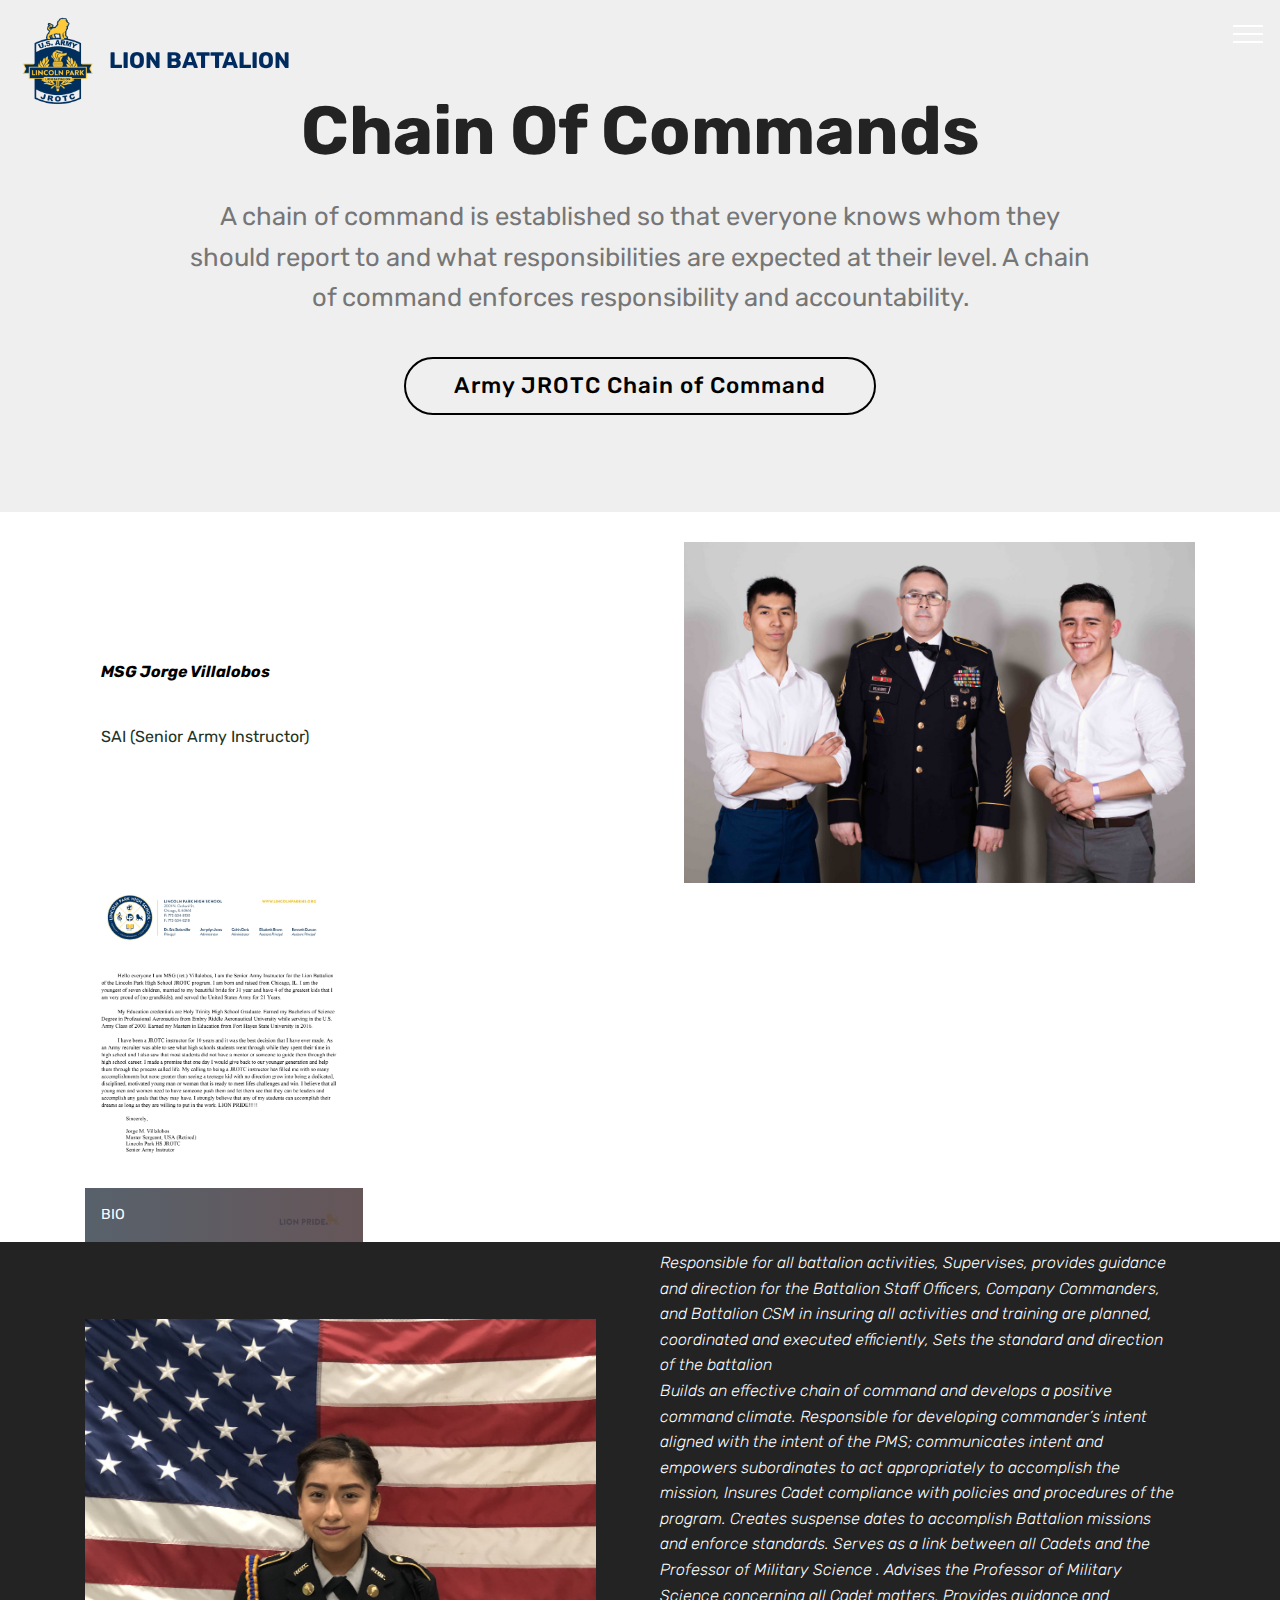
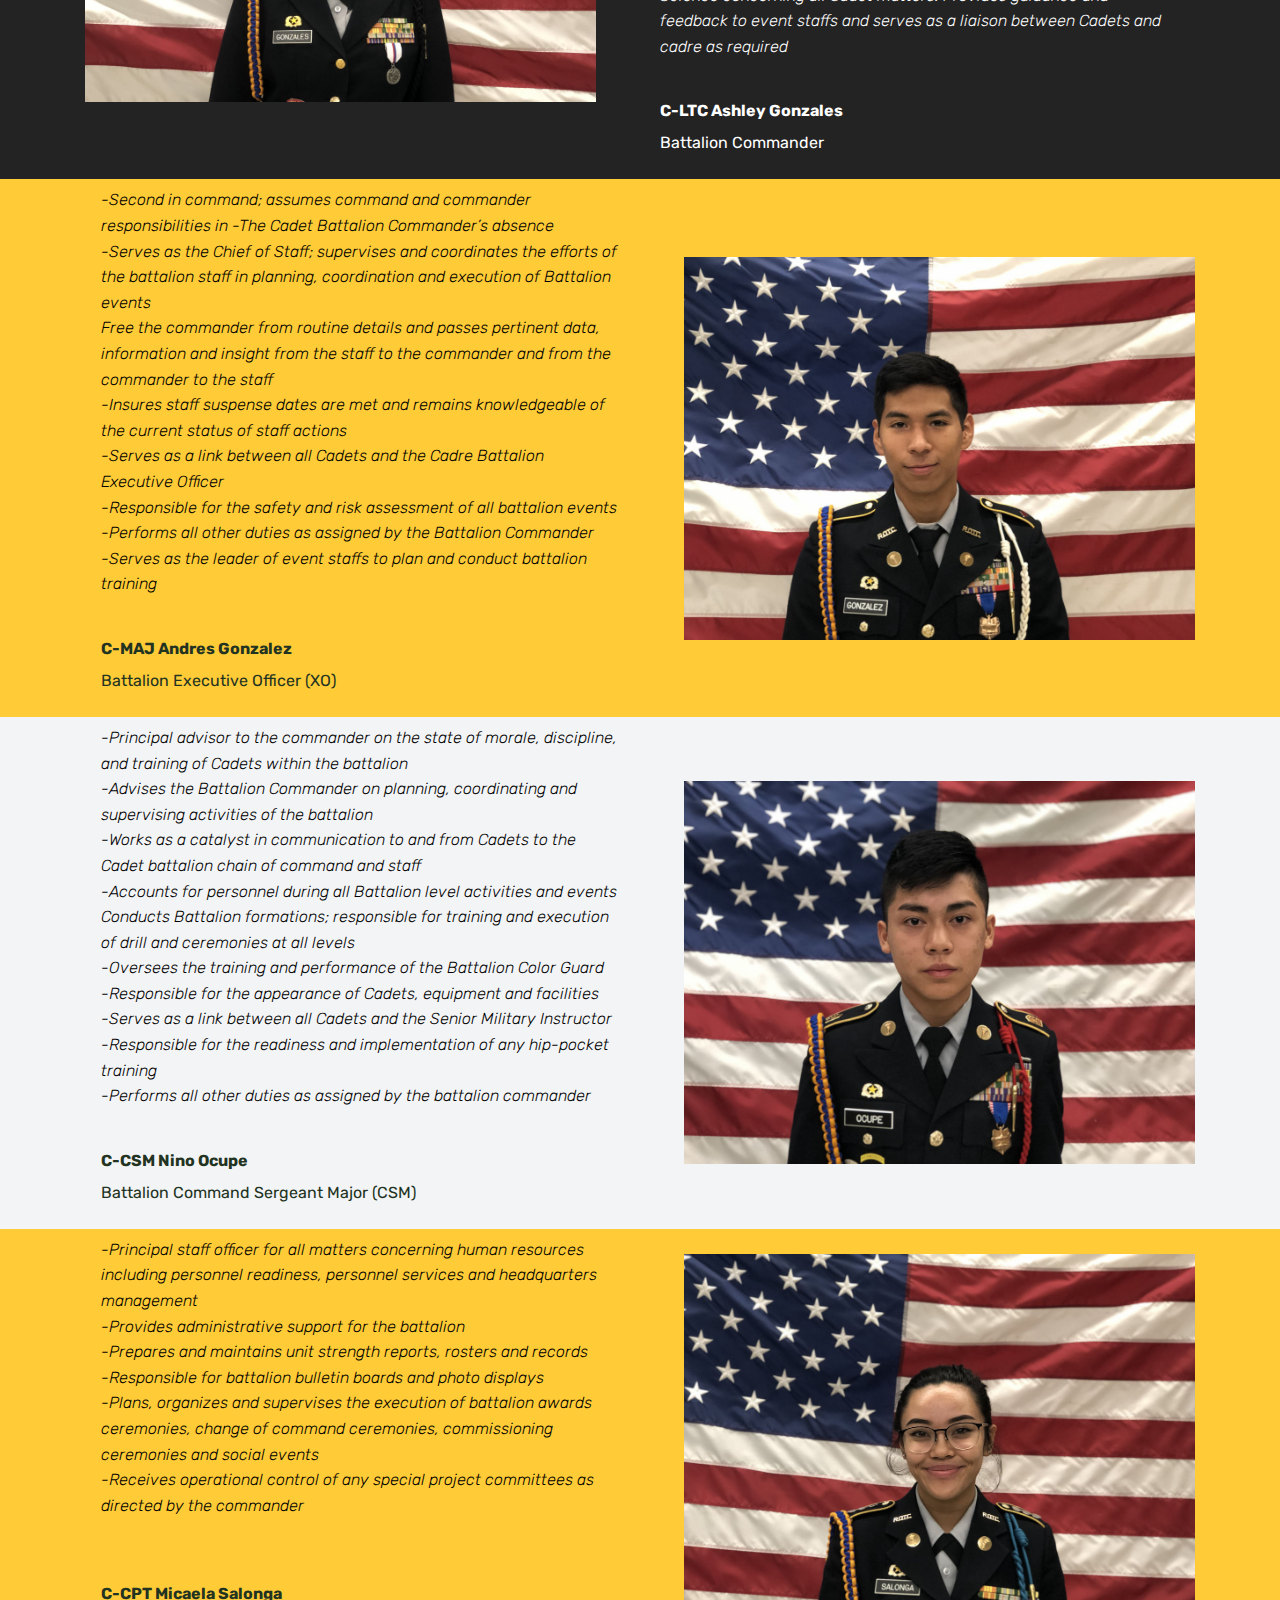
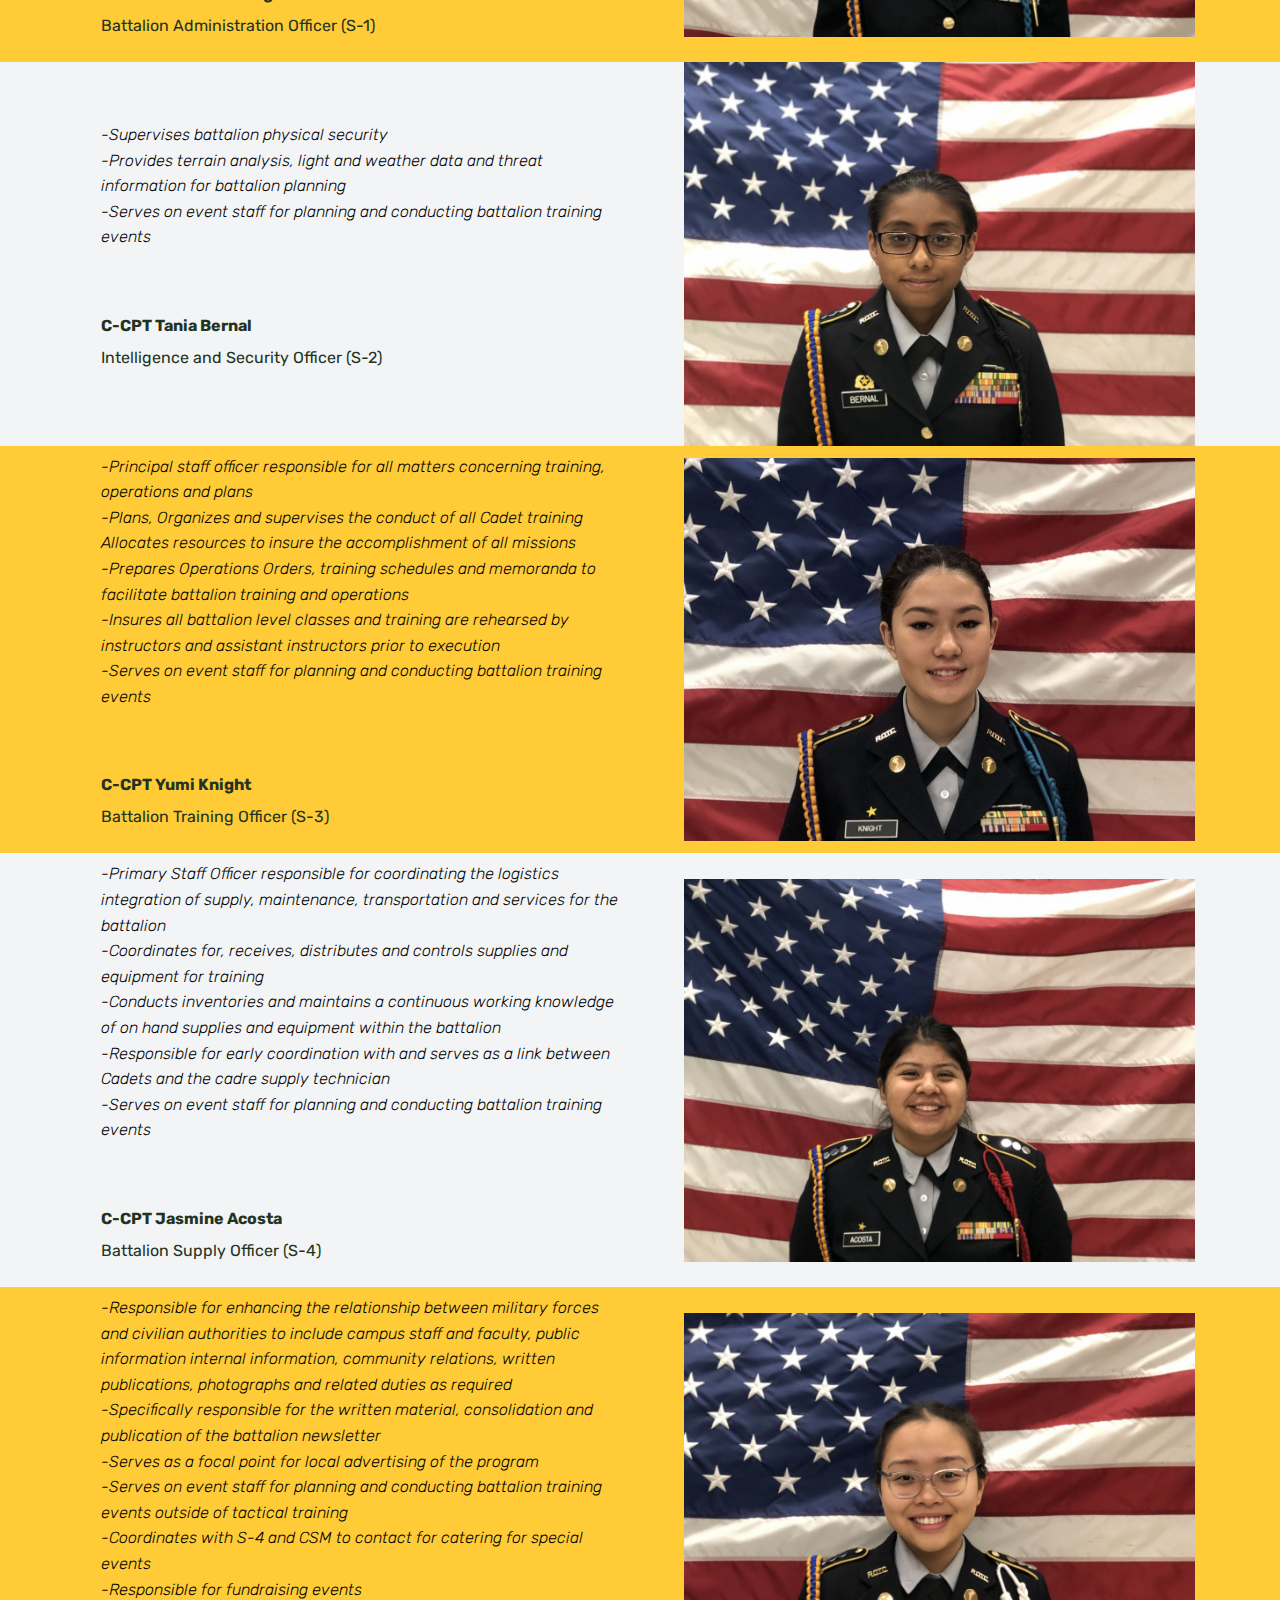
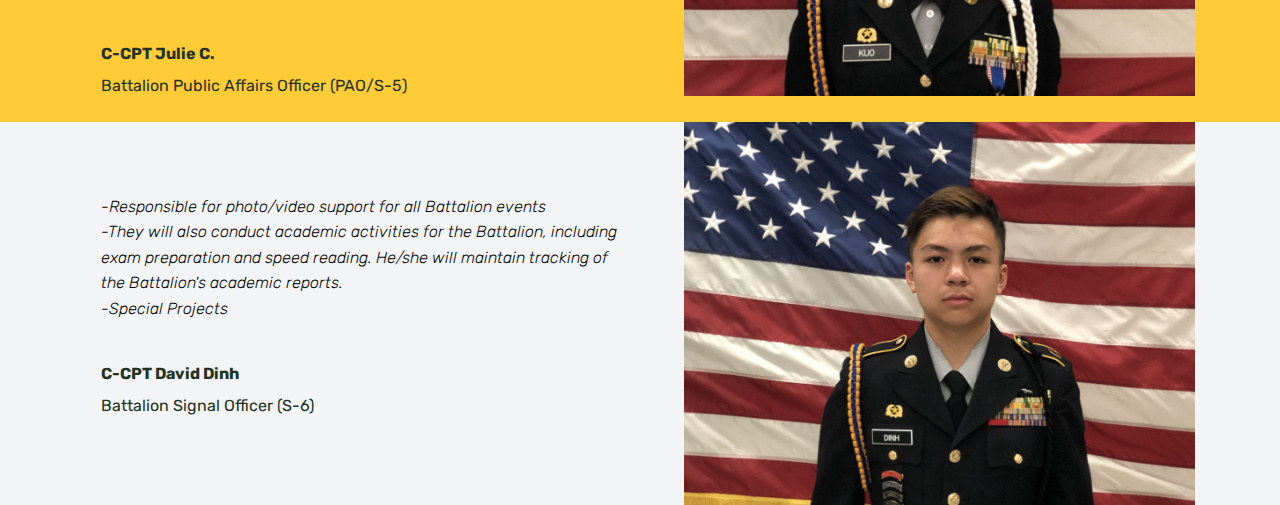
<file: page1.html>
<!DOCTYPE html>
<html  >
<head>
  <!-- Site made with Mobirise Website Builder v4.12.3, https://mobirise.com -->
  <meta charset="UTF-8">
  <meta http-equiv="X-UA-Compatible" content="IE=edge">
  <meta name="generator" content="Mobirise v4.12.3, mobirise.com">
  <meta name="viewport" content="width=device-width, initial-scale=1, minimum-scale=1">
  <link rel="shortcut icon" href="assets/images/imageedit-12-8898153004-122x161.png" type="image/x-icon">
  <meta name="description" content="Site Maker Description">
  
  
  <title>Chain Of Commands</title>
  <link rel="stylesheet" href="assets/web/assets/mobirise-icons2/mobirise2.css">
  <link rel="stylesheet" href="assets/web/assets/mobirise-icons-bold/mobirise-icons-bold.css">
  <link rel="stylesheet" href="assets/web/assets/mobirise-icons/mobirise-icons.css">
  <link rel="stylesheet" href="assets/bootstrap/css/bootstrap.min.css">
  <link rel="stylesheet" href="assets/bootstrap/css/bootstrap-grid.min.css">
  <link rel="stylesheet" href="assets/bootstrap/css/bootstrap-reboot.min.css">
  <link rel="stylesheet" href="assets/dropdown/css/style.css">
  <link rel="stylesheet" href="assets/tether/tether.min.css">
  <link rel="stylesheet" href="assets/theme/css/style.css">
  <link rel="stylesheet" href="assets/gallery/style.css">
  <link rel="preload" as="style" href="assets/mobirise/css/mbr-additional.css"><link rel="stylesheet" href="assets/mobirise/css/mbr-additional.css" type="text/css">
  
  
  
</head>
<body>
  <section class="header1 cid-rY1FTZ8uT7" id="header16-p">

    

    

    <div class="container">
        <div class="row justify-content-md-center">
            <div class="col-md-10 align-center">
                <h1 class="mbr-section-title mbr-bold pb-3 mbr-fonts-style display-1">
                    Chain Of Commands</h1>
                
                <p class="mbr-text pb-3 mbr-fonts-style display-5">
                    A chain of command is established so that everyone knows whom they should report to and what responsibilities are expected at their level. A chain of command enforces responsibility and accountability.
                </p>
                <div class="mbr-section-btn"><a class="btn btn-md btn-black-outline display-4" href="https://www.chicagojrotc.com/jrotc.jsp" target="_blank">Army JROTC Chain of Command</a></div>
            </div>
        </div>
    </div>

</section>

<section class="engine"><a href="https://mobirise.info/w">html5 templates</a></section><section class="testimonials3 cid-rYuNBjmmH0" id="testimonials3-3w">

    

    

    <div class="container">
        <div class="media-container-row">
            <div class="media-content px-3 align-self-center mbr-white py-2">
                <p class="mbr-text testimonial-text mbr-fonts-style display-7"><strong>MSG Jorge Villalobos</strong></p>
                <p class="mbr-author-name pt-4 mb-2 mbr-fonts-style display-7"><span style="font-weight: normal;">
                   SAI (Senior Army Instructor)
                </span></p>
                <p class="mbr-author-desc mbr-fonts-style display-7"></p>
            </div>

            <div class="mbr-figure pl-lg-5" style="width: 100%;">
              <img src="assets/images/lphs-military-ball-2020-681-1162x776.jpg" alt="" title="">
            </div>
        </div>
    </div>
</section>

<section class="mbr-gallery mbr-slider-carousel cid-rYuM9YYC0O" id="gallery1-3v">

    

    <div class="container">
        <div><!-- Filter --><!-- Gallery --><div class="mbr-gallery-row"><div class="mbr-gallery-layout-default"><div><div><div class="mbr-gallery-item mbr-gallery-item--p0" data-video-url="false" data-tags=""><div href="#lb-gallery1-3v" data-slide-to="0" data-toggle="modal"><img src="assets/images/msg-v-bio-2000x2588-800x1035.png" alt="" title=""><span class="icon-focus"></span><span class="mbr-gallery-title mbr-fonts-style display-7">BIO</span></div></div></div></div><div class="clearfix"></div></div></div><!-- Lightbox --><div data-app-prevent-settings="" class="mbr-slider modal fade carousel slide" tabindex="-1" data-keyboard="true" data-interval="false" id="lb-gallery1-3v"><div class="modal-dialog"><div class="modal-content"><div class="modal-body"><div class="carousel-inner"><div class="carousel-item active"><img src="assets/images/msg-v-bio-2000x2588.png" alt="" title=""></div></div><a class="carousel-control carousel-control-prev" role="button" data-slide="prev" href="#lb-gallery1-3v"><span class="mbri-left mbr-iconfont" aria-hidden="true"></span><span class="sr-only">Previous</span></a><a class="carousel-control carousel-control-next" role="button" data-slide="next" href="#lb-gallery1-3v"><span class="mbri-right mbr-iconfont" aria-hidden="true"></span><span class="sr-only">Next</span></a><a class="close" href="#" role="button" data-dismiss="modal"><span class="sr-only">Close</span></a></div></div></div></div></div>
    </div>

</section>

<section class="testimonials2 cid-rY1tvytqsN" id="testimonials2-f">

    

    

    <div class="container">
        <div class="media-container-row">
            <div class="mbr-figure pr-lg-5" style="width: 100%;">
              <img src="assets/images/img-1913-2-1162x871.jpg" alt="" title="">
            </div>
            <div class="media-content px-3 align-self-center mbr-white py-2">
                    <p class="mbr-text testimonial-text mbr-fonts-style display-7">Responsible for all battalion activities, Supervises, provides guidance and direction for the Battalion Staff Officers, Company Commanders, and Battalion CSM in insuring all activities and training are planned, coordinated and executed efficiently, Sets the standard and direction of the battalion
<br>Builds an effective chain of command and develops a positive command climate. Responsible for developing commander’s intent aligned with the intent of the PMS; communicates intent and empowers subordinates to act appropriately to accomplish the mission, Insures Cadet compliance with policies and procedures of the program. Creates suspense dates to accomplish Battalion missions and enforce standards. Serves as a link between all Cadets and the Professor of Military Science . Advises the Professor of Military Science concerning all Cadet matters. Provides guidance and feedback to event staffs and serves as a liaison between Cadets and cadre as required</p>
                    <p class="mbr-author-name pt-4 mb-2 mbr-fonts-style display-7">C-LTC Ashley Gonzales</p>
                    <p class="mbr-author-desc mbr-fonts-style display-7">Battalion Commander</p>
            </div>
        </div>
    </div>
</section>

<section class="testimonials3 cid-rY1tvI7NGt" id="testimonials3-g">

    

    

    <div class="container">
        <div class="media-container-row">
            <div class="media-content px-3 align-self-center mbr-white py-2">
                <p class="mbr-text testimonial-text mbr-fonts-style display-7">-Second in command; assumes command and commander responsibilities in -The Cadet Battalion Commander’s absence
<br>-Serves as the Chief of Staff; supervises and coordinates the efforts of the battalion staff in planning, coordination and execution of Battalion events
<br>Free the commander from routine details and passes pertinent data, information and insight from the staff to the commander and from the commander to the staff
<br>-Insures staff suspense dates are met and remains knowledgeable of the current status of staff actions
<br>-Serves as a link between all Cadets and the Cadre Battalion Executive Officer
<br>-Responsible for the safety and risk assessment of all battalion events
<br>-Performs all other duties as assigned by the Battalion Commander
<br>-Serves as the leader of event staffs to plan and conduct battalion training</p>
                <p class="mbr-author-name pt-4 mb-2 mbr-fonts-style display-7">C-MAJ Andres Gonzalez</p>
                <p class="mbr-author-desc mbr-fonts-style display-7">
                   Battalion Executive Officer (XO)
                </p>
            </div>

            <div class="mbr-figure pl-lg-5" style="width: 100%;">
              <img src="assets/images/img-1904-3-1162x871.jpg" alt="" title="">
            </div>
        </div>
    </div>
</section>

<section class="testimonials3 cid-rY1tvRVCg5" id="testimonials3-h">

    

    

    <div class="container">
        <div class="media-container-row">
            <div class="media-content px-3 align-self-center mbr-white py-2">
                <p class="mbr-text testimonial-text mbr-fonts-style display-7">-Principal advisor to the commander on the state of morale, discipline, and training of Cadets within the battalion
<br>-Advises the Battalion Commander on planning, coordinating and supervising activities of the battalion
<br>-Works as a catalyst in communication to and from Cadets to the Cadet battalion chain of command and staff
<br>-Accounts for personnel during all Battalion level activities and events
<br>Conducts Battalion formations; responsible for training and execution of drill and ceremonies at all levels
<br>-Oversees the training and performance of the Battalion Color Guard
<br>-Responsible for the appearance of Cadets, equipment and facilities
<br>-Serves as a link between all Cadets and the Senior Military Instructor
<br>-Responsible for the readiness and implementation of any hip-pocket training
<br>-Performs all other duties as assigned by the battalion commander</p>
                <p class="mbr-author-name pt-4 mb-2 mbr-fonts-style display-7">C-CSM Nino Ocupe
                </p>
                <p class="mbr-author-desc mbr-fonts-style display-7">
                   Battalion Command Sergeant Major (CSM)
                </p>
            </div>

            <div class="mbr-figure pl-lg-5" style="width: 100%;">
              <img src="assets/images/img-1893-2-1162x871.jpg" alt="" title="">
            </div>
        </div>
    </div>
</section>

<section class="testimonials3 cid-rY1twrRXjl" id="testimonials3-i">

    

    

    <div class="container">
        <div class="media-container-row">
            <div class="media-content px-3 align-self-center mbr-white py-2">
                <p class="mbr-text testimonial-text mbr-fonts-style display-7">-Principal staff officer for all matters concerning human resources including personnel readiness, personnel services and headquarters management
<br>-Provides administrative support for the battalion
<br>-Prepares and maintains unit strength reports, rosters and records
<br>-Responsible for battalion bulletin boards and photo displays
<br>-Plans, organizes and supervises the execution of battalion awards ceremonies, change of command ceremonies, commissioning ceremonies and social events
<br>-Receives operational control of any special project committees as directed by the commander</p>
                <p class="mbr-author-name pt-4 mb-2 mbr-fonts-style display-7"><br>C-CPT Micaela Salonga </p>
                <p class="mbr-author-desc mbr-fonts-style display-7">
                   Battalion Administration Officer (S-1)
                </p>
            </div>

            <div class="mbr-figure pl-lg-5" style="width: 100%;">
              <img src="assets/images/img-1928-2-1162x871.jpg" alt="" title="">
            </div>
        </div>
    </div>
</section>

<section class="testimonials3 cid-rY1twCoP7s" id="testimonials3-j">

    

    

    <div class="container">
        <div class="media-container-row">
            <div class="media-content px-3 align-self-center mbr-white py-2">
                <p class="mbr-text testimonial-text mbr-fonts-style display-7">-Supervises battalion physical security
<br>-Provides terrain analysis, light and weather data and threat information for battalion planning
<br>-Serves on event staff for planning and conducting battalion training events</p>
                <p class="mbr-author-name pt-4 mb-2 mbr-fonts-style display-7"><br>C-CPT Tania Bernal</p>
                <p class="mbr-author-desc mbr-fonts-style display-7">
                   Intelligence and Security Officer (S-2)
                </p>
            </div>

            <div class="mbr-figure pl-lg-5" style="width: 100%;">
              <img src="assets/images/img-1909-2-1162x871.jpg" alt="" title="">
            </div>
        </div>
    </div>
</section>

<section class="testimonials3 cid-rY1twNuOVz" id="testimonials3-k">

    

    

    <div class="container">
        <div class="media-container-row">
            <div class="media-content px-3 align-self-center mbr-white py-2">
                <p class="mbr-text testimonial-text mbr-fonts-style display-7">-Principal staff officer responsible for all matters concerning training, operations and plans
<br>-Plans, Organizes and supervises the conduct of all Cadet training
<br>Allocates resources to insure the accomplishment of all missions
<br>-Prepares Operations Orders, training schedules and memoranda to facilitate battalion training and operations
<br>-Insures all battalion level classes and training are rehearsed by instructors and assistant instructors prior to execution
<br>-Serves on event staff for planning and conducting battalion training events</p>
                <p class="mbr-author-name pt-4 mb-2 mbr-fonts-style display-7"><br>C-CPT Yumi Knight</p>
                <p class="mbr-author-desc mbr-fonts-style display-7">
                   Battalion Training Officer (S-3)
                </p>
            </div>

            <div class="mbr-figure pl-lg-5" style="width: 100%;">
              <img src="assets/images/img-1919-2-1162x871.jpeg" alt="" title="">
            </div>
        </div>
    </div>
</section>

<section class="testimonials3 cid-rY1zauMH4Z" id="testimonials3-m">

    

    

    <div class="container">
        <div class="media-container-row">
            <div class="media-content px-3 align-self-center mbr-white py-2">
                <p class="mbr-text testimonial-text mbr-fonts-style display-7">-Primary Staff Officer responsible for coordinating the logistics integration of supply, maintenance, transportation and services for the battalion
<br>-Coordinates for, receives, distributes and controls supplies and equipment for training
<br>-Conducts inventories and maintains a continuous working knowledge of on hand supplies and equipment within the battalion
<br>-Responsible for early coordination with and serves as a link between Cadets and the cadre supply technician
<br>-Serves on event staff for planning and conducting battalion training events</p>
                <p class="mbr-author-name pt-4 mb-2 mbr-fonts-style display-7"><br>C-CPT Jasmine Acosta</p>
                <p class="mbr-author-desc mbr-fonts-style display-7">
                   Battalion Supply Officer (S-4)
                </p>
            </div>

            <div class="mbr-figure pl-lg-5" style="width: 100%;">
              <img src="assets/images/img-1921-2-1162x871.jpg" alt="" title="">
            </div>
        </div>
    </div>
</section>

<section class="testimonials3 cid-rY1zcD87td" id="testimonials3-n">

    

    

    <div class="container">
        <div class="media-container-row">
            <div class="media-content px-3 align-self-center mbr-white py-2">
                <p class="mbr-text testimonial-text mbr-fonts-style display-7">-Responsible for enhancing the relationship between military forces and civilian authorities to include campus staff and faculty, public information internal information, community relations, written publications, photographs and related duties as required
<br>-Specifically responsible for the written material, consolidation and publication of the battalion newsletter
<br>-Serves as a focal point for local advertising of the program
<br>-Serves on event staff for planning and conducting battalion training events outside of tactical training
<br>-Coordinates with S-4 and CSM to contact for catering for special events
<br>-Responsible for fundraising events</p>
                <p class="mbr-author-name pt-4 mb-2 mbr-fonts-style display-7">
                   C-CPT Julie C.
                </p>
                <p class="mbr-author-desc mbr-fonts-style display-7">
                   Battalion Public Affairs Officer (PAO/S-5)
                </p>
            </div>

            <div class="mbr-figure pl-lg-5" style="width: 100%;">
              <img src="assets/images/img-1899-2-1162x871.jpg" alt="" title="">
            </div>
        </div>
    </div>
</section>

<section class="testimonials3 cid-rY1zcMEloH" id="testimonials3-o">

    

    

    <div class="container">
        <div class="media-container-row">
            <div class="media-content px-3 align-self-center mbr-white py-2">
                <p class="mbr-text testimonial-text mbr-fonts-style display-7">-Responsible for photo/video support for all Battalion events&nbsp;<br>-They will also conduct academic activities for the Battalion, including exam preparation and speed reading. He/she will maintain tracking of the Battalion's academic reports.<br>-Special Projects</p>
                <p class="mbr-author-name pt-4 mb-2 mbr-fonts-style display-7">
                   C-CPT David Dinh
                </p>
                <p class="mbr-author-desc mbr-fonts-style display-7">
                   Battalion Signal Officer (S-6)
                </p>
            </div>

            <div class="mbr-figure pl-lg-5" style="width: 100%;">
              <img src="assets/images/img-1941-2-1162x871.jpg" alt="" title="">
            </div>
        </div>
    </div>
</section>

<section class="menu cid-rYuS1NE63Q" once="menu" id="menu1-3x">

    

    <nav class="navbar navbar-expand beta-menu navbar-dropdown align-items-center navbar-fixed-top collapsed bg-color transparent">
        <button class="navbar-toggler navbar-toggler-right" type="button" data-toggle="collapse" data-target="#navbarSupportedContent" aria-controls="navbarSupportedContent" aria-expanded="false" aria-label="Toggle navigation">
            <div class="hamburger">
                <span></span>
                <span></span>
                <span></span>
                <span></span>
            </div>
        </button>
        <div class="menu-logo">
            <div class="navbar-brand">
                <span class="navbar-logo">
                    
                         <img src="assets/images/imageedit-12-8898153004-122x161.png" alt="Mobirise" title="" style="height: 6.6rem;">
                    
                </span>
                <span class="navbar-caption-wrap"><a class="navbar-caption text-primary display-4" href="index.html">LION BATTALION&nbsp;</a></span>
            </div>
        </div>
        <div class="collapse navbar-collapse" id="navbarSupportedContent">
            <ul class="navbar-nav nav-dropdown nav-right" data-app-modern-menu="true"><li class="nav-item">
                    <a class="nav-link link text-white display-4" href="index.html"><span class="mbri-home mbr-iconfont mbr-iconfont-btn" style="font-size: 30px;">&nbsp;Home</span>
                        </a>
                </li>
                <li class="nav-item"><a class="nav-link link text-white display-4" href="page4.html">
                        
                        Activities</a></li><li class="nav-item"><a class="nav-link link text-white display-4" href="page2.html#info4-t"><span class="mbri-search mbr-iconfont mbr-iconfont-btn" style="font-size: 30px;"></span>
                        
                        About Us
                    </a></li><li class="nav-item"><a class="nav-link link text-white display-4" href="page11.html#header2-3l"><span class="mbri-bookmark mbr-iconfont mbr-iconfont-btn" style="font-size: 30px;"></span>
                        
                        Books</a></li><li class="nav-item"><a class="nav-link link text-white display-4" href="page1.html"><span class="mbrib-users mbr-iconfont mbr-iconfont-btn" style="font-size: 30px;">&nbsp;Chain Of Command</span>
                        </a></li><li class="nav-item"><a class="nav-link link text-white display-4" href="page3.html">
                        
                        Cadet Reference</a></li><li class="nav-item"><a class="nav-link link text-white display-4" href="https://chicagojrotc.com/" target="_blank">
                        
                        Chicago JROTC</a></li><li class="nav-item"><a class="nav-link link text-white display-4" href="page5.html#header1-36"><span class="mobi-mbri mobi-mbri-calendar mbr-iconfont mbr-iconfont-btn" style="font-size: 30px;">&nbsp;Events</span>
                        </a></li><li class="nav-item"><a class="nav-link link text-white display-4" href="page10.html#header16-3f">
                        
                        Senior Quotes</a></li><li class="nav-item"><a class="nav-link link text-white display-4" href="page9.html#header2-39">
                        
                        Syllasbus</a></li></ul>
            
        </div>
    </nav>
</section>


  <script src="assets/web/assets/jquery/jquery.min.js"></script>
  <script src="assets/popper/popper.min.js"></script>
  <script src="assets/bootstrap/js/bootstrap.min.js"></script>
  <script src="assets/smoothscroll/smooth-scroll.js"></script>
  <script src="assets/bootstrapcarouselswipe/bootstrap-carousel-swipe.js"></script>
  <script src="assets/vimeoplayer/jquery.mb.vimeo_player.js"></script>
  <script src="assets/masonry/masonry.pkgd.min.js"></script>
  <script src="assets/imagesloaded/imagesloaded.pkgd.min.js"></script>
  <script src="assets/dropdown/js/nav-dropdown.js"></script>
  <script src="assets/dropdown/js/navbar-dropdown.js"></script>
  <script src="assets/touchswipe/jquery.touch-swipe.min.js"></script>
  <script src="assets/tether/tether.min.js"></script>
  <script src="assets/theme/js/script.js"></script>
  <script src="assets/gallery/player.min.js"></script>
  <script src="assets/gallery/script.js"></script>
  <script src="assets/slidervideo/script.js"></script>
  
  
</body>
</html>
</file>
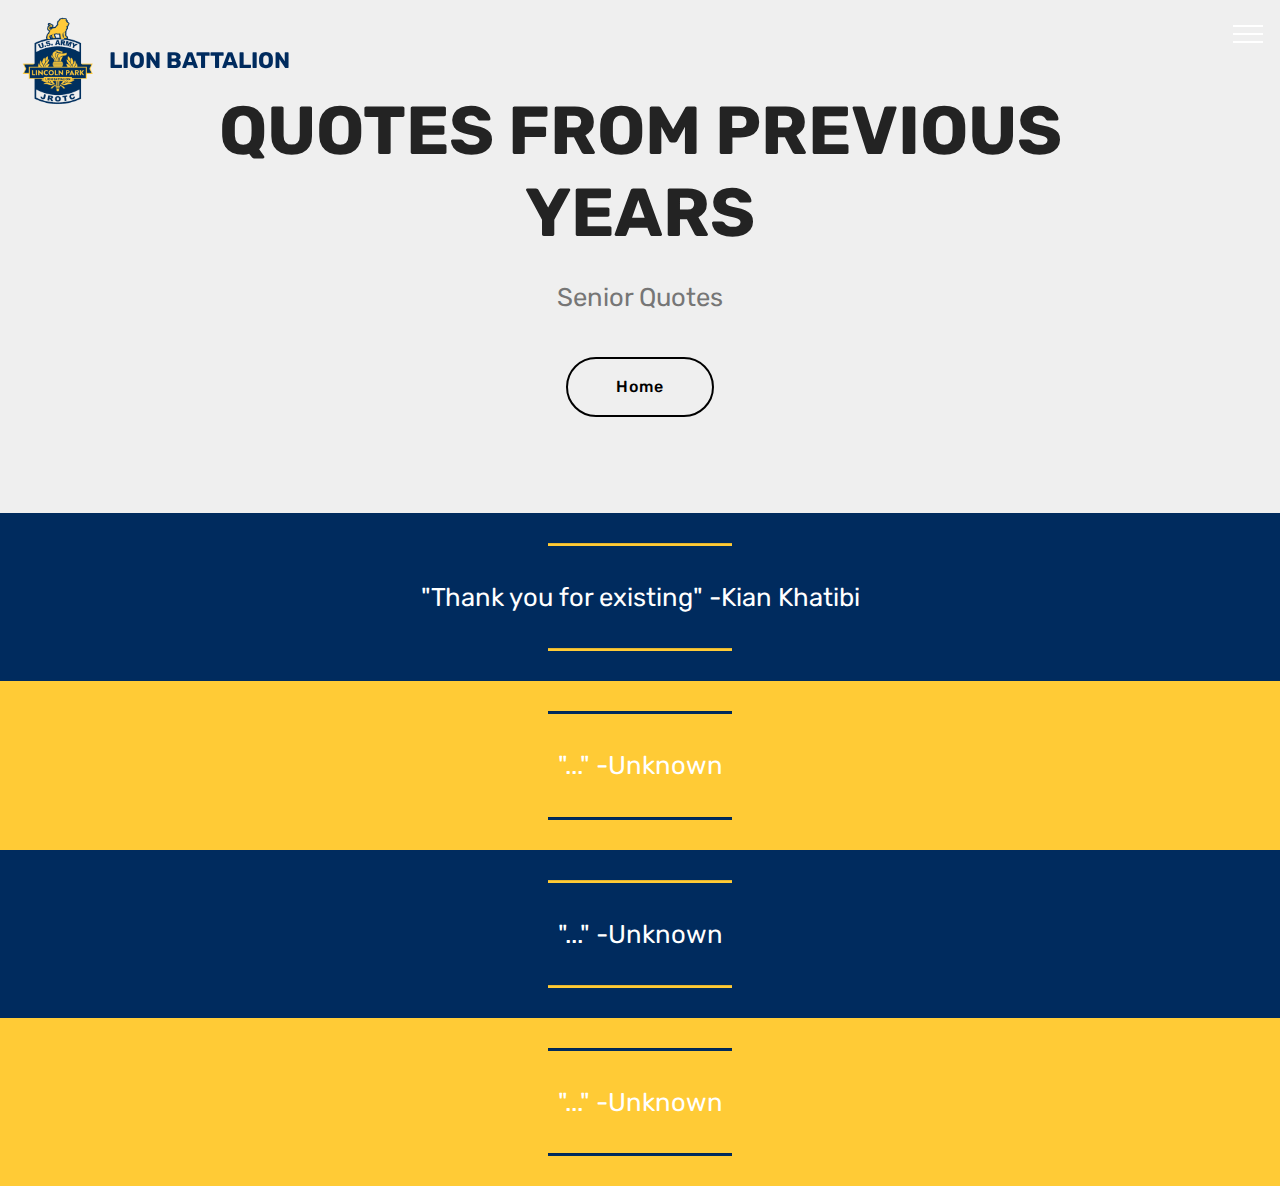
<file: page10.html>
<!DOCTYPE html>
<html  >
<head>
  <!-- Site made with Mobirise Website Builder v4.12.3, https://mobirise.com -->
  <meta charset="UTF-8">
  <meta http-equiv="X-UA-Compatible" content="IE=edge">
  <meta name="generator" content="Mobirise v4.12.3, mobirise.com">
  <meta name="viewport" content="width=device-width, initial-scale=1, minimum-scale=1">
  <link rel="shortcut icon" href="assets/images/imageedit-12-8898153004-122x161.png" type="image/x-icon">
  <meta name="description" content="Site Maker Description">
  
  
  <title>Senior Quotes</title>
  <link rel="stylesheet" href="assets/web/assets/mobirise-icons2/mobirise2.css">
  <link rel="stylesheet" href="assets/web/assets/mobirise-icons-bold/mobirise-icons-bold.css">
  <link rel="stylesheet" href="assets/web/assets/mobirise-icons/mobirise-icons.css">
  <link rel="stylesheet" href="assets/bootstrap/css/bootstrap.min.css">
  <link rel="stylesheet" href="assets/bootstrap/css/bootstrap-grid.min.css">
  <link rel="stylesheet" href="assets/bootstrap/css/bootstrap-reboot.min.css">
  <link rel="stylesheet" href="assets/dropdown/css/style.css">
  <link rel="stylesheet" href="assets/tether/tether.min.css">
  <link rel="stylesheet" href="assets/theme/css/style.css">
  <link rel="preload" as="style" href="assets/mobirise/css/mbr-additional.css"><link rel="stylesheet" href="assets/mobirise/css/mbr-additional.css" type="text/css">
  
  
  
</head>
<body>
  <section class="header1 cid-rYuAGus1Sx" id="header16-3f">

    

    

    <div class="container">
        <div class="row justify-content-md-center">
            <div class="col-md-10 align-center">
                <h1 class="mbr-section-title mbr-bold pb-3 mbr-fonts-style display-1">
                    QUOTES FROM PREVIOUS YEARS<br></h1>
                
                <p class="mbr-text pb-3 mbr-fonts-style display-5">
                    Senior Quotes</p>
                <div class="mbr-section-btn"><a class="btn btn-md btn-black-outline display-7" href="index.html#header2-1">Home</a></div>
            </div>
        </div>
    </div>

</section>

<section class="engine"><a href="https://mobirise.info/s">free bootstrap theme</a></section><section class="mbr-section article content10 cid-rYuAST0RSy" id="content10-3g">
    
     

    <div class="container">
        <div class="inner-container" style="width: 66%;">
            <hr class="line" style="width: 25%;">
            <div class="section-text align-center mbr-white mbr-fonts-style display-5">"Thank you for existing" -Kian Khatibi</div>
            <hr class="line" style="width: 25%;">
        </div>
    </div>
</section>

<section class="mbr-section article content10 cid-rYuAT9YkrX" id="content10-3h">
    
     

    <div class="container">
        <div class="inner-container" style="width: 66%;">
            <hr class="line" style="width: 25%;">
            <div class="section-text align-center mbr-white mbr-fonts-style display-5">"..." -Unknown</div>
            <hr class="line" style="width: 25%;">
        </div>
    </div>
</section>

<section class="mbr-section article content10 cid-rYuATrPjeN" id="content10-3i">
    
     

    <div class="container">
        <div class="inner-container" style="width: 66%;">
            <hr class="line" style="width: 25%;">
            <div class="section-text align-center mbr-white mbr-fonts-style display-5">"..." -Unknown</div>
            <hr class="line" style="width: 25%;">
        </div>
    </div>
</section>

<section class="mbr-section article content10 cid-rYuATNtpFM" id="content10-3j">
    
     

    <div class="container">
        <div class="inner-container" style="width: 66%;">
            <hr class="line" style="width: 25%;">
            <div class="section-text align-center mbr-white mbr-fonts-style display-5">"..." -Unknown</div>
            <hr class="line" style="width: 25%;">
        </div>
    </div>
</section>

<section class="menu cid-rYuS1NE63Q" once="menu" id="menu1-3x">

    

    <nav class="navbar navbar-expand beta-menu navbar-dropdown align-items-center navbar-fixed-top collapsed bg-color transparent">
        <button class="navbar-toggler navbar-toggler-right" type="button" data-toggle="collapse" data-target="#navbarSupportedContent" aria-controls="navbarSupportedContent" aria-expanded="false" aria-label="Toggle navigation">
            <div class="hamburger">
                <span></span>
                <span></span>
                <span></span>
                <span></span>
            </div>
        </button>
        <div class="menu-logo">
            <div class="navbar-brand">
                <span class="navbar-logo">
                    
                         <img src="assets/images/imageedit-12-8898153004-122x161.png" alt="Mobirise" title="" style="height: 6.6rem;">
                    
                </span>
                <span class="navbar-caption-wrap"><a class="navbar-caption text-primary display-4" href="index.html">LION BATTALION&nbsp;</a></span>
            </div>
        </div>
        <div class="collapse navbar-collapse" id="navbarSupportedContent">
            <ul class="navbar-nav nav-dropdown nav-right" data-app-modern-menu="true"><li class="nav-item">
                    <a class="nav-link link text-white display-4" href="index.html"><span class="mbri-home mbr-iconfont mbr-iconfont-btn" style="font-size: 30px;">&nbsp;Home</span>
                        </a>
                </li>
                <li class="nav-item"><a class="nav-link link text-white display-4" href="page4.html">
                        
                        Activities</a></li><li class="nav-item"><a class="nav-link link text-white display-4" href="page2.html#info4-t"><span class="mbri-search mbr-iconfont mbr-iconfont-btn" style="font-size: 30px;"></span>
                        
                        About Us
                    </a></li><li class="nav-item"><a class="nav-link link text-white display-4" href="page11.html#header2-3l"><span class="mbri-bookmark mbr-iconfont mbr-iconfont-btn" style="font-size: 30px;"></span>
                        
                        Books</a></li><li class="nav-item"><a class="nav-link link text-white display-4" href="page1.html"><span class="mbrib-users mbr-iconfont mbr-iconfont-btn" style="font-size: 30px;">&nbsp;Chain Of Command</span>
                        </a></li><li class="nav-item"><a class="nav-link link text-white display-4" href="page3.html">
                        
                        Cadet Reference</a></li><li class="nav-item"><a class="nav-link link text-white display-4" href="https://chicagojrotc.com/" target="_blank">
                        
                        Chicago JROTC</a></li><li class="nav-item"><a class="nav-link link text-white display-4" href="page5.html#header1-36"><span class="mobi-mbri mobi-mbri-calendar mbr-iconfont mbr-iconfont-btn" style="font-size: 30px;">&nbsp;Events</span>
                        </a></li><li class="nav-item"><a class="nav-link link text-white display-4" href="page10.html#header16-3f">
                        
                        Senior Quotes</a></li><li class="nav-item"><a class="nav-link link text-white display-4" href="page9.html#header2-39">
                        
                        Syllasbus</a></li></ul>
            
        </div>
    </nav>
</section>


  <script src="assets/web/assets/jquery/jquery.min.js"></script>
  <script src="assets/popper/popper.min.js"></script>
  <script src="assets/bootstrap/js/bootstrap.min.js"></script>
  <script src="assets/dropdown/js/nav-dropdown.js"></script>
  <script src="assets/dropdown/js/navbar-dropdown.js"></script>
  <script src="assets/touchswipe/jquery.touch-swipe.min.js"></script>
  <script src="assets/tether/tether.min.js"></script>
  <script src="assets/smoothscroll/smooth-scroll.js"></script>
  <script src="assets/theme/js/script.js"></script>
  
  
</body>
</html>
</file>
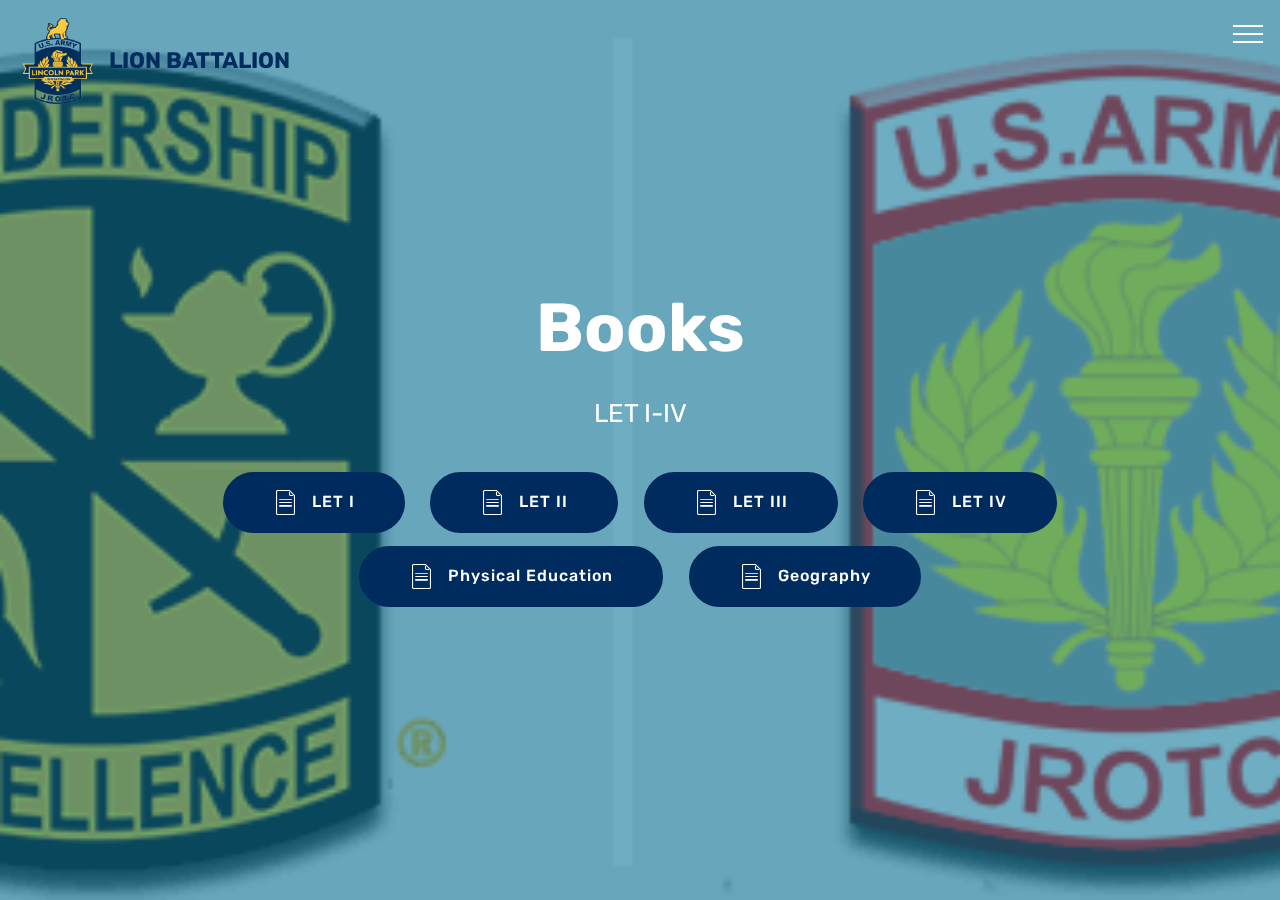
<file: page11.html>
<!DOCTYPE html>
<html  >
<head>
  <!-- Site made with Mobirise Website Builder v4.12.3, https://mobirise.com -->
  <meta charset="UTF-8">
  <meta http-equiv="X-UA-Compatible" content="IE=edge">
  <meta name="generator" content="Mobirise v4.12.3, mobirise.com">
  <meta name="viewport" content="width=device-width, initial-scale=1, minimum-scale=1">
  <link rel="shortcut icon" href="assets/images/imageedit-12-8898153004-122x161.png" type="image/x-icon">
  <meta name="description" content="Site Generator Description">
  
  
  <title>Books</title>
  <link rel="stylesheet" href="assets/web/assets/mobirise-icons2/mobirise2.css">
  <link rel="stylesheet" href="assets/web/assets/mobirise-icons-bold/mobirise-icons-bold.css">
  <link rel="stylesheet" href="assets/web/assets/mobirise-icons/mobirise-icons.css">
  <link rel="stylesheet" href="assets/bootstrap/css/bootstrap.min.css">
  <link rel="stylesheet" href="assets/bootstrap/css/bootstrap-grid.min.css">
  <link rel="stylesheet" href="assets/bootstrap/css/bootstrap-reboot.min.css">
  <link rel="stylesheet" href="assets/dropdown/css/style.css">
  <link rel="stylesheet" href="assets/tether/tether.min.css">
  <link rel="stylesheet" href="assets/theme/css/style.css">
  <link rel="preload" as="style" href="assets/mobirise/css/mbr-additional.css"><link rel="stylesheet" href="assets/mobirise/css/mbr-additional.css" type="text/css">
  
  
  
</head>
<body>
  <section class="cid-rYuBi5DHvo mbr-fullscreen mbr-parallax-background" id="header2-3l">

    

    <div class="mbr-overlay" style="opacity: 0.6; background-color: rgb(15, 118, 153);"></div>

    <div class="container align-center">
        <div class="row justify-content-md-center">
            <div class="mbr-white col-md-10">
                <h1 class="mbr-section-title mbr-bold pb-3 mbr-fonts-style display-1">
                    Books</h1>
                
                <p class="mbr-text pb-3 mbr-fonts-style display-5">
                    LET I-IV</p>
                <div class="mbr-section-btn"><a class="btn btn-md btn-primary display-7" href="https://4.files.edl.io/ecb1/09/05/18/143916-d38ac2a1-c95c-4db9-a2f6-de5c0bb071a9.pdf" target="_blank"><span class="mbri-file mbr-iconfont mbr-iconfont-btn" style="font-size: 25px;"></span>LET I</a>  <a class="btn btn-md btn-primary display-7" href="https://4.files.edl.io/b52d/09/05/18/143958-02def758-5d4c-4728-a55c-bbd4261437de.pdf" target="_blank"><span class="mbri-file mbr-iconfont mbr-iconfont-btn" style="font-size: 25px;"></span>LET II</a> <a class="btn btn-md btn-primary display-7" href="https://4.files.edl.io/4280/04/03/20/011813-733cb91c-caf1-4896-9e7d-897d258f4722.pdf" target="_blank"><span class="mbri-file mbr-iconfont mbr-iconfont-btn" style="font-size: 25px;"></span>LET III</a> <a class="btn btn-md btn-primary display-7" href="https://4.files.edl.io/13a1/04/03/20/011830-6ae27caf-0909-4316-9340-5b627472d241.pdf" target="_blank"><span class="mbri-file mbr-iconfont mbr-iconfont-btn" style="font-size: 25px;"></span>LET IV</a>    <a class="btn btn-md btn-primary display-7" href="https://4.files.edl.io/efba/04/03/20/011855-9604eac2-ab1b-49bf-8201-c7e8027b1177.pdf" target="_blank"><span class="mbri-file mbr-iconfont mbr-iconfont-btn" style="font-size: 25px;"></span>Physical Education</a> <a class="btn btn-md btn-primary display-7" href="https://4.files.edl.io/891d/04/03/20/011756-557f0b5b-1a09-4084-90cb-2042068cd641.pdf" target="_blank"><span class="mbri-file mbr-iconfont mbr-iconfont-btn" style="font-size: 25px;"></span>Geography</a></div>
            </div>
        </div>
    </div>
    
</section>

<section class="engine"><a href="https://mobirise.info/x">css templates</a></section><section class="menu cid-rYuS1NE63Q" once="menu" id="menu1-3x">

    

    <nav class="navbar navbar-expand beta-menu navbar-dropdown align-items-center navbar-fixed-top collapsed bg-color transparent">
        <button class="navbar-toggler navbar-toggler-right" type="button" data-toggle="collapse" data-target="#navbarSupportedContent" aria-controls="navbarSupportedContent" aria-expanded="false" aria-label="Toggle navigation">
            <div class="hamburger">
                <span></span>
                <span></span>
                <span></span>
                <span></span>
            </div>
        </button>
        <div class="menu-logo">
            <div class="navbar-brand">
                <span class="navbar-logo">
                    
                         <img src="assets/images/imageedit-12-8898153004-122x161.png" alt="Mobirise" title="" style="height: 6.6rem;">
                    
                </span>
                <span class="navbar-caption-wrap"><a class="navbar-caption text-primary display-4" href="index.html">LION BATTALION&nbsp;</a></span>
            </div>
        </div>
        <div class="collapse navbar-collapse" id="navbarSupportedContent">
            <ul class="navbar-nav nav-dropdown nav-right" data-app-modern-menu="true"><li class="nav-item">
                    <a class="nav-link link text-white display-4" href="index.html"><span class="mbri-home mbr-iconfont mbr-iconfont-btn" style="font-size: 30px;">&nbsp;Home</span>
                        </a>
                </li>
                <li class="nav-item"><a class="nav-link link text-white display-4" href="page4.html">
                        
                        Activities</a></li><li class="nav-item"><a class="nav-link link text-white display-4" href="page2.html#info4-t"><span class="mbri-search mbr-iconfont mbr-iconfont-btn" style="font-size: 30px;"></span>
                        
                        About Us
                    </a></li><li class="nav-item"><a class="nav-link link text-white display-4" href="page11.html#header2-3l"><span class="mbri-bookmark mbr-iconfont mbr-iconfont-btn" style="font-size: 30px;"></span>
                        
                        Books</a></li><li class="nav-item"><a class="nav-link link text-white display-4" href="page1.html"><span class="mbrib-users mbr-iconfont mbr-iconfont-btn" style="font-size: 30px;">&nbsp;Chain Of Command</span>
                        </a></li><li class="nav-item"><a class="nav-link link text-white display-4" href="page3.html">
                        
                        Cadet Reference</a></li><li class="nav-item"><a class="nav-link link text-white display-4" href="https://chicagojrotc.com/" target="_blank">
                        
                        Chicago JROTC</a></li><li class="nav-item"><a class="nav-link link text-white display-4" href="page5.html#header1-36"><span class="mobi-mbri mobi-mbri-calendar mbr-iconfont mbr-iconfont-btn" style="font-size: 30px;">&nbsp;Events</span>
                        </a></li><li class="nav-item"><a class="nav-link link text-white display-4" href="page10.html#header16-3f">
                        
                        Senior Quotes</a></li><li class="nav-item"><a class="nav-link link text-white display-4" href="page9.html#header2-39">
                        
                        Syllasbus</a></li></ul>
            
        </div>
    </nav>
</section>


  <script src="assets/web/assets/jquery/jquery.min.js"></script>
  <script src="assets/popper/popper.min.js"></script>
  <script src="assets/bootstrap/js/bootstrap.min.js"></script>
  <script src="assets/smoothscroll/smooth-scroll.js"></script>
  <script src="assets/dropdown/js/nav-dropdown.js"></script>
  <script src="assets/dropdown/js/navbar-dropdown.js"></script>
  <script src="assets/touchswipe/jquery.touch-swipe.min.js"></script>
  <script src="assets/tether/tether.min.js"></script>
  <script src="assets/parallax/jarallax.min.js"></script>
  <script src="assets/theme/js/script.js"></script>
  
  
</body>
</html>
</file>
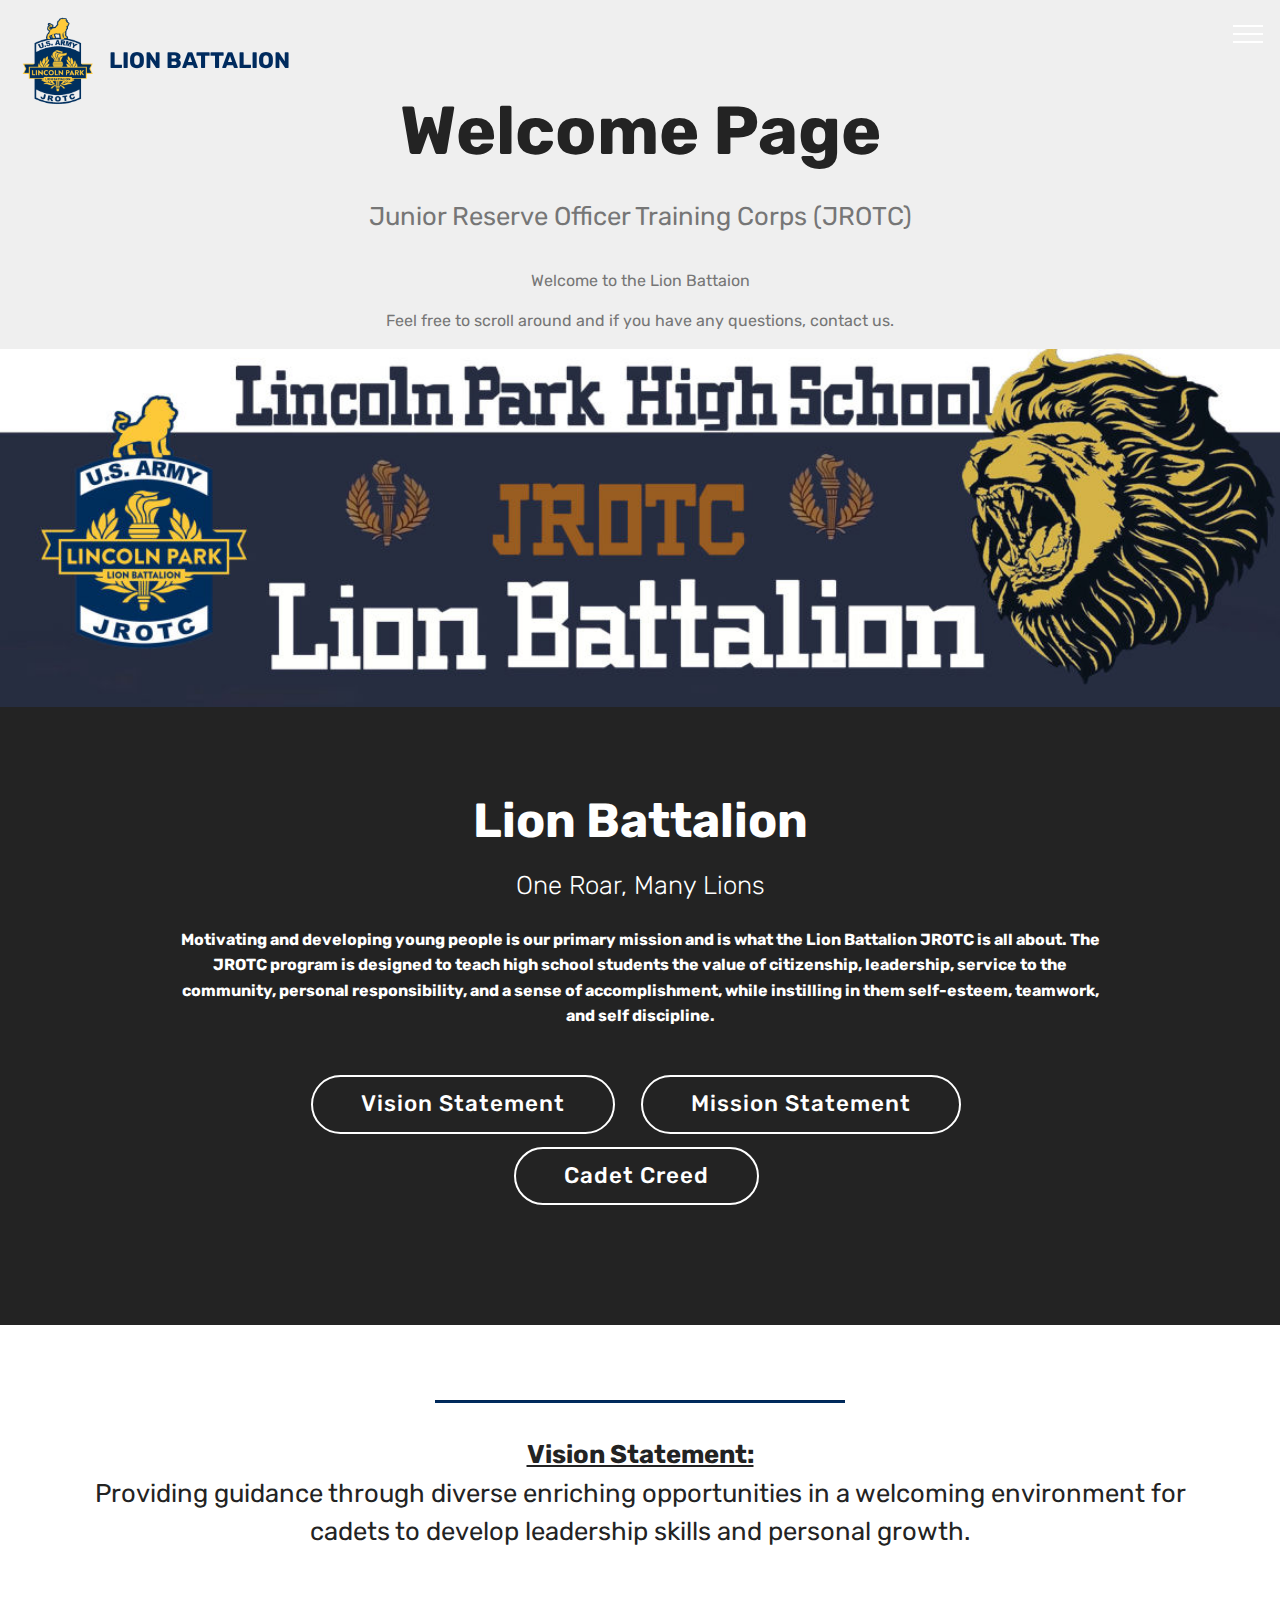
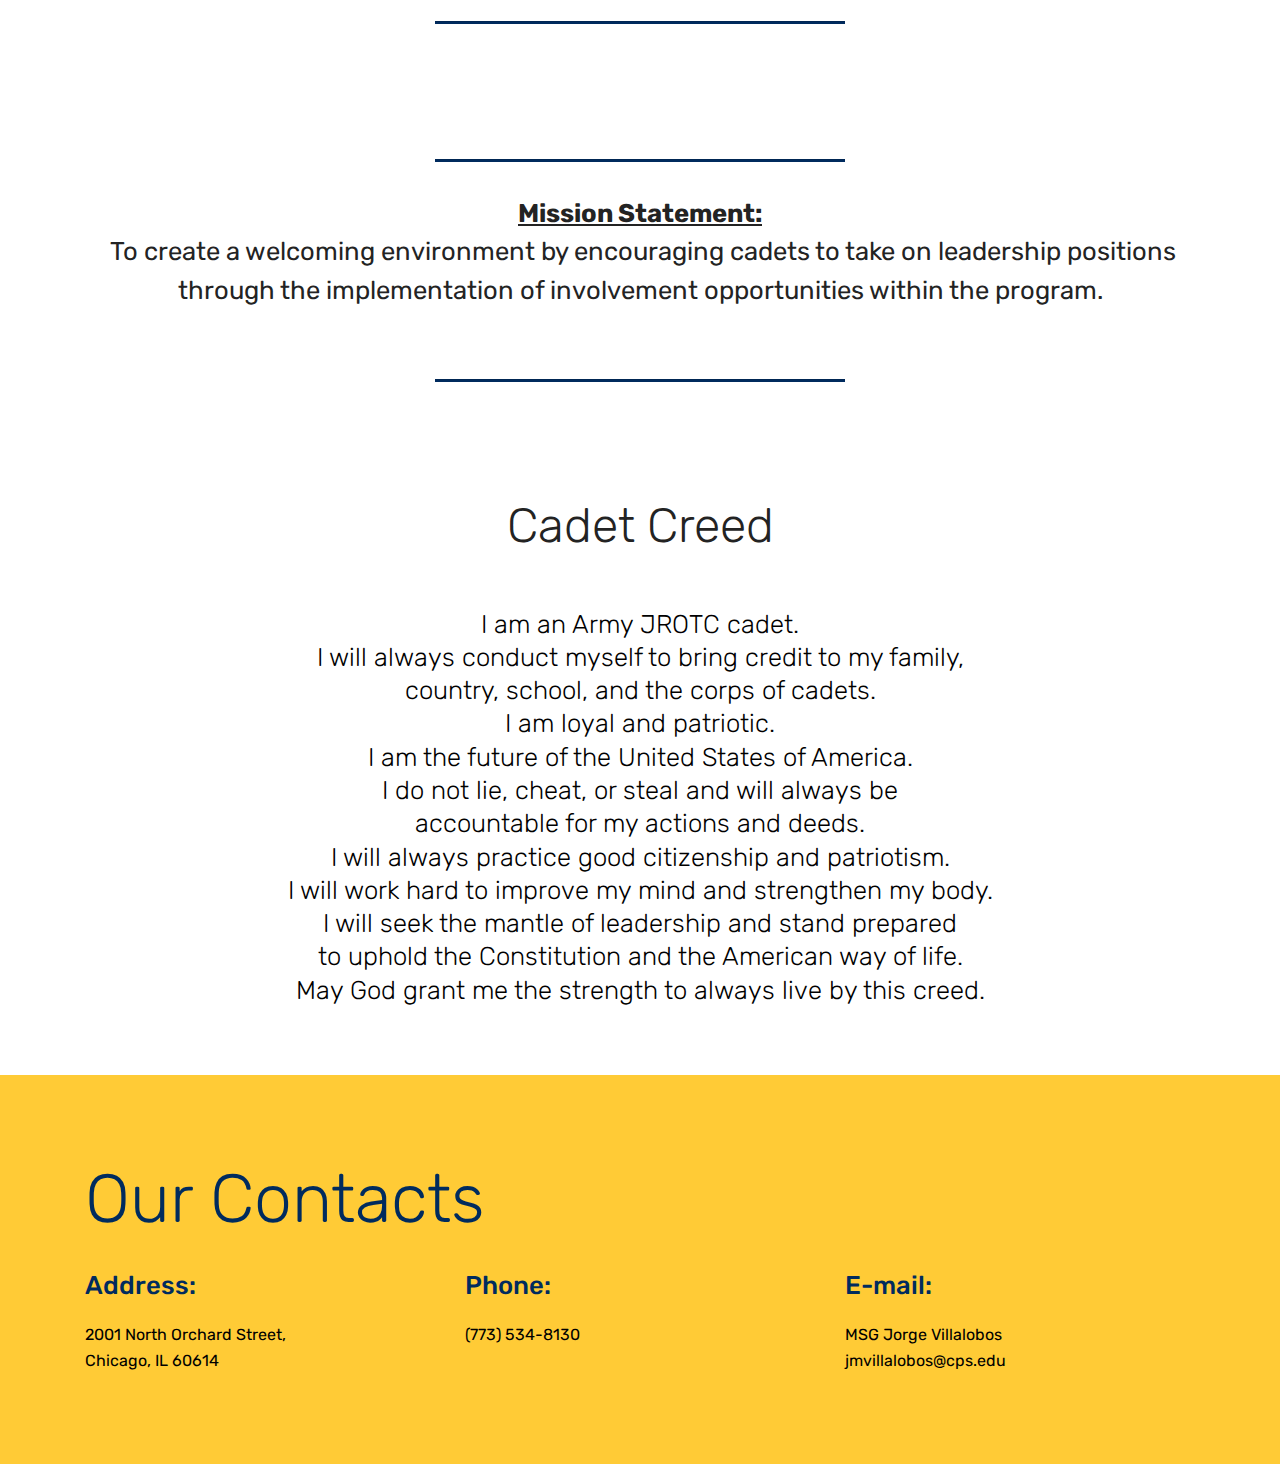
<file: page2.html>
<!DOCTYPE html>
<html  >
<head>
  <!-- Site made with Mobirise Website Builder v4.12.3, https://mobirise.com -->
  <meta charset="UTF-8">
  <meta http-equiv="X-UA-Compatible" content="IE=edge">
  <meta name="generator" content="Mobirise v4.12.3, mobirise.com">
  <meta name="viewport" content="width=device-width, initial-scale=1, minimum-scale=1">
  <link rel="shortcut icon" href="assets/images/imageedit-12-8898153004-122x161.png" type="image/x-icon">
  <meta name="description" content="Web Site Generator Description">
  
  
  <title>Welcome Page</title>
  <link rel="stylesheet" href="assets/web/assets/mobirise-icons2/mobirise2.css">
  <link rel="stylesheet" href="assets/web/assets/mobirise-icons-bold/mobirise-icons-bold.css">
  <link rel="stylesheet" href="assets/web/assets/mobirise-icons/mobirise-icons.css">
  <link rel="stylesheet" href="assets/bootstrap/css/bootstrap.min.css">
  <link rel="stylesheet" href="assets/bootstrap/css/bootstrap-grid.min.css">
  <link rel="stylesheet" href="assets/bootstrap/css/bootstrap-reboot.min.css">
  <link rel="stylesheet" href="assets/dropdown/css/style.css">
  <link rel="stylesheet" href="assets/tether/tether.min.css">
  <link rel="stylesheet" href="assets/theme/css/style.css">
  <link rel="preload" as="style" href="assets/mobirise/css/mbr-additional.css"><link rel="stylesheet" href="assets/mobirise/css/mbr-additional.css" type="text/css">
  
  
  
</head>
<body>
  <section class="menu cid-rYuS1NE63Q" once="menu" id="menu1-3x">

    

    <nav class="navbar navbar-expand beta-menu navbar-dropdown align-items-center navbar-fixed-top collapsed bg-color transparent">
        <button class="navbar-toggler navbar-toggler-right" type="button" data-toggle="collapse" data-target="#navbarSupportedContent" aria-controls="navbarSupportedContent" aria-expanded="false" aria-label="Toggle navigation">
            <div class="hamburger">
                <span></span>
                <span></span>
                <span></span>
                <span></span>
            </div>
        </button>
        <div class="menu-logo">
            <div class="navbar-brand">
                <span class="navbar-logo">
                    
                         <img src="assets/images/imageedit-12-8898153004-122x161.png" alt="Mobirise" title="" style="height: 6.6rem;">
                    
                </span>
                <span class="navbar-caption-wrap"><a class="navbar-caption text-primary display-4" href="index.html">LION BATTALION&nbsp;</a></span>
            </div>
        </div>
        <div class="collapse navbar-collapse" id="navbarSupportedContent">
            <ul class="navbar-nav nav-dropdown nav-right" data-app-modern-menu="true"><li class="nav-item">
                    <a class="nav-link link text-white display-4" href="index.html"><span class="mbri-home mbr-iconfont mbr-iconfont-btn" style="font-size: 30px;">&nbsp;Home</span>
                        </a>
                </li>
                <li class="nav-item"><a class="nav-link link text-white display-4" href="page4.html">
                        
                        Activities</a></li><li class="nav-item"><a class="nav-link link text-white display-4" href="page2.html#info4-t"><span class="mbri-search mbr-iconfont mbr-iconfont-btn" style="font-size: 30px;"></span>
                        
                        About Us
                    </a></li><li class="nav-item"><a class="nav-link link text-white display-4" href="page11.html#header2-3l"><span class="mbri-bookmark mbr-iconfont mbr-iconfont-btn" style="font-size: 30px;"></span>
                        
                        Books</a></li><li class="nav-item"><a class="nav-link link text-white display-4" href="page1.html"><span class="mbrib-users mbr-iconfont mbr-iconfont-btn" style="font-size: 30px;">&nbsp;Chain Of Command</span>
                        </a></li><li class="nav-item"><a class="nav-link link text-white display-4" href="page3.html">
                        
                        Cadet Reference</a></li><li class="nav-item"><a class="nav-link link text-white display-4" href="https://chicagojrotc.com/" target="_blank">
                        
                        Chicago JROTC</a></li><li class="nav-item"><a class="nav-link link text-white display-4" href="page5.html#header1-36"><span class="mobi-mbri mobi-mbri-calendar mbr-iconfont mbr-iconfont-btn" style="font-size: 30px;">&nbsp;Events</span>
                        </a></li><li class="nav-item"><a class="nav-link link text-white display-4" href="page10.html#header16-3f">
                        
                        Senior Quotes</a></li><li class="nav-item"><a class="nav-link link text-white display-4" href="page9.html#header2-39">
                        
                        Syllasbus</a></li></ul>
            
        </div>
    </nav>
</section>

<section class="engine"><a href="https://mobirise.info/x">free css templates</a></section><section class="header1 cid-rY1JmTM3n8" id="header16-r">

    

    

    <div class="container">
        <div class="row justify-content-md-center">
            <div class="col-md-10 align-center">
                <h1 class="mbr-section-title mbr-bold pb-3 mbr-fonts-style display-1">
                    Welcome Page</h1>
                
                <p class="mbr-text pb-3 mbr-fonts-style display-5">Junior Reserve Officer Training Corps (JROTC)</p><p>Welcome to the Lion Battaion</p><p>Feel free to scroll around and if you have any questions, contact us.</p>
                
            </div>
        </div>
    </div>

</section>

<section class="cid-rY1JVbOSnE" id="image2-s">

    

    <figure class="mbr-figure">
        <div class="image-block" style="width: 52%;">
            <img src="assets/images/untitled-artwork-1156x324.jpg" alt="Mobirise" title="">
            <figcaption class="mbr-figure-caption mbr-figure-caption-over">
                <div class="pb-5 px-3 mbr-white align-center mbr-fonts-style display-1"></div>
            </figcaption>
        </div>
    </figure>
</section>

<section class="mbr-section info4 cid-rY1KrFNw5n" data-bg-video="http://www.youtube.com/watch?v=uNCr7NdOJgw" id="info4-t">

    

    <div class="mbr-overlay" style="opacity: 1; background-color: rgb(35, 35, 35);">
    </div>
    <div class="container">
        <div class="justify-content-center row">
            <div class="media-container-column title col-12 col-md-10">
                <h2 class="align-right mbr-bold mbr-white pb-3 mbr-fonts-style display-2">Lion Battalion</h2>
                <h3 class="mbr-section-subtitle align-right mbr-light mbr-white pb-3 mbr-fonts-style display-5">
                    One Roar, Many Lions</h3>
                <p class="mbr-text align-right mbr-white mbr-fonts-style display-7"><strong>
                    Motivating and developing young people is our primary mission&nbsp;and is what the Lion Battalion JROTC is all about.&nbsp;The JROTC program is designed to teach high school students the value of citizenship, leadership, service to the community, personal responsibility, and a sense of accomplishment, while instilling in them self-esteem, teamwork, and self discipline.</strong></p>
                <div class="mbr-section-btn align-right py-4"><a class="btn btn-white-outline display-4" href="page2.html#content9-v">Vision Statement</a>
                    <a class="btn btn-white-outline display-4" href="page2.html#content9-x">Mission Statement</a> <a class="btn btn-white-outline display-4" href="page2.html#content4-z">Cadet Creed</a></div>
            </div>
        </div>
    </div>
</section>

<section class="mbr-section article content9 cid-rY1LrtwFto" id="content9-v">
    
     

    <div class="container">
        <div class="inner-container" style="width: 100%;">
            <hr class="line" style="width: 37%;">
            <div class="section-text align-center mbr-fonts-style display-5"><u><strong>Vision Statement: </strong></u>
<div>Providing guidance through diverse enriching opportunities in a welcoming environment for cadets to develop leadership skills and personal growth.
</div><div><br></div></div>
            <hr class="line" style="width: 37%;">
        </div>
        </div>
</section>

<section class="mbr-section article content9 cid-rY1Lv6QnwV" id="content9-x">
    
     

    <div class="container">
        <div class="inner-container" style="width: 100%;">
            <hr class="line" style="width: 37%;">
            <div class="section-text align-center mbr-fonts-style display-5"><strong><u>Mission Statement:
</u></strong><div>&nbsp;To create a welcoming environment by encouraging cadets to take on leadership positions through the implementation of involvement opportunities within the program.
</div><div><br></div></div>
            <hr class="line" style="width: 37%;">
        </div>
        </div>
</section>

<section class="mbr-section content4 cid-rY1MOjW5lk" id="content4-z">

    

    <div class="container">
        <div class="media-container-row">
            <div class="title col-12 col-md-8">
                <h2 class="align-center pb-3 mbr-fonts-style display-2">Cadet Creed</h2>
                <h3 class="mbr-section-subtitle align-center mbr-light mbr-fonts-style display-5">
                    
                <div><br></div><div>I am an Army JROTC cadet.
</div><div>I will always conduct myself to bring credit to my family,
</div><div>country, school, and the corps of cadets.
</div><div>I am loyal and patriotic.
</div><div>I am the future of the United States of America.
</div><div>I do not lie, cheat, or steal and will always be
</div><div>accountable for my actions and deeds.
</div><div>I will always practice good citizenship and patriotism.
</div><div>I will work hard to improve my mind and strengthen my body.
</div><div>I will seek the mantle of leadership and stand prepared
</div><div>to uphold the Constitution and the American way of life.
</div><div>May God grant me the strength to always live by this creed.</div></h3>
                
            </div>
        </div>
    </div>
</section>

<section class="mbr-section contacts2 cid-rY1L5o62vC" id="contacts2-u">
    <!---->
    
    <!---->
    <!--Overlay-->
    
    <!--Container-->
    <div class="container">
        <div class="row">
            <!--Titles-->
            <div class="title col-12">
                <h2 class="align-left mbr-fonts-style display-1">
                    Our Contacts
                </h2>
                
            </div>
            <div class="col-12">
                <div class="row justify-content-center">
                    <div class="col-12 col-md-4">
                        <div class="b b-adress">
                            <h5 class="align-left mbr-fonts-style m-0 display-5">
                                Address:
                            </h5>
                            <p class="mbr-text align-left mbr-fonts-style display-7">2001 North Orchard Street,
<br>Chicago, IL 60614</p>
                        </div>
                    </div>
                    <div class="col-12 col-md-4">
                        <div class="b b-phone">
                            <h5 class="align-left mbr-fonts-style m-0 display-5">
                                Phone:
                            </h5>
                            <p class="mbr-text align-left mbr-fonts-style display-7">
                                (773) 534-8130
                            </p>
                        </div>
                    </div>
                    <div class="col-12 col-md-4">
                        <div class="b b-mail">
                            <h5 class="align-left mbr-fonts-style m-0 display-5">
                                E-mail:
                            </h5>
                            <p class="mbr-text align-left mbr-fonts-style display-7">MSG Jorge Villalobos
<br>jmvillalobos@cps.edu</p>
                        </div>
                    </div>
                </div>
            </div>
        </div>
    </div>
</section>


  <script src="assets/web/assets/jquery/jquery.min.js"></script>
  <script src="assets/popper/popper.min.js"></script>
  <script src="assets/bootstrap/js/bootstrap.min.js"></script>
  <script src="assets/smoothscroll/smooth-scroll.js"></script>
  <script src="assets/vimeoplayer/jquery.mb.vimeo_player.js"></script>
  <script src="assets/dropdown/js/nav-dropdown.js"></script>
  <script src="assets/dropdown/js/navbar-dropdown.js"></script>
  <script src="assets/touchswipe/jquery.touch-swipe.min.js"></script>
  <script src="assets/tether/tether.min.js"></script>
  <script src="assets/ytplayer/jquery.mb.ytplayer.min.js"></script>
  <script src="assets/theme/js/script.js"></script>
  
  
</body>
</html>
</file>
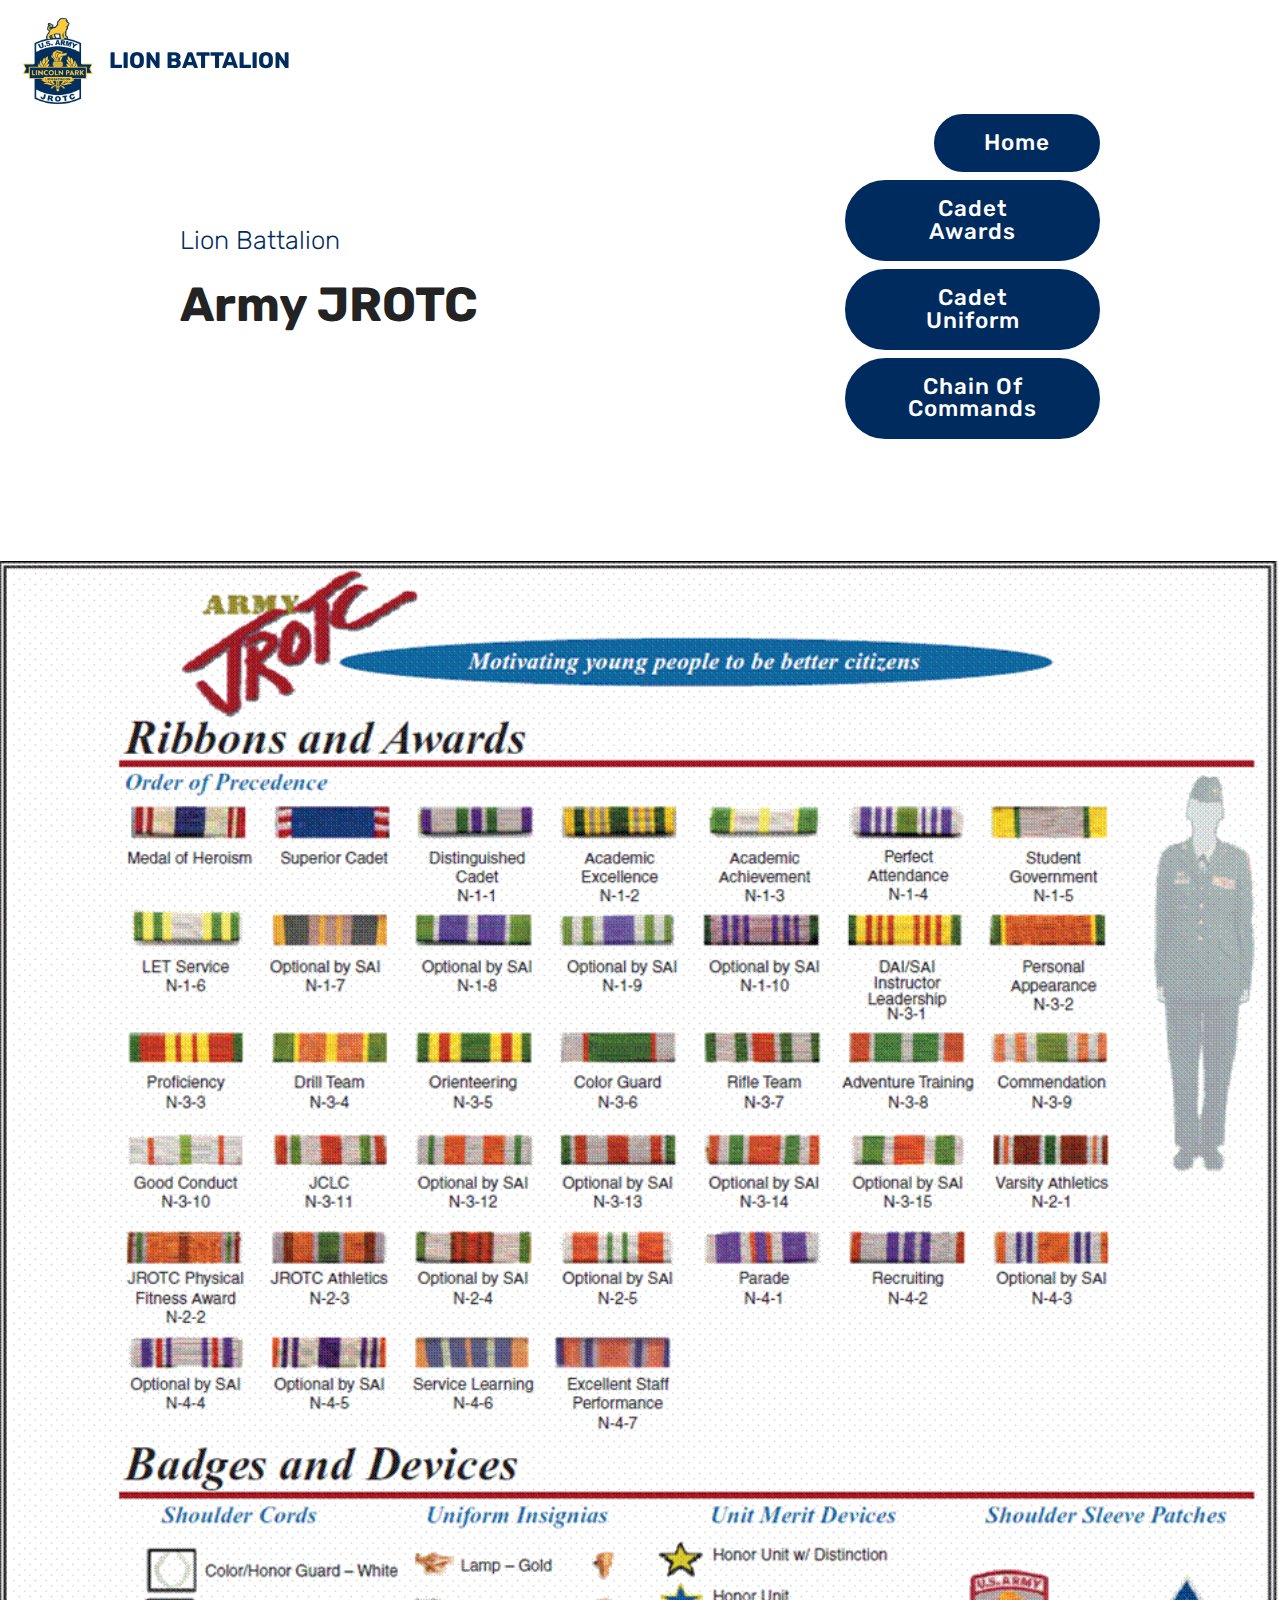
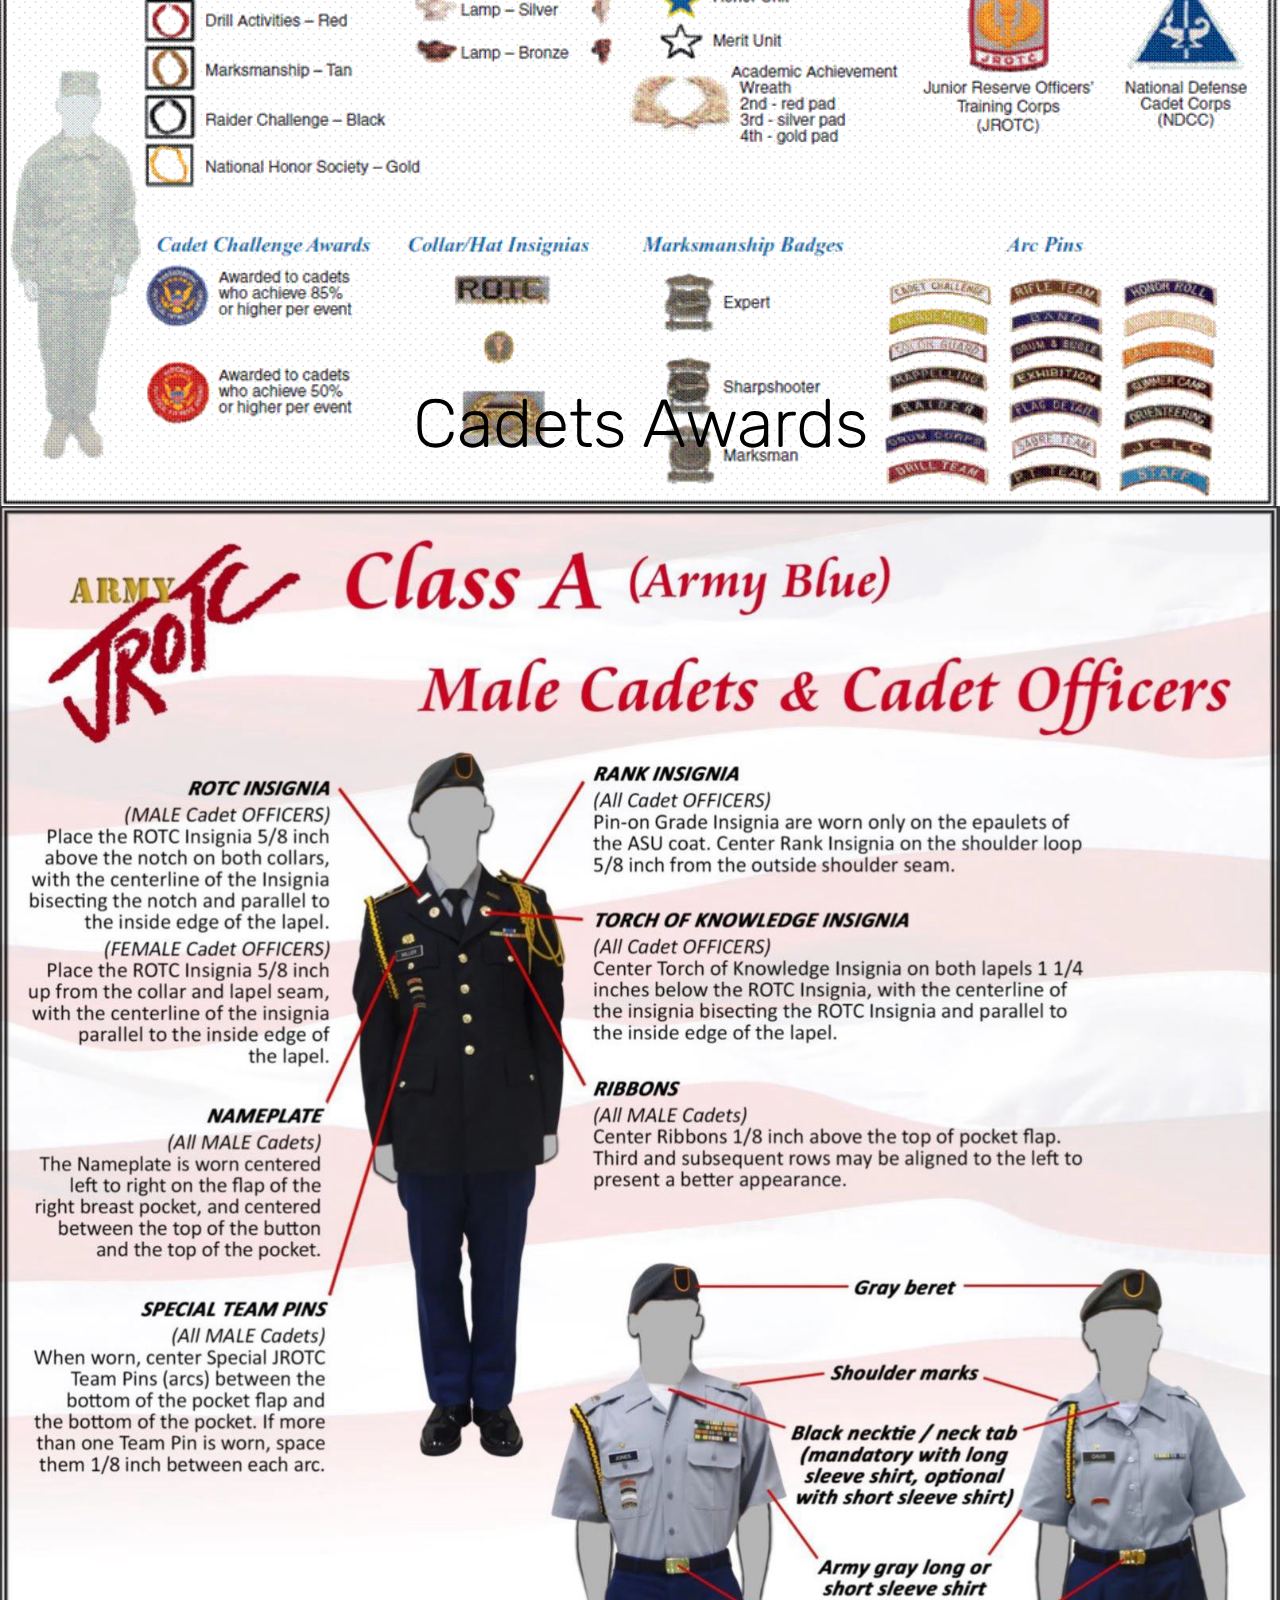
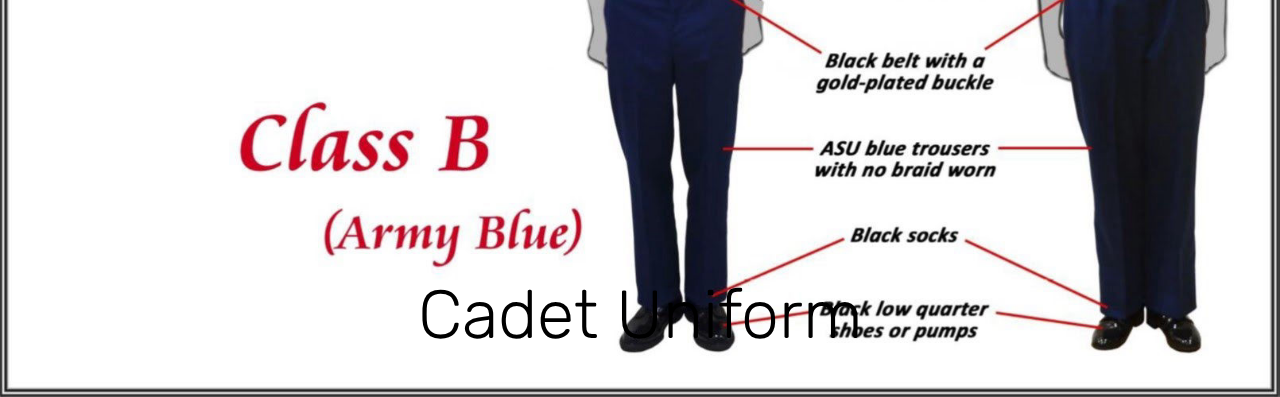
<file: page3.html>
<!DOCTYPE html>
<html  >
<head>
  <!-- Site made with Mobirise Website Builder v4.12.3, https://mobirise.com -->
  <meta charset="UTF-8">
  <meta http-equiv="X-UA-Compatible" content="IE=edge">
  <meta name="generator" content="Mobirise v4.12.3, mobirise.com">
  <meta name="viewport" content="width=device-width, initial-scale=1, minimum-scale=1">
  <link rel="shortcut icon" href="assets/images/imageedit-12-8898153004-122x161.png" type="image/x-icon">
  <meta name="description" content="Site Generator Description">
  
  
  <title>Army JROTC</title>
  <link rel="stylesheet" href="assets/web/assets/mobirise-icons2/mobirise2.css">
  <link rel="stylesheet" href="assets/web/assets/mobirise-icons-bold/mobirise-icons-bold.css">
  <link rel="stylesheet" href="assets/web/assets/mobirise-icons/mobirise-icons.css">
  <link rel="stylesheet" href="assets/bootstrap/css/bootstrap.min.css">
  <link rel="stylesheet" href="assets/bootstrap/css/bootstrap-grid.min.css">
  <link rel="stylesheet" href="assets/bootstrap/css/bootstrap-reboot.min.css">
  <link rel="stylesheet" href="assets/dropdown/css/style.css">
  <link rel="stylesheet" href="assets/tether/tether.min.css">
  <link rel="stylesheet" href="assets/theme/css/style.css">
  <link rel="preload" as="style" href="assets/mobirise/css/mbr-additional.css"><link rel="stylesheet" href="assets/mobirise/css/mbr-additional.css" type="text/css">
  
  
  
</head>
<body>
  <section class="mbr-section info1 cid-rY1OSgNOXb" id="info1-13">

    

    
    <div class="container">
        <div class="row justify-content-center content-row">
            <div class="media-container-column title col-12 col-lg-7 col-md-6">
                <h3 class="mbr-section-subtitle align-left mbr-light pb-3 mbr-fonts-style display-5">Lion Battalion</h3>
                <h2 class="align-left mbr-bold mbr-fonts-style display-2">
                    Army JROTC</h2>
            </div>
            <div class="media-container-column col-12 col-lg-3 col-md-4">
                <div class="mbr-section-btn align-right py-4"><a class="btn btn-primary display-4" href="index.html">Home</a> <a class="btn btn-primary display-4" href="page3.html#image2-14">Cadet Awards</a> <a class="btn btn-primary display-4" href="page3.html#image2-15">Cadet Uniform</a>   <a class="btn btn-primary display-4" href="page1.html">Chain Of Commands</a></div>
            </div>
        </div>
    </div>
</section>

<section class="engine"><a href="https://mobirise.info/f">easy web builder</a></section><section class="cid-rY1P9i9olo" id="image2-14">

    

    <figure class="mbr-figure">
        <div class="image-block" style="width: 100%;">
            <img src="assets/images/uniformstuff.gif" alt="Mobirise" title="">
            <figcaption class="mbr-figure-caption mbr-figure-caption-over">
                <div class="pb-5 px-3 mbr-white align-center mbr-fonts-style display-1">
                    Cadets Awards</div>
            </figcaption>
        </div>
    </figure>
</section>

<section class="cid-rY1PUVknV5" id="image2-15">

    

    <figure class="mbr-figure">
        <div class="image-block" style="width: 100%;">
            <img src="assets/images/dress-blue-class-a-and-b-1610x1876.jpg" alt="Mobirise" title="">
            <figcaption class="mbr-figure-caption mbr-figure-caption-over">
                <div class="pb-5 px-3 mbr-white align-center mbr-fonts-style display-1">
                    Cadet Uniform</div>
            </figcaption>
        </div>
    </figure>
</section>

<section class="menu cid-rYuS1NE63Q" once="menu" id="menu1-3x">

    

    <nav class="navbar navbar-expand beta-menu navbar-dropdown align-items-center navbar-fixed-top collapsed bg-color transparent">
        <button class="navbar-toggler navbar-toggler-right" type="button" data-toggle="collapse" data-target="#navbarSupportedContent" aria-controls="navbarSupportedContent" aria-expanded="false" aria-label="Toggle navigation">
            <div class="hamburger">
                <span></span>
                <span></span>
                <span></span>
                <span></span>
            </div>
        </button>
        <div class="menu-logo">
            <div class="navbar-brand">
                <span class="navbar-logo">
                    
                         <img src="assets/images/imageedit-12-8898153004-122x161.png" alt="Mobirise" title="" style="height: 6.6rem;">
                    
                </span>
                <span class="navbar-caption-wrap"><a class="navbar-caption text-primary display-4" href="index.html">LION BATTALION&nbsp;</a></span>
            </div>
        </div>
        <div class="collapse navbar-collapse" id="navbarSupportedContent">
            <ul class="navbar-nav nav-dropdown nav-right" data-app-modern-menu="true"><li class="nav-item">
                    <a class="nav-link link text-white display-4" href="index.html"><span class="mbri-home mbr-iconfont mbr-iconfont-btn" style="font-size: 30px;">&nbsp;Home</span>
                        </a>
                </li>
                <li class="nav-item"><a class="nav-link link text-white display-4" href="page4.html">
                        
                        Activities</a></li><li class="nav-item"><a class="nav-link link text-white display-4" href="page2.html#info4-t"><span class="mbri-search mbr-iconfont mbr-iconfont-btn" style="font-size: 30px;"></span>
                        
                        About Us
                    </a></li><li class="nav-item"><a class="nav-link link text-white display-4" href="page11.html#header2-3l"><span class="mbri-bookmark mbr-iconfont mbr-iconfont-btn" style="font-size: 30px;"></span>
                        
                        Books</a></li><li class="nav-item"><a class="nav-link link text-white display-4" href="page1.html"><span class="mbrib-users mbr-iconfont mbr-iconfont-btn" style="font-size: 30px;">&nbsp;Chain Of Command</span>
                        </a></li><li class="nav-item"><a class="nav-link link text-white display-4" href="page3.html">
                        
                        Cadet Reference</a></li><li class="nav-item"><a class="nav-link link text-white display-4" href="https://chicagojrotc.com/" target="_blank">
                        
                        Chicago JROTC</a></li><li class="nav-item"><a class="nav-link link text-white display-4" href="page5.html#header1-36"><span class="mobi-mbri mobi-mbri-calendar mbr-iconfont mbr-iconfont-btn" style="font-size: 30px;">&nbsp;Events</span>
                        </a></li><li class="nav-item"><a class="nav-link link text-white display-4" href="page10.html#header16-3f">
                        
                        Senior Quotes</a></li><li class="nav-item"><a class="nav-link link text-white display-4" href="page9.html#header2-39">
                        
                        Syllasbus</a></li></ul>
            
        </div>
    </nav>
</section>


  <script src="assets/web/assets/jquery/jquery.min.js"></script>
  <script src="assets/popper/popper.min.js"></script>
  <script src="assets/bootstrap/js/bootstrap.min.js"></script>
  <script src="assets/dropdown/js/nav-dropdown.js"></script>
  <script src="assets/dropdown/js/navbar-dropdown.js"></script>
  <script src="assets/touchswipe/jquery.touch-swipe.min.js"></script>
  <script src="assets/tether/tether.min.js"></script>
  <script src="assets/smoothscroll/smooth-scroll.js"></script>
  <script src="assets/theme/js/script.js"></script>
  
  
</body>
</html>
</file>
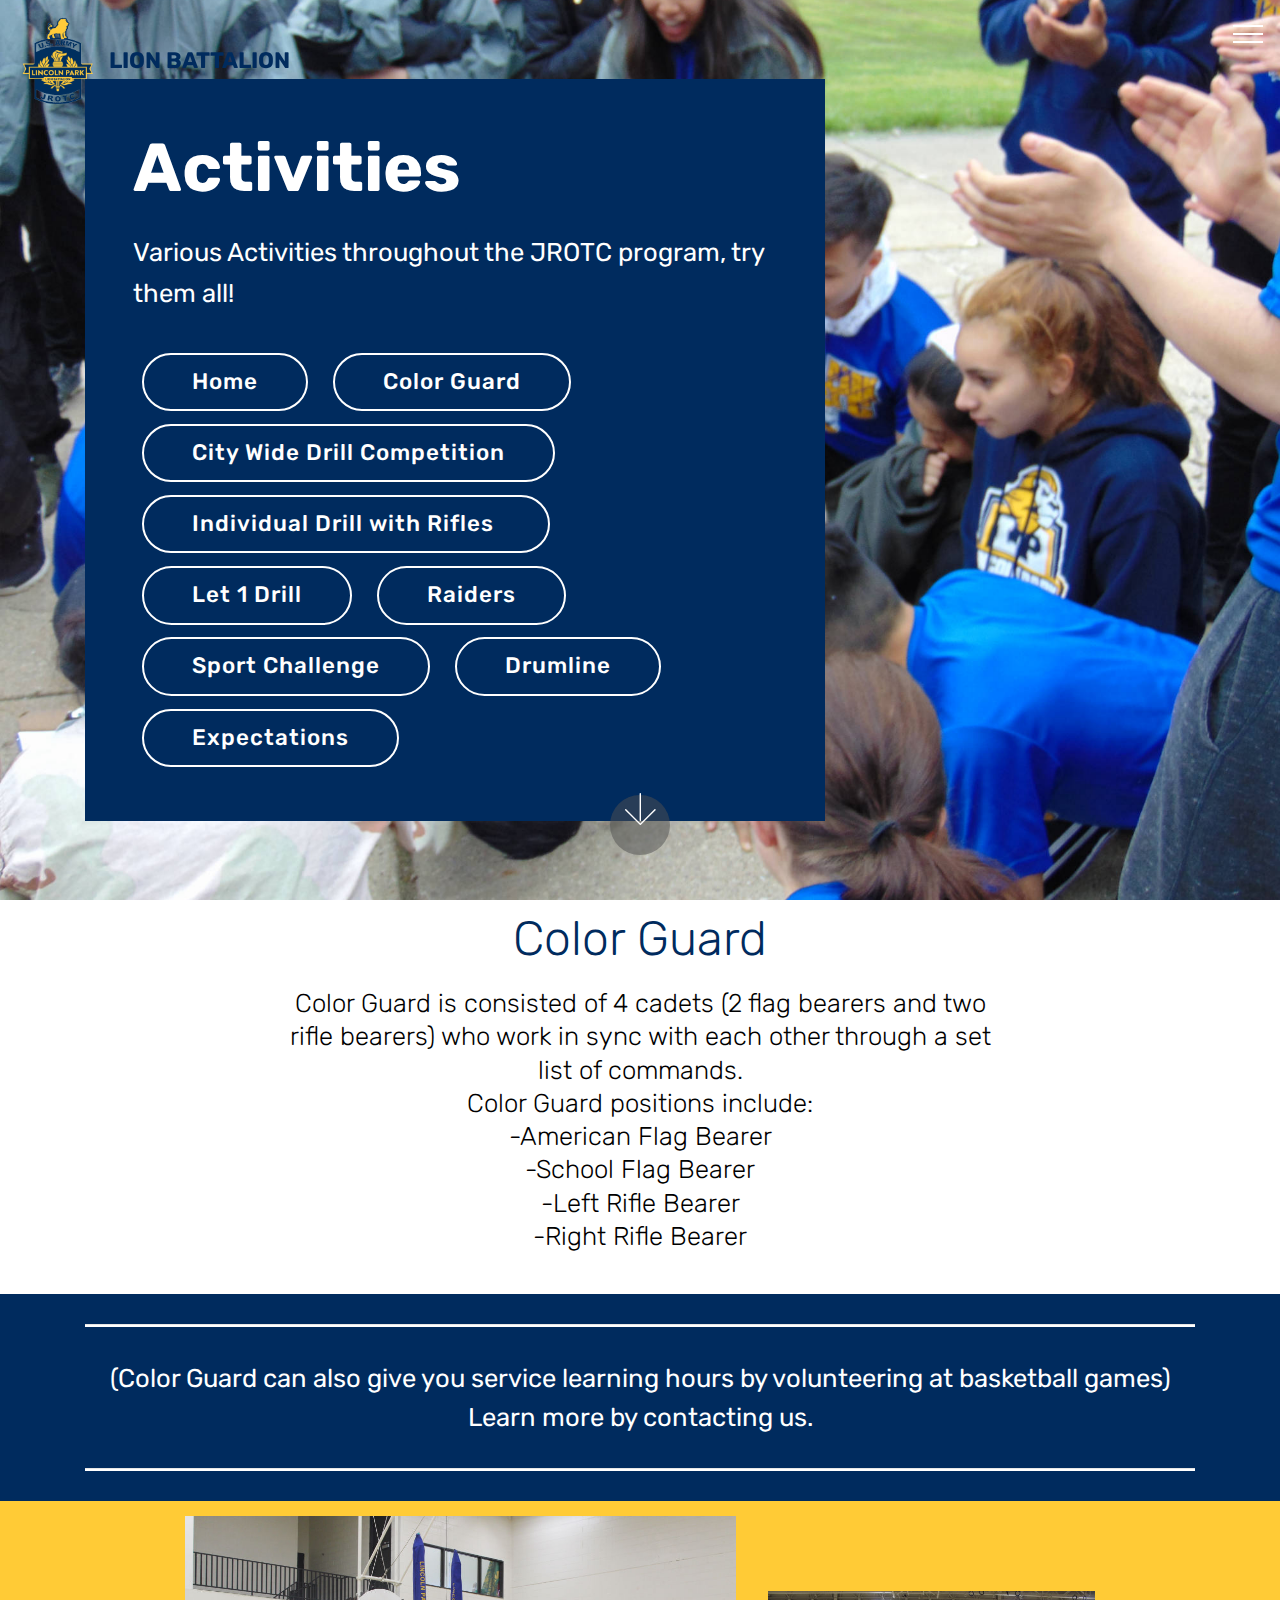
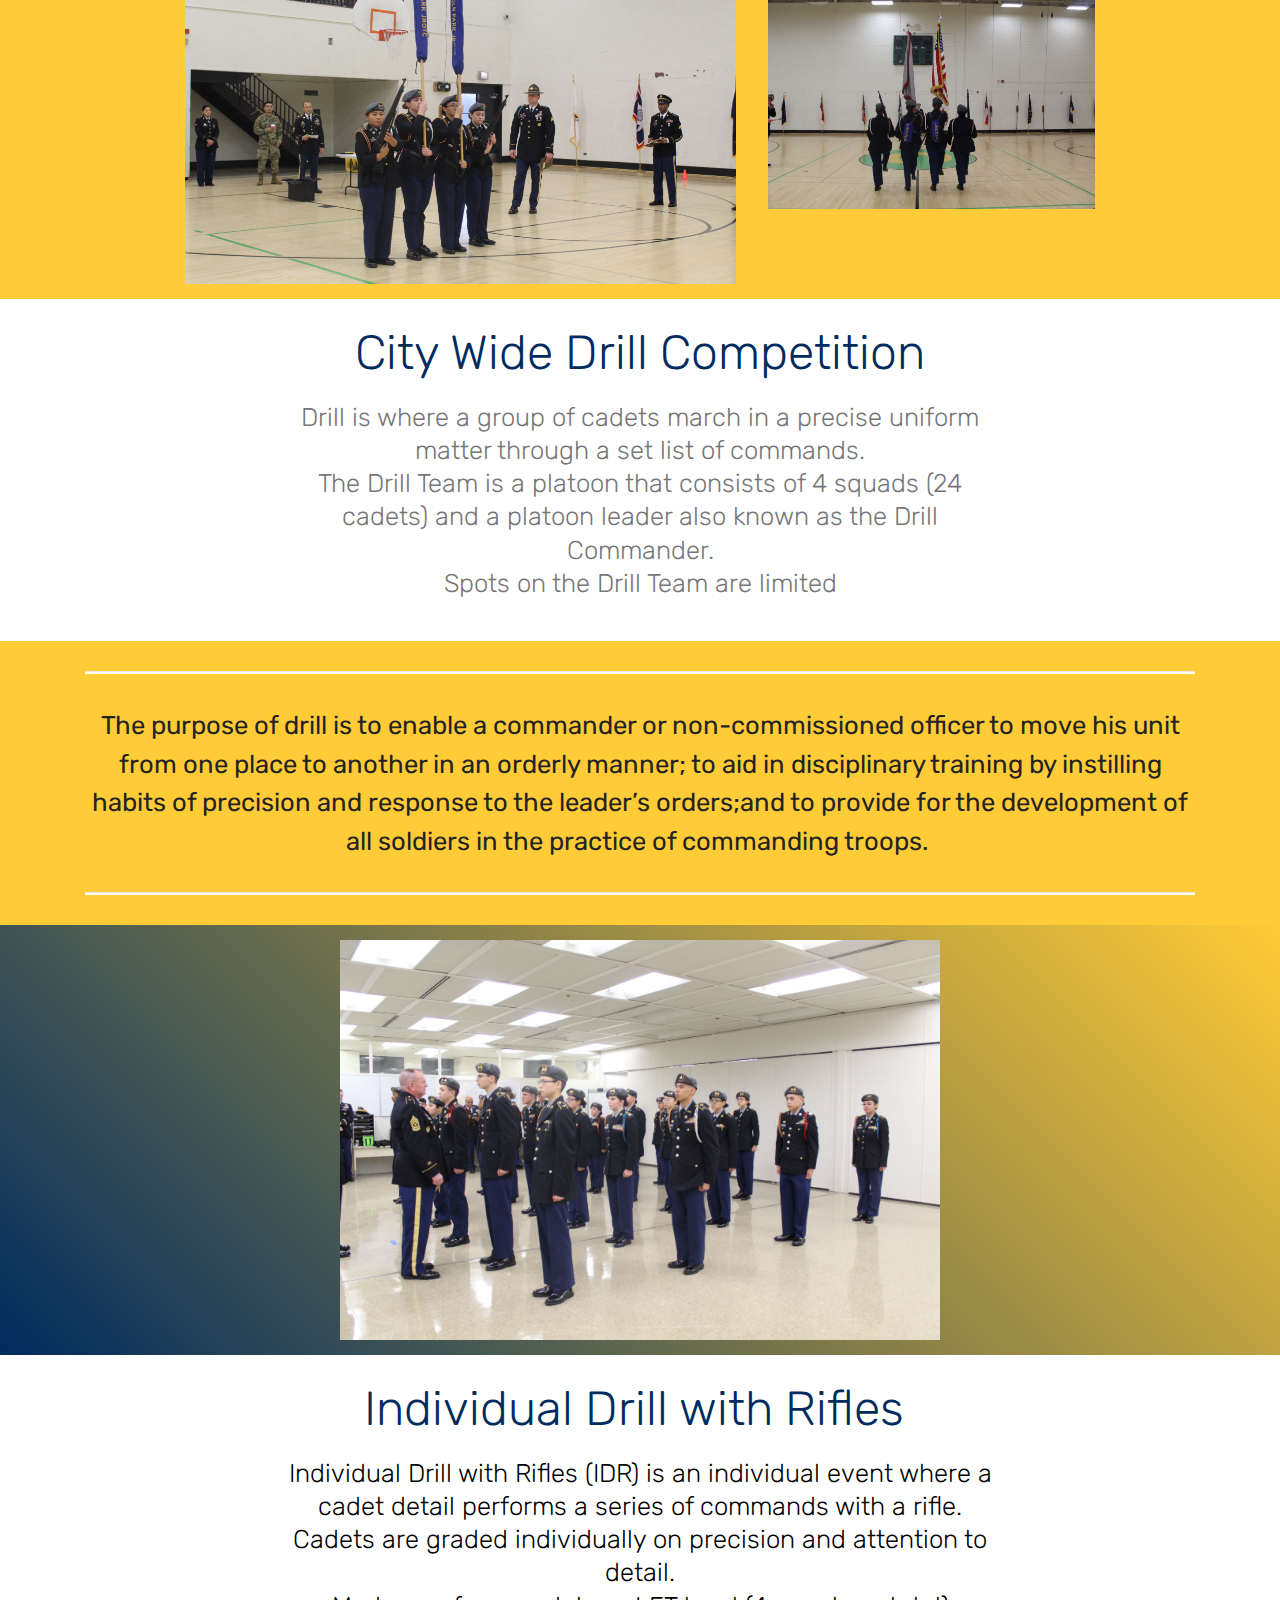
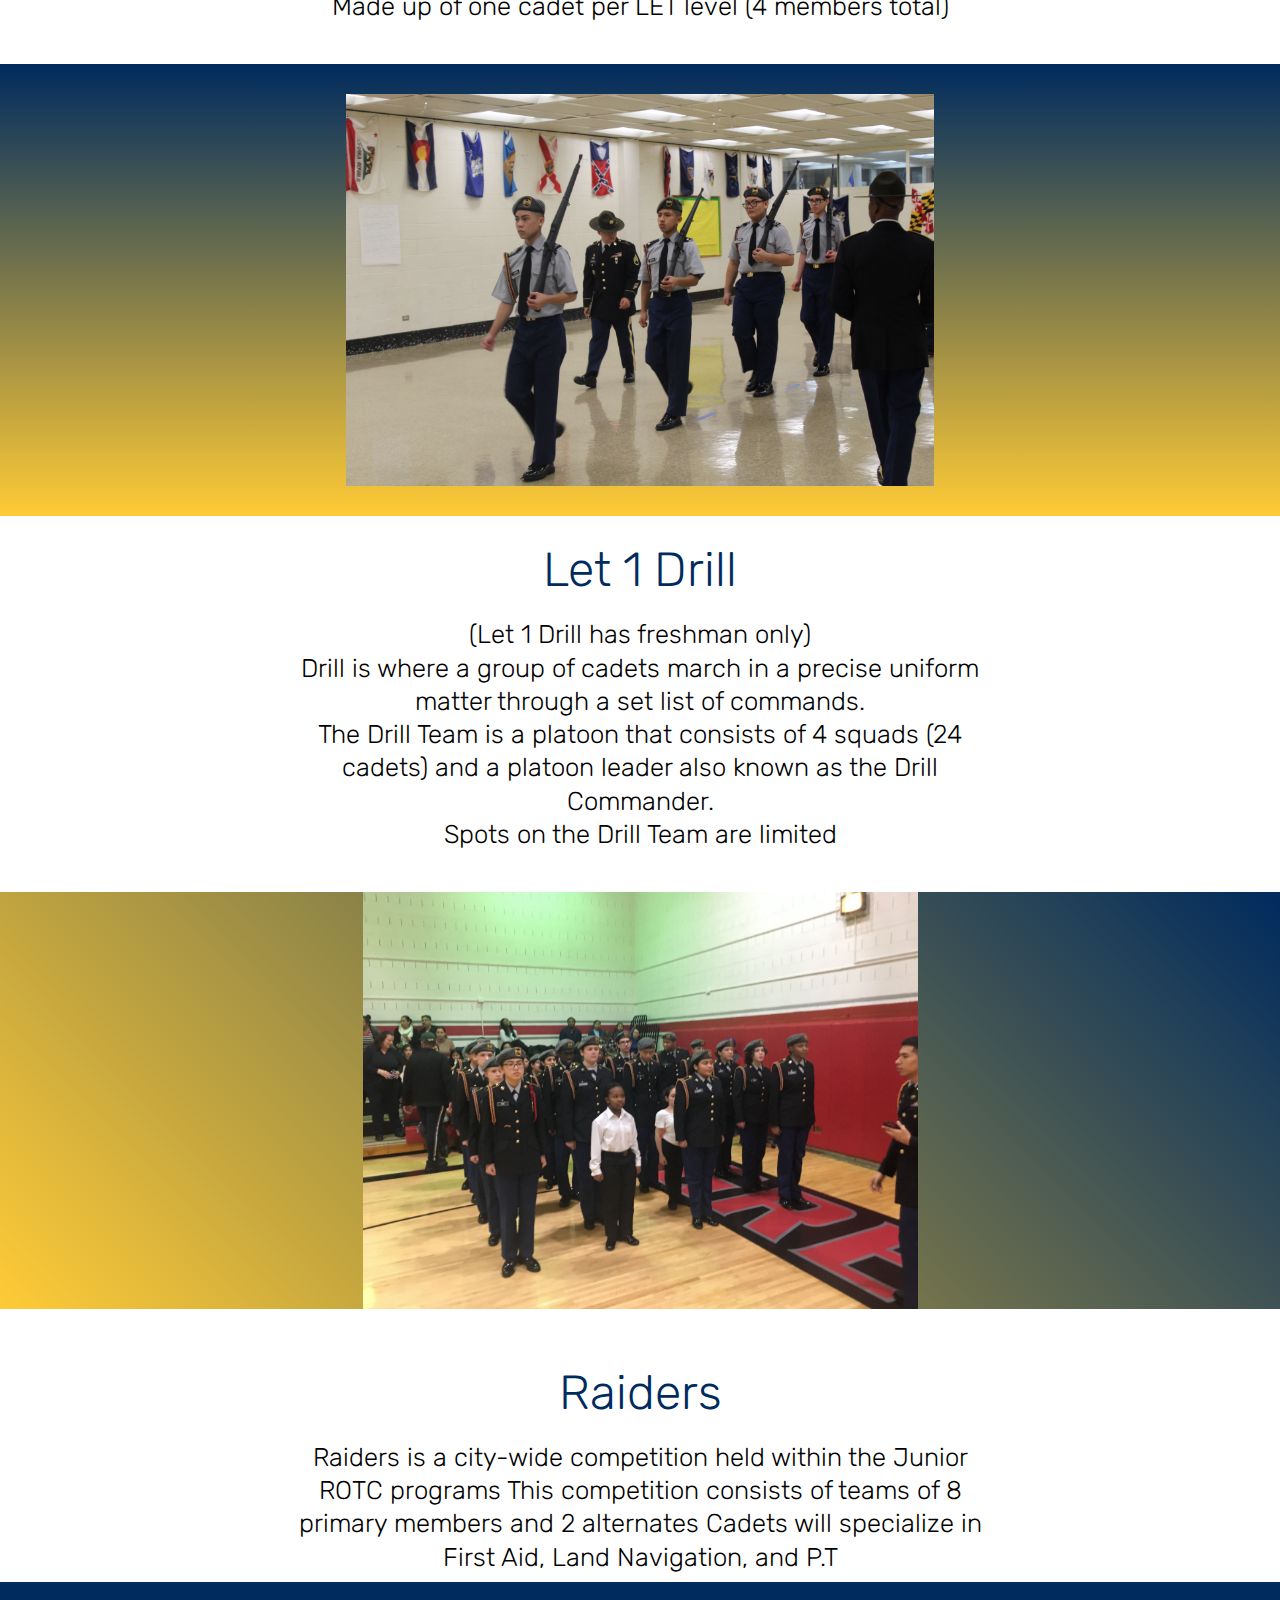
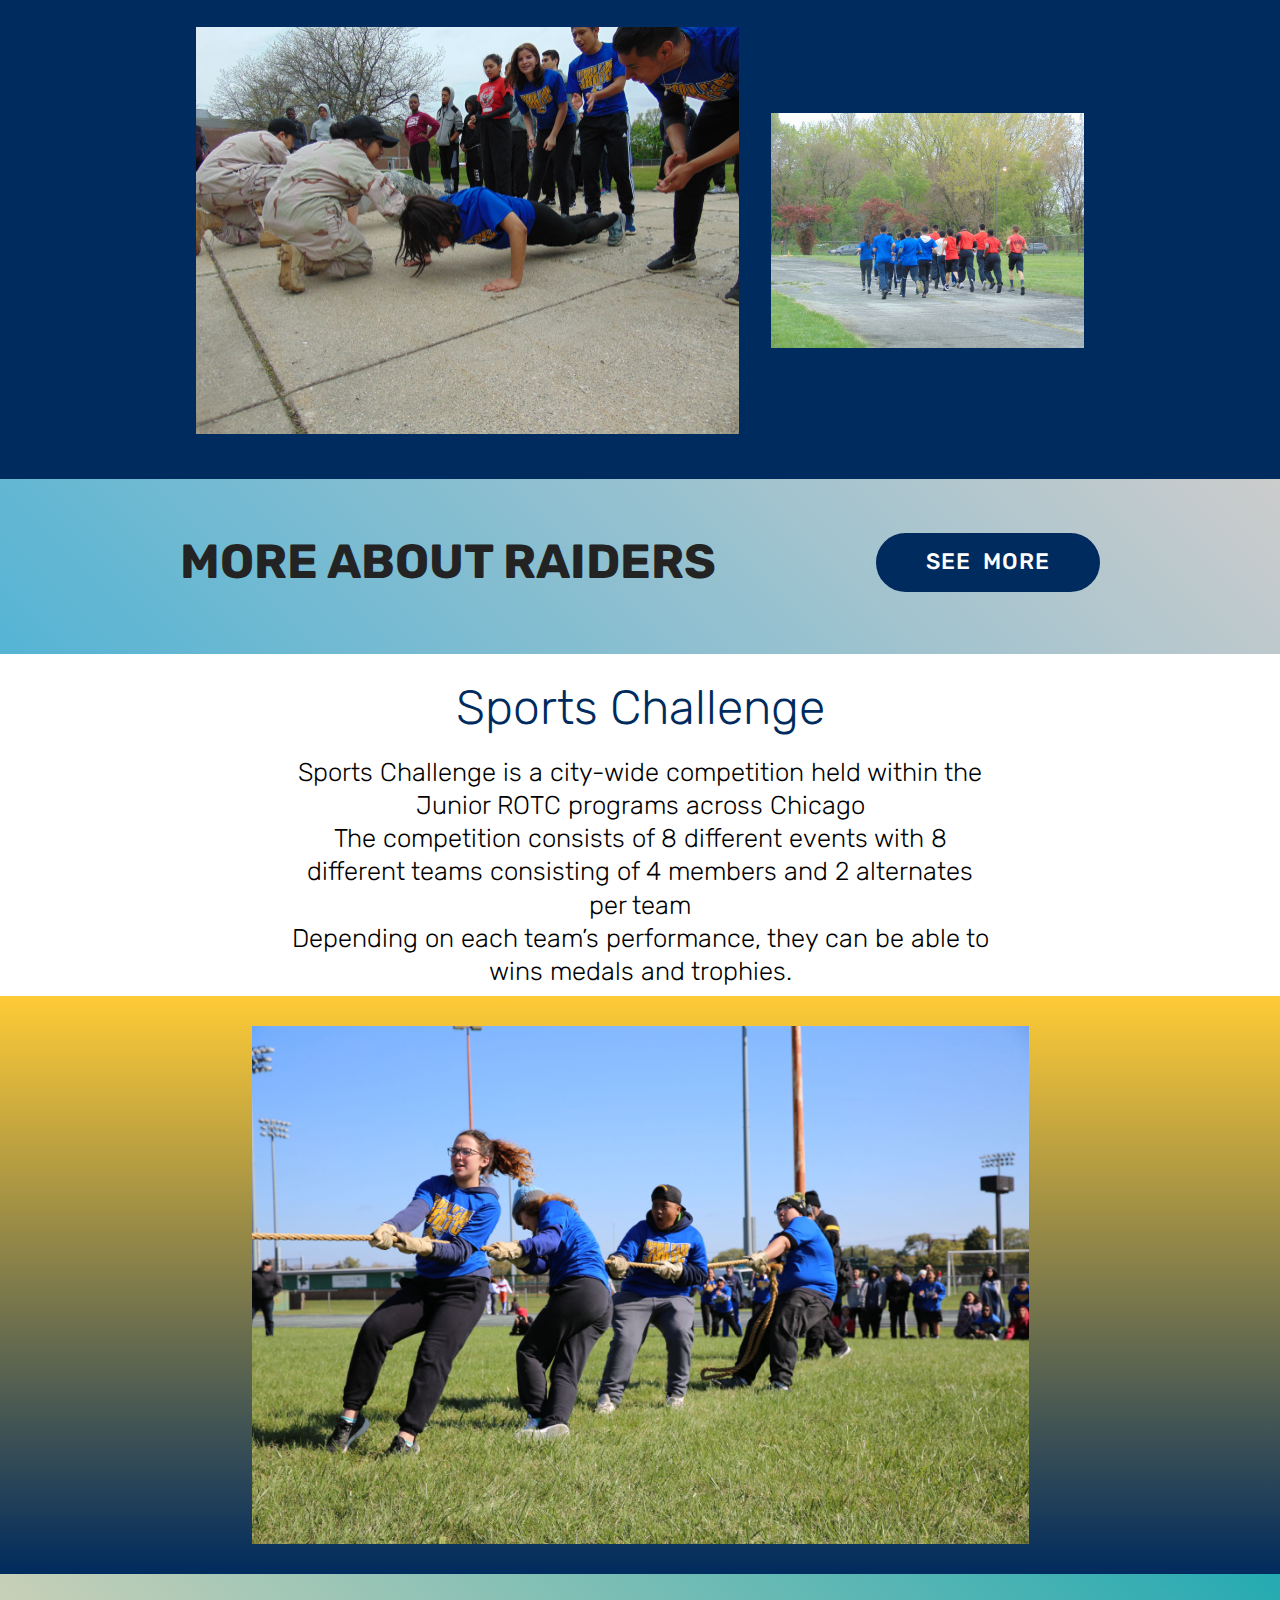
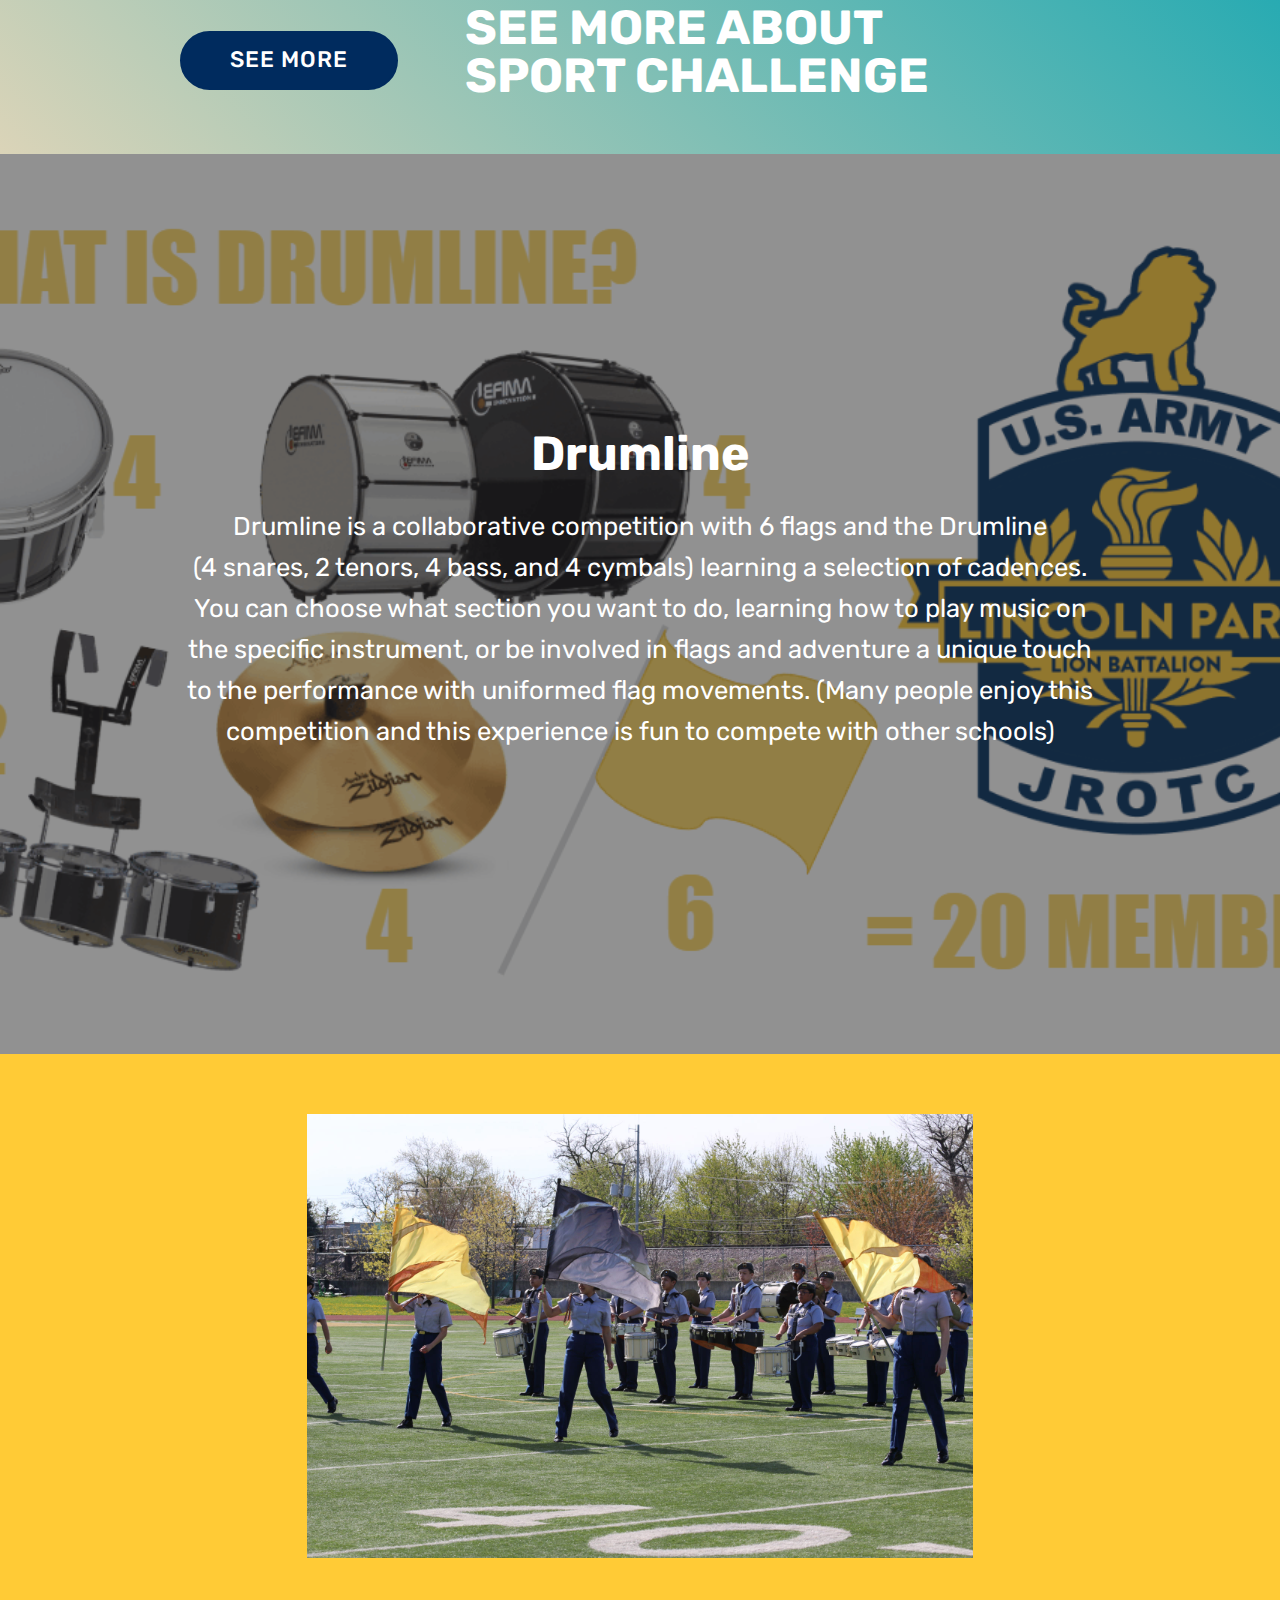
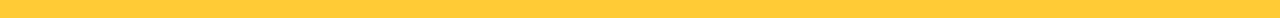
<file: page4.html>
<!DOCTYPE html>
<html  >
<head>
  <!-- Site made with Mobirise Website Builder v4.12.3, https://mobirise.com -->
  <meta charset="UTF-8">
  <meta http-equiv="X-UA-Compatible" content="IE=edge">
  <meta name="generator" content="Mobirise v4.12.3, mobirise.com">
  <meta name="viewport" content="width=device-width, initial-scale=1, minimum-scale=1">
  <link rel="shortcut icon" href="assets/images/imageedit-12-8898153004-122x161.png" type="image/x-icon">
  <meta name="description" content="Website Generator Description">
  
  
  <title>Activities</title>
  <link rel="stylesheet" href="assets/web/assets/mobirise-icons2/mobirise2.css">
  <link rel="stylesheet" href="assets/web/assets/mobirise-icons-bold/mobirise-icons-bold.css">
  <link rel="stylesheet" href="assets/web/assets/mobirise-icons/mobirise-icons.css">
  <link rel="stylesheet" href="assets/bootstrap/css/bootstrap.min.css">
  <link rel="stylesheet" href="assets/bootstrap/css/bootstrap-grid.min.css">
  <link rel="stylesheet" href="assets/bootstrap/css/bootstrap-reboot.min.css">
  <link rel="stylesheet" href="assets/dropdown/css/style.css">
  <link rel="stylesheet" href="assets/tether/tether.min.css">
  <link rel="stylesheet" href="assets/theme/css/style.css">
  <link rel="preload" as="style" href="assets/mobirise/css/mbr-additional.css"><link rel="stylesheet" href="assets/mobirise/css/mbr-additional.css" type="text/css">
  
  
  
</head>
<body>
  <section class="header10 cid-rY2vsFWChM mbr-fullscreen mbr-parallax-background" id="header10-1d">

    

    

    <div class="container">
        <div class="media-container-column mbr-white p-5 align-left col-lg-8 col-md-10">
            <h1 class="mbr-section-title mbr-bold pb-3 mbr-fonts-style display-1">
                Activities</h1>
            
            <p class="mbr-text pb-3 mbr-fonts-style display-5">Various Activities throughout the JROTC program, try them all!</p>
            <div class="mbr-section-btn"><a class="btn btn-md btn-white-outline display-4" href="index.html#header2-1">Home</a> <a class="btn btn-md btn-white-outline display-4" href="page4.html#content4-1j">Color Guard</a> <a class="btn btn-md btn-white-outline display-4" href="page4.html#content4-1h">City Wide Drill Competition</a> <a class="btn btn-md btn-white-outline display-4" href="page4.html#content4-1p">Individual Drill with Rifles&nbsp;<br></a> <a class="btn btn-md btn-white-outline display-4" href="page4.html#content4-1l">Let 1 Drill</a> <a class="btn btn-md btn-white-outline display-4" href="page4.html#content4-1n">Raiders</a> <a class="btn btn-md btn-white-outline display-4" href="page4.html#content4-1o">Sport Challenge</a> <a class="btn btn-md btn-white-outline display-4" href="page4.html#header2-3n" target="_blank">Drumline<br></a> <a class="btn btn-md btn-white-outline display-4" href="page8.html#header16-32">Expectations<br></a></div>
        </div>
    </div>

    <div class="mbr-arrow hidden-sm-down" aria-hidden="true">
        <a href="#next">
            <i class="mbri-down mbr-iconfont"></i>
        </a>
    </div>
</section>

<section class="engine"><a href="https://mobirise.info/g">how to build a site for free</a></section><section class="mbr-section content4 cid-rY2As9hzA8" id="content4-1j">

    

    <div class="container">
        <div class="media-container-row">
            <div class="title col-12 col-md-8">
                <h2 class="align-center pb-3 mbr-fonts-style display-2">Color Guard</h2>
                <h3 class="mbr-section-subtitle align-center mbr-light mbr-fonts-style display-5">Color Guard is consisted of 4 cadets (2 flag bearers and two rifle bearers) who work in sync with each other through a set list of commands.
<div>Color Guard positions include:
</div><div>-American Flag Bearer
</div><div>-School Flag Bearer
</div><div>-Left Rifle Bearer
</div><div>-Right Rifle Bearer 
</div><div><br></div></h3>
                
            </div>
        </div>
    </div>
</section>

<section class="mbr-section article content9 cid-rYuIGAIJfg" id="content9-3q">
    
     

    <div class="container">
        <div class="inner-container" style="width: 100%;">
            <hr class="line" style="width: 100%;">
            <div class="section-text align-center mbr-fonts-style display-5">(Color Guard can also give you service learning hours by volunteering at basketball games) Learn more by contacting us.</div>
            <hr class="line" style="width: 100%;">
        </div>
        </div>
</section>

<section class="cid-rY2ADazuRz" id="image4-1k">
    <!-- Block parameters controls (Blue "Gear" panel) -->
    
    <!-- End block parameters -->
    <div class="container images-container">
            <div class="media-container-row" style="width: 82%;">
                <div class="img-item item1" style="width: 172%;">
                    <img src="assets/images/img-2167-1086x724.jpg" alt="" title="">
                    
                </div>
                <div class="img-item">
                    <img src="assets/images/img-2140-626x417.jpg" alt="" title="">
                    
                </div>
            </div>
    </div>
</section>

<section class="mbr-section content4 cid-rY2zLZ54Jc" id="content4-1h">

    

    <div class="container">
        <div class="media-container-row">
            <div class="title col-12 col-md-8">
                <h2 class="align-center pb-3 mbr-fonts-style display-2">City Wide Drill Competition</h2>
                <h3 class="mbr-section-subtitle align-center mbr-light mbr-fonts-style display-5">Drill is where a group of cadets march in a precise uniform matter through a set list of commands.
<div>The Drill Team is a platoon that consists of 4 squads (24 cadets) and a platoon leader also known as the Drill Commander.
</div><div>Spots on the Drill Team are limited
<span style="font-size: 1.6rem;"></span></div><div><br></div></h3>
                
            </div>
        </div>
    </div>
</section>

<section class="mbr-section article content9 cid-rYuIt9aiLg" id="content9-3p">
    
     

    <div class="container">
        <div class="inner-container" style="width: 100%;">
            <hr class="line" style="width: 100%;">
            <div class="section-text align-center mbr-fonts-style display-5">The purpose of drill is to enable a commander or non-commissioned officer to move his unit from one place to another  in an orderly manner; to aid in disciplinary training by instilling habits of precision and response to the leader’s orders;and to provide for the development of all soldiers in the practice of commanding troops.&nbsp;</div>
            <hr class="line" style="width: 100%;">
        </div>
        </div>
</section>

<section class="cid-rY2A3pXIAe" id="image2-1i">

    

    <figure class="mbr-figure container">
        <div class="image-block" style="width: 54%;">
            <img src="assets/images/img-2273-3038x2025.jpg" alt="Mobirise" title="">
            
        </div>
    </figure>
</section>

<section class="mbr-section content4 cid-rY2Bzzy6xR" id="content4-1p">

    

    <div class="container">
        <div class="media-container-row">
            <div class="title col-12 col-md-8">
                <h2 class="align-center pb-3 mbr-fonts-style display-2">Individual Drill with Rifles&nbsp;</h2>
                <h3 class="mbr-section-subtitle align-center mbr-light mbr-fonts-style display-5">Individual Drill with Rifles (IDR) is an individual event where a cadet detail performs a series of commands with a rifle.
<div>Cadets are graded individually on precision and attention to detail.
</div><div>Made up of one cadet per LET level (4 members total)
</div><div><br></div></h3>
                
            </div>
        </div>
    </div>
</section>

<section class="cid-rY2E9jQQiP" id="image3-1q">

    

    <figure class="mbr-figure container">
            <div class="image-block" style="width: 53%;">
                <img src="assets/images/img-2190-1776x1184.jpg" width="1400" alt="Mobirise" title="">
                
            </div>
    </figure>
</section>

<section class="mbr-section content4 cid-rY2AKGyna2" id="content4-1l">

    

    <div class="container">
        <div class="media-container-row">
            <div class="title col-12 col-md-8">
                <h2 class="align-center pb-3 mbr-fonts-style display-2">Let 1 Drill</h2>
                <h3 class="mbr-section-subtitle align-center mbr-light mbr-fonts-style display-5">(Let 1 Drill has freshman only)<br>Drill is where a group of cadets march in a precise uniform matter through a set list of commands.
<div>The Drill Team is a platoon that consists of 4 squads (24 cadets) and a platoon leader also known as the Drill Commander.
</div><div>Spots on the Drill Team are limited
</div><div><br></div></h3>
                
            </div>
        </div>
    </div>
</section>

<section class="cid-rY2HV1js95" id="image2-1r">

    

    <figure class="mbr-figure container">
        <div class="image-block" style="width: 50%;">
            <img src="assets/images/copy-of-img-2951-3038x2279.jpg" alt="Mobirise" title="">
            
        </div>
    </figure>
</section>

<section class="mbr-section content4 cid-rY2AN6j5NP" id="content4-1n">

    

    <div class="container">
        <div class="media-container-row">
            <div class="title col-12 col-md-8">
                <h2 class="align-center pb-3 mbr-fonts-style display-2">
                    Raiders
                </h2>
                <h3 class="mbr-section-subtitle align-center mbr-light mbr-fonts-style display-5">Raiders is a city-wide competition held                       within the Junior ROTC programs This competition consists of teams of                                     8 primary members and 2 alternates Cadets will specialize in First Aid,                                   Land Navigation, and P.T</h3>
                
            </div>
        </div>
    </div>
</section>

<section class="cid-rY2JFnb6xI" id="image4-1u">
    <!-- Block parameters controls (Blue "Gear" panel) -->
    
    <!-- End block parameters -->
    <div class="container images-container">
            <div class="media-container-row" style="width: 80%;">
                <div class="img-item item1" style="width: 177%;">
                    <img src="assets/images/dsc00279-1086x815.jpg" alt="" title="">
                    
                </div>
                <div class="img-item">
                    <img src="assets/images/dsc00246-626x470.jpg" alt="" title="">
                    
                </div>
            </div>
    </div>
</section>

<section class="mbr-section info1 cid-rY2Jkay4Rh" id="info1-1t">

    

    
    <div class="container">
        <div class="row justify-content-center content-row">
            <div class="media-container-column title col-12 col-lg-7 col-md-6">
                
                <h2 class="align-left mbr-bold mbr-fonts-style display-2">
                    MORE ABOUT RAIDERS</h2>
            </div>
            <div class="media-container-column col-12 col-lg-3 col-md-4">
                <div class="mbr-section-btn align-right py-4"><a class="btn btn-primary display-4" href="page6.html#header16-28">SEE &nbsp;MORE</a></div>
            </div>
        </div>
    </div>
</section>

<section class="mbr-section content4 cid-rY2ANJPzyp" id="content4-1o">

    

    <div class="container">
        <div class="media-container-row">
            <div class="title col-12 col-md-8">
                <h2 class="align-center pb-3 mbr-fonts-style display-2">Sports Challenge</h2>
                <h3 class="mbr-section-subtitle align-center mbr-light mbr-fonts-style display-5">Sports Challenge is a city-wide                                  competition held within the Junior ROTC                      programs across Chicago
<div>The competition consists of 8 different events                                     with 8 different teams consisting of 4                              members and 2 alternates per team
</div><div>Depending on each team’s performance,                                                   they can be able to wins medals and trophies.</div></h3>
                
            </div>
        </div>
    </div>
</section>

<section class="cid-rY2KEqCYCo" id="image3-1v">

    

    <figure class="mbr-figure container">
            <div class="image-block" style="width: 70%;">
                <img src="assets/images/242a4883-1776x1184.jpg" width="1400" alt="Mobirise" title="">
                
            </div>
    </figure>
</section>

<section class="mbr-section info2 cid-rY2KLgRTG5" id="info2-1x">

    

    

    <div class="container">
        <div class="row main justify-content-center">
            <div class="media-container-column col-12 col-lg-3 col-md-4">
                <div class="mbr-section-btn align-left py-4"><a class="btn btn-primary display-4" href="page7.html#header1-2b">
                    
                    SEE MORE
                    </a></div>
            </div>
            <div class="media-container-column title col-12 col-lg-7 col-md-6">
                <h2 class="align-right mbr-bold mbr-white pb-3 mbr-fonts-style display-2">
                    SEE MORE ABOUT <br>SPORT CHALLENGE</h2>
                
            </div>
        </div>
    </div>
</section>

<section class="cid-rYuGV2AWPm mbr-fullscreen" id="header2-3n">

    

    <div class="mbr-overlay" style="opacity: 0.5; background-color: rgb(35, 35, 35);"></div>

    <div class="container align-center">
        <div class="row justify-content-md-center">
            <div class="mbr-white col-md-10">
                <h1 class="mbr-section-title mbr-bold pb-3 mbr-fonts-style display-2">
                    Drumline</h1>
                
                <p class="mbr-text pb-3 mbr-fonts-style display-5">Drumline is a collaborative competition with 6 flags and the Drumline
<br>(4 snares, 2 tenors, 4 bass, and 4 cymbals) learning a selection of cadences. You can choose what section you want to do, learning how to play music on the specific instrument, or be involved in flags and adventure a unique touch to the performance with uniformed flag movements. (Many people enjoy this competition and this experience is fun to compete with other schools)</p>
                
            </div>
        </div>
    </div>
    
</section>

<section class="cid-rYuHi6jS9A" id="image3-3o">

    

    <figure class="mbr-figure container">
            <div class="image-block" style="width: 60%;">
                <img src="assets/images/img-78-1776x1184.jpg" width="1400" alt="Mobirise" title="">
                
            </div>
    </figure>
</section>

<section class="menu cid-rYuS1NE63Q" once="menu" id="menu1-3x">

    

    <nav class="navbar navbar-expand beta-menu navbar-dropdown align-items-center navbar-fixed-top collapsed bg-color transparent">
        <button class="navbar-toggler navbar-toggler-right" type="button" data-toggle="collapse" data-target="#navbarSupportedContent" aria-controls="navbarSupportedContent" aria-expanded="false" aria-label="Toggle navigation">
            <div class="hamburger">
                <span></span>
                <span></span>
                <span></span>
                <span></span>
            </div>
        </button>
        <div class="menu-logo">
            <div class="navbar-brand">
                <span class="navbar-logo">
                    
                         <img src="assets/images/imageedit-12-8898153004-122x161.png" alt="Mobirise" title="" style="height: 6.6rem;">
                    
                </span>
                <span class="navbar-caption-wrap"><a class="navbar-caption text-primary display-4" href="index.html">LION BATTALION&nbsp;</a></span>
            </div>
        </div>
        <div class="collapse navbar-collapse" id="navbarSupportedContent">
            <ul class="navbar-nav nav-dropdown nav-right" data-app-modern-menu="true"><li class="nav-item">
                    <a class="nav-link link text-white display-4" href="index.html"><span class="mbri-home mbr-iconfont mbr-iconfont-btn" style="font-size: 30px;">&nbsp;Home</span>
                        </a>
                </li>
                <li class="nav-item"><a class="nav-link link text-white display-4" href="page4.html">
                        
                        Activities</a></li><li class="nav-item"><a class="nav-link link text-white display-4" href="page2.html#info4-t"><span class="mbri-search mbr-iconfont mbr-iconfont-btn" style="font-size: 30px;"></span>
                        
                        About Us
                    </a></li><li class="nav-item"><a class="nav-link link text-white display-4" href="page11.html#header2-3l"><span class="mbri-bookmark mbr-iconfont mbr-iconfont-btn" style="font-size: 30px;"></span>
                        
                        Books</a></li><li class="nav-item"><a class="nav-link link text-white display-4" href="page1.html"><span class="mbrib-users mbr-iconfont mbr-iconfont-btn" style="font-size: 30px;">&nbsp;Chain Of Command</span>
                        </a></li><li class="nav-item"><a class="nav-link link text-white display-4" href="page3.html">
                        
                        Cadet Reference</a></li><li class="nav-item"><a class="nav-link link text-white display-4" href="https://chicagojrotc.com/" target="_blank">
                        
                        Chicago JROTC</a></li><li class="nav-item"><a class="nav-link link text-white display-4" href="page5.html#header1-36"><span class="mobi-mbri mobi-mbri-calendar mbr-iconfont mbr-iconfont-btn" style="font-size: 30px;">&nbsp;Events</span>
                        </a></li><li class="nav-item"><a class="nav-link link text-white display-4" href="page10.html#header16-3f">
                        
                        Senior Quotes</a></li><li class="nav-item"><a class="nav-link link text-white display-4" href="page9.html#header2-39">
                        
                        Syllasbus</a></li></ul>
            
        </div>
    </nav>
</section>


  <script src="assets/web/assets/jquery/jquery.min.js"></script>
  <script src="assets/popper/popper.min.js"></script>
  <script src="assets/bootstrap/js/bootstrap.min.js"></script>
  <script src="assets/smoothscroll/smooth-scroll.js"></script>
  <script src="assets/dropdown/js/nav-dropdown.js"></script>
  <script src="assets/dropdown/js/navbar-dropdown.js"></script>
  <script src="assets/touchswipe/jquery.touch-swipe.min.js"></script>
  <script src="assets/tether/tether.min.js"></script>
  <script src="assets/parallax/jarallax.min.js"></script>
  <script src="assets/theme/js/script.js"></script>
  
  
</body>
</html>
</file>
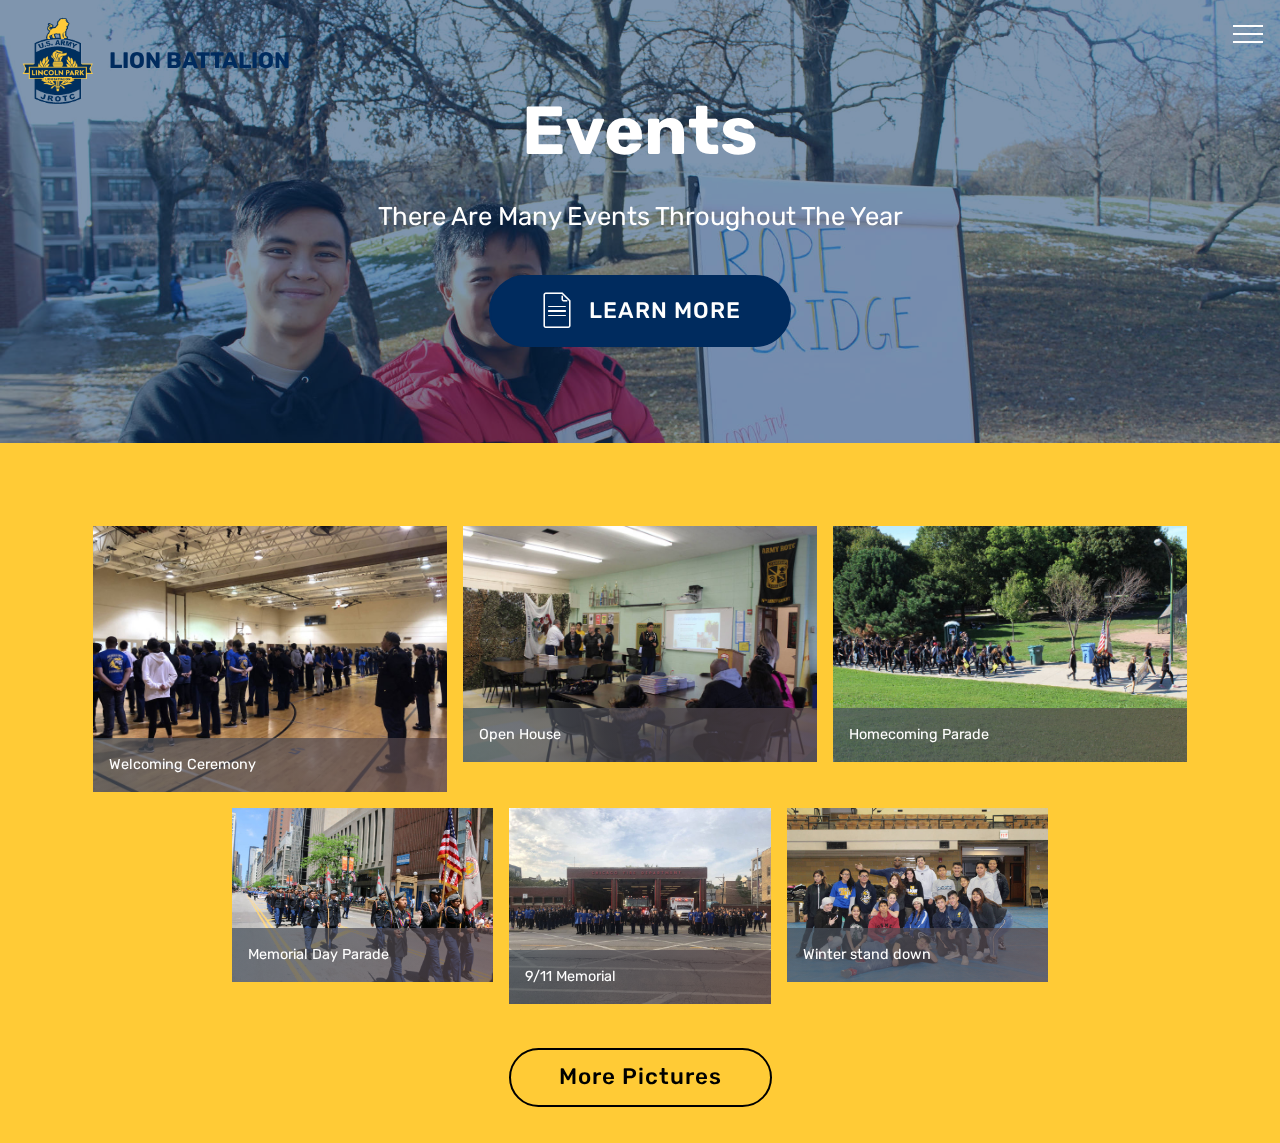
<file: page5.html>
<!DOCTYPE html>
<html  >
<head>
  <!-- Site made with Mobirise Website Builder v4.12.3, https://mobirise.com -->
  <meta charset="UTF-8">
  <meta http-equiv="X-UA-Compatible" content="IE=edge">
  <meta name="generator" content="Mobirise v4.12.3, mobirise.com">
  <meta name="viewport" content="width=device-width, initial-scale=1, minimum-scale=1">
  <link rel="shortcut icon" href="assets/images/imageedit-12-8898153004-122x161.png" type="image/x-icon">
  <meta name="description" content="Web Site Creator Description">
  
  
  <title>Events</title>
  <link rel="stylesheet" href="assets/web/assets/mobirise-icons2/mobirise2.css">
  <link rel="stylesheet" href="assets/web/assets/mobirise-icons-bold/mobirise-icons-bold.css">
  <link rel="stylesheet" href="assets/web/assets/mobirise-icons/mobirise-icons.css">
  <link rel="stylesheet" href="assets/bootstrap/css/bootstrap.min.css">
  <link rel="stylesheet" href="assets/bootstrap/css/bootstrap-grid.min.css">
  <link rel="stylesheet" href="assets/bootstrap/css/bootstrap-reboot.min.css">
  <link rel="stylesheet" href="assets/tether/tether.min.css">
  <link rel="stylesheet" href="assets/dropdown/css/style.css">
  <link rel="stylesheet" href="assets/theme/css/style.css">
  <link rel="stylesheet" href="assets/gallery/style.css">
  <link rel="preload" as="style" href="assets/mobirise/css/mbr-additional.css"><link rel="stylesheet" href="assets/mobirise/css/mbr-additional.css" type="text/css">
  
  
  
</head>
<body>
  <section class="header1 cid-rY4DCNoobl mbr-parallax-background" id="header1-36">

    

    <div class="mbr-overlay" style="opacity: 0.5; background-color: rgb(0, 43, 94);">
    </div>

    <div class="container">
        <div class="row justify-content-md-center">
            <div class="mbr-white col-md-10">
                <h1 class="mbr-section-title align-center mbr-bold pb-3 mbr-fonts-style display-1">Events</h1>
                
                <p class="mbr-text align-center pb-3 mbr-fonts-style display-5">
                    There Are Many Events Throughout The Year</p>
                <div class="mbr-section-btn align-center"><a class="btn btn-md btn-primary display-4" href="page5.html#gallery4-37">
                        <span class="mbr-iconfont mbri-file"></span>LEARN MORE</a></div>
            </div>
        </div>
    </div>

</section>

<section class="engine"><a href="https://mobirise.info/h">create your own web page</a></section><section class="mbr-gallery mbr-slider-carousel cid-rY4DYk3bbB" id="gallery4-37">

    

    <div class="container">
        <div><!-- Gallery --><div class="gallery-row"><div class="mbr-gallery-layout-default"><div><div class="row-first row justify-content-center m-0"><div class="mbr-gallery-item col-lg-4 col-md-4 col-sm-12 p-2" data-video-url="false"><div href="#lb-gallery4-37" data-slide-to="0" data-toggle="modal"><img src="assets/images/img-1625-2000x1500-800x600.jpg" alt="" title=""><span class="icon-focus"></span><span class="mbr-gallery-title mbr-fonts-style display-7">Welcoming Ceremony</span></div></div><div class="mbr-gallery-item col-lg-4 col-md-4 col-sm-12 p-2" data-video-url="false"><div href="#lb-gallery4-37" data-slide-to="1" data-toggle="modal"><img src="assets/images/copy-of-img-1817-2000x1333-800x533.jpg" alt="" title=""><span class="icon-focus"></span><span class="mbr-gallery-title mbr-fonts-style display-7">Open House</span></div></div><div class="mbr-gallery-item col-lg-4 col-md-4 col-sm-12 p-2" data-video-url="false"><div href="#lb-gallery4-37" data-slide-to="2" data-toggle="modal"><img src="assets/images/img-1175-2000x1333-800x533.jpg" alt="" title=""><span class="icon-focus"></span><span class="mbr-gallery-title mbr-fonts-style display-7">Homecoming Parade</span></div></div></div><div class="row-second row justify-content-center m-0"><div class="mbr-gallery-item col-lg-3 col-md-6 col-sm-12 p-2" data-video-url="false"><div href="#lb-gallery4-37" data-slide-to="3" data-toggle="modal"><img src="assets/images/img-642-2000x1333-800x533.jpg" alt="" title=""><span class="icon-focus"></span><span class="mbr-gallery-title mbr-fonts-style display-7">Memorial Day Parade</span></div></div><div class="mbr-gallery-item col-lg-3 col-md-6 col-sm-12 p-2" data-video-url="false"><div href="#lb-gallery4-37" data-slide-to="4" data-toggle="modal"><img src="assets/images/img-889-2000x1500-800x600.jpg" alt="" title=""><span class="icon-focus"></span><span class="mbr-gallery-title mbr-fonts-style display-7">9/11 Memorial</span></div></div><div class="mbr-gallery-item col-lg-3 col-md-6 col-sm-12 p-2" data-video-url="false"><div href="#lb-gallery4-37" data-slide-to="5" data-toggle="modal"><img src="assets/images/img-1576-2000x1333-800x533.jpg" alt="" title=""><span class="icon-focus"></span><span class="mbr-gallery-title mbr-fonts-style display-7">Winter stand down</span></div></div></div></div><div class="clearfix"></div></div></div><!-- Lightbox --><div data-app-prevent-settings="" class="mbr-slider modal fade carousel slide" tabindex="-1" data-keyboard="true" data-interval="false" id="lb-gallery4-37"><div class="modal-dialog"><div class="modal-content"><div class="modal-body"><div class="carousel-inner"><div class="carousel-item"><img src="assets/images/img-1625-2000x1500.jpg" alt="" title=""></div><div class="carousel-item"><img src="assets/images/copy-of-img-1817-2000x1333.jpg" alt="" title=""></div><div class="carousel-item"><img src="assets/images/img-1175-2000x1333.jpg" alt="" title=""></div><div class="carousel-item"><img src="assets/images/img-642-2000x1333.jpg" alt="" title=""></div><div class="carousel-item"><img src="assets/images/img-889-2000x1500.jpg" alt="" title=""></div><div class="carousel-item active"><img src="assets/images/img-1576-2000x1333.jpg" alt="" title=""></div></div><a class="carousel-control carousel-control-prev" role="button" data-slide="prev" href="#lb-gallery4-37"><span class="mbri-left mbr-iconfont" aria-hidden="true"></span><span class="sr-only">Previous</span></a><a class="carousel-control carousel-control-next" role="button" data-slide="next" href="#lb-gallery4-37"><span class="mbri-right mbr-iconfont" aria-hidden="true"></span><span class="sr-only">Next</span></a><a class="close" href="#" role="button" data-dismiss="modal"><span class="sr-only">Close</span></a></div></div></div></div></div>
    </div>

</section>

<section class="header1 cid-rYuDXqKMsX" id="header16-3m">

    

    

    <div class="container">
        <div class="row justify-content-md-center">
            <div class="col-md-10 align-center">
                
                
                
                <div class="mbr-section-btn"><a class="btn btn-md btn-black-outline display-4" href="https://drive.google.com/drive/folders/1JR0Bg9oIX1Scy9IX4agkQKlX9mJ1xWWY?usp=sharing" target="_blank">More Pictures</a></div>
            </div>
        </div>
    </div>

</section>

<section class="menu cid-rYuS1NE63Q" once="menu" id="menu1-3x">

    

    <nav class="navbar navbar-expand beta-menu navbar-dropdown align-items-center navbar-fixed-top collapsed bg-color transparent">
        <button class="navbar-toggler navbar-toggler-right" type="button" data-toggle="collapse" data-target="#navbarSupportedContent" aria-controls="navbarSupportedContent" aria-expanded="false" aria-label="Toggle navigation">
            <div class="hamburger">
                <span></span>
                <span></span>
                <span></span>
                <span></span>
            </div>
        </button>
        <div class="menu-logo">
            <div class="navbar-brand">
                <span class="navbar-logo">
                    
                         <img src="assets/images/imageedit-12-8898153004-122x161.png" alt="Mobirise" title="" style="height: 6.6rem;">
                    
                </span>
                <span class="navbar-caption-wrap"><a class="navbar-caption text-primary display-4" href="index.html">LION BATTALION&nbsp;</a></span>
            </div>
        </div>
        <div class="collapse navbar-collapse" id="navbarSupportedContent">
            <ul class="navbar-nav nav-dropdown nav-right" data-app-modern-menu="true"><li class="nav-item">
                    <a class="nav-link link text-white display-4" href="index.html"><span class="mbri-home mbr-iconfont mbr-iconfont-btn" style="font-size: 30px;">&nbsp;Home</span>
                        </a>
                </li>
                <li class="nav-item"><a class="nav-link link text-white display-4" href="page4.html">
                        
                        Activities</a></li><li class="nav-item"><a class="nav-link link text-white display-4" href="page2.html#info4-t"><span class="mbri-search mbr-iconfont mbr-iconfont-btn" style="font-size: 30px;"></span>
                        
                        About Us
                    </a></li><li class="nav-item"><a class="nav-link link text-white display-4" href="page11.html#header2-3l"><span class="mbri-bookmark mbr-iconfont mbr-iconfont-btn" style="font-size: 30px;"></span>
                        
                        Books</a></li><li class="nav-item"><a class="nav-link link text-white display-4" href="page1.html"><span class="mbrib-users mbr-iconfont mbr-iconfont-btn" style="font-size: 30px;">&nbsp;Chain Of Command</span>
                        </a></li><li class="nav-item"><a class="nav-link link text-white display-4" href="page3.html">
                        
                        Cadet Reference</a></li><li class="nav-item"><a class="nav-link link text-white display-4" href="https://chicagojrotc.com/" target="_blank">
                        
                        Chicago JROTC</a></li><li class="nav-item"><a class="nav-link link text-white display-4" href="page5.html#header1-36"><span class="mobi-mbri mobi-mbri-calendar mbr-iconfont mbr-iconfont-btn" style="font-size: 30px;">&nbsp;Events</span>
                        </a></li><li class="nav-item"><a class="nav-link link text-white display-4" href="page10.html#header16-3f">
                        
                        Senior Quotes</a></li><li class="nav-item"><a class="nav-link link text-white display-4" href="page9.html#header2-39">
                        
                        Syllasbus</a></li></ul>
            
        </div>
    </nav>
</section>


  <script src="assets/web/assets/jquery/jquery.min.js"></script>
  <script src="assets/popper/popper.min.js"></script>
  <script src="assets/bootstrap/js/bootstrap.min.js"></script>
  <script src="assets/smoothscroll/smooth-scroll.js"></script>
  <script src="assets/masonry/masonry.pkgd.min.js"></script>
  <script src="assets/imagesloaded/imagesloaded.pkgd.min.js"></script>
  <script src="assets/bootstrapcarouselswipe/bootstrap-carousel-swipe.js"></script>
  <script src="assets/tether/tether.min.js"></script>
  <script src="assets/vimeoplayer/jquery.mb.vimeo_player.js"></script>
  <script src="assets/parallax/jarallax.min.js"></script>
  <script src="assets/dropdown/js/nav-dropdown.js"></script>
  <script src="assets/dropdown/js/navbar-dropdown.js"></script>
  <script src="assets/touchswipe/jquery.touch-swipe.min.js"></script>
  <script src="assets/theme/js/script.js"></script>
  <script src="assets/gallery/player.min.js"></script>
  <script src="assets/gallery/script.js"></script>
  <script src="assets/slidervideo/script.js"></script>
  
  
</body>
</html>
</file>
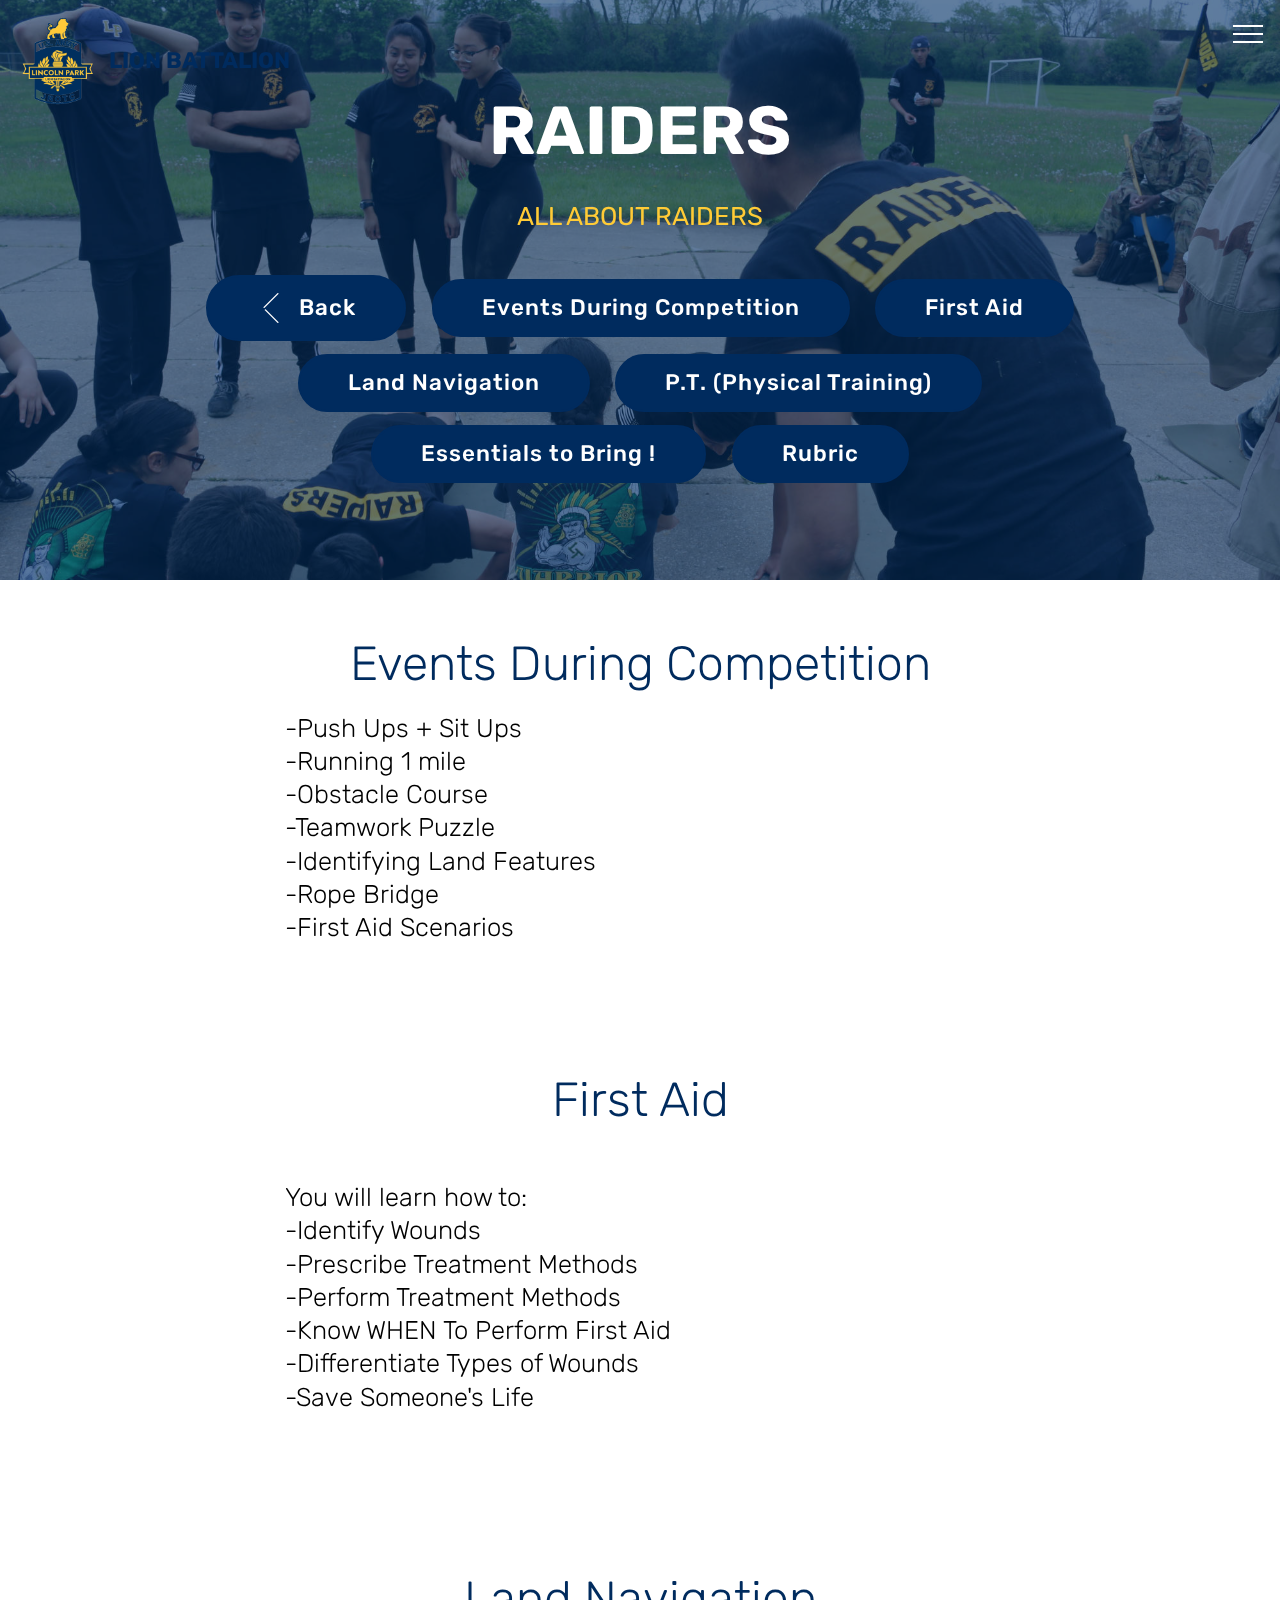
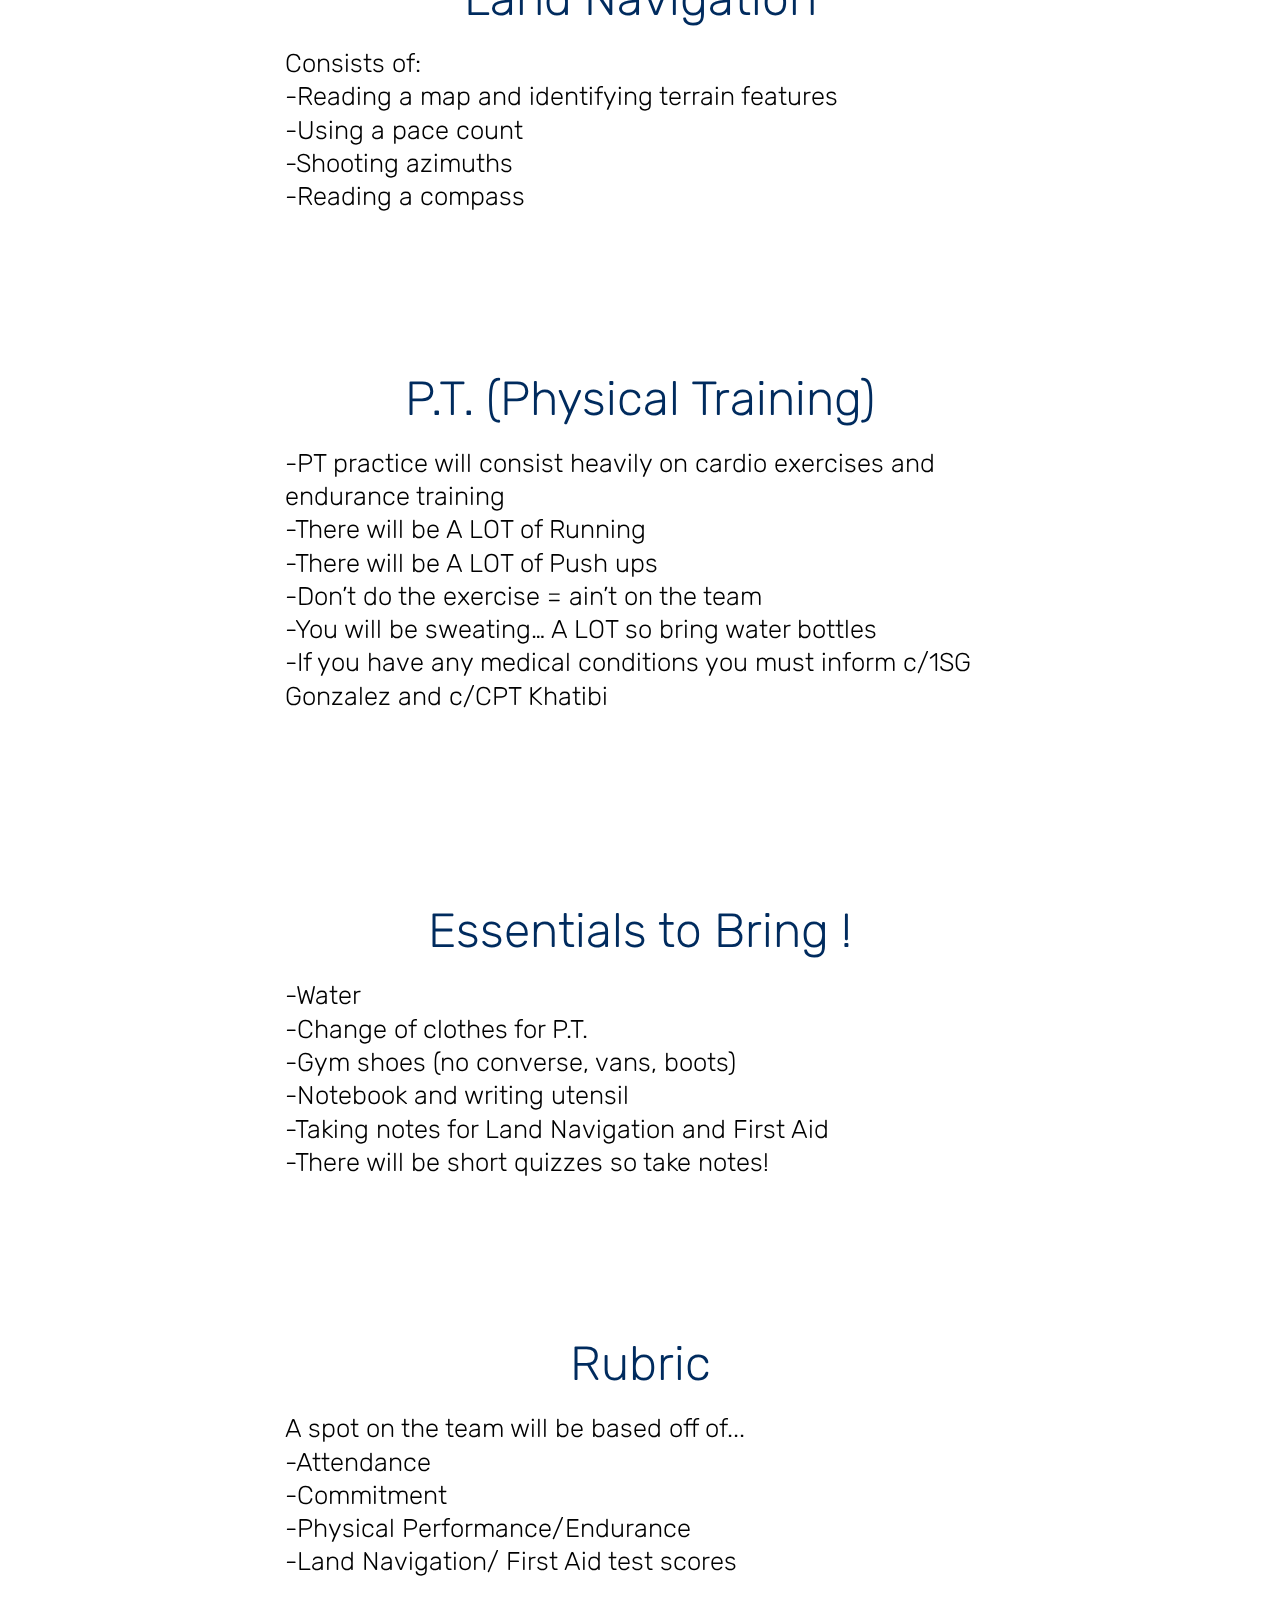
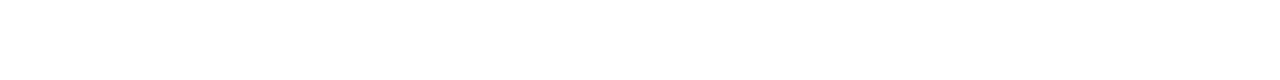
<file: page6.html>
<!DOCTYPE html>
<html  >
<head>
  <!-- Site made with Mobirise Website Builder v4.12.3, https://mobirise.com -->
  <meta charset="UTF-8">
  <meta http-equiv="X-UA-Compatible" content="IE=edge">
  <meta name="generator" content="Mobirise v4.12.3, mobirise.com">
  <meta name="viewport" content="width=device-width, initial-scale=1, minimum-scale=1">
  <link rel="shortcut icon" href="assets/images/imageedit-12-8898153004-122x161.png" type="image/x-icon">
  <meta name="description" content="Site Maker Description">
  
  
  <title>Raiders</title>
  <link rel="stylesheet" href="assets/web/assets/mobirise-icons2/mobirise2.css">
  <link rel="stylesheet" href="assets/web/assets/mobirise-icons-bold/mobirise-icons-bold.css">
  <link rel="stylesheet" href="assets/web/assets/mobirise-icons/mobirise-icons.css">
  <link rel="stylesheet" href="assets/bootstrap/css/bootstrap.min.css">
  <link rel="stylesheet" href="assets/bootstrap/css/bootstrap-grid.min.css">
  <link rel="stylesheet" href="assets/bootstrap/css/bootstrap-reboot.min.css">
  <link rel="stylesheet" href="assets/dropdown/css/style.css">
  <link rel="stylesheet" href="assets/tether/tether.min.css">
  <link rel="stylesheet" href="assets/theme/css/style.css">
  <link rel="preload" as="style" href="assets/mobirise/css/mbr-additional.css"><link rel="stylesheet" href="assets/mobirise/css/mbr-additional.css" type="text/css">
  
  
  
</head>
<body>
  <section class="header1 cid-rY2OtPz0gC mbr-parallax-background" id="header16-28">

    

    <div class="mbr-overlay" style="opacity: 0.6; background-color: rgb(0, 43, 94);">
    </div>

    <div class="container">
        <div class="row justify-content-md-center">
            <div class="col-md-10 align-center">
                <h1 class="mbr-section-title mbr-bold pb-3 mbr-fonts-style display-1">
                    RAIDERS</h1>
                
                <p class="mbr-text pb-3 mbr-fonts-style display-5">ALL ABOUT RAIDERS</p>
                <div class="mbr-section-btn"><a class="btn btn-md btn-primary display-4" href="page4.html#info1-1t"><span class="mbri-arrow-prev mbr-iconfont mbr-iconfont-btn" style="font-size: 30px;"></span>Back</a> <a class="btn btn-md btn-primary display-4" href="page6.html#content4-1y">Events During Competition</a> <a class="btn btn-md btn-primary display-4" href="page6.html#content4-1z">First Aid</a> <a class="btn btn-md btn-primary display-4" href="page6.html#content4-20">Land Navigation</a> <a class="btn btn-md btn-primary display-4" href="page6.html#content4-21">P.T. (Physical Training)</a> <a class="btn btn-md btn-primary display-4" href="page6.html#content4-24">Essentials to Bring !</a> <a class="btn btn-md btn-primary display-4" href="page6.html#content4-26">Rubric</a></div>
            </div>
        </div>
    </div>

</section>

<section class="engine"><a href="https://mobirise.info/l">free site templates</a></section><section class="mbr-section content4 cid-rY2MtdaafG" id="content4-1y">

    

    <div class="container">
        <div class="media-container-row">
            <div class="title col-12 col-md-8">
                <h2 class="align-center pb-3 mbr-fonts-style display-2">Events During Competition
</h2>
                <h3 class="mbr-section-subtitle align-center mbr-light mbr-fonts-style display-5">-Push Ups + Sit Ups
<div>-Running 1 mile
</div><div>-Obstacle Course
</div><div>-Teamwork Puzzle
</div><div>-Identifying Land Features
</div><div>-Rope Bridge
</div><div>-First Aid Scenarios 
</div><div><br></div></h3>
                
            </div>
        </div>
    </div>
</section>

<section class="mbr-section content4 cid-rY2MKmEZLT" id="content4-1z">

    

    <div class="container">
        <div class="media-container-row">
            <div class="title col-12 col-md-8">
                <h2 class="align-center pb-3 mbr-fonts-style display-2">First Aid
</h2>
                <h3 class="mbr-section-subtitle align-center mbr-light mbr-fonts-style display-5">
                    
                <div><br></div><div>You will learn how to:
</div><div>-Identify Wounds
</div><div>-Prescribe Treatment Methods
</div><div>-Perform Treatment Methods
</div><div>-Know WHEN To Perform First Aid
</div><div>-Differentiate Types of Wounds
</div><div>-Save Someone's Life
</div><div><br></div></h3>
                
            </div>
        </div>
    </div>
</section>

<section class="mbr-section content4 cid-rY2MKHTfDi" id="content4-20">

    

    <div class="container">
        <div class="media-container-row">
            <div class="title col-12 col-md-8">
                <h2 class="align-center pb-3 mbr-fonts-style display-2">Land Navigation
</h2>
                <h3 class="mbr-section-subtitle align-center mbr-light mbr-fonts-style display-5">Consists of:
<div>-Reading a map and identifying                                                                   terrain features
</div><div>-Using a pace count
</div><div>-Shooting azimuths
</div><div>-Reading a compass
</div><div><br></div></h3>
                
            </div>
        </div>
    </div>
</section>

<section class="mbr-section content4 cid-rY2Nc8yqke" id="content4-21">

    

    <div class="container">
        <div class="media-container-row">
            <div class="title col-12 col-md-8">
                <h2 class="align-center pb-3 mbr-fonts-style display-2">P.T. (Physical Training)
</h2>
                <h3 class="mbr-section-subtitle align-center mbr-light mbr-fonts-style display-5">-PT practice will consist heavily on cardio exercises and endurance training
<div>-There will be A LOT of Running 
</div><div>-There will be A LOT of Push ups 
</div><div>-Don’t do the exercise = ain’t on the team
</div><div>-You will be sweating… A LOT so bring water bottles 
</div><div>-If you have any medical conditions you must inform c/1SG Gonzalez and c/CPT Khatibi
</div><div>
</div><div>&nbsp;
</div><div>
</div><div><br></div></h3>
                
            </div>
        </div>
    </div>
</section>

<section class="mbr-section content4 cid-rY2NKOnhfM" id="content4-24">

    

    <div class="container">
        <div class="media-container-row">
            <div class="title col-12 col-md-8">
                <h2 class="align-center pb-3 mbr-fonts-style display-2">Essentials to Bring !
</h2>
                <h3 class="mbr-section-subtitle align-center mbr-light mbr-fonts-style display-5"><div><span style="font-size: 1.6rem;">-Water&nbsp;</span><br></div><div>-Change of clothes for P.T.
</div><div>-Gym shoes (no converse, vans, boots)
</div><div>-Notebook and writing utensil 
</div><div>-Taking notes for Land Navigation and First Aid
</div><div>-There will be short quizzes so take notes!
</div><div>
</div><div><br></div></h3>
                
            </div>
        </div>
    </div>
</section>

<section class="mbr-section content4 cid-rY2O0tTGIZ" id="content4-26">

    

    <div class="container">
        <div class="media-container-row">
            <div class="title col-12 col-md-8">
                <h2 class="align-center pb-3 mbr-fonts-style display-2">
                    Rubric</h2>
                <h3 class="mbr-section-subtitle align-center mbr-light mbr-fonts-style display-5">A spot on the team will be based off of...
<div>-Attendance
</div><div>-Commitment
</div><div>-Physical Performance/Endurance
</div><div>-Land Navigation/ First Aid test scores
</div><div>
</div><div>
</div><div>
</div><div><br></div></h3>
                
            </div>
        </div>
    </div>
</section>

<section class="menu cid-rYuS1NE63Q" once="menu" id="menu1-3x">

    

    <nav class="navbar navbar-expand beta-menu navbar-dropdown align-items-center navbar-fixed-top collapsed bg-color transparent">
        <button class="navbar-toggler navbar-toggler-right" type="button" data-toggle="collapse" data-target="#navbarSupportedContent" aria-controls="navbarSupportedContent" aria-expanded="false" aria-label="Toggle navigation">
            <div class="hamburger">
                <span></span>
                <span></span>
                <span></span>
                <span></span>
            </div>
        </button>
        <div class="menu-logo">
            <div class="navbar-brand">
                <span class="navbar-logo">
                    
                         <img src="assets/images/imageedit-12-8898153004-122x161.png" alt="Mobirise" title="" style="height: 6.6rem;">
                    
                </span>
                <span class="navbar-caption-wrap"><a class="navbar-caption text-primary display-4" href="index.html">LION BATTALION&nbsp;</a></span>
            </div>
        </div>
        <div class="collapse navbar-collapse" id="navbarSupportedContent">
            <ul class="navbar-nav nav-dropdown nav-right" data-app-modern-menu="true"><li class="nav-item">
                    <a class="nav-link link text-white display-4" href="index.html"><span class="mbri-home mbr-iconfont mbr-iconfont-btn" style="font-size: 30px;">&nbsp;Home</span>
                        </a>
                </li>
                <li class="nav-item"><a class="nav-link link text-white display-4" href="page4.html">
                        
                        Activities</a></li><li class="nav-item"><a class="nav-link link text-white display-4" href="page2.html#info4-t"><span class="mbri-search mbr-iconfont mbr-iconfont-btn" style="font-size: 30px;"></span>
                        
                        About Us
                    </a></li><li class="nav-item"><a class="nav-link link text-white display-4" href="page11.html#header2-3l"><span class="mbri-bookmark mbr-iconfont mbr-iconfont-btn" style="font-size: 30px;"></span>
                        
                        Books</a></li><li class="nav-item"><a class="nav-link link text-white display-4" href="page1.html"><span class="mbrib-users mbr-iconfont mbr-iconfont-btn" style="font-size: 30px;">&nbsp;Chain Of Command</span>
                        </a></li><li class="nav-item"><a class="nav-link link text-white display-4" href="page3.html">
                        
                        Cadet Reference</a></li><li class="nav-item"><a class="nav-link link text-white display-4" href="https://chicagojrotc.com/" target="_blank">
                        
                        Chicago JROTC</a></li><li class="nav-item"><a class="nav-link link text-white display-4" href="page5.html#header1-36"><span class="mobi-mbri mobi-mbri-calendar mbr-iconfont mbr-iconfont-btn" style="font-size: 30px;">&nbsp;Events</span>
                        </a></li><li class="nav-item"><a class="nav-link link text-white display-4" href="page10.html#header16-3f">
                        
                        Senior Quotes</a></li><li class="nav-item"><a class="nav-link link text-white display-4" href="page9.html#header2-39">
                        
                        Syllasbus</a></li></ul>
            
        </div>
    </nav>
</section>


  <script src="assets/web/assets/jquery/jquery.min.js"></script>
  <script src="assets/popper/popper.min.js"></script>
  <script src="assets/bootstrap/js/bootstrap.min.js"></script>
  <script src="assets/smoothscroll/smooth-scroll.js"></script>
  <script src="assets/dropdown/js/nav-dropdown.js"></script>
  <script src="assets/dropdown/js/navbar-dropdown.js"></script>
  <script src="assets/touchswipe/jquery.touch-swipe.min.js"></script>
  <script src="assets/tether/tether.min.js"></script>
  <script src="assets/parallax/jarallax.min.js"></script>
  <script src="assets/theme/js/script.js"></script>
  
  
</body>
</html>
</file>
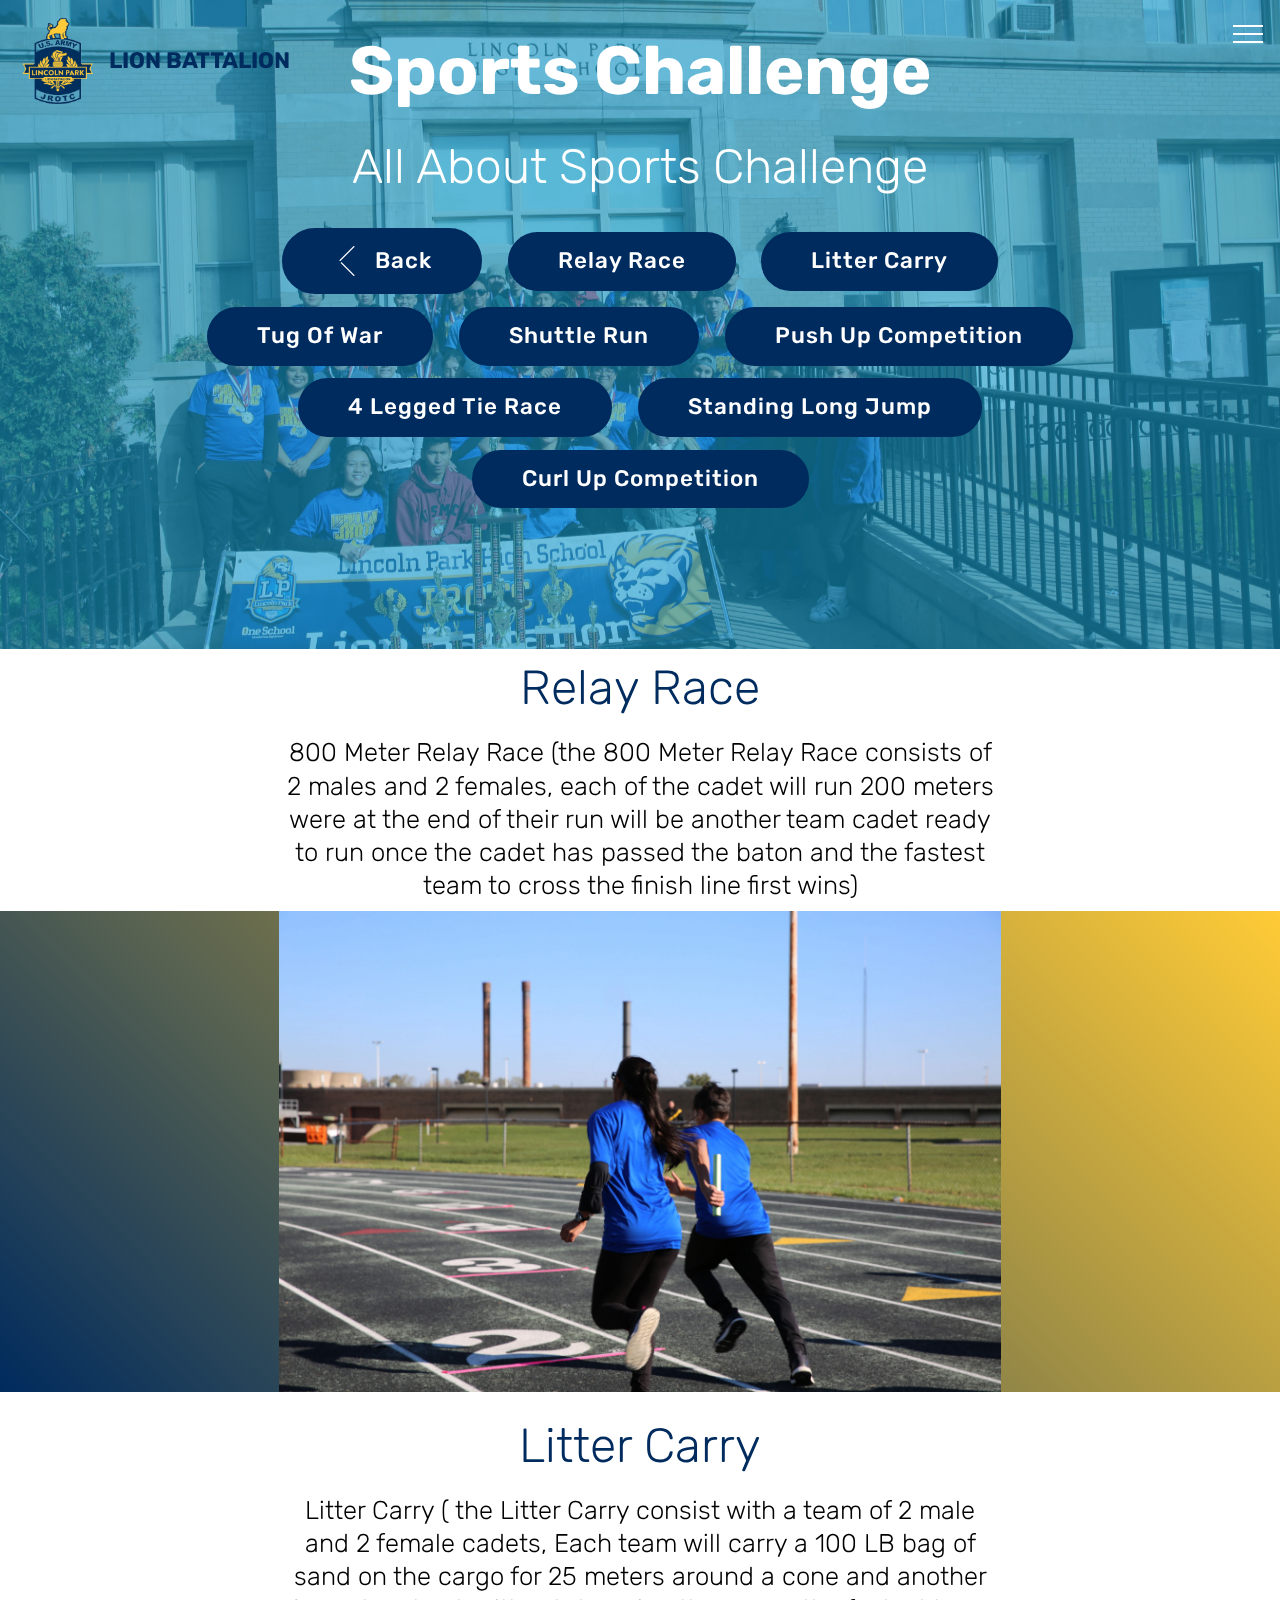
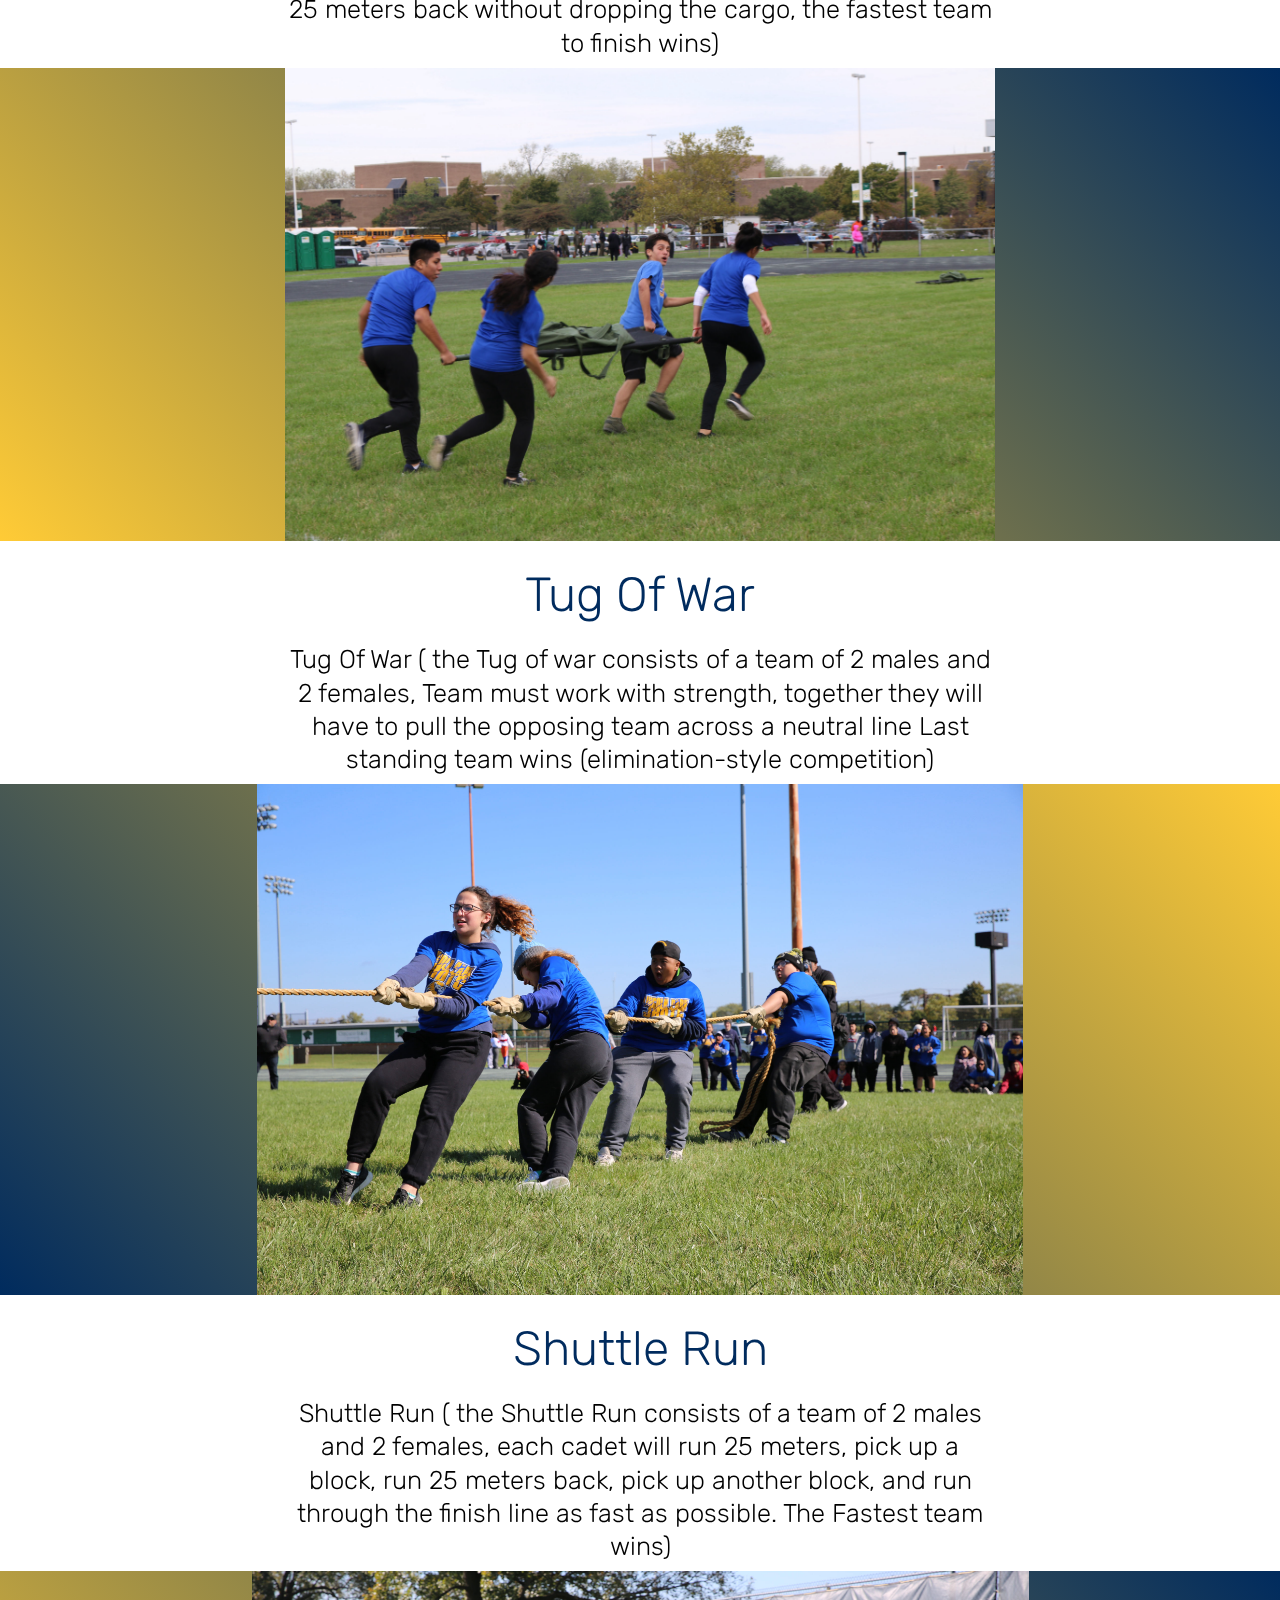
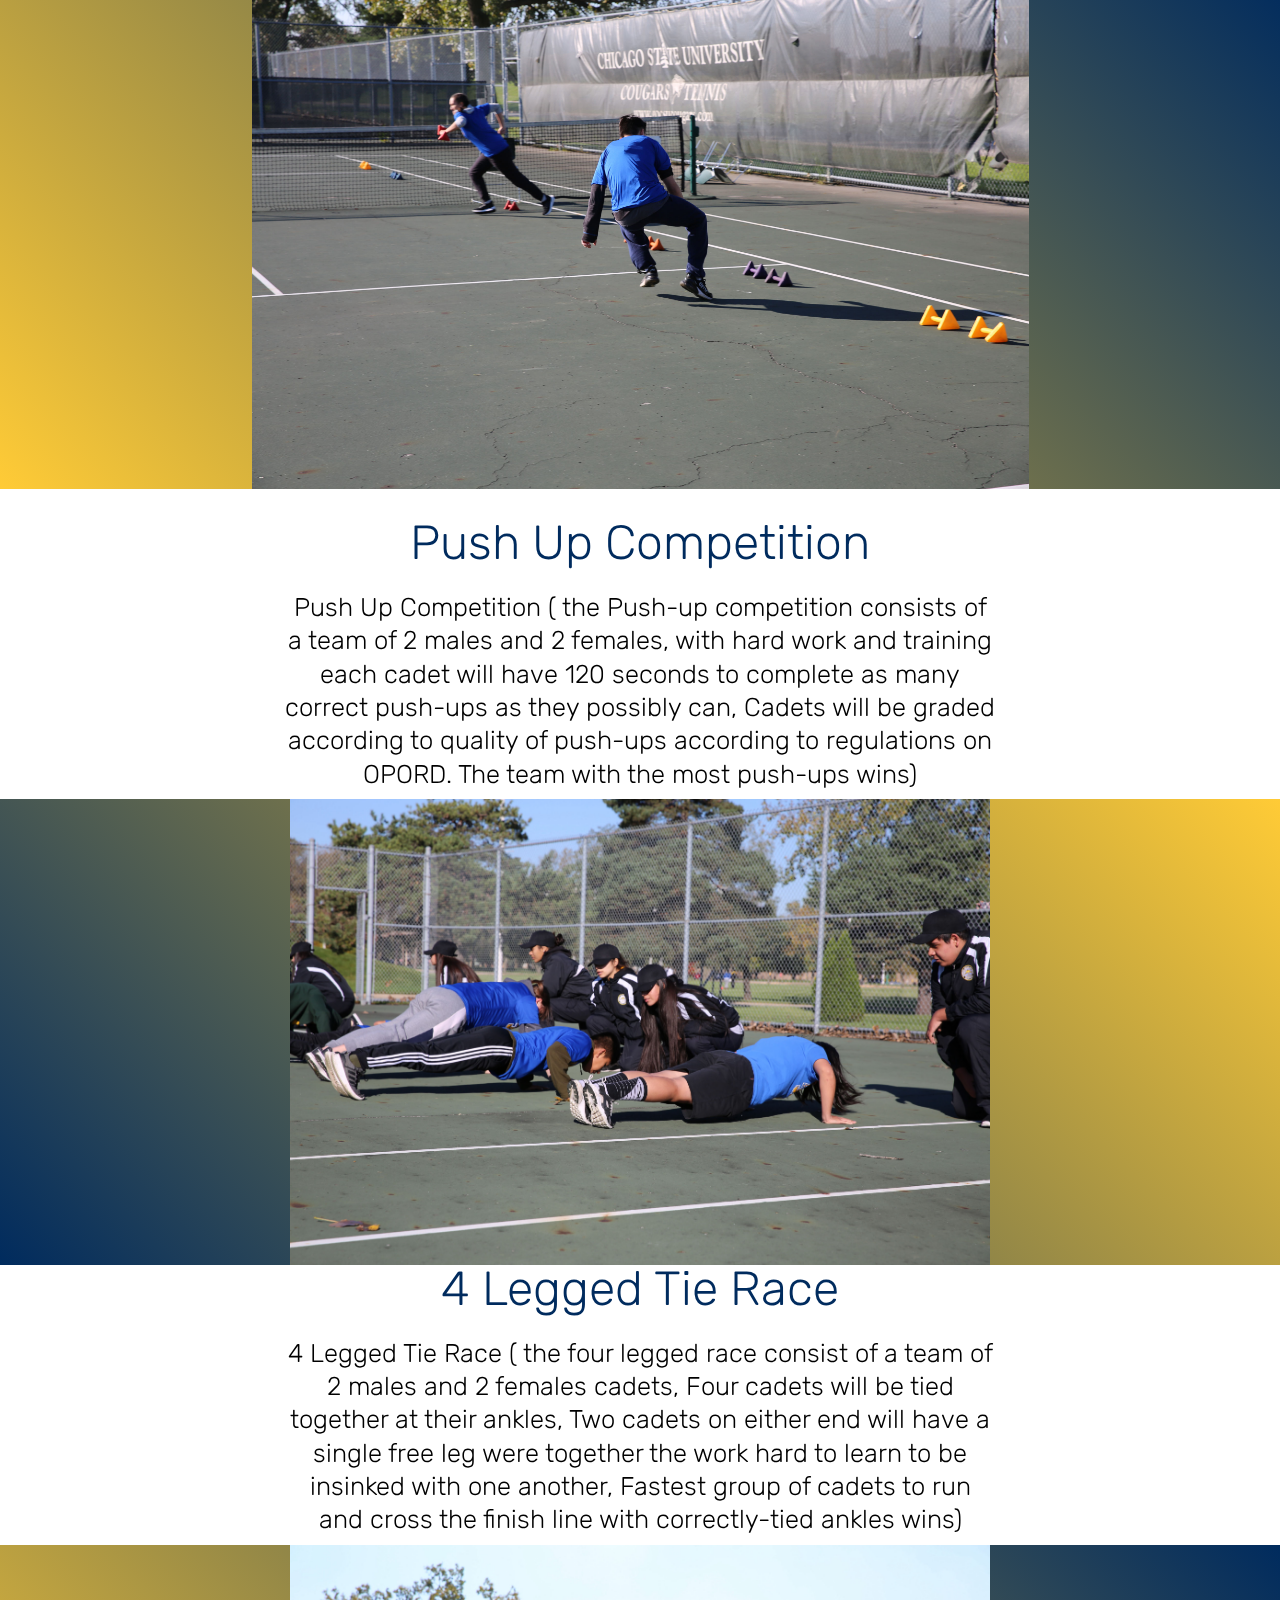
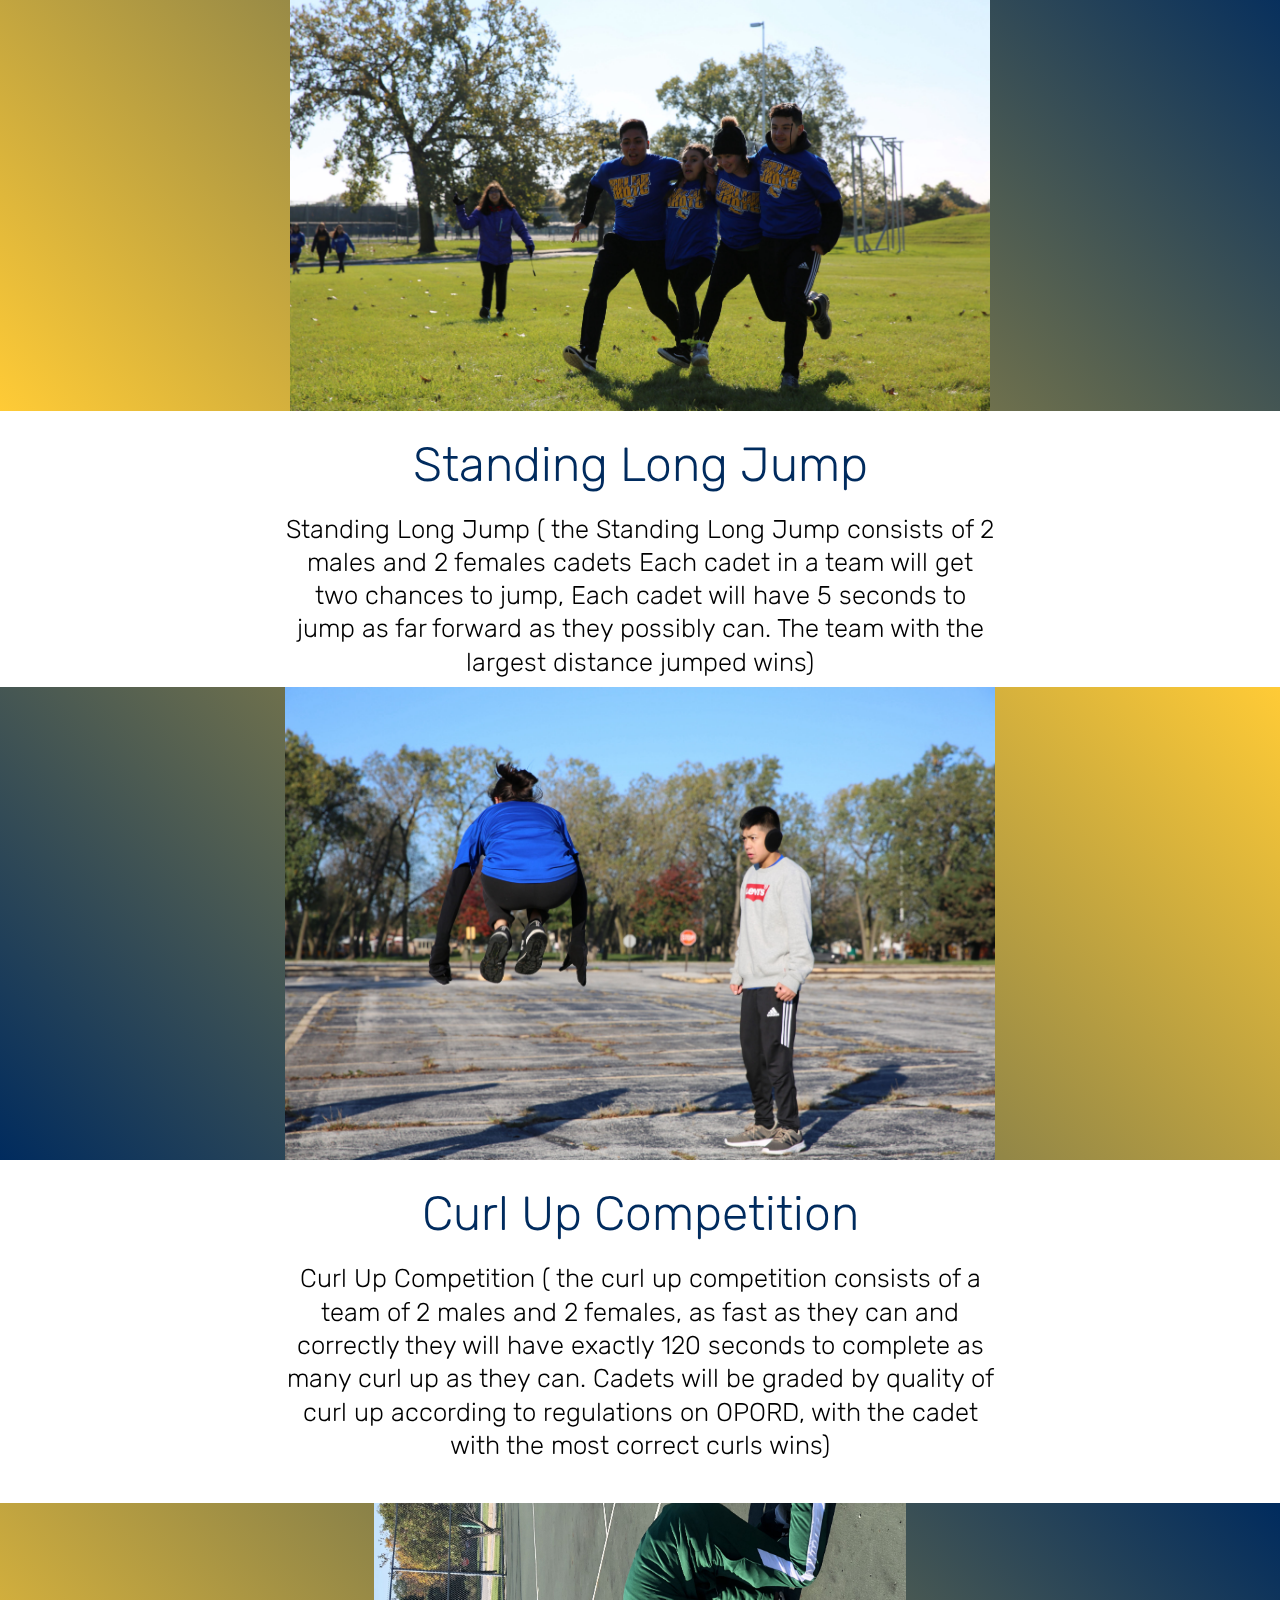
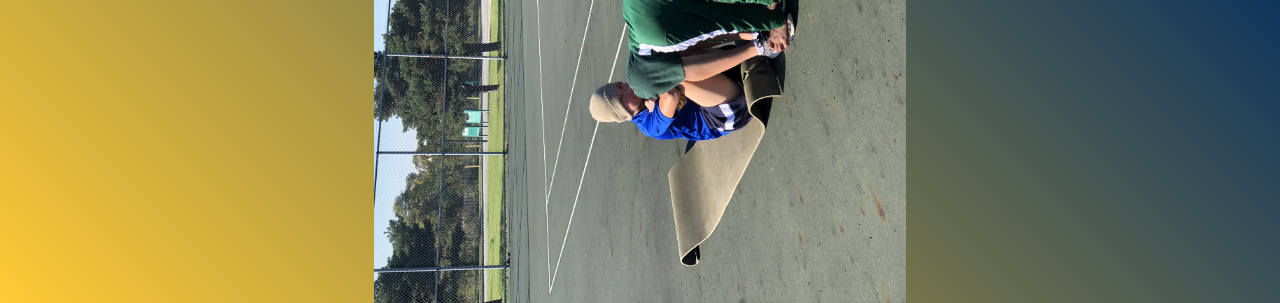
<file: page7.html>
<!DOCTYPE html>
<html  >
<head>
  <!-- Site made with Mobirise Website Builder v4.12.3, https://mobirise.com -->
  <meta charset="UTF-8">
  <meta http-equiv="X-UA-Compatible" content="IE=edge">
  <meta name="generator" content="Mobirise v4.12.3, mobirise.com">
  <meta name="viewport" content="width=device-width, initial-scale=1, minimum-scale=1">
  <link rel="shortcut icon" href="assets/images/imageedit-12-8898153004-122x161.png" type="image/x-icon">
  <meta name="description" content="Site Builder Description">
  
  
  <title>Sports Challenge</title>
  <link rel="stylesheet" href="assets/web/assets/mobirise-icons2/mobirise2.css">
  <link rel="stylesheet" href="assets/web/assets/mobirise-icons-bold/mobirise-icons-bold.css">
  <link rel="stylesheet" href="assets/web/assets/mobirise-icons/mobirise-icons.css">
  <link rel="stylesheet" href="assets/bootstrap/css/bootstrap.min.css">
  <link rel="stylesheet" href="assets/bootstrap/css/bootstrap-grid.min.css">
  <link rel="stylesheet" href="assets/bootstrap/css/bootstrap-reboot.min.css">
  <link rel="stylesheet" href="assets/dropdown/css/style.css">
  <link rel="stylesheet" href="assets/tether/tether.min.css">
  <link rel="stylesheet" href="assets/theme/css/style.css">
  <link rel="preload" as="style" href="assets/mobirise/css/mbr-additional.css"><link rel="stylesheet" href="assets/mobirise/css/mbr-additional.css" type="text/css">
  
  
  
</head>
<body>
  <section class="header1 cid-rY2Rb3NR30 mbr-parallax-background" id="header1-2b">

    

    <div class="mbr-overlay" style="opacity: 0.6; background-color: rgb(20, 157, 204);">
    </div>

    <div class="container">
        <div class="row justify-content-md-center">
            <div class="mbr-white col-md-10">
                <h1 class="mbr-section-title align-center mbr-bold pb-3 mbr-fonts-style display-1">Sports Challenge
</h1>
                <h3 class="mbr-section-subtitle align-center mbr-light pb-3 mbr-fonts-style display-2">All About Sports Challenge</h3>
                
                <div class="mbr-section-btn align-center"><a class="btn btn-md btn-primary display-4" href="page4.html#info2-1x"><span class="mbri-arrow-prev mbr-iconfont mbr-iconfont-btn" style="font-size: 30px;"></span>Back</a> <a class="btn btn-md btn-primary display-4" href="page7.html#content4-2c">Relay Race</a> <a class="btn btn-md btn-primary display-4" href="page7.html#content4-2d">Litter Carry</a> <a class="btn btn-md btn-primary display-4" href="page7.html#content4-2e">Tug Of War
</a> <a class="btn btn-md btn-primary display-4" href="page7.html#content4-2f">Shuttle Run
</a> <a class="btn btn-md btn-primary display-4" href="page7.html#content4-2j">Push Up Competition</a> <a class="btn btn-md btn-primary display-4" href="page7.html#content4-2g">4 Legged Tie Race</a> <a class="btn btn-md btn-primary display-4" href="page7.html#content4-2k">Standing Long Jump</a> <a class="btn btn-md btn-primary display-4" href="page7.html#content4-2h">Curl Up Competition</a></div>
            </div>
        </div>
    </div>

</section>

<section class="engine"><a href="https://mobirise.info/s">bootstrap theme</a></section><section class="mbr-section content4 cid-rY2TTLbK3n" id="content4-2c">

    

    <div class="container">
        <div class="media-container-row">
            <div class="title col-12 col-md-8">
                <h2 class="align-center pb-3 mbr-fonts-style display-2">
                    Relay Race</h2>
                <h3 class="mbr-section-subtitle align-center mbr-light mbr-fonts-style display-5">800 Meter Relay Race (the 800 Meter Relay Race consists of 2 males and 2 females, each of the cadet will run 200 meters were at the end of their run will be another team cadet ready to run once the cadet has passed the baton and the fastest team to cross the finish line first wins)
</h3>
                
            </div>
        </div>
    </div>
</section>

<section class="cid-rY2VMZ9xvj" id="image2-2l">

    

    <figure class="mbr-figure container">
        <div class="image-block" style="width: 65%;">
            <img src="assets/images/242a4633-3038x2025.jpg" alt="Mobirise" title="">
            
        </div>
    </figure>
</section>

<section class="mbr-section content4 cid-rY2TU5kcJa" id="content4-2d">

    

    <div class="container">
        <div class="media-container-row">
            <div class="title col-12 col-md-8">
                <h2 class="align-center pb-3 mbr-fonts-style display-2">Litter Carry</h2>
                <h3 class="mbr-section-subtitle align-center mbr-light mbr-fonts-style display-5">Litter Carry ( the Litter Carry consist with a team of 2 male and 2 female cadets, Each team will carry a 100 LB bag of sand on the cargo for 25 meters around a cone and another 25 meters back without dropping the cargo, the fastest team to finish wins)</h3>
                
            </div>
        </div>
    </div>
</section>

<section class="cid-rY2W8O1vTZ" id="image2-2m">

    

    <figure class="mbr-figure container">
        <div class="image-block" style="width: 64%;">
            <img src="assets/images/img-8466-3038x2025.jpg" alt="Mobirise" title="">
            
        </div>
    </figure>
</section>

<section class="mbr-section content4 cid-rY2TUnX1WH" id="content4-2e">

    

    <div class="container">
        <div class="media-container-row">
            <div class="title col-12 col-md-8">
                <h2 class="align-center pb-3 mbr-fonts-style display-2">Tug Of War
</h2>
                <h3 class="mbr-section-subtitle align-center mbr-light mbr-fonts-style display-5">Tug Of War ( the Tug of war consists of a team of 2 males and 2 females, Team must work with strength, together they will have to pull the opposing team across a neutral line Last standing team wins (elimination-style competition)</h3>
                
            </div>
        </div>
    </div>
</section>

<section class="cid-rY2W9Gk8n9" id="image2-2n">

    

    <figure class="mbr-figure container">
        <div class="image-block" style="width: 69%;">
            <img src="assets/images/242a4883-3038x2025.jpg" alt="Mobirise" title="">
            
        </div>
    </figure>
</section>

<section class="mbr-section content4 cid-rY2UifVCkH" id="content4-2f">

    

    <div class="container">
        <div class="media-container-row">
            <div class="title col-12 col-md-8">
                <h2 class="align-center pb-3 mbr-fonts-style display-2">Shuttle Run
</h2>
                <h3 class="mbr-section-subtitle align-center mbr-light mbr-fonts-style display-5">Shuttle Run ( the Shuttle Run consists of a team of 2 males and 2 females, each cadet will run 25 meters, pick up a block, run 25 meters back, pick up another block, and run through the finish line as fast as possible. The Fastest team wins)</h3>
                
            </div>
        </div>
    </div>
</section>

<section class="cid-rY31jAUIfY" id="image2-2t">

    

    <figure class="mbr-figure container">
        <div class="image-block" style="width: 70%;">
            <img src="assets/images/242a4587-3038x2025.jpg" alt="Mobirise" title="">
            
        </div>
    </figure>
</section>

<section class="mbr-section content4 cid-rY2Um8qpGt" id="content4-2j">

    

    <div class="container">
        <div class="media-container-row">
            <div class="title col-12 col-md-8">
                <h2 class="align-center pb-3 mbr-fonts-style display-2">Push Up Competition</h2>
                <h3 class="mbr-section-subtitle align-center mbr-light mbr-fonts-style display-5">Push Up Competition ( the Push-up competition consists of a team of 2 males and 2 females, with hard work and training each cadet will have 120 seconds to complete as many correct push-ups as they possibly can, Cadets will be graded according to quality of push-ups according to regulations on OPORD. The team with the most push-ups wins)</h3>
                
            </div>
        </div>
    </div>
</section>

<section class="cid-rY2Wb5b4Fi" id="image2-2p">

    

    <figure class="mbr-figure container">
        <div class="image-block" style="width: 63%;">
            <img src="assets/images/242a4548-3038x2025.jpg" alt="Mobirise" title="">
            
        </div>
    </figure>
</section>

<section class="mbr-section content4 cid-rY2UiWs8ko" id="content4-2g">

    

    <div class="container">
        <div class="media-container-row">
            <div class="title col-12 col-md-8">
                <h2 class="align-center pb-3 mbr-fonts-style display-2">4 Legged Tie Race</h2>
                <h3 class="mbr-section-subtitle align-center mbr-light mbr-fonts-style display-5">4 Legged Tie Race ( the four legged race consist of a team of 2 males and 2 females cadets,  Four cadets will be tied together at their ankles, Two cadets on either end will have a single free leg were together the work hard to learn to be insinked with one another, Fastest group of cadets to run and cross the finish line with correctly-tied ankles wins)</h3>
                
            </div>
        </div>
    </div>
</section>

<section class="cid-rY2WctN155" id="image2-2r">

    

    <figure class="mbr-figure container">
        <div class="image-block" style="width: 63%;">
            <img src="assets/images/242a4715-3038x2025.jpg" alt="Mobirise" title="">
            
        </div>
    </figure>
</section>

<section class="mbr-section content4 cid-rY2UC50DhS" id="content4-2k">

    

    <div class="container">
        <div class="media-container-row">
            <div class="title col-12 col-md-8">
                <h2 class="align-center pb-3 mbr-fonts-style display-2">Standing Long Jump</h2>
                <h3 class="mbr-section-subtitle align-center mbr-light mbr-fonts-style display-5">Standing Long Jump ( the Standing Long Jump consists of 2 males and 2 females cadets Each cadet in a team will get two chances to jump, Each cadet will have 5 seconds to jump as far forward as they possibly can. The team with the largest distance jumped wins)</h3>
                
            </div>
        </div>
    </div>
</section>

<section class="cid-rY2Wd5E6GF" id="image2-2s">

    

    <figure class="mbr-figure container">
        <div class="image-block" style="width: 64%;">
            <img src="assets/images/242a4485-3038x2025.jpg" alt="Mobirise" title="">
            
        </div>
    </figure>
</section>

<section class="mbr-section content4 cid-rY2UlotmdD" id="content4-2h">

    

    <div class="container">
        <div class="media-container-row">
            <div class="title col-12 col-md-8">
                <h2 class="align-center pb-3 mbr-fonts-style display-2">Curl Up Competition</h2>
                <h3 class="mbr-section-subtitle align-center mbr-light mbr-fonts-style display-5">Curl Up Competition ( the curl up competition consists of a team of 2 males and 2 females, as fast as they can and correctly they will have exactly 120 seconds to complete as many curl up as they can. Cadets will be graded by quality of curl up according to regulations on OPORD, with the cadet with the most correct curls wins)
<div><br></div></h3>
                
            </div>
        </div>
    </div>
</section>

<section class="cid-rY33hjqnaA" id="image2-2u">

    

    <figure class="mbr-figure container">
        <div class="image-block" style="width: 48%;">
            <img src="assets/images/img-5133-3038x2279.jpg" alt="Mobirise" title="">
            
        </div>
    </figure>
</section>

<section class="menu cid-rYuS1NE63Q" once="menu" id="menu1-3x">

    

    <nav class="navbar navbar-expand beta-menu navbar-dropdown align-items-center navbar-fixed-top collapsed bg-color transparent">
        <button class="navbar-toggler navbar-toggler-right" type="button" data-toggle="collapse" data-target="#navbarSupportedContent" aria-controls="navbarSupportedContent" aria-expanded="false" aria-label="Toggle navigation">
            <div class="hamburger">
                <span></span>
                <span></span>
                <span></span>
                <span></span>
            </div>
        </button>
        <div class="menu-logo">
            <div class="navbar-brand">
                <span class="navbar-logo">
                    
                         <img src="assets/images/imageedit-12-8898153004-122x161.png" alt="Mobirise" title="" style="height: 6.6rem;">
                    
                </span>
                <span class="navbar-caption-wrap"><a class="navbar-caption text-primary display-4" href="index.html">LION BATTALION&nbsp;</a></span>
            </div>
        </div>
        <div class="collapse navbar-collapse" id="navbarSupportedContent">
            <ul class="navbar-nav nav-dropdown nav-right" data-app-modern-menu="true"><li class="nav-item">
                    <a class="nav-link link text-white display-4" href="index.html"><span class="mbri-home mbr-iconfont mbr-iconfont-btn" style="font-size: 30px;">&nbsp;Home</span>
                        </a>
                </li>
                <li class="nav-item"><a class="nav-link link text-white display-4" href="page4.html">
                        
                        Activities</a></li><li class="nav-item"><a class="nav-link link text-white display-4" href="page2.html#info4-t"><span class="mbri-search mbr-iconfont mbr-iconfont-btn" style="font-size: 30px;"></span>
                        
                        About Us
                    </a></li><li class="nav-item"><a class="nav-link link text-white display-4" href="page11.html#header2-3l"><span class="mbri-bookmark mbr-iconfont mbr-iconfont-btn" style="font-size: 30px;"></span>
                        
                        Books</a></li><li class="nav-item"><a class="nav-link link text-white display-4" href="page1.html"><span class="mbrib-users mbr-iconfont mbr-iconfont-btn" style="font-size: 30px;">&nbsp;Chain Of Command</span>
                        </a></li><li class="nav-item"><a class="nav-link link text-white display-4" href="page3.html">
                        
                        Cadet Reference</a></li><li class="nav-item"><a class="nav-link link text-white display-4" href="https://chicagojrotc.com/" target="_blank">
                        
                        Chicago JROTC</a></li><li class="nav-item"><a class="nav-link link text-white display-4" href="page5.html#header1-36"><span class="mobi-mbri mobi-mbri-calendar mbr-iconfont mbr-iconfont-btn" style="font-size: 30px;">&nbsp;Events</span>
                        </a></li><li class="nav-item"><a class="nav-link link text-white display-4" href="page10.html#header16-3f">
                        
                        Senior Quotes</a></li><li class="nav-item"><a class="nav-link link text-white display-4" href="page9.html#header2-39">
                        
                        Syllasbus</a></li></ul>
            
        </div>
    </nav>
</section>


  <script src="assets/web/assets/jquery/jquery.min.js"></script>
  <script src="assets/popper/popper.min.js"></script>
  <script src="assets/bootstrap/js/bootstrap.min.js"></script>
  <script src="assets/smoothscroll/smooth-scroll.js"></script>
  <script src="assets/dropdown/js/nav-dropdown.js"></script>
  <script src="assets/dropdown/js/navbar-dropdown.js"></script>
  <script src="assets/touchswipe/jquery.touch-swipe.min.js"></script>
  <script src="assets/tether/tether.min.js"></script>
  <script src="assets/parallax/jarallax.min.js"></script>
  <script src="assets/theme/js/script.js"></script>
  
  
</body>
</html>
</file>
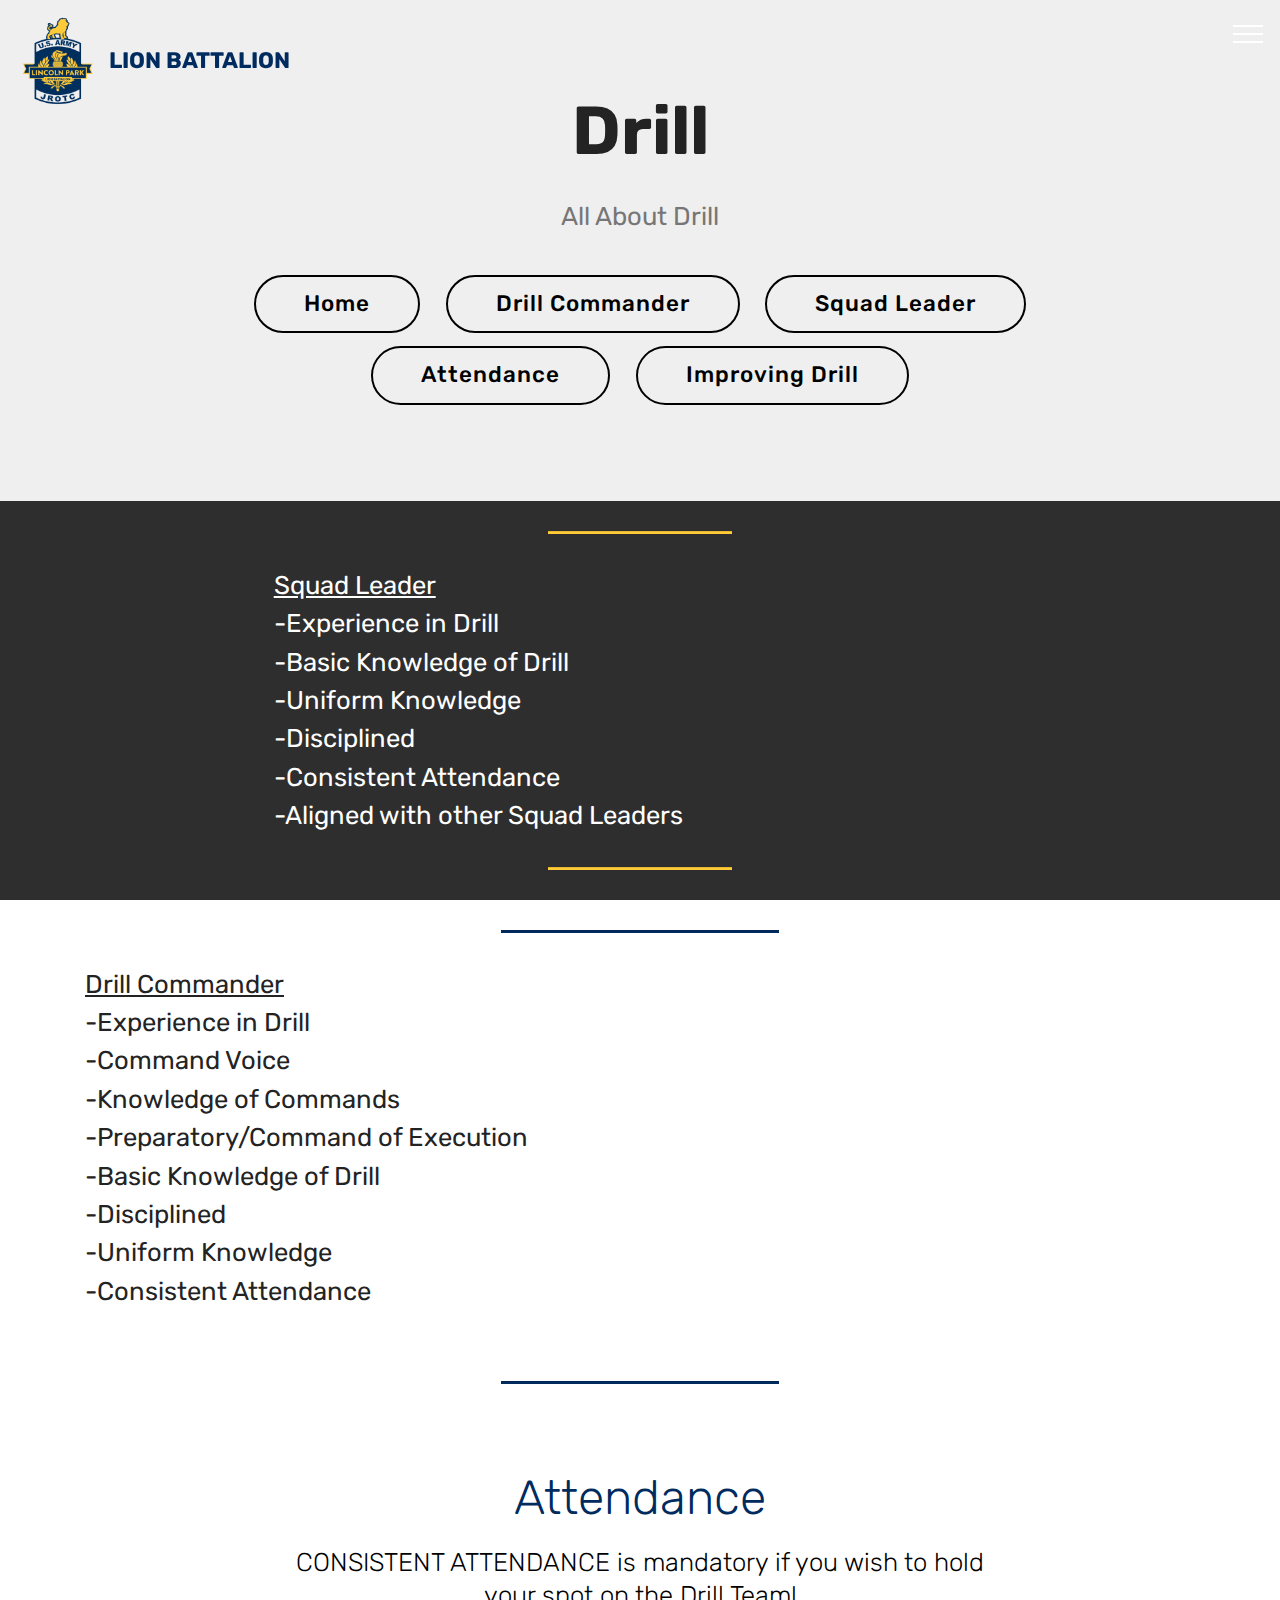
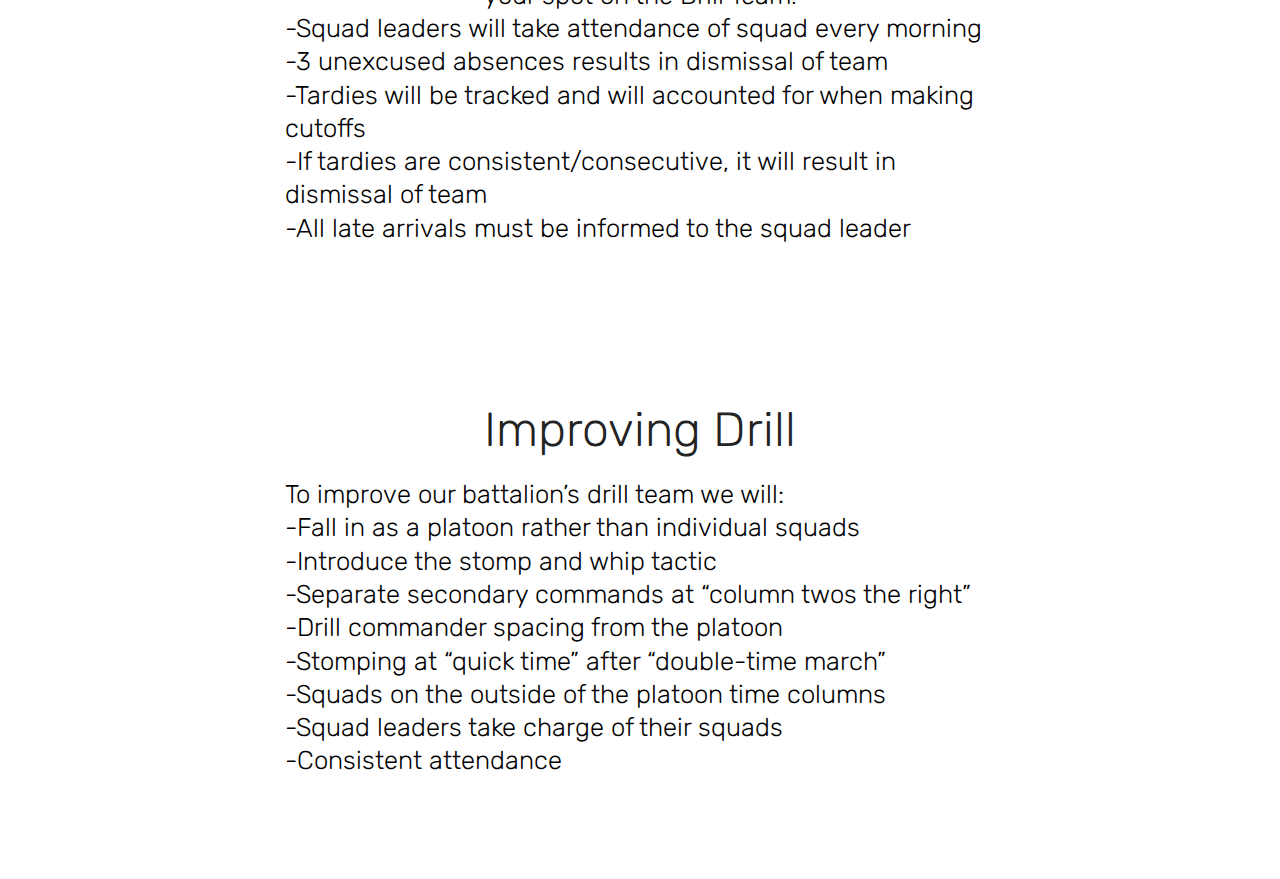
<file: page8.html>
<!DOCTYPE html>
<html  >
<head>
  <!-- Site made with Mobirise Website Builder v4.12.3, https://mobirise.com -->
  <meta charset="UTF-8">
  <meta http-equiv="X-UA-Compatible" content="IE=edge">
  <meta name="generator" content="Mobirise v4.12.3, mobirise.com">
  <meta name="viewport" content="width=device-width, initial-scale=1, minimum-scale=1">
  <link rel="shortcut icon" href="assets/images/imageedit-12-8898153004-122x161.png" type="image/x-icon">
  <meta name="description" content="Web Page Builder Description">
  
  
  <title>Expectations</title>
  <link rel="stylesheet" href="assets/web/assets/mobirise-icons2/mobirise2.css">
  <link rel="stylesheet" href="assets/web/assets/mobirise-icons-bold/mobirise-icons-bold.css">
  <link rel="stylesheet" href="assets/web/assets/mobirise-icons/mobirise-icons.css">
  <link rel="stylesheet" href="assets/bootstrap/css/bootstrap.min.css">
  <link rel="stylesheet" href="assets/bootstrap/css/bootstrap-grid.min.css">
  <link rel="stylesheet" href="assets/bootstrap/css/bootstrap-reboot.min.css">
  <link rel="stylesheet" href="assets/dropdown/css/style.css">
  <link rel="stylesheet" href="assets/tether/tether.min.css">
  <link rel="stylesheet" href="assets/theme/css/style.css">
  <link rel="preload" as="style" href="assets/mobirise/css/mbr-additional.css"><link rel="stylesheet" href="assets/mobirise/css/mbr-additional.css" type="text/css">
  
  
  
</head>
<body>
  <section class="header1 cid-rY36BAaJ0a" id="header16-32">

    

    

    <div class="container">
        <div class="row justify-content-md-center">
            <div class="col-md-10 align-center">
                <h1 class="mbr-section-title mbr-bold pb-3 mbr-fonts-style display-1">
                    Drill</h1>
                
                <p class="mbr-text pb-3 mbr-fonts-style display-5">
                    All About Drill</p>
                <div class="mbr-section-btn"><a class="btn btn-md btn-primary-outline display-4" href="index.html#header2-1">Home</a> <a class="btn btn-md btn-primary-outline display-4" href="page8.html#content9-2x">Drill Commander</a> <a class="btn btn-md btn-primary-outline display-4" href="page8.html#content10-2w">Squad Leader</a> <a class="btn btn-md btn-primary-outline display-4" href="page8.html#content4-30">Attendance</a> <a class="btn btn-md btn-primary-outline display-4" href="page8.html#content4-31">Improving Drill</a></div>
            </div>
        </div>
    </div>

</section>

<section class="engine"><a href="https://mobirise.info/s">bootstrap themes</a></section><section class="mbr-section article content10 cid-rY35BaT57N" id="content10-2w">
    
     

    <div class="container">
        <div class="inner-container" style="width: 66%;">
            <hr class="line" style="width: 25%;">
            <div class="section-text align-center mbr-white mbr-fonts-style display-5"><u>Squad Leader
</u><div>-Experience in Drill
</div><div>-Basic Knowledge of Drill
</div><div>-Uniform Knowledge
</div><div>-Disciplined
</div><div>-Consistent Attendance
</div><div>-Aligned with other Squad Leaders
</div></div>
            <hr class="line" style="width: 25%;">
        </div>
    </div>
</section>

<section class="mbr-section article content9 cid-rY35HSD8e9" id="content9-2x">
    
     

    <div class="container">
        <div class="inner-container" style="width: 100%;">
            <hr class="line" style="width: 25%;">
            <div class="section-text align-center mbr-fonts-style display-5"><u>Drill Commander
</u><div>-Experience in Drill
</div><div>-Command Voice
</div><div>-Knowledge of Commands
</div><div>-Preparatory/Command of Execution
</div><div>-Basic Knowledge of Drill
</div><div>-Disciplined
</div><div>-Uniform Knowledge
</div><div>-Consistent Attendance
</div><div><br></div></div>
            <hr class="line" style="width: 25%;">
        </div>
        </div>
</section>

<section class="mbr-section content4 cid-rY35Y5VbpE" id="content4-30">

    

    <div class="container">
        <div class="media-container-row">
            <div class="title col-12 col-md-8">
                <h2 class="align-center pb-3 mbr-fonts-style display-2">Attendance</h2>
                <h3 class="mbr-section-subtitle align-center mbr-light mbr-fonts-style display-5">CONSISTENT ATTENDANCE is mandatory if you wish to hold your spot on the Drill Team! 
<div>-Squad leaders will take attendance of squad every morning
</div><div>-3 unexcused absences results in dismissal of team
</div><div>-Tardies will be tracked and will accounted for when making cutoffs
</div><div>-If tardies are consistent/consecutive, it will result in dismissal of team
</div><div>-All late arrivals must be informed to the squad leader
</div><div>
</div><div><br></div></h3>
                
            </div>
        </div>
    </div>
</section>

<section class="mbr-section content4 cid-rY36dAVJ6M" id="content4-31">

    

    <div class="container">
        <div class="media-container-row">
            <div class="title col-12 col-md-8">
                <h2 class="align-center pb-3 mbr-fonts-style display-2">Improving Drill
</h2>
                <h3 class="mbr-section-subtitle align-center mbr-light mbr-fonts-style display-5">To improve our battalion’s drill team we will:
<div>-Fall in as a platoon rather than individual squads
</div><div>-Introduce the stomp and whip tactic
</div><div>-Separate secondary commands at “column twos the right”
</div><div>-Drill commander spacing from the platoon
</div><div>-Stomping at “quick time” after “double-time march”
</div><div>-Squads on the outside of the platoon time columns
</div><div>-Squad leaders take charge of their squads
</div><div>-Consistent attendance
</div><div><br></div></h3>
                
            </div>
        </div>
    </div>
</section>

<section class="menu cid-rYuS1NE63Q" once="menu" id="menu1-3x">

    

    <nav class="navbar navbar-expand beta-menu navbar-dropdown align-items-center navbar-fixed-top collapsed bg-color transparent">
        <button class="navbar-toggler navbar-toggler-right" type="button" data-toggle="collapse" data-target="#navbarSupportedContent" aria-controls="navbarSupportedContent" aria-expanded="false" aria-label="Toggle navigation">
            <div class="hamburger">
                <span></span>
                <span></span>
                <span></span>
                <span></span>
            </div>
        </button>
        <div class="menu-logo">
            <div class="navbar-brand">
                <span class="navbar-logo">
                    
                         <img src="assets/images/imageedit-12-8898153004-122x161.png" alt="Mobirise" title="" style="height: 6.6rem;">
                    
                </span>
                <span class="navbar-caption-wrap"><a class="navbar-caption text-primary display-4" href="index.html">LION BATTALION&nbsp;</a></span>
            </div>
        </div>
        <div class="collapse navbar-collapse" id="navbarSupportedContent">
            <ul class="navbar-nav nav-dropdown nav-right" data-app-modern-menu="true"><li class="nav-item">
                    <a class="nav-link link text-white display-4" href="index.html"><span class="mbri-home mbr-iconfont mbr-iconfont-btn" style="font-size: 30px;">&nbsp;Home</span>
                        </a>
                </li>
                <li class="nav-item"><a class="nav-link link text-white display-4" href="page4.html">
                        
                        Activities</a></li><li class="nav-item"><a class="nav-link link text-white display-4" href="page2.html#info4-t"><span class="mbri-search mbr-iconfont mbr-iconfont-btn" style="font-size: 30px;"></span>
                        
                        About Us
                    </a></li><li class="nav-item"><a class="nav-link link text-white display-4" href="page11.html#header2-3l"><span class="mbri-bookmark mbr-iconfont mbr-iconfont-btn" style="font-size: 30px;"></span>
                        
                        Books</a></li><li class="nav-item"><a class="nav-link link text-white display-4" href="page1.html"><span class="mbrib-users mbr-iconfont mbr-iconfont-btn" style="font-size: 30px;">&nbsp;Chain Of Command</span>
                        </a></li><li class="nav-item"><a class="nav-link link text-white display-4" href="page3.html">
                        
                        Cadet Reference</a></li><li class="nav-item"><a class="nav-link link text-white display-4" href="https://chicagojrotc.com/" target="_blank">
                        
                        Chicago JROTC</a></li><li class="nav-item"><a class="nav-link link text-white display-4" href="page5.html#header1-36"><span class="mobi-mbri mobi-mbri-calendar mbr-iconfont mbr-iconfont-btn" style="font-size: 30px;">&nbsp;Events</span>
                        </a></li><li class="nav-item"><a class="nav-link link text-white display-4" href="page10.html#header16-3f">
                        
                        Senior Quotes</a></li><li class="nav-item"><a class="nav-link link text-white display-4" href="page9.html#header2-39">
                        
                        Syllasbus</a></li></ul>
            
        </div>
    </nav>
</section>


  <script src="assets/web/assets/jquery/jquery.min.js"></script>
  <script src="assets/popper/popper.min.js"></script>
  <script src="assets/bootstrap/js/bootstrap.min.js"></script>
  <script src="assets/dropdown/js/nav-dropdown.js"></script>
  <script src="assets/dropdown/js/navbar-dropdown.js"></script>
  <script src="assets/touchswipe/jquery.touch-swipe.min.js"></script>
  <script src="assets/tether/tether.min.js"></script>
  <script src="assets/smoothscroll/smooth-scroll.js"></script>
  <script src="assets/theme/js/script.js"></script>
  
  
</body>
</html>
</file>
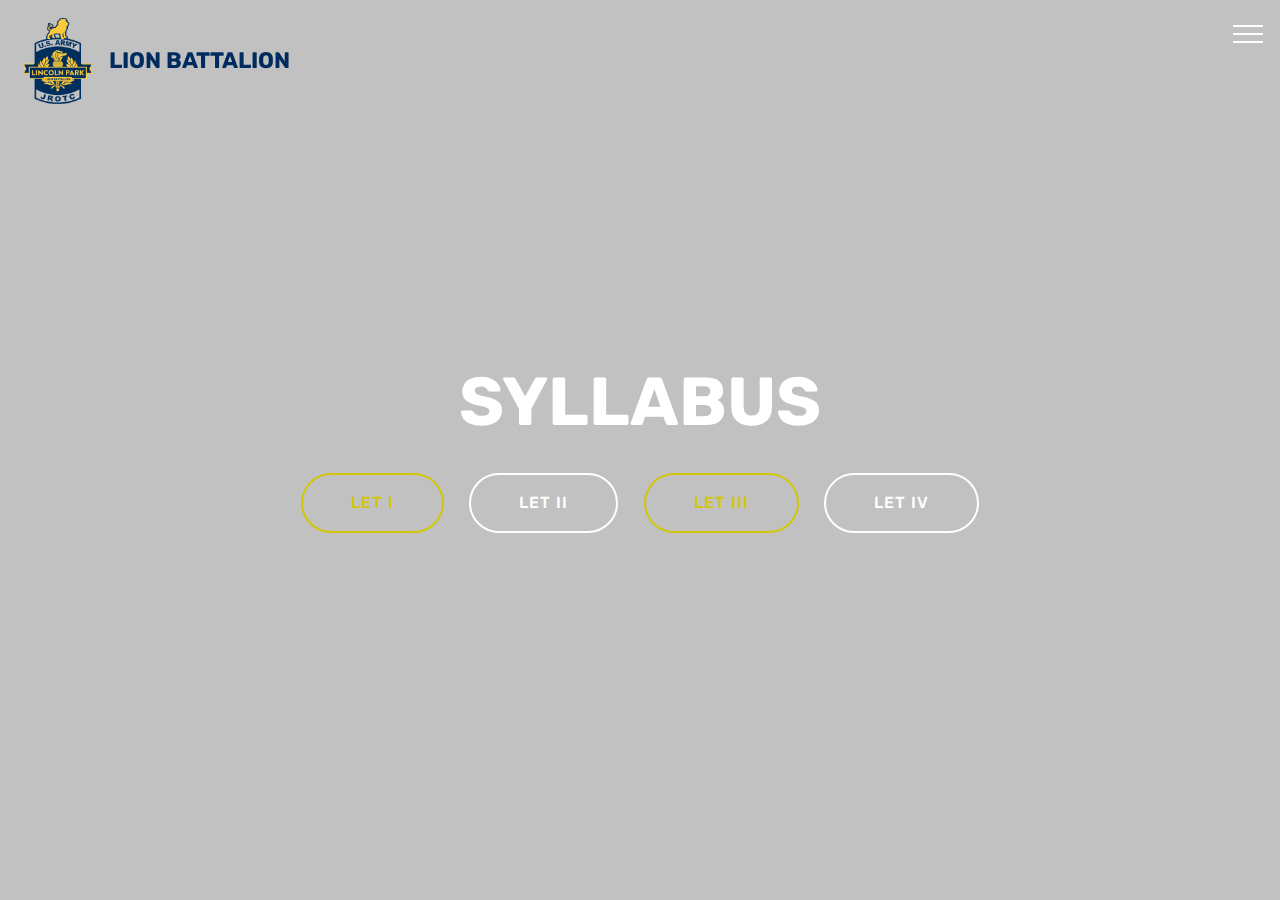
<file: page9.html>
<!DOCTYPE html>
<html  >
<head>
  <!-- Site made with Mobirise Website Builder v4.12.3, https://mobirise.com -->
  <meta charset="UTF-8">
  <meta http-equiv="X-UA-Compatible" content="IE=edge">
  <meta name="generator" content="Mobirise v4.12.3, mobirise.com">
  <meta name="viewport" content="width=device-width, initial-scale=1, minimum-scale=1">
  <link rel="shortcut icon" href="assets/images/imageedit-12-8898153004-122x161.png" type="image/x-icon">
  <meta name="description" content="Website Creator Description">
  
  
  <title>SYLLABUS</title>
  <link rel="stylesheet" href="assets/web/assets/mobirise-icons2/mobirise2.css">
  <link rel="stylesheet" href="assets/web/assets/mobirise-icons-bold/mobirise-icons-bold.css">
  <link rel="stylesheet" href="assets/web/assets/mobirise-icons/mobirise-icons.css">
  <link rel="stylesheet" href="assets/bootstrap/css/bootstrap.min.css">
  <link rel="stylesheet" href="assets/bootstrap/css/bootstrap-grid.min.css">
  <link rel="stylesheet" href="assets/bootstrap/css/bootstrap-reboot.min.css">
  <link rel="stylesheet" href="assets/dropdown/css/style.css">
  <link rel="stylesheet" href="assets/tether/tether.min.css">
  <link rel="stylesheet" href="assets/theme/css/style.css">
  <link rel="preload" as="style" href="assets/mobirise/css/mbr-additional.css"><link rel="stylesheet" href="assets/mobirise/css/mbr-additional.css" type="text/css">
  
  
  
</head>
<body>
  <section class="cid-rYuyFcwSTV mbr-fullscreen" id="header2-39">

    

    

    <div class="container align-center">
        <div class="row justify-content-md-center">
            <div class="mbr-white col-md-10">
                <h1 class="mbr-section-title mbr-bold pb-3 mbr-fonts-style display-1">SYLLABUS</h1>
                
                
                <div class="mbr-section-btn"><a class="btn btn-md btn-success-outline display-7" href="assets/files/LETISyllabus1stSemester19-20.html" target="_blank">LET I</a>
                    <a class="btn btn-md btn-white-outline display-7" href="assets/files/LETIVSyllabus2ndSem19-20-1.html" target="_blank">LET II</a> <a class="btn btn-md btn-success-outline display-7" href="assets/files/LETIIISyllabus2ndSem19-20.html" target="_blank">LET III</a> <a class="btn btn-md btn-white-outline display-7" href="assets/files/LETIVSyllabus2ndSem19-20-1.html" target="_blank">LET IV</a></div>
            </div>
        </div>
    </div>
    
</section>

<section class="engine"><a href="https://mobirise.info/q">responsive web templates</a></section><section class="menu cid-rYuS1NE63Q" once="menu" id="menu1-3x">

    

    <nav class="navbar navbar-expand beta-menu navbar-dropdown align-items-center navbar-fixed-top collapsed bg-color transparent">
        <button class="navbar-toggler navbar-toggler-right" type="button" data-toggle="collapse" data-target="#navbarSupportedContent" aria-controls="navbarSupportedContent" aria-expanded="false" aria-label="Toggle navigation">
            <div class="hamburger">
                <span></span>
                <span></span>
                <span></span>
                <span></span>
            </div>
        </button>
        <div class="menu-logo">
            <div class="navbar-brand">
                <span class="navbar-logo">
                    
                         <img src="assets/images/imageedit-12-8898153004-122x161.png" alt="Mobirise" title="" style="height: 6.6rem;">
                    
                </span>
                <span class="navbar-caption-wrap"><a class="navbar-caption text-primary display-4" href="index.html">LION BATTALION&nbsp;</a></span>
            </div>
        </div>
        <div class="collapse navbar-collapse" id="navbarSupportedContent">
            <ul class="navbar-nav nav-dropdown nav-right" data-app-modern-menu="true"><li class="nav-item">
                    <a class="nav-link link text-white display-4" href="index.html"><span class="mbri-home mbr-iconfont mbr-iconfont-btn" style="font-size: 30px;">&nbsp;Home</span>
                        </a>
                </li>
                <li class="nav-item"><a class="nav-link link text-white display-4" href="page4.html">
                        
                        Activities</a></li><li class="nav-item"><a class="nav-link link text-white display-4" href="page2.html#info4-t"><span class="mbri-search mbr-iconfont mbr-iconfont-btn" style="font-size: 30px;"></span>
                        
                        About Us
                    </a></li><li class="nav-item"><a class="nav-link link text-white display-4" href="page11.html#header2-3l"><span class="mbri-bookmark mbr-iconfont mbr-iconfont-btn" style="font-size: 30px;"></span>
                        
                        Books</a></li><li class="nav-item"><a class="nav-link link text-white display-4" href="page1.html"><span class="mbrib-users mbr-iconfont mbr-iconfont-btn" style="font-size: 30px;">&nbsp;Chain Of Command</span>
                        </a></li><li class="nav-item"><a class="nav-link link text-white display-4" href="page3.html">
                        
                        Cadet Reference</a></li><li class="nav-item"><a class="nav-link link text-white display-4" href="https://chicagojrotc.com/" target="_blank">
                        
                        Chicago JROTC</a></li><li class="nav-item"><a class="nav-link link text-white display-4" href="page5.html#header1-36"><span class="mobi-mbri mobi-mbri-calendar mbr-iconfont mbr-iconfont-btn" style="font-size: 30px;">&nbsp;Events</span>
                        </a></li><li class="nav-item"><a class="nav-link link text-white display-4" href="page10.html#header16-3f">
                        
                        Senior Quotes</a></li><li class="nav-item"><a class="nav-link link text-white display-4" href="page9.html#header2-39">
                        
                        Syllasbus</a></li></ul>
            
        </div>
    </nav>
</section>


  <script src="assets/web/assets/jquery/jquery.min.js"></script>
  <script src="assets/popper/popper.min.js"></script>
  <script src="assets/bootstrap/js/bootstrap.min.js"></script>
  <script src="assets/dropdown/js/nav-dropdown.js"></script>
  <script src="assets/dropdown/js/navbar-dropdown.js"></script>
  <script src="assets/touchswipe/jquery.touch-swipe.min.js"></script>
  <script src="assets/tether/tether.min.js"></script>
  <script src="assets/smoothscroll/smooth-scroll.js"></script>
  <script src="assets/theme/js/script.js"></script>
  
  
</body>
</html>
</file>
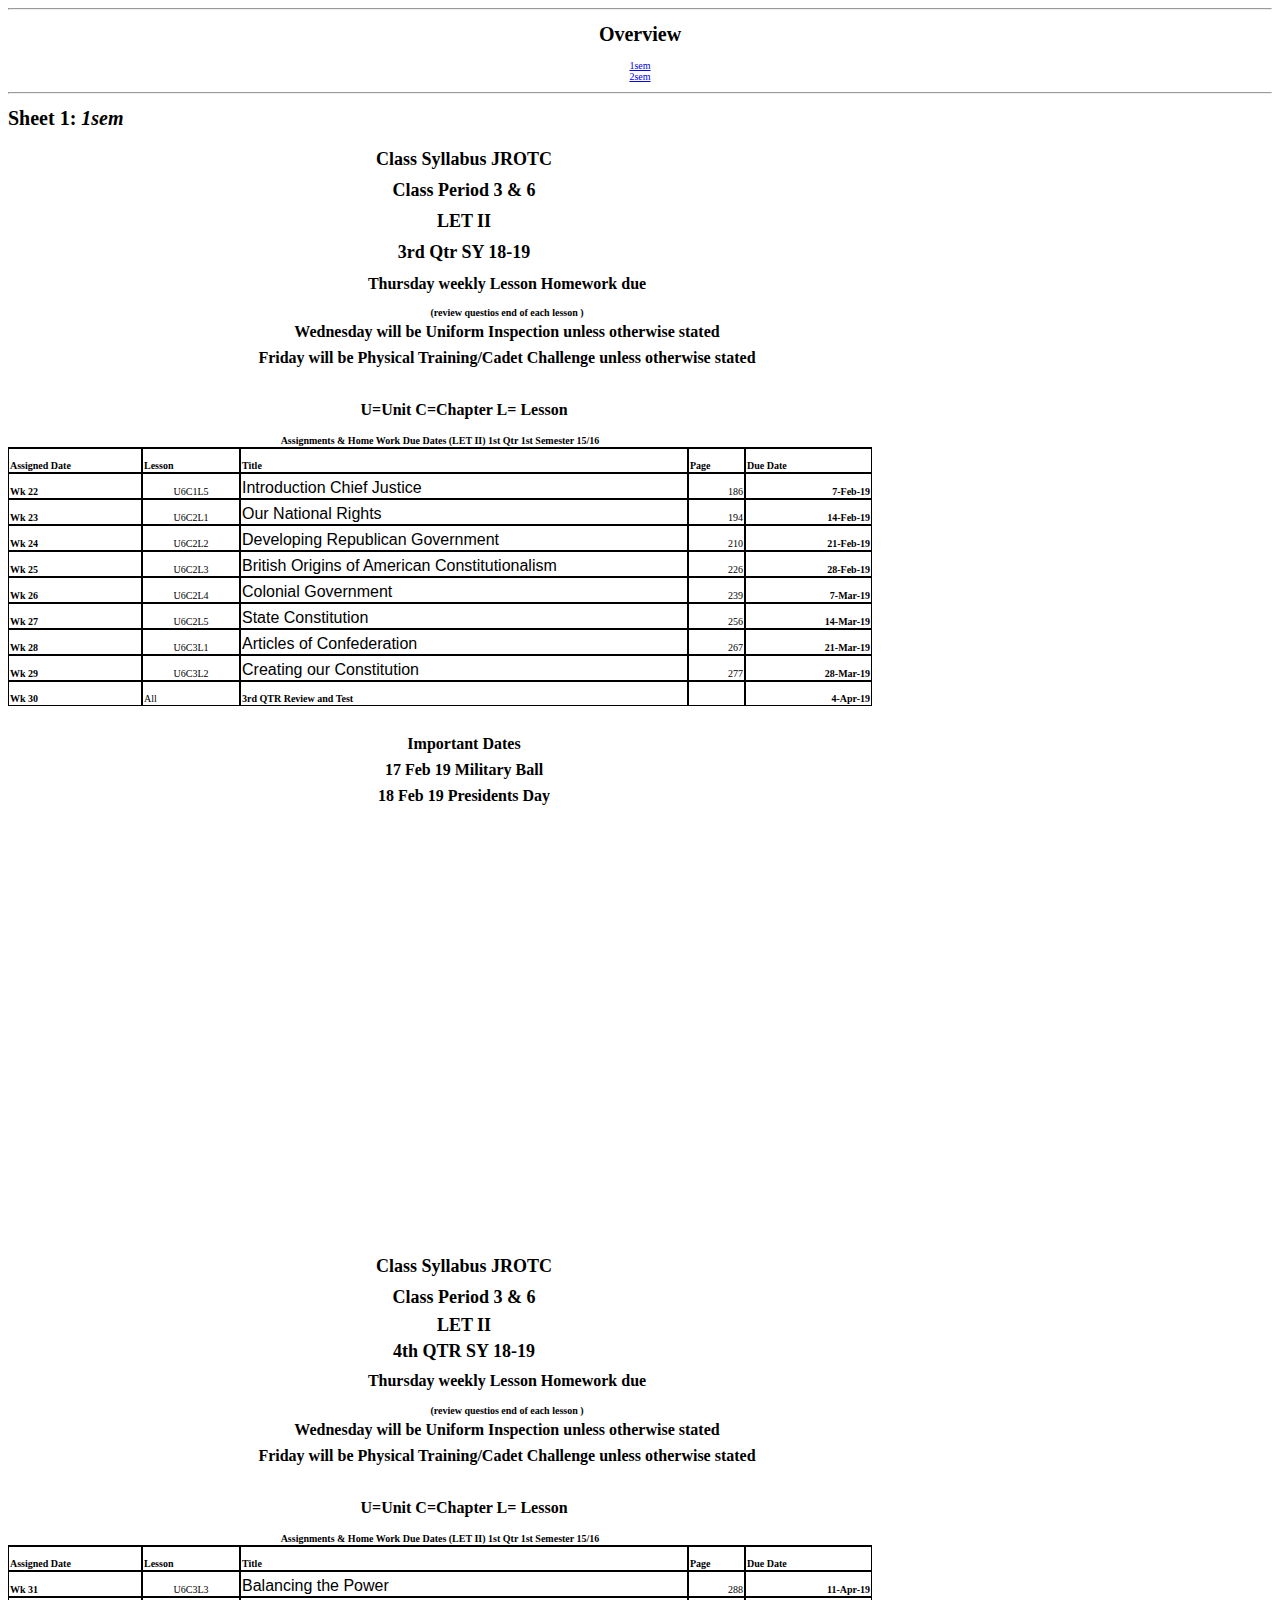
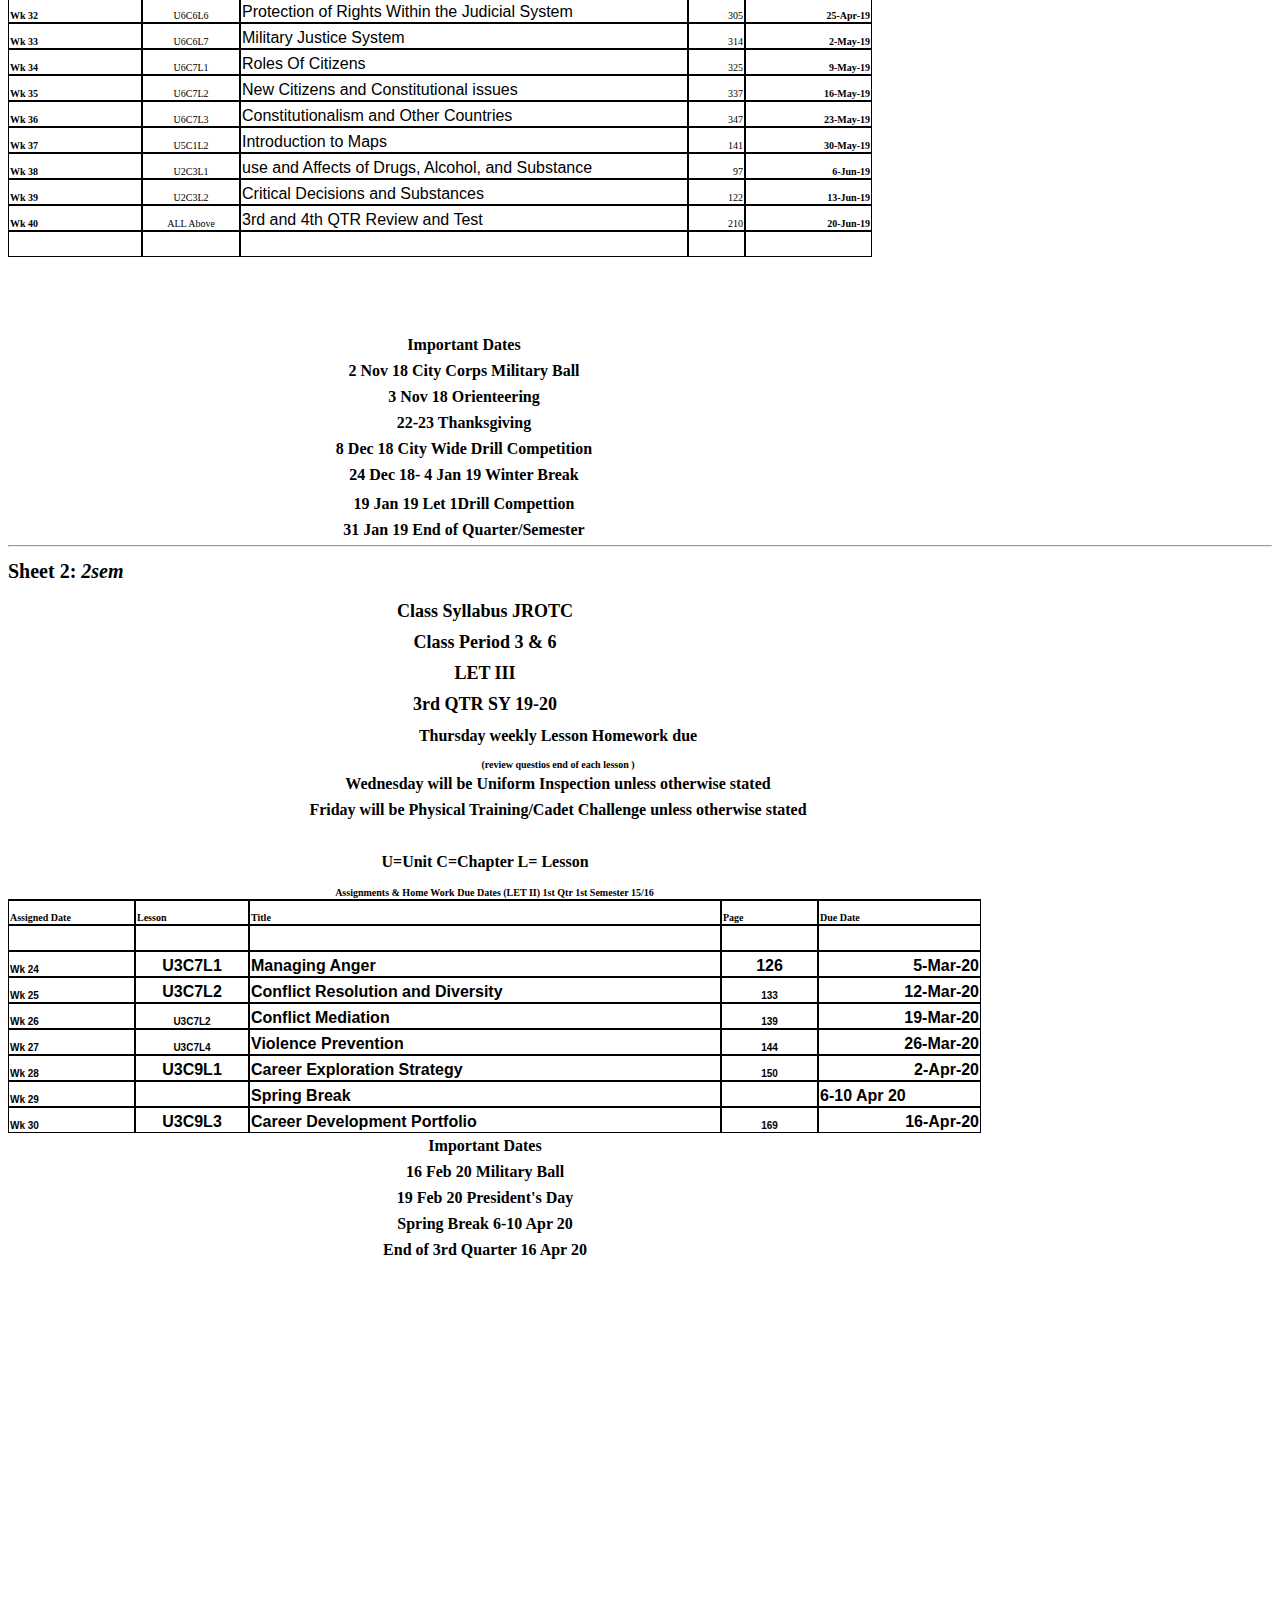
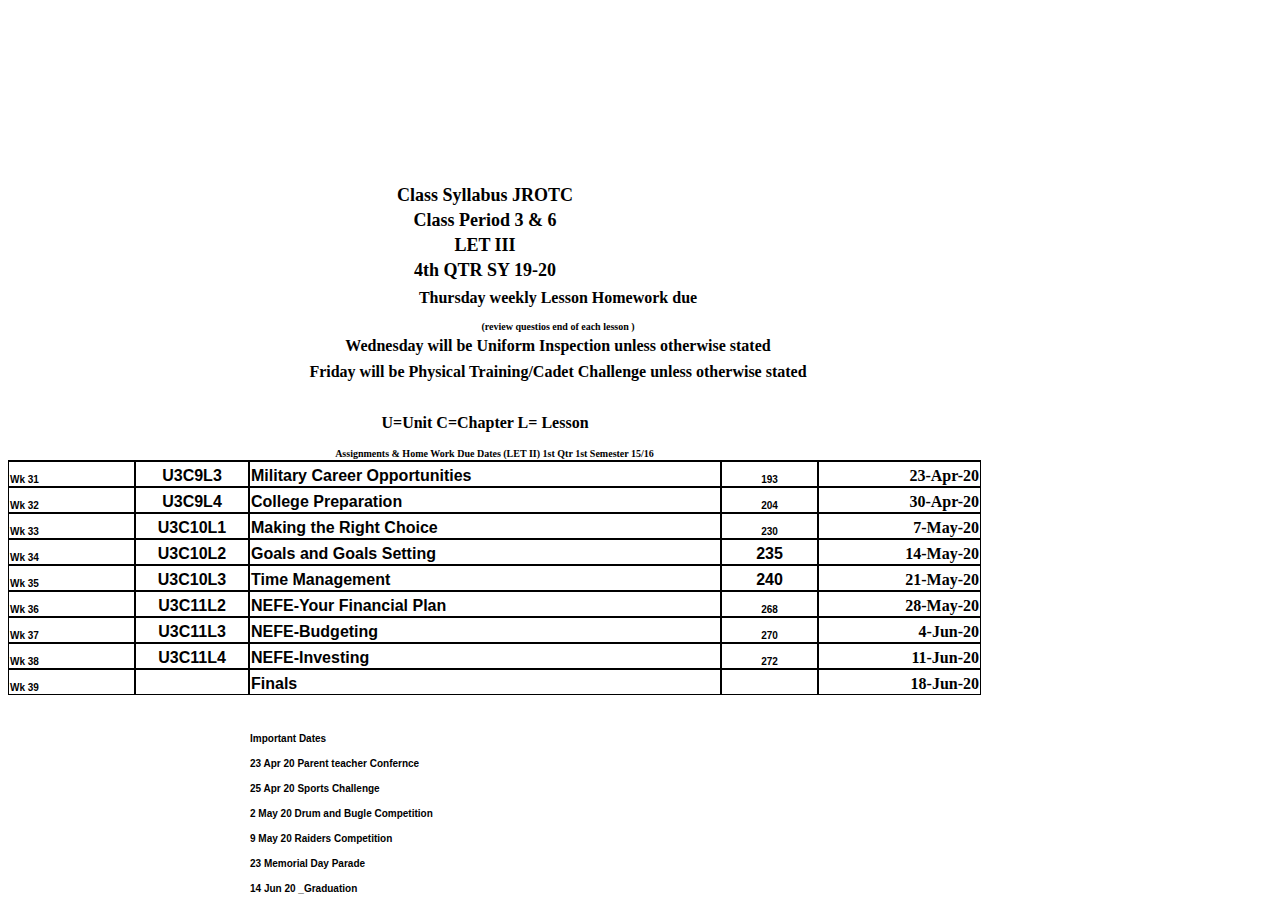
<file: assets/files/LETIIISyllabus2ndSem19-20.html>
<!DOCTYPE HTML PUBLIC "-//W3C//DTD HTML 4.0 Transitional//EN">

<html>
<head>
	
	<meta http-equiv="content-type" content="text/html; charset=windows-1252"/>
	<title></title>
	<meta name="generator" content="Trio Office 6.2.8.2 (Windows)"/>
	<meta name="author" content="rotc"/>
	<meta name="created" content="2011-06-24T02:16:29"/>
	<meta name="changedby" content="Villalobos, Jorge M"/>
	<meta name="changed" content="2020-03-10T19:27:35"/>
	<meta name="AppVersion" content="15.0300"/>
	<meta name="Company" content="Chicago Public Schools"/>
	<meta name="DocSecurity" content="0"/>
	<meta name="HyperlinksChanged" content="false"/>
	<meta name="LinksUpToDate" content="false"/>
	<meta name="ScaleCrop" content="false"/>
	<meta name="ShareDoc" content="false"/>
	
	<style type="text/css">
		body,div,table,thead,tbody,tfoot,tr,th,td,p { font-family:"Calibri"; font-size:x-small }
		a.comment-indicator:hover + comment { background:#ffd; position:absolute; display:block; border:1px solid black; padding:0.5em;  } 
		a.comment-indicator { background:red; display:inline-block; border:1px solid black; width:0.5em; height:0.5em;  } 
		comment { display:none;  } 
	</style>
	
</head>

<body>
<hr>
	<p><center>
		<h1>Overview</h1>
		<A HREF="#table0">1sem</A><br>
		<A HREF="#table1">2sem</A><br>
		
	</center></p>
<hr>
<A NAME="table0"><h1>Sheet 1: <em>1sem</em></h1></A>
<table cellspacing="0" border="0">
	<colgroup width="134"></colgroup>
	<colgroup width="98"></colgroup>
	<colgroup width="448"></colgroup>
	<colgroup width="57"></colgroup>
	<colgroup width="127"></colgroup>
	<tr>
		<td height="31" align="left" valign=bottom><font color="#000000"><br></font></td>
		<td align="left" valign=bottom><font color="#000000"><br></font></td>
		<td align="center" valign=middle><b><font face="Times New Roman" size=4 color="#000000">Class Syllabus JROTC</font></b></td>
		<td align="left" valign=bottom><font color="#000000"><br></font></td>
		<td align="left" valign=bottom><font color="#000000"><br></font></td>
	</tr>
	<tr>
		<td height="31" align="left" valign=bottom><font color="#000000"><br></font></td>
		<td align="left" valign=bottom><font color="#000000"><br></font></td>
		<td align="center" valign=middle><b><font face="Times New Roman" size=4 color="#000000">Class Period 3 &amp; 6</font></b></td>
		<td align="left" valign=bottom><font color="#000000"><br></font></td>
		<td align="left" valign=bottom><font color="#000000"><br></font></td>
	</tr>
	<tr>
		<td height="31" align="left" valign=bottom><font color="#000000"><br></font></td>
		<td align="left" valign=bottom><font color="#000000"><br></font></td>
		<td align="center" valign=middle><b><font face="Times New Roman" size=4 color="#000000">LET II</font></b></td>
		<td align="left" valign=bottom><font color="#000000"><br></font></td>
		<td align="left" valign=bottom><font color="#000000"><br></font></td>
	</tr>
	<tr>
		<td height="31" align="left" valign=bottom><font color="#000000"><br></font></td>
		<td align="left" valign=bottom><font color="#000000"><br></font></td>
		<td align="center" valign=middle><b><font face="Times New Roman" size=4 color="#000000">3rd Qtr SY 18-19</font></b></td>
		<td align="left" valign=bottom><font color="#000000"><br></font></td>
		<td align="left" valign=bottom><font color="#000000"><br></font></td>
	</tr>
	<tr>
		<td height="26" align="left" valign=bottom><font color="#000000"><br></font></td>
		<td colspan=4 align="center" valign=bottom><b><font size=3 color="#000000">Thursday weekly Lesson Homework due</font></b></td>
		</tr>
	<tr>
		<td height="25" align="left" valign=bottom><font color="#000000"><br></font></td>
		<td colspan=4 align="center" valign=bottom><b><font color="#000000">(review questios end of each lesson )</font></b></td>
		</tr>
	<tr>
		<td height="26" align="left" valign=bottom><font color="#000000"><br></font></td>
		<td colspan=4 align="center" valign=middle><b><font face="Times New Roman" size=3 color="#000000">Wednesday will be Uniform Inspection unless otherwise stated</font></b></td>
		</tr>
	<tr>
		<td height="26" align="left" valign=bottom><font color="#000000"><br></font></td>
		<td colspan=4 align="center" valign=middle><b><font face="Times New Roman" size=3 color="#000000">Friday will be Physical Training/Cadet Challenge unless otherwise stated</font></b></td>
		</tr>
	<tr>
		<td height="26" align="left" valign=bottom><font color="#000000"><br></font></td>
		<td align="center" valign=bottom><font color="#000000"><br></font></td>
		<td align="center" valign=middle><b><font face="Times New Roman" size=3 color="#000000"><br></font></b></td>
		<td align="center" valign=bottom><font color="#000000"><br></font></td>
		<td align="center" valign=bottom><font color="#000000"><br></font></td>
	</tr>
	<tr>
		<td height="26" align="left" valign=bottom><font color="#000000"><br></font></td>
		<td align="center" valign=bottom><font color="#000000"><br></font></td>
		<td align="center" valign=middle><b><font face="Times New Roman" size=3 color="#000000">U=Unit   C=Chapter   L= Lesson</font></b></td>
		<td align="center" valign=bottom><font color="#000000"><br></font></td>
		<td align="center" valign=bottom><font color="#000000"><br></font></td>
	</tr>
	<tr>
		<td style="border-bottom: 1px solid #000000" colspan=5 height="25" align="center" valign=bottom><b><font color="#000000">Assignments &amp; Home Work Due Dates (LET II) 1st Qtr 1st Semester 15/16</font></b></td>
		</tr>
	<tr>
		<td style="border-top: 1px solid #000000; border-bottom: 1px solid #000000; border-left: 1px solid #000000; border-right: 1px solid #000000" height="25" align="left" valign=bottom><b><font color="#000000">Assigned Date</font></b></td>
		<td style="border-top: 1px solid #000000; border-bottom: 1px solid #000000; border-left: 1px solid #000000; border-right: 1px solid #000000" align="left" valign=bottom><b><font color="#000000">Lesson</font></b></td>
		<td style="border-top: 1px solid #000000; border-bottom: 1px solid #000000; border-left: 1px solid #000000; border-right: 1px solid #000000" align="left" valign=bottom><b><font color="#000000">Title</font></b></td>
		<td style="border-top: 1px solid #000000; border-bottom: 1px solid #000000; border-left: 1px solid #000000; border-right: 1px solid #000000" align="left" valign=bottom><b><font color="#000000">Page</font></b></td>
		<td style="border-top: 1px solid #000000; border-bottom: 1px solid #000000; border-left: 1px solid #000000; border-right: 1px solid #000000" align="left" valign=bottom><b><font color="#000000">Due Date</font></b></td>
	</tr>
	<tr>
		<td style="border-top: 1px solid #000000; border-bottom: 1px solid #000000; border-left: 1px solid #000000; border-right: 1px solid #000000" height="26" align="left" valign=bottom sdnum="1033;1033;D-MMM"><b><font color="#000000">Wk 22</font></b></td>
		<td style="border-top: 1px solid #000000; border-bottom: 1px solid #000000; border-left: 1px solid #000000; border-right: 1px solid #000000" align="center" valign=bottom><font color="#000000">U6C1L5</font></td>
		<td style="border-top: 1px solid #000000; border-bottom: 1px solid #000000; border-left: 1px solid #000000; border-right: 1px solid #000000" align="left" valign=bottom><font face="Arial" size=3>Introduction Chief Justice</font></td>
		<td style="border-top: 1px solid #000000; border-bottom: 1px solid #000000; border-left: 1px solid #000000; border-right: 1px solid #000000" align="right" valign=bottom sdval="186" sdnum="1033;"><font color="#000000">186</font></td>
		<td style="border-top: 1px solid #000000; border-bottom: 1px solid #000000; border-left: 1px solid #000000; border-right: 1px solid #000000" align="right" valign=bottom sdval="43503" sdnum="1033;1033;D-MMM-YY"><b><font color="#000000">7-Feb-19</font></b></td>
	</tr>
	<tr>
		<td style="border-top: 1px solid #000000; border-bottom: 1px solid #000000; border-left: 1px solid #000000; border-right: 1px solid #000000" height="26" align="left" valign=bottom sdnum="1033;1033;D-MMM"><b><font color="#000000">Wk 23</font></b></td>
		<td style="border-top: 1px solid #000000; border-bottom: 1px solid #000000; border-left: 1px solid #000000; border-right: 1px solid #000000" align="center" valign=bottom><font color="#000000">U6C2L1</font></td>
		<td style="border-top: 1px solid #000000; border-bottom: 1px solid #000000; border-left: 1px solid #000000; border-right: 1px solid #000000" align="left" valign=bottom><font face="Arial" size=3 color="#000000">Our National Rights</font></td>
		<td style="border-top: 1px solid #000000; border-bottom: 1px solid #000000; border-left: 1px solid #000000; border-right: 1px solid #000000" align="right" valign=bottom sdval="194" sdnum="1033;"><font color="#000000">194</font></td>
		<td style="border-top: 1px solid #000000; border-bottom: 1px solid #000000; border-left: 1px solid #000000; border-right: 1px solid #000000" align="right" valign=bottom sdval="43510" sdnum="1033;1033;D-MMM-YY"><b><font color="#000000">14-Feb-19</font></b></td>
	</tr>
	<tr>
		<td style="border-top: 1px solid #000000; border-bottom: 1px solid #000000; border-left: 1px solid #000000; border-right: 1px solid #000000" height="26" align="left" valign=bottom sdnum="1033;1033;D-MMM"><b><font color="#000000">Wk 24</font></b></td>
		<td style="border-top: 1px solid #000000; border-bottom: 1px solid #000000; border-left: 1px solid #000000; border-right: 1px solid #000000" align="center" valign=bottom><font color="#000000">U6C2L2</font></td>
		<td style="border-top: 1px solid #000000; border-bottom: 1px solid #000000; border-left: 1px solid #000000; border-right: 1px solid #000000" align="left" valign=bottom><font face="Arial" size=3>Developing Republican Government</font></td>
		<td style="border-top: 1px solid #000000; border-bottom: 1px solid #000000; border-left: 1px solid #000000; border-right: 1px solid #000000" align="right" valign=bottom sdval="210" sdnum="1033;"><font color="#000000">210</font></td>
		<td style="border-top: 1px solid #000000; border-bottom: 1px solid #000000; border-left: 1px solid #000000; border-right: 1px solid #000000" align="right" valign=bottom sdval="43517" sdnum="1033;1033;D-MMM-YY"><b><font color="#000000">21-Feb-19</font></b></td>
	</tr>
	<tr>
		<td style="border-top: 1px solid #000000; border-bottom: 1px solid #000000; border-left: 1px solid #000000; border-right: 1px solid #000000" height="26" align="left" valign=bottom sdnum="1033;1033;D-MMM"><b><font color="#000000">Wk 25</font></b></td>
		<td style="border-top: 1px solid #000000; border-bottom: 1px solid #000000; border-left: 1px solid #000000; border-right: 1px solid #000000" align="center" valign=bottom><font color="#000000">U6C2L3</font></td>
		<td style="border-top: 1px solid #000000; border-bottom: 1px solid #000000; border-left: 1px solid #000000; border-right: 1px solid #000000" align="left" valign=bottom><font face="Arial" size=3>British Origins of American Constitutionalism</font></td>
		<td style="border-top: 1px solid #000000; border-bottom: 1px solid #000000; border-left: 1px solid #000000; border-right: 1px solid #000000" align="right" valign=bottom sdval="226" sdnum="1033;"><font color="#000000">226</font></td>
		<td style="border-top: 1px solid #000000; border-bottom: 1px solid #000000; border-left: 1px solid #000000; border-right: 1px solid #000000" align="right" valign=bottom sdval="43524" sdnum="1033;1033;D-MMM-YY"><b><font color="#000000">28-Feb-19</font></b></td>
	</tr>
	<tr>
		<td style="border-top: 1px solid #000000; border-bottom: 1px solid #000000; border-left: 1px solid #000000; border-right: 1px solid #000000" height="26" align="left" valign=bottom sdnum="1033;1033;D-MMM"><b><font color="#000000">Wk 26</font></b></td>
		<td style="border-top: 1px solid #000000; border-bottom: 1px solid #000000; border-left: 1px solid #000000; border-right: 1px solid #000000" align="center" valign=bottom><font color="#000000">U6C2L4</font></td>
		<td style="border-top: 1px solid #000000; border-bottom: 1px solid #000000; border-left: 1px solid #000000; border-right: 1px solid #000000" align="left" valign=bottom><font face="Arial" size=3>Colonial Government</font></td>
		<td style="border-top: 1px solid #000000; border-bottom: 1px solid #000000; border-left: 1px solid #000000; border-right: 1px solid #000000" align="right" valign=bottom sdval="239" sdnum="1033;"><font color="#000000">239</font></td>
		<td style="border-top: 1px solid #000000; border-bottom: 1px solid #000000; border-left: 1px solid #000000; border-right: 1px solid #000000" align="right" valign=bottom sdval="43531" sdnum="1033;1033;D-MMM-YY"><b><font color="#000000">7-Mar-19</font></b></td>
	</tr>
	<tr>
		<td style="border-top: 1px solid #000000; border-bottom: 1px solid #000000; border-left: 1px solid #000000; border-right: 1px solid #000000" height="26" align="left" valign=bottom sdnum="1033;1033;D-MMM"><b><font color="#000000">Wk 27</font></b></td>
		<td style="border-top: 1px solid #000000; border-bottom: 1px solid #000000; border-left: 1px solid #000000; border-right: 1px solid #000000" align="center" valign=bottom><font color="#000000">U6C2L5</font></td>
		<td style="border-top: 1px solid #000000; border-bottom: 1px solid #000000; border-left: 1px solid #000000; border-right: 1px solid #000000" align="left" valign=bottom><font face="Arial" size=3>State Constitution</font></td>
		<td style="border-top: 1px solid #000000; border-bottom: 1px solid #000000; border-left: 1px solid #000000; border-right: 1px solid #000000" align="right" valign=bottom sdval="256" sdnum="1033;"><font color="#000000">256</font></td>
		<td style="border-top: 1px solid #000000; border-bottom: 1px solid #000000; border-left: 1px solid #000000; border-right: 1px solid #000000" align="right" valign=bottom sdval="43538" sdnum="1033;1033;D-MMM-YY"><b><font color="#000000">14-Mar-19</font></b></td>
	</tr>
	<tr>
		<td style="border-top: 1px solid #000000; border-bottom: 1px solid #000000; border-left: 1px solid #000000; border-right: 1px solid #000000" height="26" align="left" valign=bottom sdnum="1033;1033;D-MMM"><b><font color="#000000">Wk 28</font></b></td>
		<td style="border-top: 1px solid #000000; border-bottom: 1px solid #000000; border-left: 1px solid #000000; border-right: 1px solid #000000" align="center" valign=bottom><font color="#000000">U6C3L1</font></td>
		<td style="border-top: 1px solid #000000; border-bottom: 1px solid #000000; border-left: 1px solid #000000; border-right: 1px solid #000000" align="left" valign=bottom><font face="Arial" size=3>Articles of Confederation</font></td>
		<td style="border-top: 1px solid #000000; border-bottom: 1px solid #000000; border-left: 1px solid #000000; border-right: 1px solid #000000" align="right" valign=bottom sdval="267" sdnum="1033;"><font color="#000000">267</font></td>
		<td style="border-top: 1px solid #000000; border-bottom: 1px solid #000000; border-left: 1px solid #000000; border-right: 1px solid #000000" align="right" valign=bottom sdval="43545" sdnum="1033;1033;D-MMM-YY"><b><font color="#000000">21-Mar-19</font></b></td>
	</tr>
	<tr>
		<td style="border-top: 1px solid #000000; border-bottom: 1px solid #000000; border-left: 1px solid #000000; border-right: 1px solid #000000" height="26" align="left" valign=bottom sdnum="1033;1033;D-MMM"><b><font color="#000000">Wk 29</font></b></td>
		<td style="border-top: 1px solid #000000; border-bottom: 1px solid #000000; border-left: 1px solid #000000; border-right: 1px solid #000000" align="center" valign=bottom><font color="#000000">U6C3L2</font></td>
		<td style="border-top: 1px solid #000000; border-bottom: 1px solid #000000; border-left: 1px solid #000000; border-right: 1px solid #000000" align="left" valign=bottom><font face="Arial" size=3>Creating our Constitution</font></td>
		<td style="border-top: 1px solid #000000; border-bottom: 1px solid #000000; border-left: 1px solid #000000; border-right: 1px solid #000000" align="right" valign=bottom sdval="277" sdnum="1033;"><font color="#000000">277</font></td>
		<td style="border-top: 1px solid #000000; border-bottom: 1px solid #000000; border-left: 1px solid #000000; border-right: 1px solid #000000" align="right" valign=bottom sdval="43552" sdnum="1033;1033;D-MMM-YY"><b><font color="#000000">28-Mar-19</font></b></td>
	</tr>
	<tr>
		<td style="border-top: 1px solid #000000; border-bottom: 1px solid #000000; border-left: 1px solid #000000; border-right: 1px solid #000000" height="25" align="left" valign=bottom><b><font color="#000000">Wk 30</font></b></td>
		<td style="border-top: 1px solid #000000; border-bottom: 1px solid #000000; border-left: 1px solid #000000; border-right: 1px solid #000000" align="left" valign=bottom><font color="#000000">All</font></td>
		<td style="border-top: 1px solid #000000; border-bottom: 1px solid #000000; border-left: 1px solid #000000; border-right: 1px solid #000000" align="left" valign=bottom><b><font color="#000000">3rd QTR Review and Test</font></b></td>
		<td style="border-top: 1px solid #000000; border-bottom: 1px solid #000000; border-left: 1px solid #000000; border-right: 1px solid #000000" align="left" valign=bottom><font color="#000000"><br></font></td>
		<td style="border-top: 1px solid #000000; border-bottom: 1px solid #000000; border-left: 1px solid #000000; border-right: 1px solid #000000" align="right" valign=bottom sdval="43559" sdnum="1033;1033;D-MMM-YY"><b><font color="#000000">4-Apr-19</font></b></td>
	</tr>
	<tr>
		<td height="25" align="left" valign=bottom><font color="#000000"><br></font></td>
		<td align="left" valign=bottom><font color="#000000"><br></font></td>
		<td align="left" valign=bottom><font color="#000000"><br></font></td>
		<td align="left" valign=bottom><font color="#000000"><br></font></td>
		<td align="left" valign=bottom><font color="#000000"><br></font></td>
	</tr>
	<tr>
		<td height="26" align="left" valign=bottom sdnum="1033;1033;D-MMM"><b><font color="#000000"><br></font></b></td>
		<td align="left" valign=bottom><font color="#000000"><br></font></td>
		<td align="center" valign=middle><b><font face="Times New Roman" size=3 color="#000000">Important Dates</font></b></td>
		<td align="left" valign=bottom><font color="#000000"><br></font></td>
		<td align="left" valign=bottom><font color="#000000"><br></font></td>
	</tr>
	<tr>
		<td height="26" align="left" valign=bottom sdnum="1033;1033;D-MMM"><b><font color="#000000"><br></font></b></td>
		<td align="left" valign=bottom><font color="#000000"><br></font></td>
		<td align="center" valign=middle><b><font face="Times New Roman" size=3 color="#000000">17 Feb 19 Military Ball</font></b></td>
		<td align="left" valign=bottom><font color="#000000"><br></font></td>
		<td align="left" valign=bottom><font color="#000000"><br></font></td>
	</tr>
	<tr>
		<td height="26" align="left" valign=bottom sdnum="1033;1033;D-MMM"><b><font color="#000000"><br></font></b></td>
		<td align="center" valign=bottom><font color="#000000"><br></font></td>
		<td align="center" valign=middle><b><font face="Times New Roman" size=3 color="#000000">18 Feb 19 Presidents Day</font></b></td>
		<td align="center" valign=bottom><font color="#000000"><br></font></td>
		<td align="left" valign=bottom><font color="#000000"><br></font></td>
	</tr>
	<tr>
		<td height="26" align="left" valign=bottom sdnum="1033;1033;D-MMM"><b><font color="#000000"><br></font></b></td>
		<td align="center" valign=bottom><font color="#000000"><br></font></td>
		<td align="center" valign=middle><b><font face="Times New Roman" size=3 color="#000000"> </font></b></td>
		<td align="center" valign=bottom><font color="#000000"><br></font></td>
		<td align="left" valign=bottom><font color="#000000"><br></font></td>
	</tr>
	<tr>
		<td height="26" align="left" valign=bottom sdnum="1033;1033;D-MMM"><b><font color="#000000"><br></font></b></td>
		<td align="center" valign=bottom><font color="#000000"><br></font></td>
		<td align="center" valign=middle><b><font face="Times New Roman" size=3 color="#000000"> </font></b></td>
		<td align="center" valign=bottom><font color="#000000"><br></font></td>
		<td align="left" valign=bottom><font color="#000000"><br></font></td>
	</tr>
	<tr>
		<td height="26" align="left" valign=bottom sdnum="1033;1033;D-MMM"><b><font color="#000000"><br></font></b></td>
		<td align="center" valign=bottom><font color="#000000"><br></font></td>
		<td align="center" valign=middle><b><font face="Times New Roman" size=3 color="#000000"><br></font></b></td>
		<td align="center" valign=bottom><font color="#000000"><br></font></td>
		<td align="left" valign=bottom><font color="#000000"><br></font></td>
	</tr>
	<tr>
		<td height="26" align="left" valign=bottom sdnum="1033;1033;D-MMM"><b><font color="#000000"><br></font></b></td>
		<td align="center" valign=bottom><font color="#000000"><br></font></td>
		<td align="center" valign=middle><b><font face="Times New Roman" size=3 color="#000000"><br></font></b></td>
		<td align="center" valign=bottom><font color="#000000"><br></font></td>
		<td align="left" valign=bottom><font color="#000000"><br></font></td>
	</tr>
	<tr>
		<td height="26" align="left" valign=bottom sdnum="1033;1033;D-MMM"><b><font color="#000000"><br></font></b></td>
		<td align="center" valign=bottom><font color="#000000"><br></font></td>
		<td align="center" valign=middle><b><font face="Times New Roman" size=3 color="#000000"><br></font></b></td>
		<td align="center" valign=bottom><font color="#000000"><br></font></td>
		<td align="left" valign=bottom><font color="#000000"><br></font></td>
	</tr>
	<tr>
		<td height="26" align="left" valign=bottom sdnum="1033;1033;D-MMM"><b><font color="#000000"><br></font></b></td>
		<td align="center" valign=bottom><font color="#000000"><br></font></td>
		<td align="center" valign=middle><b><font face="Times New Roman" size=3 color="#000000"><br></font></b></td>
		<td align="center" valign=bottom><font color="#000000"><br></font></td>
		<td align="left" valign=bottom><font color="#000000"><br></font></td>
	</tr>
	<tr>
		<td height="26" align="left" valign=bottom sdnum="1033;1033;D-MMM"><b><font color="#000000"><br></font></b></td>
		<td align="center" valign=bottom><font color="#000000"><br></font></td>
		<td align="center" valign=middle><b><font face="Times New Roman" size=3 color="#000000"><br></font></b></td>
		<td align="center" valign=bottom><font color="#000000"><br></font></td>
		<td align="left" valign=bottom><font color="#000000"><br></font></td>
	</tr>
	<tr>
		<td height="26" align="left" valign=bottom sdnum="1033;1033;D-MMM"><b><font color="#000000"><br></font></b></td>
		<td align="center" valign=bottom><font color="#000000"><br></font></td>
		<td align="center" valign=middle><b><font face="Times New Roman" size=3 color="#000000"><br></font></b></td>
		<td align="center" valign=bottom><font color="#000000"><br></font></td>
		<td align="left" valign=bottom><font color="#000000"><br></font></td>
	</tr>
	<tr>
		<td height="26" align="left" valign=bottom sdnum="1033;1033;D-MMM"><b><font color="#000000"><br></font></b></td>
		<td align="center" valign=bottom><font color="#000000"><br></font></td>
		<td align="center" valign=middle><b><font face="Times New Roman" size=3 color="#000000"><br></font></b></td>
		<td align="center" valign=bottom><font color="#000000"><br></font></td>
		<td align="left" valign=bottom><font color="#000000"><br></font></td>
	</tr>
	<tr>
		<td height="26" align="left" valign=bottom sdnum="1033;1033;D-MMM"><b><font color="#000000"><br></font></b></td>
		<td align="center" valign=bottom><font color="#000000"><br></font></td>
		<td align="center" valign=middle><b><font face="Times New Roman" size=3 color="#000000"><br></font></b></td>
		<td align="center" valign=bottom><font color="#000000"><br></font></td>
		<td align="left" valign=bottom><font color="#000000"><br></font></td>
	</tr>
	<tr>
		<td height="26" align="left" valign=bottom sdnum="1033;1033;D-MMM"><b><font color="#000000"><br></font></b></td>
		<td align="center" valign=bottom><font color="#000000"><br></font></td>
		<td align="center" valign=middle><b><font face="Times New Roman" size=3 color="#000000"><br></font></b></td>
		<td align="center" valign=bottom><font color="#000000"><br></font></td>
		<td align="left" valign=bottom><font color="#000000"><br></font></td>
	</tr>
	<tr>
		<td height="26" align="left" valign=bottom sdnum="1033;1033;D-MMM"><b><font color="#000000"><br></font></b></td>
		<td align="center" valign=bottom><font color="#000000"><br></font></td>
		<td align="center" valign=middle><b><font face="Times New Roman" size=3 color="#000000"><br></font></b></td>
		<td align="center" valign=bottom><font color="#000000"><br></font></td>
		<td align="left" valign=bottom><font color="#000000"><br></font></td>
	</tr>
	<tr>
		<td height="26" align="left" valign=bottom sdnum="1033;1033;D-MMM"><b><font color="#000000"><br></font></b></td>
		<td align="center" valign=bottom><font color="#000000"><br></font></td>
		<td align="center" valign=middle><b><font face="Times New Roman" size=3 color="#000000"><br></font></b></td>
		<td align="center" valign=bottom><font color="#000000"><br></font></td>
		<td align="left" valign=bottom><font color="#000000"><br></font></td>
	</tr>
	<tr>
		<td height="26" align="left" valign=bottom sdnum="1033;1033;D-MMM"><b><font color="#000000"><br></font></b></td>
		<td align="center" valign=bottom><font color="#000000"><br></font></td>
		<td align="center" valign=middle><b><font face="Times New Roman" size=3 color="#000000"><br></font></b></td>
		<td align="center" valign=bottom><font color="#000000"><br></font></td>
		<td align="left" valign=bottom><font color="#000000"><br></font></td>
	</tr>
	<tr>
		<td height="26" align="left" valign=bottom sdnum="1033;1033;D-MMM"><b><font color="#000000"><br></font></b></td>
		<td align="center" valign=bottom><font color="#000000"><br></font></td>
		<td align="center" valign=middle><b><font face="Times New Roman" size=3 color="#000000"><br></font></b></td>
		<td align="center" valign=bottom><font color="#000000"><br></font></td>
		<td align="left" valign=bottom><font color="#000000"><br></font></td>
	</tr>
	<tr>
		<td height="26" align="left" valign=bottom sdnum="1033;1033;D-MMM"><b><font color="#000000"><br></font></b></td>
		<td align="center" valign=bottom><font color="#000000"><br></font></td>
		<td align="center" valign=middle><b><font face="Times New Roman" size=3 color="#000000"><br></font></b></td>
		<td align="center" valign=bottom><font color="#000000"><br></font></td>
		<td align="left" valign=bottom><font color="#000000"><br></font></td>
	</tr>
	<tr>
		<td height="26" align="left" valign=bottom sdnum="1033;1033;D-MMM"><b><font color="#000000"><br></font></b></td>
		<td align="center" valign=bottom><font color="#000000"><br></font></td>
		<td align="center" valign=middle><b><font face="Times New Roman" size=3 color="#000000"><br></font></b></td>
		<td align="center" valign=bottom><font color="#000000"><br></font></td>
		<td align="left" valign=bottom><font color="#000000"><br></font></td>
	</tr>
	<tr>
		<td height="31" align="left" valign=bottom><font color="#000000"><br></font></td>
		<td align="left" valign=bottom><font color="#000000"><br></font></td>
		<td align="center" valign=middle><b><font face="Times New Roman" size=4 color="#000000">Class Syllabus JROTC</font></b></td>
		<td align="left" valign=bottom><font color="#000000"><br></font></td>
		<td align="left" valign=bottom><font color="#000000"><br></font></td>
	</tr>
	<tr>
		<td height="31" align="left" valign=bottom><font color="#000000"><br></font></td>
		<td align="left" valign=bottom><font color="#000000"><br></font></td>
		<td align="center" valign=middle><b><font face="Times New Roman" size=4 color="#000000">Class Period 3 &amp; 6</font></b></td>
		<td align="left" valign=bottom><font color="#000000"><br></font></td>
		<td align="left" valign=bottom><font color="#000000"><br></font></td>
	</tr>
	<tr>
		<td height="26" align="left" valign=bottom><font color="#000000"><br></font></td>
		<td align="left" valign=bottom><font color="#000000"><br></font></td>
		<td align="center" valign=middle><b><font face="Times New Roman" size=4 color="#000000">LET II</font></b></td>
		<td align="left" valign=bottom><font color="#000000"><br></font></td>
		<td align="left" valign=bottom><font color="#000000"><br></font></td>
	</tr>
	<tr>
		<td height="26" align="left" valign=bottom><font color="#000000"><br></font></td>
		<td align="left" valign=bottom><font color="#000000"><br></font></td>
		<td align="center" valign=middle><b><font face="Times New Roman" size=4 color="#000000">4th QTR SY 18-19</font></b></td>
		<td align="left" valign=bottom><font color="#000000"><br></font></td>
		<td align="left" valign=bottom><font color="#000000"><br></font></td>
	</tr>
	<tr>
		<td height="26" align="left" valign=bottom><font color="#000000"><br></font></td>
		<td colspan=4 align="center" valign=bottom><b><font size=3 color="#000000">Thursday weekly Lesson Homework due</font></b></td>
		</tr>
	<tr>
		<td height="26" align="left" valign=bottom><font color="#000000"><br></font></td>
		<td colspan=4 align="center" valign=bottom><b><font color="#000000">(review questios end of each lesson )</font></b></td>
		</tr>
	<tr>
		<td height="26" align="left" valign=bottom><font color="#000000"><br></font></td>
		<td colspan=4 align="center" valign=middle><b><font face="Times New Roman" size=3 color="#000000">Wednesday will be Uniform Inspection unless otherwise stated</font></b></td>
		</tr>
	<tr>
		<td height="26" align="left" valign=bottom><font color="#000000"><br></font></td>
		<td colspan=4 align="center" valign=middle><b><font face="Times New Roman" size=3 color="#000000">Friday will be Physical Training/Cadet Challenge unless otherwise stated</font></b></td>
		</tr>
	<tr>
		<td height="26" align="left" valign=bottom><font color="#000000"><br></font></td>
		<td align="center" valign=bottom><font color="#000000"><br></font></td>
		<td align="center" valign=middle><b><font face="Times New Roman" size=3 color="#000000"><br></font></b></td>
		<td align="center" valign=bottom><font color="#000000"><br></font></td>
		<td align="center" valign=bottom><font color="#000000"><br></font></td>
	</tr>
	<tr>
		<td height="26" align="left" valign=bottom><font color="#000000"><br></font></td>
		<td align="center" valign=bottom><font color="#000000"><br></font></td>
		<td align="center" valign=middle><b><font face="Times New Roman" size=3 color="#000000">U=Unit   C=Chapter   L= Lesson</font></b></td>
		<td align="center" valign=bottom><font color="#000000"><br></font></td>
		<td align="center" valign=bottom><font color="#000000"><br></font></td>
	</tr>
	<tr>
		<td style="border-bottom: 1px solid #000000" colspan=5 height="25" align="center" valign=bottom><b><font color="#000000">Assignments &amp; Home Work Due Dates (LET II) 1st Qtr 1st Semester 15/16</font></b></td>
		</tr>
	<tr>
		<td style="border-top: 1px solid #000000; border-bottom: 1px solid #000000; border-left: 1px solid #000000; border-right: 1px solid #000000" height="25" align="left" valign=bottom><b><font color="#000000">Assigned Date</font></b></td>
		<td style="border-top: 1px solid #000000; border-bottom: 1px solid #000000; border-left: 1px solid #000000; border-right: 1px solid #000000" align="left" valign=bottom><b><font color="#000000">Lesson</font></b></td>
		<td style="border-top: 1px solid #000000; border-bottom: 1px solid #000000; border-left: 1px solid #000000; border-right: 1px solid #000000" align="left" valign=bottom><b><font color="#000000">Title</font></b></td>
		<td style="border-top: 1px solid #000000; border-bottom: 1px solid #000000; border-left: 1px solid #000000; border-right: 1px solid #000000" align="left" valign=bottom><b><font color="#000000">Page</font></b></td>
		<td style="border-top: 1px solid #000000; border-bottom: 1px solid #000000; border-left: 1px solid #000000; border-right: 1px solid #000000" align="left" valign=bottom><b><font color="#000000">Due Date</font></b></td>
	</tr>
	<tr>
		<td style="border-top: 1px solid #000000; border-bottom: 1px solid #000000; border-left: 1px solid #000000; border-right: 1px solid #000000" height="26" align="left" valign=bottom sdnum="1033;1033;D-MMM"><b><font color="#000000">Wk 31</font></b></td>
		<td style="border-top: 1px solid #000000; border-bottom: 1px solid #000000; border-left: 1px solid #000000; border-right: 1px solid #000000" align="center" valign=bottom><font color="#000000">U6C3L3</font></td>
		<td style="border-top: 1px solid #000000; border-bottom: 1px solid #000000; border-left: 1px solid #000000; border-right: 1px solid #000000" align="left" valign=bottom><font face="Arial" size=3>Balancing the Power</font></td>
		<td style="border-top: 1px solid #000000; border-bottom: 1px solid #000000; border-left: 1px solid #000000; border-right: 1px solid #000000" align="right" valign=bottom sdval="288" sdnum="1033;"><font color="#000000">288</font></td>
		<td style="border-top: 1px solid #000000; border-bottom: 1px solid #000000; border-left: 1px solid #000000; border-right: 1px solid #000000" align="right" valign=bottom sdval="43566" sdnum="1033;1033;D-MMM-YY"><b><font color="#000000">11-Apr-19</font></b></td>
	</tr>
	<tr>
		<td style="border-top: 1px solid #000000; border-bottom: 1px solid #000000; border-left: 1px solid #000000; border-right: 1px solid #000000" height="26" align="left" valign=bottom sdnum="1033;1033;D-MMM"><b><font color="#000000">Wk 32</font></b></td>
		<td style="border-top: 1px solid #000000; border-bottom: 1px solid #000000; border-left: 1px solid #000000; border-right: 1px solid #000000" align="center" valign=bottom><font color="#000000">U6C6L6</font></td>
		<td style="border-top: 1px solid #000000; border-bottom: 1px solid #000000; border-left: 1px solid #000000; border-right: 1px solid #000000" align="left" valign=bottom><font face="Arial" size=3>Protection of Rights Within the Judicial System</font></td>
		<td style="border-top: 1px solid #000000; border-bottom: 1px solid #000000; border-left: 1px solid #000000; border-right: 1px solid #000000" align="right" valign=bottom sdval="305" sdnum="1033;"><font color="#000000">305</font></td>
		<td style="border-top: 1px solid #000000; border-bottom: 1px solid #000000; border-left: 1px solid #000000; border-right: 1px solid #000000" align="right" valign=bottom sdval="43580" sdnum="1033;1033;D-MMM-YY"><b><font color="#000000">25-Apr-19</font></b></td>
	</tr>
	<tr>
		<td style="border-top: 1px solid #000000; border-bottom: 1px solid #000000; border-left: 1px solid #000000; border-right: 1px solid #000000" height="26" align="left" valign=bottom sdnum="1033;1033;D-MMM"><b><font color="#000000">Wk 33</font></b></td>
		<td style="border-top: 1px solid #000000; border-bottom: 1px solid #000000; border-left: 1px solid #000000; border-right: 1px solid #000000" align="center" valign=bottom><font color="#000000">U6C6L7</font></td>
		<td style="border-top: 1px solid #000000; border-bottom: 1px solid #000000; border-left: 1px solid #000000; border-right: 1px solid #000000" align="left" valign=bottom><font face="Arial" size=3>Military Justice System</font></td>
		<td style="border-top: 1px solid #000000; border-bottom: 1px solid #000000; border-left: 1px solid #000000; border-right: 1px solid #000000" align="right" valign=bottom sdval="314" sdnum="1033;"><font color="#000000">314</font></td>
		<td style="border-top: 1px solid #000000; border-bottom: 1px solid #000000; border-left: 1px solid #000000; border-right: 1px solid #000000" align="right" valign=bottom sdval="43587" sdnum="1033;1033;D-MMM-YY"><b><font color="#000000">2-May-19</font></b></td>
	</tr>
	<tr>
		<td style="border-top: 1px solid #000000; border-bottom: 1px solid #000000; border-left: 1px solid #000000; border-right: 1px solid #000000" height="26" align="left" valign=bottom sdnum="1033;1033;D-MMM"><b><font color="#000000">Wk 34</font></b></td>
		<td style="border-top: 1px solid #000000; border-bottom: 1px solid #000000; border-left: 1px solid #000000; border-right: 1px solid #000000" align="center" valign=bottom><font color="#000000"> U6C7L1</font></td>
		<td style="border-top: 1px solid #000000; border-bottom: 1px solid #000000; border-left: 1px solid #000000; border-right: 1px solid #000000" align="left" valign=bottom><font face="Arial" size=3>Roles Of Citizens</font></td>
		<td style="border-top: 1px solid #000000; border-bottom: 1px solid #000000; border-left: 1px solid #000000; border-right: 1px solid #000000" align="right" valign=bottom sdval="325" sdnum="1033;"><font color="#000000">325</font></td>
		<td style="border-top: 1px solid #000000; border-bottom: 1px solid #000000; border-left: 1px solid #000000; border-right: 1px solid #000000" align="right" valign=bottom sdval="43594" sdnum="1033;1033;D-MMM-YY"><b><font color="#000000">9-May-19</font></b></td>
	</tr>
	<tr>
		<td style="border-top: 1px solid #000000; border-bottom: 1px solid #000000; border-left: 1px solid #000000; border-right: 1px solid #000000" height="26" align="left" valign=bottom sdnum="1033;1033;D-MMM"><b><font color="#000000">Wk 35</font></b></td>
		<td style="border-top: 1px solid #000000; border-bottom: 1px solid #000000; border-left: 1px solid #000000; border-right: 1px solid #000000" align="center" valign=bottom><font color="#000000">U6C7L2</font></td>
		<td style="border-top: 1px solid #000000; border-bottom: 1px solid #000000; border-left: 1px solid #000000; border-right: 1px solid #000000" align="left" valign=bottom><font face="Arial" size=3>New Citizens and Constitutional issues</font></td>
		<td style="border-top: 1px solid #000000; border-bottom: 1px solid #000000; border-left: 1px solid #000000; border-right: 1px solid #000000" align="right" valign=bottom sdval="337" sdnum="1033;"><font color="#000000">337</font></td>
		<td style="border-top: 1px solid #000000; border-bottom: 1px solid #000000; border-left: 1px solid #000000; border-right: 1px solid #000000" align="right" valign=bottom sdval="43601" sdnum="1033;1033;D-MMM-YY"><b><font color="#000000">16-May-19</font></b></td>
	</tr>
	<tr>
		<td style="border-top: 1px solid #000000; border-bottom: 1px solid #000000; border-left: 1px solid #000000; border-right: 1px solid #000000" height="26" align="left" valign=bottom sdnum="1033;1033;D-MMM"><b><font color="#000000">Wk 36</font></b></td>
		<td style="border-top: 1px solid #000000; border-bottom: 1px solid #000000; border-left: 1px solid #000000; border-right: 1px solid #000000" align="center" valign=bottom><font color="#000000">U6C7L3</font></td>
		<td style="border-top: 1px solid #000000; border-bottom: 1px solid #000000; border-left: 1px solid #000000; border-right: 1px solid #000000" align="left" valign=bottom><font face="Arial" size=3>Constitutionalism and Other Countries</font></td>
		<td style="border-top: 1px solid #000000; border-bottom: 1px solid #000000; border-left: 1px solid #000000; border-right: 1px solid #000000" align="right" valign=bottom sdval="347" sdnum="1033;"><font color="#000000">347</font></td>
		<td style="border-top: 1px solid #000000; border-bottom: 1px solid #000000; border-left: 1px solid #000000; border-right: 1px solid #000000" align="right" valign=bottom sdval="43608" sdnum="1033;1033;D-MMM-YY"><b><font color="#000000">23-May-19</font></b></td>
	</tr>
	<tr>
		<td style="border-top: 1px solid #000000; border-bottom: 1px solid #000000; border-left: 1px solid #000000; border-right: 1px solid #000000" height="26" align="left" valign=bottom sdnum="1033;1033;D-MMM"><b><font color="#000000">Wk 37</font></b></td>
		<td style="border-top: 1px solid #000000; border-bottom: 1px solid #000000; border-left: 1px solid #000000; border-right: 1px solid #000000" align="center" valign=bottom><font color="#000000">U5C1L2</font></td>
		<td style="border-top: 1px solid #000000; border-bottom: 1px solid #000000; border-left: 1px solid #000000; border-right: 1px solid #000000" align="left" valign=bottom><font face="Arial" size=3>Introduction to Maps</font></td>
		<td style="border-top: 1px solid #000000; border-bottom: 1px solid #000000; border-left: 1px solid #000000; border-right: 1px solid #000000" align="right" valign=bottom sdval="141" sdnum="1033;"><font color="#000000">141</font></td>
		<td style="border-top: 1px solid #000000; border-bottom: 1px solid #000000; border-left: 1px solid #000000; border-right: 1px solid #000000" align="right" valign=bottom sdval="43615" sdnum="1033;1033;D-MMM-YY"><b><font color="#000000">30-May-19</font></b></td>
	</tr>
	<tr>
		<td style="border-top: 1px solid #000000; border-bottom: 1px solid #000000; border-left: 1px solid #000000; border-right: 1px solid #000000" height="26" align="left" valign=bottom sdnum="1033;1033;D-MMM"><b><font color="#000000">Wk 38</font></b></td>
		<td style="border-top: 1px solid #000000; border-bottom: 1px solid #000000; border-left: 1px solid #000000; border-right: 1px solid #000000" align="center" valign=bottom><font color="#000000">U2C3L1</font></td>
		<td style="border-top: 1px solid #000000; border-bottom: 1px solid #000000; border-left: 1px solid #000000; border-right: 1px solid #000000" align="left" valign=bottom><font face="Arial" size=3>use and Affects of Drugs, Alcohol, and Substance</font></td>
		<td style="border-top: 1px solid #000000; border-bottom: 1px solid #000000; border-left: 1px solid #000000; border-right: 1px solid #000000" align="right" valign=bottom sdval="97" sdnum="1033;"><font color="#000000">97</font></td>
		<td style="border-top: 1px solid #000000; border-bottom: 1px solid #000000; border-left: 1px solid #000000; border-right: 1px solid #000000" align="right" valign=bottom sdval="43622" sdnum="1033;1033;D-MMM-YY"><b><font color="#000000">6-Jun-19</font></b></td>
	</tr>
	<tr>
		<td style="border-top: 1px solid #000000; border-bottom: 1px solid #000000; border-left: 1px solid #000000; border-right: 1px solid #000000" height="26" align="left" valign=bottom><b><font color="#000000">Wk 39</font></b></td>
		<td style="border-top: 1px solid #000000; border-bottom: 1px solid #000000; border-left: 1px solid #000000; border-right: 1px solid #000000" align="center" valign=bottom><font color="#000000">U2C3L2</font></td>
		<td style="border-top: 1px solid #000000; border-bottom: 1px solid #000000; border-left: 1px solid #000000; border-right: 1px solid #000000" align="left" valign=bottom><font face="Arial" size=3 color="#000000">Critical Decisions and Substances</font></td>
		<td style="border-top: 1px solid #000000; border-bottom: 1px solid #000000; border-left: 1px solid #000000; border-right: 1px solid #000000" align="right" valign=bottom sdval="122" sdnum="1033;"><font color="#000000">122</font></td>
		<td style="border-top: 1px solid #000000; border-bottom: 1px solid #000000; border-left: 1px solid #000000; border-right: 1px solid #000000" align="right" valign=bottom sdval="43629" sdnum="1033;1033;D-MMM-YY"><b><font color="#000000">13-Jun-19</font></b></td>
	</tr>
	<tr>
		<td style="border-top: 1px solid #000000; border-bottom: 1px solid #000000; border-left: 1px solid #000000; border-right: 1px solid #000000" height="26" align="left" valign=bottom sdnum="1033;1033;D-MMM"><b><font color="#000000">Wk 40</font></b></td>
		<td style="border-top: 1px solid #000000; border-bottom: 1px solid #000000; border-left: 1px solid #000000; border-right: 1px solid #000000" align="center" valign=bottom><font color="#000000">ALL Above</font></td>
		<td style="border-top: 1px solid #000000; border-bottom: 1px solid #000000; border-left: 1px solid #000000; border-right: 1px solid #000000" align="left" valign=bottom><font face="Arial" size=3>3rd and 4th QTR Review and Test</font></td>
		<td style="border-top: 1px solid #000000; border-bottom: 1px solid #000000; border-left: 1px solid #000000; border-right: 1px solid #000000" align="right" valign=bottom sdval="210" sdnum="1033;"><font color="#000000">210</font></td>
		<td style="border-top: 1px solid #000000; border-bottom: 1px solid #000000; border-left: 1px solid #000000; border-right: 1px solid #000000" align="right" valign=bottom sdval="43636" sdnum="1033;1033;D-MMM-YY"><b><font color="#000000">20-Jun-19</font></b></td>
	</tr>
	<tr>
		<td style="border-top: 1px solid #000000; border-bottom: 1px solid #000000; border-left: 1px solid #000000; border-right: 1px solid #000000" height="26" align="left" valign=bottom sdnum="1033;1033;D-MMM"><b><font color="#000000"> </font></b></td>
		<td style="border-top: 1px solid #000000; border-bottom: 1px solid #000000; border-left: 1px solid #000000; border-right: 1px solid #000000" align="center" valign=bottom><font color="#000000"> </font></td>
		<td style="border-top: 1px solid #000000; border-bottom: 1px solid #000000; border-left: 1px solid #000000; border-right: 1px solid #000000" align="left" valign=bottom><font face="Arial" size=3> </font></td>
		<td style="border-top: 1px solid #000000; border-bottom: 1px solid #000000; border-left: 1px solid #000000; border-right: 1px solid #000000" align="left" valign=bottom><font color="#000000"><br></font></td>
		<td style="border-top: 1px solid #000000; border-bottom: 1px solid #000000; border-left: 1px solid #000000; border-right: 1px solid #000000" align="left" valign=bottom><font color="#000000"><br></font></td>
	</tr>
	<tr>
		<td height="25" align="left" valign=bottom sdnum="1033;1033;D-MMM"><b><font color="#000000"><br></font></b></td>
		<td align="center" valign=bottom><font color="#000000"><br></font></td>
		<td align="left" valign=bottom><font color="#000000"><br></font></td>
		<td align="center" valign=bottom><font color="#000000"><br></font></td>
		<td align="left" valign=bottom><font color="#000000"><br></font></td>
	</tr>
	<tr>
		<td height="25" align="left" valign=bottom sdnum="1033;1033;D-MMM"><b><font color="#000000"><br></font></b></td>
		<td align="center" valign=bottom><font color="#000000"><br></font></td>
		<td align="left" valign=bottom><font color="#000000"><br></font></td>
		<td align="center" valign=bottom><font color="#000000"><br></font></td>
		<td align="left" valign=bottom><font color="#000000"><br></font></td>
	</tr>
	<tr>
		<td height="25" align="left" valign=bottom sdnum="1033;1033;D-MMM"><b><font color="#000000"><br></font></b></td>
		<td align="center" valign=bottom><font color="#000000"><br></font></td>
		<td align="left" valign=bottom><font color="#000000"><br></font></td>
		<td align="center" valign=bottom><font color="#000000"><br></font></td>
		<td align="left" valign=bottom><font color="#000000"><br></font></td>
	</tr>
	<tr>
		<td height="26" align="left" valign=bottom><font color="#000000"><br></font></td>
		<td align="left" valign=bottom><font color="#000000"><br></font></td>
		<td align="center" valign=middle><b><font face="Times New Roman" size=3 color="#000000">Important Dates</font></b></td>
		<td align="left" valign=bottom><font color="#000000"><br></font></td>
		<td align="left" valign=bottom><font color="#000000"><br></font></td>
	</tr>
	<tr>
		<td height="26" align="left" valign=bottom><font color="#000000"><br></font></td>
		<td align="left" valign=bottom><font color="#000000"><br></font></td>
		<td align="center" valign=middle><b><font face="Times New Roman" size=3 color="#000000">2 Nov 18 City Corps Military Ball</font></b></td>
		<td align="left" valign=bottom><font color="#000000"><br></font></td>
		<td align="left" valign=bottom><font color="#000000"><br></font></td>
	</tr>
	<tr>
		<td height="26" align="left" valign=bottom><font color="#000000"><br></font></td>
		<td align="left" valign=bottom><font color="#000000"><br></font></td>
		<td align="center" valign=middle><b><font face="Times New Roman" size=3 color="#000000">3 Nov 18 Orienteering</font></b></td>
		<td align="left" valign=bottom><font color="#000000"><br></font></td>
		<td align="left" valign=bottom><font color="#000000"><br></font></td>
	</tr>
	<tr>
		<td height="26" align="left" valign=bottom><font color="#000000"><br></font></td>
		<td align="left" valign=bottom><font color="#000000"><br></font></td>
		<td align="center" valign=middle><b><font face="Times New Roman" size=3 color="#000000">22-23 Thanksgiving</font></b></td>
		<td align="left" valign=bottom><font color="#000000"><br></font></td>
		<td align="left" valign=bottom><font color="#000000"><br></font></td>
	</tr>
	<tr>
		<td height="26" align="left" valign=bottom><font color="#000000"><br></font></td>
		<td align="left" valign=bottom><font color="#000000"><br></font></td>
		<td align="center" valign=middle><b><font face="Times New Roman" size=3 color="#000000"> 8 Dec 18 City Wide Drill Competition</font></b></td>
		<td align="left" valign=bottom><font color="#000000"><br></font></td>
		<td align="left" valign=bottom><font color="#000000"><br></font></td>
	</tr>
	<tr>
		<td height="26" align="left" valign=bottom><font color="#000000"><br></font></td>
		<td align="left" valign=bottom><font color="#000000"><br></font></td>
		<td align="center" valign=middle><b><font face="Times New Roman" size=3 color="#000000">24 Dec 18- 4 Jan 19 Winter Break</font></b></td>
		<td align="left" valign=bottom><font color="#000000"><br></font></td>
		<td align="left" valign=bottom><font color="#000000"><br></font></td>
	</tr>
	<tr>
		<td height="26" align="left" valign=bottom><font color="#000000"><br></font></td>
		<td align="left" valign=bottom><font color="#000000"><br></font></td>
		<td align="center" valign=bottom><b><font face="Times New Roman" size=3 color="#000000">19 Jan 19 Let 1Drill Compettion</font></b></td>
		<td align="left" valign=bottom><font color="#000000"><br></font></td>
		<td align="left" valign=bottom><font color="#000000"><br></font></td>
	</tr>
	<tr>
		<td height="26" align="left" valign=bottom><font color="#000000"><br></font></td>
		<td align="left" valign=bottom><font color="#000000"><br></font></td>
		<td align="center" valign=bottom><b><font face="Times New Roman" size=3 color="#000000">31 Jan 19 End of Quarter/Semester</font></b></td>
		<td align="left" valign=bottom><font color="#000000"><br></font></td>
		<td align="left" valign=bottom><font color="#000000"><br></font></td>
	</tr>
</table>
<!-- ************************************************************************** -->
<hr>
<A NAME="table1"><h1>Sheet 2: <em>2sem</em></h1></A>
<table cellspacing="0" border="0">
	<colgroup width="127"></colgroup>
	<colgroup width="114"></colgroup>
	<colgroup width="472"></colgroup>
	<colgroup width="97"></colgroup>
	<colgroup width="163"></colgroup>
	<tr>
		<td height="31" align="left" valign=bottom><font color="#000000"><br></font></td>
		<td align="left" valign=bottom><font color="#000000"><br></font></td>
		<td align="center" valign=middle><b><font face="Times New Roman" size=4 color="#000000">Class Syllabus JROTC</font></b></td>
		<td align="left" valign=bottom><font color="#000000"><br></font></td>
		<td align="left" valign=bottom><font color="#000000"><br></font></td>
	</tr>
	<tr>
		<td height="31" align="left" valign=bottom><font color="#000000"><br></font></td>
		<td align="left" valign=bottom><font color="#000000"><br></font></td>
		<td align="center" valign=middle><b><font face="Times New Roman" size=4 color="#000000">Class Period 3 &amp; 6</font></b></td>
		<td align="left" valign=bottom><font color="#000000"><br></font></td>
		<td align="left" valign=bottom><font color="#000000"><br></font></td>
	</tr>
	<tr>
		<td height="31" align="left" valign=bottom><font color="#000000"><br></font></td>
		<td align="left" valign=bottom><font color="#000000"><br></font></td>
		<td align="center" valign=middle><b><font face="Times New Roman" size=4 color="#000000">LET III</font></b></td>
		<td align="left" valign=bottom><font color="#000000"><br></font></td>
		<td align="left" valign=bottom><font color="#000000"><br></font></td>
	</tr>
	<tr>
		<td height="31" align="left" valign=bottom><font color="#000000"><br></font></td>
		<td align="left" valign=bottom><font color="#000000"><br></font></td>
		<td align="center" valign=middle><b><font face="Times New Roman" size=4 color="#000000">3rd QTR SY 19-20</font></b></td>
		<td align="left" valign=bottom><font color="#000000"><br></font></td>
		<td align="left" valign=bottom><font color="#000000"><br></font></td>
	</tr>
	<tr>
		<td height="26" align="left" valign=bottom><font color="#000000"><br></font></td>
		<td colspan=4 align="center" valign=bottom><b><font size=3 color="#000000">Thursday weekly Lesson Homework due</font></b></td>
		</tr>
	<tr>
		<td height="25" align="left" valign=bottom><font color="#000000"><br></font></td>
		<td colspan=4 align="center" valign=bottom><b><font color="#000000">(review questios end of each lesson )</font></b></td>
		</tr>
	<tr>
		<td height="26" align="left" valign=bottom><font color="#000000"><br></font></td>
		<td colspan=4 align="center" valign=middle><b><font face="Times New Roman" size=3 color="#000000">Wednesday will be Uniform Inspection unless otherwise stated</font></b></td>
		</tr>
	<tr>
		<td height="26" align="left" valign=bottom><font color="#000000"><br></font></td>
		<td colspan=4 align="center" valign=middle><b><font face="Times New Roman" size=3 color="#000000">Friday will be Physical Training/Cadet Challenge unless otherwise stated</font></b></td>
		</tr>
	<tr>
		<td height="26" align="left" valign=bottom><font color="#000000"><br></font></td>
		<td align="center" valign=bottom><font color="#000000"><br></font></td>
		<td align="center" valign=middle><b><font face="Times New Roman" size=3 color="#000000"><br></font></b></td>
		<td align="center" valign=bottom><font color="#000000"><br></font></td>
		<td align="center" valign=bottom><font color="#000000"><br></font></td>
	</tr>
	<tr>
		<td height="26" align="left" valign=bottom><font color="#000000"><br></font></td>
		<td align="center" valign=bottom><font color="#000000"><br></font></td>
		<td align="center" valign=middle><b><font face="Times New Roman" size=3 color="#000000">U=Unit   C=Chapter   L= Lesson</font></b></td>
		<td align="center" valign=bottom><font color="#000000"><br></font></td>
		<td align="center" valign=bottom><font color="#000000"><br></font></td>
	</tr>
	<tr>
		<td style="border-bottom: 1px solid #000000" colspan=5 height="25" align="center" valign=bottom><b><font color="#000000">Assignments &amp; Home Work Due Dates (LET II) 1st Qtr 1st Semester 15/16</font></b></td>
		</tr>
	<tr>
		<td style="border-top: 1px solid #000000; border-bottom: 1px solid #000000; border-left: 1px solid #000000; border-right: 1px solid #000000" height="25" align="left" valign=bottom><b><font color="#000000">Assigned Date</font></b></td>
		<td style="border-top: 1px solid #000000; border-bottom: 1px solid #000000; border-left: 1px solid #000000; border-right: 1px solid #000000" align="left" valign=bottom><b><font color="#000000">Lesson</font></b></td>
		<td style="border-top: 1px solid #000000; border-bottom: 1px solid #000000; border-left: 1px solid #000000; border-right: 1px solid #000000" align="left" valign=bottom><b><font color="#000000">Title</font></b></td>
		<td style="border-top: 1px solid #000000; border-bottom: 1px solid #000000; border-left: 1px solid #000000; border-right: 1px solid #000000" align="left" valign=bottom><b><font color="#000000">Page</font></b></td>
		<td style="border-top: 1px solid #000000; border-bottom: 1px solid #000000; border-left: 1px solid #000000; border-right: 1px solid #000000" align="left" valign=bottom><b><font color="#000000">Due Date</font></b></td>
	</tr>
	<tr>
		<td style="border-top: 1px solid #000000; border-bottom: 1px solid #000000; border-left: 1px solid #000000; border-right: 1px solid #000000" height="26" align="left" valign=bottom sdnum="1033;1033;D-MMM"><b><font face="Arial" color="#000000"> </font></b></td>
		<td style="border-top: 1px solid #000000; border-bottom: 1px solid #000000; border-left: 1px solid #000000; border-right: 1px solid #000000" align="center" valign=bottom><b><font face="Arial" size=3 color="#000000"> </font></b></td>
		<td style="border-top: 1px solid #000000; border-bottom: 1px solid #000000; border-left: 1px solid #000000; border-right: 1px solid #000000" align="left" valign=bottom><b><font face="Arial" size=3 color="#000000"> </font></b></td>
		<td style="border-top: 1px solid #000000; border-bottom: 1px solid #000000; border-left: 1px solid #000000; border-right: 1px solid #000000" align="center" valign=bottom><b><font face="Arial" size=3 color="#000000"> </font></b></td>
		<td style="border-top: 1px solid #000000; border-bottom: 1px solid #000000; border-left: 1px solid #000000; border-right: 1px solid #000000" align="left" valign=bottom sdnum="1033;1033;D-MMM-YY"><b><font face="Arial" size=3 color="#000000"> </font></b></td>
	</tr>
	<tr>
		<td style="border-top: 1px solid #000000; border-bottom: 1px solid #000000; border-left: 1px solid #000000; border-right: 1px solid #000000" height="26" align="left" valign=bottom sdnum="1033;1033;D-MMM"><b><font face="Arial" color="#000000">Wk 24</font></b></td>
		<td style="border-top: 1px solid #000000; border-bottom: 1px solid #000000; border-left: 1px solid #000000; border-right: 1px solid #000000" align="center" valign=bottom><b><font face="Arial" size=3 color="#000000">U3C7L1</font></b></td>
		<td style="border-top: 1px solid #000000; border-bottom: 1px solid #000000; border-left: 1px solid #000000; border-right: 1px solid #000000" align="left" valign=bottom><b><font face="Arial" size=3>Managing Anger</font></b></td>
		<td style="border-top: 1px solid #000000; border-bottom: 1px solid #000000; border-left: 1px solid #000000; border-right: 1px solid #000000" align="center" valign=bottom sdval="126" sdnum="1033;"><b><font face="Arial" size=3 color="#000000">126</font></b></td>
		<td style="border-top: 1px solid #000000; border-bottom: 1px solid #000000; border-left: 1px solid #000000; border-right: 1px solid #000000" align="right" valign=bottom sdval="43895" sdnum="1033;1033;D-MMM-YY"><b><font face="Arial" size=3 color="#000000">5-Mar-20</font></b></td>
	</tr>
	<tr>
		<td style="border-top: 1px solid #000000; border-bottom: 1px solid #000000; border-left: 1px solid #000000; border-right: 1px solid #000000" height="26" align="left" valign=bottom sdnum="1033;1033;D-MMM"><b><font face="Arial" color="#000000">Wk 25</font></b></td>
		<td style="border-top: 1px solid #000000; border-bottom: 1px solid #000000; border-left: 1px solid #000000; border-right: 1px solid #000000" align="center" valign=bottom><b><font face="Arial" size=3 color="#000000">U3C7L2</font></b></td>
		<td style="border-top: 1px solid #000000; border-bottom: 1px solid #000000; border-left: 1px solid #000000; border-right: 1px solid #000000" align="left" valign=bottom><b><font face="Arial" size=3 color="#000000">Conflict Resolution and Diversity</font></b></td>
		<td style="border-top: 1px solid #000000; border-bottom: 1px solid #000000; border-left: 1px solid #000000; border-right: 1px solid #000000" align="center" valign=bottom sdval="133" sdnum="1033;"><b><font face="Arial" color="#000000">133</font></b></td>
		<td style="border-top: 1px solid #000000; border-bottom: 1px solid #000000; border-left: 1px solid #000000; border-right: 1px solid #000000" align="right" valign=bottom sdval="43902" sdnum="1033;1033;D-MMM-YY"><b><font face="Arial" size=3 color="#000000">12-Mar-20</font></b></td>
	</tr>
	<tr>
		<td style="border-top: 1px solid #000000; border-bottom: 1px solid #000000; border-left: 1px solid #000000; border-right: 1px solid #000000" height="26" align="left" valign=bottom sdnum="1033;1033;D-MMM"><b><font face="Arial" color="#000000">Wk 26</font></b></td>
		<td style="border-top: 1px solid #000000; border-bottom: 1px solid #000000; border-left: 1px solid #000000; border-right: 1px solid #000000" align="center" valign=bottom><b><font face="Arial" color="#000000">U3C7L2</font></b></td>
		<td style="border-top: 1px solid #000000; border-bottom: 1px solid #000000; border-left: 1px solid #000000; border-right: 1px solid #000000" align="left" valign=bottom><b><font face="Arial" size=3 color="#000000">Conflict Mediation</font></b></td>
		<td style="border-top: 1px solid #000000; border-bottom: 1px solid #000000; border-left: 1px solid #000000; border-right: 1px solid #000000" align="center" valign=bottom sdval="139" sdnum="1033;"><b><font face="Arial" color="#000000">139</font></b></td>
		<td style="border-top: 1px solid #000000; border-bottom: 1px solid #000000; border-left: 1px solid #000000; border-right: 1px solid #000000" align="right" valign=bottom sdval="43909" sdnum="1033;1033;D-MMM-YY"><b><font face="Arial" size=3 color="#000000">19-Mar-20</font></b></td>
	</tr>
	<tr>
		<td style="border-top: 1px solid #000000; border-bottom: 1px solid #000000; border-left: 1px solid #000000; border-right: 1px solid #000000" height="26" align="left" valign=bottom sdnum="1033;1033;D-MMM"><b><font face="Arial" color="#000000">Wk 27</font></b></td>
		<td style="border-top: 1px solid #000000; border-bottom: 1px solid #000000; border-left: 1px solid #000000; border-right: 1px solid #000000" align="center" valign=bottom><b><font face="Arial" color="#000000">U3C7L4</font></b></td>
		<td style="border-top: 1px solid #000000; border-bottom: 1px solid #000000; border-left: 1px solid #000000; border-right: 1px solid #000000" align="left" valign=bottom><b><font face="Arial" size=3 color="#000000">Violence Prevention</font></b></td>
		<td style="border-top: 1px solid #000000; border-bottom: 1px solid #000000; border-left: 1px solid #000000; border-right: 1px solid #000000" align="center" valign=bottom sdval="144" sdnum="1033;"><b><font face="Arial" color="#000000">144</font></b></td>
		<td style="border-top: 1px solid #000000; border-bottom: 1px solid #000000; border-left: 1px solid #000000; border-right: 1px solid #000000" align="right" valign=bottom sdval="43916" sdnum="1033;1033;D-MMM-YY"><b><font face="Arial" size=3 color="#000000">26-Mar-20</font></b></td>
	</tr>
	<tr>
		<td style="border-top: 1px solid #000000; border-bottom: 1px solid #000000; border-left: 1px solid #000000; border-right: 1px solid #000000" height="26" align="left" valign=bottom sdnum="1033;1033;D-MMM"><b><font face="Arial" color="#000000">Wk 28</font></b></td>
		<td style="border-top: 1px solid #000000; border-bottom: 1px solid #000000; border-left: 1px solid #000000; border-right: 1px solid #000000" align="center" valign=bottom><b><font face="Arial" size=3 color="#000000">U3C9L1</font></b></td>
		<td style="border-top: 1px solid #000000; border-bottom: 1px solid #000000; border-left: 1px solid #000000; border-right: 1px solid #000000" align="left" valign=bottom><b><font face="Arial" size=3 color="#000000">Career Exploration Strategy</font></b></td>
		<td style="border-top: 1px solid #000000; border-bottom: 1px solid #000000; border-left: 1px solid #000000; border-right: 1px solid #000000" align="center" valign=bottom sdval="150" sdnum="1033;"><b><font face="Arial" color="#000000">150</font></b></td>
		<td style="border-top: 1px solid #000000; border-bottom: 1px solid #000000; border-left: 1px solid #000000; border-right: 1px solid #000000" align="right" valign=bottom sdval="43923" sdnum="1033;1033;D-MMM-YY"><b><font face="Arial" size=3 color="#000000">2-Apr-20</font></b></td>
	</tr>
	<tr>
		<td style="border-top: 1px solid #000000; border-bottom: 1px solid #000000; border-left: 1px solid #000000; border-right: 1px solid #000000" height="26" align="left" valign=bottom sdnum="1033;1033;D-MMM"><b><font face="Arial" color="#000000">Wk 29</font></b></td>
		<td style="border-top: 1px solid #000000; border-bottom: 1px solid #000000; border-left: 1px solid #000000; border-right: 1px solid #000000" align="center" valign=bottom><b><font face="Arial" size=3 color="#000000"> </font></b></td>
		<td style="border-top: 1px solid #000000; border-bottom: 1px solid #000000; border-left: 1px solid #000000; border-right: 1px solid #000000" align="left" valign=bottom><b><font face="Arial" size=3 color="#000000"> Spring Break</font></b></td>
		<td style="border-top: 1px solid #000000; border-bottom: 1px solid #000000; border-left: 1px solid #000000; border-right: 1px solid #000000" align="center" valign=bottom><b><font face="Arial" color="#000000"> </font></b></td>
		<td style="border-top: 1px solid #000000; border-bottom: 1px solid #000000; border-left: 1px solid #000000; border-right: 1px solid #000000" align="left" valign=bottom sdnum="1033;1033;D-MMM-YY"><b><font face="Arial" size=3 color="#000000">6-10 Apr 20</font></b></td>
	</tr>
	<tr>
		<td style="border-top: 1px solid #000000; border-bottom: 1px solid #000000; border-left: 1px solid #000000; border-right: 1px solid #000000" height="26" align="left" valign=bottom sdnum="1033;1033;D-MMM"><b><font face="Arial" color="#000000">Wk 30</font></b></td>
		<td style="border-top: 1px solid #000000; border-bottom: 1px solid #000000; border-left: 1px solid #000000; border-right: 1px solid #000000" align="center" valign=bottom><b><font face="Arial" size=3 color="#000000">U3C9L3</font></b></td>
		<td style="border-top: 1px solid #000000; border-bottom: 1px solid #000000; border-left: 1px solid #000000; border-right: 1px solid #000000" align="left" valign=bottom><b><font face="Arial" size=3 color="#000000">Career Development Portfolio</font></b></td>
		<td style="border-top: 1px solid #000000; border-bottom: 1px solid #000000; border-left: 1px solid #000000; border-right: 1px solid #000000" align="center" valign=bottom sdval="169" sdnum="1033;"><b><font face="Arial" color="#000000">169</font></b></td>
		<td style="border-top: 1px solid #000000; border-bottom: 1px solid #000000; border-left: 1px solid #000000; border-right: 1px solid #000000" align="right" valign=bottom sdval="43937" sdnum="1033;1033;D-MMM-YY"><b><font face="Arial" size=3 color="#000000">16-Apr-20</font></b></td>
	</tr>
	<tr>
		<td height="26" align="left" valign=bottom sdnum="1033;1033;D-MMM"><b><font color="#000000"><br></font></b></td>
		<td align="left" valign=bottom><font color="#000000"><br></font></td>
		<td align="center" valign=middle><b><font face="Times New Roman" size=3 color="#000000">Important Dates</font></b></td>
		<td align="left" valign=bottom><font color="#000000"><br></font></td>
		<td align="left" valign=bottom><font color="#000000"><br></font></td>
	</tr>
	<tr>
		<td height="26" align="left" valign=bottom sdnum="1033;1033;D-MMM"><b><font color="#000000"><br></font></b></td>
		<td align="left" valign=bottom><font color="#000000"><br></font></td>
		<td align="center" valign=middle><b><font face="Times New Roman" size=3 color="#000000">16 Feb 20 Military Ball</font></b></td>
		<td align="left" valign=bottom><font color="#000000"><br></font></td>
		<td align="left" valign=bottom><font color="#000000"><br></font></td>
	</tr>
	<tr>
		<td height="26" align="left" valign=bottom sdnum="1033;1033;D-MMM"><b><font color="#000000"><br></font></b></td>
		<td align="left" valign=bottom><font color="#000000"><br></font></td>
		<td align="center" valign=middle><b><font face="Times New Roman" size=3 color="#000000">19 Feb 20 President's Day</font></b></td>
		<td align="left" valign=bottom><font color="#000000"><br></font></td>
		<td align="left" valign=bottom><font color="#000000"><br></font></td>
	</tr>
	<tr>
		<td height="26" align="left" valign=bottom><font color="#000000"><br></font></td>
		<td align="left" valign=bottom><font color="#000000"><br></font></td>
		<td align="center" valign=middle><b><font face="Times New Roman" size=3 color="#000000">Spring Break 6-10 Apr 20</font></b></td>
		<td align="left" valign=bottom><font color="#000000"><br></font></td>
		<td align="left" valign=bottom><font color="#000000"><br></font></td>
	</tr>
	<tr>
		<td height="26" align="left" valign=bottom><font color="#000000"><br></font></td>
		<td align="left" valign=bottom><font color="#000000"><br></font></td>
		<td align="center" valign=middle><b><font face="Times New Roman" size=3 color="#000000">End of 3rd Quarter 16 Apr 20</font></b></td>
		<td align="left" valign=bottom><font color="#000000"><br></font></td>
		<td align="left" valign=bottom><font color="#000000"><br></font></td>
	</tr>
	<tr>
		<td height="26" align="left" valign=bottom><font color="#000000"><br></font></td>
		<td align="left" valign=bottom><font color="#000000"><br></font></td>
		<td align="center" valign=middle><b><font face="Times New Roman" size=3 color="#000000"><br></font></b></td>
		<td align="left" valign=bottom><font color="#000000"><br></font></td>
		<td align="left" valign=bottom><font color="#000000"><br></font></td>
	</tr>
	<tr>
		<td height="26" align="left" valign=bottom><font color="#000000"><br></font></td>
		<td align="left" valign=bottom><font color="#000000"><br></font></td>
		<td align="center" valign=middle><b><font face="Times New Roman" size=3 color="#000000"><br></font></b></td>
		<td align="left" valign=bottom><font color="#000000"><br></font></td>
		<td align="left" valign=bottom><font color="#000000"><br></font></td>
	</tr>
	<tr>
		<td height="26" align="left" valign=bottom><font color="#000000"><br></font></td>
		<td align="left" valign=bottom><font color="#000000"><br></font></td>
		<td align="center" valign=middle><b><font face="Times New Roman" size=3 color="#000000"><br></font></b></td>
		<td align="left" valign=bottom><font color="#000000"><br></font></td>
		<td align="left" valign=bottom><font color="#000000"><br></font></td>
	</tr>
	<tr>
		<td height="26" align="left" valign=bottom><font color="#000000"><br></font></td>
		<td align="left" valign=bottom><font color="#000000"><br></font></td>
		<td align="center" valign=middle><b><font face="Times New Roman" size=3 color="#000000"><br></font></b></td>
		<td align="left" valign=bottom><font color="#000000"><br></font></td>
		<td align="left" valign=bottom><font color="#000000"><br></font></td>
	</tr>
	<tr>
		<td height="26" align="left" valign=bottom><font color="#000000"><br></font></td>
		<td align="left" valign=bottom><font color="#000000"><br></font></td>
		<td align="center" valign=middle><b><font face="Times New Roman" size=3 color="#000000"><br></font></b></td>
		<td align="left" valign=bottom><font color="#000000"><br></font></td>
		<td align="left" valign=bottom><font color="#000000"><br></font></td>
	</tr>
	<tr>
		<td height="26" align="left" valign=bottom><font color="#000000"><br></font></td>
		<td align="left" valign=bottom><font color="#000000"><br></font></td>
		<td align="center" valign=middle><b><font face="Times New Roman" size=3 color="#000000"><br></font></b></td>
		<td align="left" valign=bottom><font color="#000000"><br></font></td>
		<td align="left" valign=bottom><font color="#000000"><br></font></td>
	</tr>
	<tr>
		<td height="26" align="left" valign=bottom><font color="#000000"><br></font></td>
		<td align="left" valign=bottom><font color="#000000"><br></font></td>
		<td align="center" valign=middle><b><font face="Times New Roman" size=3 color="#000000"><br></font></b></td>
		<td align="left" valign=bottom><font color="#000000"><br></font></td>
		<td align="left" valign=bottom><font color="#000000"><br></font></td>
	</tr>
	<tr>
		<td height="26" align="left" valign=bottom><font color="#000000"><br></font></td>
		<td align="left" valign=bottom><font color="#000000"><br></font></td>
		<td align="center" valign=middle><b><font face="Times New Roman" size=3 color="#000000"><br></font></b></td>
		<td align="left" valign=bottom><font color="#000000"><br></font></td>
		<td align="left" valign=bottom><font color="#000000"><br></font></td>
	</tr>
	<tr>
		<td height="26" align="left" valign=bottom><font color="#000000"><br></font></td>
		<td align="left" valign=bottom><font color="#000000"><br></font></td>
		<td align="center" valign=middle><b><font face="Times New Roman" size=3 color="#000000"><br></font></b></td>
		<td align="left" valign=bottom><font color="#000000"><br></font></td>
		<td align="left" valign=bottom><font color="#000000"><br></font></td>
	</tr>
	<tr>
		<td height="26" align="left" valign=bottom><font color="#000000"><br></font></td>
		<td align="left" valign=bottom><font color="#000000"><br></font></td>
		<td align="center" valign=middle><b><font face="Times New Roman" size=3 color="#000000"><br></font></b></td>
		<td align="left" valign=bottom><font color="#000000"><br></font></td>
		<td align="left" valign=bottom><font color="#000000"><br></font></td>
	</tr>
	<tr>
		<td height="26" align="left" valign=bottom><font color="#000000"><br></font></td>
		<td align="left" valign=bottom><font color="#000000"><br></font></td>
		<td align="center" valign=middle><b><font face="Times New Roman" size=3 color="#000000"><br></font></b></td>
		<td align="left" valign=bottom><font color="#000000"><br></font></td>
		<td align="left" valign=bottom><font color="#000000"><br></font></td>
	</tr>
	<tr>
		<td height="26" align="left" valign=bottom><font color="#000000"><br></font></td>
		<td align="left" valign=bottom><font color="#000000"><br></font></td>
		<td align="center" valign=middle><b><font face="Times New Roman" size=3 color="#000000"><br></font></b></td>
		<td align="left" valign=bottom><font color="#000000"><br></font></td>
		<td align="left" valign=bottom><font color="#000000"><br></font></td>
	</tr>
	<tr>
		<td height="26" align="left" valign=bottom><font color="#000000"><br></font></td>
		<td align="left" valign=bottom><font color="#000000"><br></font></td>
		<td align="center" valign=middle><b><font face="Times New Roman" size=3 color="#000000"><br></font></b></td>
		<td align="left" valign=bottom><font color="#000000"><br></font></td>
		<td align="left" valign=bottom><font color="#000000"><br></font></td>
	</tr>
	<tr>
		<td height="26" align="left" valign=bottom><font color="#000000"><br></font></td>
		<td align="left" valign=bottom><font color="#000000"><br></font></td>
		<td align="center" valign=middle><b><font face="Times New Roman" size=3 color="#000000"><br></font></b></td>
		<td align="left" valign=bottom><font color="#000000"><br></font></td>
		<td align="left" valign=bottom><font color="#000000"><br></font></td>
	</tr>
	<tr>
		<td height="26" align="left" valign=bottom><font color="#000000"><br></font></td>
		<td align="left" valign=bottom><font color="#000000"><br></font></td>
		<td align="center" valign=middle><b><font face="Times New Roman" size=3 color="#000000"><br></font></b></td>
		<td align="left" valign=bottom><font color="#000000"><br></font></td>
		<td align="left" valign=bottom><font color="#000000"><br></font></td>
	</tr>
	<tr>
		<td height="26" align="left" valign=bottom><font color="#000000"><br></font></td>
		<td align="left" valign=bottom><font color="#000000"><br></font></td>
		<td align="center" valign=middle><b><font face="Times New Roman" size=3 color="#000000"><br></font></b></td>
		<td align="left" valign=bottom><font color="#000000"><br></font></td>
		<td align="left" valign=bottom><font color="#000000"><br></font></td>
	</tr>
	<tr>
		<td height="26" align="left" valign=bottom><font color="#000000"><br></font></td>
		<td align="left" valign=bottom><font color="#000000"><br></font></td>
		<td align="center" valign=middle><b><font face="Times New Roman" size=3 color="#000000"><br></font></b></td>
		<td align="left" valign=bottom><font color="#000000"><br></font></td>
		<td align="left" valign=bottom><font color="#000000"><br></font></td>
	</tr>
	<tr>
		<td height="26" align="left" valign=bottom><font color="#000000"><br></font></td>
		<td align="left" valign=bottom><font color="#000000"><br></font></td>
		<td align="center" valign=middle><b><font face="Times New Roman" size=3 color="#000000"><br></font></b></td>
		<td align="left" valign=bottom><font color="#000000"><br></font></td>
		<td align="left" valign=bottom><font color="#000000"><br></font></td>
	</tr>
	<tr>
		<td height="26" align="left" valign=bottom><font color="#000000"><br></font></td>
		<td align="left" valign=bottom><font color="#000000"><br></font></td>
		<td align="center" valign=middle><b><font face="Times New Roman" size=3 color="#000000"><br></font></b></td>
		<td align="left" valign=bottom><font color="#000000"><br></font></td>
		<td align="left" valign=bottom><font color="#000000"><br></font></td>
	</tr>
	<tr>
		<td height="26" align="left" valign=bottom><font color="#000000"><br></font></td>
		<td align="left" valign=bottom><font color="#000000"><br></font></td>
		<td align="center" valign=middle><b><font face="Times New Roman" size=3 color="#000000"> </font></b></td>
		<td align="left" valign=bottom><font color="#000000"><br></font></td>
		<td align="left" valign=bottom><font color="#000000"><br></font></td>
	</tr>
	<tr>
		<td height="25" align="left" valign=bottom><font color="#000000"><br></font></td>
		<td align="left" valign=bottom><font color="#000000"><br></font></td>
		<td align="center" valign=middle><b><font face="Times New Roman" size=4 color="#000000">Class Syllabus JROTC</font></b></td>
		<td align="left" valign=bottom><font color="#000000"><br></font></td>
		<td align="left" valign=bottom><font color="#000000"><br></font></td>
	</tr>
	<tr>
		<td height="25" align="left" valign=bottom><font color="#000000"><br></font></td>
		<td align="left" valign=bottom><font color="#000000"><br></font></td>
		<td align="center" valign=middle><b><font face="Times New Roman" size=4 color="#000000">Class Period 3 &amp; 6</font></b></td>
		<td align="left" valign=bottom><font color="#000000"><br></font></td>
		<td align="left" valign=bottom><font color="#000000"><br></font></td>
	</tr>
	<tr>
		<td height="25" align="left" valign=bottom><font color="#000000"><br></font></td>
		<td align="left" valign=bottom><font color="#000000"><br></font></td>
		<td align="center" valign=middle><b><font face="Times New Roman" size=4 color="#000000">LET III</font></b></td>
		<td align="left" valign=bottom><font color="#000000"><br></font></td>
		<td align="left" valign=bottom><font color="#000000"><br></font></td>
	</tr>
	<tr>
		<td height="25" align="left" valign=bottom><font color="#000000"><br></font></td>
		<td align="left" valign=bottom><font color="#000000"><br></font></td>
		<td align="center" valign=middle><b><font face="Times New Roman" size=4 color="#000000">4th QTR SY 19-20</font></b></td>
		<td align="left" valign=bottom><font color="#000000"><br></font></td>
		<td align="left" valign=bottom><font color="#000000"><br></font></td>
	</tr>
	<tr>
		<td height="25" align="left" valign=bottom><font color="#000000"><br></font></td>
		<td colspan=4 align="center" valign=bottom><b><font size=3 color="#000000">Thursday weekly Lesson Homework due</font></b></td>
		</tr>
	<tr>
		<td height="25" align="left" valign=bottom><font color="#000000"><br></font></td>
		<td colspan=4 align="center" valign=bottom><b><font color="#000000">(review questios end of each lesson )</font></b></td>
		</tr>
	<tr>
		<td height="26" align="left" valign=bottom><font color="#000000"><br></font></td>
		<td colspan=4 align="center" valign=middle><b><font face="Times New Roman" size=3 color="#000000">Wednesday will be Uniform Inspection unless otherwise stated</font></b></td>
		</tr>
	<tr>
		<td height="26" align="left" valign=bottom><font color="#000000"><br></font></td>
		<td colspan=4 align="center" valign=middle><b><font face="Times New Roman" size=3 color="#000000">Friday will be Physical Training/Cadet Challenge unless otherwise stated</font></b></td>
		</tr>
	<tr>
		<td height="25" align="left" valign=bottom><font color="#000000"><br></font></td>
		<td align="center" valign=bottom><font color="#000000"><br></font></td>
		<td align="center" valign=middle><b><font face="Times New Roman" size=3 color="#000000"><br></font></b></td>
		<td align="center" valign=bottom><font color="#000000"><br></font></td>
		<td align="center" valign=bottom><font color="#000000"><br></font></td>
	</tr>
	<tr>
		<td height="26" align="left" valign=bottom><font color="#000000"><br></font></td>
		<td align="center" valign=bottom><font color="#000000"><br></font></td>
		<td align="center" valign=middle><b><font face="Times New Roman" size=3 color="#000000">U=Unit   C=Chapter   L= Lesson</font></b></td>
		<td align="center" valign=bottom><font color="#000000"><br></font></td>
		<td align="center" valign=bottom><font color="#000000"><br></font></td>
	</tr>
	<tr>
		<td style="border-bottom: 1px solid #000000" colspan=5 height="25" align="center" valign=bottom><b><font color="#000000">Assignments &amp; Home Work Due Dates (LET II) 1st Qtr 1st Semester 15/16</font></b></td>
		</tr>
	<tr>
		<td style="border-top: 1px solid #000000; border-bottom: 1px solid #000000; border-left: 1px solid #000000; border-right: 1px solid #000000" height="26" align="left" valign=bottom><b><font face="Arial" color="#000000">Wk 31</font></b></td>
		<td style="border-top: 1px solid #000000; border-bottom: 1px solid #000000; border-left: 1px solid #000000; border-right: 1px solid #000000" align="center" valign=bottom><b><font face="Arial" size=3 color="#000000">U3C9L3</font></b></td>
		<td style="border-top: 1px solid #000000; border-bottom: 1px solid #000000; border-left: 1px solid #000000; border-right: 1px solid #000000" align="left" valign=bottom><b><font face="Arial" size=3 color="#000000">Military Career Opportunities</font></b></td>
		<td style="border-top: 1px solid #000000; border-bottom: 1px solid #000000; border-left: 1px solid #000000; border-right: 1px solid #000000" align="center" valign=bottom sdval="193" sdnum="1033;"><b><font face="Arial" color="#000000">193</font></b></td>
		<td style="border-top: 1px solid #000000; border-bottom: 1px solid #000000; border-left: 1px solid #000000; border-right: 1px solid #000000" align="right" valign=bottom sdval="43944" sdnum="1033;1033;D-MMM-YY"><b><font size=3 color="#000000">23-Apr-20</font></b></td>
	</tr>
	<tr>
		<td style="border-top: 1px solid #000000; border-bottom: 1px solid #000000; border-left: 1px solid #000000; border-right: 1px solid #000000" height="26" align="left" valign=bottom sdnum="1033;1033;D-MMM"><b><font face="Arial" color="#000000">Wk 32</font></b></td>
		<td style="border-top: 1px solid #000000; border-bottom: 1px solid #000000; border-left: 1px solid #000000; border-right: 1px solid #000000" align="center" valign=bottom><b><font face="Arial" size=3 color="#000000"> U3C9L4</font></b></td>
		<td style="border-top: 1px solid #000000; border-bottom: 1px solid #000000; border-left: 1px solid #000000; border-right: 1px solid #000000" align="left" valign=bottom><b><font face="Arial" size=3 color="#000000">College Preparation</font></b></td>
		<td style="border-top: 1px solid #000000; border-bottom: 1px solid #000000; border-left: 1px solid #000000; border-right: 1px solid #000000" align="center" valign=bottom sdval="204" sdnum="1033;"><b><font face="Arial" color="#000000">204</font></b></td>
		<td style="border-top: 1px solid #000000; border-bottom: 1px solid #000000; border-left: 1px solid #000000; border-right: 1px solid #000000" align="right" valign=bottom sdval="43951" sdnum="1033;1033;D-MMM-YY"><b><font size=3 color="#000000">30-Apr-20</font></b></td>
	</tr>
	<tr>
		<td style="border-top: 1px solid #000000; border-bottom: 1px solid #000000; border-left: 1px solid #000000; border-right: 1px solid #000000" height="26" align="left" valign=bottom sdnum="1033;1033;D-MMM"><b><font face="Arial" color="#000000">Wk 33</font></b></td>
		<td style="border-top: 1px solid #000000; border-bottom: 1px solid #000000; border-left: 1px solid #000000; border-right: 1px solid #000000" align="center" valign=bottom><b><font face="Arial" size=3 color="#000000">U3C10L1</font></b></td>
		<td style="border-top: 1px solid #000000; border-bottom: 1px solid #000000; border-left: 1px solid #000000; border-right: 1px solid #000000" align="left" valign=bottom><b><font face="Arial" size=3 color="#000000">Making the Right Choice</font></b></td>
		<td style="border-top: 1px solid #000000; border-bottom: 1px solid #000000; border-left: 1px solid #000000; border-right: 1px solid #000000" align="center" valign=bottom sdval="230" sdnum="1033;"><b><font face="Arial" color="#000000">230</font></b></td>
		<td style="border-top: 1px solid #000000; border-bottom: 1px solid #000000; border-left: 1px solid #000000; border-right: 1px solid #000000" align="right" valign=bottom sdval="43958" sdnum="1033;1033;D-MMM-YY"><b><font size=3 color="#000000">7-May-20</font></b></td>
	</tr>
	<tr>
		<td style="border-top: 1px solid #000000; border-bottom: 1px solid #000000; border-left: 1px solid #000000; border-right: 1px solid #000000" height="26" align="left" valign=bottom sdnum="1033;1033;D-MMM"><b><font face="Arial" color="#000000">Wk 34</font></b></td>
		<td style="border-top: 1px solid #000000; border-bottom: 1px solid #000000; border-left: 1px solid #000000; border-right: 1px solid #000000" align="center" valign=bottom><b><font face="Arial" size=3 color="#000000">U3C10L2</font></b></td>
		<td style="border-top: 1px solid #000000; border-bottom: 1px solid #000000; border-left: 1px solid #000000; border-right: 1px solid #000000" align="left" valign=bottom><b><font face="Arial" size=3 color="#000000">Goals and Goals Setting</font></b></td>
		<td style="border-top: 1px solid #000000; border-bottom: 1px solid #000000; border-left: 1px solid #000000; border-right: 1px solid #000000" align="center" valign=bottom sdval="235" sdnum="1033;"><b><font face="Arial" size=3 color="#000000">235</font></b></td>
		<td style="border-top: 1px solid #000000; border-bottom: 1px solid #000000; border-left: 1px solid #000000; border-right: 1px solid #000000" align="right" valign=bottom sdval="43965" sdnum="1033;1033;D-MMM-YY"><b><font size=3 color="#000000">14-May-20</font></b></td>
	</tr>
	<tr>
		<td style="border-top: 1px solid #000000; border-bottom: 1px solid #000000; border-left: 1px solid #000000; border-right: 1px solid #000000" height="26" align="left" valign=bottom sdnum="1033;1033;D-MMM"><b><font face="Arial" color="#000000">Wk 35</font></b></td>
		<td style="border-top: 1px solid #000000; border-bottom: 1px solid #000000; border-left: 1px solid #000000; border-right: 1px solid #000000" align="center" valign=bottom><b><font face="Arial" size=3 color="#000000">U3C10L3</font></b></td>
		<td style="border-top: 1px solid #000000; border-bottom: 1px solid #000000; border-left: 1px solid #000000; border-right: 1px solid #000000" align="left" valign=bottom><b><font face="Arial" size=3>Time Management</font></b></td>
		<td style="border-top: 1px solid #000000; border-bottom: 1px solid #000000; border-left: 1px solid #000000; border-right: 1px solid #000000" align="center" valign=bottom sdval="240" sdnum="1033;"><b><font face="Arial" size=3 color="#000000">240</font></b></td>
		<td style="border-top: 1px solid #000000; border-bottom: 1px solid #000000; border-left: 1px solid #000000; border-right: 1px solid #000000" align="right" valign=bottom sdval="43972" sdnum="1033;1033;D-MMM-YY"><b><font size=3 color="#000000">21-May-20</font></b></td>
	</tr>
	<tr>
		<td style="border-top: 1px solid #000000; border-bottom: 1px solid #000000; border-left: 1px solid #000000; border-right: 1px solid #000000" height="26" align="left" valign=bottom sdnum="1033;1033;D-MMM"><b><font face="Arial" color="#000000">Wk 36</font></b></td>
		<td style="border-top: 1px solid #000000; border-bottom: 1px solid #000000; border-left: 1px solid #000000; border-right: 1px solid #000000" align="center" valign=bottom><b><font face="Arial" size=3 color="#000000">U3C11L2</font></b></td>
		<td style="border-top: 1px solid #000000; border-bottom: 1px solid #000000; border-left: 1px solid #000000; border-right: 1px solid #000000" align="left" valign=bottom><b><font face="Arial" size=3 color="#000000">NEFE-Your Financial Plan</font></b></td>
		<td style="border-top: 1px solid #000000; border-bottom: 1px solid #000000; border-left: 1px solid #000000; border-right: 1px solid #000000" align="center" valign=bottom sdval="268" sdnum="1033;"><b><font face="Arial" color="#000000">268</font></b></td>
		<td style="border-top: 1px solid #000000; border-bottom: 1px solid #000000; border-left: 1px solid #000000; border-right: 1px solid #000000" align="right" valign=bottom sdval="43979" sdnum="1033;1033;D-MMM-YY"><b><font size=3 color="#000000">28-May-20</font></b></td>
	</tr>
	<tr>
		<td style="border-top: 1px solid #000000; border-bottom: 1px solid #000000; border-left: 1px solid #000000; border-right: 1px solid #000000" height="26" align="left" valign=bottom sdnum="1033;1033;D-MMM"><b><font face="Arial" color="#000000">Wk 37</font></b></td>
		<td style="border-top: 1px solid #000000; border-bottom: 1px solid #000000; border-left: 1px solid #000000; border-right: 1px solid #000000" align="center" valign=bottom><b><font face="Arial" size=3 color="#000000">U3C11L3</font></b></td>
		<td style="border-top: 1px solid #000000; border-bottom: 1px solid #000000; border-left: 1px solid #000000; border-right: 1px solid #000000" align="left" valign=bottom><b><font face="Arial" size=3 color="#000000">NEFE-Budgeting</font></b></td>
		<td style="border-top: 1px solid #000000; border-bottom: 1px solid #000000; border-left: 1px solid #000000; border-right: 1px solid #000000" align="center" valign=bottom sdval="270" sdnum="1033;"><b><font face="Arial" color="#000000">270</font></b></td>
		<td style="border-top: 1px solid #000000; border-bottom: 1px solid #000000; border-left: 1px solid #000000; border-right: 1px solid #000000" align="right" valign=bottom sdval="43986" sdnum="1033;1033;D-MMM-YY"><b><font size=3 color="#000000">4-Jun-20</font></b></td>
	</tr>
	<tr>
		<td style="border-top: 1px solid #000000; border-bottom: 1px solid #000000; border-left: 1px solid #000000; border-right: 1px solid #000000" height="26" align="left" valign=bottom sdnum="1033;1033;D-MMM"><b><font face="Arial" color="#000000">Wk 38</font></b></td>
		<td style="border-top: 1px solid #000000; border-bottom: 1px solid #000000; border-left: 1px solid #000000; border-right: 1px solid #000000" align="center" valign=bottom><b><font face="Arial" size=3 color="#000000">U3C11L4</font></b></td>
		<td style="border-top: 1px solid #000000; border-bottom: 1px solid #000000; border-left: 1px solid #000000; border-right: 1px solid #000000" align="left" valign=bottom><b><font face="Arial" size=3 color="#000000">NEFE-Investing</font></b></td>
		<td style="border-top: 1px solid #000000; border-bottom: 1px solid #000000; border-left: 1px solid #000000; border-right: 1px solid #000000" align="center" valign=bottom sdval="272" sdnum="1033;"><b><font face="Arial" color="#000000">272</font></b></td>
		<td style="border-top: 1px solid #000000; border-bottom: 1px solid #000000; border-left: 1px solid #000000; border-right: 1px solid #000000" align="right" valign=bottom sdval="43993" sdnum="1033;1033;D-MMM-YY"><b><font size=3 color="#000000">11-Jun-20</font></b></td>
	</tr>
	<tr>
		<td style="border-top: 1px solid #000000; border-bottom: 1px solid #000000; border-left: 1px solid #000000; border-right: 1px solid #000000" height="26" align="left" valign=bottom sdnum="1033;1033;D-MMM"><b><font face="Arial" color="#000000">Wk 39</font></b></td>
		<td style="border-top: 1px solid #000000; border-bottom: 1px solid #000000; border-left: 1px solid #000000; border-right: 1px solid #000000" align="center" valign=bottom><b><font face="Arial" size=3 color="#000000"> </font></b></td>
		<td style="border-top: 1px solid #000000; border-bottom: 1px solid #000000; border-left: 1px solid #000000; border-right: 1px solid #000000" align="left" valign=bottom><b><font face="Arial" size=3 color="#000000">Finals</font></b></td>
		<td style="border-top: 1px solid #000000; border-bottom: 1px solid #000000; border-left: 1px solid #000000; border-right: 1px solid #000000" align="center" valign=bottom><b><font face="Arial" color="#000000"> </font></b></td>
		<td style="border-top: 1px solid #000000; border-bottom: 1px solid #000000; border-left: 1px solid #000000; border-right: 1px solid #000000" align="right" valign=bottom sdval="44000" sdnum="1033;1033;D-MMM-YY"><b><font size=3 color="#000000">18-Jun-20</font></b></td>
	</tr>
	<tr>
		<td height="25" align="left" valign=bottom><font color="#000000"><br></font></td>
		<td align="left" valign=bottom><font color="#000000"><br></font></td>
		<td align="left" valign=bottom><font color="#000000"><br></font></td>
		<td align="left" valign=bottom><font color="#000000"><br></font></td>
		<td align="left" valign=bottom><font color="#000000"><br></font></td>
	</tr>
	<tr>
		<td height="25" align="left" valign=bottom><font color="#000000"><br></font></td>
		<td align="left" valign=bottom><font color="#000000"><br></font></td>
		<td align="left" valign=bottom><b><font face="Arial" color="#000000">Important Dates</font></b></td>
		<td align="left" valign=bottom><font color="#000000"><br></font></td>
		<td align="left" valign=bottom><font color="#000000"><br></font></td>
	</tr>
	<tr>
		<td height="25" align="left" valign=bottom><font color="#000000"><br></font></td>
		<td align="left" valign=bottom><font color="#000000"><br></font></td>
		<td align="left" valign=bottom><b><font face="Arial" color="#000000">23 Apr 20 Parent teacher Confernce</font></b></td>
		<td align="left" valign=bottom><font color="#000000"><br></font></td>
		<td align="left" valign=bottom><font color="#000000"><br></font></td>
	</tr>
	<tr>
		<td height="25" align="left" valign=bottom><font color="#000000"><br></font></td>
		<td align="left" valign=bottom><font color="#000000"><br></font></td>
		<td align="left" valign=bottom><b><font face="Arial" color="#000000">25 Apr 20 Sports Challenge</font></b></td>
		<td align="left" valign=bottom><font color="#000000"><br></font></td>
		<td align="left" valign=bottom><font color="#000000"><br></font></td>
	</tr>
	<tr>
		<td height="25" align="left" valign=bottom><font color="#000000"><br></font></td>
		<td align="left" valign=bottom><font color="#000000"><br></font></td>
		<td align="left" valign=bottom><b><font face="Arial" color="#000000">2 May 20 Drum and Bugle Competition</font></b></td>
		<td align="left" valign=bottom><font color="#000000"><br></font></td>
		<td align="left" valign=bottom><font color="#000000"><br></font></td>
	</tr>
	<tr>
		<td height="25" align="left" valign=bottom><font color="#000000"><br></font></td>
		<td align="left" valign=bottom><font color="#000000"><br></font></td>
		<td align="left" valign=bottom><b><font face="Arial" color="#000000">9 May 20 Raiders Competition</font></b></td>
		<td align="left" valign=bottom><font color="#000000"><br></font></td>
		<td align="left" valign=bottom><font color="#000000"><br></font></td>
	</tr>
	<tr>
		<td height="25" align="left" valign=bottom><font color="#000000"><br></font></td>
		<td align="left" valign=bottom><font color="#000000"><br></font></td>
		<td align="left" valign=bottom><b><font face="Arial" color="#000000">23 Memorial Day Parade</font></b></td>
		<td align="left" valign=bottom><font color="#000000"><br></font></td>
		<td align="left" valign=bottom><font color="#000000"><br></font></td>
	</tr>
	<tr>
		<td height="25" align="left" valign=bottom><font color="#000000"><br></font></td>
		<td align="left" valign=bottom><font color="#000000"><br></font></td>
		<td align="left" valign=bottom><b><font face="Arial" color="#000000">14 Jun 20 _Graduation</font></b></td>
		<td align="left" valign=bottom><font color="#000000"><br></font></td>
		<td align="left" valign=bottom><font color="#000000"><br></font></td>
	</tr>
</table>
<!-- ************************************************************************** -->
</body>

</html>
</file>
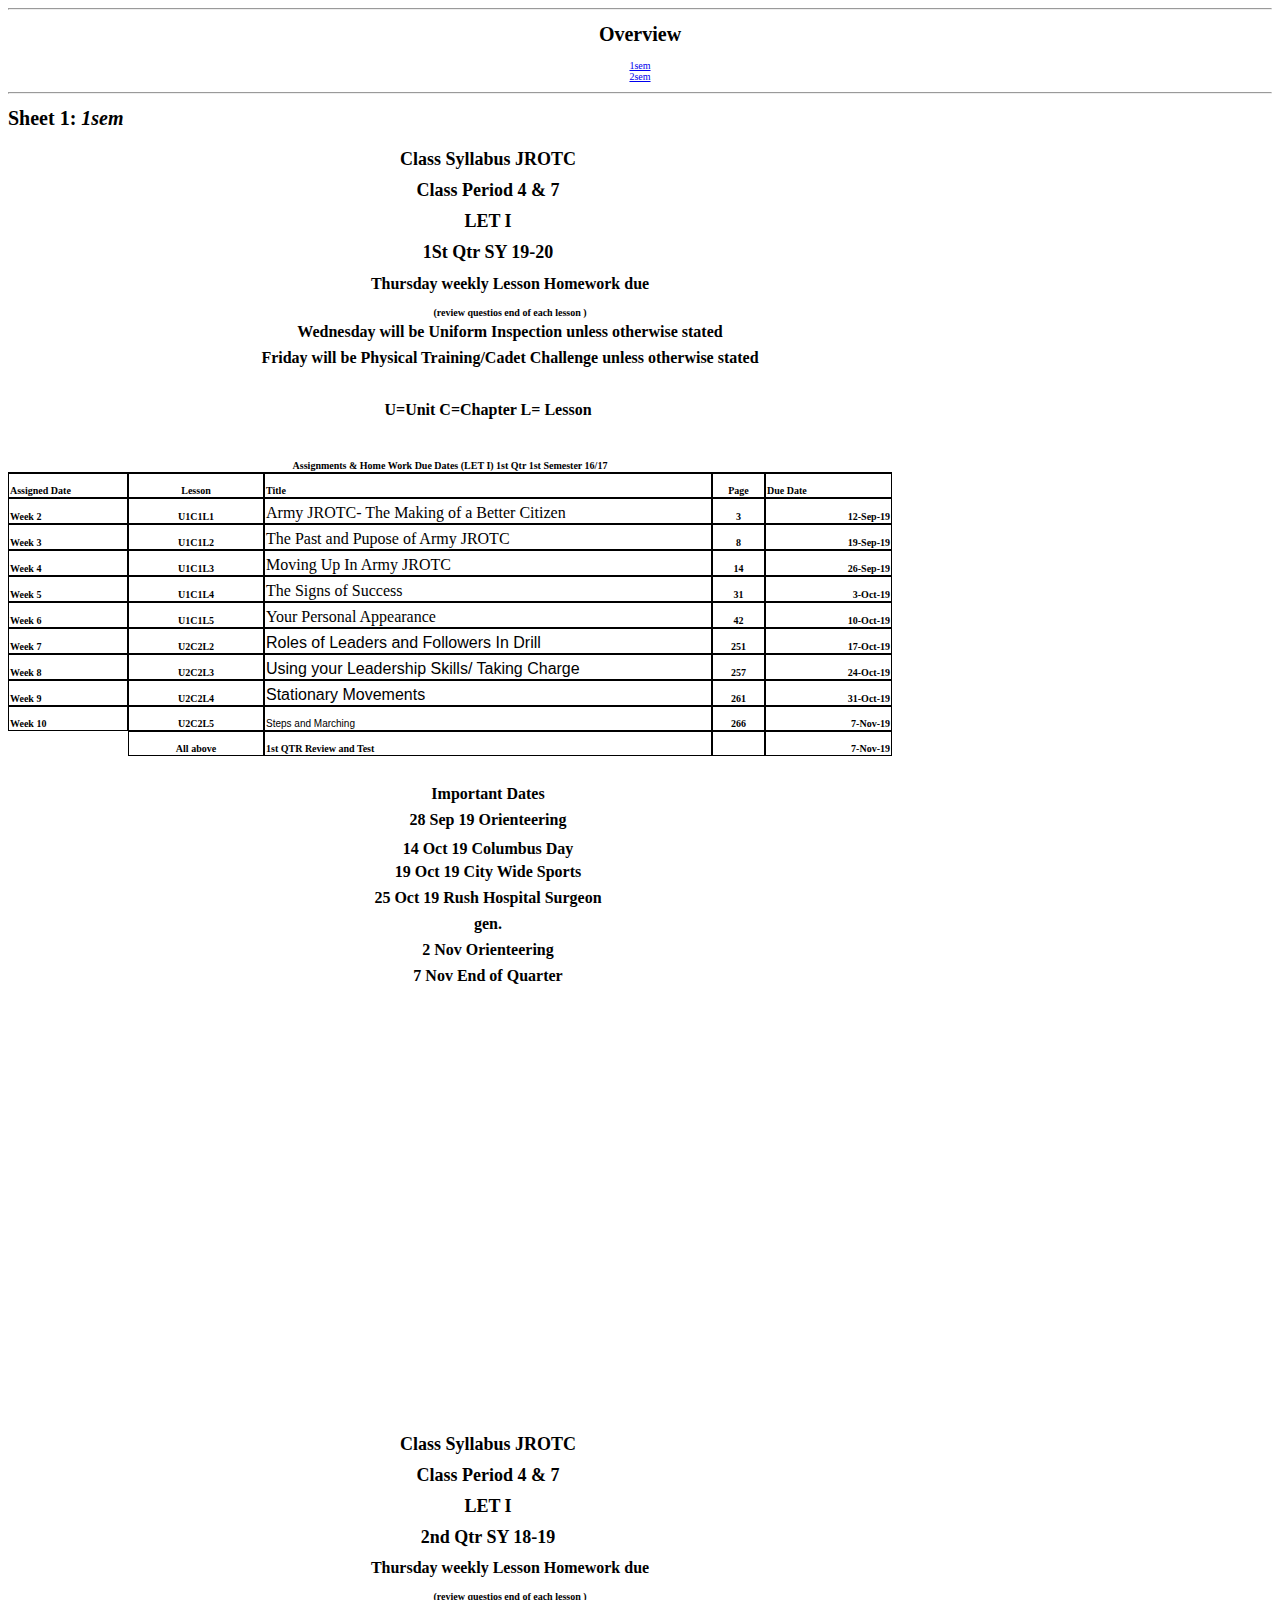
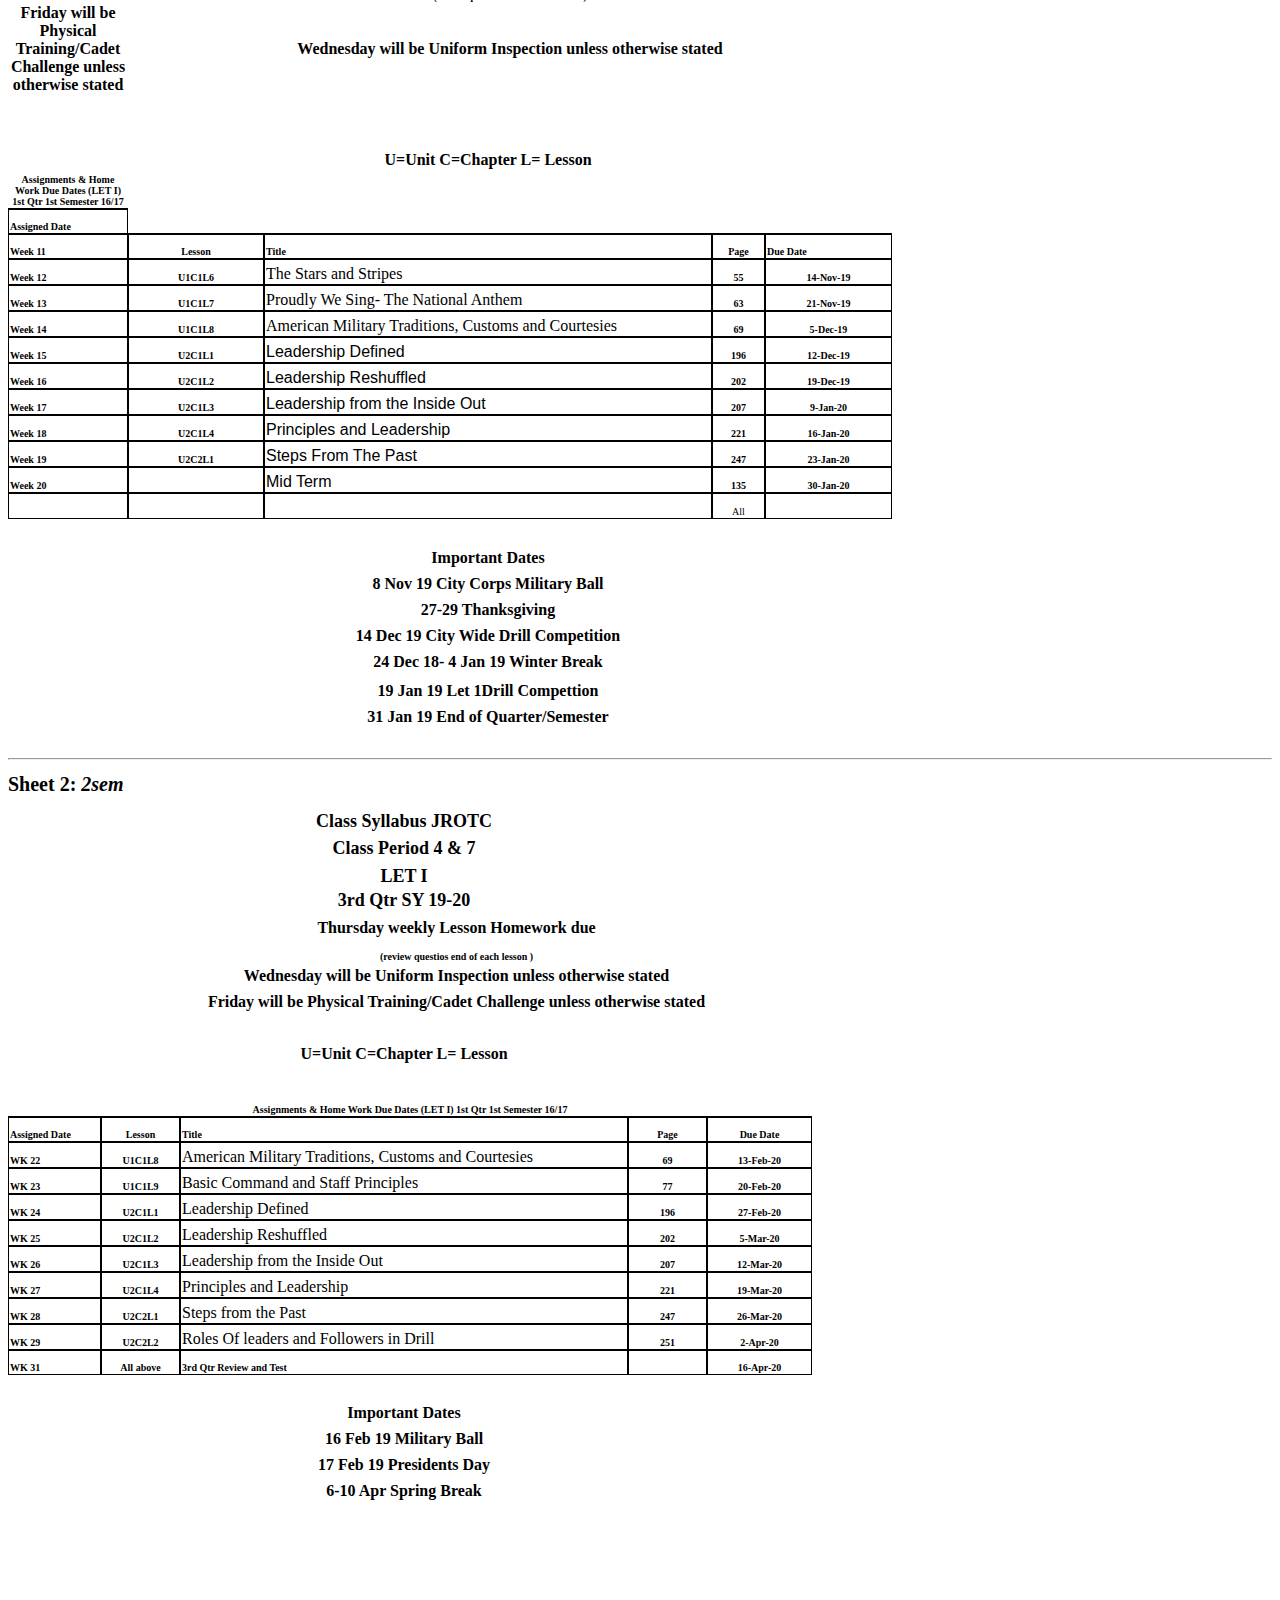
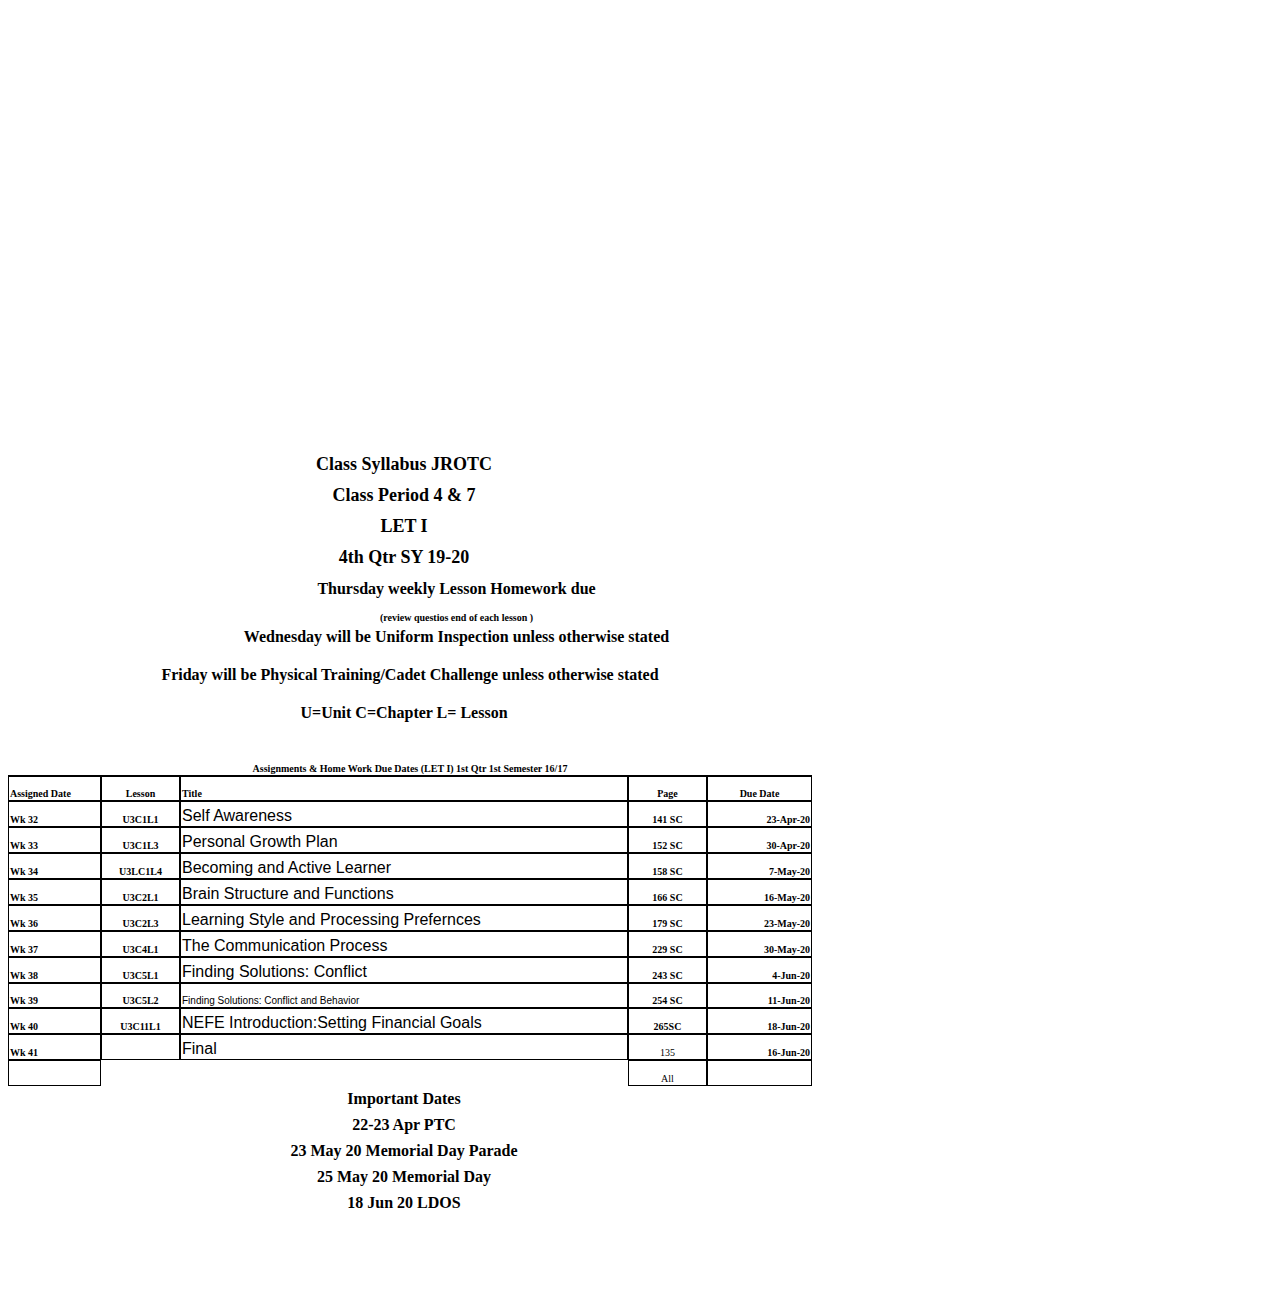
<file: assets/files/LETISyllabus1stSemester19-20.html>
<!DOCTYPE HTML PUBLIC "-//W3C//DTD HTML 4.0 Transitional//EN">

<html>
<head>
	
	<meta http-equiv="content-type" content="text/html; charset=windows-1252"/>
	<title></title>
	<meta name="generator" content="Trio Office 6.2.8.2 (Windows)"/>
	<meta name="author" content="rotc"/>
	<meta name="created" content="2011-06-24T02:16:29"/>
	<meta name="changedby" content="Villalobos, Jorge M"/>
	<meta name="changed" content="2020-02-10T15:36:53"/>
	<meta name="AppVersion" content="15.0300"/>
	<meta name="Company" content="Chicago Public Schools"/>
	<meta name="DocSecurity" content="0"/>
	<meta name="HyperlinksChanged" content="false"/>
	<meta name="LinksUpToDate" content="false"/>
	<meta name="ScaleCrop" content="false"/>
	<meta name="ShareDoc" content="false"/>
	
	<style type="text/css">
		body,div,table,thead,tbody,tfoot,tr,th,td,p { font-family:"Calibri"; font-size:x-small }
		a.comment-indicator:hover + comment { background:#ffd; position:absolute; display:block; border:1px solid black; padding:0.5em;  } 
		a.comment-indicator { background:red; display:inline-block; border:1px solid black; width:0.5em; height:0.5em;  } 
		comment { display:none;  } 
	</style>
	
</head>

<body>
<hr>
	<p><center>
		<h1>Overview</h1>
		<A HREF="#table0">1sem</A><br>
		<A HREF="#table1">2sem</A><br>
		
	</center></p>
<hr>
<A NAME="table0"><h1>Sheet 1: <em>1sem</em></h1></A>
<table cellspacing="0" border="0">
	<colgroup width="120"></colgroup>
	<colgroup width="136"></colgroup>
	<colgroup width="448"></colgroup>
	<colgroup width="53"></colgroup>
	<colgroup width="127"></colgroup>
	<tr>
		<td height="31" align="left" valign=bottom><font color="#000000"><br></font></td>
		<td align="center" valign=bottom><font color="#000000"><br></font></td>
		<td align="center" valign=middle><b><font face="Times New Roman" size=4 color="#000000">Class Syllabus JROTC</font></b></td>
		<td align="center" valign=bottom><font color="#000000"><br></font></td>
		<td align="left" valign=bottom><font color="#000000"><br></font></td>
	</tr>
	<tr>
		<td height="31" align="left" valign=bottom><font color="#000000"><br></font></td>
		<td align="center" valign=bottom><font color="#000000"><br></font></td>
		<td align="center" valign=middle><b><font face="Times New Roman" size=4 color="#000000">Class Period 4 &amp; 7</font></b></td>
		<td align="center" valign=bottom><font color="#000000"><br></font></td>
		<td align="left" valign=bottom><font color="#000000"><br></font></td>
	</tr>
	<tr>
		<td height="31" align="left" valign=bottom><font color="#000000"><br></font></td>
		<td align="center" valign=bottom><font color="#000000"><br></font></td>
		<td align="center" valign=middle><b><font face="Times New Roman" size=4 color="#000000">LET I</font></b></td>
		<td align="center" valign=bottom><font color="#000000"><br></font></td>
		<td align="left" valign=bottom><font color="#000000"><br></font></td>
	</tr>
	<tr>
		<td height="31" align="left" valign=bottom><font color="#000000"><br></font></td>
		<td align="center" valign=bottom><font color="#000000"><br></font></td>
		<td align="center" valign=middle><b><font face="Times New Roman" size=4 color="#000000">1St Qtr SY 19-20</font></b></td>
		<td align="center" valign=bottom><font color="#000000"><br></font></td>
		<td align="left" valign=bottom><font color="#000000"><br></font></td>
	</tr>
	<tr>
		<td height="26" align="left" valign=bottom><font color="#000000"><br></font></td>
		<td colspan=4 align="center" valign=bottom><b><font size=3 color="#000000">Thursday weekly Lesson Homework due</font></b></td>
		</tr>
	<tr>
		<td height="25" align="left" valign=bottom><font color="#000000"><br></font></td>
		<td colspan=4 align="center" valign=bottom><b><font color="#000000">(review questios end of each lesson )</font></b></td>
		</tr>
	<tr>
		<td height="26" align="left" valign=bottom><font color="#000000"><br></font></td>
		<td colspan=4 align="center" valign=middle><b><font face="Times New Roman" size=3 color="#000000">Wednesday will be Uniform Inspection unless otherwise stated</font></b></td>
		</tr>
	<tr>
		<td height="26" align="left" valign=bottom><font color="#000000"><br></font></td>
		<td colspan=4 align="center" valign=middle><b><font face="Times New Roman" size=3 color="#000000">Friday will be Physical Training/Cadet Challenge unless otherwise stated</font></b></td>
		</tr>
	<tr>
		<td height="26" align="left" valign=bottom><font color="#000000"><br></font></td>
		<td align="center" valign=bottom><font color="#000000"><br></font></td>
		<td align="center" valign=middle><b><font face="Times New Roman" size=3 color="#000000"><br></font></b></td>
		<td align="center" valign=bottom><font color="#000000"><br></font></td>
		<td align="left" valign=bottom><font color="#000000"><br></font></td>
	</tr>
	<tr>
		<td height="26" align="left" valign=bottom><font color="#000000"><br></font></td>
		<td align="center" valign=bottom><font color="#000000"><br></font></td>
		<td align="center" valign=middle><b><font face="Times New Roman" size=3 color="#000000">U=Unit   C=Chapter   L= Lesson</font></b></td>
		<td align="center" valign=bottom><font color="#000000"><br></font></td>
		<td align="left" valign=bottom><font color="#000000"><br></font></td>
	</tr>
	<tr>
		<td height="25" align="left" valign=bottom><font color="#000000"><br></font></td>
		<td align="center" valign=bottom><font color="#000000"><br></font></td>
		<td align="left" valign=bottom><font color="#000000"><br></font></td>
		<td align="center" valign=bottom><font color="#000000"><br></font></td>
		<td align="left" valign=bottom><font color="#000000"><br></font></td>
	</tr>
	<tr>
		<td style="border-bottom: 1px solid #000000" colspan=5 height="25" align="center" valign=bottom><b><font color="#000000">Assignments &amp; Home Work Due Dates (LET I) 1st Qtr 1st Semester 16/17</font></b></td>
		</tr>
	<tr>
		<td style="border-top: 1px solid #000000; border-bottom: 1px solid #000000; border-left: 1px solid #000000; border-right: 1px solid #000000" height="25" align="left" valign=bottom><b><font color="#000000">Assigned Date</font></b></td>
		<td style="border-top: 1px solid #000000; border-bottom: 1px solid #000000; border-left: 1px solid #000000; border-right: 1px solid #000000" align="center" valign=bottom><b><font color="#000000">Lesson</font></b></td>
		<td style="border-top: 1px solid #000000; border-bottom: 1px solid #000000; border-left: 1px solid #000000; border-right: 1px solid #000000" align="left" valign=bottom><b><font color="#000000">Title</font></b></td>
		<td style="border-top: 1px solid #000000; border-bottom: 1px solid #000000; border-left: 1px solid #000000; border-right: 1px solid #000000" align="center" valign=bottom><b><font color="#000000">Page</font></b></td>
		<td style="border-top: 1px solid #000000; border-bottom: 1px solid #000000; border-left: 1px solid #000000; border-right: 1px solid #000000" align="left" valign=bottom><b><font color="#000000">Due Date</font></b></td>
	</tr>
	<tr>
		<td style="border-top: 1px solid #000000; border-bottom: 1px solid #000000; border-left: 1px solid #000000; border-right: 1px solid #000000" height="26" align="left" valign=bottom sdnum="1033;1033;D-MMM"><b><font color="#000000">Week 2</font></b></td>
		<td style="border-top: 1px solid #000000; border-bottom: 1px solid #000000; border-left: 1px solid #000000; border-right: 1px solid #000000" align="center" valign=bottom><b><font color="#000000">U1C1L1</font></b></td>
		<td style="border-top: 1px solid #000000; border-bottom: 1px solid #000000; border-left: 1px solid #000000; border-right: 1px solid #000000" align="left" valign=bottom><font face="Times New Roman" size=3 color="#000000">Army JROTC- The Making of a Better Citizen</font></td>
		<td style="border-top: 1px solid #000000; border-bottom: 1px solid #000000; border-left: 1px solid #000000; border-right: 1px solid #000000" align="center" valign=bottom sdval="3" sdnum="1033;"><b><font color="#000000">3</font></b></td>
		<td style="border-top: 1px solid #000000; border-bottom: 1px solid #000000; border-left: 1px solid #000000; border-right: 1px solid #000000" align="right" valign=bottom sdval="43720" sdnum="1033;1033;D-MMM-YY"><b><font color="#000000">12-Sep-19</font></b></td>
	</tr>
	<tr>
		<td style="border-top: 1px solid #000000; border-bottom: 1px solid #000000; border-left: 1px solid #000000; border-right: 1px solid #000000" height="26" align="left" valign=bottom sdnum="1033;1033;D-MMM"><b><font color="#000000">Week 3</font></b></td>
		<td style="border-top: 1px solid #000000; border-bottom: 1px solid #000000; border-left: 1px solid #000000; border-right: 1px solid #000000" align="center" valign=bottom><b><font color="#000000">U1C1L2</font></b></td>
		<td style="border-top: 1px solid #000000; border-bottom: 1px solid #000000; border-left: 1px solid #000000; border-right: 1px solid #000000" align="left" valign=bottom><font face="Times New Roman" size=3 color="#000000">The Past and Pupose of Army JROTC</font></td>
		<td style="border-top: 1px solid #000000; border-bottom: 1px solid #000000; border-left: 1px solid #000000; border-right: 1px solid #000000" align="center" valign=bottom sdval="8" sdnum="1033;"><b><font color="#000000">8</font></b></td>
		<td style="border-top: 1px solid #000000; border-bottom: 1px solid #000000; border-left: 1px solid #000000; border-right: 1px solid #000000" align="right" valign=bottom sdval="43727" sdnum="1033;1033;D-MMM-YY"><b><font color="#000000">19-Sep-19</font></b></td>
	</tr>
	<tr>
		<td style="border-top: 1px solid #000000; border-bottom: 1px solid #000000; border-left: 1px solid #000000; border-right: 1px solid #000000" height="26" align="left" valign=bottom sdnum="1033;1033;D-MMM"><b><font color="#000000">Week 4</font></b></td>
		<td style="border-top: 1px solid #000000; border-bottom: 1px solid #000000; border-left: 1px solid #000000; border-right: 1px solid #000000" align="center" valign=bottom><b><font color="#000000">U1C1L3</font></b></td>
		<td style="border-top: 1px solid #000000; border-bottom: 1px solid #000000; border-left: 1px solid #000000; border-right: 1px solid #000000" align="left" valign=bottom><font face="Times New Roman" size=3 color="#000000">Moving Up In Army JROTC</font></td>
		<td style="border-top: 1px solid #000000; border-bottom: 1px solid #000000; border-left: 1px solid #000000; border-right: 1px solid #000000" align="center" valign=bottom sdval="14" sdnum="1033;"><b><font color="#000000">14</font></b></td>
		<td style="border-top: 1px solid #000000; border-bottom: 1px solid #000000; border-left: 1px solid #000000; border-right: 1px solid #000000" align="right" valign=bottom sdval="43734" sdnum="1033;1033;D-MMM-YY"><b><font color="#000000">26-Sep-19</font></b></td>
	</tr>
	<tr>
		<td style="border-top: 1px solid #000000; border-bottom: 1px solid #000000; border-left: 1px solid #000000; border-right: 1px solid #000000" height="26" align="left" valign=bottom sdnum="1033;1033;D-MMM"><b><font color="#000000">Week 5</font></b></td>
		<td style="border-top: 1px solid #000000; border-bottom: 1px solid #000000; border-left: 1px solid #000000; border-right: 1px solid #000000" align="center" valign=bottom><b><font color="#000000">U1C1L4</font></b></td>
		<td style="border-top: 1px solid #000000; border-bottom: 1px solid #000000; border-left: 1px solid #000000; border-right: 1px solid #000000" align="left" valign=bottom><font face="Times New Roman" size=3 color="#000000">The Signs of Success</font></td>
		<td style="border-top: 1px solid #000000; border-bottom: 1px solid #000000; border-left: 1px solid #000000; border-right: 1px solid #000000" align="center" valign=bottom sdval="31" sdnum="1033;"><b><font color="#000000">31</font></b></td>
		<td style="border-top: 1px solid #000000; border-bottom: 1px solid #000000; border-left: 1px solid #000000; border-right: 1px solid #000000" align="right" valign=bottom sdval="43741" sdnum="1033;1033;D-MMM-YY"><b><font color="#000000">3-Oct-19</font></b></td>
	</tr>
	<tr>
		<td style="border-top: 1px solid #000000; border-bottom: 1px solid #000000; border-left: 1px solid #000000; border-right: 1px solid #000000" height="26" align="left" valign=bottom sdnum="1033;1033;D-MMM"><b><font color="#000000">Week 6</font></b></td>
		<td style="border-top: 1px solid #000000; border-bottom: 1px solid #000000; border-left: 1px solid #000000; border-right: 1px solid #000000" align="center" valign=bottom><b><font color="#000000">U1C1L5</font></b></td>
		<td style="border-top: 1px solid #000000; border-bottom: 1px solid #000000; border-left: 1px solid #000000; border-right: 1px solid #000000" align="left" valign=bottom><font face="Times New Roman" size=3 color="#000000">Your Personal Appearance</font></td>
		<td style="border-top: 1px solid #000000; border-bottom: 1px solid #000000; border-left: 1px solid #000000; border-right: 1px solid #000000" align="center" valign=bottom sdval="42" sdnum="1033;"><b><font color="#000000">42</font></b></td>
		<td style="border-top: 1px solid #000000; border-bottom: 1px solid #000000; border-left: 1px solid #000000; border-right: 1px solid #000000" align="right" valign=bottom sdval="43748" sdnum="1033;1033;D-MMM-YY"><b><font color="#000000">10-Oct-19</font></b></td>
	</tr>
	<tr>
		<td style="border-top: 1px solid #000000; border-bottom: 1px solid #000000; border-left: 1px solid #000000; border-right: 1px solid #000000" height="26" align="left" valign=bottom sdnum="1033;1033;D-MMM"><b><font color="#000000">Week 7</font></b></td>
		<td style="border-top: 1px solid #000000; border-bottom: 1px solid #000000; border-left: 1px solid #000000; border-right: 1px solid #000000" align="center" valign=bottom><b><font color="#000000">U2C2L2</font></b></td>
		<td style="border-top: 1px solid #000000; border-bottom: 1px solid #000000; border-left: 1px solid #000000; border-right: 1px solid #000000" align="left" valign=bottom><font face="Arial" size=3 color="#000000">Roles of Leaders and Followers In Drill</font></td>
		<td style="border-top: 1px solid #000000; border-bottom: 1px solid #000000; border-left: 1px solid #000000; border-right: 1px solid #000000" align="center" valign=bottom sdval="251" sdnum="1033;"><b><font color="#000000">251</font></b></td>
		<td style="border-top: 1px solid #000000; border-bottom: 1px solid #000000; border-left: 1px solid #000000; border-right: 1px solid #000000" align="right" valign=bottom sdval="43755" sdnum="1033;1033;D-MMM-YY"><b><font color="#000000">17-Oct-19</font></b></td>
	</tr>
	<tr>
		<td style="border-top: 1px solid #000000; border-bottom: 1px solid #000000; border-left: 1px solid #000000; border-right: 1px solid #000000" height="26" align="left" valign=bottom sdnum="1033;1033;D-MMM"><b><font color="#000000">Week 8</font></b></td>
		<td style="border-top: 1px solid #000000; border-bottom: 1px solid #000000; border-left: 1px solid #000000; border-right: 1px solid #000000" align="center" valign=bottom><b><font color="#000000">U2C2L3</font></b></td>
		<td style="border-top: 1px solid #000000; border-bottom: 1px solid #000000; border-left: 1px solid #000000; border-right: 1px solid #000000" align="left" valign=bottom><font face="Arial" size=3 color="#000000">Using your Leadership Skills/ Taking Charge</font></td>
		<td style="border-top: 1px solid #000000; border-bottom: 1px solid #000000; border-left: 1px solid #000000; border-right: 1px solid #000000" align="center" valign=bottom sdval="257" sdnum="1033;"><b><font color="#000000">257</font></b></td>
		<td style="border-top: 1px solid #000000; border-bottom: 1px solid #000000; border-left: 1px solid #000000; border-right: 1px solid #000000" align="right" valign=bottom sdval="43762" sdnum="1033;1033;D-MMM-YY"><b><font color="#000000">24-Oct-19</font></b></td>
	</tr>
	<tr>
		<td style="border-top: 1px solid #000000; border-bottom: 1px solid #000000; border-left: 1px solid #000000; border-right: 1px solid #000000" height="26" align="left" valign=bottom sdnum="1033;1033;D-MMM"><b><font color="#000000">Week 9</font></b></td>
		<td style="border-top: 1px solid #000000; border-bottom: 1px solid #000000; border-left: 1px solid #000000; border-right: 1px solid #000000" align="center" valign=bottom><b><font color="#000000">U2C2L4</font></b></td>
		<td style="border-top: 1px solid #000000; border-bottom: 1px solid #000000; border-left: 1px solid #000000; border-right: 1px solid #000000" align="left" valign=bottom><font face="Arial" size=3 color="#000000">Stationary Movements</font></td>
		<td style="border-top: 1px solid #000000; border-bottom: 1px solid #000000; border-left: 1px solid #000000; border-right: 1px solid #000000" align="center" valign=bottom sdval="261" sdnum="1033;"><b><font color="#000000">261</font></b></td>
		<td style="border-top: 1px solid #000000; border-bottom: 1px solid #000000; border-left: 1px solid #000000; border-right: 1px solid #000000" align="right" valign=bottom sdval="43769" sdnum="1033;1033;D-MMM-YY"><b><font color="#000000">31-Oct-19</font></b></td>
	</tr>
	<tr>
		<td style="border-top: 1px solid #000000; border-bottom: 1px solid #000000; border-left: 1px solid #000000; border-right: 1px solid #000000" height="25" align="left" valign=bottom><b><font color="#000000">Week 10</font></b></td>
		<td style="border-top: 1px solid #000000; border-bottom: 1px solid #000000; border-left: 1px solid #000000; border-right: 1px solid #000000" align="center" valign=bottom><b><font color="#000000">U2C2L5</font></b></td>
		<td style="border-top: 1px solid #000000; border-bottom: 1px solid #000000; border-left: 1px solid #000000; border-right: 1px solid #000000" align="left" valign=bottom><font face="Arial" color="#000000">Steps and Marching</font></td>
		<td style="border-top: 1px solid #000000; border-bottom: 1px solid #000000; border-left: 1px solid #000000; border-right: 1px solid #000000" align="center" valign=bottom sdval="266" sdnum="1033;"><b><font color="#000000">266</font></b></td>
		<td style="border-top: 1px solid #000000; border-bottom: 1px solid #000000; border-left: 1px solid #000000; border-right: 1px solid #000000" align="right" valign=bottom sdval="43776" sdnum="1033;1033;D-MMM-YY"><b><font color="#000000">7-Nov-19</font></b></td>
	</tr>
	<tr>
		<td height="25" align="left" valign=bottom><font color="#000000"><br></font></td>
		<td style="border-top: 1px solid #000000; border-bottom: 1px solid #000000; border-left: 1px solid #000000; border-right: 1px solid #000000" align="center" valign=bottom><b><font color="#000000">All above</font></b></td>
		<td style="border-top: 1px solid #000000; border-bottom: 1px solid #000000; border-left: 1px solid #000000; border-right: 1px solid #000000" align="left" valign=bottom><b><font color="#000000">1st QTR Review and Test</font></b></td>
		<td style="border-top: 1px solid #000000; border-bottom: 1px solid #000000; border-left: 1px solid #000000; border-right: 1px solid #000000" align="center" valign=bottom sdnum="1033;1033;MMM-YY"><b><font color="#000000"> </font></b></td>
		<td style="border-top: 1px solid #000000; border-bottom: 1px solid #000000; border-left: 1px solid #000000; border-right: 1px solid #000000" align="right" valign=bottom sdval="43776" sdnum="1033;1033;D-MMM-YY"><b><font color="#000000">7-Nov-19</font></b></td>
	</tr>
	<tr>
		<td height="25" align="left" valign=bottom><font color="#000000"><br></font></td>
		<td align="center" valign=bottom><font color="#000000"><br></font></td>
		<td align="left" valign=bottom><font color="#000000"><br></font></td>
		<td align="center" valign=bottom><font color="#000000"><br></font></td>
		<td align="left" valign=bottom><font color="#000000"><br></font></td>
	</tr>
	<tr>
		<td height="26" align="left" valign=bottom><font color="#000000"><br></font></td>
		<td align="center" valign=bottom><font color="#000000"><br></font></td>
		<td align="center" valign=middle><b><font face="Times New Roman" size=3 color="#000000">Important Dates</font></b></td>
		<td align="center" valign=bottom><font color="#000000"><br></font></td>
		<td align="left" valign=bottom><font color="#000000"><br></font></td>
	</tr>
	<tr>
		<td height="26" align="left" valign=bottom><font color="#000000"><br></font></td>
		<td align="center" valign=bottom><font color="#000000"><br></font></td>
		<td align="center" valign=middle><b><font face="Times New Roman" size=3 color="#000000">28 Sep 19 Orienteering</font></b></td>
		<td align="center" valign=bottom><font color="#000000"><br></font></td>
		<td align="left" valign=bottom><font color="#000000"><br></font></td>
	</tr>
	<tr>
		<td height="26" align="left" valign=bottom><font color="#000000"><br></font></td>
		<td align="center" valign=bottom><font color="#000000"><br></font></td>
		<td align="center" valign=bottom><b><font face="Times New Roman" size=3 color="#000000">14 Oct 19 Columbus Day</font></b></td>
		<td align="center" valign=bottom><font color="#000000"><br></font></td>
		<td align="left" valign=bottom><font color="#000000"><br></font></td>
	</tr>
	<tr>
		<td height="26" align="left" valign=bottom><font color="#000000"><br></font></td>
		<td align="center" valign=bottom><font color="#000000"><br></font></td>
		<td align="center" valign=middle><b><font face="Times New Roman" size=3 color="#000000">19 Oct 19 City Wide Sports</font></b></td>
		<td align="center" valign=bottom><font color="#000000"><br></font></td>
		<td align="left" valign=bottom><font color="#000000"><br></font></td>
	</tr>
	<tr>
		<td height="26" align="left" valign=bottom><font color="#000000"><br></font></td>
		<td align="center" valign=bottom><font color="#000000"> </font></td>
		<td align="center" valign=middle><b><font face="Times New Roman" size=3 color="#000000">25 Oct 19 Rush Hospital Surgeon </font></b></td>
		<td align="center" valign=bottom><font color="#000000"><br></font></td>
		<td align="left" valign=bottom><font color="#000000"><br></font></td>
	</tr>
	<tr>
		<td height="26" align="left" valign=bottom><font color="#000000"><br></font></td>
		<td align="center" valign=bottom><font color="#000000"><br></font></td>
		<td align="center" valign=middle><b><font face="Times New Roman" size=3 color="#000000">gen.</font></b></td>
		<td align="center" valign=bottom><font color="#000000"><br></font></td>
		<td align="left" valign=bottom><font color="#000000"><br></font></td>
	</tr>
	<tr>
		<td height="26" align="left" valign=bottom><font color="#000000"><br></font></td>
		<td align="center" valign=bottom><font color="#000000"><br></font></td>
		<td align="center" valign=middle><b><font face="Times New Roman" size=3 color="#000000">2 Nov Orienteering</font></b></td>
		<td align="center" valign=bottom><font color="#000000"><br></font></td>
		<td align="left" valign=bottom><font color="#000000"><br></font></td>
	</tr>
	<tr>
		<td height="26" align="left" valign=bottom><font color="#000000"><br></font></td>
		<td align="center" valign=bottom><font color="#000000"><br></font></td>
		<td align="center" valign=middle><b><font face="Times New Roman" size=3 color="#000000">7 Nov End of Quarter</font></b></td>
		<td align="center" valign=bottom><font color="#000000"><br></font></td>
		<td align="left" valign=bottom><font color="#000000"><br></font></td>
	</tr>
	<tr>
		<td height="25" align="left" valign=bottom><font color="#000000"><br></font></td>
		<td align="center" valign=bottom><font color="#000000"><br></font></td>
		<td align="left" valign=bottom><font color="#000000"><br></font></td>
		<td align="center" valign=bottom><font color="#000000"><br></font></td>
		<td align="left" valign=bottom><font color="#000000"><br></font></td>
	</tr>
	<tr>
		<td height="26" align="left" valign=bottom><font color="#000000"><br></font></td>
		<td align="center" valign=bottom><font color="#000000"><br></font></td>
		<td align="center" valign=middle><b><font face="Times New Roman" size=3 color="#000000"><br></font></b></td>
		<td align="center" valign=bottom><font color="#000000"><br></font></td>
		<td align="left" valign=bottom><font color="#000000"><br></font></td>
	</tr>
	<tr>
		<td height="26" align="left" valign=bottom><font color="#000000"><br></font></td>
		<td align="center" valign=bottom><font color="#000000"><br></font></td>
		<td align="center" valign=middle><b><font face="Times New Roman" size=3 color="#000000"><br></font></b></td>
		<td align="center" valign=bottom><font color="#000000"><br></font></td>
		<td align="left" valign=bottom><font color="#000000"><br></font></td>
	</tr>
	<tr>
		<td height="26" align="left" valign=bottom><font color="#000000"><br></font></td>
		<td align="center" valign=bottom><font color="#000000"><br></font></td>
		<td align="center" valign=middle><b><font face="Times New Roman" size=3 color="#000000"><br></font></b></td>
		<td align="center" valign=bottom><font color="#000000"><br></font></td>
		<td align="left" valign=bottom><font color="#000000"><br></font></td>
	</tr>
	<tr>
		<td height="26" align="left" valign=bottom><font color="#000000"><br></font></td>
		<td align="center" valign=bottom><font color="#000000"><br></font></td>
		<td align="center" valign=middle><b><font face="Times New Roman" size=3 color="#000000"><br></font></b></td>
		<td align="center" valign=bottom><font color="#000000"><br></font></td>
		<td align="left" valign=bottom><font color="#000000"><br></font></td>
	</tr>
	<tr>
		<td height="26" align="left" valign=bottom><font color="#000000"><br></font></td>
		<td align="center" valign=bottom><font color="#000000"><br></font></td>
		<td align="center" valign=middle><b><font face="Times New Roman" size=3 color="#000000"><br></font></b></td>
		<td align="center" valign=bottom><font color="#000000"><br></font></td>
		<td align="left" valign=bottom><font color="#000000"><br></font></td>
	</tr>
	<tr>
		<td height="26" align="left" valign=bottom><font color="#000000"><br></font></td>
		<td align="center" valign=bottom><font color="#000000"><br></font></td>
		<td align="center" valign=middle><b><font face="Times New Roman" size=3 color="#000000"><br></font></b></td>
		<td align="center" valign=bottom><font color="#000000"><br></font></td>
		<td align="left" valign=bottom><font color="#000000"><br></font></td>
	</tr>
	<tr>
		<td height="26" align="left" valign=bottom><font color="#000000"><br></font></td>
		<td align="center" valign=bottom><font color="#000000"><br></font></td>
		<td align="center" valign=middle><b><font face="Times New Roman" size=3 color="#000000"><br></font></b></td>
		<td align="center" valign=bottom><font color="#000000"><br></font></td>
		<td align="left" valign=bottom><font color="#000000"><br></font></td>
	</tr>
	<tr>
		<td height="26" align="left" valign=bottom><font color="#000000"><br></font></td>
		<td align="center" valign=bottom><font color="#000000"><br></font></td>
		<td align="center" valign=middle><b><font face="Times New Roman" size=3 color="#000000"><br></font></b></td>
		<td align="center" valign=bottom><font color="#000000"><br></font></td>
		<td align="left" valign=bottom><font color="#000000"><br></font></td>
	</tr>
	<tr>
		<td height="26" align="left" valign=bottom><font color="#000000"><br></font></td>
		<td align="center" valign=bottom><font color="#000000"><br></font></td>
		<td align="center" valign=middle><b><font face="Times New Roman" size=3 color="#000000"><br></font></b></td>
		<td align="center" valign=bottom><font color="#000000"><br></font></td>
		<td align="left" valign=bottom><font color="#000000"><br></font></td>
	</tr>
	<tr>
		<td height="26" align="left" valign=bottom><font color="#000000"><br></font></td>
		<td align="center" valign=bottom><font color="#000000"><br></font></td>
		<td align="center" valign=middle><b><font face="Times New Roman" size=3 color="#000000"><br></font></b></td>
		<td align="center" valign=bottom><font color="#000000"><br></font></td>
		<td align="left" valign=bottom><font color="#000000"><br></font></td>
	</tr>
	<tr>
		<td height="26" align="left" valign=bottom><font color="#000000"><br></font></td>
		<td align="center" valign=bottom><font color="#000000"><br></font></td>
		<td align="center" valign=middle><b><font face="Times New Roman" size=3 color="#000000"><br></font></b></td>
		<td align="center" valign=bottom><font color="#000000"><br></font></td>
		<td align="left" valign=bottom><font color="#000000"><br></font></td>
	</tr>
	<tr>
		<td height="26" align="left" valign=bottom><font color="#000000"><br></font></td>
		<td align="center" valign=bottom><font color="#000000"><br></font></td>
		<td align="center" valign=middle><b><font face="Times New Roman" size=3 color="#000000"><br></font></b></td>
		<td align="center" valign=bottom><font color="#000000"><br></font></td>
		<td align="left" valign=bottom><font color="#000000"><br></font></td>
	</tr>
	<tr>
		<td height="26" align="left" valign=bottom><font color="#000000"><br></font></td>
		<td align="center" valign=bottom><font color="#000000"><br></font></td>
		<td align="center" valign=middle><b><font face="Times New Roman" size=3 color="#000000"><br></font></b></td>
		<td align="center" valign=bottom><font color="#000000"><br></font></td>
		<td align="left" valign=bottom><font color="#000000"><br></font></td>
	</tr>
	<tr>
		<td height="26" align="left" valign=bottom><font color="#000000"><br></font></td>
		<td align="center" valign=bottom><font color="#000000"><br></font></td>
		<td align="center" valign=middle><b><font face="Times New Roman" size=3 color="#000000"><br></font></b></td>
		<td align="center" valign=bottom><font color="#000000"><br></font></td>
		<td align="left" valign=bottom><font color="#000000"><br></font></td>
	</tr>
	<tr>
		<td height="26" align="left" valign=bottom><font color="#000000"><br></font></td>
		<td align="center" valign=bottom><font color="#000000"><br></font></td>
		<td align="center" valign=middle><b><font face="Times New Roman" size=3 color="#000000"><br></font></b></td>
		<td align="center" valign=bottom><font color="#000000"><br></font></td>
		<td align="left" valign=bottom><font color="#000000"><br></font></td>
	</tr>
	<tr>
		<td height="25" align="left" valign=bottom><font color="#000000"><br></font></td>
		<td align="center" valign=bottom><font color="#000000"><br></font></td>
		<td align="left" valign=bottom><font color="#000000"><br></font></td>
		<td align="center" valign=bottom><font color="#000000"><br></font></td>
		<td align="left" valign=bottom><font color="#000000"><br></font></td>
	</tr>
	<tr>
		<td height="31" align="left" valign=bottom><font color="#000000"><br></font></td>
		<td align="center" valign=bottom><font color="#000000"><br></font></td>
		<td align="center" valign=middle><b><font face="Times New Roman" size=4 color="#000000">Class Syllabus JROTC</font></b></td>
		<td align="center" valign=bottom><font color="#000000"><br></font></td>
		<td align="left" valign=bottom><font color="#000000"><br></font></td>
	</tr>
	<tr>
		<td height="31" align="left" valign=bottom><font color="#000000"><br></font></td>
		<td align="center" valign=bottom><font color="#000000"><br></font></td>
		<td align="center" valign=middle><b><font face="Times New Roman" size=4 color="#000000">Class Period 4 &amp; 7</font></b></td>
		<td align="center" valign=bottom><font color="#000000"><br></font></td>
		<td align="left" valign=bottom><font color="#000000"><br></font></td>
	</tr>
	<tr>
		<td height="31" align="left" valign=bottom><font color="#000000"><br></font></td>
		<td align="center" valign=bottom><font color="#000000"><br></font></td>
		<td align="center" valign=middle><b><font face="Times New Roman" size=4 color="#000000">LET I</font></b></td>
		<td align="center" valign=bottom><font color="#000000"><br></font></td>
		<td align="left" valign=bottom><font color="#000000"><br></font></td>
	</tr>
	<tr>
		<td height="31" align="left" valign=bottom><font color="#000000"><br></font></td>
		<td align="center" valign=bottom><font color="#000000"><br></font></td>
		<td align="center" valign=middle><b><font face="Times New Roman" size=4 color="#000000">2nd Qtr SY 18-19</font></b></td>
		<td align="center" valign=bottom><font color="#000000"><br></font></td>
		<td align="left" valign=bottom><font color="#000000"><br></font></td>
	</tr>
	<tr>
		<td height="25" align="left" valign=bottom><font color="#000000"><br></font></td>
		<td colspan=4 align="center" valign=bottom><b><font size=3 color="#000000">Thursday weekly Lesson Homework due</font></b></td>
		</tr>
	<tr>
		<td height="25" align="left" valign=bottom><font color="#000000"><br></font></td>
		<td colspan=4 align="center" valign=bottom><b><font color="#000000">(review questios end of each lesson )</font></b></td>
		</tr>
	<tr>
		<td height="26" align="center" valign=middle><b><font face="Times New Roman" size=3 color="#000000">Friday will be Physical Training/Cadet Challenge unless otherwise stated</font></b></td>
		<td colspan=4 align="center" valign=middle><b><font face="Times New Roman" size=3 color="#000000">Wednesday will be Uniform Inspection unless otherwise stated</font></b></td>
		</tr>
	<tr>
		<td height="26" align="center" valign=middle><b><font face="Times New Roman" size=3 color="#000000"><br></font></b></td>
		<td align="center" valign=middle><b><font face="Times New Roman" size=3 color="#000000"><br></font></b></td>
		<td align="center" valign=middle><b><font face="Times New Roman" size=3 color="#000000"><br></font></b></td>
		<td align="center" valign=middle><b><font face="Times New Roman" size=3 color="#000000"><br></font></b></td>
		<td align="left" valign=middle><b><font face="Times New Roman" size=3 color="#000000"><br></font></b></td>
	</tr>
	<tr>
		<td height="26" align="left" valign=bottom><font color="#000000"><br></font></td>
		<td align="center" valign=middle><b><font face="Times New Roman" size=3 color="#000000"><br></font></b></td>
		<td align="center" valign=middle><b><font face="Times New Roman" size=3 color="#000000"><br></font></b></td>
		<td align="center" valign=middle><b><font face="Times New Roman" size=3 color="#000000"><br></font></b></td>
		<td align="left" valign=middle><b><font face="Times New Roman" size=3 color="#000000"><br></font></b></td>
	</tr>
	<tr>
		<td height="26" align="left" valign=bottom><font color="#000000"><br></font></td>
		<td align="center" valign=bottom><font color="#000000"><br></font></td>
		<td align="center" valign=middle><b><font face="Times New Roman" size=3 color="#000000">U=Unit   C=Chapter   L= Lesson</font></b></td>
		<td align="center" valign=bottom><font color="#000000"><br></font></td>
		<td align="left" valign=bottom><font color="#000000"><br></font></td>
	</tr>
	<tr>
		<td style="border-bottom: 1px solid #000000" height="25" align="center" valign=bottom><b><font color="#000000">Assignments &amp; Home Work Due Dates (LET I) 1st Qtr 1st Semester 16/17</font></b></td>
		<td align="center" valign=bottom><font color="#000000"><br></font></td>
		<td align="left" valign=bottom><font color="#000000"><br></font></td>
		<td align="center" valign=bottom><font color="#000000"><br></font></td>
		<td align="left" valign=bottom><font color="#000000"><br></font></td>
	</tr>
	<tr>
		<td style="border-top: 1px solid #000000; border-bottom: 1px solid #000000; border-left: 1px solid #000000; border-right: 1px solid #000000" height="25" align="left" valign=bottom><b><font color="#000000">Assigned Date</font></b></td>
		<td style="border-bottom: 1px solid #000000" align="center" valign=bottom><b><font color="#000000"><br></font></b></td>
		<td style="border-bottom: 1px solid #000000" align="center" valign=bottom><b><font color="#000000"><br></font></b></td>
		<td style="border-bottom: 1px solid #000000" align="center" valign=bottom><b><font color="#000000"><br></font></b></td>
		<td style="border-bottom: 1px solid #000000" align="left" valign=bottom><b><font color="#000000"><br></font></b></td>
	</tr>
	<tr>
		<td style="border-top: 1px solid #000000; border-bottom: 1px solid #000000; border-left: 1px solid #000000; border-right: 1px solid #000000" height="25" align="left" valign=bottom sdnum="1033;1033;D-MMM"><b><font color="#000000">Week 11</font></b></td>
		<td style="border-top: 1px solid #000000; border-bottom: 1px solid #000000; border-left: 1px solid #000000; border-right: 1px solid #000000" align="center" valign=bottom><b><font color="#000000">Lesson</font></b></td>
		<td style="border-top: 1px solid #000000; border-bottom: 1px solid #000000; border-left: 1px solid #000000; border-right: 1px solid #000000" align="left" valign=bottom><b><font color="#000000">Title</font></b></td>
		<td style="border-top: 1px solid #000000; border-bottom: 1px solid #000000; border-left: 1px solid #000000; border-right: 1px solid #000000" align="center" valign=bottom><b><font color="#000000">Page</font></b></td>
		<td style="border-top: 1px solid #000000; border-bottom: 1px solid #000000; border-left: 1px solid #000000; border-right: 1px solid #000000" align="left" valign=bottom><b><font color="#000000">Due Date</font></b></td>
	</tr>
	<tr>
		<td style="border-top: 1px solid #000000; border-bottom: 1px solid #000000; border-left: 1px solid #000000; border-right: 1px solid #000000" height="26" align="left" valign=bottom sdnum="1033;1033;D-MMM"><b><font color="#000000">Week 12</font></b></td>
		<td style="border-top: 1px solid #000000; border-bottom: 1px solid #000000; border-left: 1px solid #000000; border-right: 1px solid #000000" align="center" valign=bottom><b><font color="#000000">U1C1L6</font></b></td>
		<td style="border-top: 1px solid #000000; border-bottom: 1px solid #000000; border-left: 1px solid #000000; border-right: 1px solid #000000" align="left" valign=bottom><font face="Times New Roman" size=3 color="#000000">The Stars and Stripes</font></td>
		<td style="border-top: 1px solid #000000; border-bottom: 1px solid #000000; border-left: 1px solid #000000; border-right: 1px solid #000000" align="center" valign=bottom sdval="55" sdnum="1033;"><b><font color="#000000">55</font></b></td>
		<td style="border-top: 1px solid #000000; border-bottom: 1px solid #000000; border-left: 1px solid #000000; border-right: 1px solid #000000" align="center" valign=bottom sdval="43783" sdnum="1033;1033;D-MMM-YY"><b><font color="#000000">14-Nov-19</font></b></td>
	</tr>
	<tr>
		<td style="border-top: 1px solid #000000; border-bottom: 1px solid #000000; border-left: 1px solid #000000; border-right: 1px solid #000000" height="26" align="left" valign=bottom sdnum="1033;1033;D-MMM"><b><font color="#000000">Week 13</font></b></td>
		<td style="border-top: 1px solid #000000; border-bottom: 1px solid #000000; border-left: 1px solid #000000; border-right: 1px solid #000000" align="center" valign=bottom><b><font color="#000000">U1C1L7</font></b></td>
		<td style="border-top: 1px solid #000000; border-bottom: 1px solid #000000; border-left: 1px solid #000000; border-right: 1px solid #000000" align="left" valign=bottom><font face="Times New Roman" size=3 color="#000000">Proudly We Sing- The National Anthem</font></td>
		<td style="border-top: 1px solid #000000; border-bottom: 1px solid #000000; border-left: 1px solid #000000; border-right: 1px solid #000000" align="center" valign=bottom sdval="63" sdnum="1033;"><b><font color="#000000">63</font></b></td>
		<td style="border-top: 1px solid #000000; border-bottom: 1px solid #000000; border-left: 1px solid #000000; border-right: 1px solid #000000" align="center" valign=bottom sdval="43790" sdnum="1033;1033;D-MMM-YY"><b><font color="#000000">21-Nov-19</font></b></td>
	</tr>
	<tr>
		<td style="border-top: 1px solid #000000; border-bottom: 1px solid #000000; border-left: 1px solid #000000; border-right: 1px solid #000000" height="26" align="left" valign=bottom sdnum="1033;1033;D-MMM"><b><font color="#000000">Week 14</font></b></td>
		<td style="border-top: 1px solid #000000; border-bottom: 1px solid #000000; border-left: 1px solid #000000; border-right: 1px solid #000000" align="center" valign=bottom><b><font color="#000000">U1C1L8</font></b></td>
		<td style="border-top: 1px solid #000000; border-bottom: 1px solid #000000; border-left: 1px solid #000000; border-right: 1px solid #000000" align="left" valign=bottom><font face="Times New Roman" size=3 color="#000000">American Military Traditions, Customs and Courtesies</font></td>
		<td style="border-top: 1px solid #000000; border-bottom: 1px solid #000000; border-left: 1px solid #000000; border-right: 1px solid #000000" align="center" valign=bottom sdval="69" sdnum="1033;"><b><font color="#000000">69</font></b></td>
		<td style="border-top: 1px solid #000000; border-bottom: 1px solid #000000; border-left: 1px solid #000000; border-right: 1px solid #000000" align="center" valign=bottom sdval="43804" sdnum="1033;1033;D-MMM-YY"><b><font color="#000000">5-Dec-19</font></b></td>
	</tr>
	<tr>
		<td style="border-top: 1px solid #000000; border-bottom: 1px solid #000000; border-left: 1px solid #000000; border-right: 1px solid #000000" height="26" align="left" valign=bottom sdnum="1033;1033;D-MMM"><b><font color="#000000">Week 15</font></b></td>
		<td style="border-top: 1px solid #000000; border-bottom: 1px solid #000000; border-left: 1px solid #000000; border-right: 1px solid #000000" align="center" valign=bottom><b><font color="#000000">U2C1L1</font></b></td>
		<td style="border-top: 1px solid #000000; border-bottom: 1px solid #000000; border-left: 1px solid #000000; border-right: 1px solid #000000" align="left" valign=bottom><font face="Arial" size=3 color="#000000">Leadership Defined</font></td>
		<td style="border-top: 1px solid #000000; border-bottom: 1px solid #000000; border-left: 1px solid #000000; border-right: 1px solid #000000" align="center" valign=bottom sdval="196" sdnum="1033;"><b><font color="#000000">196</font></b></td>
		<td style="border-top: 1px solid #000000; border-bottom: 1px solid #000000; border-left: 1px solid #000000; border-right: 1px solid #000000" align="center" valign=bottom sdval="43811" sdnum="1033;1033;D-MMM-YY"><b><font color="#000000">12-Dec-19</font></b></td>
	</tr>
	<tr>
		<td style="border-top: 1px solid #000000; border-bottom: 1px solid #000000; border-left: 1px solid #000000; border-right: 1px solid #000000" height="26" align="left" valign=bottom sdnum="1033;1033;D-MMM"><b><font color="#000000">Week 16</font></b></td>
		<td style="border-top: 1px solid #000000; border-bottom: 1px solid #000000; border-left: 1px solid #000000; border-right: 1px solid #000000" align="center" valign=bottom><b><font color="#000000">U2C1L2</font></b></td>
		<td style="border-top: 1px solid #000000; border-bottom: 1px solid #000000; border-left: 1px solid #000000; border-right: 1px solid #000000" align="left" valign=bottom><font face="Arial" size=3 color="#000000">Leadership Reshuffled</font></td>
		<td style="border-top: 1px solid #000000; border-bottom: 1px solid #000000; border-left: 1px solid #000000; border-right: 1px solid #000000" align="center" valign=bottom sdval="202" sdnum="1033;"><b><font color="#000000">202</font></b></td>
		<td style="border-top: 1px solid #000000; border-bottom: 1px solid #000000; border-left: 1px solid #000000; border-right: 1px solid #000000" align="center" valign=bottom sdval="43818" sdnum="1033;1033;D-MMM-YY"><b><font color="#000000">19-Dec-19</font></b></td>
	</tr>
	<tr>
		<td style="border-top: 1px solid #000000; border-bottom: 1px solid #000000; border-left: 1px solid #000000; border-right: 1px solid #000000" height="26" align="left" valign=bottom sdnum="1033;1033;D-MMM"><b><font color="#000000">Week 17</font></b></td>
		<td style="border-top: 1px solid #000000; border-bottom: 1px solid #000000; border-left: 1px solid #000000; border-right: 1px solid #000000" align="center" valign=bottom><b><font color="#000000">U2C1L3</font></b></td>
		<td style="border-top: 1px solid #000000; border-bottom: 1px solid #000000; border-left: 1px solid #000000; border-right: 1px solid #000000" align="left" valign=bottom><font face="Arial" size=3 color="#000000">Leadership from the Inside Out</font></td>
		<td style="border-top: 1px solid #000000; border-bottom: 1px solid #000000; border-left: 1px solid #000000; border-right: 1px solid #000000" align="center" valign=bottom sdval="207" sdnum="1033;"><b><font color="#000000">207</font></b></td>
		<td style="border-top: 1px solid #000000; border-bottom: 1px solid #000000; border-left: 1px solid #000000; border-right: 1px solid #000000" align="center" valign=bottom sdval="43839" sdnum="1033;1033;D-MMM-YY"><b><font color="#000000">9-Jan-20</font></b></td>
	</tr>
	<tr>
		<td style="border-top: 1px solid #000000; border-bottom: 1px solid #000000; border-left: 1px solid #000000; border-right: 1px solid #000000" height="26" align="left" valign=bottom sdnum="1033;1033;D-MMM"><b><font color="#000000">Week 18</font></b></td>
		<td style="border-top: 1px solid #000000; border-bottom: 1px solid #000000; border-left: 1px solid #000000; border-right: 1px solid #000000" align="center" valign=bottom><b><font color="#000000">U2C1L4</font></b></td>
		<td style="border-top: 1px solid #000000; border-bottom: 1px solid #000000; border-left: 1px solid #000000; border-right: 1px solid #000000" align="left" valign=bottom><font face="Arial" size=3 color="#000000">Principles and Leadership</font></td>
		<td style="border-top: 1px solid #000000; border-bottom: 1px solid #000000; border-left: 1px solid #000000; border-right: 1px solid #000000" align="center" valign=bottom sdval="221" sdnum="1033;"><b><font color="#000000">221</font></b></td>
		<td style="border-top: 1px solid #000000; border-bottom: 1px solid #000000; border-left: 1px solid #000000; border-right: 1px solid #000000" align="center" valign=bottom sdval="43846" sdnum="1033;1033;D-MMM-YY"><b><font color="#000000">16-Jan-20</font></b></td>
	</tr>
	<tr>
		<td style="border-top: 1px solid #000000; border-bottom: 1px solid #000000; border-left: 1px solid #000000; border-right: 1px solid #000000" height="26" align="left" valign=bottom><b><font color="#000000">Week 19</font></b></td>
		<td style="border-top: 1px solid #000000; border-bottom: 1px solid #000000; border-left: 1px solid #000000; border-right: 1px solid #000000" align="center" valign=bottom><b><font color="#000000">U2C2L1</font></b></td>
		<td style="border-top: 1px solid #000000; border-bottom: 1px solid #000000; border-left: 1px solid #000000; border-right: 1px solid #000000" align="left" valign=bottom><font face="Arial" size=3 color="#000000">Steps From The Past</font></td>
		<td style="border-top: 1px solid #000000; border-bottom: 1px solid #000000; border-left: 1px solid #000000; border-right: 1px solid #000000" align="center" valign=bottom sdval="247" sdnum="1033;"><b><font color="#000000">247</font></b></td>
		<td style="border-top: 1px solid #000000; border-bottom: 1px solid #000000; border-left: 1px solid #000000; border-right: 1px solid #000000" align="center" valign=bottom sdval="43853" sdnum="1033;1033;D-MMM-YY"><b><font color="#000000">23-Jan-20</font></b></td>
	</tr>
	<tr>
		<td style="border-top: 1px solid #000000; border-bottom: 1px solid #000000; border-left: 1px solid #000000; border-right: 1px solid #000000" height="26" align="left" valign=bottom sdnum="1033;1033;D-MMM"><b><font color="#000000">Week 20</font></b></td>
		<td style="border-top: 1px solid #000000; border-bottom: 1px solid #000000; border-left: 1px solid #000000; border-right: 1px solid #000000" align="center" valign=bottom><b><font color="#000000"> </font></b></td>
		<td style="border-top: 1px solid #000000; border-bottom: 1px solid #000000; border-left: 1px solid #000000; border-right: 1px solid #000000" align="left" valign=bottom><font face="Arial" size=3 color="#000000">Mid Term </font></td>
		<td style="border-top: 1px solid #000000; border-bottom: 1px solid #000000; border-left: 1px solid #000000; border-right: 1px solid #000000" align="center" valign=bottom sdval="135" sdnum="1033;"><b><font color="#000000">135</font></b></td>
		<td style="border-top: 1px solid #000000; border-bottom: 1px solid #000000; border-left: 1px solid #000000; border-right: 1px solid #000000" align="center" valign=bottom sdval="43860" sdnum="1033;1033;D-MMM-YY"><b><font color="#000000">30-Jan-20</font></b></td>
	</tr>
	<tr>
		<td style="border-top: 1px solid #000000; border-bottom: 1px solid #000000; border-left: 1px solid #000000; border-right: 1px solid #000000" height="26" align="left" valign=bottom sdnum="1033;1033;D-MMM"><b><font color="#000000"> </font></b></td>
		<td style="border-top: 1px solid #000000; border-bottom: 1px solid #000000; border-left: 1px solid #000000; border-right: 1px solid #000000" align="center" valign=bottom><font color="#000000"> </font></td>
		<td style="border-top: 1px solid #000000; border-bottom: 1px solid #000000; border-left: 1px solid #000000; border-right: 1px solid #000000" align="left" valign=bottom><font face="Arial" size=3 color="#000000"> </font></td>
		<td style="border-top: 1px solid #000000; border-bottom: 1px solid #000000; border-left: 1px solid #000000; border-right: 1px solid #000000" align="center" valign=bottom><font color="#000000">All</font></td>
		<td style="border-top: 1px solid #000000; border-bottom: 1px solid #000000; border-left: 1px solid #000000; border-right: 1px solid #000000" align="left" valign=bottom><font color="#000000"><br></font></td>
	</tr>
	<tr>
		<td height="26" align="left" valign=bottom><font color="#000000"><br></font></td>
		<td align="center" valign=bottom><font color="#000000"><br></font></td>
		<td align="left" valign=bottom><font face="Arial" size=3 color="#000000"><br></font></td>
		<td align="center" valign=bottom><font color="#000000"><br></font></td>
		<td align="left" valign=bottom><font color="#000000"><br></font></td>
	</tr>
	<tr>
		<td height="26" align="left" valign=bottom><font color="#000000"><br></font></td>
		<td align="center" valign=bottom><font color="#000000"><br></font></td>
		<td align="center" valign=middle><b><font face="Times New Roman" size=3 color="#000000">Important Dates</font></b></td>
		<td align="center" valign=bottom><font color="#000000"><br></font></td>
		<td align="left" valign=bottom><font color="#000000"><br></font></td>
	</tr>
	<tr>
		<td height="26" align="left" valign=bottom><font color="#000000"><br></font></td>
		<td align="center" valign=bottom><font color="#000000"><br></font></td>
		<td align="center" valign=middle><b><font face="Times New Roman" size=3 color="#000000">8 Nov 19 City Corps Military Ball</font></b></td>
		<td align="center" valign=bottom><font color="#000000"><br></font></td>
		<td align="left" valign=bottom><font color="#000000"><br></font></td>
	</tr>
	<tr>
		<td height="26" align="left" valign=bottom><font color="#000000"><br></font></td>
		<td align="center" valign=bottom><font color="#000000"><br></font></td>
		<td align="center" valign=middle><b><font face="Times New Roman" size=3 color="#000000">27-29 Thanksgiving</font></b></td>
		<td align="center" valign=bottom><font color="#000000"><br></font></td>
		<td align="left" valign=bottom><font color="#000000"><br></font></td>
	</tr>
	<tr>
		<td height="26" align="left" valign=bottom><font color="#000000"><br></font></td>
		<td align="center" valign=bottom><font color="#000000"><br></font></td>
		<td align="center" valign=middle><b><font face="Times New Roman" size=3 color="#000000"> 14 Dec 19 City Wide Drill Competition</font></b></td>
		<td align="center" valign=bottom><font color="#000000"><br></font></td>
		<td align="left" valign=bottom><font color="#000000"><br></font></td>
	</tr>
	<tr>
		<td height="26" align="left" valign=bottom><font color="#000000"><br></font></td>
		<td align="center" valign=bottom><font color="#000000"><br></font></td>
		<td align="center" valign=middle><b><font face="Times New Roman" size=3 color="#000000">24 Dec 18- 4 Jan 19 Winter Break</font></b></td>
		<td align="center" valign=bottom><font color="#000000"><br></font></td>
		<td align="left" valign=bottom><font color="#000000"><br></font></td>
	</tr>
	<tr>
		<td height="26" align="left" valign=bottom><font color="#000000"><br></font></td>
		<td align="center" valign=bottom><font color="#000000"><br></font></td>
		<td align="center" valign=bottom><b><font face="Times New Roman" size=3 color="#000000">19 Jan 19 Let 1Drill Compettion</font></b></td>
		<td align="center" valign=bottom><font color="#000000"><br></font></td>
		<td align="left" valign=bottom><font color="#000000"><br></font></td>
	</tr>
	<tr>
		<td height="26" align="left" valign=bottom><font color="#000000"><br></font></td>
		<td align="center" valign=bottom><font color="#000000"><br></font></td>
		<td align="center" valign=bottom><b><font face="Times New Roman" size=3 color="#000000">31 Jan 19 End of Quarter/Semester</font></b></td>
		<td align="center" valign=bottom><font color="#000000"><br></font></td>
		<td align="left" valign=bottom><font color="#000000"><br></font></td>
	</tr>
	<tr>
		<td height="26" align="left" valign=bottom><font color="#000000"><br></font></td>
		<td align="center" valign=bottom><font color="#000000"><br></font></td>
		<td align="center" valign=bottom><b><font face="Times New Roman" size=3 color="#000000"> </font></b></td>
		<td align="center" valign=bottom><font color="#000000"><br></font></td>
		<td align="left" valign=bottom><font color="#000000"><br></font></td>
	</tr>
</table>
<!-- ************************************************************************** -->
<hr>
<A NAME="table1"><h1>Sheet 2: <em>2sem</em></h1></A>
<table cellspacing="0" border="0">
	<colgroup width="93"></colgroup>
	<colgroup width="79"></colgroup>
	<colgroup width="448"></colgroup>
	<colgroup width="79"></colgroup>
	<colgroup width="105"></colgroup>
	<tr>
		<td height="24" align="left" valign=bottom><font color="#000000"><br></font></td>
		<td align="center" valign=bottom><font color="#000000"><br></font></td>
		<td align="center" valign=middle><b><font face="Times New Roman" size=4 color="#000000">Class Syllabus JROTC</font></b></td>
		<td align="center" valign=bottom><font color="#000000"><br></font></td>
		<td align="center" valign=bottom><font color="#000000"><br></font></td>
	</tr>
	<tr>
		<td height="31" align="left" valign=bottom><font color="#000000"><br></font></td>
		<td align="center" valign=bottom><font color="#000000"><br></font></td>
		<td align="center" valign=middle><b><font face="Times New Roman" size=4 color="#000000">Class Period 4 &amp; 7</font></b></td>
		<td align="center" valign=bottom><font color="#000000"><br></font></td>
		<td align="center" valign=bottom><font color="#000000"><br></font></td>
	</tr>
	<tr>
		<td height="24" align="left" valign=bottom><font color="#000000"><br></font></td>
		<td align="center" valign=bottom><font color="#000000"><br></font></td>
		<td align="center" valign=middle><b><font face="Times New Roman" size=4 color="#000000">LET I</font></b></td>
		<td align="center" valign=bottom><font color="#000000"><br></font></td>
		<td align="center" valign=bottom><font color="#000000"><br></font></td>
	</tr>
	<tr>
		<td height="24" align="left" valign=bottom><font color="#000000"><br></font></td>
		<td align="center" valign=bottom><font color="#000000"><br></font></td>
		<td align="center" valign=middle><b><font face="Times New Roman" size=4 color="#000000">3rd Qtr SY 19-20</font></b></td>
		<td align="center" valign=bottom><font color="#000000"><br></font></td>
		<td align="center" valign=bottom><font color="#000000"><br></font></td>
	</tr>
	<tr>
		<td height="26" align="left" valign=bottom><font color="#000000"><br></font></td>
		<td colspan=4 align="center" valign=bottom><b><font size=3 color="#000000">Thursday weekly Lesson Homework due</font></b></td>
		</tr>
	<tr>
		<td height="25" align="left" valign=bottom><font color="#000000"><br></font></td>
		<td colspan=4 align="center" valign=bottom><b><font color="#000000">(review questios end of each lesson )</font></b></td>
		</tr>
	<tr>
		<td height="26" align="left" valign=bottom><font color="#000000"><br></font></td>
		<td colspan=4 align="center" valign=middle><b><font face="Times New Roman" size=3 color="#000000">Wednesday will be Uniform Inspection unless otherwise stated</font></b></td>
		</tr>
	<tr>
		<td height="26" align="left" valign=bottom><font color="#000000"><br></font></td>
		<td colspan=4 align="center" valign=middle><b><font face="Times New Roman" size=3 color="#000000">Friday will be Physical Training/Cadet Challenge unless otherwise stated</font></b></td>
		</tr>
	<tr>
		<td height="26" align="left" valign=bottom><font color="#000000"><br></font></td>
		<td align="center" valign=bottom><font color="#000000"><br></font></td>
		<td align="center" valign=middle><b><font face="Times New Roman" size=3 color="#000000"><br></font></b></td>
		<td align="center" valign=bottom><font color="#000000"><br></font></td>
		<td align="center" valign=bottom><font color="#000000"><br></font></td>
	</tr>
	<tr>
		<td height="26" align="left" valign=bottom><font color="#000000"><br></font></td>
		<td align="center" valign=bottom><font color="#000000"><br></font></td>
		<td align="center" valign=middle><b><font face="Times New Roman" size=3 color="#000000">U=Unit   C=Chapter   L= Lesson</font></b></td>
		<td align="center" valign=bottom><font color="#000000"><br></font></td>
		<td align="center" valign=bottom><font color="#000000"><br></font></td>
	</tr>
	<tr>
		<td height="25" align="left" valign=bottom><font color="#000000"><br></font></td>
		<td align="center" valign=bottom><font color="#000000"><br></font></td>
		<td align="left" valign=bottom><font color="#000000"><br></font></td>
		<td align="center" valign=bottom><font color="#000000"><br></font></td>
		<td align="center" valign=bottom><font color="#000000"><br></font></td>
	</tr>
	<tr>
		<td style="border-bottom: 1px solid #000000" colspan=5 height="25" align="center" valign=bottom><b><font color="#000000">Assignments &amp; Home Work Due Dates (LET I) 1st Qtr 1st Semester 16/17</font></b></td>
		</tr>
	<tr>
		<td style="border-top: 1px solid #000000; border-bottom: 1px solid #000000; border-left: 1px solid #000000; border-right: 1px solid #000000" height="25" align="left" valign=bottom><b><font color="#000000">Assigned Date</font></b></td>
		<td style="border-top: 1px solid #000000; border-bottom: 1px solid #000000; border-left: 1px solid #000000; border-right: 1px solid #000000" align="center" valign=bottom><b><font color="#000000">Lesson</font></b></td>
		<td style="border-top: 1px solid #000000; border-bottom: 1px solid #000000; border-left: 1px solid #000000; border-right: 1px solid #000000" align="left" valign=bottom><b><font color="#000000">Title</font></b></td>
		<td style="border-top: 1px solid #000000; border-bottom: 1px solid #000000; border-left: 1px solid #000000; border-right: 1px solid #000000" align="center" valign=bottom><b><font color="#000000">Page</font></b></td>
		<td style="border-top: 1px solid #000000; border-bottom: 1px solid #000000; border-left: 1px solid #000000; border-right: 1px solid #000000" align="center" valign=bottom><b><font color="#000000">Due Date</font></b></td>
	</tr>
	<tr>
		<td style="border-top: 1px solid #000000; border-bottom: 1px solid #000000; border-left: 1px solid #000000; border-right: 1px solid #000000" height="26" align="left" valign=bottom sdnum="1033;1033;D-MMM"><b><font color="#000000">WK 22</font></b></td>
		<td style="border-top: 1px solid #000000; border-bottom: 1px solid #000000; border-left: 1px solid #000000; border-right: 1px solid #000000" align="center" valign=bottom><b><font color="#000000">U1C1L8</font></b></td>
		<td style="border-top: 1px solid #000000; border-bottom: 1px solid #000000; border-left: 1px solid #000000; border-right: 1px solid #000000" align="left" valign=bottom><font face="Times New Roman" size=3 color="#000000">American Military Traditions, Customs and Courtesies</font></td>
		<td style="border-top: 1px solid #000000; border-bottom: 1px solid #000000; border-left: 1px solid #000000; border-right: 1px solid #000000" align="center" valign=bottom sdval="69" sdnum="1033;"><b><font color="#000000">69</font></b></td>
		<td style="border-top: 1px solid #000000; border-bottom: 1px solid #000000; border-left: 1px solid #000000; border-right: 1px solid #000000" align="center" valign=bottom sdval="43874" sdnum="1033;1033;D-MMM-YY"><b><font color="#000000">13-Feb-20</font></b></td>
	</tr>
	<tr>
		<td style="border-top: 1px solid #000000; border-bottom: 1px solid #000000; border-left: 1px solid #000000; border-right: 1px solid #000000" height="26" align="left" valign=bottom sdnum="1033;1033;D-MMM"><b><font color="#000000">WK 23</font></b></td>
		<td style="border-top: 1px solid #000000; border-bottom: 1px solid #000000; border-left: 1px solid #000000; border-right: 1px solid #000000" align="center" valign=bottom><b><font color="#000000">U1C1L9</font></b></td>
		<td style="border-top: 1px solid #000000; border-bottom: 1px solid #000000; border-left: 1px solid #000000; border-right: 1px solid #000000" align="left" valign=bottom><font face="Times New Roman" size=3 color="#000000">Basic Command and Staff Principles</font></td>
		<td style="border-top: 1px solid #000000; border-bottom: 1px solid #000000; border-left: 1px solid #000000; border-right: 1px solid #000000" align="center" valign=bottom sdval="77" sdnum="1033;"><b><font color="#000000">77</font></b></td>
		<td style="border-top: 1px solid #000000; border-bottom: 1px solid #000000; border-left: 1px solid #000000; border-right: 1px solid #000000" align="center" valign=bottom sdval="43881" sdnum="1033;1033;D-MMM-YY"><b><font color="#000000">20-Feb-20</font></b></td>
	</tr>
	<tr>
		<td style="border-top: 1px solid #000000; border-bottom: 1px solid #000000; border-left: 1px solid #000000; border-right: 1px solid #000000" height="26" align="left" valign=bottom sdnum="1033;1033;D-MMM"><b><font color="#000000">WK 24</font></b></td>
		<td style="border-top: 1px solid #000000; border-bottom: 1px solid #000000; border-left: 1px solid #000000; border-right: 1px solid #000000" align="center" valign=bottom><b><font color="#000000">U2C1L1</font></b></td>
		<td style="border-top: 1px solid #000000; border-bottom: 1px solid #000000; border-left: 1px solid #000000; border-right: 1px solid #000000" align="left" valign=bottom><font face="Times New Roman" size=3 color="#000000">Leadership Defined</font></td>
		<td style="border-top: 1px solid #000000; border-bottom: 1px solid #000000; border-left: 1px solid #000000; border-right: 1px solid #000000" align="center" valign=bottom sdval="196" sdnum="1033;"><b><font color="#000000">196</font></b></td>
		<td style="border-top: 1px solid #000000; border-bottom: 1px solid #000000; border-left: 1px solid #000000; border-right: 1px solid #000000" align="center" valign=bottom sdval="43888" sdnum="1033;1033;D-MMM-YY"><b><font color="#000000">27-Feb-20</font></b></td>
	</tr>
	<tr>
		<td style="border-top: 1px solid #000000; border-bottom: 1px solid #000000; border-left: 1px solid #000000; border-right: 1px solid #000000" height="26" align="left" valign=bottom sdnum="1033;1033;D-MMM"><b><font color="#000000">WK 25</font></b></td>
		<td style="border-top: 1px solid #000000; border-bottom: 1px solid #000000; border-left: 1px solid #000000; border-right: 1px solid #000000" align="center" valign=bottom><b><font color="#000000">U2C1L2</font></b></td>
		<td style="border-top: 1px solid #000000; border-bottom: 1px solid #000000; border-left: 1px solid #000000; border-right: 1px solid #000000" align="left" valign=bottom><font face="Times New Roman" size=3 color="#000000">Leadership Reshuffled</font></td>
		<td style="border-top: 1px solid #000000; border-bottom: 1px solid #000000; border-left: 1px solid #000000; border-right: 1px solid #000000" align="center" valign=bottom sdval="202" sdnum="1033;"><b><font color="#000000">202</font></b></td>
		<td style="border-top: 1px solid #000000; border-bottom: 1px solid #000000; border-left: 1px solid #000000; border-right: 1px solid #000000" align="center" valign=bottom sdval="43895" sdnum="1033;1033;D-MMM-YY"><b><font color="#000000">5-Mar-20</font></b></td>
	</tr>
	<tr>
		<td style="border-top: 1px solid #000000; border-bottom: 1px solid #000000; border-left: 1px solid #000000; border-right: 1px solid #000000" height="26" align="left" valign=bottom sdnum="1033;1033;D-MMM"><b><font color="#000000">WK 26</font></b></td>
		<td style="border-top: 1px solid #000000; border-bottom: 1px solid #000000; border-left: 1px solid #000000; border-right: 1px solid #000000" align="center" valign=bottom><b><font color="#000000">U2C1L3</font></b></td>
		<td style="border-top: 1px solid #000000; border-bottom: 1px solid #000000; border-left: 1px solid #000000; border-right: 1px solid #000000" align="left" valign=bottom><font face="Times New Roman" size=3 color="#000000">Leadership from the Inside Out</font></td>
		<td style="border-top: 1px solid #000000; border-bottom: 1px solid #000000; border-left: 1px solid #000000; border-right: 1px solid #000000" align="center" valign=bottom sdval="207" sdnum="1033;"><b><font color="#000000">207</font></b></td>
		<td style="border-top: 1px solid #000000; border-bottom: 1px solid #000000; border-left: 1px solid #000000; border-right: 1px solid #000000" align="center" valign=bottom sdval="43902" sdnum="1033;1033;D-MMM-YY"><b><font color="#000000">12-Mar-20</font></b></td>
	</tr>
	<tr>
		<td style="border-top: 1px solid #000000; border-bottom: 1px solid #000000; border-left: 1px solid #000000; border-right: 1px solid #000000" height="26" align="left" valign=bottom sdnum="1033;1033;D-MMM"><b><font color="#000000">WK 27</font></b></td>
		<td style="border-top: 1px solid #000000; border-bottom: 1px solid #000000; border-left: 1px solid #000000; border-right: 1px solid #000000" align="center" valign=bottom><b><font color="#000000">U2C1L4</font></b></td>
		<td style="border-top: 1px solid #000000; border-bottom: 1px solid #000000; border-left: 1px solid #000000; border-right: 1px solid #000000" align="left" valign=bottom><font face="Times New Roman" size=3 color="#000000">Principles and Leadership</font></td>
		<td style="border-top: 1px solid #000000; border-bottom: 1px solid #000000; border-left: 1px solid #000000; border-right: 1px solid #000000" align="center" valign=bottom sdval="221" sdnum="1033;"><b><font color="#000000">221</font></b></td>
		<td style="border-top: 1px solid #000000; border-bottom: 1px solid #000000; border-left: 1px solid #000000; border-right: 1px solid #000000" align="center" valign=bottom sdval="43909" sdnum="1033;1033;D-MMM-YY"><b><font color="#000000">19-Mar-20</font></b></td>
	</tr>
	<tr>
		<td style="border-top: 1px solid #000000; border-bottom: 1px solid #000000; border-left: 1px solid #000000; border-right: 1px solid #000000" height="26" align="left" valign=bottom sdnum="1033;1033;D-MMM"><b><font color="#000000">WK 28</font></b></td>
		<td style="border-top: 1px solid #000000; border-bottom: 1px solid #000000; border-left: 1px solid #000000; border-right: 1px solid #000000" align="center" valign=bottom><b><font color="#000000">U2C2L1</font></b></td>
		<td style="border-top: 1px solid #000000; border-bottom: 1px solid #000000; border-left: 1px solid #000000; border-right: 1px solid #000000" align="left" valign=bottom><font face="Times New Roman" size=3 color="#000000">Steps from the Past</font></td>
		<td style="border-top: 1px solid #000000; border-bottom: 1px solid #000000; border-left: 1px solid #000000; border-right: 1px solid #000000" align="center" valign=bottom sdval="247" sdnum="1033;"><b><font color="#000000">247</font></b></td>
		<td style="border-top: 1px solid #000000; border-bottom: 1px solid #000000; border-left: 1px solid #000000; border-right: 1px solid #000000" align="center" valign=bottom sdval="43916" sdnum="1033;1033;D-MMM-YY"><b><font color="#000000">26-Mar-20</font></b></td>
	</tr>
	<tr>
		<td style="border-top: 1px solid #000000; border-bottom: 1px solid #000000; border-left: 1px solid #000000; border-right: 1px solid #000000" height="26" align="left" valign=bottom sdnum="1033;1033;D-MMM"><b><font color="#000000">WK 29</font></b></td>
		<td style="border-top: 1px solid #000000; border-bottom: 1px solid #000000; border-left: 1px solid #000000; border-right: 1px solid #000000" align="center" valign=bottom><b><font color="#000000">U2C2L2</font></b></td>
		<td style="border-top: 1px solid #000000; border-bottom: 1px solid #000000; border-left: 1px solid #000000; border-right: 1px solid #000000" align="left" valign=bottom><font face="Times New Roman" size=3 color="#000000">Roles Of leaders and Followers in Drill</font></td>
		<td style="border-top: 1px solid #000000; border-bottom: 1px solid #000000; border-left: 1px solid #000000; border-right: 1px solid #000000" align="center" valign=bottom sdval="251" sdnum="1033;"><b><font color="#000000">251</font></b></td>
		<td style="border-top: 1px solid #000000; border-bottom: 1px solid #000000; border-left: 1px solid #000000; border-right: 1px solid #000000" align="center" valign=bottom sdval="43923" sdnum="1033;1033;D-MMM-YY"><b><font color="#000000">2-Apr-20</font></b></td>
	</tr>
	<tr>
		<td style="border-top: 1px solid #000000; border-bottom: 1px solid #000000; border-left: 1px solid #000000; border-right: 1px solid #000000" height="25" align="left" valign=bottom><b><font color="#000000">WK 31</font></b></td>
		<td style="border-top: 1px solid #000000; border-bottom: 1px solid #000000; border-left: 1px solid #000000; border-right: 1px solid #000000" align="center" valign=bottom><b><font color="#000000">All above</font></b></td>
		<td style="border-top: 1px solid #000000; border-bottom: 1px solid #000000; border-left: 1px solid #000000; border-right: 1px solid #000000" align="left" valign=bottom><b><font color="#000000">3rd  Qtr Review and Test</font></b></td>
		<td style="border-top: 1px solid #000000; border-bottom: 1px solid #000000; border-left: 1px solid #000000; border-right: 1px solid #000000" align="center" valign=bottom sdnum="1033;1033;MMM-YY"><b><font color="#000000"> </font></b></td>
		<td style="border-top: 1px solid #000000; border-bottom: 1px solid #000000; border-left: 1px solid #000000; border-right: 1px solid #000000" align="center" valign=bottom sdval="43937" sdnum="1033;1033;D-MMM-YY"><b><font color="#000000">16-Apr-20</font></b></td>
	</tr>
	<tr>
		<td height="25" align="left" valign=bottom><font color="#000000"><br></font></td>
		<td align="center" valign=bottom><font color="#000000"><br></font></td>
		<td align="left" valign=bottom><font color="#000000"><br></font></td>
		<td align="center" valign=bottom><font color="#000000"><br></font></td>
		<td align="center" valign=bottom><font color="#000000"><br></font></td>
	</tr>
	<tr>
		<td height="26" align="left" valign=bottom><font color="#000000"><br></font></td>
		<td align="center" valign=bottom><font color="#000000"><br></font></td>
		<td align="center" valign=middle><b><font face="Times New Roman" size=3 color="#000000">Important Dates</font></b></td>
		<td align="center" valign=bottom><font color="#000000"><br></font></td>
		<td align="center" valign=bottom><font color="#000000"><br></font></td>
	</tr>
	<tr>
		<td height="26" align="left" valign=bottom><font color="#000000"><br></font></td>
		<td align="center" valign=bottom><font color="#000000"><br></font></td>
		<td align="center" valign=middle><b><font face="Times New Roman" size=3 color="#000000">16 Feb 19 Military Ball</font></b></td>
		<td align="center" valign=bottom><font color="#000000"><br></font></td>
		<td align="center" valign=bottom><font color="#000000"><br></font></td>
	</tr>
	<tr>
		<td height="26" align="left" valign=bottom><font color="#000000"><br></font></td>
		<td align="center" valign=bottom><font color="#000000"><br></font></td>
		<td align="center" valign=middle><b><font face="Times New Roman" size=3 color="#000000">17 Feb 19 Presidents Day</font></b></td>
		<td align="center" valign=bottom><font color="#000000"><br></font></td>
		<td align="center" valign=bottom><font color="#000000"><br></font></td>
	</tr>
	<tr>
		<td height="26" align="left" valign=bottom><font color="#000000"><br></font></td>
		<td align="center" valign=bottom><font color="#000000"><br></font></td>
		<td align="center" valign=middle><b><font face="Times New Roman" size=3 color="#000000">6-10 Apr Spring Break</font></b></td>
		<td align="center" valign=bottom><font color="#000000"><br></font></td>
		<td align="center" valign=bottom><font color="#000000"><br></font></td>
	</tr>
	<tr>
		<td height="26" align="left" valign=bottom><font color="#000000"><br></font></td>
		<td align="center" valign=bottom><font color="#000000"> </font></td>
		<td align="center" valign=middle><b><font face="Times New Roman" size=3 color="#000000"> </font></b></td>
		<td align="center" valign=bottom><font color="#000000"><br></font></td>
		<td align="center" valign=bottom><font color="#000000"><br></font></td>
	</tr>
	<tr>
		<td height="26" align="left" valign=bottom><font color="#000000"><br></font></td>
		<td align="center" valign=bottom><font color="#000000"><br></font></td>
		<td align="center" valign=middle><b><font face="Times New Roman" size=3 color="#000000"> </font></b></td>
		<td align="center" valign=bottom><font color="#000000"><br></font></td>
		<td align="center" valign=bottom><font color="#000000"><br></font></td>
	</tr>
	<tr>
		<td height="26" align="left" valign=bottom><font color="#000000"><br></font></td>
		<td align="center" valign=bottom><font color="#000000"><br></font></td>
		<td align="center" valign=middle><b><font face="Times New Roman" size=3 color="#000000"> </font></b></td>
		<td align="center" valign=bottom><font color="#000000"><br></font></td>
		<td align="center" valign=bottom><font color="#000000"><br></font></td>
	</tr>
	<tr>
		<td height="26" align="left" valign=bottom><font color="#000000"><br></font></td>
		<td align="center" valign=bottom><font color="#000000"><br></font></td>
		<td align="center" valign=middle><b><font face="Times New Roman" size=3 color="#000000"><br></font></b></td>
		<td align="center" valign=bottom><font color="#000000"><br></font></td>
		<td align="center" valign=bottom><font color="#000000"><br></font></td>
	</tr>
	<tr>
		<td height="26" align="left" valign=bottom><font color="#000000"><br></font></td>
		<td align="center" valign=bottom><font color="#000000"><br></font></td>
		<td align="center" valign=middle><b><font face="Times New Roman" size=3 color="#000000"><br></font></b></td>
		<td align="center" valign=bottom><font color="#000000"><br></font></td>
		<td align="center" valign=bottom><font color="#000000"><br></font></td>
	</tr>
	<tr>
		<td height="26" align="left" valign=bottom><font color="#000000"><br></font></td>
		<td align="center" valign=bottom><font color="#000000"><br></font></td>
		<td align="center" valign=middle><b><font face="Times New Roman" size=3 color="#000000"><br></font></b></td>
		<td align="center" valign=bottom><font color="#000000"><br></font></td>
		<td align="center" valign=bottom><font color="#000000"><br></font></td>
	</tr>
	<tr>
		<td height="26" align="left" valign=bottom><font color="#000000"><br></font></td>
		<td align="center" valign=bottom><font color="#000000"><br></font></td>
		<td align="center" valign=middle><b><font face="Times New Roman" size=3 color="#000000"><br></font></b></td>
		<td align="center" valign=bottom><font color="#000000"><br></font></td>
		<td align="center" valign=bottom><font color="#000000"><br></font></td>
	</tr>
	<tr>
		<td height="26" align="left" valign=bottom><font color="#000000"><br></font></td>
		<td align="center" valign=bottom><font color="#000000"><br></font></td>
		<td align="center" valign=middle><b><font face="Times New Roman" size=3 color="#000000"><br></font></b></td>
		<td align="center" valign=bottom><font color="#000000"><br></font></td>
		<td align="center" valign=bottom><font color="#000000"><br></font></td>
	</tr>
	<tr>
		<td height="26" align="left" valign=bottom><font color="#000000"><br></font></td>
		<td align="center" valign=bottom><font color="#000000"><br></font></td>
		<td align="center" valign=middle><b><font face="Times New Roman" size=3 color="#000000"><br></font></b></td>
		<td align="center" valign=bottom><font color="#000000"><br></font></td>
		<td align="center" valign=bottom><font color="#000000"><br></font></td>
	</tr>
	<tr>
		<td height="26" align="left" valign=bottom><font color="#000000"><br></font></td>
		<td align="center" valign=bottom><font color="#000000"><br></font></td>
		<td align="center" valign=middle><b><font face="Times New Roman" size=3 color="#000000"><br></font></b></td>
		<td align="center" valign=bottom><font color="#000000"><br></font></td>
		<td align="center" valign=bottom><font color="#000000"><br></font></td>
	</tr>
	<tr>
		<td height="26" align="left" valign=bottom><font color="#000000"><br></font></td>
		<td align="center" valign=bottom><font color="#000000"><br></font></td>
		<td align="center" valign=middle><b><font face="Times New Roman" size=3 color="#000000"><br></font></b></td>
		<td align="center" valign=bottom><font color="#000000"><br></font></td>
		<td align="center" valign=bottom><font color="#000000"><br></font></td>
	</tr>
	<tr>
		<td height="26" align="left" valign=bottom><font color="#000000"><br></font></td>
		<td align="center" valign=bottom><font color="#000000"><br></font></td>
		<td align="center" valign=middle><b><font face="Times New Roman" size=3 color="#000000"><br></font></b></td>
		<td align="center" valign=bottom><font color="#000000"><br></font></td>
		<td align="center" valign=bottom><font color="#000000"><br></font></td>
	</tr>
	<tr>
		<td height="26" align="left" valign=bottom><font color="#000000"><br></font></td>
		<td align="center" valign=bottom><font color="#000000"><br></font></td>
		<td align="center" valign=middle><b><font face="Times New Roman" size=3 color="#000000"><br></font></b></td>
		<td align="center" valign=bottom><font color="#000000"><br></font></td>
		<td align="center" valign=bottom><font color="#000000"><br></font></td>
	</tr>
	<tr>
		<td height="26" align="left" valign=bottom><font color="#000000"><br></font></td>
		<td align="center" valign=bottom><font color="#000000"><br></font></td>
		<td align="center" valign=middle><b><font face="Times New Roman" size=3 color="#000000"><br></font></b></td>
		<td align="center" valign=bottom><font color="#000000"><br></font></td>
		<td align="center" valign=bottom><font color="#000000"><br></font></td>
	</tr>
	<tr>
		<td height="26" align="left" valign=bottom><font color="#000000"><br></font></td>
		<td align="center" valign=bottom><font color="#000000"><br></font></td>
		<td align="center" valign=middle><b><font face="Times New Roman" size=3 color="#000000"><br></font></b></td>
		<td align="center" valign=bottom><font color="#000000"><br></font></td>
		<td align="center" valign=bottom><font color="#000000"><br></font></td>
	</tr>
	<tr>
		<td height="26" align="left" valign=bottom><font color="#000000"><br></font></td>
		<td align="center" valign=bottom><font color="#000000"><br></font></td>
		<td align="center" valign=middle><b><font face="Times New Roman" size=3 color="#000000"><br></font></b></td>
		<td align="center" valign=bottom><font color="#000000"><br></font></td>
		<td align="center" valign=bottom><font color="#000000"><br></font></td>
	</tr>
	<tr>
		<td height="26" align="left" valign=bottom><font color="#000000"><br></font></td>
		<td align="center" valign=bottom><font color="#000000"><br></font></td>
		<td align="center" valign=middle><b><font face="Times New Roman" size=3 color="#000000"><br></font></b></td>
		<td align="center" valign=bottom><font color="#000000"><br></font></td>
		<td align="center" valign=bottom><font color="#000000"><br></font></td>
	</tr>
	<tr>
		<td height="26" align="left" valign=bottom><font color="#000000"><br></font></td>
		<td align="center" valign=bottom><font color="#000000"><br></font></td>
		<td align="center" valign=middle><b><font face="Times New Roman" size=3 color="#000000"><br></font></b></td>
		<td align="center" valign=bottom><font color="#000000"><br></font></td>
		<td align="center" valign=bottom><font color="#000000"><br></font></td>
	</tr>
	<tr>
		<td height="26" align="left" valign=bottom><font color="#000000"><br></font></td>
		<td align="center" valign=bottom><font color="#000000"><br></font></td>
		<td align="center" valign=middle><b><font face="Times New Roman" size=3 color="#000000"><br></font></b></td>
		<td align="center" valign=bottom><font color="#000000"><br></font></td>
		<td align="center" valign=bottom><font color="#000000"><br></font></td>
	</tr>
	<tr>
		<td height="26" align="left" valign=bottom><font color="#000000"><br></font></td>
		<td align="center" valign=bottom><font color="#000000"><br></font></td>
		<td align="center" valign=middle><b><font face="Times New Roman" size=3 color="#000000"><br></font></b></td>
		<td align="center" valign=bottom><font color="#000000"><br></font></td>
		<td align="center" valign=bottom><font color="#000000"><br></font></td>
	</tr>
	<tr>
		<td height="25" align="left" valign=bottom><font color="#000000"><br></font></td>
		<td align="center" valign=bottom><font color="#000000"><br></font></td>
		<td align="left" valign=bottom><font color="#000000"><br></font></td>
		<td align="center" valign=bottom><font color="#000000"><br></font></td>
		<td align="center" valign=bottom><font color="#000000"><br></font></td>
	</tr>
	<tr>
		<td height="31" align="left" valign=bottom><font color="#000000"><br></font></td>
		<td align="center" valign=bottom><font color="#000000"><br></font></td>
		<td align="center" valign=middle><b><font face="Times New Roman" size=4 color="#000000">Class Syllabus JROTC</font></b></td>
		<td align="center" valign=bottom><font color="#000000"><br></font></td>
		<td align="center" valign=bottom><font color="#000000"><br></font></td>
	</tr>
	<tr>
		<td height="31" align="left" valign=bottom><font color="#000000"><br></font></td>
		<td align="center" valign=bottom><font color="#000000"><br></font></td>
		<td align="center" valign=middle><b><font face="Times New Roman" size=4 color="#000000">Class Period 4 &amp; 7</font></b></td>
		<td align="center" valign=bottom><font color="#000000"><br></font></td>
		<td align="center" valign=bottom><font color="#000000"><br></font></td>
	</tr>
	<tr>
		<td height="31" align="left" valign=bottom><font color="#000000"><br></font></td>
		<td align="center" valign=bottom><font color="#000000"><br></font></td>
		<td align="center" valign=middle><b><font face="Times New Roman" size=4 color="#000000">LET I</font></b></td>
		<td align="center" valign=bottom><font color="#000000"><br></font></td>
		<td align="center" valign=bottom><font color="#000000"><br></font></td>
	</tr>
	<tr>
		<td height="31" align="left" valign=bottom><font color="#000000"><br></font></td>
		<td align="center" valign=bottom><font color="#000000"><br></font></td>
		<td align="center" valign=middle><b><font face="Times New Roman" size=4 color="#000000">4th Qtr SY 19-20</font></b></td>
		<td align="center" valign=bottom><font color="#000000"><br></font></td>
		<td align="center" valign=bottom><font color="#000000"><br></font></td>
	</tr>
	<tr>
		<td height="26" align="left" valign=bottom><font color="#000000"><br></font></td>
		<td colspan=4 align="center" valign=bottom><b><font size=3 color="#000000">Thursday weekly Lesson Homework due</font></b></td>
		</tr>
	<tr>
		<td height="25" align="left" valign=bottom><font color="#000000"><br></font></td>
		<td colspan=4 align="center" valign=bottom><b><font color="#000000">(review questios end of each lesson )</font></b></td>
		</tr>
	<tr>
		<td height="26" align="left" valign=bottom><font color="#000000"><br></font></td>
		<td colspan=4 align="center" valign=middle><b><font face="Times New Roman" size=3 color="#000000">Wednesday will be Uniform Inspection unless otherwise stated</font></b></td>
		</tr>
	<tr>
		<td colspan=5 rowspan=2 height="50" align="center" valign=middle><b><font face="Times New Roman" size=3 color="#000000">Friday will be Physical Training/Cadet Challenge unless otherwise stated</font></b></td>
		</tr>
	<tr>
		</tr>
	<tr>
		<td height="26" align="left" valign=bottom><font color="#000000"><br></font></td>
		<td align="center" valign=bottom><font color="#000000"><br></font></td>
		<td align="center" valign=middle><b><font face="Times New Roman" size=3 color="#000000">U=Unit   C=Chapter   L= Lesson</font></b></td>
		<td align="center" valign=bottom><font color="#000000"><br></font></td>
		<td align="center" valign=bottom><font color="#000000"><br></font></td>
	</tr>
	<tr>
		<td height="25" align="left" valign=bottom><font color="#000000"><br></font></td>
		<td align="center" valign=bottom><font color="#000000"><br></font></td>
		<td align="left" valign=bottom><font color="#000000"><br></font></td>
		<td align="center" valign=bottom><font color="#000000"><br></font></td>
		<td align="center" valign=bottom><font color="#000000"><br></font></td>
	</tr>
	<tr>
		<td style="border-bottom: 1px solid #000000" colspan=5 height="25" align="center" valign=bottom><b><font color="#000000">Assignments &amp; Home Work Due Dates (LET I) 1st Qtr 1st Semester 16/17</font></b></td>
		</tr>
	<tr>
		<td style="border-top: 1px solid #000000; border-bottom: 1px solid #000000; border-left: 1px solid #000000; border-right: 1px solid #000000" height="25" align="left" valign=bottom><b><font color="#000000">Assigned Date</font></b></td>
		<td style="border-top: 1px solid #000000; border-bottom: 1px solid #000000; border-left: 1px solid #000000; border-right: 1px solid #000000" align="center" valign=bottom><b><font color="#000000">Lesson</font></b></td>
		<td style="border-top: 1px solid #000000; border-bottom: 1px solid #000000; border-left: 1px solid #000000; border-right: 1px solid #000000" align="left" valign=bottom><b><font color="#000000">Title</font></b></td>
		<td style="border-top: 1px solid #000000; border-bottom: 1px solid #000000; border-left: 1px solid #000000; border-right: 1px solid #000000" align="center" valign=bottom><b><font color="#000000">Page</font></b></td>
		<td style="border-top: 1px solid #000000; border-bottom: 1px solid #000000; border-left: 1px solid #000000; border-right: 1px solid #000000" align="center" valign=bottom><b><font color="#000000">Due Date</font></b></td>
	</tr>
	<tr>
		<td style="border-top: 1px solid #000000; border-bottom: 1px solid #000000; border-left: 1px solid #000000; border-right: 1px solid #000000" height="26" align="left" valign=bottom sdnum="1033;1033;D-MMM"><b><font color="#000000">Wk 32</font></b></td>
		<td style="border-top: 1px solid #000000; border-bottom: 1px solid #000000; border-left: 1px solid #000000; border-right: 1px solid #000000" align="center" valign=bottom><b><font color="#000000">U3C1L1</font></b></td>
		<td style="border-top: 1px solid #000000; border-bottom: 1px solid #000000; border-left: 1px solid #000000; border-right: 1px solid #000000" align="left" valign=bottom><font face="Arial" size=3 color="#000000">Self Awareness</font></td>
		<td style="border-top: 1px solid #000000; border-bottom: 1px solid #000000; border-left: 1px solid #000000; border-right: 1px solid #000000" align="center" valign=bottom><b><font color="#000000">141 SC</font></b></td>
		<td style="border-top: 1px solid #000000; border-bottom: 1px solid #000000; border-left: 1px solid #000000; border-right: 1px solid #000000" align="right" valign=bottom sdval="43944" sdnum="1033;1033;D-MMM-YY"><b><font color="#000000">23-Apr-20</font></b></td>
	</tr>
	<tr>
		<td style="border-top: 1px solid #000000; border-bottom: 1px solid #000000; border-left: 1px solid #000000; border-right: 1px solid #000000" height="26" align="left" valign=bottom sdnum="1033;1033;D-MMM"><b><font color="#000000">Wk 33</font></b></td>
		<td style="border-top: 1px solid #000000; border-bottom: 1px solid #000000; border-left: 1px solid #000000; border-right: 1px solid #000000" align="center" valign=bottom><b><font color="#000000">U3C1L3</font></b></td>
		<td style="border-top: 1px solid #000000; border-bottom: 1px solid #000000; border-left: 1px solid #000000; border-right: 1px solid #000000" align="left" valign=bottom><font face="Arial" size=3 color="#000000">Personal Growth Plan</font></td>
		<td style="border-top: 1px solid #000000; border-bottom: 1px solid #000000; border-left: 1px solid #000000; border-right: 1px solid #000000" align="center" valign=bottom><b><font color="#000000">152 SC</font></b></td>
		<td style="border-top: 1px solid #000000; border-bottom: 1px solid #000000; border-left: 1px solid #000000; border-right: 1px solid #000000" align="right" valign=bottom sdval="43951" sdnum="1033;1033;D-MMM-YY"><b><font color="#000000">30-Apr-20</font></b></td>
	</tr>
	<tr>
		<td style="border-top: 1px solid #000000; border-bottom: 1px solid #000000; border-left: 1px solid #000000; border-right: 1px solid #000000" height="26" align="left" valign=bottom sdnum="1033;1033;D-MMM"><b><font color="#000000">Wk 34</font></b></td>
		<td style="border-top: 1px solid #000000; border-bottom: 1px solid #000000; border-left: 1px solid #000000; border-right: 1px solid #000000" align="center" valign=bottom><b><font color="#000000">U3LC1L4</font></b></td>
		<td style="border-top: 1px solid #000000; border-bottom: 1px solid #000000; border-left: 1px solid #000000; border-right: 1px solid #000000" align="left" valign=bottom><font face="Arial" size=3 color="#000000">Becoming and Active Learner</font></td>
		<td style="border-top: 1px solid #000000; border-bottom: 1px solid #000000; border-left: 1px solid #000000; border-right: 1px solid #000000" align="center" valign=bottom><b><font color="#000000">158 SC</font></b></td>
		<td style="border-top: 1px solid #000000; border-bottom: 1px solid #000000; border-left: 1px solid #000000; border-right: 1px solid #000000" align="right" valign=bottom sdval="43958" sdnum="1033;1033;D-MMM-YY"><b><font color="#000000">7-May-20</font></b></td>
	</tr>
	<tr>
		<td style="border-top: 1px solid #000000; border-bottom: 1px solid #000000; border-left: 1px solid #000000; border-right: 1px solid #000000" height="26" align="left" valign=bottom sdnum="1033;1033;D-MMM"><b><font color="#000000">Wk 35</font></b></td>
		<td style="border-top: 1px solid #000000; border-bottom: 1px solid #000000; border-left: 1px solid #000000; border-right: 1px solid #000000" align="center" valign=bottom><b><font color="#000000">U3C2L1</font></b></td>
		<td style="border-top: 1px solid #000000; border-bottom: 1px solid #000000; border-left: 1px solid #000000; border-right: 1px solid #000000" align="left" valign=bottom><font face="Arial" size=3 color="#000000">Brain Structure and Functions</font></td>
		<td style="border-top: 1px solid #000000; border-bottom: 1px solid #000000; border-left: 1px solid #000000; border-right: 1px solid #000000" align="center" valign=bottom><b><font color="#000000">166 SC</font></b></td>
		<td style="border-top: 1px solid #000000; border-bottom: 1px solid #000000; border-left: 1px solid #000000; border-right: 1px solid #000000" align="right" valign=bottom sdval="43967" sdnum="1033;1033;D-MMM-YY"><b><font color="#000000">16-May-20</font></b></td>
	</tr>
	<tr>
		<td style="border-top: 1px solid #000000; border-bottom: 1px solid #000000; border-left: 1px solid #000000; border-right: 1px solid #000000" height="26" align="left" valign=bottom sdnum="1033;1033;D-MMM"><b><font color="#000000">Wk 36</font></b></td>
		<td style="border-top: 1px solid #000000; border-bottom: 1px solid #000000; border-left: 1px solid #000000; border-right: 1px solid #000000" align="center" valign=bottom><b><font color="#000000">U3C2L3</font></b></td>
		<td style="border-top: 1px solid #000000; border-bottom: 1px solid #000000; border-left: 1px solid #000000; border-right: 1px solid #000000" align="left" valign=bottom><font face="Arial" size=3 color="#000000">Learning Style and Processing Prefernces</font></td>
		<td style="border-top: 1px solid #000000; border-bottom: 1px solid #000000; border-left: 1px solid #000000; border-right: 1px solid #000000" align="center" valign=bottom><b><font color="#000000">179 SC</font></b></td>
		<td style="border-top: 1px solid #000000; border-bottom: 1px solid #000000; border-left: 1px solid #000000; border-right: 1px solid #000000" align="right" valign=bottom sdval="43974" sdnum="1033;1033;D-MMM-YY"><b><font color="#000000">23-May-20</font></b></td>
	</tr>
	<tr>
		<td style="border-top: 1px solid #000000; border-bottom: 1px solid #000000; border-left: 1px solid #000000; border-right: 1px solid #000000" height="26" align="left" valign=bottom sdnum="1033;1033;D-MMM"><b><font color="#000000">Wk 37</font></b></td>
		<td style="border-top: 1px solid #000000; border-bottom: 1px solid #000000; border-left: 1px solid #000000; border-right: 1px solid #000000" align="center" valign=bottom><b><font color="#000000">U3C4L1</font></b></td>
		<td style="border-top: 1px solid #000000; border-bottom: 1px solid #000000; border-left: 1px solid #000000; border-right: 1px solid #000000" align="left" valign=bottom><font face="Arial" size=3 color="#000000">The Communication Process</font></td>
		<td style="border-top: 1px solid #000000; border-bottom: 1px solid #000000; border-left: 1px solid #000000; border-right: 1px solid #000000" align="center" valign=bottom><b><font color="#000000">229 SC</font></b></td>
		<td style="border-top: 1px solid #000000; border-bottom: 1px solid #000000; border-left: 1px solid #000000; border-right: 1px solid #000000" align="right" valign=bottom sdval="43981" sdnum="1033;1033;D-MMM-YY"><b><font color="#000000">30-May-20</font></b></td>
	</tr>
	<tr>
		<td style="border-top: 1px solid #000000; border-bottom: 1px solid #000000; border-left: 1px solid #000000; border-right: 1px solid #000000" height="26" align="left" valign=bottom sdnum="1033;1033;D-MMM"><b><font color="#000000">Wk 38</font></b></td>
		<td style="border-top: 1px solid #000000; border-bottom: 1px solid #000000; border-left: 1px solid #000000; border-right: 1px solid #000000" align="center" valign=bottom><b><font color="#000000">U3C5L1</font></b></td>
		<td style="border-top: 1px solid #000000; border-bottom: 1px solid #000000; border-left: 1px solid #000000; border-right: 1px solid #000000" align="left" valign=bottom><font face="Arial" size=3 color="#000000">Finding Solutions: Conflict </font></td>
		<td style="border-top: 1px solid #000000; border-bottom: 1px solid #000000; border-left: 1px solid #000000; border-right: 1px solid #000000" align="center" valign=bottom><b><font color="#000000">243 SC</font></b></td>
		<td style="border-top: 1px solid #000000; border-bottom: 1px solid #000000; border-left: 1px solid #000000; border-right: 1px solid #000000" align="right" valign=bottom sdval="43986" sdnum="1033;1033;D-MMM-YY"><b><font color="#000000">4-Jun-20</font></b></td>
	</tr>
	<tr>
		<td style="border-top: 1px solid #000000; border-bottom: 1px solid #000000; border-left: 1px solid #000000; border-right: 1px solid #000000" height="25" align="left" valign=bottom sdnum="1033;1033;D-MMM"><b><font color="#000000">Wk 39</font></b></td>
		<td style="border-top: 1px solid #000000; border-bottom: 1px solid #000000; border-left: 1px solid #000000; border-right: 1px solid #000000" align="center" valign=bottom><b><font color="#000000">U3C5L2</font></b></td>
		<td style="border-top: 1px solid #000000; border-bottom: 1px solid #000000; border-left: 1px solid #000000; border-right: 1px solid #000000" align="left" valign=bottom><font face="Arial" color="#000000">Finding Solutions: Conflict and Behavior</font></td>
		<td style="border-top: 1px solid #000000; border-bottom: 1px solid #000000; border-left: 1px solid #000000; border-right: 1px solid #000000" align="center" valign=bottom><b><font color="#000000">254 SC</font></b></td>
		<td style="border-top: 1px solid #000000; border-bottom: 1px solid #000000; border-left: 1px solid #000000; border-right: 1px solid #000000" align="right" valign=bottom sdval="43993" sdnum="1033;1033;D-MMM-YY"><b><font color="#000000">11-Jun-20</font></b></td>
	</tr>
	<tr>
		<td style="border-top: 1px solid #000000; border-bottom: 1px solid #000000; border-left: 1px solid #000000; border-right: 1px solid #000000" height="26" align="left" valign=bottom><b><font color="#000000">Wk 40</font></b></td>
		<td style="border-top: 1px solid #000000; border-bottom: 1px solid #000000; border-left: 1px solid #000000; border-right: 1px solid #000000" align="center" valign=bottom><b><font color="#000000">U3C11L1</font></b></td>
		<td style="border-top: 1px solid #000000; border-bottom: 1px solid #000000; border-left: 1px solid #000000; border-right: 1px solid #000000" align="left" valign=bottom><font face="Arial" size=3 color="#000000">NEFE Introduction:Setting Financial Goals</font></td>
		<td style="border-top: 1px solid #000000; border-bottom: 1px solid #000000; border-left: 1px solid #000000; border-right: 1px solid #000000" align="center" valign=bottom><b><font color="#000000">265SC</font></b></td>
		<td style="border-top: 1px solid #000000; border-bottom: 1px solid #000000; border-left: 1px solid #000000; border-right: 1px solid #000000" align="right" valign=bottom sdval="44000" sdnum="1033;1033;D-MMM-YY"><b><font color="#000000">18-Jun-20</font></b></td>
	</tr>
	<tr>
		<td style="border-top: 1px solid #000000; border-bottom: 1px solid #000000; border-left: 1px solid #000000; border-right: 1px solid #000000" height="26" align="left" valign=bottom sdnum="1033;1033;D-MMM"><b><font color="#000000">Wk 41</font></b></td>
		<td style="border-top: 1px solid #000000; border-bottom: 1px solid #000000; border-left: 1px solid #000000; border-right: 1px solid #000000" align="center" valign=bottom><font color="#000000"> </font></td>
		<td style="border-top: 1px solid #000000; border-bottom: 1px solid #000000; border-left: 1px solid #000000; border-right: 1px solid #000000" align="left" valign=bottom><font face="Arial" size=3 color="#000000">Final</font></td>
		<td style="border-top: 1px solid #000000; border-bottom: 1px solid #000000; border-left: 1px solid #000000; border-right: 1px solid #000000" align="center" valign=bottom sdval="135" sdnum="1033;"><font color="#000000">135</font></td>
		<td style="border-top: 1px solid #000000; border-bottom: 1px solid #000000; border-left: 1px solid #000000; border-right: 1px solid #000000" align="right" valign=bottom sdval="43998" sdnum="1033;1033;D-MMM-YY"><b><font color="#000000">16-Jun-20</font></b></td>
	</tr>
	<tr>
		<td style="border-top: 1px solid #000000; border-bottom: 1px solid #000000; border-left: 1px solid #000000; border-right: 1px solid #000000" height="26" align="left" valign=bottom sdnum="1033;1033;D-MMM"><b><font color="#000000"> </font></b></td>
		<td align="center" valign=bottom><font color="#000000"><br></font></td>
		<td align="left" valign=bottom><font face="Arial" size=3 color="#000000"><br></font></td>
		<td style="border-top: 1px solid #000000; border-bottom: 1px solid #000000; border-left: 1px solid #000000; border-right: 1px solid #000000" align="center" valign=bottom><font color="#000000">All</font></td>
		<td style="border-top: 1px solid #000000; border-bottom: 1px solid #000000; border-left: 1px solid #000000; border-right: 1px solid #000000" align="left" valign=bottom sdnum="1033;1033;D-MMM-YY"><b><font color="#000000"> </font></b></td>
	</tr>
	<tr>
		<td height="26" align="left" valign=bottom><font color="#000000"><br></font></td>
		<td align="center" valign=bottom><font color="#000000"><br></font></td>
		<td align="center" valign=middle><b><font face="Times New Roman" size=3 color="#000000">Important Dates</font></b></td>
		<td align="center" valign=bottom><font color="#000000"><br></font></td>
		<td align="center" valign=bottom><font color="#000000"><br></font></td>
	</tr>
	<tr>
		<td height="26" align="left" valign=bottom><font color="#000000"><br></font></td>
		<td align="center" valign=bottom><font color="#000000"><br></font></td>
		<td align="center" valign=middle><b><font face="Times New Roman" size=3 color="#000000"> 22-23 Apr PTC</font></b></td>
		<td align="center" valign=bottom><font color="#000000"><br></font></td>
		<td align="center" valign=bottom><font color="#000000"><br></font></td>
	</tr>
	<tr>
		<td height="26" align="left" valign=bottom><font color="#000000"><br></font></td>
		<td align="center" valign=bottom><font color="#000000"><br></font></td>
		<td align="center" valign=middle><b><font face="Times New Roman" size=3 color="#000000"> 23 May 20 Memorial Day Parade</font></b></td>
		<td align="center" valign=bottom><font color="#000000"><br></font></td>
		<td align="center" valign=bottom><font color="#000000"><br></font></td>
	</tr>
	<tr>
		<td height="26" align="left" valign=bottom><font color="#000000"><br></font></td>
		<td align="center" valign=bottom><font color="#000000"><br></font></td>
		<td align="center" valign=middle><b><font face="Times New Roman" size=3 color="#000000">25 May 20 Memorial Day</font></b></td>
		<td align="center" valign=bottom><font color="#000000"><br></font></td>
		<td align="center" valign=bottom><font color="#000000"><br></font></td>
	</tr>
	<tr>
		<td height="26" align="left" valign=bottom><font color="#000000"><br></font></td>
		<td align="center" valign=bottom><font color="#000000"><br></font></td>
		<td align="center" valign=middle><b><font face="Times New Roman" size=3 color="#000000">18 Jun 20 LDOS</font></b></td>
		<td align="center" valign=bottom><font color="#000000"><br></font></td>
		<td align="center" valign=bottom><font color="#000000"><br></font></td>
	</tr>
	<tr>
		<td height="26" align="left" valign=bottom><font color="#000000"><br></font></td>
		<td align="center" valign=bottom><font color="#000000"><br></font></td>
		<td align="center" valign=middle><b><font face="Times New Roman" size=3 color="#000000"> </font></b></td>
		<td align="center" valign=bottom><font color="#000000"><br></font></td>
		<td align="center" valign=bottom><font color="#000000"><br></font></td>
	</tr>
	<tr>
		<td height="26" align="left" valign=bottom><font color="#000000"><br></font></td>
		<td align="center" valign=bottom><font color="#000000"><br></font></td>
		<td align="center" valign=bottom><b><font face="Times New Roman" size=3 color="#000000"> </font></b></td>
		<td align="center" valign=bottom><font color="#000000"><br></font></td>
		<td align="center" valign=bottom><font color="#000000"><br></font></td>
	</tr>
	<tr>
		<td height="26" align="left" valign=bottom><font color="#000000"><br></font></td>
		<td align="center" valign=bottom><font color="#000000"><br></font></td>
		<td align="center" valign=bottom><b><font face="Times New Roman" size=3 color="#000000"> </font></b></td>
		<td align="center" valign=bottom><font color="#000000"><br></font></td>
		<td align="center" valign=bottom><font color="#000000"><br></font></td>
	</tr>
</table>
<!-- ************************************************************************** -->
</body>

</html>
</file>
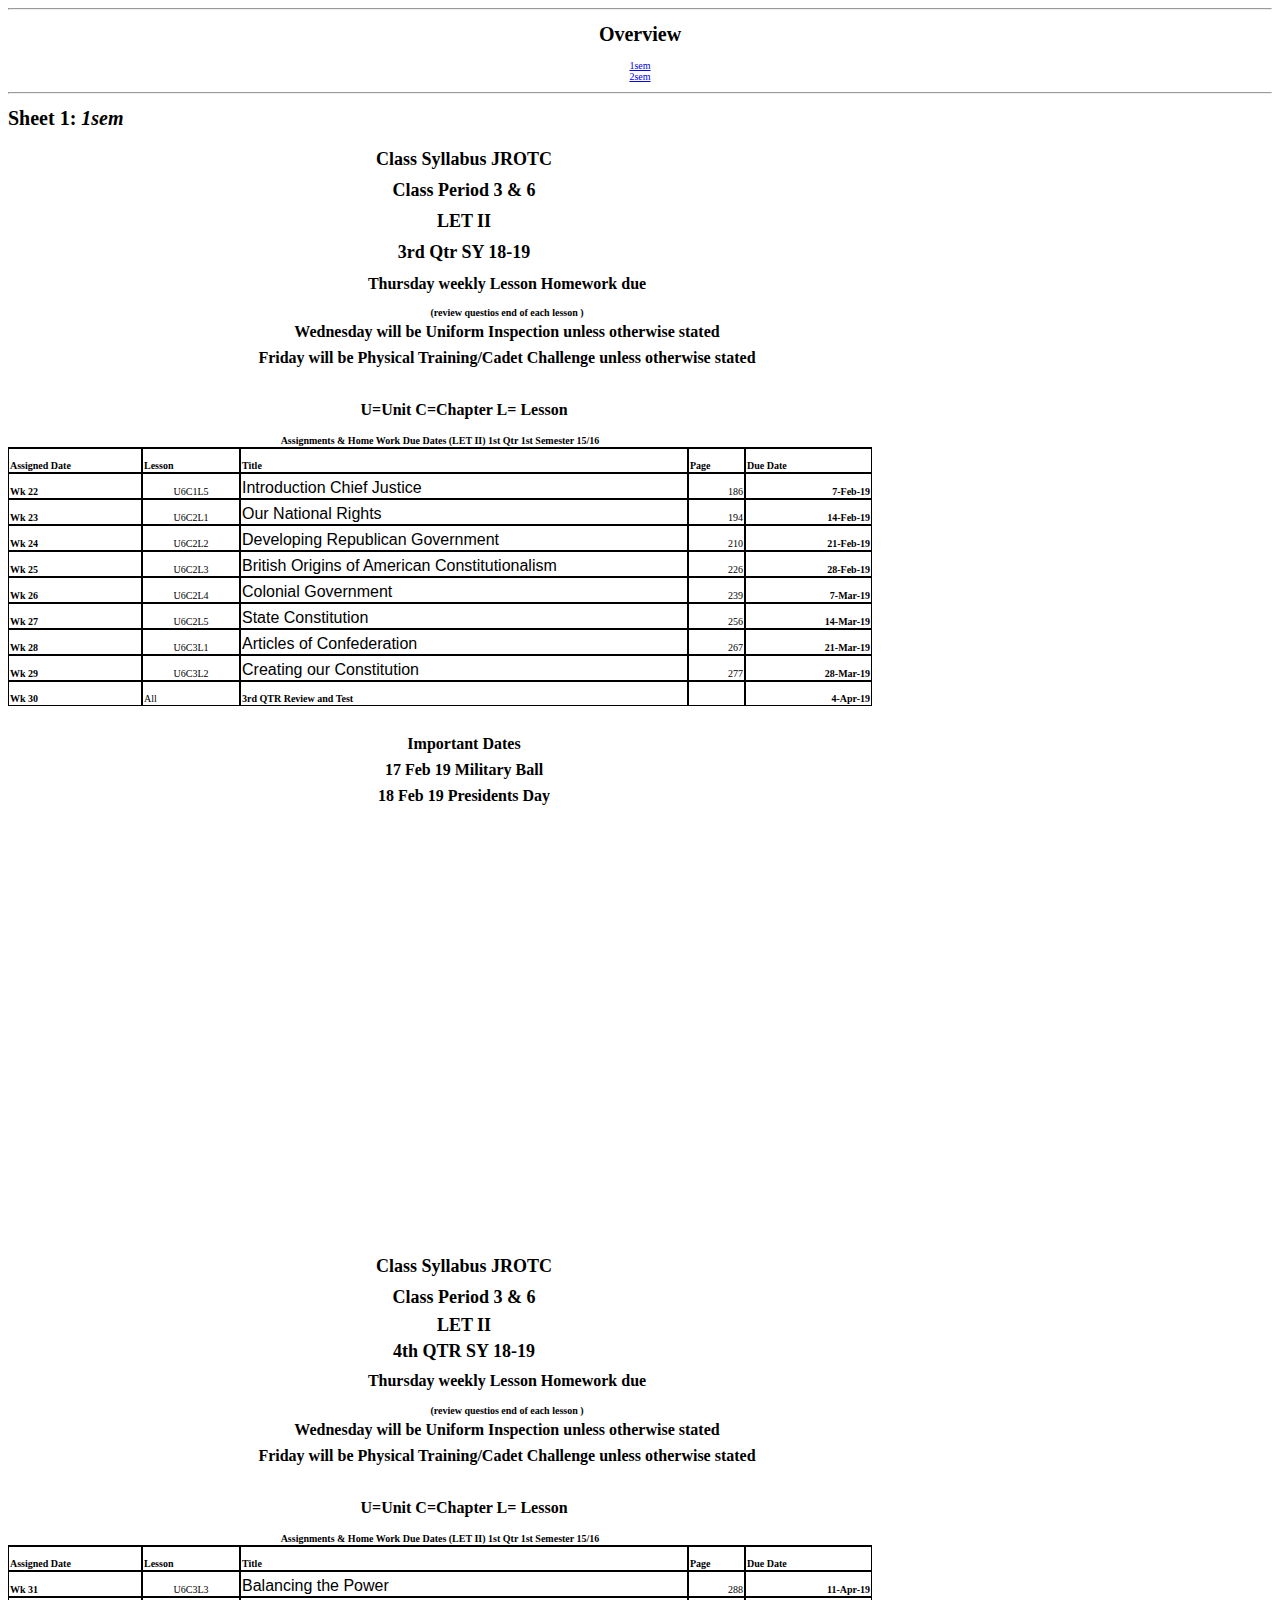
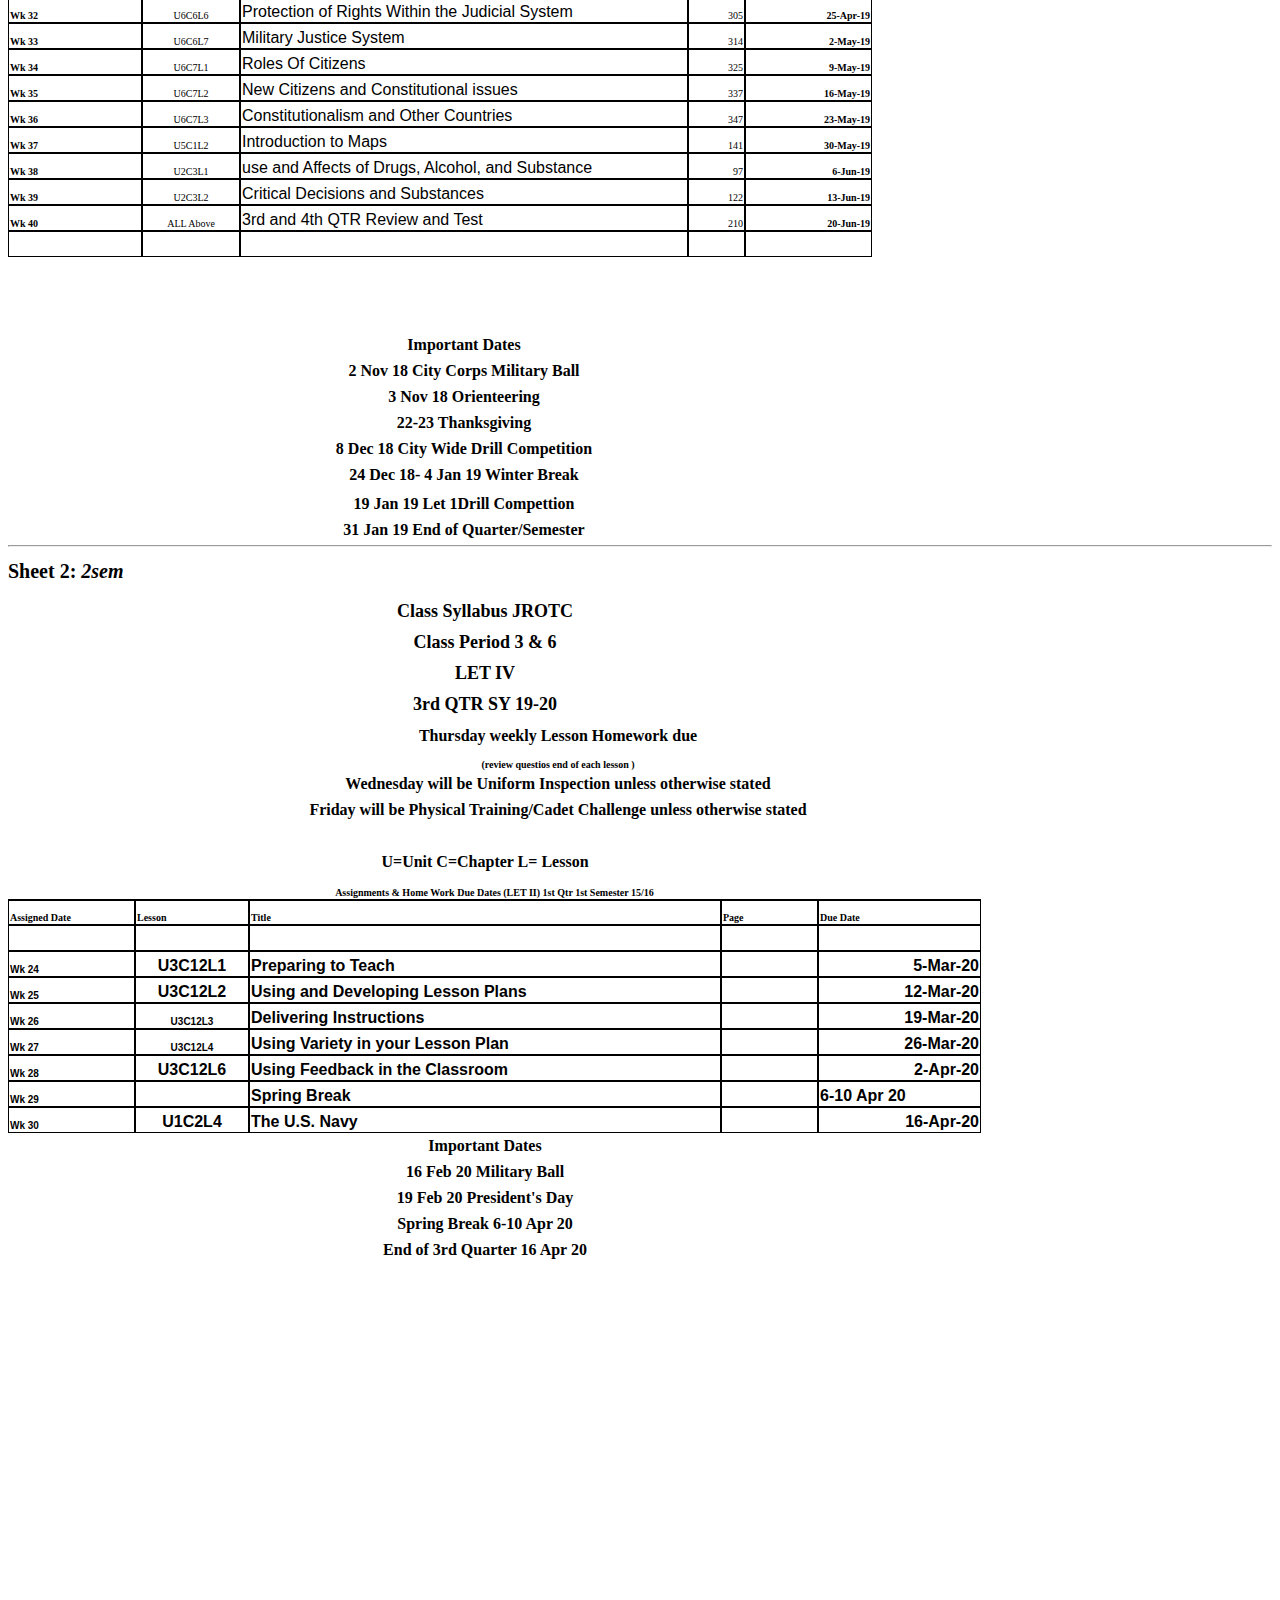
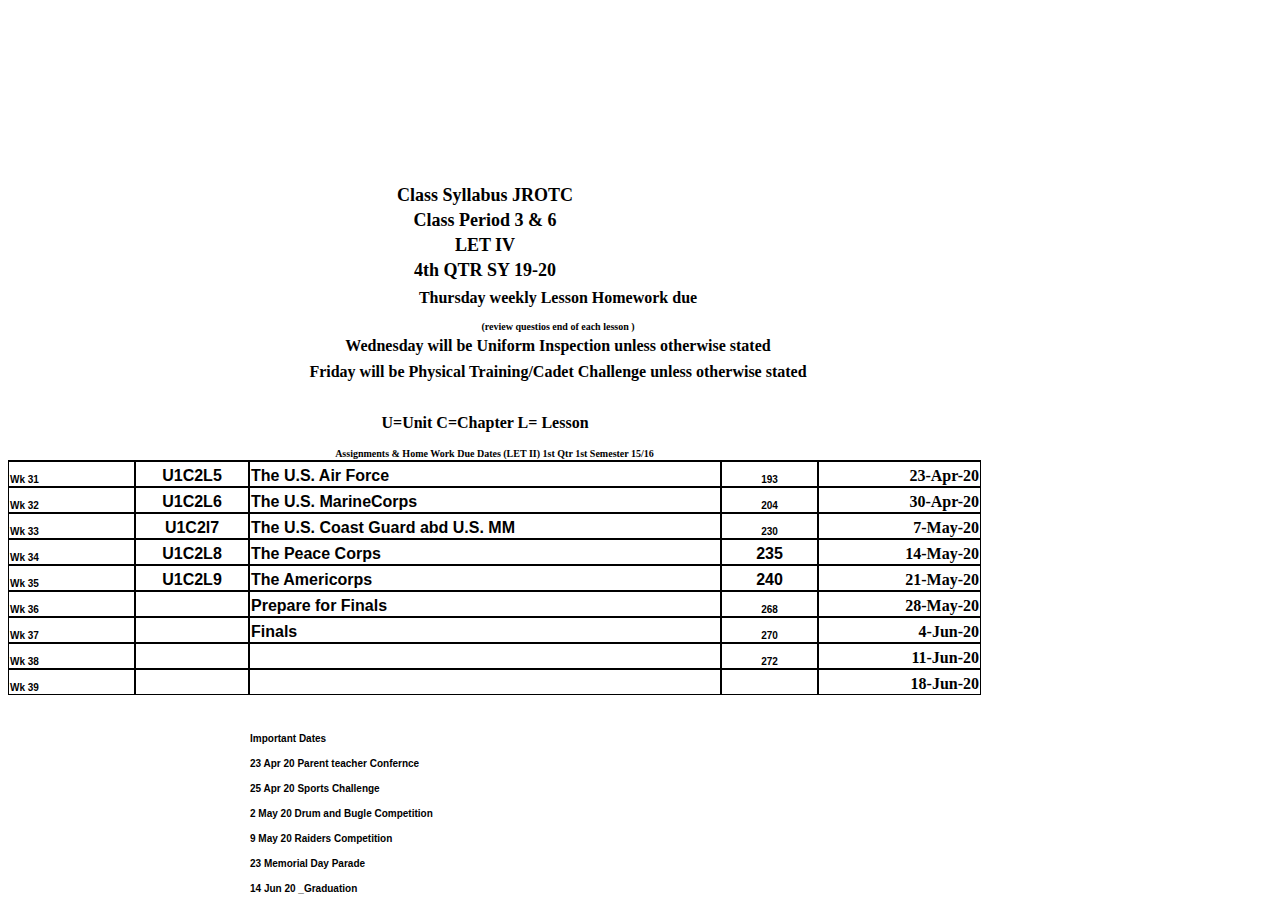
<file: assets/files/LETIVSyllabus2ndSem19-20-1.html>
<!DOCTYPE HTML PUBLIC "-//W3C//DTD HTML 4.0 Transitional//EN">

<html>
<head>
	
	<meta http-equiv="content-type" content="text/html; charset=windows-1252"/>
	<title></title>
	<meta name="generator" content="Trio Office 6.2.8.2 (Windows)"/>
	<meta name="author" content="rotc"/>
	<meta name="created" content="2011-06-24T02:16:29"/>
	<meta name="changedby" content="Villalobos, Jorge M"/>
	<meta name="changed" content="2020-03-05T14:58:17"/>
	<meta name="AppVersion" content="15.0300"/>
	<meta name="Company" content="Chicago Public Schools"/>
	<meta name="DocSecurity" content="0"/>
	<meta name="HyperlinksChanged" content="false"/>
	<meta name="LinksUpToDate" content="false"/>
	<meta name="ScaleCrop" content="false"/>
	<meta name="ShareDoc" content="false"/>
	
	<style type="text/css">
		body,div,table,thead,tbody,tfoot,tr,th,td,p { font-family:"Calibri"; font-size:x-small }
		a.comment-indicator:hover + comment { background:#ffd; position:absolute; display:block; border:1px solid black; padding:0.5em;  } 
		a.comment-indicator { background:red; display:inline-block; border:1px solid black; width:0.5em; height:0.5em;  } 
		comment { display:none;  } 
	</style>
	
</head>

<body>
<hr>
	<p><center>
		<h1>Overview</h1>
		<A HREF="#table0">1sem</A><br>
		<A HREF="#table1">2sem</A><br>
		
	</center></p>
<hr>
<A NAME="table0"><h1>Sheet 1: <em>1sem</em></h1></A>
<table cellspacing="0" border="0">
	<colgroup width="134"></colgroup>
	<colgroup width="98"></colgroup>
	<colgroup width="448"></colgroup>
	<colgroup width="57"></colgroup>
	<colgroup width="127"></colgroup>
	<tr>
		<td height="31" align="left" valign=bottom><font color="#000000"><br></font></td>
		<td align="left" valign=bottom><font color="#000000"><br></font></td>
		<td align="center" valign=middle><b><font face="Times New Roman" size=4 color="#000000">Class Syllabus JROTC</font></b></td>
		<td align="left" valign=bottom><font color="#000000"><br></font></td>
		<td align="left" valign=bottom><font color="#000000"><br></font></td>
	</tr>
	<tr>
		<td height="31" align="left" valign=bottom><font color="#000000"><br></font></td>
		<td align="left" valign=bottom><font color="#000000"><br></font></td>
		<td align="center" valign=middle><b><font face="Times New Roman" size=4 color="#000000">Class Period 3 &amp; 6</font></b></td>
		<td align="left" valign=bottom><font color="#000000"><br></font></td>
		<td align="left" valign=bottom><font color="#000000"><br></font></td>
	</tr>
	<tr>
		<td height="31" align="left" valign=bottom><font color="#000000"><br></font></td>
		<td align="left" valign=bottom><font color="#000000"><br></font></td>
		<td align="center" valign=middle><b><font face="Times New Roman" size=4 color="#000000">LET II</font></b></td>
		<td align="left" valign=bottom><font color="#000000"><br></font></td>
		<td align="left" valign=bottom><font color="#000000"><br></font></td>
	</tr>
	<tr>
		<td height="31" align="left" valign=bottom><font color="#000000"><br></font></td>
		<td align="left" valign=bottom><font color="#000000"><br></font></td>
		<td align="center" valign=middle><b><font face="Times New Roman" size=4 color="#000000">3rd Qtr SY 18-19</font></b></td>
		<td align="left" valign=bottom><font color="#000000"><br></font></td>
		<td align="left" valign=bottom><font color="#000000"><br></font></td>
	</tr>
	<tr>
		<td height="26" align="left" valign=bottom><font color="#000000"><br></font></td>
		<td colspan=4 align="center" valign=bottom><b><font size=3 color="#000000">Thursday weekly Lesson Homework due</font></b></td>
		</tr>
	<tr>
		<td height="25" align="left" valign=bottom><font color="#000000"><br></font></td>
		<td colspan=4 align="center" valign=bottom><b><font color="#000000">(review questios end of each lesson )</font></b></td>
		</tr>
	<tr>
		<td height="26" align="left" valign=bottom><font color="#000000"><br></font></td>
		<td colspan=4 align="center" valign=middle><b><font face="Times New Roman" size=3 color="#000000">Wednesday will be Uniform Inspection unless otherwise stated</font></b></td>
		</tr>
	<tr>
		<td height="26" align="left" valign=bottom><font color="#000000"><br></font></td>
		<td colspan=4 align="center" valign=middle><b><font face="Times New Roman" size=3 color="#000000">Friday will be Physical Training/Cadet Challenge unless otherwise stated</font></b></td>
		</tr>
	<tr>
		<td height="26" align="left" valign=bottom><font color="#000000"><br></font></td>
		<td align="center" valign=bottom><font color="#000000"><br></font></td>
		<td align="center" valign=middle><b><font face="Times New Roman" size=3 color="#000000"><br></font></b></td>
		<td align="center" valign=bottom><font color="#000000"><br></font></td>
		<td align="center" valign=bottom><font color="#000000"><br></font></td>
	</tr>
	<tr>
		<td height="26" align="left" valign=bottom><font color="#000000"><br></font></td>
		<td align="center" valign=bottom><font color="#000000"><br></font></td>
		<td align="center" valign=middle><b><font face="Times New Roman" size=3 color="#000000">U=Unit   C=Chapter   L= Lesson</font></b></td>
		<td align="center" valign=bottom><font color="#000000"><br></font></td>
		<td align="center" valign=bottom><font color="#000000"><br></font></td>
	</tr>
	<tr>
		<td style="border-bottom: 1px solid #000000" colspan=5 height="25" align="center" valign=bottom><b><font color="#000000">Assignments &amp; Home Work Due Dates (LET II) 1st Qtr 1st Semester 15/16</font></b></td>
		</tr>
	<tr>
		<td style="border-top: 1px solid #000000; border-bottom: 1px solid #000000; border-left: 1px solid #000000; border-right: 1px solid #000000" height="25" align="left" valign=bottom><b><font color="#000000">Assigned Date</font></b></td>
		<td style="border-top: 1px solid #000000; border-bottom: 1px solid #000000; border-left: 1px solid #000000; border-right: 1px solid #000000" align="left" valign=bottom><b><font color="#000000">Lesson</font></b></td>
		<td style="border-top: 1px solid #000000; border-bottom: 1px solid #000000; border-left: 1px solid #000000; border-right: 1px solid #000000" align="left" valign=bottom><b><font color="#000000">Title</font></b></td>
		<td style="border-top: 1px solid #000000; border-bottom: 1px solid #000000; border-left: 1px solid #000000; border-right: 1px solid #000000" align="left" valign=bottom><b><font color="#000000">Page</font></b></td>
		<td style="border-top: 1px solid #000000; border-bottom: 1px solid #000000; border-left: 1px solid #000000; border-right: 1px solid #000000" align="left" valign=bottom><b><font color="#000000">Due Date</font></b></td>
	</tr>
	<tr>
		<td style="border-top: 1px solid #000000; border-bottom: 1px solid #000000; border-left: 1px solid #000000; border-right: 1px solid #000000" height="26" align="left" valign=bottom sdnum="1033;1033;D-MMM"><b><font color="#000000">Wk 22</font></b></td>
		<td style="border-top: 1px solid #000000; border-bottom: 1px solid #000000; border-left: 1px solid #000000; border-right: 1px solid #000000" align="center" valign=bottom><font color="#000000">U6C1L5</font></td>
		<td style="border-top: 1px solid #000000; border-bottom: 1px solid #000000; border-left: 1px solid #000000; border-right: 1px solid #000000" align="left" valign=bottom><font face="Arial" size=3>Introduction Chief Justice</font></td>
		<td style="border-top: 1px solid #000000; border-bottom: 1px solid #000000; border-left: 1px solid #000000; border-right: 1px solid #000000" align="right" valign=bottom sdval="186" sdnum="1033;"><font color="#000000">186</font></td>
		<td style="border-top: 1px solid #000000; border-bottom: 1px solid #000000; border-left: 1px solid #000000; border-right: 1px solid #000000" align="right" valign=bottom sdval="43503" sdnum="1033;1033;D-MMM-YY"><b><font color="#000000">7-Feb-19</font></b></td>
	</tr>
	<tr>
		<td style="border-top: 1px solid #000000; border-bottom: 1px solid #000000; border-left: 1px solid #000000; border-right: 1px solid #000000" height="26" align="left" valign=bottom sdnum="1033;1033;D-MMM"><b><font color="#000000">Wk 23</font></b></td>
		<td style="border-top: 1px solid #000000; border-bottom: 1px solid #000000; border-left: 1px solid #000000; border-right: 1px solid #000000" align="center" valign=bottom><font color="#000000">U6C2L1</font></td>
		<td style="border-top: 1px solid #000000; border-bottom: 1px solid #000000; border-left: 1px solid #000000; border-right: 1px solid #000000" align="left" valign=bottom><font face="Arial" size=3 color="#000000">Our National Rights</font></td>
		<td style="border-top: 1px solid #000000; border-bottom: 1px solid #000000; border-left: 1px solid #000000; border-right: 1px solid #000000" align="right" valign=bottom sdval="194" sdnum="1033;"><font color="#000000">194</font></td>
		<td style="border-top: 1px solid #000000; border-bottom: 1px solid #000000; border-left: 1px solid #000000; border-right: 1px solid #000000" align="right" valign=bottom sdval="43510" sdnum="1033;1033;D-MMM-YY"><b><font color="#000000">14-Feb-19</font></b></td>
	</tr>
	<tr>
		<td style="border-top: 1px solid #000000; border-bottom: 1px solid #000000; border-left: 1px solid #000000; border-right: 1px solid #000000" height="26" align="left" valign=bottom sdnum="1033;1033;D-MMM"><b><font color="#000000">Wk 24</font></b></td>
		<td style="border-top: 1px solid #000000; border-bottom: 1px solid #000000; border-left: 1px solid #000000; border-right: 1px solid #000000" align="center" valign=bottom><font color="#000000">U6C2L2</font></td>
		<td style="border-top: 1px solid #000000; border-bottom: 1px solid #000000; border-left: 1px solid #000000; border-right: 1px solid #000000" align="left" valign=bottom><font face="Arial" size=3>Developing Republican Government</font></td>
		<td style="border-top: 1px solid #000000; border-bottom: 1px solid #000000; border-left: 1px solid #000000; border-right: 1px solid #000000" align="right" valign=bottom sdval="210" sdnum="1033;"><font color="#000000">210</font></td>
		<td style="border-top: 1px solid #000000; border-bottom: 1px solid #000000; border-left: 1px solid #000000; border-right: 1px solid #000000" align="right" valign=bottom sdval="43517" sdnum="1033;1033;D-MMM-YY"><b><font color="#000000">21-Feb-19</font></b></td>
	</tr>
	<tr>
		<td style="border-top: 1px solid #000000; border-bottom: 1px solid #000000; border-left: 1px solid #000000; border-right: 1px solid #000000" height="26" align="left" valign=bottom sdnum="1033;1033;D-MMM"><b><font color="#000000">Wk 25</font></b></td>
		<td style="border-top: 1px solid #000000; border-bottom: 1px solid #000000; border-left: 1px solid #000000; border-right: 1px solid #000000" align="center" valign=bottom><font color="#000000">U6C2L3</font></td>
		<td style="border-top: 1px solid #000000; border-bottom: 1px solid #000000; border-left: 1px solid #000000; border-right: 1px solid #000000" align="left" valign=bottom><font face="Arial" size=3>British Origins of American Constitutionalism</font></td>
		<td style="border-top: 1px solid #000000; border-bottom: 1px solid #000000; border-left: 1px solid #000000; border-right: 1px solid #000000" align="right" valign=bottom sdval="226" sdnum="1033;"><font color="#000000">226</font></td>
		<td style="border-top: 1px solid #000000; border-bottom: 1px solid #000000; border-left: 1px solid #000000; border-right: 1px solid #000000" align="right" valign=bottom sdval="43524" sdnum="1033;1033;D-MMM-YY"><b><font color="#000000">28-Feb-19</font></b></td>
	</tr>
	<tr>
		<td style="border-top: 1px solid #000000; border-bottom: 1px solid #000000; border-left: 1px solid #000000; border-right: 1px solid #000000" height="26" align="left" valign=bottom sdnum="1033;1033;D-MMM"><b><font color="#000000">Wk 26</font></b></td>
		<td style="border-top: 1px solid #000000; border-bottom: 1px solid #000000; border-left: 1px solid #000000; border-right: 1px solid #000000" align="center" valign=bottom><font color="#000000">U6C2L4</font></td>
		<td style="border-top: 1px solid #000000; border-bottom: 1px solid #000000; border-left: 1px solid #000000; border-right: 1px solid #000000" align="left" valign=bottom><font face="Arial" size=3>Colonial Government</font></td>
		<td style="border-top: 1px solid #000000; border-bottom: 1px solid #000000; border-left: 1px solid #000000; border-right: 1px solid #000000" align="right" valign=bottom sdval="239" sdnum="1033;"><font color="#000000">239</font></td>
		<td style="border-top: 1px solid #000000; border-bottom: 1px solid #000000; border-left: 1px solid #000000; border-right: 1px solid #000000" align="right" valign=bottom sdval="43531" sdnum="1033;1033;D-MMM-YY"><b><font color="#000000">7-Mar-19</font></b></td>
	</tr>
	<tr>
		<td style="border-top: 1px solid #000000; border-bottom: 1px solid #000000; border-left: 1px solid #000000; border-right: 1px solid #000000" height="26" align="left" valign=bottom sdnum="1033;1033;D-MMM"><b><font color="#000000">Wk 27</font></b></td>
		<td style="border-top: 1px solid #000000; border-bottom: 1px solid #000000; border-left: 1px solid #000000; border-right: 1px solid #000000" align="center" valign=bottom><font color="#000000">U6C2L5</font></td>
		<td style="border-top: 1px solid #000000; border-bottom: 1px solid #000000; border-left: 1px solid #000000; border-right: 1px solid #000000" align="left" valign=bottom><font face="Arial" size=3>State Constitution</font></td>
		<td style="border-top: 1px solid #000000; border-bottom: 1px solid #000000; border-left: 1px solid #000000; border-right: 1px solid #000000" align="right" valign=bottom sdval="256" sdnum="1033;"><font color="#000000">256</font></td>
		<td style="border-top: 1px solid #000000; border-bottom: 1px solid #000000; border-left: 1px solid #000000; border-right: 1px solid #000000" align="right" valign=bottom sdval="43538" sdnum="1033;1033;D-MMM-YY"><b><font color="#000000">14-Mar-19</font></b></td>
	</tr>
	<tr>
		<td style="border-top: 1px solid #000000; border-bottom: 1px solid #000000; border-left: 1px solid #000000; border-right: 1px solid #000000" height="26" align="left" valign=bottom sdnum="1033;1033;D-MMM"><b><font color="#000000">Wk 28</font></b></td>
		<td style="border-top: 1px solid #000000; border-bottom: 1px solid #000000; border-left: 1px solid #000000; border-right: 1px solid #000000" align="center" valign=bottom><font color="#000000">U6C3L1</font></td>
		<td style="border-top: 1px solid #000000; border-bottom: 1px solid #000000; border-left: 1px solid #000000; border-right: 1px solid #000000" align="left" valign=bottom><font face="Arial" size=3>Articles of Confederation</font></td>
		<td style="border-top: 1px solid #000000; border-bottom: 1px solid #000000; border-left: 1px solid #000000; border-right: 1px solid #000000" align="right" valign=bottom sdval="267" sdnum="1033;"><font color="#000000">267</font></td>
		<td style="border-top: 1px solid #000000; border-bottom: 1px solid #000000; border-left: 1px solid #000000; border-right: 1px solid #000000" align="right" valign=bottom sdval="43545" sdnum="1033;1033;D-MMM-YY"><b><font color="#000000">21-Mar-19</font></b></td>
	</tr>
	<tr>
		<td style="border-top: 1px solid #000000; border-bottom: 1px solid #000000; border-left: 1px solid #000000; border-right: 1px solid #000000" height="26" align="left" valign=bottom sdnum="1033;1033;D-MMM"><b><font color="#000000">Wk 29</font></b></td>
		<td style="border-top: 1px solid #000000; border-bottom: 1px solid #000000; border-left: 1px solid #000000; border-right: 1px solid #000000" align="center" valign=bottom><font color="#000000">U6C3L2</font></td>
		<td style="border-top: 1px solid #000000; border-bottom: 1px solid #000000; border-left: 1px solid #000000; border-right: 1px solid #000000" align="left" valign=bottom><font face="Arial" size=3>Creating our Constitution</font></td>
		<td style="border-top: 1px solid #000000; border-bottom: 1px solid #000000; border-left: 1px solid #000000; border-right: 1px solid #000000" align="right" valign=bottom sdval="277" sdnum="1033;"><font color="#000000">277</font></td>
		<td style="border-top: 1px solid #000000; border-bottom: 1px solid #000000; border-left: 1px solid #000000; border-right: 1px solid #000000" align="right" valign=bottom sdval="43552" sdnum="1033;1033;D-MMM-YY"><b><font color="#000000">28-Mar-19</font></b></td>
	</tr>
	<tr>
		<td style="border-top: 1px solid #000000; border-bottom: 1px solid #000000; border-left: 1px solid #000000; border-right: 1px solid #000000" height="25" align="left" valign=bottom><b><font color="#000000">Wk 30</font></b></td>
		<td style="border-top: 1px solid #000000; border-bottom: 1px solid #000000; border-left: 1px solid #000000; border-right: 1px solid #000000" align="left" valign=bottom><font color="#000000">All</font></td>
		<td style="border-top: 1px solid #000000; border-bottom: 1px solid #000000; border-left: 1px solid #000000; border-right: 1px solid #000000" align="left" valign=bottom><b><font color="#000000">3rd QTR Review and Test</font></b></td>
		<td style="border-top: 1px solid #000000; border-bottom: 1px solid #000000; border-left: 1px solid #000000; border-right: 1px solid #000000" align="left" valign=bottom><font color="#000000"><br></font></td>
		<td style="border-top: 1px solid #000000; border-bottom: 1px solid #000000; border-left: 1px solid #000000; border-right: 1px solid #000000" align="right" valign=bottom sdval="43559" sdnum="1033;1033;D-MMM-YY"><b><font color="#000000">4-Apr-19</font></b></td>
	</tr>
	<tr>
		<td height="25" align="left" valign=bottom><font color="#000000"><br></font></td>
		<td align="left" valign=bottom><font color="#000000"><br></font></td>
		<td align="left" valign=bottom><font color="#000000"><br></font></td>
		<td align="left" valign=bottom><font color="#000000"><br></font></td>
		<td align="left" valign=bottom><font color="#000000"><br></font></td>
	</tr>
	<tr>
		<td height="26" align="left" valign=bottom sdnum="1033;1033;D-MMM"><b><font color="#000000"><br></font></b></td>
		<td align="left" valign=bottom><font color="#000000"><br></font></td>
		<td align="center" valign=middle><b><font face="Times New Roman" size=3 color="#000000">Important Dates</font></b></td>
		<td align="left" valign=bottom><font color="#000000"><br></font></td>
		<td align="left" valign=bottom><font color="#000000"><br></font></td>
	</tr>
	<tr>
		<td height="26" align="left" valign=bottom sdnum="1033;1033;D-MMM"><b><font color="#000000"><br></font></b></td>
		<td align="left" valign=bottom><font color="#000000"><br></font></td>
		<td align="center" valign=middle><b><font face="Times New Roman" size=3 color="#000000">17 Feb 19 Military Ball</font></b></td>
		<td align="left" valign=bottom><font color="#000000"><br></font></td>
		<td align="left" valign=bottom><font color="#000000"><br></font></td>
	</tr>
	<tr>
		<td height="26" align="left" valign=bottom sdnum="1033;1033;D-MMM"><b><font color="#000000"><br></font></b></td>
		<td align="center" valign=bottom><font color="#000000"><br></font></td>
		<td align="center" valign=middle><b><font face="Times New Roman" size=3 color="#000000">18 Feb 19 Presidents Day</font></b></td>
		<td align="center" valign=bottom><font color="#000000"><br></font></td>
		<td align="left" valign=bottom><font color="#000000"><br></font></td>
	</tr>
	<tr>
		<td height="26" align="left" valign=bottom sdnum="1033;1033;D-MMM"><b><font color="#000000"><br></font></b></td>
		<td align="center" valign=bottom><font color="#000000"><br></font></td>
		<td align="center" valign=middle><b><font face="Times New Roman" size=3 color="#000000"> </font></b></td>
		<td align="center" valign=bottom><font color="#000000"><br></font></td>
		<td align="left" valign=bottom><font color="#000000"><br></font></td>
	</tr>
	<tr>
		<td height="26" align="left" valign=bottom sdnum="1033;1033;D-MMM"><b><font color="#000000"><br></font></b></td>
		<td align="center" valign=bottom><font color="#000000"><br></font></td>
		<td align="center" valign=middle><b><font face="Times New Roman" size=3 color="#000000"> </font></b></td>
		<td align="center" valign=bottom><font color="#000000"><br></font></td>
		<td align="left" valign=bottom><font color="#000000"><br></font></td>
	</tr>
	<tr>
		<td height="26" align="left" valign=bottom sdnum="1033;1033;D-MMM"><b><font color="#000000"><br></font></b></td>
		<td align="center" valign=bottom><font color="#000000"><br></font></td>
		<td align="center" valign=middle><b><font face="Times New Roman" size=3 color="#000000"><br></font></b></td>
		<td align="center" valign=bottom><font color="#000000"><br></font></td>
		<td align="left" valign=bottom><font color="#000000"><br></font></td>
	</tr>
	<tr>
		<td height="26" align="left" valign=bottom sdnum="1033;1033;D-MMM"><b><font color="#000000"><br></font></b></td>
		<td align="center" valign=bottom><font color="#000000"><br></font></td>
		<td align="center" valign=middle><b><font face="Times New Roman" size=3 color="#000000"><br></font></b></td>
		<td align="center" valign=bottom><font color="#000000"><br></font></td>
		<td align="left" valign=bottom><font color="#000000"><br></font></td>
	</tr>
	<tr>
		<td height="26" align="left" valign=bottom sdnum="1033;1033;D-MMM"><b><font color="#000000"><br></font></b></td>
		<td align="center" valign=bottom><font color="#000000"><br></font></td>
		<td align="center" valign=middle><b><font face="Times New Roman" size=3 color="#000000"><br></font></b></td>
		<td align="center" valign=bottom><font color="#000000"><br></font></td>
		<td align="left" valign=bottom><font color="#000000"><br></font></td>
	</tr>
	<tr>
		<td height="26" align="left" valign=bottom sdnum="1033;1033;D-MMM"><b><font color="#000000"><br></font></b></td>
		<td align="center" valign=bottom><font color="#000000"><br></font></td>
		<td align="center" valign=middle><b><font face="Times New Roman" size=3 color="#000000"><br></font></b></td>
		<td align="center" valign=bottom><font color="#000000"><br></font></td>
		<td align="left" valign=bottom><font color="#000000"><br></font></td>
	</tr>
	<tr>
		<td height="26" align="left" valign=bottom sdnum="1033;1033;D-MMM"><b><font color="#000000"><br></font></b></td>
		<td align="center" valign=bottom><font color="#000000"><br></font></td>
		<td align="center" valign=middle><b><font face="Times New Roman" size=3 color="#000000"><br></font></b></td>
		<td align="center" valign=bottom><font color="#000000"><br></font></td>
		<td align="left" valign=bottom><font color="#000000"><br></font></td>
	</tr>
	<tr>
		<td height="26" align="left" valign=bottom sdnum="1033;1033;D-MMM"><b><font color="#000000"><br></font></b></td>
		<td align="center" valign=bottom><font color="#000000"><br></font></td>
		<td align="center" valign=middle><b><font face="Times New Roman" size=3 color="#000000"><br></font></b></td>
		<td align="center" valign=bottom><font color="#000000"><br></font></td>
		<td align="left" valign=bottom><font color="#000000"><br></font></td>
	</tr>
	<tr>
		<td height="26" align="left" valign=bottom sdnum="1033;1033;D-MMM"><b><font color="#000000"><br></font></b></td>
		<td align="center" valign=bottom><font color="#000000"><br></font></td>
		<td align="center" valign=middle><b><font face="Times New Roman" size=3 color="#000000"><br></font></b></td>
		<td align="center" valign=bottom><font color="#000000"><br></font></td>
		<td align="left" valign=bottom><font color="#000000"><br></font></td>
	</tr>
	<tr>
		<td height="26" align="left" valign=bottom sdnum="1033;1033;D-MMM"><b><font color="#000000"><br></font></b></td>
		<td align="center" valign=bottom><font color="#000000"><br></font></td>
		<td align="center" valign=middle><b><font face="Times New Roman" size=3 color="#000000"><br></font></b></td>
		<td align="center" valign=bottom><font color="#000000"><br></font></td>
		<td align="left" valign=bottom><font color="#000000"><br></font></td>
	</tr>
	<tr>
		<td height="26" align="left" valign=bottom sdnum="1033;1033;D-MMM"><b><font color="#000000"><br></font></b></td>
		<td align="center" valign=bottom><font color="#000000"><br></font></td>
		<td align="center" valign=middle><b><font face="Times New Roman" size=3 color="#000000"><br></font></b></td>
		<td align="center" valign=bottom><font color="#000000"><br></font></td>
		<td align="left" valign=bottom><font color="#000000"><br></font></td>
	</tr>
	<tr>
		<td height="26" align="left" valign=bottom sdnum="1033;1033;D-MMM"><b><font color="#000000"><br></font></b></td>
		<td align="center" valign=bottom><font color="#000000"><br></font></td>
		<td align="center" valign=middle><b><font face="Times New Roman" size=3 color="#000000"><br></font></b></td>
		<td align="center" valign=bottom><font color="#000000"><br></font></td>
		<td align="left" valign=bottom><font color="#000000"><br></font></td>
	</tr>
	<tr>
		<td height="26" align="left" valign=bottom sdnum="1033;1033;D-MMM"><b><font color="#000000"><br></font></b></td>
		<td align="center" valign=bottom><font color="#000000"><br></font></td>
		<td align="center" valign=middle><b><font face="Times New Roman" size=3 color="#000000"><br></font></b></td>
		<td align="center" valign=bottom><font color="#000000"><br></font></td>
		<td align="left" valign=bottom><font color="#000000"><br></font></td>
	</tr>
	<tr>
		<td height="26" align="left" valign=bottom sdnum="1033;1033;D-MMM"><b><font color="#000000"><br></font></b></td>
		<td align="center" valign=bottom><font color="#000000"><br></font></td>
		<td align="center" valign=middle><b><font face="Times New Roman" size=3 color="#000000"><br></font></b></td>
		<td align="center" valign=bottom><font color="#000000"><br></font></td>
		<td align="left" valign=bottom><font color="#000000"><br></font></td>
	</tr>
	<tr>
		<td height="26" align="left" valign=bottom sdnum="1033;1033;D-MMM"><b><font color="#000000"><br></font></b></td>
		<td align="center" valign=bottom><font color="#000000"><br></font></td>
		<td align="center" valign=middle><b><font face="Times New Roman" size=3 color="#000000"><br></font></b></td>
		<td align="center" valign=bottom><font color="#000000"><br></font></td>
		<td align="left" valign=bottom><font color="#000000"><br></font></td>
	</tr>
	<tr>
		<td height="26" align="left" valign=bottom sdnum="1033;1033;D-MMM"><b><font color="#000000"><br></font></b></td>
		<td align="center" valign=bottom><font color="#000000"><br></font></td>
		<td align="center" valign=middle><b><font face="Times New Roman" size=3 color="#000000"><br></font></b></td>
		<td align="center" valign=bottom><font color="#000000"><br></font></td>
		<td align="left" valign=bottom><font color="#000000"><br></font></td>
	</tr>
	<tr>
		<td height="26" align="left" valign=bottom sdnum="1033;1033;D-MMM"><b><font color="#000000"><br></font></b></td>
		<td align="center" valign=bottom><font color="#000000"><br></font></td>
		<td align="center" valign=middle><b><font face="Times New Roman" size=3 color="#000000"><br></font></b></td>
		<td align="center" valign=bottom><font color="#000000"><br></font></td>
		<td align="left" valign=bottom><font color="#000000"><br></font></td>
	</tr>
	<tr>
		<td height="31" align="left" valign=bottom><font color="#000000"><br></font></td>
		<td align="left" valign=bottom><font color="#000000"><br></font></td>
		<td align="center" valign=middle><b><font face="Times New Roman" size=4 color="#000000">Class Syllabus JROTC</font></b></td>
		<td align="left" valign=bottom><font color="#000000"><br></font></td>
		<td align="left" valign=bottom><font color="#000000"><br></font></td>
	</tr>
	<tr>
		<td height="31" align="left" valign=bottom><font color="#000000"><br></font></td>
		<td align="left" valign=bottom><font color="#000000"><br></font></td>
		<td align="center" valign=middle><b><font face="Times New Roman" size=4 color="#000000">Class Period 3 &amp; 6</font></b></td>
		<td align="left" valign=bottom><font color="#000000"><br></font></td>
		<td align="left" valign=bottom><font color="#000000"><br></font></td>
	</tr>
	<tr>
		<td height="26" align="left" valign=bottom><font color="#000000"><br></font></td>
		<td align="left" valign=bottom><font color="#000000"><br></font></td>
		<td align="center" valign=middle><b><font face="Times New Roman" size=4 color="#000000">LET II</font></b></td>
		<td align="left" valign=bottom><font color="#000000"><br></font></td>
		<td align="left" valign=bottom><font color="#000000"><br></font></td>
	</tr>
	<tr>
		<td height="26" align="left" valign=bottom><font color="#000000"><br></font></td>
		<td align="left" valign=bottom><font color="#000000"><br></font></td>
		<td align="center" valign=middle><b><font face="Times New Roman" size=4 color="#000000">4th QTR SY 18-19</font></b></td>
		<td align="left" valign=bottom><font color="#000000"><br></font></td>
		<td align="left" valign=bottom><font color="#000000"><br></font></td>
	</tr>
	<tr>
		<td height="26" align="left" valign=bottom><font color="#000000"><br></font></td>
		<td colspan=4 align="center" valign=bottom><b><font size=3 color="#000000">Thursday weekly Lesson Homework due</font></b></td>
		</tr>
	<tr>
		<td height="26" align="left" valign=bottom><font color="#000000"><br></font></td>
		<td colspan=4 align="center" valign=bottom><b><font color="#000000">(review questios end of each lesson )</font></b></td>
		</tr>
	<tr>
		<td height="26" align="left" valign=bottom><font color="#000000"><br></font></td>
		<td colspan=4 align="center" valign=middle><b><font face="Times New Roman" size=3 color="#000000">Wednesday will be Uniform Inspection unless otherwise stated</font></b></td>
		</tr>
	<tr>
		<td height="26" align="left" valign=bottom><font color="#000000"><br></font></td>
		<td colspan=4 align="center" valign=middle><b><font face="Times New Roman" size=3 color="#000000">Friday will be Physical Training/Cadet Challenge unless otherwise stated</font></b></td>
		</tr>
	<tr>
		<td height="26" align="left" valign=bottom><font color="#000000"><br></font></td>
		<td align="center" valign=bottom><font color="#000000"><br></font></td>
		<td align="center" valign=middle><b><font face="Times New Roman" size=3 color="#000000"><br></font></b></td>
		<td align="center" valign=bottom><font color="#000000"><br></font></td>
		<td align="center" valign=bottom><font color="#000000"><br></font></td>
	</tr>
	<tr>
		<td height="26" align="left" valign=bottom><font color="#000000"><br></font></td>
		<td align="center" valign=bottom><font color="#000000"><br></font></td>
		<td align="center" valign=middle><b><font face="Times New Roman" size=3 color="#000000">U=Unit   C=Chapter   L= Lesson</font></b></td>
		<td align="center" valign=bottom><font color="#000000"><br></font></td>
		<td align="center" valign=bottom><font color="#000000"><br></font></td>
	</tr>
	<tr>
		<td style="border-bottom: 1px solid #000000" colspan=5 height="25" align="center" valign=bottom><b><font color="#000000">Assignments &amp; Home Work Due Dates (LET II) 1st Qtr 1st Semester 15/16</font></b></td>
		</tr>
	<tr>
		<td style="border-top: 1px solid #000000; border-bottom: 1px solid #000000; border-left: 1px solid #000000; border-right: 1px solid #000000" height="25" align="left" valign=bottom><b><font color="#000000">Assigned Date</font></b></td>
		<td style="border-top: 1px solid #000000; border-bottom: 1px solid #000000; border-left: 1px solid #000000; border-right: 1px solid #000000" align="left" valign=bottom><b><font color="#000000">Lesson</font></b></td>
		<td style="border-top: 1px solid #000000; border-bottom: 1px solid #000000; border-left: 1px solid #000000; border-right: 1px solid #000000" align="left" valign=bottom><b><font color="#000000">Title</font></b></td>
		<td style="border-top: 1px solid #000000; border-bottom: 1px solid #000000; border-left: 1px solid #000000; border-right: 1px solid #000000" align="left" valign=bottom><b><font color="#000000">Page</font></b></td>
		<td style="border-top: 1px solid #000000; border-bottom: 1px solid #000000; border-left: 1px solid #000000; border-right: 1px solid #000000" align="left" valign=bottom><b><font color="#000000">Due Date</font></b></td>
	</tr>
	<tr>
		<td style="border-top: 1px solid #000000; border-bottom: 1px solid #000000; border-left: 1px solid #000000; border-right: 1px solid #000000" height="26" align="left" valign=bottom sdnum="1033;1033;D-MMM"><b><font color="#000000">Wk 31</font></b></td>
		<td style="border-top: 1px solid #000000; border-bottom: 1px solid #000000; border-left: 1px solid #000000; border-right: 1px solid #000000" align="center" valign=bottom><font color="#000000">U6C3L3</font></td>
		<td style="border-top: 1px solid #000000; border-bottom: 1px solid #000000; border-left: 1px solid #000000; border-right: 1px solid #000000" align="left" valign=bottom><font face="Arial" size=3>Balancing the Power</font></td>
		<td style="border-top: 1px solid #000000; border-bottom: 1px solid #000000; border-left: 1px solid #000000; border-right: 1px solid #000000" align="right" valign=bottom sdval="288" sdnum="1033;"><font color="#000000">288</font></td>
		<td style="border-top: 1px solid #000000; border-bottom: 1px solid #000000; border-left: 1px solid #000000; border-right: 1px solid #000000" align="right" valign=bottom sdval="43566" sdnum="1033;1033;D-MMM-YY"><b><font color="#000000">11-Apr-19</font></b></td>
	</tr>
	<tr>
		<td style="border-top: 1px solid #000000; border-bottom: 1px solid #000000; border-left: 1px solid #000000; border-right: 1px solid #000000" height="26" align="left" valign=bottom sdnum="1033;1033;D-MMM"><b><font color="#000000">Wk 32</font></b></td>
		<td style="border-top: 1px solid #000000; border-bottom: 1px solid #000000; border-left: 1px solid #000000; border-right: 1px solid #000000" align="center" valign=bottom><font color="#000000">U6C6L6</font></td>
		<td style="border-top: 1px solid #000000; border-bottom: 1px solid #000000; border-left: 1px solid #000000; border-right: 1px solid #000000" align="left" valign=bottom><font face="Arial" size=3>Protection of Rights Within the Judicial System</font></td>
		<td style="border-top: 1px solid #000000; border-bottom: 1px solid #000000; border-left: 1px solid #000000; border-right: 1px solid #000000" align="right" valign=bottom sdval="305" sdnum="1033;"><font color="#000000">305</font></td>
		<td style="border-top: 1px solid #000000; border-bottom: 1px solid #000000; border-left: 1px solid #000000; border-right: 1px solid #000000" align="right" valign=bottom sdval="43580" sdnum="1033;1033;D-MMM-YY"><b><font color="#000000">25-Apr-19</font></b></td>
	</tr>
	<tr>
		<td style="border-top: 1px solid #000000; border-bottom: 1px solid #000000; border-left: 1px solid #000000; border-right: 1px solid #000000" height="26" align="left" valign=bottom sdnum="1033;1033;D-MMM"><b><font color="#000000">Wk 33</font></b></td>
		<td style="border-top: 1px solid #000000; border-bottom: 1px solid #000000; border-left: 1px solid #000000; border-right: 1px solid #000000" align="center" valign=bottom><font color="#000000">U6C6L7</font></td>
		<td style="border-top: 1px solid #000000; border-bottom: 1px solid #000000; border-left: 1px solid #000000; border-right: 1px solid #000000" align="left" valign=bottom><font face="Arial" size=3>Military Justice System</font></td>
		<td style="border-top: 1px solid #000000; border-bottom: 1px solid #000000; border-left: 1px solid #000000; border-right: 1px solid #000000" align="right" valign=bottom sdval="314" sdnum="1033;"><font color="#000000">314</font></td>
		<td style="border-top: 1px solid #000000; border-bottom: 1px solid #000000; border-left: 1px solid #000000; border-right: 1px solid #000000" align="right" valign=bottom sdval="43587" sdnum="1033;1033;D-MMM-YY"><b><font color="#000000">2-May-19</font></b></td>
	</tr>
	<tr>
		<td style="border-top: 1px solid #000000; border-bottom: 1px solid #000000; border-left: 1px solid #000000; border-right: 1px solid #000000" height="26" align="left" valign=bottom sdnum="1033;1033;D-MMM"><b><font color="#000000">Wk 34</font></b></td>
		<td style="border-top: 1px solid #000000; border-bottom: 1px solid #000000; border-left: 1px solid #000000; border-right: 1px solid #000000" align="center" valign=bottom><font color="#000000"> U6C7L1</font></td>
		<td style="border-top: 1px solid #000000; border-bottom: 1px solid #000000; border-left: 1px solid #000000; border-right: 1px solid #000000" align="left" valign=bottom><font face="Arial" size=3>Roles Of Citizens</font></td>
		<td style="border-top: 1px solid #000000; border-bottom: 1px solid #000000; border-left: 1px solid #000000; border-right: 1px solid #000000" align="right" valign=bottom sdval="325" sdnum="1033;"><font color="#000000">325</font></td>
		<td style="border-top: 1px solid #000000; border-bottom: 1px solid #000000; border-left: 1px solid #000000; border-right: 1px solid #000000" align="right" valign=bottom sdval="43594" sdnum="1033;1033;D-MMM-YY"><b><font color="#000000">9-May-19</font></b></td>
	</tr>
	<tr>
		<td style="border-top: 1px solid #000000; border-bottom: 1px solid #000000; border-left: 1px solid #000000; border-right: 1px solid #000000" height="26" align="left" valign=bottom sdnum="1033;1033;D-MMM"><b><font color="#000000">Wk 35</font></b></td>
		<td style="border-top: 1px solid #000000; border-bottom: 1px solid #000000; border-left: 1px solid #000000; border-right: 1px solid #000000" align="center" valign=bottom><font color="#000000">U6C7L2</font></td>
		<td style="border-top: 1px solid #000000; border-bottom: 1px solid #000000; border-left: 1px solid #000000; border-right: 1px solid #000000" align="left" valign=bottom><font face="Arial" size=3>New Citizens and Constitutional issues</font></td>
		<td style="border-top: 1px solid #000000; border-bottom: 1px solid #000000; border-left: 1px solid #000000; border-right: 1px solid #000000" align="right" valign=bottom sdval="337" sdnum="1033;"><font color="#000000">337</font></td>
		<td style="border-top: 1px solid #000000; border-bottom: 1px solid #000000; border-left: 1px solid #000000; border-right: 1px solid #000000" align="right" valign=bottom sdval="43601" sdnum="1033;1033;D-MMM-YY"><b><font color="#000000">16-May-19</font></b></td>
	</tr>
	<tr>
		<td style="border-top: 1px solid #000000; border-bottom: 1px solid #000000; border-left: 1px solid #000000; border-right: 1px solid #000000" height="26" align="left" valign=bottom sdnum="1033;1033;D-MMM"><b><font color="#000000">Wk 36</font></b></td>
		<td style="border-top: 1px solid #000000; border-bottom: 1px solid #000000; border-left: 1px solid #000000; border-right: 1px solid #000000" align="center" valign=bottom><font color="#000000">U6C7L3</font></td>
		<td style="border-top: 1px solid #000000; border-bottom: 1px solid #000000; border-left: 1px solid #000000; border-right: 1px solid #000000" align="left" valign=bottom><font face="Arial" size=3>Constitutionalism and Other Countries</font></td>
		<td style="border-top: 1px solid #000000; border-bottom: 1px solid #000000; border-left: 1px solid #000000; border-right: 1px solid #000000" align="right" valign=bottom sdval="347" sdnum="1033;"><font color="#000000">347</font></td>
		<td style="border-top: 1px solid #000000; border-bottom: 1px solid #000000; border-left: 1px solid #000000; border-right: 1px solid #000000" align="right" valign=bottom sdval="43608" sdnum="1033;1033;D-MMM-YY"><b><font color="#000000">23-May-19</font></b></td>
	</tr>
	<tr>
		<td style="border-top: 1px solid #000000; border-bottom: 1px solid #000000; border-left: 1px solid #000000; border-right: 1px solid #000000" height="26" align="left" valign=bottom sdnum="1033;1033;D-MMM"><b><font color="#000000">Wk 37</font></b></td>
		<td style="border-top: 1px solid #000000; border-bottom: 1px solid #000000; border-left: 1px solid #000000; border-right: 1px solid #000000" align="center" valign=bottom><font color="#000000">U5C1L2</font></td>
		<td style="border-top: 1px solid #000000; border-bottom: 1px solid #000000; border-left: 1px solid #000000; border-right: 1px solid #000000" align="left" valign=bottom><font face="Arial" size=3>Introduction to Maps</font></td>
		<td style="border-top: 1px solid #000000; border-bottom: 1px solid #000000; border-left: 1px solid #000000; border-right: 1px solid #000000" align="right" valign=bottom sdval="141" sdnum="1033;"><font color="#000000">141</font></td>
		<td style="border-top: 1px solid #000000; border-bottom: 1px solid #000000; border-left: 1px solid #000000; border-right: 1px solid #000000" align="right" valign=bottom sdval="43615" sdnum="1033;1033;D-MMM-YY"><b><font color="#000000">30-May-19</font></b></td>
	</tr>
	<tr>
		<td style="border-top: 1px solid #000000; border-bottom: 1px solid #000000; border-left: 1px solid #000000; border-right: 1px solid #000000" height="26" align="left" valign=bottom sdnum="1033;1033;D-MMM"><b><font color="#000000">Wk 38</font></b></td>
		<td style="border-top: 1px solid #000000; border-bottom: 1px solid #000000; border-left: 1px solid #000000; border-right: 1px solid #000000" align="center" valign=bottom><font color="#000000">U2C3L1</font></td>
		<td style="border-top: 1px solid #000000; border-bottom: 1px solid #000000; border-left: 1px solid #000000; border-right: 1px solid #000000" align="left" valign=bottom><font face="Arial" size=3>use and Affects of Drugs, Alcohol, and Substance</font></td>
		<td style="border-top: 1px solid #000000; border-bottom: 1px solid #000000; border-left: 1px solid #000000; border-right: 1px solid #000000" align="right" valign=bottom sdval="97" sdnum="1033;"><font color="#000000">97</font></td>
		<td style="border-top: 1px solid #000000; border-bottom: 1px solid #000000; border-left: 1px solid #000000; border-right: 1px solid #000000" align="right" valign=bottom sdval="43622" sdnum="1033;1033;D-MMM-YY"><b><font color="#000000">6-Jun-19</font></b></td>
	</tr>
	<tr>
		<td style="border-top: 1px solid #000000; border-bottom: 1px solid #000000; border-left: 1px solid #000000; border-right: 1px solid #000000" height="26" align="left" valign=bottom><b><font color="#000000">Wk 39</font></b></td>
		<td style="border-top: 1px solid #000000; border-bottom: 1px solid #000000; border-left: 1px solid #000000; border-right: 1px solid #000000" align="center" valign=bottom><font color="#000000">U2C3L2</font></td>
		<td style="border-top: 1px solid #000000; border-bottom: 1px solid #000000; border-left: 1px solid #000000; border-right: 1px solid #000000" align="left" valign=bottom><font face="Arial" size=3 color="#000000">Critical Decisions and Substances</font></td>
		<td style="border-top: 1px solid #000000; border-bottom: 1px solid #000000; border-left: 1px solid #000000; border-right: 1px solid #000000" align="right" valign=bottom sdval="122" sdnum="1033;"><font color="#000000">122</font></td>
		<td style="border-top: 1px solid #000000; border-bottom: 1px solid #000000; border-left: 1px solid #000000; border-right: 1px solid #000000" align="right" valign=bottom sdval="43629" sdnum="1033;1033;D-MMM-YY"><b><font color="#000000">13-Jun-19</font></b></td>
	</tr>
	<tr>
		<td style="border-top: 1px solid #000000; border-bottom: 1px solid #000000; border-left: 1px solid #000000; border-right: 1px solid #000000" height="26" align="left" valign=bottom sdnum="1033;1033;D-MMM"><b><font color="#000000">Wk 40</font></b></td>
		<td style="border-top: 1px solid #000000; border-bottom: 1px solid #000000; border-left: 1px solid #000000; border-right: 1px solid #000000" align="center" valign=bottom><font color="#000000">ALL Above</font></td>
		<td style="border-top: 1px solid #000000; border-bottom: 1px solid #000000; border-left: 1px solid #000000; border-right: 1px solid #000000" align="left" valign=bottom><font face="Arial" size=3>3rd and 4th QTR Review and Test</font></td>
		<td style="border-top: 1px solid #000000; border-bottom: 1px solid #000000; border-left: 1px solid #000000; border-right: 1px solid #000000" align="right" valign=bottom sdval="210" sdnum="1033;"><font color="#000000">210</font></td>
		<td style="border-top: 1px solid #000000; border-bottom: 1px solid #000000; border-left: 1px solid #000000; border-right: 1px solid #000000" align="right" valign=bottom sdval="43636" sdnum="1033;1033;D-MMM-YY"><b><font color="#000000">20-Jun-19</font></b></td>
	</tr>
	<tr>
		<td style="border-top: 1px solid #000000; border-bottom: 1px solid #000000; border-left: 1px solid #000000; border-right: 1px solid #000000" height="26" align="left" valign=bottom sdnum="1033;1033;D-MMM"><b><font color="#000000"> </font></b></td>
		<td style="border-top: 1px solid #000000; border-bottom: 1px solid #000000; border-left: 1px solid #000000; border-right: 1px solid #000000" align="center" valign=bottom><font color="#000000"> </font></td>
		<td style="border-top: 1px solid #000000; border-bottom: 1px solid #000000; border-left: 1px solid #000000; border-right: 1px solid #000000" align="left" valign=bottom><font face="Arial" size=3> </font></td>
		<td style="border-top: 1px solid #000000; border-bottom: 1px solid #000000; border-left: 1px solid #000000; border-right: 1px solid #000000" align="left" valign=bottom><font color="#000000"><br></font></td>
		<td style="border-top: 1px solid #000000; border-bottom: 1px solid #000000; border-left: 1px solid #000000; border-right: 1px solid #000000" align="left" valign=bottom><font color="#000000"><br></font></td>
	</tr>
	<tr>
		<td height="25" align="left" valign=bottom sdnum="1033;1033;D-MMM"><b><font color="#000000"><br></font></b></td>
		<td align="center" valign=bottom><font color="#000000"><br></font></td>
		<td align="left" valign=bottom><font color="#000000"><br></font></td>
		<td align="center" valign=bottom><font color="#000000"><br></font></td>
		<td align="left" valign=bottom><font color="#000000"><br></font></td>
	</tr>
	<tr>
		<td height="25" align="left" valign=bottom sdnum="1033;1033;D-MMM"><b><font color="#000000"><br></font></b></td>
		<td align="center" valign=bottom><font color="#000000"><br></font></td>
		<td align="left" valign=bottom><font color="#000000"><br></font></td>
		<td align="center" valign=bottom><font color="#000000"><br></font></td>
		<td align="left" valign=bottom><font color="#000000"><br></font></td>
	</tr>
	<tr>
		<td height="25" align="left" valign=bottom sdnum="1033;1033;D-MMM"><b><font color="#000000"><br></font></b></td>
		<td align="center" valign=bottom><font color="#000000"><br></font></td>
		<td align="left" valign=bottom><font color="#000000"><br></font></td>
		<td align="center" valign=bottom><font color="#000000"><br></font></td>
		<td align="left" valign=bottom><font color="#000000"><br></font></td>
	</tr>
	<tr>
		<td height="26" align="left" valign=bottom><font color="#000000"><br></font></td>
		<td align="left" valign=bottom><font color="#000000"><br></font></td>
		<td align="center" valign=middle><b><font face="Times New Roman" size=3 color="#000000">Important Dates</font></b></td>
		<td align="left" valign=bottom><font color="#000000"><br></font></td>
		<td align="left" valign=bottom><font color="#000000"><br></font></td>
	</tr>
	<tr>
		<td height="26" align="left" valign=bottom><font color="#000000"><br></font></td>
		<td align="left" valign=bottom><font color="#000000"><br></font></td>
		<td align="center" valign=middle><b><font face="Times New Roman" size=3 color="#000000">2 Nov 18 City Corps Military Ball</font></b></td>
		<td align="left" valign=bottom><font color="#000000"><br></font></td>
		<td align="left" valign=bottom><font color="#000000"><br></font></td>
	</tr>
	<tr>
		<td height="26" align="left" valign=bottom><font color="#000000"><br></font></td>
		<td align="left" valign=bottom><font color="#000000"><br></font></td>
		<td align="center" valign=middle><b><font face="Times New Roman" size=3 color="#000000">3 Nov 18 Orienteering</font></b></td>
		<td align="left" valign=bottom><font color="#000000"><br></font></td>
		<td align="left" valign=bottom><font color="#000000"><br></font></td>
	</tr>
	<tr>
		<td height="26" align="left" valign=bottom><font color="#000000"><br></font></td>
		<td align="left" valign=bottom><font color="#000000"><br></font></td>
		<td align="center" valign=middle><b><font face="Times New Roman" size=3 color="#000000">22-23 Thanksgiving</font></b></td>
		<td align="left" valign=bottom><font color="#000000"><br></font></td>
		<td align="left" valign=bottom><font color="#000000"><br></font></td>
	</tr>
	<tr>
		<td height="26" align="left" valign=bottom><font color="#000000"><br></font></td>
		<td align="left" valign=bottom><font color="#000000"><br></font></td>
		<td align="center" valign=middle><b><font face="Times New Roman" size=3 color="#000000"> 8 Dec 18 City Wide Drill Competition</font></b></td>
		<td align="left" valign=bottom><font color="#000000"><br></font></td>
		<td align="left" valign=bottom><font color="#000000"><br></font></td>
	</tr>
	<tr>
		<td height="26" align="left" valign=bottom><font color="#000000"><br></font></td>
		<td align="left" valign=bottom><font color="#000000"><br></font></td>
		<td align="center" valign=middle><b><font face="Times New Roman" size=3 color="#000000">24 Dec 18- 4 Jan 19 Winter Break</font></b></td>
		<td align="left" valign=bottom><font color="#000000"><br></font></td>
		<td align="left" valign=bottom><font color="#000000"><br></font></td>
	</tr>
	<tr>
		<td height="26" align="left" valign=bottom><font color="#000000"><br></font></td>
		<td align="left" valign=bottom><font color="#000000"><br></font></td>
		<td align="center" valign=bottom><b><font face="Times New Roman" size=3 color="#000000">19 Jan 19 Let 1Drill Compettion</font></b></td>
		<td align="left" valign=bottom><font color="#000000"><br></font></td>
		<td align="left" valign=bottom><font color="#000000"><br></font></td>
	</tr>
	<tr>
		<td height="26" align="left" valign=bottom><font color="#000000"><br></font></td>
		<td align="left" valign=bottom><font color="#000000"><br></font></td>
		<td align="center" valign=bottom><b><font face="Times New Roman" size=3 color="#000000">31 Jan 19 End of Quarter/Semester</font></b></td>
		<td align="left" valign=bottom><font color="#000000"><br></font></td>
		<td align="left" valign=bottom><font color="#000000"><br></font></td>
	</tr>
</table>
<!-- ************************************************************************** -->
<hr>
<A NAME="table1"><h1>Sheet 2: <em>2sem</em></h1></A>
<table cellspacing="0" border="0">
	<colgroup width="127"></colgroup>
	<colgroup width="114"></colgroup>
	<colgroup width="472"></colgroup>
	<colgroup width="97"></colgroup>
	<colgroup width="163"></colgroup>
	<tr>
		<td height="31" align="left" valign=bottom><font color="#000000"><br></font></td>
		<td align="left" valign=bottom><font color="#000000"><br></font></td>
		<td align="center" valign=middle><b><font face="Times New Roman" size=4 color="#000000">Class Syllabus JROTC</font></b></td>
		<td align="left" valign=bottom><font color="#000000"><br></font></td>
		<td align="left" valign=bottom><font color="#000000"><br></font></td>
	</tr>
	<tr>
		<td height="31" align="left" valign=bottom><font color="#000000"><br></font></td>
		<td align="left" valign=bottom><font color="#000000"><br></font></td>
		<td align="center" valign=middle><b><font face="Times New Roman" size=4 color="#000000">Class Period 3 &amp; 6</font></b></td>
		<td align="left" valign=bottom><font color="#000000"><br></font></td>
		<td align="left" valign=bottom><font color="#000000"><br></font></td>
	</tr>
	<tr>
		<td height="31" align="left" valign=bottom><font color="#000000"><br></font></td>
		<td align="left" valign=bottom><font color="#000000"><br></font></td>
		<td align="center" valign=middle><b><font face="Times New Roman" size=4 color="#000000">LET IV</font></b></td>
		<td align="left" valign=bottom><font color="#000000"><br></font></td>
		<td align="left" valign=bottom><font color="#000000"><br></font></td>
	</tr>
	<tr>
		<td height="31" align="left" valign=bottom><font color="#000000"><br></font></td>
		<td align="left" valign=bottom><font color="#000000"><br></font></td>
		<td align="center" valign=middle><b><font face="Times New Roman" size=4 color="#000000">3rd QTR SY 19-20</font></b></td>
		<td align="left" valign=bottom><font color="#000000"><br></font></td>
		<td align="left" valign=bottom><font color="#000000"><br></font></td>
	</tr>
	<tr>
		<td height="26" align="left" valign=bottom><font color="#000000"><br></font></td>
		<td colspan=4 align="center" valign=bottom><b><font size=3 color="#000000">Thursday weekly Lesson Homework due</font></b></td>
		</tr>
	<tr>
		<td height="25" align="left" valign=bottom><font color="#000000"><br></font></td>
		<td colspan=4 align="center" valign=bottom><b><font color="#000000">(review questios end of each lesson )</font></b></td>
		</tr>
	<tr>
		<td height="26" align="left" valign=bottom><font color="#000000"><br></font></td>
		<td colspan=4 align="center" valign=middle><b><font face="Times New Roman" size=3 color="#000000">Wednesday will be Uniform Inspection unless otherwise stated</font></b></td>
		</tr>
	<tr>
		<td height="26" align="left" valign=bottom><font color="#000000"><br></font></td>
		<td colspan=4 align="center" valign=middle><b><font face="Times New Roman" size=3 color="#000000">Friday will be Physical Training/Cadet Challenge unless otherwise stated</font></b></td>
		</tr>
	<tr>
		<td height="26" align="left" valign=bottom><font color="#000000"><br></font></td>
		<td align="center" valign=bottom><font color="#000000"><br></font></td>
		<td align="center" valign=middle><b><font face="Times New Roman" size=3 color="#000000"><br></font></b></td>
		<td align="center" valign=bottom><font color="#000000"><br></font></td>
		<td align="center" valign=bottom><font color="#000000"><br></font></td>
	</tr>
	<tr>
		<td height="26" align="left" valign=bottom><font color="#000000"><br></font></td>
		<td align="center" valign=bottom><font color="#000000"><br></font></td>
		<td align="center" valign=middle><b><font face="Times New Roman" size=3 color="#000000">U=Unit   C=Chapter   L= Lesson</font></b></td>
		<td align="center" valign=bottom><font color="#000000"><br></font></td>
		<td align="center" valign=bottom><font color="#000000"><br></font></td>
	</tr>
	<tr>
		<td style="border-bottom: 1px solid #000000" colspan=5 height="25" align="center" valign=bottom><b><font color="#000000">Assignments &amp; Home Work Due Dates (LET II) 1st Qtr 1st Semester 15/16</font></b></td>
		</tr>
	<tr>
		<td style="border-top: 1px solid #000000; border-bottom: 1px solid #000000; border-left: 1px solid #000000; border-right: 1px solid #000000" height="25" align="left" valign=bottom><b><font color="#000000">Assigned Date</font></b></td>
		<td style="border-top: 1px solid #000000; border-bottom: 1px solid #000000; border-left: 1px solid #000000; border-right: 1px solid #000000" align="left" valign=bottom><b><font color="#000000">Lesson</font></b></td>
		<td style="border-top: 1px solid #000000; border-bottom: 1px solid #000000; border-left: 1px solid #000000; border-right: 1px solid #000000" align="left" valign=bottom><b><font color="#000000">Title</font></b></td>
		<td style="border-top: 1px solid #000000; border-bottom: 1px solid #000000; border-left: 1px solid #000000; border-right: 1px solid #000000" align="left" valign=bottom><b><font color="#000000">Page</font></b></td>
		<td style="border-top: 1px solid #000000; border-bottom: 1px solid #000000; border-left: 1px solid #000000; border-right: 1px solid #000000" align="left" valign=bottom><b><font color="#000000">Due Date</font></b></td>
	</tr>
	<tr>
		<td style="border-top: 1px solid #000000; border-bottom: 1px solid #000000; border-left: 1px solid #000000; border-right: 1px solid #000000" height="26" align="left" valign=bottom sdnum="1033;1033;D-MMM"><b><font face="Arial" color="#000000"> </font></b></td>
		<td style="border-top: 1px solid #000000; border-bottom: 1px solid #000000; border-left: 1px solid #000000; border-right: 1px solid #000000" align="center" valign=bottom><b><font face="Arial" size=3 color="#000000"> </font></b></td>
		<td style="border-top: 1px solid #000000; border-bottom: 1px solid #000000; border-left: 1px solid #000000; border-right: 1px solid #000000" align="left" valign=bottom><b><font face="Arial" size=3 color="#000000"> </font></b></td>
		<td style="border-top: 1px solid #000000; border-bottom: 1px solid #000000; border-left: 1px solid #000000; border-right: 1px solid #000000" align="center" valign=bottom><b><font face="Arial" size=3 color="#000000"> </font></b></td>
		<td style="border-top: 1px solid #000000; border-bottom: 1px solid #000000; border-left: 1px solid #000000; border-right: 1px solid #000000" align="left" valign=bottom sdnum="1033;1033;D-MMM-YY"><b><font face="Arial" size=3 color="#000000"> </font></b></td>
	</tr>
	<tr>
		<td style="border-top: 1px solid #000000; border-bottom: 1px solid #000000; border-left: 1px solid #000000; border-right: 1px solid #000000" height="26" align="left" valign=bottom sdnum="1033;1033;D-MMM"><b><font face="Arial" color="#000000">Wk 24</font></b></td>
		<td style="border-top: 1px solid #000000; border-bottom: 1px solid #000000; border-left: 1px solid #000000; border-right: 1px solid #000000" align="center" valign=bottom><b><font face="Arial" size=3 color="#000000">U3C12L1</font></b></td>
		<td style="border-top: 1px solid #000000; border-bottom: 1px solid #000000; border-left: 1px solid #000000; border-right: 1px solid #000000" align="left" valign=bottom><b><font face="Arial" size=3>Preparing to Teach</font></b></td>
		<td style="border-top: 1px solid #000000; border-bottom: 1px solid #000000; border-left: 1px solid #000000; border-right: 1px solid #000000" align="center" valign=bottom><b><font face="Arial" size=3 color="#000000"><br></font></b></td>
		<td style="border-top: 1px solid #000000; border-bottom: 1px solid #000000; border-left: 1px solid #000000; border-right: 1px solid #000000" align="right" valign=bottom sdval="43895" sdnum="1033;1033;D-MMM-YY"><b><font face="Arial" size=3 color="#000000">5-Mar-20</font></b></td>
	</tr>
	<tr>
		<td style="border-top: 1px solid #000000; border-bottom: 1px solid #000000; border-left: 1px solid #000000; border-right: 1px solid #000000" height="26" align="left" valign=bottom sdnum="1033;1033;D-MMM"><b><font face="Arial" color="#000000">Wk 25</font></b></td>
		<td style="border-top: 1px solid #000000; border-bottom: 1px solid #000000; border-left: 1px solid #000000; border-right: 1px solid #000000" align="center" valign=bottom><b><font face="Arial" size=3 color="#000000">U3C12L2</font></b></td>
		<td style="border-top: 1px solid #000000; border-bottom: 1px solid #000000; border-left: 1px solid #000000; border-right: 1px solid #000000" align="left" valign=bottom><b><font face="Arial" size=3 color="#000000">Using and Developing Lesson Plans</font></b></td>
		<td style="border-top: 1px solid #000000; border-bottom: 1px solid #000000; border-left: 1px solid #000000; border-right: 1px solid #000000" align="center" valign=bottom><b><font face="Arial" color="#000000"><br></font></b></td>
		<td style="border-top: 1px solid #000000; border-bottom: 1px solid #000000; border-left: 1px solid #000000; border-right: 1px solid #000000" align="right" valign=bottom sdval="43902" sdnum="1033;1033;D-MMM-YY"><b><font face="Arial" size=3 color="#000000">12-Mar-20</font></b></td>
	</tr>
	<tr>
		<td style="border-top: 1px solid #000000; border-bottom: 1px solid #000000; border-left: 1px solid #000000; border-right: 1px solid #000000" height="26" align="left" valign=bottom sdnum="1033;1033;D-MMM"><b><font face="Arial" color="#000000">Wk 26</font></b></td>
		<td style="border-top: 1px solid #000000; border-bottom: 1px solid #000000; border-left: 1px solid #000000; border-right: 1px solid #000000" align="center" valign=bottom><b><font face="Arial" color="#000000">U3C12L3</font></b></td>
		<td style="border-top: 1px solid #000000; border-bottom: 1px solid #000000; border-left: 1px solid #000000; border-right: 1px solid #000000" align="left" valign=bottom><b><font face="Arial" size=3 color="#000000">Delivering Instructions</font></b></td>
		<td style="border-top: 1px solid #000000; border-bottom: 1px solid #000000; border-left: 1px solid #000000; border-right: 1px solid #000000" align="center" valign=bottom><b><font face="Arial" color="#000000"><br></font></b></td>
		<td style="border-top: 1px solid #000000; border-bottom: 1px solid #000000; border-left: 1px solid #000000; border-right: 1px solid #000000" align="right" valign=bottom sdval="43909" sdnum="1033;1033;D-MMM-YY"><b><font face="Arial" size=3 color="#000000">19-Mar-20</font></b></td>
	</tr>
	<tr>
		<td style="border-top: 1px solid #000000; border-bottom: 1px solid #000000; border-left: 1px solid #000000; border-right: 1px solid #000000" height="26" align="left" valign=bottom sdnum="1033;1033;D-MMM"><b><font face="Arial" color="#000000">Wk 27</font></b></td>
		<td style="border-top: 1px solid #000000; border-bottom: 1px solid #000000; border-left: 1px solid #000000; border-right: 1px solid #000000" align="center" valign=bottom><b><font face="Arial" color="#000000">U3C12L4</font></b></td>
		<td style="border-top: 1px solid #000000; border-bottom: 1px solid #000000; border-left: 1px solid #000000; border-right: 1px solid #000000" align="left" valign=bottom><b><font face="Arial" size=3 color="#000000">Using Variety in your Lesson Plan</font></b></td>
		<td style="border-top: 1px solid #000000; border-bottom: 1px solid #000000; border-left: 1px solid #000000; border-right: 1px solid #000000" align="center" valign=bottom><b><font face="Arial" color="#000000"><br></font></b></td>
		<td style="border-top: 1px solid #000000; border-bottom: 1px solid #000000; border-left: 1px solid #000000; border-right: 1px solid #000000" align="right" valign=bottom sdval="43916" sdnum="1033;1033;D-MMM-YY"><b><font face="Arial" size=3 color="#000000">26-Mar-20</font></b></td>
	</tr>
	<tr>
		<td style="border-top: 1px solid #000000; border-bottom: 1px solid #000000; border-left: 1px solid #000000; border-right: 1px solid #000000" height="26" align="left" valign=bottom sdnum="1033;1033;D-MMM"><b><font face="Arial" color="#000000">Wk 28</font></b></td>
		<td style="border-top: 1px solid #000000; border-bottom: 1px solid #000000; border-left: 1px solid #000000; border-right: 1px solid #000000" align="center" valign=bottom><b><font face="Arial" size=3 color="#000000">U3C12L6</font></b></td>
		<td style="border-top: 1px solid #000000; border-bottom: 1px solid #000000; border-left: 1px solid #000000; border-right: 1px solid #000000" align="left" valign=bottom><b><font face="Arial" size=3 color="#000000">Using Feedback in the Classroom</font></b></td>
		<td style="border-top: 1px solid #000000; border-bottom: 1px solid #000000; border-left: 1px solid #000000; border-right: 1px solid #000000" align="center" valign=bottom><b><font face="Arial" color="#000000"><br></font></b></td>
		<td style="border-top: 1px solid #000000; border-bottom: 1px solid #000000; border-left: 1px solid #000000; border-right: 1px solid #000000" align="right" valign=bottom sdval="43923" sdnum="1033;1033;D-MMM-YY"><b><font face="Arial" size=3 color="#000000">2-Apr-20</font></b></td>
	</tr>
	<tr>
		<td style="border-top: 1px solid #000000; border-bottom: 1px solid #000000; border-left: 1px solid #000000; border-right: 1px solid #000000" height="26" align="left" valign=bottom sdnum="1033;1033;D-MMM"><b><font face="Arial" color="#000000">Wk 29</font></b></td>
		<td style="border-top: 1px solid #000000; border-bottom: 1px solid #000000; border-left: 1px solid #000000; border-right: 1px solid #000000" align="center" valign=bottom><b><font face="Arial" size=3 color="#000000"> </font></b></td>
		<td style="border-top: 1px solid #000000; border-bottom: 1px solid #000000; border-left: 1px solid #000000; border-right: 1px solid #000000" align="left" valign=bottom><b><font face="Arial" size=3 color="#000000"> Spring Break</font></b></td>
		<td style="border-top: 1px solid #000000; border-bottom: 1px solid #000000; border-left: 1px solid #000000; border-right: 1px solid #000000" align="center" valign=bottom><b><font face="Arial" color="#000000"> </font></b></td>
		<td style="border-top: 1px solid #000000; border-bottom: 1px solid #000000; border-left: 1px solid #000000; border-right: 1px solid #000000" align="left" valign=bottom sdnum="1033;1033;D-MMM-YY"><b><font face="Arial" size=3 color="#000000">6-10 Apr 20</font></b></td>
	</tr>
	<tr>
		<td style="border-top: 1px solid #000000; border-bottom: 1px solid #000000; border-left: 1px solid #000000; border-right: 1px solid #000000" height="26" align="left" valign=bottom sdnum="1033;1033;D-MMM"><b><font face="Arial" color="#000000">Wk 30</font></b></td>
		<td style="border-top: 1px solid #000000; border-bottom: 1px solid #000000; border-left: 1px solid #000000; border-right: 1px solid #000000" align="center" valign=bottom><b><font face="Arial" size=3 color="#000000">U1C2L4</font></b></td>
		<td style="border-top: 1px solid #000000; border-bottom: 1px solid #000000; border-left: 1px solid #000000; border-right: 1px solid #000000" align="left" valign=bottom><b><font face="Arial" size=3 color="#000000">The U.S. Navy</font></b></td>
		<td style="border-top: 1px solid #000000; border-bottom: 1px solid #000000; border-left: 1px solid #000000; border-right: 1px solid #000000" align="center" valign=bottom><b><font face="Arial" color="#000000"> </font></b></td>
		<td style="border-top: 1px solid #000000; border-bottom: 1px solid #000000; border-left: 1px solid #000000; border-right: 1px solid #000000" align="right" valign=bottom sdval="43937" sdnum="1033;1033;D-MMM-YY"><b><font face="Arial" size=3 color="#000000">16-Apr-20</font></b></td>
	</tr>
	<tr>
		<td height="26" align="left" valign=bottom sdnum="1033;1033;D-MMM"><b><font color="#000000"><br></font></b></td>
		<td align="left" valign=bottom><font color="#000000"><br></font></td>
		<td align="center" valign=middle><b><font face="Times New Roman" size=3 color="#000000">Important Dates</font></b></td>
		<td align="left" valign=bottom><font color="#000000"><br></font></td>
		<td align="left" valign=bottom><font color="#000000"><br></font></td>
	</tr>
	<tr>
		<td height="26" align="left" valign=bottom sdnum="1033;1033;D-MMM"><b><font color="#000000"><br></font></b></td>
		<td align="left" valign=bottom><font color="#000000"><br></font></td>
		<td align="center" valign=middle><b><font face="Times New Roman" size=3 color="#000000">16 Feb 20 Military Ball</font></b></td>
		<td align="left" valign=bottom><font color="#000000"><br></font></td>
		<td align="left" valign=bottom><font color="#000000"><br></font></td>
	</tr>
	<tr>
		<td height="26" align="left" valign=bottom sdnum="1033;1033;D-MMM"><b><font color="#000000"><br></font></b></td>
		<td align="left" valign=bottom><font color="#000000"><br></font></td>
		<td align="center" valign=middle><b><font face="Times New Roman" size=3 color="#000000">19 Feb 20 President's Day</font></b></td>
		<td align="left" valign=bottom><font color="#000000"><br></font></td>
		<td align="left" valign=bottom><font color="#000000"><br></font></td>
	</tr>
	<tr>
		<td height="26" align="left" valign=bottom><font color="#000000"><br></font></td>
		<td align="left" valign=bottom><font color="#000000"><br></font></td>
		<td align="center" valign=middle><b><font face="Times New Roman" size=3 color="#000000">Spring Break 6-10 Apr 20</font></b></td>
		<td align="left" valign=bottom><font color="#000000"><br></font></td>
		<td align="left" valign=bottom><font color="#000000"><br></font></td>
	</tr>
	<tr>
		<td height="26" align="left" valign=bottom><font color="#000000"><br></font></td>
		<td align="left" valign=bottom><font color="#000000"><br></font></td>
		<td align="center" valign=middle><b><font face="Times New Roman" size=3 color="#000000">End of 3rd Quarter 16 Apr 20</font></b></td>
		<td align="left" valign=bottom><font color="#000000"><br></font></td>
		<td align="left" valign=bottom><font color="#000000"><br></font></td>
	</tr>
	<tr>
		<td height="26" align="left" valign=bottom><font color="#000000"><br></font></td>
		<td align="left" valign=bottom><font color="#000000"><br></font></td>
		<td align="center" valign=middle><b><font face="Times New Roman" size=3 color="#000000"><br></font></b></td>
		<td align="left" valign=bottom><font color="#000000"><br></font></td>
		<td align="left" valign=bottom><font color="#000000"><br></font></td>
	</tr>
	<tr>
		<td height="26" align="left" valign=bottom><font color="#000000"><br></font></td>
		<td align="left" valign=bottom><font color="#000000"><br></font></td>
		<td align="center" valign=middle><b><font face="Times New Roman" size=3 color="#000000"><br></font></b></td>
		<td align="left" valign=bottom><font color="#000000"><br></font></td>
		<td align="left" valign=bottom><font color="#000000"><br></font></td>
	</tr>
	<tr>
		<td height="26" align="left" valign=bottom><font color="#000000"><br></font></td>
		<td align="left" valign=bottom><font color="#000000"><br></font></td>
		<td align="center" valign=middle><b><font face="Times New Roman" size=3 color="#000000"><br></font></b></td>
		<td align="left" valign=bottom><font color="#000000"><br></font></td>
		<td align="left" valign=bottom><font color="#000000"><br></font></td>
	</tr>
	<tr>
		<td height="26" align="left" valign=bottom><font color="#000000"><br></font></td>
		<td align="left" valign=bottom><font color="#000000"><br></font></td>
		<td align="center" valign=middle><b><font face="Times New Roman" size=3 color="#000000"><br></font></b></td>
		<td align="left" valign=bottom><font color="#000000"><br></font></td>
		<td align="left" valign=bottom><font color="#000000"><br></font></td>
	</tr>
	<tr>
		<td height="26" align="left" valign=bottom><font color="#000000"><br></font></td>
		<td align="left" valign=bottom><font color="#000000"><br></font></td>
		<td align="center" valign=middle><b><font face="Times New Roman" size=3 color="#000000"><br></font></b></td>
		<td align="left" valign=bottom><font color="#000000"><br></font></td>
		<td align="left" valign=bottom><font color="#000000"><br></font></td>
	</tr>
	<tr>
		<td height="26" align="left" valign=bottom><font color="#000000"><br></font></td>
		<td align="left" valign=bottom><font color="#000000"><br></font></td>
		<td align="center" valign=middle><b><font face="Times New Roman" size=3 color="#000000"><br></font></b></td>
		<td align="left" valign=bottom><font color="#000000"><br></font></td>
		<td align="left" valign=bottom><font color="#000000"><br></font></td>
	</tr>
	<tr>
		<td height="26" align="left" valign=bottom><font color="#000000"><br></font></td>
		<td align="left" valign=bottom><font color="#000000"><br></font></td>
		<td align="center" valign=middle><b><font face="Times New Roman" size=3 color="#000000"><br></font></b></td>
		<td align="left" valign=bottom><font color="#000000"><br></font></td>
		<td align="left" valign=bottom><font color="#000000"><br></font></td>
	</tr>
	<tr>
		<td height="26" align="left" valign=bottom><font color="#000000"><br></font></td>
		<td align="left" valign=bottom><font color="#000000"><br></font></td>
		<td align="center" valign=middle><b><font face="Times New Roman" size=3 color="#000000"><br></font></b></td>
		<td align="left" valign=bottom><font color="#000000"><br></font></td>
		<td align="left" valign=bottom><font color="#000000"><br></font></td>
	</tr>
	<tr>
		<td height="26" align="left" valign=bottom><font color="#000000"><br></font></td>
		<td align="left" valign=bottom><font color="#000000"><br></font></td>
		<td align="center" valign=middle><b><font face="Times New Roman" size=3 color="#000000"><br></font></b></td>
		<td align="left" valign=bottom><font color="#000000"><br></font></td>
		<td align="left" valign=bottom><font color="#000000"><br></font></td>
	</tr>
	<tr>
		<td height="26" align="left" valign=bottom><font color="#000000"><br></font></td>
		<td align="left" valign=bottom><font color="#000000"><br></font></td>
		<td align="center" valign=middle><b><font face="Times New Roman" size=3 color="#000000"><br></font></b></td>
		<td align="left" valign=bottom><font color="#000000"><br></font></td>
		<td align="left" valign=bottom><font color="#000000"><br></font></td>
	</tr>
	<tr>
		<td height="26" align="left" valign=bottom><font color="#000000"><br></font></td>
		<td align="left" valign=bottom><font color="#000000"><br></font></td>
		<td align="center" valign=middle><b><font face="Times New Roman" size=3 color="#000000"><br></font></b></td>
		<td align="left" valign=bottom><font color="#000000"><br></font></td>
		<td align="left" valign=bottom><font color="#000000"><br></font></td>
	</tr>
	<tr>
		<td height="26" align="left" valign=bottom><font color="#000000"><br></font></td>
		<td align="left" valign=bottom><font color="#000000"><br></font></td>
		<td align="center" valign=middle><b><font face="Times New Roman" size=3 color="#000000"><br></font></b></td>
		<td align="left" valign=bottom><font color="#000000"><br></font></td>
		<td align="left" valign=bottom><font color="#000000"><br></font></td>
	</tr>
	<tr>
		<td height="26" align="left" valign=bottom><font color="#000000"><br></font></td>
		<td align="left" valign=bottom><font color="#000000"><br></font></td>
		<td align="center" valign=middle><b><font face="Times New Roman" size=3 color="#000000"><br></font></b></td>
		<td align="left" valign=bottom><font color="#000000"><br></font></td>
		<td align="left" valign=bottom><font color="#000000"><br></font></td>
	</tr>
	<tr>
		<td height="26" align="left" valign=bottom><font color="#000000"><br></font></td>
		<td align="left" valign=bottom><font color="#000000"><br></font></td>
		<td align="center" valign=middle><b><font face="Times New Roman" size=3 color="#000000"><br></font></b></td>
		<td align="left" valign=bottom><font color="#000000"><br></font></td>
		<td align="left" valign=bottom><font color="#000000"><br></font></td>
	</tr>
	<tr>
		<td height="26" align="left" valign=bottom><font color="#000000"><br></font></td>
		<td align="left" valign=bottom><font color="#000000"><br></font></td>
		<td align="center" valign=middle><b><font face="Times New Roman" size=3 color="#000000"><br></font></b></td>
		<td align="left" valign=bottom><font color="#000000"><br></font></td>
		<td align="left" valign=bottom><font color="#000000"><br></font></td>
	</tr>
	<tr>
		<td height="26" align="left" valign=bottom><font color="#000000"><br></font></td>
		<td align="left" valign=bottom><font color="#000000"><br></font></td>
		<td align="center" valign=middle><b><font face="Times New Roman" size=3 color="#000000"><br></font></b></td>
		<td align="left" valign=bottom><font color="#000000"><br></font></td>
		<td align="left" valign=bottom><font color="#000000"><br></font></td>
	</tr>
	<tr>
		<td height="26" align="left" valign=bottom><font color="#000000"><br></font></td>
		<td align="left" valign=bottom><font color="#000000"><br></font></td>
		<td align="center" valign=middle><b><font face="Times New Roman" size=3 color="#000000"><br></font></b></td>
		<td align="left" valign=bottom><font color="#000000"><br></font></td>
		<td align="left" valign=bottom><font color="#000000"><br></font></td>
	</tr>
	<tr>
		<td height="26" align="left" valign=bottom><font color="#000000"><br></font></td>
		<td align="left" valign=bottom><font color="#000000"><br></font></td>
		<td align="center" valign=middle><b><font face="Times New Roman" size=3 color="#000000"><br></font></b></td>
		<td align="left" valign=bottom><font color="#000000"><br></font></td>
		<td align="left" valign=bottom><font color="#000000"><br></font></td>
	</tr>
	<tr>
		<td height="26" align="left" valign=bottom><font color="#000000"><br></font></td>
		<td align="left" valign=bottom><font color="#000000"><br></font></td>
		<td align="center" valign=middle><b><font face="Times New Roman" size=3 color="#000000"><br></font></b></td>
		<td align="left" valign=bottom><font color="#000000"><br></font></td>
		<td align="left" valign=bottom><font color="#000000"><br></font></td>
	</tr>
	<tr>
		<td height="26" align="left" valign=bottom><font color="#000000"><br></font></td>
		<td align="left" valign=bottom><font color="#000000"><br></font></td>
		<td align="center" valign=middle><b><font face="Times New Roman" size=3 color="#000000"> </font></b></td>
		<td align="left" valign=bottom><font color="#000000"><br></font></td>
		<td align="left" valign=bottom><font color="#000000"><br></font></td>
	</tr>
	<tr>
		<td height="25" align="left" valign=bottom><font color="#000000"><br></font></td>
		<td align="left" valign=bottom><font color="#000000"><br></font></td>
		<td align="center" valign=middle><b><font face="Times New Roman" size=4 color="#000000">Class Syllabus JROTC</font></b></td>
		<td align="left" valign=bottom><font color="#000000"><br></font></td>
		<td align="left" valign=bottom><font color="#000000"><br></font></td>
	</tr>
	<tr>
		<td height="25" align="left" valign=bottom><font color="#000000"><br></font></td>
		<td align="left" valign=bottom><font color="#000000"><br></font></td>
		<td align="center" valign=middle><b><font face="Times New Roman" size=4 color="#000000">Class Period 3 &amp; 6</font></b></td>
		<td align="left" valign=bottom><font color="#000000"><br></font></td>
		<td align="left" valign=bottom><font color="#000000"><br></font></td>
	</tr>
	<tr>
		<td height="25" align="left" valign=bottom><font color="#000000"><br></font></td>
		<td align="left" valign=bottom><font color="#000000"><br></font></td>
		<td align="center" valign=middle><b><font face="Times New Roman" size=4 color="#000000">LET IV</font></b></td>
		<td align="left" valign=bottom><font color="#000000"><br></font></td>
		<td align="left" valign=bottom><font color="#000000"><br></font></td>
	</tr>
	<tr>
		<td height="25" align="left" valign=bottom><font color="#000000"><br></font></td>
		<td align="left" valign=bottom><font color="#000000"><br></font></td>
		<td align="center" valign=middle><b><font face="Times New Roman" size=4 color="#000000">4th QTR SY 19-20</font></b></td>
		<td align="left" valign=bottom><font color="#000000"><br></font></td>
		<td align="left" valign=bottom><font color="#000000"><br></font></td>
	</tr>
	<tr>
		<td height="25" align="left" valign=bottom><font color="#000000"><br></font></td>
		<td colspan=4 align="center" valign=bottom><b><font size=3 color="#000000">Thursday weekly Lesson Homework due</font></b></td>
		</tr>
	<tr>
		<td height="25" align="left" valign=bottom><font color="#000000"><br></font></td>
		<td colspan=4 align="center" valign=bottom><b><font color="#000000">(review questios end of each lesson )</font></b></td>
		</tr>
	<tr>
		<td height="26" align="left" valign=bottom><font color="#000000"><br></font></td>
		<td colspan=4 align="center" valign=middle><b><font face="Times New Roman" size=3 color="#000000">Wednesday will be Uniform Inspection unless otherwise stated</font></b></td>
		</tr>
	<tr>
		<td height="26" align="left" valign=bottom><font color="#000000"><br></font></td>
		<td colspan=4 align="center" valign=middle><b><font face="Times New Roman" size=3 color="#000000">Friday will be Physical Training/Cadet Challenge unless otherwise stated</font></b></td>
		</tr>
	<tr>
		<td height="25" align="left" valign=bottom><font color="#000000"><br></font></td>
		<td align="center" valign=bottom><font color="#000000"><br></font></td>
		<td align="center" valign=middle><b><font face="Times New Roman" size=3 color="#000000"><br></font></b></td>
		<td align="center" valign=bottom><font color="#000000"><br></font></td>
		<td align="center" valign=bottom><font color="#000000"><br></font></td>
	</tr>
	<tr>
		<td height="26" align="left" valign=bottom><font color="#000000"><br></font></td>
		<td align="center" valign=bottom><font color="#000000"><br></font></td>
		<td align="center" valign=middle><b><font face="Times New Roman" size=3 color="#000000">U=Unit   C=Chapter   L= Lesson</font></b></td>
		<td align="center" valign=bottom><font color="#000000"><br></font></td>
		<td align="center" valign=bottom><font color="#000000"><br></font></td>
	</tr>
	<tr>
		<td style="border-bottom: 1px solid #000000" colspan=5 height="25" align="center" valign=bottom><b><font color="#000000">Assignments &amp; Home Work Due Dates (LET II) 1st Qtr 1st Semester 15/16</font></b></td>
		</tr>
	<tr>
		<td style="border-top: 1px solid #000000; border-bottom: 1px solid #000000; border-left: 1px solid #000000; border-right: 1px solid #000000" height="26" align="left" valign=bottom><b><font face="Arial" color="#000000">Wk 31</font></b></td>
		<td style="border-top: 1px solid #000000; border-bottom: 1px solid #000000; border-left: 1px solid #000000; border-right: 1px solid #000000" align="center" valign=bottom><b><font face="Arial" size=3 color="#000000">U1C2L5</font></b></td>
		<td style="border-top: 1px solid #000000; border-bottom: 1px solid #000000; border-left: 1px solid #000000; border-right: 1px solid #000000" align="left" valign=bottom><b><font face="Arial" size=3 color="#000000">The U.S. Air Force</font></b></td>
		<td style="border-top: 1px solid #000000; border-bottom: 1px solid #000000; border-left: 1px solid #000000; border-right: 1px solid #000000" align="center" valign=bottom sdval="193" sdnum="1033;"><b><font face="Arial" color="#000000">193</font></b></td>
		<td style="border-top: 1px solid #000000; border-bottom: 1px solid #000000; border-left: 1px solid #000000; border-right: 1px solid #000000" align="right" valign=bottom sdval="43944" sdnum="1033;1033;D-MMM-YY"><b><font size=3 color="#000000">23-Apr-20</font></b></td>
	</tr>
	<tr>
		<td style="border-top: 1px solid #000000; border-bottom: 1px solid #000000; border-left: 1px solid #000000; border-right: 1px solid #000000" height="26" align="left" valign=bottom sdnum="1033;1033;D-MMM"><b><font face="Arial" color="#000000">Wk 32</font></b></td>
		<td style="border-top: 1px solid #000000; border-bottom: 1px solid #000000; border-left: 1px solid #000000; border-right: 1px solid #000000" align="center" valign=bottom><b><font face="Arial" size=3 color="#000000">U1C2L6</font></b></td>
		<td style="border-top: 1px solid #000000; border-bottom: 1px solid #000000; border-left: 1px solid #000000; border-right: 1px solid #000000" align="left" valign=bottom><b><font face="Arial" size=3 color="#000000">The U.S. MarineCorps</font></b></td>
		<td style="border-top: 1px solid #000000; border-bottom: 1px solid #000000; border-left: 1px solid #000000; border-right: 1px solid #000000" align="center" valign=bottom sdval="204" sdnum="1033;"><b><font face="Arial" color="#000000">204</font></b></td>
		<td style="border-top: 1px solid #000000; border-bottom: 1px solid #000000; border-left: 1px solid #000000; border-right: 1px solid #000000" align="right" valign=bottom sdval="43951" sdnum="1033;1033;D-MMM-YY"><b><font size=3 color="#000000">30-Apr-20</font></b></td>
	</tr>
	<tr>
		<td style="border-top: 1px solid #000000; border-bottom: 1px solid #000000; border-left: 1px solid #000000; border-right: 1px solid #000000" height="26" align="left" valign=bottom sdnum="1033;1033;D-MMM"><b><font face="Arial" color="#000000">Wk 33</font></b></td>
		<td style="border-top: 1px solid #000000; border-bottom: 1px solid #000000; border-left: 1px solid #000000; border-right: 1px solid #000000" align="center" valign=bottom><b><font face="Arial" size=3 color="#000000">U1C2l7</font></b></td>
		<td style="border-top: 1px solid #000000; border-bottom: 1px solid #000000; border-left: 1px solid #000000; border-right: 1px solid #000000" align="left" valign=bottom><b><font face="Arial" size=3 color="#000000">The U.S. Coast Guard abd U.S. MM</font></b></td>
		<td style="border-top: 1px solid #000000; border-bottom: 1px solid #000000; border-left: 1px solid #000000; border-right: 1px solid #000000" align="center" valign=bottom sdval="230" sdnum="1033;"><b><font face="Arial" color="#000000">230</font></b></td>
		<td style="border-top: 1px solid #000000; border-bottom: 1px solid #000000; border-left: 1px solid #000000; border-right: 1px solid #000000" align="right" valign=bottom sdval="43958" sdnum="1033;1033;D-MMM-YY"><b><font size=3 color="#000000">7-May-20</font></b></td>
	</tr>
	<tr>
		<td style="border-top: 1px solid #000000; border-bottom: 1px solid #000000; border-left: 1px solid #000000; border-right: 1px solid #000000" height="26" align="left" valign=bottom sdnum="1033;1033;D-MMM"><b><font face="Arial" color="#000000">Wk 34</font></b></td>
		<td style="border-top: 1px solid #000000; border-bottom: 1px solid #000000; border-left: 1px solid #000000; border-right: 1px solid #000000" align="center" valign=bottom><b><font face="Arial" size=3 color="#000000">U1C2L8</font></b></td>
		<td style="border-top: 1px solid #000000; border-bottom: 1px solid #000000; border-left: 1px solid #000000; border-right: 1px solid #000000" align="left" valign=bottom><b><font face="Arial" size=3 color="#000000">The Peace Corps</font></b></td>
		<td style="border-top: 1px solid #000000; border-bottom: 1px solid #000000; border-left: 1px solid #000000; border-right: 1px solid #000000" align="center" valign=bottom sdval="235" sdnum="1033;"><b><font face="Arial" size=3 color="#000000">235</font></b></td>
		<td style="border-top: 1px solid #000000; border-bottom: 1px solid #000000; border-left: 1px solid #000000; border-right: 1px solid #000000" align="right" valign=bottom sdval="43965" sdnum="1033;1033;D-MMM-YY"><b><font size=3 color="#000000">14-May-20</font></b></td>
	</tr>
	<tr>
		<td style="border-top: 1px solid #000000; border-bottom: 1px solid #000000; border-left: 1px solid #000000; border-right: 1px solid #000000" height="26" align="left" valign=bottom sdnum="1033;1033;D-MMM"><b><font face="Arial" color="#000000">Wk 35</font></b></td>
		<td style="border-top: 1px solid #000000; border-bottom: 1px solid #000000; border-left: 1px solid #000000; border-right: 1px solid #000000" align="center" valign=bottom><b><font face="Arial" size=3 color="#000000">U1C2L9 </font></b></td>
		<td style="border-top: 1px solid #000000; border-bottom: 1px solid #000000; border-left: 1px solid #000000; border-right: 1px solid #000000" align="left" valign=bottom><b><font face="Arial" size=3>The Americorps</font></b></td>
		<td style="border-top: 1px solid #000000; border-bottom: 1px solid #000000; border-left: 1px solid #000000; border-right: 1px solid #000000" align="center" valign=bottom sdval="240" sdnum="1033;"><b><font face="Arial" size=3 color="#000000">240</font></b></td>
		<td style="border-top: 1px solid #000000; border-bottom: 1px solid #000000; border-left: 1px solid #000000; border-right: 1px solid #000000" align="right" valign=bottom sdval="43972" sdnum="1033;1033;D-MMM-YY"><b><font size=3 color="#000000">21-May-20</font></b></td>
	</tr>
	<tr>
		<td style="border-top: 1px solid #000000; border-bottom: 1px solid #000000; border-left: 1px solid #000000; border-right: 1px solid #000000" height="26" align="left" valign=bottom sdnum="1033;1033;D-MMM"><b><font face="Arial" color="#000000">Wk 36</font></b></td>
		<td style="border-top: 1px solid #000000; border-bottom: 1px solid #000000; border-left: 1px solid #000000; border-right: 1px solid #000000" align="center" valign=bottom><b><font face="Arial" size=3 color="#000000"><br></font></b></td>
		<td style="border-top: 1px solid #000000; border-bottom: 1px solid #000000; border-left: 1px solid #000000; border-right: 1px solid #000000" align="left" valign=bottom><b><font face="Arial" size=3 color="#000000">Prepare for Finals</font></b></td>
		<td style="border-top: 1px solid #000000; border-bottom: 1px solid #000000; border-left: 1px solid #000000; border-right: 1px solid #000000" align="center" valign=bottom sdval="268" sdnum="1033;"><b><font face="Arial" color="#000000">268</font></b></td>
		<td style="border-top: 1px solid #000000; border-bottom: 1px solid #000000; border-left: 1px solid #000000; border-right: 1px solid #000000" align="right" valign=bottom sdval="43979" sdnum="1033;1033;D-MMM-YY"><b><font size=3 color="#000000">28-May-20</font></b></td>
	</tr>
	<tr>
		<td style="border-top: 1px solid #000000; border-bottom: 1px solid #000000; border-left: 1px solid #000000; border-right: 1px solid #000000" height="26" align="left" valign=bottom sdnum="1033;1033;D-MMM"><b><font face="Arial" color="#000000">Wk 37</font></b></td>
		<td style="border-top: 1px solid #000000; border-bottom: 1px solid #000000; border-left: 1px solid #000000; border-right: 1px solid #000000" align="center" valign=bottom><b><font face="Arial" size=3 color="#000000"><br></font></b></td>
		<td style="border-top: 1px solid #000000; border-bottom: 1px solid #000000; border-left: 1px solid #000000; border-right: 1px solid #000000" align="left" valign=bottom><b><font face="Arial" size=3 color="#000000">Finals</font></b></td>
		<td style="border-top: 1px solid #000000; border-bottom: 1px solid #000000; border-left: 1px solid #000000; border-right: 1px solid #000000" align="center" valign=bottom sdval="270" sdnum="1033;"><b><font face="Arial" color="#000000">270</font></b></td>
		<td style="border-top: 1px solid #000000; border-bottom: 1px solid #000000; border-left: 1px solid #000000; border-right: 1px solid #000000" align="right" valign=bottom sdval="43986" sdnum="1033;1033;D-MMM-YY"><b><font size=3 color="#000000">4-Jun-20</font></b></td>
	</tr>
	<tr>
		<td style="border-top: 1px solid #000000; border-bottom: 1px solid #000000; border-left: 1px solid #000000; border-right: 1px solid #000000" height="26" align="left" valign=bottom sdnum="1033;1033;D-MMM"><b><font face="Arial" color="#000000">Wk 38</font></b></td>
		<td style="border-top: 1px solid #000000; border-bottom: 1px solid #000000; border-left: 1px solid #000000; border-right: 1px solid #000000" align="center" valign=bottom><b><font face="Arial" size=3 color="#000000"><br></font></b></td>
		<td style="border-top: 1px solid #000000; border-bottom: 1px solid #000000; border-left: 1px solid #000000; border-right: 1px solid #000000" align="left" valign=bottom><b><font face="Arial" size=3 color="#000000"><br></font></b></td>
		<td style="border-top: 1px solid #000000; border-bottom: 1px solid #000000; border-left: 1px solid #000000; border-right: 1px solid #000000" align="center" valign=bottom sdval="272" sdnum="1033;"><b><font face="Arial" color="#000000">272</font></b></td>
		<td style="border-top: 1px solid #000000; border-bottom: 1px solid #000000; border-left: 1px solid #000000; border-right: 1px solid #000000" align="right" valign=bottom sdval="43993" sdnum="1033;1033;D-MMM-YY"><b><font size=3 color="#000000">11-Jun-20</font></b></td>
	</tr>
	<tr>
		<td style="border-top: 1px solid #000000; border-bottom: 1px solid #000000; border-left: 1px solid #000000; border-right: 1px solid #000000" height="26" align="left" valign=bottom sdnum="1033;1033;D-MMM"><b><font face="Arial" color="#000000">Wk 39</font></b></td>
		<td style="border-top: 1px solid #000000; border-bottom: 1px solid #000000; border-left: 1px solid #000000; border-right: 1px solid #000000" align="center" valign=bottom><b><font face="Arial" size=3 color="#000000"> </font></b></td>
		<td style="border-top: 1px solid #000000; border-bottom: 1px solid #000000; border-left: 1px solid #000000; border-right: 1px solid #000000" align="left" valign=bottom><b><font face="Arial" size=3 color="#000000"> </font></b></td>
		<td style="border-top: 1px solid #000000; border-bottom: 1px solid #000000; border-left: 1px solid #000000; border-right: 1px solid #000000" align="center" valign=bottom><b><font face="Arial" color="#000000"> </font></b></td>
		<td style="border-top: 1px solid #000000; border-bottom: 1px solid #000000; border-left: 1px solid #000000; border-right: 1px solid #000000" align="right" valign=bottom sdval="44000" sdnum="1033;1033;D-MMM-YY"><b><font size=3 color="#000000">18-Jun-20</font></b></td>
	</tr>
	<tr>
		<td height="25" align="left" valign=bottom><font color="#000000"><br></font></td>
		<td align="left" valign=bottom><font color="#000000"><br></font></td>
		<td align="left" valign=bottom><font color="#000000"><br></font></td>
		<td align="left" valign=bottom><font color="#000000"><br></font></td>
		<td align="left" valign=bottom><font color="#000000"><br></font></td>
	</tr>
	<tr>
		<td height="25" align="left" valign=bottom><font color="#000000"><br></font></td>
		<td align="left" valign=bottom><font color="#000000"><br></font></td>
		<td align="left" valign=bottom><b><font face="Arial" color="#000000">Important Dates</font></b></td>
		<td align="left" valign=bottom><font color="#000000"><br></font></td>
		<td align="left" valign=bottom><font color="#000000"><br></font></td>
	</tr>
	<tr>
		<td height="25" align="left" valign=bottom><font color="#000000"><br></font></td>
		<td align="left" valign=bottom><font color="#000000"><br></font></td>
		<td align="left" valign=bottom><b><font face="Arial" color="#000000">23 Apr 20 Parent teacher Confernce</font></b></td>
		<td align="left" valign=bottom><font color="#000000"><br></font></td>
		<td align="left" valign=bottom><font color="#000000"><br></font></td>
	</tr>
	<tr>
		<td height="25" align="left" valign=bottom><font color="#000000"><br></font></td>
		<td align="left" valign=bottom><font color="#000000"><br></font></td>
		<td align="left" valign=bottom><b><font face="Arial" color="#000000">25 Apr 20 Sports Challenge</font></b></td>
		<td align="left" valign=bottom><font color="#000000"><br></font></td>
		<td align="left" valign=bottom><font color="#000000"><br></font></td>
	</tr>
	<tr>
		<td height="25" align="left" valign=bottom><font color="#000000"><br></font></td>
		<td align="left" valign=bottom><font color="#000000"><br></font></td>
		<td align="left" valign=bottom><b><font face="Arial" color="#000000">2 May 20 Drum and Bugle Competition</font></b></td>
		<td align="left" valign=bottom><font color="#000000"><br></font></td>
		<td align="left" valign=bottom><font color="#000000"><br></font></td>
	</tr>
	<tr>
		<td height="25" align="left" valign=bottom><font color="#000000"><br></font></td>
		<td align="left" valign=bottom><font color="#000000"><br></font></td>
		<td align="left" valign=bottom><b><font face="Arial" color="#000000">9 May 20 Raiders Competition</font></b></td>
		<td align="left" valign=bottom><font color="#000000"><br></font></td>
		<td align="left" valign=bottom><font color="#000000"><br></font></td>
	</tr>
	<tr>
		<td height="25" align="left" valign=bottom><font color="#000000"><br></font></td>
		<td align="left" valign=bottom><font color="#000000"><br></font></td>
		<td align="left" valign=bottom><b><font face="Arial" color="#000000">23 Memorial Day Parade</font></b></td>
		<td align="left" valign=bottom><font color="#000000"><br></font></td>
		<td align="left" valign=bottom><font color="#000000"><br></font></td>
	</tr>
	<tr>
		<td height="25" align="left" valign=bottom><font color="#000000"><br></font></td>
		<td align="left" valign=bottom><font color="#000000"><br></font></td>
		<td align="left" valign=bottom><b><font face="Arial" color="#000000">14 Jun 20 _Graduation</font></b></td>
		<td align="left" valign=bottom><font color="#000000"><br></font></td>
		<td align="left" valign=bottom><font color="#000000"><br></font></td>
	</tr>
</table>
<!-- ************************************************************************** -->
</body>

</html>
</file>
<file: assets/web/assets/mobirise-icons2/mobirise2.css>
@font-face {
  font-family: 'Moririse2';
  font-display: swap;
  src:  url('mobirise2.eot?f2bix4');
  src:  url('mobirise2.eot?f2bix4#iefix') format('embedded-opentype'),
    url('mobirise2.ttf?f2bix4') format('truetype'),
    url('mobirise2.woff?f2bix4') format('woff'),
    url('mobirise2.svg?f2bix4#mobirise2') format('svg');
  font-weight: normal;
  font-style: normal;
}

[class^="mobi-"], [class*=" mobi-"] {
  /* use !important to prevent issues with browser extensions that change fonts */
  font-family: 'Moririse2' !important;
  speak: none;
  font-style: normal;
  font-weight: normal;
  font-variant: normal;
  text-transform: none;
  line-height: 1;

  /* Better Font Rendering =========== */
  -webkit-font-smoothing: antialiased;
  -moz-osx-font-smoothing: grayscale;
}

.mobi-mbri-add-submenu:before {
  content: "\e900";
}
.mobi-mbri-alert:before {
  content: "\e901";
}
.mobi-mbri-align-center:before {
  content: "\e902";
}
.mobi-mbri-align-justify:before {
  content: "\e903";
}
.mobi-mbri-align-left:before {
  content: "\e904";
}
.mobi-mbri-align-right:before {
  content: "\e905";
}
.mobi-mbri-android:before {
  content: "\e906";
}
.mobi-mbri-apple:before {
  content: "\e907";
}
.mobi-mbri-arrow-down:before {
  content: "\e908";
}
.mobi-mbri-arrow-next:before {
  content: "\e909";
}
.mobi-mbri-arrow-prev:before {
  content: "\e90a";
}
.mobi-mbri-arrow-up:before {
  content: "\e90b";
}
.mobi-mbri-bold:before {
  content: "\e90c";
}
.mobi-mbri-bookmark:before {
  content: "\e90d";
}
.mobi-mbri-bootstrap:before {
  content: "\e90e";
}
.mobi-mbri-briefcase:before {
  content: "\e90f";
}
.mobi-mbri-browse:before {
  content: "\e910";
}
.mobi-mbri-bulleted-list:before {
  content: "\e911";
}
.mobi-mbri-calendar:before {
  content: "\e912";
}
.mobi-mbri-camera:before {
  content: "\e913";
}
.mobi-mbri-cart-add:before {
  content: "\e914";
}
.mobi-mbri-cart-full:before {
  content: "\e915";
}
.mobi-mbri-cash:before {
  content: "\e916";
}
.mobi-mbri-change-style:before {
  content: "\e917";
}
.mobi-mbri-chat:before {
  content: "\e918";
}
.mobi-mbri-clock:before {
  content: "\e919";
}
.mobi-mbri-close:before {
  content: "\e91a";
}
.mobi-mbri-cloud:before {
  content: "\e91b";
}
.mobi-mbri-code:before {
  content: "\e91c";
}
.mobi-mbri-contact-form:before {
  content: "\e91d";
}
.mobi-mbri-credit-card:before {
  content: "\e91e";
}
.mobi-mbri-cursor-click:before {
  content: "\e91f";
}
.mobi-mbri-cust-feedback:before {
  content: "\e920";
}
.mobi-mbri-database:before {
  content: "\e921";
}
.mobi-mbri-delivery:before {
  content: "\e922";
}
.mobi-mbri-desktop:before {
  content: "\e923";
}
.mobi-mbri-devices:before {
  content: "\e924";
}
.mobi-mbri-down:before {
  content: "\e925";
}
.mobi-mbri-download-2:before {
  content: "\e926";
}
.mobi-mbri-download:before {
  content: "\e927";
}
.mobi-mbri-drag-n-drop-2:before {
  content: "\e928";
}
.mobi-mbri-drag-n-drop:before {
  content: "\e929";
}
.mobi-mbri-edit-2:before {
  content: "\e92a";
}
.mobi-mbri-edit:before {
  content: "\e92b";
}
.mobi-mbri-error:before {
  content: "\e92c";
}
.mobi-mbri-extension:before {
  content: "\e92d";
}
.mobi-mbri-features:before {
  content: "\e92e";
}
.mobi-mbri-file:before {
  content: "\e92f";
}
.mobi-mbri-flag:before {
  content: "\e930";
}
.mobi-mbri-folder:before {
  content: "\e931";
}
.mobi-mbri-gift:before {
  content: "\e932";
}
.mobi-mbri-github:before {
  content: "\e933";
}
.mobi-mbri-globe-2:before {
  content: "\e934";
}
.mobi-mbri-globe:before {
  content: "\e935";
}
.mobi-mbri-growing-chart:before {
  content: "\e936";
}
.mobi-mbri-hearth:before {
  content: "\e937";
}
.mobi-mbri-help:before {
  content: "\e938";
}
.mobi-mbri-home:before {
  content: "\e939";
}
.mobi-mbri-hot-cup:before {
  content: "\e93a";
}
.mobi-mbri-idea:before {
  content: "\e93b";
}
.mobi-mbri-image-gallery:before {
  content: "\e93c";
}
.mobi-mbri-image-slider:before {
  content: "\e93d";
}
.mobi-mbri-info:before {
  content: "\e93e";
}
.mobi-mbri-italic:before {
  content: "\e93f";
}
.mobi-mbri-key:before {
  content: "\e940";
}
.mobi-mbri-laptop:before {
  content: "\e941";
}
.mobi-mbri-layers:before {
  content: "\e942";
}
.mobi-mbri-left-right:before {
  content: "\e943";
}
.mobi-mbri-left:before {
  content: "\e944";
}
.mobi-mbri-letter:before {
  content: "\e945";
}
.mobi-mbri-like:before {
  content: "\e946";
}
.mobi-mbri-link:before {
  content: "\e947";
}
.mobi-mbri-lock:before {
  content: "\e948";
}
.mobi-mbri-login:before {
  content: "\e949";
}
.mobi-mbri-logout:before {
  content: "\e94a";
}
.mobi-mbri-magic-stick:before {
  content: "\e94b";
}
.mobi-mbri-map-pin:before {
  content: "\e94c";
}
.mobi-mbri-menu:before {
  content: "\e94d";
}
.mobi-mbri-mobile-2:before {
  content: "\e94e";
}
.mobi-mbri-mobile-horizontal:before {
  content: "\e94f";
}
.mobi-mbri-mobile:before {
  content: "\e950";
}
.mobi-mbri-mobirise:before {
  content: "\e951";
}
.mobi-mbri-more-horizontal:before {
  content: "\e952";
}
.mobi-mbri-more-vertical:before {
  content: "\e953";
}
.mobi-mbri-music:before {
  content: "\e954";
}
.mobi-mbri-new-file:before {
  content: "\e955";
}
.mobi-mbri-numbered-list:before {
  content: "\e956";
}
.mobi-mbri-opened-folder:before {
  content: "\e957";
}
.mobi-mbri-pages:before {
  content: "\e958";
}
.mobi-mbri-paper-plane:before {
  content: "\e959";
}
.mobi-mbri-paperclip:before {
  content: "\e95a";
}
.mobi-mbri-phone:before {
  content: "\e95b";
}
.mobi-mbri-photo:before {
  content: "\e95c";
}
.mobi-mbri-photos:before {
  content: "\e95d";
}
.mobi-mbri-pin:before {
  content: "\e95e";
}
.mobi-mbri-play:before {
  content: "\e95f";
}
.mobi-mbri-plus:before {
  content: "\e960";
}
.mobi-mbri-preview:before {
  content: "\e961";
}
.mobi-mbri-print:before {
  content: "\e962";
}
.mobi-mbri-protect:before {
  content: "\e963";
}
.mobi-mbri-question:before {
  content: "\e964";
}
.mobi-mbri-quote-left:before {
  content: "\e965";
}
.mobi-mbri-quote-right:before {
  content: "\e966";
}
.mobi-mbri-redo:before {
  content: "\e967";
}
.mobi-mbri-refresh:before {
  content: "\e968";
}
.mobi-mbri-responsive-2:before {
  content: "\e969";
}
.mobi-mbri-responsive:before {
  content: "\e96a";
}
.mobi-mbri-right:before {
  content: "\e96b";
}
.mobi-mbri-rocket:before {
  content: "\e96c";
}
.mobi-mbri-sad-face:before {
  content: "\e96d";
}
.mobi-mbri-sale:before {
  content: "\e96e";
}
.mobi-mbri-save:before {
  content: "\e96f";
}
.mobi-mbri-search:before {
  content: "\e970";
}
.mobi-mbri-setting-2:before {
  content: "\e971";
}
.mobi-mbri-setting-3:before {
  content: "\e972";
}
.mobi-mbri-setting:before {
  content: "\e973";
}
.mobi-mbri-share:before {
  content: "\e974";
}
.mobi-mbri-shopping-bag:before {
  content: "\e975";
}
.mobi-mbri-shopping-basket:before {
  content: "\e976";
}
.mobi-mbri-shopping-cart:before {
  content: "\e977";
}
.mobi-mbri-sites:before {
  content: "\e978";
}
.mobi-mbri-smile-face:before {
  content: "\e979";
}
.mobi-mbri-speed:before {
  content: "\e97a";
}
.mobi-mbri-star:before {
  content: "\e97b";
}
.mobi-mbri-success:before {
  content: "\e97c";
}
.mobi-mbri-sun:before {
  content: "\e97d";
}
.mobi-mbri-sun2:before {
  content: "\e97e";
}
.mobi-mbri-tablet-vertical:before {
  content: "\e97f";
}
.mobi-mbri-tablet:before {
  content: "\e980";
}
.mobi-mbri-target:before {
  content: "\e981";
}
.mobi-mbri-timer:before {
  content: "\e982";
}
.mobi-mbri-to-ftp:before {
  content: "\e983";
}
.mobi-mbri-to-local-drive:before {
  content: "\e984";
}
.mobi-mbri-touch-swipe:before {
  content: "\e985";
}
.mobi-mbri-touch:before {
  content: "\e986";
}
.mobi-mbri-trash:before {
  content: "\e987";
}
.mobi-mbri-underline:before {
  content: "\e988";
}
.mobi-mbri-undo:before {
  content: "\e989";
}
.mobi-mbri-unlink:before {
  content: "\e98a";
}
.mobi-mbri-unlock:before {
  content: "\e98b";
}
.mobi-mbri-up-down:before {
  content: "\e98c";
}
.mobi-mbri-up:before {
  content: "\e98d";
}
.mobi-mbri-update:before {
  content: "\e98e";
}
.mobi-mbri-upload-2:before {
  content: "\e98f";
}
.mobi-mbri-upload:before {
  content: "\e990";
}
.mobi-mbri-user-2:before {
  content: "\e991";
}
.mobi-mbri-user:before {
  content: "\e992";
}
.mobi-mbri-users:before {
  content: "\e993";
}
.mobi-mbri-video-play:before {
  content: "\e994";
}
.mobi-mbri-video:before {
  content: "\e995";
}
.mobi-mbri-watch:before {
  content: "\e996";
}
.mobi-mbri-website-theme-2:before {
  content: "\e997";
}
.mobi-mbri-website-theme:before {
  content: "\e998";
}
.mobi-mbri-wifi:before {
  content: "\e999";
}
.mobi-mbri-windows:before {
  content: "\e99a";
}
.mobi-mbri-zoom-in:before {
  content: "\e99b";
}
.mobi-mbri-zoom-out:before {
  content: "\e99c";
}
</file>
<file: assets/web/assets/mobirise-icons-bold/mobirise-icons-bold.css>
@font-face {
  font-family: 'mobirise-icons-bold';
  font-display: swap;
  src:  url('mobirise-icons-bold.eot?m1l4yr');
  src:  url('mobirise-icons-bold.eot?m1l4yr#iefix') format('embedded-opentype'),
    url('mobirise-icons-bold.ttf?m1l4yr') format('truetype'),
    url('mobirise-icons-bold.woff?m1l4yr') format('woff'),
    url('mobirise-icons-bold.svg?m1l4yr#mobirise-icons-bold') format('svg');
  font-weight: normal;
  font-style: normal;
}

[class^="mbrib-"], [class*="mbrib-"] {
  /* use !important to prevent issues with browser extensions that change fonts */
  font-family: 'mobirise-icons-bold' !important;
  speak: none;
  font-style: normal;
  font-weight: normal;
  font-variant: normal;
  text-transform: none;
  line-height: 1;

  /* Better Font Rendering =========== */
  -webkit-font-smoothing: antialiased;
  -moz-osx-font-smoothing: grayscale;
}

.mbrib-add-submenu:before {
  content: "\e900";
}
.mbrib-alert:before {
  content: "\e901";
}
.mbrib-align-center:before {
  content: "\e902";
}
.mbrib-align-justify:before {
  content: "\e903";
}
.mbrib-align-left:before {
  content: "\e904";
}
.mbrib-align-right:before {
  content: "\e905";
}
.mbrib-android:before {
  content: "\e906";
}
.mbrib-apple:before {
  content: "\e907";
}
.mbrib-arrow-down:before {
  content: "\e908";
}
.mbrib-arrow-next:before {
  content: "\e909";
}
.mbrib-arrow-prev:before {
  content: "\e90a";
}
.mbrib-arrow-up:before {
  content: "\e90b";
}
.mbrib-bold:before {
  content: "\e90c";
}
.mbrib-bookmark:before {
  content: "\e90d";
}
.mbrib-bootstrap:before {
  content: "\e90e";
}
.mbrib-briefcase:before {
  content: "\e90f";
}
.mbrib-browse:before {
  content: "\e910";
}
.mbrib-bulleted-list:before {
  content: "\e911";
}
.mbrib-calendar:before {
  content: "\e912";
}
.mbrib-camera:before {
  content: "\e913";
}
.mbrib-cart-add:before {
  content: "\e914";
}
.mbrib-cart-full:before {
  content: "\e915";
}
.mbrib-cash:before {
  content: "\e916";
}
.mbrib-change-style:before {
  content: "\e917";
}
.mbrib-chat:before {
  content: "\e918";
}
.mbrib-clock:before {
  content: "\e919";
}
.mbrib-close:before {
  content: "\e91a";
}
.mbrib-cloud:before {
  content: "\e91b";
}
.mbrib-code:before {
  content: "\e91c";
}
.mbrib-contact-form:before {
  content: "\e91d";
}
.mbrib-credit-card:before {
  content: "\e91e";
}
.mbrib-cursor-click:before {
  content: "\e91f";
}
.mbrib-cust-feedback:before {
  content: "\e920";
}
.mbrib-database:before {
  content: "\e921";
}
.mbrib-delivery:before {
  content: "\e922";
}
.mbrib-desktop:before {
  content: "\e923";
}
.mbrib-devices:before {
  content: "\e924";
}
.mbrib-down:before {
  content: "\e925";
}
.mbrib-download:before {
  content: "\e926";
}
.mbrib-drag-n-drop:before {
  content: "\e927";
}
.mbrib-drag-n-drop2:before {
  content: "\e928";
}
.mbrib-edit:before {
  content: "\e929";
}
.mbrib-edit2:before {
  content: "\e92a";
}
.mbrib-error:before {
  content: "\e92b";
}
.mbrib-extension:before {
  content: "\e92c";
}
.mbrib-features:before {
  content: "\e92d";
}
.mbrib-file:before {
  content: "\e92e";
}
.mbrib-flag:before {
  content: "\e92f";
}
.mbrib-folder:before {
  content: "\e930";
}
.mbrib-gift:before {
  content: "\e931";
}
.mbrib-github:before {
  content: "\e932";
}
.mbrib-globe-2:before {
  content: "\e933";
}
.mbrib-globe:before {
  content: "\e934";
}
.mbrib-growing-chart:before {
  content: "\e935";
}
.mbrib-hearth:before {
  content: "\e936";
}
.mbrib-help:before {
  content: "\e937";
}
.mbrib-home:before {
  content: "\e938";
}
.mbrib-hot-cup:before {
  content: "\e939";
}
.mbrib-idea:before {
  content: "\e93a";
}
.mbrib-image-gallery:before {
  content: "\e93b";
}
.mbrib-image-slider:before {
  content: "\e93c";
}
.mbrib-info:before {
  content: "\e93d";
}
.mbrib-italic:before {
  content: "\e93e";
}
.mbrib-key:before {
  content: "\e93f";
}
.mbrib-laptop:before {
  content: "\e940";
}
.mbrib-layers:before {
  content: "\e941";
}
.mbrib-left-right:before {
  content: "\e942";
}
.mbrib-left:before {
  content: "\e943";
}
.mbrib-letter:before {
  content: "\e944";
}
.mbrib-like:before {
  content: "\e945";
}
.mbrib-link:before {
  content: "\e946";
}
.mbrib-lock:before {
  content: "\e947";
}
.mbrib-login:before {
  content: "\e948";
}
.mbrib-logout:before {
  content: "\e949";
}
.mbrib-magic-stick:before {
  content: "\e94a";
}
.mbrib-map-pin:before {
  content: "\e94b";
}
.mbrib-menu:before {
  content: "\e94c";
}
.mbrib-mobile:before {
  content: "\e94d";
}
.mbrib-mobile2:before {
  content: "\e94e";
}
.mbrib-mobirise:before {
  content: "\e94f";
}
.mbrib-more-horizontal:before {
  content: "\e950";
}
.mbrib-more-vertical:before {
  content: "\e951";
}
.mbrib-music:before {
  content: "\e952";
}
.mbrib-new-file:before {
  content: "\e953";
}
.mbrib-numbered-list:before {
  content: "\e954";
}
.mbrib-opened-folder:before {
  content: "\e955";
}
.mbrib-pages:before {
  content: "\e956";
}
.mbrib-paper-plane:before {
  content: "\e957";
}
.mbrib-paperclip:before {
  content: "\e958";
}
.mbrib-photo:before {
  content: "\e959";
}
.mbrib-photos:before {
  content: "\e95a";
}
.mbrib-pin:before {
  content: "\e95b";
}
.mbrib-play:before {
  content: "\e95c";
}
.mbrib-plus:before {
  content: "\e95d";
}
.mbrib-preview:before {
  content: "\e95e";
}
.mbrib-print:before {
  content: "\e95f";
}
.mbrib-protect:before {
  content: "\e960";
}
.mbrib-question:before {
  content: "\e961";
}
.mbrib-quote-left:before {
  content: "\e962";
}
.mbrib-quote-right:before {
  content: "\e963";
}
.mbrib-redo:before {
  content: "\e964";
}
.mbrib-refresh:before {
  content: "\e965";
}
.mbrib-responsive:before {
  content: "\e966";
}
.mbrib-right:before {
  content: "\e967";
}
.mbrib-rocket:before {
  content: "\e968";
}
.mbrib-sad-face:before {
  content: "\e969";
}
.mbrib-sale:before {
  content: "\e96a";
}
.mbrib-save:before {
  content: "\e96b";
}
.mbrib-search:before {
  content: "\e96c";
}
.mbrib-setting:before {
  content: "\e96d";
}
.mbrib-setting2:before {
  content: "\e96e";
}
.mbrib-setting3:before {
  content: "\e96f";
}
.mbrib-share:before {
  content: "\e970";
}
.mbrib-shopping-bag:before {
  content: "\e971";
}
.mbrib-shopping-basket:before {
  content: "\e972";
}
.mbrib-shopping-cart:before {
  content: "\e973";
}
.mbrib-sites:before {
  content: "\e974";
}
.mbrib-smile-face:before {
  content: "\e975";
}
.mbrib-speed:before {
  content: "\e976";
}
.mbrib-star:before {
  content: "\e977";
}
.mbrib-success:before {
  content: "\e978";
}
.mbrib-sun:before {
  content: "\e979";
}
.mbrib-sun2:before {
  content: "\e97a";
}
.mbrib-tablet-vertical:before {
  content: "\e97b";
}
.mbrib-tablet:before {
  content: "\e97c";
}
.mbrib-target:before {
  content: "\e97d";
}
.mbrib-timer:before {
  content: "\e97e";
}
.mbrib-to-ftp:before {
  content: "\e97f";
}
.mbrib-to-local-drive:before {
  content: "\e980";
}
.mbrib-touch-swipe:before {
  content: "\e981";
}
.mbrib-touch:before {
  content: "\e982";
}
.mbrib-trash:before {
  content: "\e983";
}
.mbrib-underline:before {
  content: "\e984";
}
.mbrib-undo:before {
  content: "\e985";
}
.mbrib-unlink:before {
  content: "\e986";
}
.mbrib-unlock:before {
  content: "\e987";
}
.mbrib-up-down:before {
  content: "\e988";
}
.mbrib-up:before {
  content: "\e989";
}
.mbrib-update:before {
  content: "\e98a";
}
.mbrib-upload:before {
  content: "\e98b";
}
.mbrib-user:before {
  content: "\e98c";
}
.mbrib-user2:before {
  content: "\e98d";
}
.mbrib-users:before {
  content: "\e98e";
}
.mbrib-video-play:before {
  content: "\e98f";
}
.mbrib-video:before {
  content: "\e990";
}
.mbrib-watch:before {
  content: "\e991";
}
.mbrib-website-theme:before {
  content: "\e992";
}
.mbrib-wifi:before {
  content: "\e993";
}
.mbrib-windows:before {
  content: "\e994";
}
.mbrib-zoom-out:before {
  content: "\e995";
}
</file>
<file: assets/web/assets/mobirise-icons/mobirise-icons.css>
@font-face {
  font-family: 'MobiriseIcons';
  src:  url('mobirise-icons.eot?spat4u');
  src:  url('mobirise-icons.eot?spat4u#iefix') format('embedded-opentype'),
    url('mobirise-icons.ttf?spat4u') format('truetype'),
    url('mobirise-icons.woff?spat4u') format('woff'),
    url('mobirise-icons.svg?spat4u#MobiriseIcons') format('svg');
  font-weight: normal;
  font-style: normal;
  font-display: swap;
}

[class^="mbri-"], [class*=" mbri-"] {
  /* use !important to prevent issues with browser extensions that change fonts */
  font-family: MobiriseIcons !important;
  speak: none;
  font-style: normal;
  font-weight: normal;
  font-variant: normal;
  text-transform: none;
  line-height: 1;

  /* Better Font Rendering =========== */
  -webkit-font-smoothing: antialiased;
  -moz-osx-font-smoothing: grayscale;
}

.mbri-add-submenu:before {
  content: "\e900";
}
.mbri-alert:before {
  content: "\e901";
}
.mbri-align-center:before {
  content: "\e902";
}
.mbri-align-justify:before {
  content: "\e903";
}
.mbri-align-left:before {
  content: "\e904";
}
.mbri-align-right:before {
  content: "\e905";
}
.mbri-android:before {
  content: "\e906";
}
.mbri-apple:before {
  content: "\e907";
}
.mbri-arrow-down:before {
  content: "\e908";
}
.mbri-arrow-next:before {
  content: "\e909";
}
.mbri-arrow-prev:before {
  content: "\e90a";
}
.mbri-arrow-up:before {
  content: "\e90b";
}
.mbri-bold:before {
  content: "\e90c";
}
.mbri-bookmark:before {
  content: "\e90d";
}
.mbri-bootstrap:before {
  content: "\e90e";
}
.mbri-briefcase:before {
  content: "\e90f";
}
.mbri-browse:before {
  content: "\e910";
}
.mbri-bulleted-list:before {
  content: "\e911";
}
.mbri-calendar:before {
  content: "\e912";
}
.mbri-camera:before {
  content: "\e913";
}
.mbri-cart-add:before {
  content: "\e914";
}
.mbri-cart-full:before {
  content: "\e915";
}
.mbri-cash:before {
  content: "\e916";
}
.mbri-change-style:before {
  content: "\e917";
}
.mbri-chat:before {
  content: "\e918";
}
.mbri-clock:before {
  content: "\e919";
}
.mbri-close:before {
  content: "\e91a";
}
.mbri-cloud:before {
  content: "\e91b";
}
.mbri-code:before {
  content: "\e91c";
}
.mbri-contact-form:before {
  content: "\e91d";
}
.mbri-credit-card:before {
  content: "\e91e";
}
.mbri-cursor-click:before {
  content: "\e91f";
}
.mbri-cust-feedback:before {
  content: "\e920";
}
.mbri-database:before {
  content: "\e921";
}
.mbri-delivery:before {
  content: "\e922";
}
.mbri-desktop:before {
  content: "\e923";
}
.mbri-devices:before {
  content: "\e924";
}
.mbri-down:before {
  content: "\e925";
}
.mbri-download:before {
  content: "\e989";
}
.mbri-drag-n-drop:before {
  content: "\e927";
}
.mbri-drag-n-drop2:before {
  content: "\e928";
}
.mbri-edit:before {
  content: "\e929";
}
.mbri-edit2:before {
  content: "\e92a";
}
.mbri-error:before {
  content: "\e92b";
}
.mbri-extension:before {
  content: "\e92c";
}
.mbri-features:before {
  content: "\e92d";
}
.mbri-file:before {
  content: "\e92e";
}
.mbri-flag:before {
  content: "\e92f";
}
.mbri-folder:before {
  content: "\e930";
}
.mbri-gift:before {
  content: "\e931";
}
.mbri-github:before {
  content: "\e932";
}
.mbri-globe:before {
  content: "\e933";
}
.mbri-globe-2:before {
  content: "\e934";
}
.mbri-growing-chart:before {
  content: "\e935";
}
.mbri-hearth:before {
  content: "\e936";
}
.mbri-help:before {
  content: "\e937";
}
.mbri-home:before {
  content: "\e938";
}
.mbri-hot-cup:before {
  content: "\e939";
}
.mbri-idea:before {
  content: "\e93a";
}
.mbri-image-gallery:before {
  content: "\e93b";
}
.mbri-image-slider:before {
  content: "\e93c";
}
.mbri-info:before {
  content: "\e93d";
}
.mbri-italic:before {
  content: "\e93e";
}
.mbri-key:before {
  content: "\e93f";
}
.mbri-laptop:before {
  content: "\e940";
}
.mbri-layers:before {
  content: "\e941";
}
.mbri-left-right:before {
  content: "\e942";
}
.mbri-left:before {
  content: "\e943";
}
.mbri-letter:before {
  content: "\e944";
}
.mbri-like:before {
  content: "\e945";
}
.mbri-link:before {
  content: "\e946";
}
.mbri-lock:before {
  content: "\e947";
}
.mbri-login:before {
  content: "\e948";
}
.mbri-logout:before {
  content: "\e949";
}
.mbri-magic-stick:before {
  content: "\e94a";
}
.mbri-map-pin:before {
  content: "\e94b";
}
.mbri-menu:before {
  content: "\e94c";
}
.mbri-mobile:before {
  content: "\e94d";
}
.mbri-mobile2:before {
  content: "\e94e";
}
.mbri-mobirise:before {
  content: "\e94f";
}
.mbri-more-horizontal:before {
  content: "\e950";
}
.mbri-more-vertical:before {
  content: "\e951";
}
.mbri-music:before {
  content: "\e952";
}
.mbri-new-file:before {
  content: "\e953";
}
.mbri-numbered-list:before {
  content: "\e954";
}
.mbri-opened-folder:before {
  content: "\e955";
}
.mbri-pages:before {
  content: "\e956";
}
.mbri-paper-plane:before {
  content: "\e957";
}
.mbri-paperclip:before {
  content: "\e958";
}
.mbri-photo:before {
  content: "\e959";
}
.mbri-photos:before {
  content: "\e95a";
}
.mbri-pin:before {
  content: "\e95b";
}
.mbri-play:before {
  content: "\e95c";
}
.mbri-plus:before {
  content: "\e95d";
}
.mbri-preview:before {
  content: "\e95e";
}
.mbri-print:before {
  content: "\e95f";
}
.mbri-protect:before {
  content: "\e960";
}
.mbri-question:before {
  content: "\e961";
}
.mbri-quote-left:before {
  content: "\e962";
}
.mbri-quote-right:before {
  content: "\e963";
}
.mbri-refresh:before {
  content: "\e964";
}
.mbri-responsive:before {
  content: "\e965";
}
.mbri-right:before {
  content: "\e966";
}
.mbri-rocket:before {
  content: "\e967";
}
.mbri-sad-face:before {
  content: "\e968";
}
.mbri-sale:before {
  content: "\e969";
}
.mbri-save:before {
  content: "\e96a";
}
.mbri-search:before {
  content: "\e96b";
}
.mbri-setting:before {
  content: "\e96c";
}
.mbri-setting2:before {
  content: "\e96d";
}
.mbri-setting3:before {
  content: "\e96e";
}
.mbri-share:before {
  content: "\e96f";
}
.mbri-shopping-bag:before {
  content: "\e970";
}
.mbri-shopping-basket:before {
  content: "\e971";
}
.mbri-shopping-cart:before {
  content: "\e972";
}
.mbri-sites:before {
  content: "\e973";
}
.mbri-smile-face:before {
  content: "\e974";
}
.mbri-speed:before {
  content: "\e975";
}
.mbri-star:before {
  content: "\e976";
}
.mbri-success:before {
  content: "\e977";
}
.mbri-sun:before {
  content: "\e978";
}
.mbri-sun2:before {
  content: "\e979";
}
.mbri-tablet:before {
  content: "\e97a";
}
.mbri-tablet-vertical:before {
  content: "\e97b";
}
.mbri-target:before {
  content: "\e97c";
}
.mbri-timer:before {
  content: "\e97d";
}
.mbri-to-ftp:before {
  content: "\e97e";
}
.mbri-to-local-drive:before {
  content: "\e97f";
}
.mbri-touch-swipe:before {
  content: "\e980";
}
.mbri-touch:before {
  content: "\e981";
}
.mbri-trash:before {
  content: "\e982";
}
.mbri-underline:before {
  content: "\e983";
}
.mbri-unlink:before {
  content: "\e984";
}
.mbri-unlock:before {
  content: "\e985";
}
.mbri-up-down:before {
  content: "\e986";
}
.mbri-up:before {
  content: "\e987";
}
.mbri-update:before {
  content: "\e988";
}
.mbri-upload:before {
 content: "\e926"; 
}
.mbri-user:before {
  content: "\e98a";
}
.mbri-user2:before {
  content: "\e98b";
}
.mbri-users:before {
  content: "\e98c";
}
.mbri-video:before {
  content: "\e98d";
}
.mbri-video-play:before {
  content: "\e98e";
}
.mbri-watch:before {
  content: "\e98f";
}
.mbri-website-theme:before {
  content: "\e990";
}
.mbri-wifi:before {
  content: "\e991";
}
.mbri-windows:before {
  content: "\e992";
}
.mbri-zoom-out:before {
  content: "\e993";
}
.mbri-redo:before {
  content: "\e994";
}
.mbri-undo:before {
  content: "\e995";
}
</file>
<file: assets/dropdown/css/style.css>
.navbar-dropdown {
  left: 0;
  padding: 0;
  position: absolute;
  right: 0;
  top: 0;
  transition: all 0.45s ease;
  z-index: 1030;
  background: #282828; }
  .navbar-dropdown .navbar-logo {
    margin-right: 0.8rem;
    transition: margin 0.3s ease-in-out;
    vertical-align: middle; }
    .navbar-dropdown .navbar-logo img {
      height: 3.125rem;
      transition: all 0.3s ease-in-out; }
    .navbar-dropdown .navbar-logo.mbr-iconfont {
      font-size: 3.125rem;
      line-height: 3.125rem; }
  .navbar-dropdown .navbar-caption {
    font-weight: 700;
    white-space: normal;
    vertical-align: -4px;
    line-height: 3.125rem !important; }
    .navbar-dropdown .navbar-caption, .navbar-dropdown .navbar-caption:hover {
      color: inherit;
      text-decoration: none; }
  .navbar-dropdown .mbr-iconfont + .navbar-caption {
    vertical-align: -1px; }
  .navbar-dropdown.navbar-fixed-top {
    position: fixed; }
  .navbar-dropdown .navbar-brand span {
    vertical-align: -4px; }
  .navbar-dropdown.bg-color.transparent {
    background: none; }
  .navbar-dropdown.navbar-short .navbar-brand {
    padding: 0.625rem 0; }
    .navbar-dropdown.navbar-short .navbar-brand span {
      vertical-align: -1px; }
  .navbar-dropdown.navbar-short .navbar-caption {
    line-height: 2.375rem !important;
    vertical-align: -2px; }
  .navbar-dropdown.navbar-short .navbar-logo {
    margin-right: 0.5rem; }
    .navbar-dropdown.navbar-short .navbar-logo img {
      height: 2.375rem; }
    .navbar-dropdown.navbar-short .navbar-logo.mbr-iconfont {
      font-size: 2.375rem;
      line-height: 2.375rem; }
  .navbar-dropdown.navbar-short .mbr-table-cell {
    height: 3.625rem; }
  .navbar-dropdown .navbar-close {
    left: 0.6875rem;
    position: fixed;
    top: 0.75rem;
    z-index: 1000; }
  .navbar-dropdown .hamburger-icon {
    content: "";
    display: inline-block;
    vertical-align: middle;
    width: 16px;
    -webkit-box-shadow: 0 -6px 0 1px #282828,0 0 0 1px #282828,0 6px 0 1px #282828;
    -moz-box-shadow: 0 -6px 0 1px #282828,0 0 0 1px #282828,0 6px 0 1px #282828;
    box-shadow: 0 -6px 0 1px #282828,0 0 0 1px #282828,0 6px 0 1px #282828; }

.dropdown-menu .dropdown-toggle[data-toggle="dropdown-submenu"]::after {
  border-bottom: 0.35em solid transparent;
  border-left: 0.35em solid;
  border-right: 0;
  border-top: 0.35em solid transparent;
  margin-left: 0.3rem; }

.dropdown-menu .dropdown-item:focus {
  outline: 0; }

.nav-dropdown {
  font-size: 0.75rem;
  font-weight: 500;
  height: auto !important; }
  .nav-dropdown .nav-btn {
    padding-left: 1rem; }
  .nav-dropdown .link {
    margin: .667em 1.667em;
    font-weight: 500;
    padding: 0;
    transition: color .2s ease-in-out; }
    .nav-dropdown .link.dropdown-toggle {
      margin-right: 2.583em; }
      .nav-dropdown .link.dropdown-toggle::after {
        margin-left: .25rem;
        border-top: 0.35em solid;
        border-right: 0.35em solid transparent;
        border-left: 0.35em solid transparent;
        border-bottom: 0; }
      .nav-dropdown .link.dropdown-toggle[aria-expanded="true"] {
        margin: 0;
        padding: 0.667em 3.263em  0.667em 1.667em; }
  .nav-dropdown .link::after,
  .nav-dropdown .dropdown-item::after {
    color: inherit; }
  .nav-dropdown .btn {
    font-size: 0.75rem;
    font-weight: 700;
    letter-spacing: 0;
    margin-bottom: 0;
    padding-left: 1.25rem;
    padding-right: 1.25rem; }
  .nav-dropdown .dropdown-menu {
    border-radius: 0;
    border: 0;
    left: 0;
    margin: 0;
    padding-bottom: 1.25rem;
    padding-top: 1.25rem;
    position: relative; }
  .nav-dropdown .dropdown-submenu {
    margin-left: 0.125rem;
    top: 0; }
  .nav-dropdown .dropdown-item {
    font-weight: 500;
    line-height: 2;
    padding: 0.3846em 4.615em 0.3846em 1.5385em;
    position: relative;
    transition: color .2s ease-in-out, background-color .2s ease-in-out; }
    .nav-dropdown .dropdown-item::after {
      margin-top: -0.3077em;
      position: absolute;
      right: 1.1538em;
      top: 50%; }
    .nav-dropdown .dropdown-item:focus, .nav-dropdown .dropdown-item:hover {
      background: none; }

@media (max-width: 767px) {
  .nav-dropdown.navbar-toggleable-sm {
    bottom: 0;
    display: none;
    left: 0;
    overflow-x: hidden;
    position: fixed;
    top: 0;
    transform: translateX(-100%);
    -ms-transform: translateX(-100%);
    -webkit-transform: translateX(-100%);
    width: 18.75rem;
    z-index: 999; } }
.nav-dropdown.navbar-toggleable-xl {
  bottom: 0;
  display: none;
  left: 0;
  overflow-x: hidden;
  position: fixed;
  top: 0;
  transform: translateX(-100%);
  -ms-transform: translateX(-100%);
  -webkit-transform: translateX(-100%);
  width: 18.75rem;
  z-index: 999; }

.nav-dropdown-sm {
  display: block !important;
  overflow-x: hidden;
  overflow: auto;
  padding-top: 3.875rem; }
  .nav-dropdown-sm::after {
    content: "";
    display: block;
    height: 3rem;
    width: 100%; }
  .nav-dropdown-sm.collapse.in ~ .navbar-close {
    display: block !important; }
  .nav-dropdown-sm.collapsing, .nav-dropdown-sm.collapse.in {
    transform: translateX(0);
    -ms-transform: translateX(0);
    -webkit-transform: translateX(0);
    transition: all 0.25s ease-out;
    -webkit-transition: all 0.25s ease-out;
    background: #282828; }
  .nav-dropdown-sm.collapsing[aria-expanded="false"] {
    transform: translateX(-100%);
    -ms-transform: translateX(-100%);
    -webkit-transform: translateX(-100%); }
  .nav-dropdown-sm .nav-item {
    display: block;
    margin-left: 0 !important;
    padding-left: 0; }
  .nav-dropdown-sm .link,
  .nav-dropdown-sm .dropdown-item {
    border-top: 1px dotted rgba(255, 255, 255, 0.1);
    font-size: 0.8125rem;
    line-height: 1.6;
    margin: 0 !important;
    padding: 0.875rem 2.4rem 0.875rem 1.5625rem !important;
    position: relative;
    white-space: normal; }
    .nav-dropdown-sm .link:focus, .nav-dropdown-sm .link:hover,
    .nav-dropdown-sm .dropdown-item:focus,
    .nav-dropdown-sm .dropdown-item:hover {
      background: rgba(0, 0, 0, 0.2) !important;
      color: #c0a375; }
  .nav-dropdown-sm .nav-btn {
    position: relative;
    padding: 1.5625rem 1.5625rem 0 1.5625rem; }
    .nav-dropdown-sm .nav-btn::before {
      border-top: 1px dotted rgba(255, 255, 255, 0.1);
      content: "";
      left: 0;
      position: absolute;
      top: 0;
      width: 100%; }
    .nav-dropdown-sm .nav-btn + .nav-btn {
      padding-top: 0.625rem; }
      .nav-dropdown-sm .nav-btn + .nav-btn::before {
        display: none; }
  .nav-dropdown-sm .btn {
    padding: 0.625rem 0; }
  .nav-dropdown-sm .dropdown-toggle[data-toggle="dropdown-submenu"]::after {
    margin-left: .25rem;
    border-top: 0.35em solid;
    border-right: 0.35em solid transparent;
    border-left: 0.35em solid transparent;
    border-bottom: 0; }
  .nav-dropdown-sm .dropdown-toggle[data-toggle="dropdown-submenu"][aria-expanded="true"]::after {
    border-top: 0;
    border-right: 0.35em solid transparent;
    border-left: 0.35em solid transparent;
    border-bottom: 0.35em solid; }
  .nav-dropdown-sm .dropdown-menu {
    margin: 0;
    padding: 0;
    position: relative;
    top: 0;
    left: 0;
    width: 100%;
    border: 0;
    float: none;
    border-radius: 0;
    background: none; }
  .nav-dropdown-sm .dropdown-submenu {
    left: 100%;
    margin-left: 0.125rem;
    margin-top: -1.25rem;
    top: 0; }

.navbar-toggleable-sm .nav-dropdown .dropdown-menu {
  position: absolute; }

.navbar-toggleable-sm .nav-dropdown .dropdown-submenu {
  left: 100%;
  margin-left: 0.125rem;
  margin-top: -1.25rem;
  top: 0; }

.navbar-toggleable-sm.opened .nav-dropdown .dropdown-menu {
  position: relative; }

.navbar-toggleable-sm.opened .nav-dropdown .dropdown-submenu {
  left: 0;
  margin-left: 00rem;
  margin-top: 0rem;
  top: 0; }

.is-builder .nav-dropdown.collapsing {
  transition: none !important; }

/*# sourceMappingURL=style.css.map */
</file>
<file: assets/theme/css/style.css>
@charset "UTF-8";
/*!
 * Mobirise v4 theme (https://mobirise.com/)
 * Copyright 2017 Mobirise
 */
section {
  background-color: #eeeeee;
}

body {
  font-style: normal;
  line-height: 1.5;
}

section,
.container,
.container-fluid {
  position: relative;
  word-wrap: break-word;
}

a.mbr-iconfont:hover {
  text-decoration: none;
}

.article .lead p,
.article .lead ul,
.article .lead ol,
.article .lead pre,
.article .lead blockquote {
  margin-bottom: 0;
}

ul,
ol,
pre,
blockquote {
  margin-bottom: 2.3125rem;
}

pre {
  background: #f4f4f4;
  padding: 10px 24px;
  white-space: pre-wrap;
}

.inactive {
  -webkit-user-select: none;
  -moz-user-select: none;
  -ms-user-select: none;
  user-select: none;
  pointer-events: none;
  -webkit-user-drag: none;
  user-drag: none;
}

.mbr-section__comments .row {
  justify-content: center;
  -webkit-justify-content: center;
}

a {
  font-style: normal;
  font-weight: 400;
  cursor: pointer;
}
a, a:hover {
  text-decoration: none;
}

figure {
  margin-bottom: 0;
}

body {
  color: #232323;
}

h1,
h2,
h3,
h4,
h5,
h6,
.h1,
.h2,
.h3,
.h4,
.h5,
.h6,
.display-1,
.display-2,
.display-3,
.display-4 {
  line-height: 1;
  word-break: break-word;
  word-wrap: break-word;
}

.mbr-section-title {
  font-style: normal;
  line-height: 1.2;
}

.mbr-section-subtitle {
  line-height: 1.3;
}

.mbr-text {
  font-style: normal;
  line-height: 1.6;
}

b,
strong {
  font-weight: bold;
}

blockquote {
  padding: 10px 0 10px 20px;
  position: relative;
  border-left: 2px solid;
  border-color: #ff3366;
}

input:-webkit-autofill, input:-webkit-autofill:hover, input:-webkit-autofill:focus, input:-webkit-autofill:active {
  transition-delay: 9999s;
  transition-property: background-color, color;
}

textarea[type=hidden] {
  display: none;
}

body {
  position: relative;
}

section {
  background-position: 50% 50%;
  background-repeat: no-repeat;
  background-size: cover;
}
section .mbr-background-video,
section .mbr-background-video-preview {
  position: absolute;
  bottom: 0;
  left: 0;
  right: 0;
  top: 0;
}

.hidden {
  visibility: hidden;
}

.mbr-z-index20 {
  z-index: 20;
}

/*! Base colors */
.mbr-white {
  color: #ffffff;
}

.mbr-black {
  color: #000000;
}

.mbr-bg-white {
  background-color: #ffffff;
}

.mbr-bg-black {
  background-color: #000000;
}

/*! Text-aligns */
.align-left {
  text-align: left;
}

.align-center {
  text-align: center;
}

.align-right {
  text-align: right;
}

@media (max-width: 767px) {
  .align-left,
.align-center,
.align-right,
.mbr-section-btn,
.mbr-section-title {
    text-align: center;
  }
}
/*! Font-weight  */
.mbr-light {
  font-weight: 300;
}

.mbr-regular {
  font-weight: 400;
}

.mbr-semibold {
  font-weight: 500;
}

.mbr-bold {
  font-weight: 700;
}

/*! Media  */
.media-size-item {
  -webkit-flex: 1 1 auto;
  -moz-flex: 1 1 auto;
  -ms-flex: 1 1 auto;
  -o-flex: 1 1 auto;
  flex: 1 1 auto;
}

.media-content {
  -webkit-flex-basis: 100%;
  flex-basis: 100%;
}

.media-container-row {
  display: -ms-flexbox;
  display: -webkit-flex;
  display: flex;
  -webkit-flex-direction: row;
  -ms-flex-direction: row;
  flex-direction: row;
  -webkit-flex-wrap: wrap;
  -ms-flex-wrap: wrap;
  flex-wrap: wrap;
  -webkit-justify-content: center;
  -ms-flex-pack: center;
  justify-content: center;
  -webkit-align-content: center;
  -ms-flex-line-pack: center;
  align-content: center;
  -webkit-align-items: start;
  -ms-flex-align: start;
  align-items: start;
}
.media-container-row .media-size-item {
  width: 400px;
}

.media-container-column {
  display: -ms-flexbox;
  display: -webkit-flex;
  display: flex;
  -webkit-flex-direction: column;
  -ms-flex-direction: column;
  flex-direction: column;
  -webkit-flex-wrap: wrap;
  -ms-flex-wrap: wrap;
  flex-wrap: wrap;
  -webkit-justify-content: center;
  -ms-flex-pack: center;
  justify-content: center;
  -webkit-align-content: center;
  -ms-flex-line-pack: center;
  align-content: center;
  -webkit-align-items: stretch;
  -ms-flex-align: stretch;
  align-items: stretch;
}
.media-container-column > * {
  width: 100%;
}

@media (min-width: 992px) {
  .media-container-row {
    -webkit-flex-wrap: nowrap;
    -ms-flex-wrap: nowrap;
    flex-wrap: nowrap;
  }
}
figure {
  overflow: hidden;
}

figure[mbr-media-size] {
  transition: width 0.1s;
}

.mbr-figure img,
.mbr-figure iframe {
  display: block;
  width: 100%;
}

.card {
  background-color: transparent;
  border: none;
}

.card-box {
  width: 100%;
}

.card-img {
  text-align: center;
  flex-shrink: 0;
  -webkit-flex-shrink: 0;
}

.media {
  max-width: 100%;
  margin: 0 auto;
}

.mbr-figure {
  -ms-flex-item-align: center;
  -ms-grid-row-align: center;
  -webkit-align-self: center;
  align-self: center;
}

.media-container > div {
  max-width: 100%;
}

.mbr-figure img,
.card-img img {
  width: 100%;
}

@media (max-width: 991px) {
  .media-size-item {
    width: auto !important;
  }

  .media {
    width: auto;
  }

  .mbr-figure {
    width: 100% !important;
  }
}
/*! Buttons */
.btn {
  font-weight: 500;
  border-width: 2px;
  font-style: normal;
  letter-spacing: 1px;
  margin: 0.4rem 0.8rem;
  white-space: normal;
  -webkit-transition: all 0.3s ease-in-out;
  -moz-transition: all 0.3s ease-in-out;
  transition: all 0.3s ease-in-out;
  display: inline-flex;
  align-items: center;
  justify-content: center;
  word-break: break-word;
  -webkit-align-items: center;
  -webkit-justify-content: center;
  display: -webkit-inline-flex;
}

.btn-sm {
  font-weight: 500;
  letter-spacing: 1px;
  -webkit-transition: all 0.3s ease-in-out;
  -moz-transition: all 0.3s ease-in-out;
  transition: all 0.3s ease-in-out;
}

.btn-md {
  font-weight: 500;
  letter-spacing: 1px;
  margin: 0.4rem 0.8rem !important;
  -webkit-transition: all 0.3s ease-in-out;
  -moz-transition: all 0.3s ease-in-out;
  transition: all 0.3s ease-in-out;
}

.btn-lg {
  font-weight: 500;
  letter-spacing: 1px;
  margin: 0.4rem 0.8rem !important;
  -webkit-transition: all 0.3s ease-in-out;
  -moz-transition: all 0.3s ease-in-out;
  transition: all 0.3s ease-in-out;
}

.mbr-section-btn {
  margin-left: -0.25rem;
  margin-right: -0.25rem;
  font-size: 0;
}

nav .mbr-section-btn {
  margin-left: 0rem;
  margin-right: 0rem;
}

.btn-form {
  border-radius: 0;
}
.btn-form:hover {
  cursor: pointer;
}

/*! Btn icon margin */
.btn .mbr-iconfont,
.btn.btn-sm .mbr-iconfont {
  cursor: pointer;
  margin-right: 0.5rem;
}

.btn.btn-md .mbr-iconfont,
.btn.btn-md .mbr-iconfont {
  margin-right: 0.8rem;
}

.mbr-regular {
  font-weight: 400;
}

.mbr-semibold {
  font-weight: 500;
}

.mbr-bold {
  font-weight: 700;
}

[type=submit] {
  -webkit-appearance: none;
}

/*! Full-screen */
.mbr-fullscreen .mbr-overlay {
  min-height: 100vh;
}

.mbr-fullscreen {
  display: flex;
  display: -webkit-flex;
  display: -moz-flex;
  display: -ms-flex;
  display: -o-flex;
  align-items: center;
  -webkit-align-items: center;
  min-height: 100vh;
  padding-top: 3rem;
  padding-bottom: 3rem;
}

/*! Map */
.map {
  height: 25rem;
  position: relative;
}
.map iframe {
  width: 100%;
  height: 100%;
}

.mbr-overlay {
  background-color: #000;
  bottom: 0;
  left: 0;
  opacity: 0.5;
  position: absolute;
  right: 0;
  top: 0;
  z-index: 0;
  pointer-events: none;
}

/* Form */
blockquote {
  font-style: italic;
  padding: 10px 0 10px 20px;
  font-size: 1.09rem;
  position: relative;
  border-width: 3px;
}

.form-control {
  background-color: #f5f5f5;
  box-shadow: none;
  color: #565656;
  line-height: 1.43;
  min-height: 3.5em;
  padding: 1.07em 0.5em;
}
.form-control, .form-control:focus {
  border: 1px solid #e8e8e8;
}
.form-active .form-control:invalid {
  border-color: red;
}

.form-control-label {
  position: relative;
  cursor: pointer;
  margin-bottom: 0.357em;
  padding: 0;
}

.alert {
  color: #ffffff;
  border-radius: 0;
  border: 0;
  font-size: 0.875rem;
  line-height: 1.5;
  margin-bottom: 1.875rem;
  padding: 1.25rem;
  position: relative;
}
.alert.alert-form::after {
  background-color: inherit;
  bottom: -7px;
  content: "";
  display: block;
  height: 14px;
  left: 50%;
  margin-left: -7px;
  position: absolute;
  transform: rotate(45deg);
  width: 14px;
  -webkit-transform: rotate(45deg);
}

.form-asterisk {
  font-family: initial;
  position: absolute;
  top: -2px;
  font-weight: normal;
}

/*! Scroll to top arrow */
#scrollToTop a i:before {
  content: "";
  position: absolute;
  height: 40%;
  top: 25%;
  background: #fff;
  width: 2px;
  left: calc(50% - 1px);
}
#scrollToTop a i:after {
  content: "";
  position: absolute;
  display: block;
  border-top: 2px solid #fff;
  border-right: 2px solid #fff;
  width: 40%;
  height: 40%;
  left: 30%;
  bottom: 30%;
  transform: rotate(135deg);
  -webkit-transform: rotate(135deg);
}

.mbr-arrow-up {
  bottom: 25px;
  right: 90px;
  position: fixed;
  text-align: right;
  z-index: 5000;
  color: #ffffff;
  font-size: 32px;
  transform: rotate(180deg);
  -webkit-transform: rotate(180deg);
}

.mbr-arrow-up a {
  background: rgba(0, 0, 0, 0.2);
  border-radius: 3px;
  color: #fff;
  display: inline-block;
  height: 60px;
  width: 60px;
  outline-style: none !important;
  position: relative;
  text-decoration: none;
  transition: all 0.3s ease-in-out;
  cursor: pointer;
  text-align: center;
}
.mbr-arrow-up a:hover {
  background-color: rgba(0, 0, 0, 0.4);
}
.mbr-arrow-up a i {
  line-height: 60px;
}

.mbr-arrow-up-icon {
  display: block;
  color: #fff;
}

.mbr-arrow-up-icon::before {
  content: "›";
  display: inline-block;
  font-family: serif;
  font-size: 32px;
  line-height: 1;
  font-style: normal;
  position: relative;
  top: 6px;
  left: -4px;
  -webkit-transform: rotate(-90deg);
  transform: rotate(-90deg);
}

/*! Arrow Down */
.mbr-arrow {
  position: absolute;
  bottom: 45px;
  left: 50%;
  width: 60px;
  height: 60px;
  cursor: pointer;
  background-color: rgba(80, 80, 80, 0.5);
  border-radius: 50%;
  -webkit-transform: translateX(-50%);
  transform: translateX(-50%);
}
.mbr-arrow > a {
  display: inline-block;
  text-decoration: none;
  outline-style: none;
  -webkit-animation: arrowdown 1.7s ease-in-out infinite;
  animation: arrowdown 1.7s ease-in-out infinite;
}
.mbr-arrow > a > i {
  position: absolute;
  top: -2px;
  left: 15px;
  font-size: 2rem;
}

@keyframes arrowdown {
  0% {
    transform: translateY(0px);
    -webkit-transform: translateY(0px);
  }
  50% {
    transform: translateY(-5px);
    -webkit-transform: translateY(-5px);
  }
  100% {
    transform: translateY(0px);
    -webkit-transform: translateY(0px);
  }
}
@-webkit-keyframes arrowdown {
  0% {
    transform: translateY(0px);
    -webkit-transform: translateY(0px);
  }
  50% {
    transform: translateY(-5px);
    -webkit-transform: translateY(-5px);
  }
  100% {
    transform: translateY(0px);
    -webkit-transform: translateY(0px);
  }
}
@media (max-width: 500px) {
  .mbr-arrow-up {
    left: 50%;
    right: auto;
    transform: translateX(-50%) rotate(180deg);
    -webkit-transform: translateX(-50%) rotate(180deg);
  }
}
/*Gradients animation*/
@keyframes gradient-animation {
  from {
    background-position: 0% 100%;
    animation-timing-function: ease-in-out;
  }
  to {
    background-position: 100% 0%;
    animation-timing-function: ease-in-out;
  }
}
@-webkit-keyframes gradient-animation {
  from {
    background-position: 0% 100%;
    animation-timing-function: ease-in-out;
  }
  to {
    background-position: 100% 0%;
    animation-timing-function: ease-in-out;
  }
}
.bg-gradient {
  background-size: 200% 200%;
  animation: gradient-animation 5s infinite alternate;
  -webkit-animation: gradient-animation 5s infinite alternate;
}

.menu .navbar-brand {
  display: -webkit-flex;
}
.menu .navbar-brand span {
  display: flex;
  display: -webkit-flex;
}
.menu .navbar-brand .navbar-caption-wrap {
  display: -webkit-flex;
}
.menu .navbar-brand .navbar-logo img {
  display: -webkit-flex;
}
@media (min-width: 768px) and (max-width: 1023px) {
  .menu .navbar-toggleable-sm .navbar-nav {
    display: -webkit-box;
    display: -webkit-flex;
    display: -ms-flexbox;
  }
}
@media (max-width: 1023px) {
  .menu .navbar-collapse {
    max-height: 93.5vh;
  }
  .menu .navbar-collapse.show {
    overflow: auto;
  }
}
@media (min-width: 1024px) {
  .menu .navbar-nav.nav-dropdown {
    display: -webkit-flex;
  }
  .menu .navbar-toggleable-sm .navbar-collapse {
    display: -webkit-flex !important;
  }
  .menu .collapsed .navbar-collapse {
    max-height: 93.5vh;
  }
  .menu .collapsed .navbar-collapse.show {
    overflow: auto;
  }
}
@media (max-width: 767px) {
  .menu .navbar-collapse {
    max-height: 80vh;
  }
}

/* Others*/
.note-check a[data-value=Rubik] {
  font-style: normal;
}

.mbr-arrow a {
  color: #ffffff;
}

@media (max-width: 767px) {
  .mbr-arrow {
    display: none;
  }
}
.navbar {
  display: -webkit-flex;
  -webkit-flex-wrap: wrap;
  -webkit-align-items: center;
  -webkit-justify-content: space-between;
}

.navbar-collapse {
  -webkit-flex-basis: 100%;
  -webkit-flex-grow: 1;
  -webkit-align-items: center;
}

.nav-dropdown .link {
  padding: 0.667em 1.667em !important;
  margin: 0 !important;
}

.nav {
  display: -webkit-flex;
  -webkit-flex-wrap: wrap;
}

.row {
  display: -webkit-flex;
  -webkit-flex-wrap: wrap;
}

.justify-content-center {
  -webkit-justify-content: center;
}

.form-inline {
  display: -webkit-flex;
  -webkit-flex-flow: row wrap;
  -webkit-align-items: center;
}

.card-wrapper {
  -webkit-flex: 1;
}

.carousel-control {
  z-index: 10;
  display: -webkit-flex;
  -webkit-align-items: center;
  -webkit-justify-content: center;
}

.carousel-controls {
  display: -webkit-flex;
}

.media {
  display: -webkit-flex;
}

.form-group:focus {
  outline: none;
}

.jq-selectbox__select {
  padding: 1.07em 0.5em;
  position: absolute;
  top: 0;
  left: 0;
  width: 100%;
}

.jq-selectbox__dropdown {
  position: absolute;
  top: 100%;
  left: 0 !important;
  width: 100% !important;
}

.jq-selectbox__trigger-arrow {
  transform: translateY(-50%);
}

.jq-selectbox li {
  padding: 1.07em 0.5em;
}

input[type=range] {
  padding-left: 0 !important;
  padding-right: 0 !important;
}

.modal-dialog,
.modal-content {
  height: 100%;
}

.modal-dialog .carousel-inner {
  height: calc(100vh - 1.75rem);
}
@media (max-width: 575px) {
  .modal-dialog .carousel-inner {
    height: calc(100vh - 1rem);
  }
}

.carousel-item {
  text-align: center;
}

.carousel-item img {
  margin: auto;
}

.navbar-toggler {
  -webkit-align-self: flex-start;
  -ms-flex-item-align: start;
  align-self: flex-start;
  padding: 0.25rem 0.75rem;
  font-size: 1.25rem;
  line-height: 1;
  background: transparent;
  border: 1px solid transparent;
  -webkit-border-radius: 0.25rem;
  border-radius: 0.25rem;
}

.navbar-toggler:focus,
.navbar-toggler:hover {
  text-decoration: none;
}

.navbar-toggler-icon {
  display: inline-block;
  width: 1.5em;
  height: 1.5em;
  vertical-align: middle;
  content: "";
  background: no-repeat center center;
  -webkit-background-size: 100% 100%;
  -o-background-size: 100% 100%;
  background-size: 100% 100%;
}

.navbar-toggler-left {
  position: absolute;
  left: 1rem;
}

.navbar-toggler-right {
  position: absolute;
  right: 1rem;
}

@media (max-width: 575px) {
  .navbar-toggleable .navbar-nav .dropdown-menu {
    position: static;
    float: none;
  }

  .navbar-toggleable > .container {
    padding-right: 0;
    padding-left: 0;
  }
}
@media (min-width: 576px) {
  .navbar-toggleable {
    -webkit-box-orient: horizontal;
    -webkit-box-direction: normal;
    -webkit-flex-direction: row;
    -ms-flex-direction: row;
    flex-direction: row;
    -webkit-flex-wrap: nowrap;
    -ms-flex-wrap: nowrap;
    flex-wrap: nowrap;
    -webkit-box-align: center;
    -webkit-align-items: center;
    -ms-flex-align: center;
    align-items: center;
  }

  .navbar-toggleable .navbar-nav {
    -webkit-box-orient: horizontal;
    -webkit-box-direction: normal;
    -webkit-flex-direction: row;
    -ms-flex-direction: row;
    flex-direction: row;
  }

  .navbar-toggleable .navbar-nav .nav-link {
    padding-right: 0.5rem;
    padding-left: 0.5rem;
  }

  .navbar-toggleable > .container {
    display: -webkit-box;
    display: -webkit-flex;
    display: -ms-flexbox;
    display: flex;
    -webkit-flex-wrap: nowrap;
    -ms-flex-wrap: nowrap;
    flex-wrap: nowrap;
    -webkit-box-align: center;
    -webkit-align-items: center;
    -ms-flex-align: center;
    align-items: center;
  }

  .navbar-toggleable .navbar-collapse {
    display: -webkit-box !important;
    display: -webkit-flex !important;
    display: -ms-flexbox !important;
    display: flex !important;
    width: 100%;
  }

  .navbar-toggleable .navbar-toggler {
    display: none;
  }
}
@media (max-width: 767px) {
  .navbar-toggleable-sm .navbar-nav .dropdown-menu {
    position: static;
    float: none;
  }

  .navbar-toggleable-sm > .container {
    padding-right: 0;
    padding-left: 0;
  }
}
@media (min-width: 768px) {
  .navbar-toggleable-sm {
    -webkit-box-orient: horizontal;
    -webkit-box-direction: normal;
    -webkit-flex-direction: row;
    -ms-flex-direction: row;
    flex-direction: row;
    -webkit-flex-wrap: nowrap;
    -ms-flex-wrap: nowrap;
    flex-wrap: nowrap;
    -webkit-box-align: center;
    -webkit-align-items: center;
    -ms-flex-align: center;
    align-items: center;
  }

  .navbar-toggleable-sm .navbar-nav {
    -webkit-box-orient: horizontal;
    -webkit-box-direction: normal;
    -webkit-flex-direction: row;
    -ms-flex-direction: row;
    flex-direction: row;
  }

  .navbar-toggleable-sm .navbar-nav .nav-link {
    padding-right: 0.5rem;
    padding-left: 0.5rem;
  }

  .navbar-toggleable-sm > .container {
    display: -webkit-box;
    display: -webkit-flex;
    display: -ms-flexbox;
    display: flex;
    -webkit-flex-wrap: nowrap;
    -ms-flex-wrap: nowrap;
    flex-wrap: nowrap;
    -webkit-box-align: center;
    -webkit-align-items: center;
    -ms-flex-align: center;
    align-items: center;
  }

  .navbar-toggleable-sm .navbar-collapse {
    display: none;
    width: 100%;
  }

  .navbar-toggleable-sm .navbar-toggler {
    display: none;
  }
}
@media (max-width: 1023px) {
  .navbar-toggleable-md .navbar-nav .dropdown-menu {
    position: static;
    float: none;
  }

  .navbar-toggleable-md > .container {
    padding-right: 0;
    padding-left: 0;
  }
}
@media (min-width: 1024px) {
  .navbar-toggleable-md {
    -webkit-box-orient: horizontal;
    -webkit-box-direction: normal;
    -webkit-flex-direction: row;
    -ms-flex-direction: row;
    flex-direction: row;
    -webkit-flex-wrap: nowrap;
    -ms-flex-wrap: nowrap;
    flex-wrap: nowrap;
    -webkit-box-align: center;
    -webkit-align-items: center;
    -ms-flex-align: center;
    align-items: center;
  }

  .navbar-toggleable-md .navbar-nav {
    -webkit-box-orient: horizontal;
    -webkit-box-direction: normal;
    -webkit-flex-direction: row;
    -ms-flex-direction: row;
    flex-direction: row;
  }

  .navbar-toggleable-md .navbar-nav .nav-link {
    padding-right: 0.5rem;
    padding-left: 0.5rem;
  }

  .navbar-toggleable-md > .container {
    display: -webkit-box;
    display: -webkit-flex;
    display: -ms-flexbox;
    display: flex;
    -webkit-flex-wrap: nowrap;
    -ms-flex-wrap: nowrap;
    flex-wrap: nowrap;
    -webkit-box-align: center;
    -webkit-align-items: center;
    -ms-flex-align: center;
    align-items: center;
  }

  .navbar-toggleable-md .navbar-collapse {
    display: -webkit-box !important;
    display: -webkit-flex !important;
    display: -ms-flexbox !important;
    display: flex !important;
    width: 100%;
  }

  .navbar-toggleable-md .navbar-toggler {
    display: none;
  }
}
@media (max-width: 1199px) {
  .navbar-toggleable-lg .navbar-nav .dropdown-menu {
    position: static;
    float: none;
  }

  .navbar-toggleable-lg > .container {
    padding-right: 0;
    padding-left: 0;
  }
}
@media (min-width: 1200px) {
  .navbar-toggleable-lg {
    -webkit-box-orient: horizontal;
    -webkit-box-direction: normal;
    -webkit-flex-direction: row;
    -ms-flex-direction: row;
    flex-direction: row;
    -webkit-flex-wrap: nowrap;
    -ms-flex-wrap: nowrap;
    flex-wrap: nowrap;
    -webkit-box-align: center;
    -webkit-align-items: center;
    -ms-flex-align: center;
    align-items: center;
  }

  .navbar-toggleable-lg .navbar-nav {
    -webkit-box-orient: horizontal;
    -webkit-box-direction: normal;
    -webkit-flex-direction: row;
    -ms-flex-direction: row;
    flex-direction: row;
  }

  .navbar-toggleable-lg .navbar-nav .nav-link {
    padding-right: 0.5rem;
    padding-left: 0.5rem;
  }

  .navbar-toggleable-lg > .container {
    display: -webkit-box;
    display: -webkit-flex;
    display: -ms-flexbox;
    display: flex;
    -webkit-flex-wrap: nowrap;
    -ms-flex-wrap: nowrap;
    flex-wrap: nowrap;
    -webkit-box-align: center;
    -webkit-align-items: center;
    -ms-flex-align: center;
    align-items: center;
  }

  .navbar-toggleable-lg .navbar-collapse {
    display: -webkit-box !important;
    display: -webkit-flex !important;
    display: -ms-flexbox !important;
    display: flex !important;
    width: 100%;
  }

  .navbar-toggleable-lg .navbar-toggler {
    display: none;
  }
}
.navbar-toggleable-xl {
  -webkit-box-orient: horizontal;
  -webkit-box-direction: normal;
  -webkit-flex-direction: row;
  -ms-flex-direction: row;
  flex-direction: row;
  -webkit-flex-wrap: nowrap;
  -ms-flex-wrap: nowrap;
  flex-wrap: nowrap;
  -webkit-box-align: center;
  -webkit-align-items: center;
  -ms-flex-align: center;
  align-items: center;
}

.navbar-toggleable-xl .navbar-nav .dropdown-menu {
  position: static;
  float: none;
}

.navbar-toggleable-xl > .container {
  padding-right: 0;
  padding-left: 0;
}

.navbar-toggleable-xl .navbar-nav {
  -webkit-box-orient: horizontal;
  -webkit-box-direction: normal;
  -webkit-flex-direction: row;
  -ms-flex-direction: row;
  flex-direction: row;
}

.navbar-toggleable-xl .navbar-nav .nav-link {
  padding-right: 0.5rem;
  padding-left: 0.5rem;
}

.navbar-toggleable-xl > .container {
  display: -webkit-box;
  display: -webkit-flex;
  display: -ms-flexbox;
  display: flex;
  -webkit-flex-wrap: nowrap;
  -ms-flex-wrap: nowrap;
  flex-wrap: nowrap;
  -webkit-box-align: center;
  -webkit-align-items: center;
  -ms-flex-align: center;
  align-items: center;
}

.navbar-toggleable-xl .navbar-collapse {
  display: -webkit-box !important;
  display: -webkit-flex !important;
  display: -ms-flexbox !important;
  display: flex !important;
  width: 100%;
}

.navbar-toggleable-xl .navbar-toggler {
  display: none;
}

.card-img {
  width: auto;
}

.menu .navbar.collapsed:not(.beta-menu) {
  flex-direction: column;
  -webkit-flex-direction: column;
}

.carousel-item.active,
.carousel-item-next,
.carousel-item-prev {
  display: -webkit-box;
  display: -webkit-flex;
  display: -ms-flexbox;
  display: flex;
}

.note-air-layout .dropup .dropdown-menu,
.note-air-layout .navbar-fixed-bottom .dropdown .dropdown-menu {
  bottom: initial !important;
}

html,
body {
  height: auto;
  min-height: 100vh;
}

.dropup .dropdown-toggle::after {
  display: none;
}.engine {
	position: absolute;
	text-indent: -2400px;
	text-align: center;
	padding: 0;
	top: 0;
	left: -2400px;
}
</file>
<file: assets/gallery/style.css>
/*-------

   Gallery

-------*/
.mbr-gallery .mbr-gallery-item {
  position: relative;
  display: inline-block;
  width: 25%;
  cursor: pointer; }

@media (max-width: 768px) {
  .mbr-gallery .mbr-gallery-item {
    width: 50%; } }
@media (max-width: 400px) {
  .mbr-gallery .mbr-gallery-item {
    width: 100%; } }
.mbr-gallery .icon-focus,
.mbr-gallery .icon-video {
  position: absolute;
  top: calc(50% - 32px);
  left: calc(50% - 24px);
  font-family: 'MobiriseIcons' !important;
  font-size: 3rem !important;
  color: #fff;
  opacity: 0;
  transition: .2s opacity ease-in-out;
  z-index: 5; }

.mbr-gallery .icon-focus::before {
  content: '\e96b'; }

.mbr-gallery .icon-video::before {
  content: '\e95c'; }

.mbr-gallery .mbr-gallery-item > div:hover .icon-focus,
.mbr-gallery .mbr-gallery-item > div:hover .icon-video {
  opacity: 1; }

.mbr-gallery .mbr-gallery-item img {
  width: 100%;
  opacity: 1;
  -webkit-transition: .2s opacity ease-in-out;
  transition: .2s opacity ease-in-out; }

.mbr-gallery .mbr-gallery-item > div:hover img {
  opacity: 1; }

.mbr-gallery .mbr-gallery-item > div {
  background: #fff;
  display: block;
  outline: none;
  position: relative; }

.mbr-gallery .mbr-gallery-item .icon {
  -webkit-transform: translateX(-50%) translateY(-50%);
  -webkit-transition: .2s opacity ease-in-out;
  color: #000;
  font-size: 30px;
  height: 69px;
  left: 50%;
  opacity: 0;
  position: absolute;
  top: 50%;
  transform: translateX(-50%) translateY(-50%);
  transition: .2s opacity ease-in-out;
  width: 69px; }

.mbr-gallery .mbr-gallery-item .icon::after,
.mbr-gallery .mbr-gallery-item .icon::before {
  content: '';
  display: block;
  position: absolute;
  height: 69px;
  width: 1px;
  margin-left: 34.5px;
  background-color: #fff; }

.mbr-gallery .mbr-gallery-item .icon::after {
  width: 69px;
  height: 1px;
  margin-left: 0;
  margin-top: 34.5px; }

.mbr-gallery .mbr-gallery-item > div:hover .icon {
  opacity: 1; }

.mbr-gallery .mbr-gallery-item > div:hover::before {
  opacity: .9; }

.mbr-gallery .mbr-gallery-item > div:hover .mbr-gallery-title {
  background: transparent !important; }

/* remove spacing */
.mbr-gallery .mbr-gallery-row.no-gutter {
  margin: 0; }

.mbr-gallery .mbr-gallery-row.no-gutter .mbr-gallery-item {
  padding: 0; }

/* container */
.mbr-gallery .container.mbr-gallery-layout-default {
  padding: 93px 0; }

/* fix horizontal scrollbar */
.mbr-gallery .mbr-gallery-layout-article,
.mbr-gallery .mbr-gallery-layout-default {
  overflow: hidden; }

/* lightbox */
.mbr-gallery .modal {
  position: fixed;
  overflow: hidden;
  padding-right: 0 !important; }

.mbr-gallery .modal-content {
  border-radius: 0;
  border: none;
  background: transparent; }

.mbr-gallery .modal-body {
  padding: 0; }

.mbr-gallery .modal-body img {
  width: 100%; }

.mbr-gallery .modal .close {
  position: fixed;
  background: #1b1b1b;
  opacity: .5;
  font-size: 35px;
  font-weight: 300;
  width: 70px;
  height: 70px;
  border-radius: 50%;
  color: #fff;
  top: 2.5rem;
  right: 2.5rem;
  line-height: 70px;
  border: none;
  text-align: center;
  text-shadow: none;
  z-index: 5;
  -webkit-transition: opacity .3s ease;
  -moz-transition: opacity .3s ease;
  -o-transition: opacity .3s ease;
  transition: opacity .3s ease;
  font-family: 'MobiriseIcons'; }
  .mbr-gallery .modal .close::before {
    content: '\e91a'; }

.mbr-gallery .modal .close:hover {
  opacity: 1;
  background: #000;
  color: #fff; }

.mbr-gallery .modal-dialog {
  max-width: 100% !important; }

.mbr-gallery .modal.in .modal-dialog {
  margin: 0 auto; }

/* modal back color opacity */
.modal-backdrop.in {
  opacity: .8;
  filter: alpha(opacity=80); }

@media (max-width: 768px) {
  .mbr-gallery .carousel-control,
  .mbr-gallery .carousel-indicators,
  .mbr-gallery .modal .close {
    position: fixed; } }
/* fix fade in effect */
.mbr-gallery .modal.fade .modal-dialog {
  -webkit-transition: margin-top .3s ease-out;
  -moz-transition: margin-top .3s ease-out;
  -o-transition: margin-top .3s ease-out;
  transition: margin-top .3s ease-out; }

.mbr-gallery .modal.fade .modal-dialog,
.mbr-gallery .modal.in .modal-dialog {
  -webkit-transform: none;
  -ms-transform: none;
  -o-transform: none;
  transform: none; }

/*-------

   Slider

-------*/
.mbr-slider .carousel-inner > .active,
.mbr-slider .carousel-inner > .next,
.mbr-slider .carousel-inner > .prev {
  display: table; }

.mbr-slider .carousel-control {
  position: absolute;
  width: 70px;
  height: 70px;
  top: 50%;
  margin-top: -35px;
  line-height: 70px;
  border-radius: 50%;
  font-size: 35px;
  border: 0;
  opacity: .5;
  text-shadow: none;
  z-index: 5;
  color: #fff;
  -webkit-transition: all .2s ease-in-out 0s;
  -o-transition: all .2s ease-in-out 0s;
  transition: all .2s ease-in-out 0s; }

.mbr-gallery .mbr-slider .carousel-control {
  position: fixed; }

@media (max-width: 991px) {
  .mbr-gallery .mbr-slider .carousel-control {
    bottom: 2.5rem;
    margin-top: 0;
    top: auto;
    z-index: 17; } }
.mbr-gallery .mbr-slider .carousel-inner > .active {
  display: block; }

.mbr-slider .carousel-control.left {
  left: 0;
  margin-left: 2.5rem; }

.mbr-slider .carousel-control.right {
  right: 0;
  margin-right: 2.5rem; }

.mbr-slider .carousel-control .icon-next,
.mbr-slider .carousel-control .icon-prev {
  margin-top: -18px;
  font-size: 40px;
  line-height: 27px; }

.mbr-slider .carousel-control:hover {
  background: #1b1b1b;
  color: #fff;
  opacity: 1; }

.mbr-slider .carousel-indicators {
  position: absolute;
  bottom: 0;
  margin-bottom: 1.5rem !important; }

@media (max-width: 543px) {
  .mbr-slider .carousel-indicators {
    display: none; } }
.carousel-indicators .active,
.carousel-indicators li {
  width: 15px;
  height: 15px;
  margin: 3px;
  background: #1b1b1b;
  opacity: .5; }

.carousel-indicators .active {
  background: #fff; }

.carousel-indicators li {
  max-width: 15px;
  max-height: 15px;
  border-radius: 50%; }

.container .carousel-indicators {
  margin-bottom: 3px; }

.mbr-gallery .mbr-slider .carousel-indicators {
  position: fixed;
  margin-bottom: 2.5rem !important; }

@media (max-width: 991px) {
  .mbr-gallery .mbr-slider .carousel-indicators {
    margin-bottom: 3.625rem !important;
    padding-left: 2.5rem;
    padding-right: 2.5rem; } }
.mbr-slider .carousel-indicators .active,
.mbr-slider .carousel-indicators li {
  width: 7px;
  height: 7px;
  margin: 3px;
  background: #1b1b1b;
  border: 4px solid #1b1b1b;
  opacity: .5; }

.mbr-slider .carousel-indicators .active {
  background: #fff; }

@media (max-width: 767px) {
  .mbr-slider .carousel-control {
    top: auto;
    bottom: 20px; }

  .mbr-slider > .container .carousel-control {
    margin-bottom: 0; } }
/* boxed slider */
.mbr-slider > .boxed-slider {
  position: relative;
  padding: 93px 0; }

.mbr-slider > .boxed-slider > div {
  position: relative; }

.mbr-slider > .container img {
  width: 100%; }

.mbr-slider > .container img + .row {
  position: absolute;
  top: 50%;
  left: 0;
  right: 0;
  -webkit-transform: translateY(-50%);
  -moz-transform: translateY(-50%);
  transform: translateY(-50%);
  z-index: 2; }

.mbr-slider .mbr-section {
  padding: 0;
  background-attachment: scroll; }

.mbr-slider .mbr-table-cell {
  padding: 0; }

.mbr-slider > .container .carousel-indicators {
  margin-bottom: 3px; }

/* article slider */
.mbr-slider > .article-slider .mbr-section,
.mbr-slider > .article-slider .mbr-section .mbr-table-cell {
  padding-top: 0;
  padding-bottom: 0; }

.modal-backdrop.show {
  opacity: .7; }

.video-container .mbr-background-video iframe {
  width: 100%;
  height: 100%; }

.mbr-gallery-item__hided {
  position: absolute !important;
  left: 0 !important;
  width: 0 !important;
  height: 0;
  padding: 0 !important; }

.mbr-gallery-item__hided img {
  display: none !important; }

.mbr-gallery-item__hided span {
  display: none !important; }

.mbr-gallery-filter {
  padding-top: 30px;
  padding-bottom: 30px;
  text-align: center; }
  .mbr-gallery-filter li {
    display: inline-block;
    padding: 5px 0;
    transition: all .3s ease-out; }
    .mbr-gallery-filter li .btn {
      cursor: pointer; }
  .mbr-gallery-filter.gallery-filter__bg li {
    color: #fff; }
  .mbr-gallery-filter.gallery-filter__bg .active {
    color: #000;
    background-color: #fff; }
  .mbr-gallery-filter ul {
    display: inline-block;
    width: 100%;
    padding-left: 0;
    margin-bottom: 0;
    list-style: none; }

.mbr-gallery-item > div {
  position: relative; }

.mbr-gallery-item--p1 {
  padding: 0.5rem; }

.mbr-gallery-item--p2 {
  padding: 1rem; }

.mbr-gallery-item--p3 {
  padding: 1.5rem; }

.mbr-gallery-item--p4 {
  padding: 2rem; }

.mbr-gallery-item--p5 {
  padding: 2.5rem; }

.mbr-gallery-item--p6 {
  padding: 3rem; }

.mbr-gallery .mbr-gallery-item--p4 {
  width: 33.333%; }

.mbr-gallery .mbr-gallery-item--p6, .mbr-gallery .mbr-gallery-item--p5 {
  width: 50%; }

@media (max-width: 992px) {
  .mbr-gallery-item--p1 {
    padding: 0.5rem; }

  .mbr-gallery-item--p2 {
    padding: 0.8rem; }

  .mbr-gallery-item--p3 {
    padding: 1rem; }

  .mbr-gallery-item--p4 {
    padding: 1.5rem; }

  .mbr-gallery-item--p5 {
    padding: 1.8rem; }

  .mbr-gallery-item--p6 {
    padding: 2rem; }

  .mbr-gallery .mbr-gallery-item--p2,
  .mbr-gallery .mbr-gallery-item--p3 {
    width: 50%; }

  .mbr-gallery .mbr-gallery-item--p6,
  .mbr-gallery .mbr-gallery-item--p5,
  .mbr-gallery .mbr-gallery-item--p4 {
    width: 100%; } }
@media (max-width: 400px) {
  .mbr-gallery .mbr-gallery-item--p3,
  .mbr-gallery .mbr-gallery-item--p2,
  .mbr-gallery .mbr-gallery-item--p1 {
    width: 100%; } }

/*# sourceMappingURL=style.css.map */
</file>
<file: assets/mobirise/css/mbr-additional.css>
@import url(https://fonts.googleapis.com/css?family=Rubik:300,300i,400,400i,500,500i,700,700i,900,900i&display=swap);





body {
  font-family: Rubik;
}
.display-1 {
  font-family: 'Rubik', sans-serif;
  font-size: 4.25rem;
  font-display: swap;
}
.display-1 > .mbr-iconfont {
  font-size: 6.8rem;
}
.display-2 {
  font-family: 'Rubik', sans-serif;
  font-size: 3rem;
  font-display: swap;
}
.display-2 > .mbr-iconfont {
  font-size: 4.8rem;
}
.display-4 {
  font-family: 'Rubik', sans-serif;
  font-size: 1.4rem;
  font-display: swap;
}
.display-4 > .mbr-iconfont {
  font-size: 2.24rem;
}
.display-5 {
  font-family: 'Rubik', sans-serif;
  font-size: 1.6rem;
  font-display: swap;
}
.display-5 > .mbr-iconfont {
  font-size: 2.56rem;
}
.display-7 {
  font-family: 'Rubik', sans-serif;
  font-size: 1rem;
  font-display: swap;
}
.display-7 > .mbr-iconfont {
  font-size: 1.6rem;
}
/* ---- Fluid typography for mobile devices ---- */
/* 1.4 - font scale ratio ( bootstrap == 1.42857 ) */
/* 100vw - current viewport width */
/* (48 - 20)  48 == 48rem == 768px, 20 == 20rem == 320px(minimal supported viewport) */
/* 0.65 - min scale variable, may vary */
@media (max-width: 768px) {
  .display-1 {
    font-size: 3.4rem;
    font-size: calc( 2.1374999999999997rem + (4.25 - 2.1374999999999997) * ((100vw - 20rem) / (48 - 20)));
    line-height: calc( 1.4 * (2.1374999999999997rem + (4.25 - 2.1374999999999997) * ((100vw - 20rem) / (48 - 20))));
  }
  .display-2 {
    font-size: 2.4rem;
    font-size: calc( 1.7rem + (3 - 1.7) * ((100vw - 20rem) / (48 - 20)));
    line-height: calc( 1.4 * (1.7rem + (3 - 1.7) * ((100vw - 20rem) / (48 - 20))));
  }
  .display-4 {
    font-size: 1.12rem;
    font-size: calc( 1.14rem + (1.4 - 1.14) * ((100vw - 20rem) / (48 - 20)));
    line-height: calc( 1.4 * (1.14rem + (1.4 - 1.14) * ((100vw - 20rem) / (48 - 20))));
  }
  .display-5 {
    font-size: 1.28rem;
    font-size: calc( 1.21rem + (1.6 - 1.21) * ((100vw - 20rem) / (48 - 20)));
    line-height: calc( 1.4 * (1.21rem + (1.6 - 1.21) * ((100vw - 20rem) / (48 - 20))));
  }
}
/* Buttons */
.btn {
  padding: 1rem 3rem;
  border-radius: 3px;
}
.btn-sm {
  padding: 0.6rem 1.5rem;
  border-radius: 3px;
}
.btn-md {
  padding: 1rem 3rem;
  border-radius: 3px;
}
.btn-lg {
  padding: 1.2rem 3.2rem;
  border-radius: 3px;
}
.bg-primary {
  background-color: #002b5e !important;
}
.bg-success {
  background-color: #f7ed4a !important;
}
.bg-info {
  background-color: #82786e !important;
}
.bg-warning {
  background-color: #879a9f !important;
}
.bg-danger {
  background-color: #b1a374 !important;
}
.btn-primary,
.btn-primary:active {
  background-color: #002b5e !important;
  border-color: #002b5e !important;
  color: #ffffff !important;
}
.btn-primary:hover,
.btn-primary:focus,
.btn-primary.focus,
.btn-primary.active {
  color: #ffffff !important;
  background-color: #000812 !important;
  border-color: #000812 !important;
}
.btn-primary.disabled,
.btn-primary:disabled {
  color: #ffffff !important;
  background-color: #000812 !important;
  border-color: #000812 !important;
}
.btn-secondary,
.btn-secondary:active {
  background-color: #ff3366 !important;
  border-color: #ff3366 !important;
  color: #ffffff !important;
}
.btn-secondary:hover,
.btn-secondary:focus,
.btn-secondary.focus,
.btn-secondary.active {
  color: #ffffff !important;
  background-color: #e50039 !important;
  border-color: #e50039 !important;
}
.btn-secondary.disabled,
.btn-secondary:disabled {
  color: #ffffff !important;
  background-color: #e50039 !important;
  border-color: #e50039 !important;
}
.btn-info,
.btn-info:active {
  background-color: #82786e !important;
  border-color: #82786e !important;
  color: #ffffff !important;
}
.btn-info:hover,
.btn-info:focus,
.btn-info.focus,
.btn-info.active {
  color: #ffffff !important;
  background-color: #59524b !important;
  border-color: #59524b !important;
}
.btn-info.disabled,
.btn-info:disabled {
  color: #ffffff !important;
  background-color: #59524b !important;
  border-color: #59524b !important;
}
.btn-success,
.btn-success:active {
  background-color: #f7ed4a !important;
  border-color: #f7ed4a !important;
  color: #3f3c03 !important;
}
.btn-success:hover,
.btn-success:focus,
.btn-success.focus,
.btn-success.active {
  color: #3f3c03 !important;
  background-color: #eadd0a !important;
  border-color: #eadd0a !important;
}
.btn-success.disabled,
.btn-success:disabled {
  color: #3f3c03 !important;
  background-color: #eadd0a !important;
  border-color: #eadd0a !important;
}
.btn-warning,
.btn-warning:active {
  background-color: #879a9f !important;
  border-color: #879a9f !important;
  color: #ffffff !important;
}
.btn-warning:hover,
.btn-warning:focus,
.btn-warning.focus,
.btn-warning.active {
  color: #ffffff !important;
  background-color: #617479 !important;
  border-color: #617479 !important;
}
.btn-warning.disabled,
.btn-warning:disabled {
  color: #ffffff !important;
  background-color: #617479 !important;
  border-color: #617479 !important;
}
.btn-danger,
.btn-danger:active {
  background-color: #b1a374 !important;
  border-color: #b1a374 !important;
  color: #ffffff !important;
}
.btn-danger:hover,
.btn-danger:focus,
.btn-danger.focus,
.btn-danger.active {
  color: #ffffff !important;
  background-color: #8b7d4e !important;
  border-color: #8b7d4e !important;
}
.btn-danger.disabled,
.btn-danger:disabled {
  color: #ffffff !important;
  background-color: #8b7d4e !important;
  border-color: #8b7d4e !important;
}
.btn-white {
  color: #333333 !important;
}
.btn-white,
.btn-white:active {
  background-color: #ffffff !important;
  border-color: #ffffff !important;
  color: #808080 !important;
}
.btn-white:hover,
.btn-white:focus,
.btn-white.focus,
.btn-white.active {
  color: #808080 !important;
  background-color: #d9d9d9 !important;
  border-color: #d9d9d9 !important;
}
.btn-white.disabled,
.btn-white:disabled {
  color: #808080 !important;
  background-color: #d9d9d9 !important;
  border-color: #d9d9d9 !important;
}
.btn-black,
.btn-black:active {
  background-color: #333333 !important;
  border-color: #333333 !important;
  color: #ffffff !important;
}
.btn-black:hover,
.btn-black:focus,
.btn-black.focus,
.btn-black.active {
  color: #ffffff !important;
  background-color: #0d0d0d !important;
  border-color: #0d0d0d !important;
}
.btn-black.disabled,
.btn-black:disabled {
  color: #ffffff !important;
  background-color: #0d0d0d !important;
  border-color: #0d0d0d !important;
}
.btn-primary-outline,
.btn-primary-outline:active {
  background: none;
  border-color: #000000;
  color: #000000;
}
.btn-primary-outline:hover,
.btn-primary-outline:focus,
.btn-primary-outline.focus,
.btn-primary-outline.active {
  color: #ffffff;
  background-color: #002b5e;
  border-color: #002b5e;
}
.btn-primary-outline.disabled,
.btn-primary-outline:disabled {
  color: #ffffff !important;
  background-color: #002b5e !important;
  border-color: #002b5e !important;
}
.btn-secondary-outline,
.btn-secondary-outline:active {
  background: none;
  border-color: #cc0033;
  color: #cc0033;
}
.btn-secondary-outline:hover,
.btn-secondary-outline:focus,
.btn-secondary-outline.focus,
.btn-secondary-outline.active {
  color: #ffffff;
  background-color: #ff3366;
  border-color: #ff3366;
}
.btn-secondary-outline.disabled,
.btn-secondary-outline:disabled {
  color: #ffffff !important;
  background-color: #ff3366 !important;
  border-color: #ff3366 !important;
}
.btn-info-outline,
.btn-info-outline:active {
  background: none;
  border-color: #4b453f;
  color: #4b453f;
}
.btn-info-outline:hover,
.btn-info-outline:focus,
.btn-info-outline.focus,
.btn-info-outline.active {
  color: #ffffff;
  background-color: #82786e;
  border-color: #82786e;
}
.btn-info-outline.disabled,
.btn-info-outline:disabled {
  color: #ffffff !important;
  background-color: #82786e !important;
  border-color: #82786e !important;
}
.btn-success-outline,
.btn-success-outline:active {
  background: none;
  border-color: #d2c609;
  color: #d2c609;
}
.btn-success-outline:hover,
.btn-success-outline:focus,
.btn-success-outline.focus,
.btn-success-outline.active {
  color: #3f3c03;
  background-color: #f7ed4a;
  border-color: #f7ed4a;
}
.btn-success-outline.disabled,
.btn-success-outline:disabled {
  color: #3f3c03 !important;
  background-color: #f7ed4a !important;
  border-color: #f7ed4a !important;
}
.btn-warning-outline,
.btn-warning-outline:active {
  background: none;
  border-color: #55666b;
  color: #55666b;
}
.btn-warning-outline:hover,
.btn-warning-outline:focus,
.btn-warning-outline.focus,
.btn-warning-outline.active {
  color: #ffffff;
  background-color: #879a9f;
  border-color: #879a9f;
}
.btn-warning-outline.disabled,
.btn-warning-outline:disabled {
  color: #ffffff !important;
  background-color: #879a9f !important;
  border-color: #879a9f !important;
}
.btn-danger-outline,
.btn-danger-outline:active {
  background: none;
  border-color: #7a6e45;
  color: #7a6e45;
}
.btn-danger-outline:hover,
.btn-danger-outline:focus,
.btn-danger-outline.focus,
.btn-danger-outline.active {
  color: #ffffff;
  background-color: #b1a374;
  border-color: #b1a374;
}
.btn-danger-outline.disabled,
.btn-danger-outline:disabled {
  color: #ffffff !important;
  background-color: #b1a374 !important;
  border-color: #b1a374 !important;
}
.btn-black-outline,
.btn-black-outline:active {
  background: none;
  border-color: #000000;
  color: #000000;
}
.btn-black-outline:hover,
.btn-black-outline:focus,
.btn-black-outline.focus,
.btn-black-outline.active {
  color: #ffffff;
  background-color: #333333;
  border-color: #333333;
}
.btn-black-outline.disabled,
.btn-black-outline:disabled {
  color: #ffffff !important;
  background-color: #333333 !important;
  border-color: #333333 !important;
}
.btn-white-outline,
.btn-white-outline:active,
.btn-white-outline.active {
  background: none;
  border-color: #ffffff;
  color: #ffffff;
}
.btn-white-outline:hover,
.btn-white-outline:focus,
.btn-white-outline.focus {
  color: #333333;
  background-color: #ffffff;
  border-color: #ffffff;
}
.text-primary {
  color: #002b5e !important;
}
.text-secondary {
  color: #ff3366 !important;
}
.text-success {
  color: #f7ed4a !important;
}
.text-info {
  color: #82786e !important;
}
.text-warning {
  color: #879a9f !important;
}
.text-danger {
  color: #b1a374 !important;
}
.text-white {
  color: #ffffff !important;
}
.text-black {
  color: #000000 !important;
}
a.text-primary:hover,
a.text-primary:focus {
  color: #000000 !important;
}
a.text-secondary:hover,
a.text-secondary:focus {
  color: #cc0033 !important;
}
a.text-success:hover,
a.text-success:focus {
  color: #d2c609 !important;
}
a.text-info:hover,
a.text-info:focus {
  color: #4b453f !important;
}
a.text-warning:hover,
a.text-warning:focus {
  color: #55666b !important;
}
a.text-danger:hover,
a.text-danger:focus {
  color: #7a6e45 !important;
}
a.text-white:hover,
a.text-white:focus {
  color: #b3b3b3 !important;
}
a.text-black:hover,
a.text-black:focus {
  color: #4d4d4d !important;
}
.alert-success {
  background-color: #70c770;
}
.alert-info {
  background-color: #82786e;
}
.alert-warning {
  background-color: #879a9f;
}
.alert-danger {
  background-color: #b1a374;
}
.mbr-section-btn a.btn:not(.btn-form) {
  border-radius: 100px;
}
.mbr-section-btn a.btn:not(.btn-form):hover,
.mbr-section-btn a.btn:not(.btn-form):focus {
  box-shadow: none !important;
}
.mbr-section-btn a.btn:not(.btn-form):hover,
.mbr-section-btn a.btn:not(.btn-form):focus {
  box-shadow: 0 10px 40px 0 rgba(0, 0, 0, 0.2) !important;
  -webkit-box-shadow: 0 10px 40px 0 rgba(0, 0, 0, 0.2) !important;
}
.mbr-gallery-filter li a {
  border-radius: 100px !important;
}
.mbr-gallery-filter li.active .btn {
  background-color: #002b5e;
  border-color: #002b5e;
  color: #ffffff;
}
.mbr-gallery-filter li.active .btn:focus {
  box-shadow: none;
}
.nav-tabs .nav-link {
  border-radius: 100px !important;
}
a,
a:hover {
  color: #002b5e;
}
.mbr-plan-header.bg-primary .mbr-plan-subtitle,
.mbr-plan-header.bg-primary .mbr-plan-price-desc {
  color: #0065de;
}
.mbr-plan-header.bg-success .mbr-plan-subtitle,
.mbr-plan-header.bg-success .mbr-plan-price-desc {
  color: #ffffff;
}
.mbr-plan-header.bg-info .mbr-plan-subtitle,
.mbr-plan-header.bg-info .mbr-plan-price-desc {
  color: #beb8b2;
}
.mbr-plan-header.bg-warning .mbr-plan-subtitle,
.mbr-plan-header.bg-warning .mbr-plan-price-desc {
  color: #ced6d8;
}
.mbr-plan-header.bg-danger .mbr-plan-subtitle,
.mbr-plan-header.bg-danger .mbr-plan-price-desc {
  color: #dfd9c6;
}
/* Scroll to top button*/
.scrollToTop_wraper {
  display: none;
}
.form-control {
  font-family: 'Rubik', sans-serif;
  font-size: 1rem;
  font-display: swap;
}
.form-control > .mbr-iconfont {
  font-size: 1.6rem;
}
blockquote {
  border-color: #002b5e;
}
/* Forms */
.mbr-form .btn {
  margin: .4rem 0;
}
.mbr-form .input-group-btn a.btn {
  border-radius: 100px !important;
}
.mbr-form .input-group-btn a.btn:hover {
  box-shadow: 0 10px 40px 0 rgba(0, 0, 0, 0.2);
}
.mbr-form .input-group-btn button[type="submit"] {
  border-radius: 100px !important;
  padding: 1rem 3rem;
}
.mbr-form .input-group-btn button[type="submit"]:hover {
  box-shadow: 0 10px 40px 0 rgba(0, 0, 0, 0.2);
}
.form2 .form-control {
  border-top-left-radius: 100px;
  border-bottom-left-radius: 100px;
}
.form2 .input-group-btn a.btn {
  border-top-left-radius: 0 !important;
  border-bottom-left-radius: 0 !important;
}
.form2 .input-group-btn button[type="submit"] {
  border-top-left-radius: 0 !important;
  border-bottom-left-radius: 0 !important;
}
.form3 input[type="email"] {
  border-radius: 100px !important;
}
@media (max-width: 349px) {
  .form2 input[type="email"] {
    border-radius: 100px !important;
  }
  .form2 .input-group-btn a.btn {
    border-radius: 100px !important;
  }
  .form2 .input-group-btn button[type="submit"] {
    border-radius: 100px !important;
  }
}
@media (max-width: 767px) {
  .btn {
    font-size: .75rem !important;
  }
  .btn .mbr-iconfont {
    font-size: 1rem !important;
  }
}
/* Footer */
.mbr-footer-content li::before,
.mbr-footer .mbr-contacts li::before {
  background: #002b5e;
}
.mbr-footer-content li a:hover,
.mbr-footer .mbr-contacts li a:hover {
  color: #002b5e;
}
.footer3 input[type="email"],
.footer4 input[type="email"] {
  border-radius: 100px !important;
}
.footer3 .input-group-btn a.btn,
.footer4 .input-group-btn a.btn {
  border-radius: 100px !important;
}
.footer3 .input-group-btn button[type="submit"],
.footer4 .input-group-btn button[type="submit"] {
  border-radius: 100px !important;
}
/* Headers*/
.header13 .form-inline input[type="email"],
.header14 .form-inline input[type="email"] {
  border-radius: 100px;
}
.header13 .form-inline input[type="text"],
.header14 .form-inline input[type="text"] {
  border-radius: 100px;
}
.header13 .form-inline input[type="tel"],
.header14 .form-inline input[type="tel"] {
  border-radius: 100px;
}
.header13 .form-inline a.btn,
.header14 .form-inline a.btn {
  border-radius: 100px;
}
.header13 .form-inline button,
.header14 .form-inline button {
  border-radius: 100px !important;
}
@media screen and (-ms-high-contrast: active), (-ms-high-contrast: none) {
  .card-wrapper {
    flex: auto !important;
  }
}
.jq-selectbox li:hover,
.jq-selectbox li.selected {
  background-color: #002b5e;
  color: #ffffff;
}
.jq-selectbox .jq-selectbox__trigger-arrow,
.jq-number__spin.minus:after,
.jq-number__spin.plus:after {
  transition: 0.4s;
  border-top-color: currentColor;
  border-bottom-color: currentColor;
}
.jq-selectbox:hover .jq-selectbox__trigger-arrow,
.jq-number__spin.minus:hover:after,
.jq-number__spin.plus:hover:after {
  border-top-color: #002b5e;
  border-bottom-color: #002b5e;
}
.xdsoft_datetimepicker .xdsoft_calendar td.xdsoft_default,
.xdsoft_datetimepicker .xdsoft_calendar td.xdsoft_current,
.xdsoft_datetimepicker .xdsoft_timepicker .xdsoft_time_box > div > div.xdsoft_current {
  color: #ffffff !important;
  background-color: #002b5e !important;
  box-shadow: none !important;
}
.xdsoft_datetimepicker .xdsoft_calendar td:hover,
.xdsoft_datetimepicker .xdsoft_timepicker .xdsoft_time_box > div > div:hover {
  color: #ffffff !important;
  background: #ff3366 !important;
  box-shadow: none !important;
}
.lazy-bg {
  background-image: none !important;
}
.lazy-placeholder:not(section),
.lazy-none {
  display: block;
  position: relative;
  padding-bottom: 56.25%;
}
iframe.lazy-placeholder,
.lazy-placeholder:after {
  content: '';
  position: absolute;
  width: 100px;
  height: 100px;
  background: transparent no-repeat center;
  background-size: contain;
  top: 50%;
  left: 50%;
  transform: translateX(-50%) translateY(-50%);
  background-image: url("data:image/svg+xml;charset=UTF-8,%3csvg width='32' height='32' viewBox='0 0 64 64' xmlns='http://www.w3.org/2000/svg' stroke='%23002b5e' %3e%3cg fill='none' fill-rule='evenodd'%3e%3cg transform='translate(16 16)' stroke-width='2'%3e%3ccircle stroke-opacity='.5' cx='16' cy='16' r='16'/%3e%3cpath d='M32 16c0-9.94-8.06-16-16-16'%3e%3canimateTransform attributeName='transform' type='rotate' from='0 16 16' to='360 16 16' dur='1s' repeatCount='indefinite'/%3e%3c/path%3e%3c/g%3e%3c/g%3e%3c/svg%3e");
}
section.lazy-placeholder:after {
  opacity: 0.3;
}
.cid-rYuS1NE63Q .navbar {
  padding: .5rem 0;
  background: #333333;
  transition: none;
  min-height: 77px;
}
.cid-rYuS1NE63Q .navbar-dropdown.bg-color.transparent.opened {
  background: #333333;
}
.cid-rYuS1NE63Q a {
  font-style: normal;
}
.cid-rYuS1NE63Q .nav-item span {
  padding-right: 0.4em;
  line-height: 0.5em;
  vertical-align: text-bottom;
  position: relative;
  text-decoration: none;
}
.cid-rYuS1NE63Q .nav-item a {
  display: flex;
  align-items: center;
  justify-content: center;
  padding: 0.7rem 0 !important;
  margin: 0rem .65rem !important;
}
.cid-rYuS1NE63Q .nav-item:focus,
.cid-rYuS1NE63Q .nav-link:focus {
  outline: none;
}
.cid-rYuS1NE63Q .btn {
  padding: 0.4rem 1.5rem;
  display: inline-flex;
  align-items: center;
}
.cid-rYuS1NE63Q .btn .mbr-iconfont {
  font-size: 1.6rem;
}
.cid-rYuS1NE63Q .menu-logo {
  margin-right: auto;
}
.cid-rYuS1NE63Q .menu-logo .navbar-brand {
  display: flex;
  margin-left: 5rem;
  padding: 0;
  transition: padding .2s;
  min-height: 3.8rem;
  align-items: center;
}
.cid-rYuS1NE63Q .menu-logo .navbar-brand .navbar-caption-wrap {
  display: -webkit-flex;
  -webkit-align-items: center;
  align-items: center;
  word-break: break-word;
  min-width: 7rem;
  margin: .3rem 0;
}
.cid-rYuS1NE63Q .menu-logo .navbar-brand .navbar-caption-wrap .navbar-caption {
  line-height: 1.2rem !important;
  padding-right: 2rem;
}
.cid-rYuS1NE63Q .menu-logo .navbar-brand .navbar-logo {
  font-size: 4rem;
  transition: font-size 0.25s;
}
.cid-rYuS1NE63Q .menu-logo .navbar-brand .navbar-logo img {
  display: flex;
}
.cid-rYuS1NE63Q .menu-logo .navbar-brand .navbar-logo .mbr-iconfont {
  transition: font-size 0.25s;
}
.cid-rYuS1NE63Q .navbar-toggleable-sm .navbar-collapse {
  justify-content: flex-end;
  -webkit-justify-content: flex-end;
  padding-right: 5rem;
  width: auto;
}
.cid-rYuS1NE63Q .navbar-toggleable-sm .navbar-collapse .navbar-nav {
  flex-wrap: wrap;
  -webkit-flex-wrap: wrap;
  padding-left: 0;
}
.cid-rYuS1NE63Q .navbar-toggleable-sm .navbar-collapse .navbar-nav .nav-item {
  -webkit-align-self: center;
  align-self: center;
}
.cid-rYuS1NE63Q .navbar-toggleable-sm .navbar-collapse .navbar-buttons {
  padding-left: 0;
  padding-bottom: 0;
}
.cid-rYuS1NE63Q .dropdown .dropdown-menu {
  background: #333333;
  display: none;
  position: absolute;
  min-width: 5rem;
  padding-top: 1.4rem;
  padding-bottom: 1.4rem;
  text-align: left;
}
.cid-rYuS1NE63Q .dropdown .dropdown-menu .dropdown-item {
  width: auto;
  padding: 0.235em 1.5385em 0.235em 1.5385em !important;
}
.cid-rYuS1NE63Q .dropdown .dropdown-menu .dropdown-item::after {
  right: 0.5rem;
}
.cid-rYuS1NE63Q .dropdown .dropdown-menu .dropdown-submenu {
  margin: 0;
}
.cid-rYuS1NE63Q .dropdown.open > .dropdown-menu {
  display: block;
}
.cid-rYuS1NE63Q .navbar-toggleable-sm.opened:after {
  position: absolute;
  width: 100vw;
  height: 100vh;
  content: '';
  background-color: rgba(0, 0, 0, 0.1);
  left: 0;
  bottom: 0;
  transform: translateY(100%);
  -webkit-transform: translateY(100%);
  z-index: 1000;
}
.cid-rYuS1NE63Q .navbar.navbar-short {
  min-height: 60px;
  transition: all .2s;
}
.cid-rYuS1NE63Q .navbar.navbar-short .navbar-toggler-right {
  top: 20px;
}
.cid-rYuS1NE63Q .navbar.navbar-short .navbar-logo a {
  font-size: 2.5rem !important;
  line-height: 2.5rem;
  transition: font-size 0.25s;
}
.cid-rYuS1NE63Q .navbar.navbar-short .navbar-logo a .mbr-iconfont {
  font-size: 2.5rem !important;
}
.cid-rYuS1NE63Q .navbar.navbar-short .navbar-logo a img {
  height: 3rem !important;
}
.cid-rYuS1NE63Q .navbar.navbar-short .navbar-brand {
  min-height: 3rem;
}
.cid-rYuS1NE63Q button.navbar-toggler {
  width: 31px;
  height: 18px;
  cursor: pointer;
  transition: all .2s;
  top: 1.5rem;
  right: 1rem;
}
.cid-rYuS1NE63Q button.navbar-toggler:focus {
  outline: none;
}
.cid-rYuS1NE63Q button.navbar-toggler .hamburger span {
  position: absolute;
  right: 0;
  width: 30px;
  height: 2px;
  border-right: 5px;
  background-color: #ffffff;
}
.cid-rYuS1NE63Q button.navbar-toggler .hamburger span:nth-child(1) {
  top: 0;
  transition: all .2s;
}
.cid-rYuS1NE63Q button.navbar-toggler .hamburger span:nth-child(2) {
  top: 8px;
  transition: all .15s;
}
.cid-rYuS1NE63Q button.navbar-toggler .hamburger span:nth-child(3) {
  top: 8px;
  transition: all .15s;
}
.cid-rYuS1NE63Q button.navbar-toggler .hamburger span:nth-child(4) {
  top: 16px;
  transition: all .2s;
}
.cid-rYuS1NE63Q nav.opened .hamburger span:nth-child(1) {
  top: 8px;
  width: 0;
  opacity: 0;
  right: 50%;
  transition: all .2s;
}
.cid-rYuS1NE63Q nav.opened .hamburger span:nth-child(2) {
  -webkit-transform: rotate(45deg);
  transform: rotate(45deg);
  transition: all .25s;
}
.cid-rYuS1NE63Q nav.opened .hamburger span:nth-child(3) {
  -webkit-transform: rotate(-45deg);
  transform: rotate(-45deg);
  transition: all .25s;
}
.cid-rYuS1NE63Q nav.opened .hamburger span:nth-child(4) {
  top: 8px;
  width: 0;
  opacity: 0;
  right: 50%;
  transition: all .2s;
}
.cid-rYuS1NE63Q .collapsed.navbar-expand {
  flex-direction: column;
}
.cid-rYuS1NE63Q .collapsed .btn {
  display: flex;
}
.cid-rYuS1NE63Q .collapsed .navbar-collapse {
  display: none !important;
  padding-right: 0 !important;
}
.cid-rYuS1NE63Q .collapsed .navbar-collapse.collapsing,
.cid-rYuS1NE63Q .collapsed .navbar-collapse.show {
  display: block !important;
}
.cid-rYuS1NE63Q .collapsed .navbar-collapse.collapsing .navbar-nav,
.cid-rYuS1NE63Q .collapsed .navbar-collapse.show .navbar-nav {
  display: block;
  text-align: center;
}
.cid-rYuS1NE63Q .collapsed .navbar-collapse.collapsing .navbar-nav .nav-item,
.cid-rYuS1NE63Q .collapsed .navbar-collapse.show .navbar-nav .nav-item {
  clear: both;
}
.cid-rYuS1NE63Q .collapsed .navbar-collapse.collapsing .navbar-nav .nav-item:last-child,
.cid-rYuS1NE63Q .collapsed .navbar-collapse.show .navbar-nav .nav-item:last-child {
  margin-bottom: 1rem;
}
.cid-rYuS1NE63Q .collapsed .navbar-collapse.collapsing .navbar-buttons,
.cid-rYuS1NE63Q .collapsed .navbar-collapse.show .navbar-buttons {
  text-align: center;
}
.cid-rYuS1NE63Q .collapsed .navbar-collapse.collapsing .navbar-buttons:last-child,
.cid-rYuS1NE63Q .collapsed .navbar-collapse.show .navbar-buttons:last-child {
  margin-bottom: 1rem;
}
.cid-rYuS1NE63Q .collapsed button.navbar-toggler {
  display: block;
}
.cid-rYuS1NE63Q .collapsed .navbar-brand {
  margin-left: 1rem !important;
}
.cid-rYuS1NE63Q .collapsed .navbar-toggleable-sm {
  flex-direction: column;
  -webkit-flex-direction: column;
}
.cid-rYuS1NE63Q .collapsed .dropdown .dropdown-menu {
  width: 100%;
  text-align: center;
  position: relative;
  opacity: 0;
  display: block;
  height: 0;
  visibility: hidden;
  padding: 0;
  transition-duration: .5s;
  transition-property: opacity,padding,height;
}
.cid-rYuS1NE63Q .collapsed .dropdown.open > .dropdown-menu {
  position: relative;
  opacity: 1;
  height: auto;
  padding: 1.4rem 0;
  visibility: visible;
}
.cid-rYuS1NE63Q .collapsed .dropdown .dropdown-submenu {
  left: 0;
  text-align: center;
  width: 100%;
}
.cid-rYuS1NE63Q .collapsed .dropdown .dropdown-toggle[data-toggle="dropdown-submenu"]::after {
  margin-top: 0;
  position: inherit;
  right: 0;
  top: 50%;
  display: inline-block;
  width: 0;
  height: 0;
  margin-left: .3em;
  vertical-align: middle;
  content: "";
  border-top: .30em solid;
  border-right: .30em solid transparent;
  border-left: .30em solid transparent;
}
@media (max-width: 991px) {
  .cid-rYuS1NE63Q .navbar-expand {
    flex-direction: column;
  }
  .cid-rYuS1NE63Q img {
    height: 3.8rem !important;
  }
  .cid-rYuS1NE63Q .btn {
    display: flex;
  }
  .cid-rYuS1NE63Q button.navbar-toggler {
    display: block;
  }
  .cid-rYuS1NE63Q .navbar-brand {
    margin-left: 1rem !important;
  }
  .cid-rYuS1NE63Q .navbar-toggleable-sm {
    flex-direction: column;
    -webkit-flex-direction: column;
  }
  .cid-rYuS1NE63Q .navbar-collapse {
    display: none !important;
    padding-right: 0 !important;
  }
  .cid-rYuS1NE63Q .navbar-collapse.collapsing,
  .cid-rYuS1NE63Q .navbar-collapse.show {
    display: block !important;
  }
  .cid-rYuS1NE63Q .navbar-collapse.collapsing .navbar-nav,
  .cid-rYuS1NE63Q .navbar-collapse.show .navbar-nav {
    display: block;
    text-align: center;
  }
  .cid-rYuS1NE63Q .navbar-collapse.collapsing .navbar-nav .nav-item,
  .cid-rYuS1NE63Q .navbar-collapse.show .navbar-nav .nav-item {
    clear: both;
  }
  .cid-rYuS1NE63Q .navbar-collapse.collapsing .navbar-nav .nav-item:last-child,
  .cid-rYuS1NE63Q .navbar-collapse.show .navbar-nav .nav-item:last-child {
    margin-bottom: 1rem;
  }
  .cid-rYuS1NE63Q .navbar-collapse.collapsing .navbar-buttons,
  .cid-rYuS1NE63Q .navbar-collapse.show .navbar-buttons {
    text-align: center;
  }
  .cid-rYuS1NE63Q .navbar-collapse.collapsing .navbar-buttons:last-child,
  .cid-rYuS1NE63Q .navbar-collapse.show .navbar-buttons:last-child {
    margin-bottom: 1rem;
  }
  .cid-rYuS1NE63Q .dropdown .dropdown-menu {
    width: 100%;
    text-align: center;
    position: relative;
    opacity: 0;
    display: block;
    height: 0;
    visibility: hidden;
    padding: 0;
    transition-duration: .5s;
    transition-property: opacity,padding,height;
  }
  .cid-rYuS1NE63Q .dropdown.open > .dropdown-menu {
    position: relative;
    opacity: 1;
    height: auto;
    padding: 1.4rem 0;
    visibility: visible;
  }
  .cid-rYuS1NE63Q .dropdown .dropdown-submenu {
    left: 0;
    text-align: center;
    width: 100%;
  }
  .cid-rYuS1NE63Q .dropdown .dropdown-toggle[data-toggle="dropdown-submenu"]::after {
    margin-top: 0;
    position: inherit;
    right: 0;
    top: 50%;
    display: inline-block;
    width: 0;
    height: 0;
    margin-left: .3em;
    vertical-align: middle;
    content: "";
    border-top: .30em solid;
    border-right: .30em solid transparent;
    border-left: .30em solid transparent;
  }
}
@media (min-width: 767px) {
  .cid-rYuS1NE63Q .menu-logo {
    flex-shrink: 0;
  }
}
.cid-rYuS1NE63Q .navbar-collapse {
  flex-basis: auto;
}
.cid-rYuS1NE63Q .nav-link:hover,
.cid-rYuS1NE63Q .dropdown-item:hover {
  color: #ffcb36 !important;
}
.cid-qTkA127IK8 {
  background-image: url("../../../assets/images/img-901-2000x1500.jpg");
}
.cid-rYuA0K9yOs {
  background: #ffffff;
}
.cid-rYuA0K9yOs .video-block {
  margin: auto;
  width: 100% !important;
}
@media (max-width: 768px) {
  .cid-rYuA0K9yOs .video-block {
    width: 100% !important;
  }
}
.cid-rY1u5eESQD {
  padding-top: 90px;
  padding-bottom: 90px;
  background-image: url("../../../assets/images/img-1616-2000x1500.jpg");
}
.cid-rY1u5eESQD .title {
  margin-bottom: 2rem;
}
.cid-rY1u5eESQD .mbr-section-subtitle {
  color: #767676;
}
.cid-rY1u5eESQD a:not([href]):not([tabindex]) {
  color: #fff;
  border-radius: 3px;
}
.cid-rY1u5eESQD a.btn-white:not([href]):not([tabindex]) {
  color: #333;
}
.cid-rY1u5eESQD textarea.form-control {
  min-height: 188px;
}
.cid-qTkAaeaxX5 {
  padding-top: 60px;
  padding-bottom: 60px;
  background-color: #2e2e2e;
}
@media (max-width: 767px) {
  .cid-qTkAaeaxX5 .content {
    text-align: center;
  }
  .cid-qTkAaeaxX5 .content > div:not(:last-child) {
    margin-bottom: 2rem;
  }
}
@media (max-width: 767px) {
  .cid-qTkAaeaxX5 .media-wrap {
    margin-bottom: 1rem;
  }
}
.cid-qTkAaeaxX5 .media-wrap .mbr-iconfont-logo {
  font-size: 7.5rem;
  color: #f36;
}
.cid-qTkAaeaxX5 .media-wrap img {
  height: 6rem;
}
@media (max-width: 767px) {
  .cid-qTkAaeaxX5 .footer-lower .copyright {
    margin-bottom: 1rem;
    text-align: center;
  }
}
.cid-qTkAaeaxX5 .footer-lower hr {
  margin: 1rem 0;
  border-color: #fff;
  opacity: .05;
}
.cid-qTkAaeaxX5 .footer-lower .social-list {
  padding-left: 0;
  margin-bottom: 0;
  list-style: none;
  display: flex;
  flex-wrap: wrap;
  justify-content: flex-end;
  -webkit-justify-content: flex-end;
}
.cid-qTkAaeaxX5 .footer-lower .social-list .mbr-iconfont-social {
  font-size: 1.3rem;
  color: #fff;
}
.cid-qTkAaeaxX5 .footer-lower .social-list .soc-item {
  margin: 0 .5rem;
}
.cid-qTkAaeaxX5 .footer-lower .social-list a {
  margin: 0;
  opacity: .5;
  -webkit-transition: .2s linear;
  transition: .2s linear;
}
.cid-qTkAaeaxX5 .footer-lower .social-list a:hover {
  opacity: 1;
}
@media (max-width: 767px) {
  .cid-qTkAaeaxX5 .footer-lower .social-list {
    justify-content: center;
    -webkit-justify-content: center;
  }
}
.cid-rY1FTZ8uT7 {
  padding-top: 90px;
  padding-bottom: 90px;
  background-color: #efefef;
}
.cid-rY1FTZ8uT7 P {
  color: #767676;
}
.cid-rYuNBjmmH0 {
  padding-top: 30px;
  padding-bottom: 0px;
  background-color: #ffffff;
}
.cid-rYuNBjmmH0 .testimonial-text {
  font-style: italic;
  color: #000000;
  font-weight: 300;
}
.cid-rYuNBjmmH0 .mbr-author-name {
  font-weight: bold;
  color: #232;
}
.cid-rYuNBjmmH0 .mbr-author-desc {
  color: #232;
}
@media (max-width: 991px) {
  .cid-rYuNBjmmH0 .mbr-figure,
  .cid-rYuNBjmmH0 img {
    max-height: 300px;
    width: auto;
    margin: auto;
  }
}
.cid-rYuM9YYC0O {
  padding-top: 0px;
  padding-bottom: 0px;
  background-color: #ffffff;
}
.cid-rYuM9YYC0O .mbr-slider .carousel-control {
  background: #1b1b1b;
}
.cid-rYuM9YYC0O .mbr-slider .carousel-control-prev {
  left: 0;
  margin-left: 2.5rem;
}
.cid-rYuM9YYC0O .mbr-slider .carousel-control-next {
  right: 0;
  margin-right: 2.5rem;
}
.cid-rYuM9YYC0O .mbr-slider .modal-body .close {
  background: #1b1b1b;
}
.cid-rYuM9YYC0O .mbr-gallery-item > div::before {
  content: '';
  position: absolute;
  left: 0;
  top: 0;
  width: 100%;
  height: 100%;
  background: #554346;
  opacity: 0;
  -webkit-transition: 0.2s opacity ease-in-out;
  transition: 0.2s opacity ease-in-out;
  background: linear-gradient(to left, #554346, #45505b) !important;
}
.cid-rYuM9YYC0O .mbr-gallery-item > div:hover .mbr-gallery-title::before {
  background: transparent !important;
}
.cid-rYuM9YYC0O .mbr-gallery-item > div:hover:before {
  opacity: 0.9 !important;
}
.cid-rYuM9YYC0O .mbr-gallery-title {
  font-size: .9em;
  position: absolute;
  display: block;
  width: 100%;
  bottom: 0;
  padding: 1rem;
  color: #fff;
  z-index: 2;
}
.cid-rYuM9YYC0O .mbr-gallery-title:before {
  content: " ";
  width: 100%;
  height: 100%;
  top: 0;
  left: 0;
  z-index: -1;
  position: absolute;
  background: #554346 !important;
  opacity: 0.9;
  -webkit-transition: 0.2s background ease-in-out;
  transition: 0.2s background ease-in-out;
  background: linear-gradient(to left, #554346, #45505b) !important;
}
.cid-rY1tvytqsN {
  padding-top: 0px;
  padding-bottom: 0px;
  background-color: #232323;
}
.cid-rY1tvytqsN .testimonial-text {
  font-style: italic;
  font-weight: 300;
}
.cid-rY1tvytqsN .mbr-author-name {
  font-weight: bold;
}
.cid-rY1tvytqsN .media-container-row {
  word-wrap: break-word;
  word-break: break-word;
}
@media (max-width: 991px) {
  .cid-rY1tvytqsN .mbr-figure,
  .cid-rY1tvytqsN img {
    max-height: 300px;
    width: auto;
    margin: auto;
  }
  .cid-rY1tvytqsN .media-content {
    padding-top: 1.5rem !important;
  }
}
.cid-rY1tvI7NGt {
  padding-top: 0px;
  padding-bottom: 0px;
  background-color: #ffcb36;
}
.cid-rY1tvI7NGt .testimonial-text {
  font-style: italic;
  color: #000000;
  font-weight: 300;
  text-align: left;
}
.cid-rY1tvI7NGt .mbr-author-name {
  font-weight: bold;
  color: #232;
}
.cid-rY1tvI7NGt .mbr-author-desc {
  color: #232;
}
@media (max-width: 991px) {
  .cid-rY1tvI7NGt .mbr-figure,
  .cid-rY1tvI7NGt img {
    max-height: 300px;
    width: auto;
    margin: auto;
  }
}
.cid-rY1tvRVCg5 {
  padding-top: 0px;
  padding-bottom: 0px;
  background-color: #f3f4f6;
}
.cid-rY1tvRVCg5 .testimonial-text {
  font-style: italic;
  color: #000000;
  font-weight: 300;
  text-align: left;
}
.cid-rY1tvRVCg5 .mbr-author-name {
  font-weight: bold;
  color: #232;
}
.cid-rY1tvRVCg5 .mbr-author-desc {
  color: #232;
}
@media (max-width: 991px) {
  .cid-rY1tvRVCg5 .mbr-figure,
  .cid-rY1tvRVCg5 img {
    max-height: 300px;
    width: auto;
    margin: auto;
  }
}
.cid-rY1twrRXjl {
  padding-top: 0px;
  padding-bottom: 0px;
  background-color: #ffcb36;
}
.cid-rY1twrRXjl .testimonial-text {
  font-style: italic;
  color: #000000;
  font-weight: 300;
}
.cid-rY1twrRXjl .mbr-author-name {
  font-weight: bold;
  color: #232;
}
.cid-rY1twrRXjl .mbr-author-desc {
  color: #232;
}
@media (max-width: 991px) {
  .cid-rY1twrRXjl .mbr-figure,
  .cid-rY1twrRXjl img {
    max-height: 300px;
    width: auto;
    margin: auto;
  }
}
.cid-rY1twCoP7s {
  padding-top: 0px;
  padding-bottom: 0px;
  background-color: #f3f4f6;
}
.cid-rY1twCoP7s .testimonial-text {
  font-style: italic;
  color: #000000;
  font-weight: 300;
}
.cid-rY1twCoP7s .mbr-author-name {
  font-weight: bold;
  color: #232;
}
.cid-rY1twCoP7s .mbr-author-desc {
  color: #232;
}
@media (max-width: 991px) {
  .cid-rY1twCoP7s .mbr-figure,
  .cid-rY1twCoP7s img {
    max-height: 300px;
    width: auto;
    margin: auto;
  }
}
.cid-rY1twNuOVz {
  padding-top: 0px;
  padding-bottom: 0px;
  background-color: #ffcb36;
}
.cid-rY1twNuOVz .testimonial-text {
  font-style: italic;
  color: #000000;
  font-weight: 300;
}
.cid-rY1twNuOVz .mbr-author-name {
  font-weight: bold;
  color: #232;
}
.cid-rY1twNuOVz .mbr-author-desc {
  color: #232;
}
@media (max-width: 991px) {
  .cid-rY1twNuOVz .mbr-figure,
  .cid-rY1twNuOVz img {
    max-height: 300px;
    width: auto;
    margin: auto;
  }
}
.cid-rY1zauMH4Z {
  padding-top: 0px;
  padding-bottom: 0px;
  background-color: #f3f4f6;
}
.cid-rY1zauMH4Z .testimonial-text {
  font-style: italic;
  color: #000000;
  font-weight: 300;
}
.cid-rY1zauMH4Z .mbr-author-name {
  font-weight: bold;
  color: #232;
}
.cid-rY1zauMH4Z .mbr-author-desc {
  color: #232;
}
@media (max-width: 991px) {
  .cid-rY1zauMH4Z .mbr-figure,
  .cid-rY1zauMH4Z img {
    max-height: 300px;
    width: auto;
    margin: auto;
  }
}
.cid-rY1zcD87td {
  padding-top: 0px;
  padding-bottom: 0px;
  background-color: #ffcb36;
}
.cid-rY1zcD87td .testimonial-text {
  font-style: italic;
  color: #000000;
  font-weight: 300;
}
.cid-rY1zcD87td .mbr-author-name {
  font-weight: bold;
  color: #232;
}
.cid-rY1zcD87td .mbr-author-desc {
  color: #232;
}
@media (max-width: 991px) {
  .cid-rY1zcD87td .mbr-figure,
  .cid-rY1zcD87td img {
    max-height: 300px;
    width: auto;
    margin: auto;
  }
}
.cid-rY1zcMEloH {
  padding-top: 0px;
  padding-bottom: 0px;
  background-color: #f3f4f6;
}
.cid-rY1zcMEloH .testimonial-text {
  font-style: italic;
  color: #000000;
  font-weight: 300;
}
.cid-rY1zcMEloH .mbr-author-name {
  font-weight: bold;
  color: #232;
}
.cid-rY1zcMEloH .mbr-author-desc {
  color: #232;
}
@media (max-width: 991px) {
  .cid-rY1zcMEloH .mbr-figure,
  .cid-rY1zcMEloH img {
    max-height: 300px;
    width: auto;
    margin: auto;
  }
}
.cid-rYuS1NE63Q .navbar {
  padding: .5rem 0;
  background: #333333;
  transition: none;
  min-height: 77px;
}
.cid-rYuS1NE63Q .navbar-dropdown.bg-color.transparent.opened {
  background: #333333;
}
.cid-rYuS1NE63Q a {
  font-style: normal;
}
.cid-rYuS1NE63Q .nav-item span {
  padding-right: 0.4em;
  line-height: 0.5em;
  vertical-align: text-bottom;
  position: relative;
  text-decoration: none;
}
.cid-rYuS1NE63Q .nav-item a {
  display: flex;
  align-items: center;
  justify-content: center;
  padding: 0.7rem 0 !important;
  margin: 0rem .65rem !important;
}
.cid-rYuS1NE63Q .nav-item:focus,
.cid-rYuS1NE63Q .nav-link:focus {
  outline: none;
}
.cid-rYuS1NE63Q .btn {
  padding: 0.4rem 1.5rem;
  display: inline-flex;
  align-items: center;
}
.cid-rYuS1NE63Q .btn .mbr-iconfont {
  font-size: 1.6rem;
}
.cid-rYuS1NE63Q .menu-logo {
  margin-right: auto;
}
.cid-rYuS1NE63Q .menu-logo .navbar-brand {
  display: flex;
  margin-left: 5rem;
  padding: 0;
  transition: padding .2s;
  min-height: 3.8rem;
  align-items: center;
}
.cid-rYuS1NE63Q .menu-logo .navbar-brand .navbar-caption-wrap {
  display: -webkit-flex;
  -webkit-align-items: center;
  align-items: center;
  word-break: break-word;
  min-width: 7rem;
  margin: .3rem 0;
}
.cid-rYuS1NE63Q .menu-logo .navbar-brand .navbar-caption-wrap .navbar-caption {
  line-height: 1.2rem !important;
  padding-right: 2rem;
}
.cid-rYuS1NE63Q .menu-logo .navbar-brand .navbar-logo {
  font-size: 4rem;
  transition: font-size 0.25s;
}
.cid-rYuS1NE63Q .menu-logo .navbar-brand .navbar-logo img {
  display: flex;
}
.cid-rYuS1NE63Q .menu-logo .navbar-brand .navbar-logo .mbr-iconfont {
  transition: font-size 0.25s;
}
.cid-rYuS1NE63Q .navbar-toggleable-sm .navbar-collapse {
  justify-content: flex-end;
  -webkit-justify-content: flex-end;
  padding-right: 5rem;
  width: auto;
}
.cid-rYuS1NE63Q .navbar-toggleable-sm .navbar-collapse .navbar-nav {
  flex-wrap: wrap;
  -webkit-flex-wrap: wrap;
  padding-left: 0;
}
.cid-rYuS1NE63Q .navbar-toggleable-sm .navbar-collapse .navbar-nav .nav-item {
  -webkit-align-self: center;
  align-self: center;
}
.cid-rYuS1NE63Q .navbar-toggleable-sm .navbar-collapse .navbar-buttons {
  padding-left: 0;
  padding-bottom: 0;
}
.cid-rYuS1NE63Q .dropdown .dropdown-menu {
  background: #333333;
  display: none;
  position: absolute;
  min-width: 5rem;
  padding-top: 1.4rem;
  padding-bottom: 1.4rem;
  text-align: left;
}
.cid-rYuS1NE63Q .dropdown .dropdown-menu .dropdown-item {
  width: auto;
  padding: 0.235em 1.5385em 0.235em 1.5385em !important;
}
.cid-rYuS1NE63Q .dropdown .dropdown-menu .dropdown-item::after {
  right: 0.5rem;
}
.cid-rYuS1NE63Q .dropdown .dropdown-menu .dropdown-submenu {
  margin: 0;
}
.cid-rYuS1NE63Q .dropdown.open > .dropdown-menu {
  display: block;
}
.cid-rYuS1NE63Q .navbar-toggleable-sm.opened:after {
  position: absolute;
  width: 100vw;
  height: 100vh;
  content: '';
  background-color: rgba(0, 0, 0, 0.1);
  left: 0;
  bottom: 0;
  transform: translateY(100%);
  -webkit-transform: translateY(100%);
  z-index: 1000;
}
.cid-rYuS1NE63Q .navbar.navbar-short {
  min-height: 60px;
  transition: all .2s;
}
.cid-rYuS1NE63Q .navbar.navbar-short .navbar-toggler-right {
  top: 20px;
}
.cid-rYuS1NE63Q .navbar.navbar-short .navbar-logo a {
  font-size: 2.5rem !important;
  line-height: 2.5rem;
  transition: font-size 0.25s;
}
.cid-rYuS1NE63Q .navbar.navbar-short .navbar-logo a .mbr-iconfont {
  font-size: 2.5rem !important;
}
.cid-rYuS1NE63Q .navbar.navbar-short .navbar-logo a img {
  height: 3rem !important;
}
.cid-rYuS1NE63Q .navbar.navbar-short .navbar-brand {
  min-height: 3rem;
}
.cid-rYuS1NE63Q button.navbar-toggler {
  width: 31px;
  height: 18px;
  cursor: pointer;
  transition: all .2s;
  top: 1.5rem;
  right: 1rem;
}
.cid-rYuS1NE63Q button.navbar-toggler:focus {
  outline: none;
}
.cid-rYuS1NE63Q button.navbar-toggler .hamburger span {
  position: absolute;
  right: 0;
  width: 30px;
  height: 2px;
  border-right: 5px;
  background-color: #ffffff;
}
.cid-rYuS1NE63Q button.navbar-toggler .hamburger span:nth-child(1) {
  top: 0;
  transition: all .2s;
}
.cid-rYuS1NE63Q button.navbar-toggler .hamburger span:nth-child(2) {
  top: 8px;
  transition: all .15s;
}
.cid-rYuS1NE63Q button.navbar-toggler .hamburger span:nth-child(3) {
  top: 8px;
  transition: all .15s;
}
.cid-rYuS1NE63Q button.navbar-toggler .hamburger span:nth-child(4) {
  top: 16px;
  transition: all .2s;
}
.cid-rYuS1NE63Q nav.opened .hamburger span:nth-child(1) {
  top: 8px;
  width: 0;
  opacity: 0;
  right: 50%;
  transition: all .2s;
}
.cid-rYuS1NE63Q nav.opened .hamburger span:nth-child(2) {
  -webkit-transform: rotate(45deg);
  transform: rotate(45deg);
  transition: all .25s;
}
.cid-rYuS1NE63Q nav.opened .hamburger span:nth-child(3) {
  -webkit-transform: rotate(-45deg);
  transform: rotate(-45deg);
  transition: all .25s;
}
.cid-rYuS1NE63Q nav.opened .hamburger span:nth-child(4) {
  top: 8px;
  width: 0;
  opacity: 0;
  right: 50%;
  transition: all .2s;
}
.cid-rYuS1NE63Q .collapsed.navbar-expand {
  flex-direction: column;
}
.cid-rYuS1NE63Q .collapsed .btn {
  display: flex;
}
.cid-rYuS1NE63Q .collapsed .navbar-collapse {
  display: none !important;
  padding-right: 0 !important;
}
.cid-rYuS1NE63Q .collapsed .navbar-collapse.collapsing,
.cid-rYuS1NE63Q .collapsed .navbar-collapse.show {
  display: block !important;
}
.cid-rYuS1NE63Q .collapsed .navbar-collapse.collapsing .navbar-nav,
.cid-rYuS1NE63Q .collapsed .navbar-collapse.show .navbar-nav {
  display: block;
  text-align: center;
}
.cid-rYuS1NE63Q .collapsed .navbar-collapse.collapsing .navbar-nav .nav-item,
.cid-rYuS1NE63Q .collapsed .navbar-collapse.show .navbar-nav .nav-item {
  clear: both;
}
.cid-rYuS1NE63Q .collapsed .navbar-collapse.collapsing .navbar-nav .nav-item:last-child,
.cid-rYuS1NE63Q .collapsed .navbar-collapse.show .navbar-nav .nav-item:last-child {
  margin-bottom: 1rem;
}
.cid-rYuS1NE63Q .collapsed .navbar-collapse.collapsing .navbar-buttons,
.cid-rYuS1NE63Q .collapsed .navbar-collapse.show .navbar-buttons {
  text-align: center;
}
.cid-rYuS1NE63Q .collapsed .navbar-collapse.collapsing .navbar-buttons:last-child,
.cid-rYuS1NE63Q .collapsed .navbar-collapse.show .navbar-buttons:last-child {
  margin-bottom: 1rem;
}
.cid-rYuS1NE63Q .collapsed button.navbar-toggler {
  display: block;
}
.cid-rYuS1NE63Q .collapsed .navbar-brand {
  margin-left: 1rem !important;
}
.cid-rYuS1NE63Q .collapsed .navbar-toggleable-sm {
  flex-direction: column;
  -webkit-flex-direction: column;
}
.cid-rYuS1NE63Q .collapsed .dropdown .dropdown-menu {
  width: 100%;
  text-align: center;
  position: relative;
  opacity: 0;
  display: block;
  height: 0;
  visibility: hidden;
  padding: 0;
  transition-duration: .5s;
  transition-property: opacity,padding,height;
}
.cid-rYuS1NE63Q .collapsed .dropdown.open > .dropdown-menu {
  position: relative;
  opacity: 1;
  height: auto;
  padding: 1.4rem 0;
  visibility: visible;
}
.cid-rYuS1NE63Q .collapsed .dropdown .dropdown-submenu {
  left: 0;
  text-align: center;
  width: 100%;
}
.cid-rYuS1NE63Q .collapsed .dropdown .dropdown-toggle[data-toggle="dropdown-submenu"]::after {
  margin-top: 0;
  position: inherit;
  right: 0;
  top: 50%;
  display: inline-block;
  width: 0;
  height: 0;
  margin-left: .3em;
  vertical-align: middle;
  content: "";
  border-top: .30em solid;
  border-right: .30em solid transparent;
  border-left: .30em solid transparent;
}
@media (max-width: 991px) {
  .cid-rYuS1NE63Q .navbar-expand {
    flex-direction: column;
  }
  .cid-rYuS1NE63Q img {
    height: 3.8rem !important;
  }
  .cid-rYuS1NE63Q .btn {
    display: flex;
  }
  .cid-rYuS1NE63Q button.navbar-toggler {
    display: block;
  }
  .cid-rYuS1NE63Q .navbar-brand {
    margin-left: 1rem !important;
  }
  .cid-rYuS1NE63Q .navbar-toggleable-sm {
    flex-direction: column;
    -webkit-flex-direction: column;
  }
  .cid-rYuS1NE63Q .navbar-collapse {
    display: none !important;
    padding-right: 0 !important;
  }
  .cid-rYuS1NE63Q .navbar-collapse.collapsing,
  .cid-rYuS1NE63Q .navbar-collapse.show {
    display: block !important;
  }
  .cid-rYuS1NE63Q .navbar-collapse.collapsing .navbar-nav,
  .cid-rYuS1NE63Q .navbar-collapse.show .navbar-nav {
    display: block;
    text-align: center;
  }
  .cid-rYuS1NE63Q .navbar-collapse.collapsing .navbar-nav .nav-item,
  .cid-rYuS1NE63Q .navbar-collapse.show .navbar-nav .nav-item {
    clear: both;
  }
  .cid-rYuS1NE63Q .navbar-collapse.collapsing .navbar-nav .nav-item:last-child,
  .cid-rYuS1NE63Q .navbar-collapse.show .navbar-nav .nav-item:last-child {
    margin-bottom: 1rem;
  }
  .cid-rYuS1NE63Q .navbar-collapse.collapsing .navbar-buttons,
  .cid-rYuS1NE63Q .navbar-collapse.show .navbar-buttons {
    text-align: center;
  }
  .cid-rYuS1NE63Q .navbar-collapse.collapsing .navbar-buttons:last-child,
  .cid-rYuS1NE63Q .navbar-collapse.show .navbar-buttons:last-child {
    margin-bottom: 1rem;
  }
  .cid-rYuS1NE63Q .dropdown .dropdown-menu {
    width: 100%;
    text-align: center;
    position: relative;
    opacity: 0;
    display: block;
    height: 0;
    visibility: hidden;
    padding: 0;
    transition-duration: .5s;
    transition-property: opacity,padding,height;
  }
  .cid-rYuS1NE63Q .dropdown.open > .dropdown-menu {
    position: relative;
    opacity: 1;
    height: auto;
    padding: 1.4rem 0;
    visibility: visible;
  }
  .cid-rYuS1NE63Q .dropdown .dropdown-submenu {
    left: 0;
    text-align: center;
    width: 100%;
  }
  .cid-rYuS1NE63Q .dropdown .dropdown-toggle[data-toggle="dropdown-submenu"]::after {
    margin-top: 0;
    position: inherit;
    right: 0;
    top: 50%;
    display: inline-block;
    width: 0;
    height: 0;
    margin-left: .3em;
    vertical-align: middle;
    content: "";
    border-top: .30em solid;
    border-right: .30em solid transparent;
    border-left: .30em solid transparent;
  }
}
@media (min-width: 767px) {
  .cid-rYuS1NE63Q .menu-logo {
    flex-shrink: 0;
  }
}
.cid-rYuS1NE63Q .navbar-collapse {
  flex-basis: auto;
}
.cid-rYuS1NE63Q .nav-link:hover,
.cid-rYuS1NE63Q .dropdown-item:hover {
  color: #ffcb36 !important;
}
.cid-rY1JmTM3n8 {
  padding-top: 90px;
  padding-bottom: 0px;
  background-color: #efefef;
}
.cid-rY1JmTM3n8 P {
  color: #767676;
}
.cid-rY1JmTM3n8 .mbr-text,
.cid-rY1JmTM3n8 .mbr-section-btn {
  text-align: center;
}
.cid-rY1JVbOSnE {
  background: #ffffff;
}
.cid-rY1JVbOSnE .image-block {
  margin: auto;
  width: 100% !important;
}
.cid-rY1JVbOSnE .mbr-figure {
  margin: 0 auto;
}
.cid-rY1JVbOSnE figcaption {
  position: relative;
}
.cid-rY1JVbOSnE figcaption div {
  position: absolute;
  bottom: 0;
  width: 100%;
}
@media (max-width: 768px) {
  .cid-rY1JVbOSnE .image-block {
    width: 100% !important;
  }
}
.cid-rY1KrFNw5n {
  padding-top: 90px;
  padding-bottom: 90px;
}
.cid-rY1KrFNw5n H2 {
  text-align: center;
}
.cid-rY1KrFNw5n H3 {
  text-align: center;
}
.cid-rY1KrFNw5n .mbr-text,
.cid-rY1KrFNw5n .mbr-section-btn {
  text-align: center;
}
.cid-rY1LrtwFto {
  padding-top: 75px;
  padding-bottom: 75px;
  background-color: #ffffff;
}
.cid-rY1LrtwFto .line {
  background-color: #002b5e;
  color: #002b5e;
  align: center;
  height: 2px;
  margin: 0 auto;
}
.cid-rY1LrtwFto .section-text {
  padding: 2rem 0;
}
.cid-rY1LrtwFto .inner-container {
  margin: 0 auto;
}
@media (max-width: 768px) {
  .cid-rY1LrtwFto .inner-container {
    width: 100% !important;
  }
}
.cid-rY1Lv6QnwV {
  padding-top: 60px;
  padding-bottom: 60px;
  background-color: #ffffff;
}
.cid-rY1Lv6QnwV .line {
  background-color: #002b5e;
  color: #002b5e;
  align: center;
  height: 2px;
  margin: 0 auto;
}
.cid-rY1Lv6QnwV .section-text {
  padding: 2rem 0;
}
.cid-rY1Lv6QnwV .inner-container {
  margin: 0 auto;
}
@media (max-width: 768px) {
  .cid-rY1Lv6QnwV .inner-container {
    width: 100% !important;
  }
}
.cid-rY1MOjW5lk {
  padding-top: 60px;
  padding-bottom: 60px;
  background-color: #ffffff;
}
.cid-rY1MOjW5lk .mbr-section-subtitle {
  color: #000000;
}
.cid-rY1L5o62vC {
  padding-top: 90px;
  padding-bottom: 90px;
  background-color: #ffcb36;
}
.cid-rY1L5o62vC .mbr-text {
  color: #000000;
  margin: 0;
  padding-top: 1.5rem;
}
.cid-rY1L5o62vC div.b {
  padding-top: 2rem;
}
.cid-rY1L5o62vC H5 {
  color: #002b5e;
}
.cid-rY1L5o62vC H2 {
  color: #002b5e;
}
.cid-rYuS1NE63Q .navbar {
  padding: .5rem 0;
  background: #333333;
  transition: none;
  min-height: 77px;
}
.cid-rYuS1NE63Q .navbar-dropdown.bg-color.transparent.opened {
  background: #333333;
}
.cid-rYuS1NE63Q a {
  font-style: normal;
}
.cid-rYuS1NE63Q .nav-item span {
  padding-right: 0.4em;
  line-height: 0.5em;
  vertical-align: text-bottom;
  position: relative;
  text-decoration: none;
}
.cid-rYuS1NE63Q .nav-item a {
  display: flex;
  align-items: center;
  justify-content: center;
  padding: 0.7rem 0 !important;
  margin: 0rem .65rem !important;
}
.cid-rYuS1NE63Q .nav-item:focus,
.cid-rYuS1NE63Q .nav-link:focus {
  outline: none;
}
.cid-rYuS1NE63Q .btn {
  padding: 0.4rem 1.5rem;
  display: inline-flex;
  align-items: center;
}
.cid-rYuS1NE63Q .btn .mbr-iconfont {
  font-size: 1.6rem;
}
.cid-rYuS1NE63Q .menu-logo {
  margin-right: auto;
}
.cid-rYuS1NE63Q .menu-logo .navbar-brand {
  display: flex;
  margin-left: 5rem;
  padding: 0;
  transition: padding .2s;
  min-height: 3.8rem;
  align-items: center;
}
.cid-rYuS1NE63Q .menu-logo .navbar-brand .navbar-caption-wrap {
  display: -webkit-flex;
  -webkit-align-items: center;
  align-items: center;
  word-break: break-word;
  min-width: 7rem;
  margin: .3rem 0;
}
.cid-rYuS1NE63Q .menu-logo .navbar-brand .navbar-caption-wrap .navbar-caption {
  line-height: 1.2rem !important;
  padding-right: 2rem;
}
.cid-rYuS1NE63Q .menu-logo .navbar-brand .navbar-logo {
  font-size: 4rem;
  transition: font-size 0.25s;
}
.cid-rYuS1NE63Q .menu-logo .navbar-brand .navbar-logo img {
  display: flex;
}
.cid-rYuS1NE63Q .menu-logo .navbar-brand .navbar-logo .mbr-iconfont {
  transition: font-size 0.25s;
}
.cid-rYuS1NE63Q .navbar-toggleable-sm .navbar-collapse {
  justify-content: flex-end;
  -webkit-justify-content: flex-end;
  padding-right: 5rem;
  width: auto;
}
.cid-rYuS1NE63Q .navbar-toggleable-sm .navbar-collapse .navbar-nav {
  flex-wrap: wrap;
  -webkit-flex-wrap: wrap;
  padding-left: 0;
}
.cid-rYuS1NE63Q .navbar-toggleable-sm .navbar-collapse .navbar-nav .nav-item {
  -webkit-align-self: center;
  align-self: center;
}
.cid-rYuS1NE63Q .navbar-toggleable-sm .navbar-collapse .navbar-buttons {
  padding-left: 0;
  padding-bottom: 0;
}
.cid-rYuS1NE63Q .dropdown .dropdown-menu {
  background: #333333;
  display: none;
  position: absolute;
  min-width: 5rem;
  padding-top: 1.4rem;
  padding-bottom: 1.4rem;
  text-align: left;
}
.cid-rYuS1NE63Q .dropdown .dropdown-menu .dropdown-item {
  width: auto;
  padding: 0.235em 1.5385em 0.235em 1.5385em !important;
}
.cid-rYuS1NE63Q .dropdown .dropdown-menu .dropdown-item::after {
  right: 0.5rem;
}
.cid-rYuS1NE63Q .dropdown .dropdown-menu .dropdown-submenu {
  margin: 0;
}
.cid-rYuS1NE63Q .dropdown.open > .dropdown-menu {
  display: block;
}
.cid-rYuS1NE63Q .navbar-toggleable-sm.opened:after {
  position: absolute;
  width: 100vw;
  height: 100vh;
  content: '';
  background-color: rgba(0, 0, 0, 0.1);
  left: 0;
  bottom: 0;
  transform: translateY(100%);
  -webkit-transform: translateY(100%);
  z-index: 1000;
}
.cid-rYuS1NE63Q .navbar.navbar-short {
  min-height: 60px;
  transition: all .2s;
}
.cid-rYuS1NE63Q .navbar.navbar-short .navbar-toggler-right {
  top: 20px;
}
.cid-rYuS1NE63Q .navbar.navbar-short .navbar-logo a {
  font-size: 2.5rem !important;
  line-height: 2.5rem;
  transition: font-size 0.25s;
}
.cid-rYuS1NE63Q .navbar.navbar-short .navbar-logo a .mbr-iconfont {
  font-size: 2.5rem !important;
}
.cid-rYuS1NE63Q .navbar.navbar-short .navbar-logo a img {
  height: 3rem !important;
}
.cid-rYuS1NE63Q .navbar.navbar-short .navbar-brand {
  min-height: 3rem;
}
.cid-rYuS1NE63Q button.navbar-toggler {
  width: 31px;
  height: 18px;
  cursor: pointer;
  transition: all .2s;
  top: 1.5rem;
  right: 1rem;
}
.cid-rYuS1NE63Q button.navbar-toggler:focus {
  outline: none;
}
.cid-rYuS1NE63Q button.navbar-toggler .hamburger span {
  position: absolute;
  right: 0;
  width: 30px;
  height: 2px;
  border-right: 5px;
  background-color: #ffffff;
}
.cid-rYuS1NE63Q button.navbar-toggler .hamburger span:nth-child(1) {
  top: 0;
  transition: all .2s;
}
.cid-rYuS1NE63Q button.navbar-toggler .hamburger span:nth-child(2) {
  top: 8px;
  transition: all .15s;
}
.cid-rYuS1NE63Q button.navbar-toggler .hamburger span:nth-child(3) {
  top: 8px;
  transition: all .15s;
}
.cid-rYuS1NE63Q button.navbar-toggler .hamburger span:nth-child(4) {
  top: 16px;
  transition: all .2s;
}
.cid-rYuS1NE63Q nav.opened .hamburger span:nth-child(1) {
  top: 8px;
  width: 0;
  opacity: 0;
  right: 50%;
  transition: all .2s;
}
.cid-rYuS1NE63Q nav.opened .hamburger span:nth-child(2) {
  -webkit-transform: rotate(45deg);
  transform: rotate(45deg);
  transition: all .25s;
}
.cid-rYuS1NE63Q nav.opened .hamburger span:nth-child(3) {
  -webkit-transform: rotate(-45deg);
  transform: rotate(-45deg);
  transition: all .25s;
}
.cid-rYuS1NE63Q nav.opened .hamburger span:nth-child(4) {
  top: 8px;
  width: 0;
  opacity: 0;
  right: 50%;
  transition: all .2s;
}
.cid-rYuS1NE63Q .collapsed.navbar-expand {
  flex-direction: column;
}
.cid-rYuS1NE63Q .collapsed .btn {
  display: flex;
}
.cid-rYuS1NE63Q .collapsed .navbar-collapse {
  display: none !important;
  padding-right: 0 !important;
}
.cid-rYuS1NE63Q .collapsed .navbar-collapse.collapsing,
.cid-rYuS1NE63Q .collapsed .navbar-collapse.show {
  display: block !important;
}
.cid-rYuS1NE63Q .collapsed .navbar-collapse.collapsing .navbar-nav,
.cid-rYuS1NE63Q .collapsed .navbar-collapse.show .navbar-nav {
  display: block;
  text-align: center;
}
.cid-rYuS1NE63Q .collapsed .navbar-collapse.collapsing .navbar-nav .nav-item,
.cid-rYuS1NE63Q .collapsed .navbar-collapse.show .navbar-nav .nav-item {
  clear: both;
}
.cid-rYuS1NE63Q .collapsed .navbar-collapse.collapsing .navbar-nav .nav-item:last-child,
.cid-rYuS1NE63Q .collapsed .navbar-collapse.show .navbar-nav .nav-item:last-child {
  margin-bottom: 1rem;
}
.cid-rYuS1NE63Q .collapsed .navbar-collapse.collapsing .navbar-buttons,
.cid-rYuS1NE63Q .collapsed .navbar-collapse.show .navbar-buttons {
  text-align: center;
}
.cid-rYuS1NE63Q .collapsed .navbar-collapse.collapsing .navbar-buttons:last-child,
.cid-rYuS1NE63Q .collapsed .navbar-collapse.show .navbar-buttons:last-child {
  margin-bottom: 1rem;
}
.cid-rYuS1NE63Q .collapsed button.navbar-toggler {
  display: block;
}
.cid-rYuS1NE63Q .collapsed .navbar-brand {
  margin-left: 1rem !important;
}
.cid-rYuS1NE63Q .collapsed .navbar-toggleable-sm {
  flex-direction: column;
  -webkit-flex-direction: column;
}
.cid-rYuS1NE63Q .collapsed .dropdown .dropdown-menu {
  width: 100%;
  text-align: center;
  position: relative;
  opacity: 0;
  display: block;
  height: 0;
  visibility: hidden;
  padding: 0;
  transition-duration: .5s;
  transition-property: opacity,padding,height;
}
.cid-rYuS1NE63Q .collapsed .dropdown.open > .dropdown-menu {
  position: relative;
  opacity: 1;
  height: auto;
  padding: 1.4rem 0;
  visibility: visible;
}
.cid-rYuS1NE63Q .collapsed .dropdown .dropdown-submenu {
  left: 0;
  text-align: center;
  width: 100%;
}
.cid-rYuS1NE63Q .collapsed .dropdown .dropdown-toggle[data-toggle="dropdown-submenu"]::after {
  margin-top: 0;
  position: inherit;
  right: 0;
  top: 50%;
  display: inline-block;
  width: 0;
  height: 0;
  margin-left: .3em;
  vertical-align: middle;
  content: "";
  border-top: .30em solid;
  border-right: .30em solid transparent;
  border-left: .30em solid transparent;
}
@media (max-width: 991px) {
  .cid-rYuS1NE63Q .navbar-expand {
    flex-direction: column;
  }
  .cid-rYuS1NE63Q img {
    height: 3.8rem !important;
  }
  .cid-rYuS1NE63Q .btn {
    display: flex;
  }
  .cid-rYuS1NE63Q button.navbar-toggler {
    display: block;
  }
  .cid-rYuS1NE63Q .navbar-brand {
    margin-left: 1rem !important;
  }
  .cid-rYuS1NE63Q .navbar-toggleable-sm {
    flex-direction: column;
    -webkit-flex-direction: column;
  }
  .cid-rYuS1NE63Q .navbar-collapse {
    display: none !important;
    padding-right: 0 !important;
  }
  .cid-rYuS1NE63Q .navbar-collapse.collapsing,
  .cid-rYuS1NE63Q .navbar-collapse.show {
    display: block !important;
  }
  .cid-rYuS1NE63Q .navbar-collapse.collapsing .navbar-nav,
  .cid-rYuS1NE63Q .navbar-collapse.show .navbar-nav {
    display: block;
    text-align: center;
  }
  .cid-rYuS1NE63Q .navbar-collapse.collapsing .navbar-nav .nav-item,
  .cid-rYuS1NE63Q .navbar-collapse.show .navbar-nav .nav-item {
    clear: both;
  }
  .cid-rYuS1NE63Q .navbar-collapse.collapsing .navbar-nav .nav-item:last-child,
  .cid-rYuS1NE63Q .navbar-collapse.show .navbar-nav .nav-item:last-child {
    margin-bottom: 1rem;
  }
  .cid-rYuS1NE63Q .navbar-collapse.collapsing .navbar-buttons,
  .cid-rYuS1NE63Q .navbar-collapse.show .navbar-buttons {
    text-align: center;
  }
  .cid-rYuS1NE63Q .navbar-collapse.collapsing .navbar-buttons:last-child,
  .cid-rYuS1NE63Q .navbar-collapse.show .navbar-buttons:last-child {
    margin-bottom: 1rem;
  }
  .cid-rYuS1NE63Q .dropdown .dropdown-menu {
    width: 100%;
    text-align: center;
    position: relative;
    opacity: 0;
    display: block;
    height: 0;
    visibility: hidden;
    padding: 0;
    transition-duration: .5s;
    transition-property: opacity,padding,height;
  }
  .cid-rYuS1NE63Q .dropdown.open > .dropdown-menu {
    position: relative;
    opacity: 1;
    height: auto;
    padding: 1.4rem 0;
    visibility: visible;
  }
  .cid-rYuS1NE63Q .dropdown .dropdown-submenu {
    left: 0;
    text-align: center;
    width: 100%;
  }
  .cid-rYuS1NE63Q .dropdown .dropdown-toggle[data-toggle="dropdown-submenu"]::after {
    margin-top: 0;
    position: inherit;
    right: 0;
    top: 50%;
    display: inline-block;
    width: 0;
    height: 0;
    margin-left: .3em;
    vertical-align: middle;
    content: "";
    border-top: .30em solid;
    border-right: .30em solid transparent;
    border-left: .30em solid transparent;
  }
}
@media (min-width: 767px) {
  .cid-rYuS1NE63Q .menu-logo {
    flex-shrink: 0;
  }
}
.cid-rYuS1NE63Q .navbar-collapse {
  flex-basis: auto;
}
.cid-rYuS1NE63Q .nav-link:hover,
.cid-rYuS1NE63Q .dropdown-item:hover {
  color: #ffcb36 !important;
}
.cid-rY1OSgNOXb {
  padding-top: 90px;
  padding-bottom: 90px;
  background-color: #ffffff;
}
.cid-rY1OSgNOXb .mbr-section-subtitle {
  color: #002b5e;
}
.cid-rY1OSgNOXb .btn {
  margin: 0 0 .5rem 0;
}
.cid-rY1P9i9olo {
  background: #ffffff;
}
.cid-rY1P9i9olo .image-block {
  margin: auto;
  width: 100% !important;
}
.cid-rY1P9i9olo .mbr-figure {
  margin: 0 auto;
}
.cid-rY1P9i9olo figcaption {
  position: relative;
}
.cid-rY1P9i9olo figcaption div {
  position: absolute;
  bottom: 0;
  width: 100%;
}
@media (max-width: 768px) {
  .cid-rY1P9i9olo .image-block {
    width: 100% !important;
  }
}
.cid-rY1P9i9olo .mbr-figure-caption div {
  color: #000000;
}
.cid-rY1PUVknV5 {
  background: #ffffff;
}
.cid-rY1PUVknV5 .image-block {
  margin: auto;
  width: 100% !important;
}
.cid-rY1PUVknV5 .mbr-figure {
  margin: 0 auto;
}
.cid-rY1PUVknV5 figcaption {
  position: relative;
}
.cid-rY1PUVknV5 figcaption div {
  position: absolute;
  bottom: 0;
  width: 100%;
}
@media (max-width: 768px) {
  .cid-rY1PUVknV5 .image-block {
    width: 100% !important;
  }
}
.cid-rY1PUVknV5 .mbr-figure-caption div {
  color: #000000;
}
.cid-rYuS1NE63Q .navbar {
  padding: .5rem 0;
  background: #333333;
  transition: none;
  min-height: 77px;
}
.cid-rYuS1NE63Q .navbar-dropdown.bg-color.transparent.opened {
  background: #333333;
}
.cid-rYuS1NE63Q a {
  font-style: normal;
}
.cid-rYuS1NE63Q .nav-item span {
  padding-right: 0.4em;
  line-height: 0.5em;
  vertical-align: text-bottom;
  position: relative;
  text-decoration: none;
}
.cid-rYuS1NE63Q .nav-item a {
  display: flex;
  align-items: center;
  justify-content: center;
  padding: 0.7rem 0 !important;
  margin: 0rem .65rem !important;
}
.cid-rYuS1NE63Q .nav-item:focus,
.cid-rYuS1NE63Q .nav-link:focus {
  outline: none;
}
.cid-rYuS1NE63Q .btn {
  padding: 0.4rem 1.5rem;
  display: inline-flex;
  align-items: center;
}
.cid-rYuS1NE63Q .btn .mbr-iconfont {
  font-size: 1.6rem;
}
.cid-rYuS1NE63Q .menu-logo {
  margin-right: auto;
}
.cid-rYuS1NE63Q .menu-logo .navbar-brand {
  display: flex;
  margin-left: 5rem;
  padding: 0;
  transition: padding .2s;
  min-height: 3.8rem;
  align-items: center;
}
.cid-rYuS1NE63Q .menu-logo .navbar-brand .navbar-caption-wrap {
  display: -webkit-flex;
  -webkit-align-items: center;
  align-items: center;
  word-break: break-word;
  min-width: 7rem;
  margin: .3rem 0;
}
.cid-rYuS1NE63Q .menu-logo .navbar-brand .navbar-caption-wrap .navbar-caption {
  line-height: 1.2rem !important;
  padding-right: 2rem;
}
.cid-rYuS1NE63Q .menu-logo .navbar-brand .navbar-logo {
  font-size: 4rem;
  transition: font-size 0.25s;
}
.cid-rYuS1NE63Q .menu-logo .navbar-brand .navbar-logo img {
  display: flex;
}
.cid-rYuS1NE63Q .menu-logo .navbar-brand .navbar-logo .mbr-iconfont {
  transition: font-size 0.25s;
}
.cid-rYuS1NE63Q .navbar-toggleable-sm .navbar-collapse {
  justify-content: flex-end;
  -webkit-justify-content: flex-end;
  padding-right: 5rem;
  width: auto;
}
.cid-rYuS1NE63Q .navbar-toggleable-sm .navbar-collapse .navbar-nav {
  flex-wrap: wrap;
  -webkit-flex-wrap: wrap;
  padding-left: 0;
}
.cid-rYuS1NE63Q .navbar-toggleable-sm .navbar-collapse .navbar-nav .nav-item {
  -webkit-align-self: center;
  align-self: center;
}
.cid-rYuS1NE63Q .navbar-toggleable-sm .navbar-collapse .navbar-buttons {
  padding-left: 0;
  padding-bottom: 0;
}
.cid-rYuS1NE63Q .dropdown .dropdown-menu {
  background: #333333;
  display: none;
  position: absolute;
  min-width: 5rem;
  padding-top: 1.4rem;
  padding-bottom: 1.4rem;
  text-align: left;
}
.cid-rYuS1NE63Q .dropdown .dropdown-menu .dropdown-item {
  width: auto;
  padding: 0.235em 1.5385em 0.235em 1.5385em !important;
}
.cid-rYuS1NE63Q .dropdown .dropdown-menu .dropdown-item::after {
  right: 0.5rem;
}
.cid-rYuS1NE63Q .dropdown .dropdown-menu .dropdown-submenu {
  margin: 0;
}
.cid-rYuS1NE63Q .dropdown.open > .dropdown-menu {
  display: block;
}
.cid-rYuS1NE63Q .navbar-toggleable-sm.opened:after {
  position: absolute;
  width: 100vw;
  height: 100vh;
  content: '';
  background-color: rgba(0, 0, 0, 0.1);
  left: 0;
  bottom: 0;
  transform: translateY(100%);
  -webkit-transform: translateY(100%);
  z-index: 1000;
}
.cid-rYuS1NE63Q .navbar.navbar-short {
  min-height: 60px;
  transition: all .2s;
}
.cid-rYuS1NE63Q .navbar.navbar-short .navbar-toggler-right {
  top: 20px;
}
.cid-rYuS1NE63Q .navbar.navbar-short .navbar-logo a {
  font-size: 2.5rem !important;
  line-height: 2.5rem;
  transition: font-size 0.25s;
}
.cid-rYuS1NE63Q .navbar.navbar-short .navbar-logo a .mbr-iconfont {
  font-size: 2.5rem !important;
}
.cid-rYuS1NE63Q .navbar.navbar-short .navbar-logo a img {
  height: 3rem !important;
}
.cid-rYuS1NE63Q .navbar.navbar-short .navbar-brand {
  min-height: 3rem;
}
.cid-rYuS1NE63Q button.navbar-toggler {
  width: 31px;
  height: 18px;
  cursor: pointer;
  transition: all .2s;
  top: 1.5rem;
  right: 1rem;
}
.cid-rYuS1NE63Q button.navbar-toggler:focus {
  outline: none;
}
.cid-rYuS1NE63Q button.navbar-toggler .hamburger span {
  position: absolute;
  right: 0;
  width: 30px;
  height: 2px;
  border-right: 5px;
  background-color: #ffffff;
}
.cid-rYuS1NE63Q button.navbar-toggler .hamburger span:nth-child(1) {
  top: 0;
  transition: all .2s;
}
.cid-rYuS1NE63Q button.navbar-toggler .hamburger span:nth-child(2) {
  top: 8px;
  transition: all .15s;
}
.cid-rYuS1NE63Q button.navbar-toggler .hamburger span:nth-child(3) {
  top: 8px;
  transition: all .15s;
}
.cid-rYuS1NE63Q button.navbar-toggler .hamburger span:nth-child(4) {
  top: 16px;
  transition: all .2s;
}
.cid-rYuS1NE63Q nav.opened .hamburger span:nth-child(1) {
  top: 8px;
  width: 0;
  opacity: 0;
  right: 50%;
  transition: all .2s;
}
.cid-rYuS1NE63Q nav.opened .hamburger span:nth-child(2) {
  -webkit-transform: rotate(45deg);
  transform: rotate(45deg);
  transition: all .25s;
}
.cid-rYuS1NE63Q nav.opened .hamburger span:nth-child(3) {
  -webkit-transform: rotate(-45deg);
  transform: rotate(-45deg);
  transition: all .25s;
}
.cid-rYuS1NE63Q nav.opened .hamburger span:nth-child(4) {
  top: 8px;
  width: 0;
  opacity: 0;
  right: 50%;
  transition: all .2s;
}
.cid-rYuS1NE63Q .collapsed.navbar-expand {
  flex-direction: column;
}
.cid-rYuS1NE63Q .collapsed .btn {
  display: flex;
}
.cid-rYuS1NE63Q .collapsed .navbar-collapse {
  display: none !important;
  padding-right: 0 !important;
}
.cid-rYuS1NE63Q .collapsed .navbar-collapse.collapsing,
.cid-rYuS1NE63Q .collapsed .navbar-collapse.show {
  display: block !important;
}
.cid-rYuS1NE63Q .collapsed .navbar-collapse.collapsing .navbar-nav,
.cid-rYuS1NE63Q .collapsed .navbar-collapse.show .navbar-nav {
  display: block;
  text-align: center;
}
.cid-rYuS1NE63Q .collapsed .navbar-collapse.collapsing .navbar-nav .nav-item,
.cid-rYuS1NE63Q .collapsed .navbar-collapse.show .navbar-nav .nav-item {
  clear: both;
}
.cid-rYuS1NE63Q .collapsed .navbar-collapse.collapsing .navbar-nav .nav-item:last-child,
.cid-rYuS1NE63Q .collapsed .navbar-collapse.show .navbar-nav .nav-item:last-child {
  margin-bottom: 1rem;
}
.cid-rYuS1NE63Q .collapsed .navbar-collapse.collapsing .navbar-buttons,
.cid-rYuS1NE63Q .collapsed .navbar-collapse.show .navbar-buttons {
  text-align: center;
}
.cid-rYuS1NE63Q .collapsed .navbar-collapse.collapsing .navbar-buttons:last-child,
.cid-rYuS1NE63Q .collapsed .navbar-collapse.show .navbar-buttons:last-child {
  margin-bottom: 1rem;
}
.cid-rYuS1NE63Q .collapsed button.navbar-toggler {
  display: block;
}
.cid-rYuS1NE63Q .collapsed .navbar-brand {
  margin-left: 1rem !important;
}
.cid-rYuS1NE63Q .collapsed .navbar-toggleable-sm {
  flex-direction: column;
  -webkit-flex-direction: column;
}
.cid-rYuS1NE63Q .collapsed .dropdown .dropdown-menu {
  width: 100%;
  text-align: center;
  position: relative;
  opacity: 0;
  display: block;
  height: 0;
  visibility: hidden;
  padding: 0;
  transition-duration: .5s;
  transition-property: opacity,padding,height;
}
.cid-rYuS1NE63Q .collapsed .dropdown.open > .dropdown-menu {
  position: relative;
  opacity: 1;
  height: auto;
  padding: 1.4rem 0;
  visibility: visible;
}
.cid-rYuS1NE63Q .collapsed .dropdown .dropdown-submenu {
  left: 0;
  text-align: center;
  width: 100%;
}
.cid-rYuS1NE63Q .collapsed .dropdown .dropdown-toggle[data-toggle="dropdown-submenu"]::after {
  margin-top: 0;
  position: inherit;
  right: 0;
  top: 50%;
  display: inline-block;
  width: 0;
  height: 0;
  margin-left: .3em;
  vertical-align: middle;
  content: "";
  border-top: .30em solid;
  border-right: .30em solid transparent;
  border-left: .30em solid transparent;
}
@media (max-width: 991px) {
  .cid-rYuS1NE63Q .navbar-expand {
    flex-direction: column;
  }
  .cid-rYuS1NE63Q img {
    height: 3.8rem !important;
  }
  .cid-rYuS1NE63Q .btn {
    display: flex;
  }
  .cid-rYuS1NE63Q button.navbar-toggler {
    display: block;
  }
  .cid-rYuS1NE63Q .navbar-brand {
    margin-left: 1rem !important;
  }
  .cid-rYuS1NE63Q .navbar-toggleable-sm {
    flex-direction: column;
    -webkit-flex-direction: column;
  }
  .cid-rYuS1NE63Q .navbar-collapse {
    display: none !important;
    padding-right: 0 !important;
  }
  .cid-rYuS1NE63Q .navbar-collapse.collapsing,
  .cid-rYuS1NE63Q .navbar-collapse.show {
    display: block !important;
  }
  .cid-rYuS1NE63Q .navbar-collapse.collapsing .navbar-nav,
  .cid-rYuS1NE63Q .navbar-collapse.show .navbar-nav {
    display: block;
    text-align: center;
  }
  .cid-rYuS1NE63Q .navbar-collapse.collapsing .navbar-nav .nav-item,
  .cid-rYuS1NE63Q .navbar-collapse.show .navbar-nav .nav-item {
    clear: both;
  }
  .cid-rYuS1NE63Q .navbar-collapse.collapsing .navbar-nav .nav-item:last-child,
  .cid-rYuS1NE63Q .navbar-collapse.show .navbar-nav .nav-item:last-child {
    margin-bottom: 1rem;
  }
  .cid-rYuS1NE63Q .navbar-collapse.collapsing .navbar-buttons,
  .cid-rYuS1NE63Q .navbar-collapse.show .navbar-buttons {
    text-align: center;
  }
  .cid-rYuS1NE63Q .navbar-collapse.collapsing .navbar-buttons:last-child,
  .cid-rYuS1NE63Q .navbar-collapse.show .navbar-buttons:last-child {
    margin-bottom: 1rem;
  }
  .cid-rYuS1NE63Q .dropdown .dropdown-menu {
    width: 100%;
    text-align: center;
    position: relative;
    opacity: 0;
    display: block;
    height: 0;
    visibility: hidden;
    padding: 0;
    transition-duration: .5s;
    transition-property: opacity,padding,height;
  }
  .cid-rYuS1NE63Q .dropdown.open > .dropdown-menu {
    position: relative;
    opacity: 1;
    height: auto;
    padding: 1.4rem 0;
    visibility: visible;
  }
  .cid-rYuS1NE63Q .dropdown .dropdown-submenu {
    left: 0;
    text-align: center;
    width: 100%;
  }
  .cid-rYuS1NE63Q .dropdown .dropdown-toggle[data-toggle="dropdown-submenu"]::after {
    margin-top: 0;
    position: inherit;
    right: 0;
    top: 50%;
    display: inline-block;
    width: 0;
    height: 0;
    margin-left: .3em;
    vertical-align: middle;
    content: "";
    border-top: .30em solid;
    border-right: .30em solid transparent;
    border-left: .30em solid transparent;
  }
}
@media (min-width: 767px) {
  .cid-rYuS1NE63Q .menu-logo {
    flex-shrink: 0;
  }
}
.cid-rYuS1NE63Q .navbar-collapse {
  flex-basis: auto;
}
.cid-rYuS1NE63Q .nav-link:hover,
.cid-rYuS1NE63Q .dropdown-item:hover {
  color: #ffcb36 !important;
}
.cid-rY2vsFWChM {
  background-image: url("../../../assets/images/dsc00320-2000x1500.jpg");
}
.cid-rY2vsFWChM .mbr-section-subtitle {
  letter-spacing: .2rem;
}
.cid-rY2vsFWChM .media-container-column {
  background-color: #002b5e;
}
@media (max-width: 767px) {
  .cid-rY2vsFWChM .media-container-column {
    padding: 1rem !important;
  }
}
.cid-rY2As9hzA8 {
  padding-top: 15px;
  padding-bottom: 0px;
  background-color: #ffffff;
}
.cid-rY2As9hzA8 .mbr-section-subtitle {
  color: #000000;
}
.cid-rY2As9hzA8 H2 {
  color: #002b5e;
}
.cid-rYuIGAIJfg {
  padding-top: 30px;
  padding-bottom: 30px;
  background-color: #002b5e;
}
.cid-rYuIGAIJfg .line {
  background-color: #ffffff;
  color: #ffffff;
  align: center;
  height: 2px;
  margin: 0 auto;
}
.cid-rYuIGAIJfg .section-text {
  padding: 2rem 0;
  color: #ffffff;
}
.cid-rYuIGAIJfg .inner-container {
  margin: 0 auto;
}
@media (max-width: 768px) {
  .cid-rYuIGAIJfg .inner-container {
    width: 100% !important;
  }
}
.cid-rY2ADazuRz {
  padding-top: 15px;
  padding-bottom: 15px;
  background: #ffcb36;
}
.cid-rY2ADazuRz .images-container.container-fluid {
  padding: 0;
}
.cid-rY2ADazuRz .media-container-row {
  margin: 0 auto;
  align-items: stretch;
  -webkit-align-items: stretch;
}
.cid-rY2ADazuRz .media-container-row .img-item {
  display: -webkit-flex;
  flex-direction: column;
  justify-content: center;
  position: relative;
  width: 100%;
  z-index: 1;
  -webkit-flex-direction: column;
  -webkit-justify-content: center;
}
.cid-rY2ADazuRz .media-container-row .img-item img {
  width: 100%;
  min-height: 1px;
}
.cid-rY2ADazuRz .media-container-row .img-item .img-caption {
  background: #ffffff;
  z-index: 2;
  padding: 1rem 1rem;
  word-break: break-word;
}
.cid-rY2ADazuRz .media-container-row .img-item .img-caption p {
  margin-bottom: 0;
}
.cid-rY2ADazuRz .media-container-row .img-item.item1 {
  padding: 0 2rem 0 0;
}
@media (max-width: 992px) {
  .cid-rY2ADazuRz .img-item {
    width: 100% !important;
  }
  .cid-rY2ADazuRz .img-item.item1 {
    width: 100%;
    flex-basis: initial !important;
    padding: 0 0 2rem 0 !important;
    -webkit-flex-basis: initial !important;
  }
}
.cid-rY2zLZ54Jc {
  padding-top: 30px;
  padding-bottom: 0px;
  background-color: #ffffff;
}
.cid-rY2zLZ54Jc .mbr-section-subtitle {
  color: #767676;
}
.cid-rY2zLZ54Jc H2 {
  color: #002b5e;
}
.cid-rYuIt9aiLg {
  padding-top: 30px;
  padding-bottom: 30px;
  background-color: #ffcb36;
}
.cid-rYuIt9aiLg .line {
  background-color: #ffffff;
  color: #ffffff;
  align: center;
  height: 2px;
  margin: 0 auto;
}
.cid-rYuIt9aiLg .section-text {
  padding: 2rem 0;
}
.cid-rYuIt9aiLg .inner-container {
  margin: 0 auto;
}
@media (max-width: 768px) {
  .cid-rYuIt9aiLg .inner-container {
    width: 100% !important;
  }
}
.cid-rY2A3pXIAe {
  background: #002b5e;
  padding-top: 15px;
  padding-bottom: 15px;
  background: linear-gradient(45deg, #002b5e, #ffcb36);
}
.cid-rY2A3pXIAe .image-block {
  margin: auto;
}
.cid-rY2A3pXIAe .mbr-figure {
  margin: 0 auto;
}
.cid-rY2A3pXIAe figcaption {
  position: relative;
}
.cid-rY2A3pXIAe figcaption div {
  position: absolute;
  bottom: 0;
  width: 100%;
}
@media (max-width: 768px) {
  .cid-rY2A3pXIAe .image-block {
    width: 100% !important;
  }
}
.cid-rY2Bzzy6xR {
  padding-top: 30px;
  padding-bottom: 0px;
  background-color: #ffffff;
}
.cid-rY2Bzzy6xR .mbr-section-subtitle {
  color: #000000;
}
.cid-rY2Bzzy6xR H2 {
  color: #002b5e;
}
.cid-rY2E9jQQiP {
  background: #002b5e;
  padding-top: 30px;
  padding-bottom: 30px;
  background: linear-gradient(0deg, #ffcb36, #002b5e);
}
.cid-rY2E9jQQiP .image-block {
  margin: auto;
}
.cid-rY2E9jQQiP figcaption {
  position: relative;
}
.cid-rY2E9jQQiP figcaption div {
  position: absolute;
  bottom: 0;
  width: 100%;
}
@media (max-width: 768px) {
  .cid-rY2E9jQQiP .image-block {
    width: 100% !important;
  }
}
.cid-rY2AKGyna2 {
  padding-top: 30px;
  padding-bottom: 0px;
  background-color: #ffffff;
}
.cid-rY2AKGyna2 .mbr-section-subtitle {
  color: #000000;
}
.cid-rY2AKGyna2 H2 {
  color: #002b5e;
}
.cid-rY2HV1js95 {
  background: #ffcb36;
  padding-top: 0px;
  padding-bottom: 0px;
  background: linear-gradient(45deg, #ffcb36, #002b5e);
}
.cid-rY2HV1js95 .image-block {
  margin: auto;
}
.cid-rY2HV1js95 .mbr-figure {
  margin: 0 auto;
}
.cid-rY2HV1js95 figcaption {
  position: relative;
}
.cid-rY2HV1js95 figcaption div {
  position: absolute;
  bottom: 0;
  width: 100%;
}
@media (max-width: 768px) {
  .cid-rY2HV1js95 .image-block {
    width: 100% !important;
  }
}
.cid-rY2AN6j5NP {
  padding-top: 60px;
  padding-bottom: 0px;
  background-color: #ffffff;
}
.cid-rY2AN6j5NP .mbr-section-subtitle {
  color: #000000;
}
.cid-rY2AN6j5NP H2 {
  color: #002b5e;
}
.cid-rY2JFnb6xI {
  padding-top: 45px;
  padding-bottom: 45px;
  background: #002b5e;
}
.cid-rY2JFnb6xI .images-container.container-fluid {
  padding: 0;
}
.cid-rY2JFnb6xI .media-container-row {
  margin: 0 auto;
  align-items: stretch;
  -webkit-align-items: stretch;
}
.cid-rY2JFnb6xI .media-container-row .img-item {
  display: -webkit-flex;
  flex-direction: column;
  justify-content: center;
  position: relative;
  width: 100%;
  z-index: 1;
  -webkit-flex-direction: column;
  -webkit-justify-content: center;
}
.cid-rY2JFnb6xI .media-container-row .img-item img {
  width: 100%;
  min-height: 1px;
}
.cid-rY2JFnb6xI .media-container-row .img-item .img-caption {
  background: #ffffff;
  z-index: 2;
  padding: 1rem 1rem;
  word-break: break-word;
}
.cid-rY2JFnb6xI .media-container-row .img-item .img-caption p {
  margin-bottom: 0;
}
.cid-rY2JFnb6xI .media-container-row .img-item.item1 {
  padding: 0 2rem 0 0;
}
@media (max-width: 992px) {
  .cid-rY2JFnb6xI .img-item {
    width: 100% !important;
  }
  .cid-rY2JFnb6xI .img-item.item1 {
    width: 100%;
    flex-basis: initial !important;
    padding: 0 0 2rem 0 !important;
    -webkit-flex-basis: initial !important;
  }
}
.cid-rY2Jkay4Rh {
  padding-top: 30px;
  padding-bottom: 30px;
  background-color: #55b4d4;
  background: linear-gradient(45deg, #55b4d4, #cccccc);
}
.cid-rY2Jkay4Rh .mbr-section-subtitle {
  color: #767676;
}
.cid-rY2Jkay4Rh .btn {
  margin: 0 0 .5rem 0;
}
.cid-rY2Jkay4Rh H2 {
  text-align: left;
}
.cid-rY2ANJPzyp {
  padding-top: 30px;
  padding-bottom: 0px;
  background-color: #ffffff;
}
.cid-rY2ANJPzyp .mbr-section-subtitle {
  color: #000000;
}
.cid-rY2ANJPzyp H2 {
  color: #002b5e;
}
.cid-rY2KEqCYCo {
  background: #ffcb36;
  padding-top: 30px;
  padding-bottom: 30px;
  background: linear-gradient(0deg, #002b5e, #ffcb36);
}
.cid-rY2KEqCYCo .image-block {
  margin: auto;
}
.cid-rY2KEqCYCo figcaption {
  position: relative;
}
.cid-rY2KEqCYCo figcaption div {
  position: absolute;
  bottom: 0;
  width: 100%;
}
@media (max-width: 768px) {
  .cid-rY2KEqCYCo .image-block {
    width: 100% !important;
  }
}
.cid-rY2KLgRTG5 {
  padding-top: 30px;
  padding-bottom: 30px;
  background: linear-gradient(45deg, #dbd4b8, #25aab2);
}
.cid-rY2KLgRTG5 .btn {
  margin: 0 0 .5rem 0;
}
.cid-rY2KLgRTG5 H2 {
  text-align: left;
}
.cid-rYuGV2AWPm {
  background-image: url("../../../assets/images/use-1140x637.png");
}
.cid-rYuHi6jS9A {
  background: #ffcb36;
  padding-top: 60px;
  padding-bottom: 60px;
}
.cid-rYuHi6jS9A .image-block {
  margin: auto;
}
.cid-rYuHi6jS9A figcaption {
  position: relative;
}
.cid-rYuHi6jS9A figcaption div {
  position: absolute;
  bottom: 0;
  width: 100%;
}
@media (max-width: 768px) {
  .cid-rYuHi6jS9A .image-block {
    width: 100% !important;
  }
}
.cid-rYuS1NE63Q .navbar {
  padding: .5rem 0;
  background: #333333;
  transition: none;
  min-height: 77px;
}
.cid-rYuS1NE63Q .navbar-dropdown.bg-color.transparent.opened {
  background: #333333;
}
.cid-rYuS1NE63Q a {
  font-style: normal;
}
.cid-rYuS1NE63Q .nav-item span {
  padding-right: 0.4em;
  line-height: 0.5em;
  vertical-align: text-bottom;
  position: relative;
  text-decoration: none;
}
.cid-rYuS1NE63Q .nav-item a {
  display: flex;
  align-items: center;
  justify-content: center;
  padding: 0.7rem 0 !important;
  margin: 0rem .65rem !important;
}
.cid-rYuS1NE63Q .nav-item:focus,
.cid-rYuS1NE63Q .nav-link:focus {
  outline: none;
}
.cid-rYuS1NE63Q .btn {
  padding: 0.4rem 1.5rem;
  display: inline-flex;
  align-items: center;
}
.cid-rYuS1NE63Q .btn .mbr-iconfont {
  font-size: 1.6rem;
}
.cid-rYuS1NE63Q .menu-logo {
  margin-right: auto;
}
.cid-rYuS1NE63Q .menu-logo .navbar-brand {
  display: flex;
  margin-left: 5rem;
  padding: 0;
  transition: padding .2s;
  min-height: 3.8rem;
  align-items: center;
}
.cid-rYuS1NE63Q .menu-logo .navbar-brand .navbar-caption-wrap {
  display: -webkit-flex;
  -webkit-align-items: center;
  align-items: center;
  word-break: break-word;
  min-width: 7rem;
  margin: .3rem 0;
}
.cid-rYuS1NE63Q .menu-logo .navbar-brand .navbar-caption-wrap .navbar-caption {
  line-height: 1.2rem !important;
  padding-right: 2rem;
}
.cid-rYuS1NE63Q .menu-logo .navbar-brand .navbar-logo {
  font-size: 4rem;
  transition: font-size 0.25s;
}
.cid-rYuS1NE63Q .menu-logo .navbar-brand .navbar-logo img {
  display: flex;
}
.cid-rYuS1NE63Q .menu-logo .navbar-brand .navbar-logo .mbr-iconfont {
  transition: font-size 0.25s;
}
.cid-rYuS1NE63Q .navbar-toggleable-sm .navbar-collapse {
  justify-content: flex-end;
  -webkit-justify-content: flex-end;
  padding-right: 5rem;
  width: auto;
}
.cid-rYuS1NE63Q .navbar-toggleable-sm .navbar-collapse .navbar-nav {
  flex-wrap: wrap;
  -webkit-flex-wrap: wrap;
  padding-left: 0;
}
.cid-rYuS1NE63Q .navbar-toggleable-sm .navbar-collapse .navbar-nav .nav-item {
  -webkit-align-self: center;
  align-self: center;
}
.cid-rYuS1NE63Q .navbar-toggleable-sm .navbar-collapse .navbar-buttons {
  padding-left: 0;
  padding-bottom: 0;
}
.cid-rYuS1NE63Q .dropdown .dropdown-menu {
  background: #333333;
  display: none;
  position: absolute;
  min-width: 5rem;
  padding-top: 1.4rem;
  padding-bottom: 1.4rem;
  text-align: left;
}
.cid-rYuS1NE63Q .dropdown .dropdown-menu .dropdown-item {
  width: auto;
  padding: 0.235em 1.5385em 0.235em 1.5385em !important;
}
.cid-rYuS1NE63Q .dropdown .dropdown-menu .dropdown-item::after {
  right: 0.5rem;
}
.cid-rYuS1NE63Q .dropdown .dropdown-menu .dropdown-submenu {
  margin: 0;
}
.cid-rYuS1NE63Q .dropdown.open > .dropdown-menu {
  display: block;
}
.cid-rYuS1NE63Q .navbar-toggleable-sm.opened:after {
  position: absolute;
  width: 100vw;
  height: 100vh;
  content: '';
  background-color: rgba(0, 0, 0, 0.1);
  left: 0;
  bottom: 0;
  transform: translateY(100%);
  -webkit-transform: translateY(100%);
  z-index: 1000;
}
.cid-rYuS1NE63Q .navbar.navbar-short {
  min-height: 60px;
  transition: all .2s;
}
.cid-rYuS1NE63Q .navbar.navbar-short .navbar-toggler-right {
  top: 20px;
}
.cid-rYuS1NE63Q .navbar.navbar-short .navbar-logo a {
  font-size: 2.5rem !important;
  line-height: 2.5rem;
  transition: font-size 0.25s;
}
.cid-rYuS1NE63Q .navbar.navbar-short .navbar-logo a .mbr-iconfont {
  font-size: 2.5rem !important;
}
.cid-rYuS1NE63Q .navbar.navbar-short .navbar-logo a img {
  height: 3rem !important;
}
.cid-rYuS1NE63Q .navbar.navbar-short .navbar-brand {
  min-height: 3rem;
}
.cid-rYuS1NE63Q button.navbar-toggler {
  width: 31px;
  height: 18px;
  cursor: pointer;
  transition: all .2s;
  top: 1.5rem;
  right: 1rem;
}
.cid-rYuS1NE63Q button.navbar-toggler:focus {
  outline: none;
}
.cid-rYuS1NE63Q button.navbar-toggler .hamburger span {
  position: absolute;
  right: 0;
  width: 30px;
  height: 2px;
  border-right: 5px;
  background-color: #ffffff;
}
.cid-rYuS1NE63Q button.navbar-toggler .hamburger span:nth-child(1) {
  top: 0;
  transition: all .2s;
}
.cid-rYuS1NE63Q button.navbar-toggler .hamburger span:nth-child(2) {
  top: 8px;
  transition: all .15s;
}
.cid-rYuS1NE63Q button.navbar-toggler .hamburger span:nth-child(3) {
  top: 8px;
  transition: all .15s;
}
.cid-rYuS1NE63Q button.navbar-toggler .hamburger span:nth-child(4) {
  top: 16px;
  transition: all .2s;
}
.cid-rYuS1NE63Q nav.opened .hamburger span:nth-child(1) {
  top: 8px;
  width: 0;
  opacity: 0;
  right: 50%;
  transition: all .2s;
}
.cid-rYuS1NE63Q nav.opened .hamburger span:nth-child(2) {
  -webkit-transform: rotate(45deg);
  transform: rotate(45deg);
  transition: all .25s;
}
.cid-rYuS1NE63Q nav.opened .hamburger span:nth-child(3) {
  -webkit-transform: rotate(-45deg);
  transform: rotate(-45deg);
  transition: all .25s;
}
.cid-rYuS1NE63Q nav.opened .hamburger span:nth-child(4) {
  top: 8px;
  width: 0;
  opacity: 0;
  right: 50%;
  transition: all .2s;
}
.cid-rYuS1NE63Q .collapsed.navbar-expand {
  flex-direction: column;
}
.cid-rYuS1NE63Q .collapsed .btn {
  display: flex;
}
.cid-rYuS1NE63Q .collapsed .navbar-collapse {
  display: none !important;
  padding-right: 0 !important;
}
.cid-rYuS1NE63Q .collapsed .navbar-collapse.collapsing,
.cid-rYuS1NE63Q .collapsed .navbar-collapse.show {
  display: block !important;
}
.cid-rYuS1NE63Q .collapsed .navbar-collapse.collapsing .navbar-nav,
.cid-rYuS1NE63Q .collapsed .navbar-collapse.show .navbar-nav {
  display: block;
  text-align: center;
}
.cid-rYuS1NE63Q .collapsed .navbar-collapse.collapsing .navbar-nav .nav-item,
.cid-rYuS1NE63Q .collapsed .navbar-collapse.show .navbar-nav .nav-item {
  clear: both;
}
.cid-rYuS1NE63Q .collapsed .navbar-collapse.collapsing .navbar-nav .nav-item:last-child,
.cid-rYuS1NE63Q .collapsed .navbar-collapse.show .navbar-nav .nav-item:last-child {
  margin-bottom: 1rem;
}
.cid-rYuS1NE63Q .collapsed .navbar-collapse.collapsing .navbar-buttons,
.cid-rYuS1NE63Q .collapsed .navbar-collapse.show .navbar-buttons {
  text-align: center;
}
.cid-rYuS1NE63Q .collapsed .navbar-collapse.collapsing .navbar-buttons:last-child,
.cid-rYuS1NE63Q .collapsed .navbar-collapse.show .navbar-buttons:last-child {
  margin-bottom: 1rem;
}
.cid-rYuS1NE63Q .collapsed button.navbar-toggler {
  display: block;
}
.cid-rYuS1NE63Q .collapsed .navbar-brand {
  margin-left: 1rem !important;
}
.cid-rYuS1NE63Q .collapsed .navbar-toggleable-sm {
  flex-direction: column;
  -webkit-flex-direction: column;
}
.cid-rYuS1NE63Q .collapsed .dropdown .dropdown-menu {
  width: 100%;
  text-align: center;
  position: relative;
  opacity: 0;
  display: block;
  height: 0;
  visibility: hidden;
  padding: 0;
  transition-duration: .5s;
  transition-property: opacity,padding,height;
}
.cid-rYuS1NE63Q .collapsed .dropdown.open > .dropdown-menu {
  position: relative;
  opacity: 1;
  height: auto;
  padding: 1.4rem 0;
  visibility: visible;
}
.cid-rYuS1NE63Q .collapsed .dropdown .dropdown-submenu {
  left: 0;
  text-align: center;
  width: 100%;
}
.cid-rYuS1NE63Q .collapsed .dropdown .dropdown-toggle[data-toggle="dropdown-submenu"]::after {
  margin-top: 0;
  position: inherit;
  right: 0;
  top: 50%;
  display: inline-block;
  width: 0;
  height: 0;
  margin-left: .3em;
  vertical-align: middle;
  content: "";
  border-top: .30em solid;
  border-right: .30em solid transparent;
  border-left: .30em solid transparent;
}
@media (max-width: 991px) {
  .cid-rYuS1NE63Q .navbar-expand {
    flex-direction: column;
  }
  .cid-rYuS1NE63Q img {
    height: 3.8rem !important;
  }
  .cid-rYuS1NE63Q .btn {
    display: flex;
  }
  .cid-rYuS1NE63Q button.navbar-toggler {
    display: block;
  }
  .cid-rYuS1NE63Q .navbar-brand {
    margin-left: 1rem !important;
  }
  .cid-rYuS1NE63Q .navbar-toggleable-sm {
    flex-direction: column;
    -webkit-flex-direction: column;
  }
  .cid-rYuS1NE63Q .navbar-collapse {
    display: none !important;
    padding-right: 0 !important;
  }
  .cid-rYuS1NE63Q .navbar-collapse.collapsing,
  .cid-rYuS1NE63Q .navbar-collapse.show {
    display: block !important;
  }
  .cid-rYuS1NE63Q .navbar-collapse.collapsing .navbar-nav,
  .cid-rYuS1NE63Q .navbar-collapse.show .navbar-nav {
    display: block;
    text-align: center;
  }
  .cid-rYuS1NE63Q .navbar-collapse.collapsing .navbar-nav .nav-item,
  .cid-rYuS1NE63Q .navbar-collapse.show .navbar-nav .nav-item {
    clear: both;
  }
  .cid-rYuS1NE63Q .navbar-collapse.collapsing .navbar-nav .nav-item:last-child,
  .cid-rYuS1NE63Q .navbar-collapse.show .navbar-nav .nav-item:last-child {
    margin-bottom: 1rem;
  }
  .cid-rYuS1NE63Q .navbar-collapse.collapsing .navbar-buttons,
  .cid-rYuS1NE63Q .navbar-collapse.show .navbar-buttons {
    text-align: center;
  }
  .cid-rYuS1NE63Q .navbar-collapse.collapsing .navbar-buttons:last-child,
  .cid-rYuS1NE63Q .navbar-collapse.show .navbar-buttons:last-child {
    margin-bottom: 1rem;
  }
  .cid-rYuS1NE63Q .dropdown .dropdown-menu {
    width: 100%;
    text-align: center;
    position: relative;
    opacity: 0;
    display: block;
    height: 0;
    visibility: hidden;
    padding: 0;
    transition-duration: .5s;
    transition-property: opacity,padding,height;
  }
  .cid-rYuS1NE63Q .dropdown.open > .dropdown-menu {
    position: relative;
    opacity: 1;
    height: auto;
    padding: 1.4rem 0;
    visibility: visible;
  }
  .cid-rYuS1NE63Q .dropdown .dropdown-submenu {
    left: 0;
    text-align: center;
    width: 100%;
  }
  .cid-rYuS1NE63Q .dropdown .dropdown-toggle[data-toggle="dropdown-submenu"]::after {
    margin-top: 0;
    position: inherit;
    right: 0;
    top: 50%;
    display: inline-block;
    width: 0;
    height: 0;
    margin-left: .3em;
    vertical-align: middle;
    content: "";
    border-top: .30em solid;
    border-right: .30em solid transparent;
    border-left: .30em solid transparent;
  }
}
@media (min-width: 767px) {
  .cid-rYuS1NE63Q .menu-logo {
    flex-shrink: 0;
  }
}
.cid-rYuS1NE63Q .navbar-collapse {
  flex-basis: auto;
}
.cid-rYuS1NE63Q .nav-link:hover,
.cid-rYuS1NE63Q .dropdown-item:hover {
  color: #ffcb36 !important;
}
.cid-rY4DCNoobl {
  padding-top: 90px;
  padding-bottom: 90px;
  background-image: url("../../../assets/images/copy-of-img-1811-2000x1333.jpg");
}
.cid-rY4DYk3bbB {
  padding-top: 75px;
  padding-bottom: 30px;
  background-color: #ffcb36;
}
.cid-rY4DYk3bbB .mbr-slider .carousel-control {
  background: #1b1b1b;
}
.cid-rY4DYk3bbB .mbr-slider .carousel-control-prev {
  left: 0;
  margin-left: 2.5rem;
}
.cid-rY4DYk3bbB .mbr-slider .carousel-control-next {
  right: 0;
  margin-right: 2.5rem;
}
.cid-rY4DYk3bbB .mbr-slider .modal-body .close {
  background: #1b1b1b;
}
.cid-rY4DYk3bbB .row > .row {
  display: block;
}
.cid-rY4DYk3bbB .mbr-gallery-item {
  width: 100%;
}
.cid-rY4DYk3bbB .mbr-gallery-item > div::before {
  content: '';
  position: absolute;
  left: 0;
  top: 0;
  width: 100%;
  height: 100%;
  background: #554346;
  opacity: 0;
  -webkit-transition: 0.2s opacity ease-in-out;
  transition: 0.2s opacity ease-in-out;
  background: linear-gradient(to left, #554346, #45505b) !important;
}
.cid-rY4DYk3bbB .mbr-gallery-item > div {
  position: relative;
}
.cid-rY4DYk3bbB .mbr-gallery-item > div:hover .mbr-gallery-title::before {
  background: transparent !important;
}
.cid-rY4DYk3bbB .mbr-gallery-item > div:hover:before {
  opacity: 0.7 !important;
}
.cid-rY4DYk3bbB .mbr-gallery-title {
  font-size: .9em;
  position: absolute;
  display: block;
  width: 100%;
  bottom: 0;
  padding: 1rem;
  color: #fff;
  z-index: 2;
}
.cid-rY4DYk3bbB .mbr-gallery-title:before {
  content: " ";
  width: 100%;
  height: 100%;
  top: 0;
  left: 0;
  z-index: -1;
  position: absolute;
  background: #554346 !important;
  opacity: 0.7;
  -webkit-transition: 0.2s background ease-in-out;
  transition: 0.2s background ease-in-out;
  background: linear-gradient(to left, #554346, #45505b) !important;
}
.cid-rYuDXqKMsX {
  padding-top: 0px;
  padding-bottom: 30px;
  background-color: #ffcb36;
}
.cid-rYuDXqKMsX P {
  color: #767676;
}
.cid-rYuS1NE63Q .navbar {
  padding: .5rem 0;
  background: #333333;
  transition: none;
  min-height: 77px;
}
.cid-rYuS1NE63Q .navbar-dropdown.bg-color.transparent.opened {
  background: #333333;
}
.cid-rYuS1NE63Q a {
  font-style: normal;
}
.cid-rYuS1NE63Q .nav-item span {
  padding-right: 0.4em;
  line-height: 0.5em;
  vertical-align: text-bottom;
  position: relative;
  text-decoration: none;
}
.cid-rYuS1NE63Q .nav-item a {
  display: flex;
  align-items: center;
  justify-content: center;
  padding: 0.7rem 0 !important;
  margin: 0rem .65rem !important;
}
.cid-rYuS1NE63Q .nav-item:focus,
.cid-rYuS1NE63Q .nav-link:focus {
  outline: none;
}
.cid-rYuS1NE63Q .btn {
  padding: 0.4rem 1.5rem;
  display: inline-flex;
  align-items: center;
}
.cid-rYuS1NE63Q .btn .mbr-iconfont {
  font-size: 1.6rem;
}
.cid-rYuS1NE63Q .menu-logo {
  margin-right: auto;
}
.cid-rYuS1NE63Q .menu-logo .navbar-brand {
  display: flex;
  margin-left: 5rem;
  padding: 0;
  transition: padding .2s;
  min-height: 3.8rem;
  align-items: center;
}
.cid-rYuS1NE63Q .menu-logo .navbar-brand .navbar-caption-wrap {
  display: -webkit-flex;
  -webkit-align-items: center;
  align-items: center;
  word-break: break-word;
  min-width: 7rem;
  margin: .3rem 0;
}
.cid-rYuS1NE63Q .menu-logo .navbar-brand .navbar-caption-wrap .navbar-caption {
  line-height: 1.2rem !important;
  padding-right: 2rem;
}
.cid-rYuS1NE63Q .menu-logo .navbar-brand .navbar-logo {
  font-size: 4rem;
  transition: font-size 0.25s;
}
.cid-rYuS1NE63Q .menu-logo .navbar-brand .navbar-logo img {
  display: flex;
}
.cid-rYuS1NE63Q .menu-logo .navbar-brand .navbar-logo .mbr-iconfont {
  transition: font-size 0.25s;
}
.cid-rYuS1NE63Q .navbar-toggleable-sm .navbar-collapse {
  justify-content: flex-end;
  -webkit-justify-content: flex-end;
  padding-right: 5rem;
  width: auto;
}
.cid-rYuS1NE63Q .navbar-toggleable-sm .navbar-collapse .navbar-nav {
  flex-wrap: wrap;
  -webkit-flex-wrap: wrap;
  padding-left: 0;
}
.cid-rYuS1NE63Q .navbar-toggleable-sm .navbar-collapse .navbar-nav .nav-item {
  -webkit-align-self: center;
  align-self: center;
}
.cid-rYuS1NE63Q .navbar-toggleable-sm .navbar-collapse .navbar-buttons {
  padding-left: 0;
  padding-bottom: 0;
}
.cid-rYuS1NE63Q .dropdown .dropdown-menu {
  background: #333333;
  display: none;
  position: absolute;
  min-width: 5rem;
  padding-top: 1.4rem;
  padding-bottom: 1.4rem;
  text-align: left;
}
.cid-rYuS1NE63Q .dropdown .dropdown-menu .dropdown-item {
  width: auto;
  padding: 0.235em 1.5385em 0.235em 1.5385em !important;
}
.cid-rYuS1NE63Q .dropdown .dropdown-menu .dropdown-item::after {
  right: 0.5rem;
}
.cid-rYuS1NE63Q .dropdown .dropdown-menu .dropdown-submenu {
  margin: 0;
}
.cid-rYuS1NE63Q .dropdown.open > .dropdown-menu {
  display: block;
}
.cid-rYuS1NE63Q .navbar-toggleable-sm.opened:after {
  position: absolute;
  width: 100vw;
  height: 100vh;
  content: '';
  background-color: rgba(0, 0, 0, 0.1);
  left: 0;
  bottom: 0;
  transform: translateY(100%);
  -webkit-transform: translateY(100%);
  z-index: 1000;
}
.cid-rYuS1NE63Q .navbar.navbar-short {
  min-height: 60px;
  transition: all .2s;
}
.cid-rYuS1NE63Q .navbar.navbar-short .navbar-toggler-right {
  top: 20px;
}
.cid-rYuS1NE63Q .navbar.navbar-short .navbar-logo a {
  font-size: 2.5rem !important;
  line-height: 2.5rem;
  transition: font-size 0.25s;
}
.cid-rYuS1NE63Q .navbar.navbar-short .navbar-logo a .mbr-iconfont {
  font-size: 2.5rem !important;
}
.cid-rYuS1NE63Q .navbar.navbar-short .navbar-logo a img {
  height: 3rem !important;
}
.cid-rYuS1NE63Q .navbar.navbar-short .navbar-brand {
  min-height: 3rem;
}
.cid-rYuS1NE63Q button.navbar-toggler {
  width: 31px;
  height: 18px;
  cursor: pointer;
  transition: all .2s;
  top: 1.5rem;
  right: 1rem;
}
.cid-rYuS1NE63Q button.navbar-toggler:focus {
  outline: none;
}
.cid-rYuS1NE63Q button.navbar-toggler .hamburger span {
  position: absolute;
  right: 0;
  width: 30px;
  height: 2px;
  border-right: 5px;
  background-color: #ffffff;
}
.cid-rYuS1NE63Q button.navbar-toggler .hamburger span:nth-child(1) {
  top: 0;
  transition: all .2s;
}
.cid-rYuS1NE63Q button.navbar-toggler .hamburger span:nth-child(2) {
  top: 8px;
  transition: all .15s;
}
.cid-rYuS1NE63Q button.navbar-toggler .hamburger span:nth-child(3) {
  top: 8px;
  transition: all .15s;
}
.cid-rYuS1NE63Q button.navbar-toggler .hamburger span:nth-child(4) {
  top: 16px;
  transition: all .2s;
}
.cid-rYuS1NE63Q nav.opened .hamburger span:nth-child(1) {
  top: 8px;
  width: 0;
  opacity: 0;
  right: 50%;
  transition: all .2s;
}
.cid-rYuS1NE63Q nav.opened .hamburger span:nth-child(2) {
  -webkit-transform: rotate(45deg);
  transform: rotate(45deg);
  transition: all .25s;
}
.cid-rYuS1NE63Q nav.opened .hamburger span:nth-child(3) {
  -webkit-transform: rotate(-45deg);
  transform: rotate(-45deg);
  transition: all .25s;
}
.cid-rYuS1NE63Q nav.opened .hamburger span:nth-child(4) {
  top: 8px;
  width: 0;
  opacity: 0;
  right: 50%;
  transition: all .2s;
}
.cid-rYuS1NE63Q .collapsed.navbar-expand {
  flex-direction: column;
}
.cid-rYuS1NE63Q .collapsed .btn {
  display: flex;
}
.cid-rYuS1NE63Q .collapsed .navbar-collapse {
  display: none !important;
  padding-right: 0 !important;
}
.cid-rYuS1NE63Q .collapsed .navbar-collapse.collapsing,
.cid-rYuS1NE63Q .collapsed .navbar-collapse.show {
  display: block !important;
}
.cid-rYuS1NE63Q .collapsed .navbar-collapse.collapsing .navbar-nav,
.cid-rYuS1NE63Q .collapsed .navbar-collapse.show .navbar-nav {
  display: block;
  text-align: center;
}
.cid-rYuS1NE63Q .collapsed .navbar-collapse.collapsing .navbar-nav .nav-item,
.cid-rYuS1NE63Q .collapsed .navbar-collapse.show .navbar-nav .nav-item {
  clear: both;
}
.cid-rYuS1NE63Q .collapsed .navbar-collapse.collapsing .navbar-nav .nav-item:last-child,
.cid-rYuS1NE63Q .collapsed .navbar-collapse.show .navbar-nav .nav-item:last-child {
  margin-bottom: 1rem;
}
.cid-rYuS1NE63Q .collapsed .navbar-collapse.collapsing .navbar-buttons,
.cid-rYuS1NE63Q .collapsed .navbar-collapse.show .navbar-buttons {
  text-align: center;
}
.cid-rYuS1NE63Q .collapsed .navbar-collapse.collapsing .navbar-buttons:last-child,
.cid-rYuS1NE63Q .collapsed .navbar-collapse.show .navbar-buttons:last-child {
  margin-bottom: 1rem;
}
.cid-rYuS1NE63Q .collapsed button.navbar-toggler {
  display: block;
}
.cid-rYuS1NE63Q .collapsed .navbar-brand {
  margin-left: 1rem !important;
}
.cid-rYuS1NE63Q .collapsed .navbar-toggleable-sm {
  flex-direction: column;
  -webkit-flex-direction: column;
}
.cid-rYuS1NE63Q .collapsed .dropdown .dropdown-menu {
  width: 100%;
  text-align: center;
  position: relative;
  opacity: 0;
  display: block;
  height: 0;
  visibility: hidden;
  padding: 0;
  transition-duration: .5s;
  transition-property: opacity,padding,height;
}
.cid-rYuS1NE63Q .collapsed .dropdown.open > .dropdown-menu {
  position: relative;
  opacity: 1;
  height: auto;
  padding: 1.4rem 0;
  visibility: visible;
}
.cid-rYuS1NE63Q .collapsed .dropdown .dropdown-submenu {
  left: 0;
  text-align: center;
  width: 100%;
}
.cid-rYuS1NE63Q .collapsed .dropdown .dropdown-toggle[data-toggle="dropdown-submenu"]::after {
  margin-top: 0;
  position: inherit;
  right: 0;
  top: 50%;
  display: inline-block;
  width: 0;
  height: 0;
  margin-left: .3em;
  vertical-align: middle;
  content: "";
  border-top: .30em solid;
  border-right: .30em solid transparent;
  border-left: .30em solid transparent;
}
@media (max-width: 991px) {
  .cid-rYuS1NE63Q .navbar-expand {
    flex-direction: column;
  }
  .cid-rYuS1NE63Q img {
    height: 3.8rem !important;
  }
  .cid-rYuS1NE63Q .btn {
    display: flex;
  }
  .cid-rYuS1NE63Q button.navbar-toggler {
    display: block;
  }
  .cid-rYuS1NE63Q .navbar-brand {
    margin-left: 1rem !important;
  }
  .cid-rYuS1NE63Q .navbar-toggleable-sm {
    flex-direction: column;
    -webkit-flex-direction: column;
  }
  .cid-rYuS1NE63Q .navbar-collapse {
    display: none !important;
    padding-right: 0 !important;
  }
  .cid-rYuS1NE63Q .navbar-collapse.collapsing,
  .cid-rYuS1NE63Q .navbar-collapse.show {
    display: block !important;
  }
  .cid-rYuS1NE63Q .navbar-collapse.collapsing .navbar-nav,
  .cid-rYuS1NE63Q .navbar-collapse.show .navbar-nav {
    display: block;
    text-align: center;
  }
  .cid-rYuS1NE63Q .navbar-collapse.collapsing .navbar-nav .nav-item,
  .cid-rYuS1NE63Q .navbar-collapse.show .navbar-nav .nav-item {
    clear: both;
  }
  .cid-rYuS1NE63Q .navbar-collapse.collapsing .navbar-nav .nav-item:last-child,
  .cid-rYuS1NE63Q .navbar-collapse.show .navbar-nav .nav-item:last-child {
    margin-bottom: 1rem;
  }
  .cid-rYuS1NE63Q .navbar-collapse.collapsing .navbar-buttons,
  .cid-rYuS1NE63Q .navbar-collapse.show .navbar-buttons {
    text-align: center;
  }
  .cid-rYuS1NE63Q .navbar-collapse.collapsing .navbar-buttons:last-child,
  .cid-rYuS1NE63Q .navbar-collapse.show .navbar-buttons:last-child {
    margin-bottom: 1rem;
  }
  .cid-rYuS1NE63Q .dropdown .dropdown-menu {
    width: 100%;
    text-align: center;
    position: relative;
    opacity: 0;
    display: block;
    height: 0;
    visibility: hidden;
    padding: 0;
    transition-duration: .5s;
    transition-property: opacity,padding,height;
  }
  .cid-rYuS1NE63Q .dropdown.open > .dropdown-menu {
    position: relative;
    opacity: 1;
    height: auto;
    padding: 1.4rem 0;
    visibility: visible;
  }
  .cid-rYuS1NE63Q .dropdown .dropdown-submenu {
    left: 0;
    text-align: center;
    width: 100%;
  }
  .cid-rYuS1NE63Q .dropdown .dropdown-toggle[data-toggle="dropdown-submenu"]::after {
    margin-top: 0;
    position: inherit;
    right: 0;
    top: 50%;
    display: inline-block;
    width: 0;
    height: 0;
    margin-left: .3em;
    vertical-align: middle;
    content: "";
    border-top: .30em solid;
    border-right: .30em solid transparent;
    border-left: .30em solid transparent;
  }
}
@media (min-width: 767px) {
  .cid-rYuS1NE63Q .menu-logo {
    flex-shrink: 0;
  }
}
.cid-rYuS1NE63Q .navbar-collapse {
  flex-basis: auto;
}
.cid-rYuS1NE63Q .nav-link:hover,
.cid-rYuS1NE63Q .dropdown-item:hover {
  color: #ffcb36 !important;
}
.cid-rY2OtPz0gC {
  padding-top: 90px;
  padding-bottom: 90px;
  background-image: url("../../../assets/images/img-9921-2000x1333.jpg");
}
.cid-rY2OtPz0gC P {
  color: #767676;
}
.cid-rY2OtPz0gC H1 {
  color: #ffffff;
}
.cid-rY2OtPz0gC .mbr-text,
.cid-rY2OtPz0gC .mbr-section-btn {
  color: #ffcb36;
}
.cid-rY2MtdaafG {
  padding-top: 60px;
  padding-bottom: 30px;
  background-color: #ffffff;
}
.cid-rY2MtdaafG .mbr-section-subtitle {
  color: #000000;
  text-align: left;
}
.cid-rY2MtdaafG .mbr-section-subtitle DIV {
  text-align: left;
}
.cid-rY2MtdaafG H2 {
  color: #002b5e;
}
.cid-rY2MKmEZLT {
  padding-top: 60px;
  padding-bottom: 60px;
  background-color: #ffffff;
}
.cid-rY2MKmEZLT .mbr-section-subtitle {
  color: #000000;
}
.cid-rY2MKmEZLT .mbr-section-subtitle DIV {
  text-align: left;
}
.cid-rY2MKmEZLT H2 {
  color: #002b5e;
}
.cid-rY2MKHTfDi {
  padding-top: 60px;
  padding-bottom: 60px;
  background-color: #ffffff;
}
.cid-rY2MKHTfDi .mbr-section-subtitle {
  color: #000000;
  text-align: left;
}
.cid-rY2MKHTfDi H2 {
  color: #002b5e;
}
.cid-rY2MKHTfDi .mbr-section-subtitle DIV {
  text-align: left;
}
.cid-rY2Nc8yqke {
  padding-top: 60px;
  padding-bottom: 60px;
  background-color: #ffffff;
}
.cid-rY2Nc8yqke .mbr-section-subtitle {
  color: #000000;
  text-align: left;
}
.cid-rY2Nc8yqke .mbr-section-subtitle DIV {
  text-align: left;
}
.cid-rY2Nc8yqke H2 {
  color: #002b5e;
}
.cid-rY2NKOnhfM {
  padding-top: 60px;
  padding-bottom: 60px;
  background-color: #ffffff;
}
.cid-rY2NKOnhfM .mbr-section-subtitle {
  color: #000000;
}
.cid-rY2NKOnhfM .mbr-section-subtitle DIV {
  text-align: left;
}
.cid-rY2NKOnhfM H2 {
  color: #002b5e;
}
.cid-rY2O0tTGIZ {
  padding-top: 60px;
  padding-bottom: 60px;
  background-color: #ffffff;
}
.cid-rY2O0tTGIZ .mbr-section-subtitle {
  color: #000000;
  text-align: left;
}
.cid-rY2O0tTGIZ .mbr-section-subtitle DIV {
  text-align: left;
}
.cid-rY2O0tTGIZ H2 {
  color: #002b5e;
}
.cid-rYuS1NE63Q .navbar {
  padding: .5rem 0;
  background: #333333;
  transition: none;
  min-height: 77px;
}
.cid-rYuS1NE63Q .navbar-dropdown.bg-color.transparent.opened {
  background: #333333;
}
.cid-rYuS1NE63Q a {
  font-style: normal;
}
.cid-rYuS1NE63Q .nav-item span {
  padding-right: 0.4em;
  line-height: 0.5em;
  vertical-align: text-bottom;
  position: relative;
  text-decoration: none;
}
.cid-rYuS1NE63Q .nav-item a {
  display: flex;
  align-items: center;
  justify-content: center;
  padding: 0.7rem 0 !important;
  margin: 0rem .65rem !important;
}
.cid-rYuS1NE63Q .nav-item:focus,
.cid-rYuS1NE63Q .nav-link:focus {
  outline: none;
}
.cid-rYuS1NE63Q .btn {
  padding: 0.4rem 1.5rem;
  display: inline-flex;
  align-items: center;
}
.cid-rYuS1NE63Q .btn .mbr-iconfont {
  font-size: 1.6rem;
}
.cid-rYuS1NE63Q .menu-logo {
  margin-right: auto;
}
.cid-rYuS1NE63Q .menu-logo .navbar-brand {
  display: flex;
  margin-left: 5rem;
  padding: 0;
  transition: padding .2s;
  min-height: 3.8rem;
  align-items: center;
}
.cid-rYuS1NE63Q .menu-logo .navbar-brand .navbar-caption-wrap {
  display: -webkit-flex;
  -webkit-align-items: center;
  align-items: center;
  word-break: break-word;
  min-width: 7rem;
  margin: .3rem 0;
}
.cid-rYuS1NE63Q .menu-logo .navbar-brand .navbar-caption-wrap .navbar-caption {
  line-height: 1.2rem !important;
  padding-right: 2rem;
}
.cid-rYuS1NE63Q .menu-logo .navbar-brand .navbar-logo {
  font-size: 4rem;
  transition: font-size 0.25s;
}
.cid-rYuS1NE63Q .menu-logo .navbar-brand .navbar-logo img {
  display: flex;
}
.cid-rYuS1NE63Q .menu-logo .navbar-brand .navbar-logo .mbr-iconfont {
  transition: font-size 0.25s;
}
.cid-rYuS1NE63Q .navbar-toggleable-sm .navbar-collapse {
  justify-content: flex-end;
  -webkit-justify-content: flex-end;
  padding-right: 5rem;
  width: auto;
}
.cid-rYuS1NE63Q .navbar-toggleable-sm .navbar-collapse .navbar-nav {
  flex-wrap: wrap;
  -webkit-flex-wrap: wrap;
  padding-left: 0;
}
.cid-rYuS1NE63Q .navbar-toggleable-sm .navbar-collapse .navbar-nav .nav-item {
  -webkit-align-self: center;
  align-self: center;
}
.cid-rYuS1NE63Q .navbar-toggleable-sm .navbar-collapse .navbar-buttons {
  padding-left: 0;
  padding-bottom: 0;
}
.cid-rYuS1NE63Q .dropdown .dropdown-menu {
  background: #333333;
  display: none;
  position: absolute;
  min-width: 5rem;
  padding-top: 1.4rem;
  padding-bottom: 1.4rem;
  text-align: left;
}
.cid-rYuS1NE63Q .dropdown .dropdown-menu .dropdown-item {
  width: auto;
  padding: 0.235em 1.5385em 0.235em 1.5385em !important;
}
.cid-rYuS1NE63Q .dropdown .dropdown-menu .dropdown-item::after {
  right: 0.5rem;
}
.cid-rYuS1NE63Q .dropdown .dropdown-menu .dropdown-submenu {
  margin: 0;
}
.cid-rYuS1NE63Q .dropdown.open > .dropdown-menu {
  display: block;
}
.cid-rYuS1NE63Q .navbar-toggleable-sm.opened:after {
  position: absolute;
  width: 100vw;
  height: 100vh;
  content: '';
  background-color: rgba(0, 0, 0, 0.1);
  left: 0;
  bottom: 0;
  transform: translateY(100%);
  -webkit-transform: translateY(100%);
  z-index: 1000;
}
.cid-rYuS1NE63Q .navbar.navbar-short {
  min-height: 60px;
  transition: all .2s;
}
.cid-rYuS1NE63Q .navbar.navbar-short .navbar-toggler-right {
  top: 20px;
}
.cid-rYuS1NE63Q .navbar.navbar-short .navbar-logo a {
  font-size: 2.5rem !important;
  line-height: 2.5rem;
  transition: font-size 0.25s;
}
.cid-rYuS1NE63Q .navbar.navbar-short .navbar-logo a .mbr-iconfont {
  font-size: 2.5rem !important;
}
.cid-rYuS1NE63Q .navbar.navbar-short .navbar-logo a img {
  height: 3rem !important;
}
.cid-rYuS1NE63Q .navbar.navbar-short .navbar-brand {
  min-height: 3rem;
}
.cid-rYuS1NE63Q button.navbar-toggler {
  width: 31px;
  height: 18px;
  cursor: pointer;
  transition: all .2s;
  top: 1.5rem;
  right: 1rem;
}
.cid-rYuS1NE63Q button.navbar-toggler:focus {
  outline: none;
}
.cid-rYuS1NE63Q button.navbar-toggler .hamburger span {
  position: absolute;
  right: 0;
  width: 30px;
  height: 2px;
  border-right: 5px;
  background-color: #ffffff;
}
.cid-rYuS1NE63Q button.navbar-toggler .hamburger span:nth-child(1) {
  top: 0;
  transition: all .2s;
}
.cid-rYuS1NE63Q button.navbar-toggler .hamburger span:nth-child(2) {
  top: 8px;
  transition: all .15s;
}
.cid-rYuS1NE63Q button.navbar-toggler .hamburger span:nth-child(3) {
  top: 8px;
  transition: all .15s;
}
.cid-rYuS1NE63Q button.navbar-toggler .hamburger span:nth-child(4) {
  top: 16px;
  transition: all .2s;
}
.cid-rYuS1NE63Q nav.opened .hamburger span:nth-child(1) {
  top: 8px;
  width: 0;
  opacity: 0;
  right: 50%;
  transition: all .2s;
}
.cid-rYuS1NE63Q nav.opened .hamburger span:nth-child(2) {
  -webkit-transform: rotate(45deg);
  transform: rotate(45deg);
  transition: all .25s;
}
.cid-rYuS1NE63Q nav.opened .hamburger span:nth-child(3) {
  -webkit-transform: rotate(-45deg);
  transform: rotate(-45deg);
  transition: all .25s;
}
.cid-rYuS1NE63Q nav.opened .hamburger span:nth-child(4) {
  top: 8px;
  width: 0;
  opacity: 0;
  right: 50%;
  transition: all .2s;
}
.cid-rYuS1NE63Q .collapsed.navbar-expand {
  flex-direction: column;
}
.cid-rYuS1NE63Q .collapsed .btn {
  display: flex;
}
.cid-rYuS1NE63Q .collapsed .navbar-collapse {
  display: none !important;
  padding-right: 0 !important;
}
.cid-rYuS1NE63Q .collapsed .navbar-collapse.collapsing,
.cid-rYuS1NE63Q .collapsed .navbar-collapse.show {
  display: block !important;
}
.cid-rYuS1NE63Q .collapsed .navbar-collapse.collapsing .navbar-nav,
.cid-rYuS1NE63Q .collapsed .navbar-collapse.show .navbar-nav {
  display: block;
  text-align: center;
}
.cid-rYuS1NE63Q .collapsed .navbar-collapse.collapsing .navbar-nav .nav-item,
.cid-rYuS1NE63Q .collapsed .navbar-collapse.show .navbar-nav .nav-item {
  clear: both;
}
.cid-rYuS1NE63Q .collapsed .navbar-collapse.collapsing .navbar-nav .nav-item:last-child,
.cid-rYuS1NE63Q .collapsed .navbar-collapse.show .navbar-nav .nav-item:last-child {
  margin-bottom: 1rem;
}
.cid-rYuS1NE63Q .collapsed .navbar-collapse.collapsing .navbar-buttons,
.cid-rYuS1NE63Q .collapsed .navbar-collapse.show .navbar-buttons {
  text-align: center;
}
.cid-rYuS1NE63Q .collapsed .navbar-collapse.collapsing .navbar-buttons:last-child,
.cid-rYuS1NE63Q .collapsed .navbar-collapse.show .navbar-buttons:last-child {
  margin-bottom: 1rem;
}
.cid-rYuS1NE63Q .collapsed button.navbar-toggler {
  display: block;
}
.cid-rYuS1NE63Q .collapsed .navbar-brand {
  margin-left: 1rem !important;
}
.cid-rYuS1NE63Q .collapsed .navbar-toggleable-sm {
  flex-direction: column;
  -webkit-flex-direction: column;
}
.cid-rYuS1NE63Q .collapsed .dropdown .dropdown-menu {
  width: 100%;
  text-align: center;
  position: relative;
  opacity: 0;
  display: block;
  height: 0;
  visibility: hidden;
  padding: 0;
  transition-duration: .5s;
  transition-property: opacity,padding,height;
}
.cid-rYuS1NE63Q .collapsed .dropdown.open > .dropdown-menu {
  position: relative;
  opacity: 1;
  height: auto;
  padding: 1.4rem 0;
  visibility: visible;
}
.cid-rYuS1NE63Q .collapsed .dropdown .dropdown-submenu {
  left: 0;
  text-align: center;
  width: 100%;
}
.cid-rYuS1NE63Q .collapsed .dropdown .dropdown-toggle[data-toggle="dropdown-submenu"]::after {
  margin-top: 0;
  position: inherit;
  right: 0;
  top: 50%;
  display: inline-block;
  width: 0;
  height: 0;
  margin-left: .3em;
  vertical-align: middle;
  content: "";
  border-top: .30em solid;
  border-right: .30em solid transparent;
  border-left: .30em solid transparent;
}
@media (max-width: 991px) {
  .cid-rYuS1NE63Q .navbar-expand {
    flex-direction: column;
  }
  .cid-rYuS1NE63Q img {
    height: 3.8rem !important;
  }
  .cid-rYuS1NE63Q .btn {
    display: flex;
  }
  .cid-rYuS1NE63Q button.navbar-toggler {
    display: block;
  }
  .cid-rYuS1NE63Q .navbar-brand {
    margin-left: 1rem !important;
  }
  .cid-rYuS1NE63Q .navbar-toggleable-sm {
    flex-direction: column;
    -webkit-flex-direction: column;
  }
  .cid-rYuS1NE63Q .navbar-collapse {
    display: none !important;
    padding-right: 0 !important;
  }
  .cid-rYuS1NE63Q .navbar-collapse.collapsing,
  .cid-rYuS1NE63Q .navbar-collapse.show {
    display: block !important;
  }
  .cid-rYuS1NE63Q .navbar-collapse.collapsing .navbar-nav,
  .cid-rYuS1NE63Q .navbar-collapse.show .navbar-nav {
    display: block;
    text-align: center;
  }
  .cid-rYuS1NE63Q .navbar-collapse.collapsing .navbar-nav .nav-item,
  .cid-rYuS1NE63Q .navbar-collapse.show .navbar-nav .nav-item {
    clear: both;
  }
  .cid-rYuS1NE63Q .navbar-collapse.collapsing .navbar-nav .nav-item:last-child,
  .cid-rYuS1NE63Q .navbar-collapse.show .navbar-nav .nav-item:last-child {
    margin-bottom: 1rem;
  }
  .cid-rYuS1NE63Q .navbar-collapse.collapsing .navbar-buttons,
  .cid-rYuS1NE63Q .navbar-collapse.show .navbar-buttons {
    text-align: center;
  }
  .cid-rYuS1NE63Q .navbar-collapse.collapsing .navbar-buttons:last-child,
  .cid-rYuS1NE63Q .navbar-collapse.show .navbar-buttons:last-child {
    margin-bottom: 1rem;
  }
  .cid-rYuS1NE63Q .dropdown .dropdown-menu {
    width: 100%;
    text-align: center;
    position: relative;
    opacity: 0;
    display: block;
    height: 0;
    visibility: hidden;
    padding: 0;
    transition-duration: .5s;
    transition-property: opacity,padding,height;
  }
  .cid-rYuS1NE63Q .dropdown.open > .dropdown-menu {
    position: relative;
    opacity: 1;
    height: auto;
    padding: 1.4rem 0;
    visibility: visible;
  }
  .cid-rYuS1NE63Q .dropdown .dropdown-submenu {
    left: 0;
    text-align: center;
    width: 100%;
  }
  .cid-rYuS1NE63Q .dropdown .dropdown-toggle[data-toggle="dropdown-submenu"]::after {
    margin-top: 0;
    position: inherit;
    right: 0;
    top: 50%;
    display: inline-block;
    width: 0;
    height: 0;
    margin-left: .3em;
    vertical-align: middle;
    content: "";
    border-top: .30em solid;
    border-right: .30em solid transparent;
    border-left: .30em solid transparent;
  }
}
@media (min-width: 767px) {
  .cid-rYuS1NE63Q .menu-logo {
    flex-shrink: 0;
  }
}
.cid-rYuS1NE63Q .navbar-collapse {
  flex-basis: auto;
}
.cid-rYuS1NE63Q .nav-link:hover,
.cid-rYuS1NE63Q .dropdown-item:hover {
  color: #ffcb36 !important;
}
.cid-rY2Rb3NR30 {
  padding-top: 30px;
  padding-bottom: 135px;
  background-image: url("../../../assets/images/242a5133-2000x1333.jpg");
}
.cid-rY2TTLbK3n {
  padding-top: 15px;
  padding-bottom: 0px;
  background-color: #ffffff;
}
.cid-rY2TTLbK3n .mbr-section-subtitle {
  color: #000000;
}
.cid-rY2TTLbK3n H2 {
  color: #002b5e;
}
.cid-rY2VMZ9xvj {
  background: #002b5e;
  padding-top: 0px;
  padding-bottom: 0px;
  background: linear-gradient(45deg, #002b5e, #ffcb36);
}
.cid-rY2VMZ9xvj .image-block {
  margin: auto;
}
.cid-rY2VMZ9xvj .mbr-figure {
  margin: 0 auto;
}
.cid-rY2VMZ9xvj figcaption {
  position: relative;
}
.cid-rY2VMZ9xvj figcaption div {
  position: absolute;
  bottom: 0;
  width: 100%;
}
@media (max-width: 768px) {
  .cid-rY2VMZ9xvj .image-block {
    width: 100% !important;
  }
}
.cid-rY2TU5kcJa {
  padding-top: 30px;
  padding-bottom: 0px;
  background-color: #ffffff;
}
.cid-rY2TU5kcJa .mbr-section-subtitle {
  color: #000000;
}
.cid-rY2TU5kcJa H2 {
  color: #002b5e;
}
.cid-rY2W8O1vTZ {
  background: #ffcb36;
  padding-top: 0px;
  padding-bottom: 0px;
  background: linear-gradient(45deg, #ffcb36, #002b5e);
}
.cid-rY2W8O1vTZ .image-block {
  margin: auto;
}
.cid-rY2W8O1vTZ .mbr-figure {
  margin: 0 auto;
}
.cid-rY2W8O1vTZ figcaption {
  position: relative;
}
.cid-rY2W8O1vTZ figcaption div {
  position: absolute;
  bottom: 0;
  width: 100%;
}
@media (max-width: 768px) {
  .cid-rY2W8O1vTZ .image-block {
    width: 100% !important;
  }
}
.cid-rY2TUnX1WH {
  padding-top: 30px;
  padding-bottom: 0px;
  background-color: #ffffff;
}
.cid-rY2TUnX1WH .mbr-section-subtitle {
  color: #000000;
}
.cid-rY2TUnX1WH H2 {
  color: #002b5e;
}
.cid-rY2W9Gk8n9 {
  background: #002b5e;
  padding-top: 0px;
  padding-bottom: 0px;
  background: linear-gradient(45deg, #002b5e, #ffcb36);
}
.cid-rY2W9Gk8n9 .image-block {
  margin: auto;
}
.cid-rY2W9Gk8n9 .mbr-figure {
  margin: 0 auto;
}
.cid-rY2W9Gk8n9 figcaption {
  position: relative;
}
.cid-rY2W9Gk8n9 figcaption div {
  position: absolute;
  bottom: 0;
  width: 100%;
}
@media (max-width: 768px) {
  .cid-rY2W9Gk8n9 .image-block {
    width: 100% !important;
  }
}
.cid-rY2UifVCkH {
  padding-top: 30px;
  padding-bottom: 0px;
  background-color: #ffffff;
}
.cid-rY2UifVCkH .mbr-section-subtitle {
  color: #000000;
}
.cid-rY2UifVCkH H2 {
  color: #002b5e;
}
.cid-rY31jAUIfY {
  background: #ffcb36;
  padding-top: 0px;
  padding-bottom: 0px;
  background: linear-gradient(45deg, #ffcb36, #002b5e);
}
.cid-rY31jAUIfY .image-block {
  margin: auto;
}
.cid-rY31jAUIfY .mbr-figure {
  margin: 0 auto;
}
.cid-rY31jAUIfY figcaption {
  position: relative;
}
.cid-rY31jAUIfY figcaption div {
  position: absolute;
  bottom: 0;
  width: 100%;
}
@media (max-width: 768px) {
  .cid-rY31jAUIfY .image-block {
    width: 100% !important;
  }
}
.cid-rY2Um8qpGt {
  padding-top: 30px;
  padding-bottom: 0px;
  background-color: #ffffff;
}
.cid-rY2Um8qpGt .mbr-section-subtitle {
  color: #000000;
}
.cid-rY2Um8qpGt H2 {
  color: #002b5e;
}
.cid-rY2Wb5b4Fi {
  background: #002b5e;
  padding-top: 0px;
  padding-bottom: 0px;
  background: linear-gradient(45deg, #002b5e, #ffcb36);
}
.cid-rY2Wb5b4Fi .image-block {
  margin: auto;
}
.cid-rY2Wb5b4Fi .mbr-figure {
  margin: 0 auto;
}
.cid-rY2Wb5b4Fi figcaption {
  position: relative;
}
.cid-rY2Wb5b4Fi figcaption div {
  position: absolute;
  bottom: 0;
  width: 100%;
}
@media (max-width: 768px) {
  .cid-rY2Wb5b4Fi .image-block {
    width: 100% !important;
  }
}
.cid-rY2UiWs8ko {
  padding-top: 0px;
  padding-bottom: 0px;
  background-color: #ffffff;
}
.cid-rY2UiWs8ko .mbr-section-subtitle {
  color: #000000;
}
.cid-rY2UiWs8ko H2 {
  color: #002b5e;
}
.cid-rY2WctN155 {
  background: #ffcb36;
  padding-top: 0px;
  padding-bottom: 0px;
  background: linear-gradient(45deg, #ffcb36, #002b5e);
}
.cid-rY2WctN155 .image-block {
  margin: auto;
}
.cid-rY2WctN155 .mbr-figure {
  margin: 0 auto;
}
.cid-rY2WctN155 figcaption {
  position: relative;
}
.cid-rY2WctN155 figcaption div {
  position: absolute;
  bottom: 0;
  width: 100%;
}
@media (max-width: 768px) {
  .cid-rY2WctN155 .image-block {
    width: 100% !important;
  }
}
.cid-rY2UC50DhS {
  padding-top: 30px;
  padding-bottom: 0px;
  background-color: #ffffff;
}
.cid-rY2UC50DhS .mbr-section-subtitle {
  color: #000000;
}
.cid-rY2UC50DhS H2 {
  color: #002b5e;
}
.cid-rY2Wd5E6GF {
  background: #002b5e;
  padding-top: 0px;
  padding-bottom: 0px;
  background: linear-gradient(45deg, #002b5e, #ffcb36);
}
.cid-rY2Wd5E6GF .image-block {
  margin: auto;
}
.cid-rY2Wd5E6GF .mbr-figure {
  margin: 0 auto;
}
.cid-rY2Wd5E6GF figcaption {
  position: relative;
}
.cid-rY2Wd5E6GF figcaption div {
  position: absolute;
  bottom: 0;
  width: 100%;
}
@media (max-width: 768px) {
  .cid-rY2Wd5E6GF .image-block {
    width: 100% !important;
  }
}
.cid-rY2UlotmdD {
  padding-top: 30px;
  padding-bottom: 0px;
  background-color: #ffffff;
}
.cid-rY2UlotmdD .mbr-section-subtitle {
  color: #000000;
}
.cid-rY2UlotmdD H2 {
  color: #002b5e;
}
.cid-rY33hjqnaA {
  background: #ffcb36;
  padding-top: 0px;
  padding-bottom: 0px;
  background: linear-gradient(45deg, #ffcb36, #002b5e);
}
.cid-rY33hjqnaA .image-block {
  margin: auto;
}
.cid-rY33hjqnaA .mbr-figure {
  margin: 0 auto;
}
.cid-rY33hjqnaA figcaption {
  position: relative;
}
.cid-rY33hjqnaA figcaption div {
  position: absolute;
  bottom: 0;
  width: 100%;
}
@media (max-width: 768px) {
  .cid-rY33hjqnaA .image-block {
    width: 100% !important;
  }
}
.cid-rYuS1NE63Q .navbar {
  padding: .5rem 0;
  background: #333333;
  transition: none;
  min-height: 77px;
}
.cid-rYuS1NE63Q .navbar-dropdown.bg-color.transparent.opened {
  background: #333333;
}
.cid-rYuS1NE63Q a {
  font-style: normal;
}
.cid-rYuS1NE63Q .nav-item span {
  padding-right: 0.4em;
  line-height: 0.5em;
  vertical-align: text-bottom;
  position: relative;
  text-decoration: none;
}
.cid-rYuS1NE63Q .nav-item a {
  display: flex;
  align-items: center;
  justify-content: center;
  padding: 0.7rem 0 !important;
  margin: 0rem .65rem !important;
}
.cid-rYuS1NE63Q .nav-item:focus,
.cid-rYuS1NE63Q .nav-link:focus {
  outline: none;
}
.cid-rYuS1NE63Q .btn {
  padding: 0.4rem 1.5rem;
  display: inline-flex;
  align-items: center;
}
.cid-rYuS1NE63Q .btn .mbr-iconfont {
  font-size: 1.6rem;
}
.cid-rYuS1NE63Q .menu-logo {
  margin-right: auto;
}
.cid-rYuS1NE63Q .menu-logo .navbar-brand {
  display: flex;
  margin-left: 5rem;
  padding: 0;
  transition: padding .2s;
  min-height: 3.8rem;
  align-items: center;
}
.cid-rYuS1NE63Q .menu-logo .navbar-brand .navbar-caption-wrap {
  display: -webkit-flex;
  -webkit-align-items: center;
  align-items: center;
  word-break: break-word;
  min-width: 7rem;
  margin: .3rem 0;
}
.cid-rYuS1NE63Q .menu-logo .navbar-brand .navbar-caption-wrap .navbar-caption {
  line-height: 1.2rem !important;
  padding-right: 2rem;
}
.cid-rYuS1NE63Q .menu-logo .navbar-brand .navbar-logo {
  font-size: 4rem;
  transition: font-size 0.25s;
}
.cid-rYuS1NE63Q .menu-logo .navbar-brand .navbar-logo img {
  display: flex;
}
.cid-rYuS1NE63Q .menu-logo .navbar-brand .navbar-logo .mbr-iconfont {
  transition: font-size 0.25s;
}
.cid-rYuS1NE63Q .navbar-toggleable-sm .navbar-collapse {
  justify-content: flex-end;
  -webkit-justify-content: flex-end;
  padding-right: 5rem;
  width: auto;
}
.cid-rYuS1NE63Q .navbar-toggleable-sm .navbar-collapse .navbar-nav {
  flex-wrap: wrap;
  -webkit-flex-wrap: wrap;
  padding-left: 0;
}
.cid-rYuS1NE63Q .navbar-toggleable-sm .navbar-collapse .navbar-nav .nav-item {
  -webkit-align-self: center;
  align-self: center;
}
.cid-rYuS1NE63Q .navbar-toggleable-sm .navbar-collapse .navbar-buttons {
  padding-left: 0;
  padding-bottom: 0;
}
.cid-rYuS1NE63Q .dropdown .dropdown-menu {
  background: #333333;
  display: none;
  position: absolute;
  min-width: 5rem;
  padding-top: 1.4rem;
  padding-bottom: 1.4rem;
  text-align: left;
}
.cid-rYuS1NE63Q .dropdown .dropdown-menu .dropdown-item {
  width: auto;
  padding: 0.235em 1.5385em 0.235em 1.5385em !important;
}
.cid-rYuS1NE63Q .dropdown .dropdown-menu .dropdown-item::after {
  right: 0.5rem;
}
.cid-rYuS1NE63Q .dropdown .dropdown-menu .dropdown-submenu {
  margin: 0;
}
.cid-rYuS1NE63Q .dropdown.open > .dropdown-menu {
  display: block;
}
.cid-rYuS1NE63Q .navbar-toggleable-sm.opened:after {
  position: absolute;
  width: 100vw;
  height: 100vh;
  content: '';
  background-color: rgba(0, 0, 0, 0.1);
  left: 0;
  bottom: 0;
  transform: translateY(100%);
  -webkit-transform: translateY(100%);
  z-index: 1000;
}
.cid-rYuS1NE63Q .navbar.navbar-short {
  min-height: 60px;
  transition: all .2s;
}
.cid-rYuS1NE63Q .navbar.navbar-short .navbar-toggler-right {
  top: 20px;
}
.cid-rYuS1NE63Q .navbar.navbar-short .navbar-logo a {
  font-size: 2.5rem !important;
  line-height: 2.5rem;
  transition: font-size 0.25s;
}
.cid-rYuS1NE63Q .navbar.navbar-short .navbar-logo a .mbr-iconfont {
  font-size: 2.5rem !important;
}
.cid-rYuS1NE63Q .navbar.navbar-short .navbar-logo a img {
  height: 3rem !important;
}
.cid-rYuS1NE63Q .navbar.navbar-short .navbar-brand {
  min-height: 3rem;
}
.cid-rYuS1NE63Q button.navbar-toggler {
  width: 31px;
  height: 18px;
  cursor: pointer;
  transition: all .2s;
  top: 1.5rem;
  right: 1rem;
}
.cid-rYuS1NE63Q button.navbar-toggler:focus {
  outline: none;
}
.cid-rYuS1NE63Q button.navbar-toggler .hamburger span {
  position: absolute;
  right: 0;
  width: 30px;
  height: 2px;
  border-right: 5px;
  background-color: #ffffff;
}
.cid-rYuS1NE63Q button.navbar-toggler .hamburger span:nth-child(1) {
  top: 0;
  transition: all .2s;
}
.cid-rYuS1NE63Q button.navbar-toggler .hamburger span:nth-child(2) {
  top: 8px;
  transition: all .15s;
}
.cid-rYuS1NE63Q button.navbar-toggler .hamburger span:nth-child(3) {
  top: 8px;
  transition: all .15s;
}
.cid-rYuS1NE63Q button.navbar-toggler .hamburger span:nth-child(4) {
  top: 16px;
  transition: all .2s;
}
.cid-rYuS1NE63Q nav.opened .hamburger span:nth-child(1) {
  top: 8px;
  width: 0;
  opacity: 0;
  right: 50%;
  transition: all .2s;
}
.cid-rYuS1NE63Q nav.opened .hamburger span:nth-child(2) {
  -webkit-transform: rotate(45deg);
  transform: rotate(45deg);
  transition: all .25s;
}
.cid-rYuS1NE63Q nav.opened .hamburger span:nth-child(3) {
  -webkit-transform: rotate(-45deg);
  transform: rotate(-45deg);
  transition: all .25s;
}
.cid-rYuS1NE63Q nav.opened .hamburger span:nth-child(4) {
  top: 8px;
  width: 0;
  opacity: 0;
  right: 50%;
  transition: all .2s;
}
.cid-rYuS1NE63Q .collapsed.navbar-expand {
  flex-direction: column;
}
.cid-rYuS1NE63Q .collapsed .btn {
  display: flex;
}
.cid-rYuS1NE63Q .collapsed .navbar-collapse {
  display: none !important;
  padding-right: 0 !important;
}
.cid-rYuS1NE63Q .collapsed .navbar-collapse.collapsing,
.cid-rYuS1NE63Q .collapsed .navbar-collapse.show {
  display: block !important;
}
.cid-rYuS1NE63Q .collapsed .navbar-collapse.collapsing .navbar-nav,
.cid-rYuS1NE63Q .collapsed .navbar-collapse.show .navbar-nav {
  display: block;
  text-align: center;
}
.cid-rYuS1NE63Q .collapsed .navbar-collapse.collapsing .navbar-nav .nav-item,
.cid-rYuS1NE63Q .collapsed .navbar-collapse.show .navbar-nav .nav-item {
  clear: both;
}
.cid-rYuS1NE63Q .collapsed .navbar-collapse.collapsing .navbar-nav .nav-item:last-child,
.cid-rYuS1NE63Q .collapsed .navbar-collapse.show .navbar-nav .nav-item:last-child {
  margin-bottom: 1rem;
}
.cid-rYuS1NE63Q .collapsed .navbar-collapse.collapsing .navbar-buttons,
.cid-rYuS1NE63Q .collapsed .navbar-collapse.show .navbar-buttons {
  text-align: center;
}
.cid-rYuS1NE63Q .collapsed .navbar-collapse.collapsing .navbar-buttons:last-child,
.cid-rYuS1NE63Q .collapsed .navbar-collapse.show .navbar-buttons:last-child {
  margin-bottom: 1rem;
}
.cid-rYuS1NE63Q .collapsed button.navbar-toggler {
  display: block;
}
.cid-rYuS1NE63Q .collapsed .navbar-brand {
  margin-left: 1rem !important;
}
.cid-rYuS1NE63Q .collapsed .navbar-toggleable-sm {
  flex-direction: column;
  -webkit-flex-direction: column;
}
.cid-rYuS1NE63Q .collapsed .dropdown .dropdown-menu {
  width: 100%;
  text-align: center;
  position: relative;
  opacity: 0;
  display: block;
  height: 0;
  visibility: hidden;
  padding: 0;
  transition-duration: .5s;
  transition-property: opacity,padding,height;
}
.cid-rYuS1NE63Q .collapsed .dropdown.open > .dropdown-menu {
  position: relative;
  opacity: 1;
  height: auto;
  padding: 1.4rem 0;
  visibility: visible;
}
.cid-rYuS1NE63Q .collapsed .dropdown .dropdown-submenu {
  left: 0;
  text-align: center;
  width: 100%;
}
.cid-rYuS1NE63Q .collapsed .dropdown .dropdown-toggle[data-toggle="dropdown-submenu"]::after {
  margin-top: 0;
  position: inherit;
  right: 0;
  top: 50%;
  display: inline-block;
  width: 0;
  height: 0;
  margin-left: .3em;
  vertical-align: middle;
  content: "";
  border-top: .30em solid;
  border-right: .30em solid transparent;
  border-left: .30em solid transparent;
}
@media (max-width: 991px) {
  .cid-rYuS1NE63Q .navbar-expand {
    flex-direction: column;
  }
  .cid-rYuS1NE63Q img {
    height: 3.8rem !important;
  }
  .cid-rYuS1NE63Q .btn {
    display: flex;
  }
  .cid-rYuS1NE63Q button.navbar-toggler {
    display: block;
  }
  .cid-rYuS1NE63Q .navbar-brand {
    margin-left: 1rem !important;
  }
  .cid-rYuS1NE63Q .navbar-toggleable-sm {
    flex-direction: column;
    -webkit-flex-direction: column;
  }
  .cid-rYuS1NE63Q .navbar-collapse {
    display: none !important;
    padding-right: 0 !important;
  }
  .cid-rYuS1NE63Q .navbar-collapse.collapsing,
  .cid-rYuS1NE63Q .navbar-collapse.show {
    display: block !important;
  }
  .cid-rYuS1NE63Q .navbar-collapse.collapsing .navbar-nav,
  .cid-rYuS1NE63Q .navbar-collapse.show .navbar-nav {
    display: block;
    text-align: center;
  }
  .cid-rYuS1NE63Q .navbar-collapse.collapsing .navbar-nav .nav-item,
  .cid-rYuS1NE63Q .navbar-collapse.show .navbar-nav .nav-item {
    clear: both;
  }
  .cid-rYuS1NE63Q .navbar-collapse.collapsing .navbar-nav .nav-item:last-child,
  .cid-rYuS1NE63Q .navbar-collapse.show .navbar-nav .nav-item:last-child {
    margin-bottom: 1rem;
  }
  .cid-rYuS1NE63Q .navbar-collapse.collapsing .navbar-buttons,
  .cid-rYuS1NE63Q .navbar-collapse.show .navbar-buttons {
    text-align: center;
  }
  .cid-rYuS1NE63Q .navbar-collapse.collapsing .navbar-buttons:last-child,
  .cid-rYuS1NE63Q .navbar-collapse.show .navbar-buttons:last-child {
    margin-bottom: 1rem;
  }
  .cid-rYuS1NE63Q .dropdown .dropdown-menu {
    width: 100%;
    text-align: center;
    position: relative;
    opacity: 0;
    display: block;
    height: 0;
    visibility: hidden;
    padding: 0;
    transition-duration: .5s;
    transition-property: opacity,padding,height;
  }
  .cid-rYuS1NE63Q .dropdown.open > .dropdown-menu {
    position: relative;
    opacity: 1;
    height: auto;
    padding: 1.4rem 0;
    visibility: visible;
  }
  .cid-rYuS1NE63Q .dropdown .dropdown-submenu {
    left: 0;
    text-align: center;
    width: 100%;
  }
  .cid-rYuS1NE63Q .dropdown .dropdown-toggle[data-toggle="dropdown-submenu"]::after {
    margin-top: 0;
    position: inherit;
    right: 0;
    top: 50%;
    display: inline-block;
    width: 0;
    height: 0;
    margin-left: .3em;
    vertical-align: middle;
    content: "";
    border-top: .30em solid;
    border-right: .30em solid transparent;
    border-left: .30em solid transparent;
  }
}
@media (min-width: 767px) {
  .cid-rYuS1NE63Q .menu-logo {
    flex-shrink: 0;
  }
}
.cid-rYuS1NE63Q .navbar-collapse {
  flex-basis: auto;
}
.cid-rYuS1NE63Q .nav-link:hover,
.cid-rYuS1NE63Q .dropdown-item:hover {
  color: #ffcb36 !important;
}
.cid-rY36BAaJ0a {
  padding-top: 90px;
  padding-bottom: 90px;
  background-color: #efefef;
}
.cid-rY36BAaJ0a P {
  color: #767676;
}
.cid-rY35BaT57N {
  padding-top: 30px;
  padding-bottom: 30px;
  background-color: #2e2e2e;
}
.cid-rY35BaT57N .line {
  background-color: #ffcb36;
  color: #ffcb36;
  align: center;
  height: 2px;
  margin: 0 auto;
}
.cid-rY35BaT57N .section-text {
  padding: 2rem 0;
  text-align: left;
}
.cid-rY35BaT57N .inner-container {
  margin: 0 auto;
}
@media (max-width: 768px) {
  .cid-rY35BaT57N .inner-container {
    width: 100% !important;
  }
}
.cid-rY35BaT57N .section-text DIV {
  text-align: left;
}
.cid-rY35HSD8e9 {
  padding-top: 30px;
  padding-bottom: 30px;
  background-color: #ffffff;
}
.cid-rY35HSD8e9 .line {
  background-color: #002b5e;
  color: #002b5e;
  align: center;
  height: 2px;
  margin: 0 auto;
}
.cid-rY35HSD8e9 .section-text {
  padding: 2rem 0;
  text-align: left;
}
.cid-rY35HSD8e9 .inner-container {
  margin: 0 auto;
}
@media (max-width: 768px) {
  .cid-rY35HSD8e9 .inner-container {
    width: 100% !important;
  }
}
.cid-rY35HSD8e9 .section-text DIV {
  text-align: left;
}
.cid-rY35Y5VbpE {
  padding-top: 60px;
  padding-bottom: 60px;
  background-color: #ffffff;
}
.cid-rY35Y5VbpE .mbr-section-subtitle {
  color: #000000;
}
.cid-rY35Y5VbpE H2 {
  color: #002b5e;
}
.cid-rY35Y5VbpE .mbr-section-subtitle DIV {
  text-align: left;
}
.cid-rY36dAVJ6M {
  padding-top: 60px;
  padding-bottom: 60px;
  background-color: #ffffff;
}
.cid-rY36dAVJ6M .mbr-section-subtitle {
  color: #000000;
  text-align: left;
}
.cid-rY36dAVJ6M .mbr-section-subtitle DIV {
  text-align: left;
}
.cid-rYuS1NE63Q .navbar {
  padding: .5rem 0;
  background: #333333;
  transition: none;
  min-height: 77px;
}
.cid-rYuS1NE63Q .navbar-dropdown.bg-color.transparent.opened {
  background: #333333;
}
.cid-rYuS1NE63Q a {
  font-style: normal;
}
.cid-rYuS1NE63Q .nav-item span {
  padding-right: 0.4em;
  line-height: 0.5em;
  vertical-align: text-bottom;
  position: relative;
  text-decoration: none;
}
.cid-rYuS1NE63Q .nav-item a {
  display: flex;
  align-items: center;
  justify-content: center;
  padding: 0.7rem 0 !important;
  margin: 0rem .65rem !important;
}
.cid-rYuS1NE63Q .nav-item:focus,
.cid-rYuS1NE63Q .nav-link:focus {
  outline: none;
}
.cid-rYuS1NE63Q .btn {
  padding: 0.4rem 1.5rem;
  display: inline-flex;
  align-items: center;
}
.cid-rYuS1NE63Q .btn .mbr-iconfont {
  font-size: 1.6rem;
}
.cid-rYuS1NE63Q .menu-logo {
  margin-right: auto;
}
.cid-rYuS1NE63Q .menu-logo .navbar-brand {
  display: flex;
  margin-left: 5rem;
  padding: 0;
  transition: padding .2s;
  min-height: 3.8rem;
  align-items: center;
}
.cid-rYuS1NE63Q .menu-logo .navbar-brand .navbar-caption-wrap {
  display: -webkit-flex;
  -webkit-align-items: center;
  align-items: center;
  word-break: break-word;
  min-width: 7rem;
  margin: .3rem 0;
}
.cid-rYuS1NE63Q .menu-logo .navbar-brand .navbar-caption-wrap .navbar-caption {
  line-height: 1.2rem !important;
  padding-right: 2rem;
}
.cid-rYuS1NE63Q .menu-logo .navbar-brand .navbar-logo {
  font-size: 4rem;
  transition: font-size 0.25s;
}
.cid-rYuS1NE63Q .menu-logo .navbar-brand .navbar-logo img {
  display: flex;
}
.cid-rYuS1NE63Q .menu-logo .navbar-brand .navbar-logo .mbr-iconfont {
  transition: font-size 0.25s;
}
.cid-rYuS1NE63Q .navbar-toggleable-sm .navbar-collapse {
  justify-content: flex-end;
  -webkit-justify-content: flex-end;
  padding-right: 5rem;
  width: auto;
}
.cid-rYuS1NE63Q .navbar-toggleable-sm .navbar-collapse .navbar-nav {
  flex-wrap: wrap;
  -webkit-flex-wrap: wrap;
  padding-left: 0;
}
.cid-rYuS1NE63Q .navbar-toggleable-sm .navbar-collapse .navbar-nav .nav-item {
  -webkit-align-self: center;
  align-self: center;
}
.cid-rYuS1NE63Q .navbar-toggleable-sm .navbar-collapse .navbar-buttons {
  padding-left: 0;
  padding-bottom: 0;
}
.cid-rYuS1NE63Q .dropdown .dropdown-menu {
  background: #333333;
  display: none;
  position: absolute;
  min-width: 5rem;
  padding-top: 1.4rem;
  padding-bottom: 1.4rem;
  text-align: left;
}
.cid-rYuS1NE63Q .dropdown .dropdown-menu .dropdown-item {
  width: auto;
  padding: 0.235em 1.5385em 0.235em 1.5385em !important;
}
.cid-rYuS1NE63Q .dropdown .dropdown-menu .dropdown-item::after {
  right: 0.5rem;
}
.cid-rYuS1NE63Q .dropdown .dropdown-menu .dropdown-submenu {
  margin: 0;
}
.cid-rYuS1NE63Q .dropdown.open > .dropdown-menu {
  display: block;
}
.cid-rYuS1NE63Q .navbar-toggleable-sm.opened:after {
  position: absolute;
  width: 100vw;
  height: 100vh;
  content: '';
  background-color: rgba(0, 0, 0, 0.1);
  left: 0;
  bottom: 0;
  transform: translateY(100%);
  -webkit-transform: translateY(100%);
  z-index: 1000;
}
.cid-rYuS1NE63Q .navbar.navbar-short {
  min-height: 60px;
  transition: all .2s;
}
.cid-rYuS1NE63Q .navbar.navbar-short .navbar-toggler-right {
  top: 20px;
}
.cid-rYuS1NE63Q .navbar.navbar-short .navbar-logo a {
  font-size: 2.5rem !important;
  line-height: 2.5rem;
  transition: font-size 0.25s;
}
.cid-rYuS1NE63Q .navbar.navbar-short .navbar-logo a .mbr-iconfont {
  font-size: 2.5rem !important;
}
.cid-rYuS1NE63Q .navbar.navbar-short .navbar-logo a img {
  height: 3rem !important;
}
.cid-rYuS1NE63Q .navbar.navbar-short .navbar-brand {
  min-height: 3rem;
}
.cid-rYuS1NE63Q button.navbar-toggler {
  width: 31px;
  height: 18px;
  cursor: pointer;
  transition: all .2s;
  top: 1.5rem;
  right: 1rem;
}
.cid-rYuS1NE63Q button.navbar-toggler:focus {
  outline: none;
}
.cid-rYuS1NE63Q button.navbar-toggler .hamburger span {
  position: absolute;
  right: 0;
  width: 30px;
  height: 2px;
  border-right: 5px;
  background-color: #ffffff;
}
.cid-rYuS1NE63Q button.navbar-toggler .hamburger span:nth-child(1) {
  top: 0;
  transition: all .2s;
}
.cid-rYuS1NE63Q button.navbar-toggler .hamburger span:nth-child(2) {
  top: 8px;
  transition: all .15s;
}
.cid-rYuS1NE63Q button.navbar-toggler .hamburger span:nth-child(3) {
  top: 8px;
  transition: all .15s;
}
.cid-rYuS1NE63Q button.navbar-toggler .hamburger span:nth-child(4) {
  top: 16px;
  transition: all .2s;
}
.cid-rYuS1NE63Q nav.opened .hamburger span:nth-child(1) {
  top: 8px;
  width: 0;
  opacity: 0;
  right: 50%;
  transition: all .2s;
}
.cid-rYuS1NE63Q nav.opened .hamburger span:nth-child(2) {
  -webkit-transform: rotate(45deg);
  transform: rotate(45deg);
  transition: all .25s;
}
.cid-rYuS1NE63Q nav.opened .hamburger span:nth-child(3) {
  -webkit-transform: rotate(-45deg);
  transform: rotate(-45deg);
  transition: all .25s;
}
.cid-rYuS1NE63Q nav.opened .hamburger span:nth-child(4) {
  top: 8px;
  width: 0;
  opacity: 0;
  right: 50%;
  transition: all .2s;
}
.cid-rYuS1NE63Q .collapsed.navbar-expand {
  flex-direction: column;
}
.cid-rYuS1NE63Q .collapsed .btn {
  display: flex;
}
.cid-rYuS1NE63Q .collapsed .navbar-collapse {
  display: none !important;
  padding-right: 0 !important;
}
.cid-rYuS1NE63Q .collapsed .navbar-collapse.collapsing,
.cid-rYuS1NE63Q .collapsed .navbar-collapse.show {
  display: block !important;
}
.cid-rYuS1NE63Q .collapsed .navbar-collapse.collapsing .navbar-nav,
.cid-rYuS1NE63Q .collapsed .navbar-collapse.show .navbar-nav {
  display: block;
  text-align: center;
}
.cid-rYuS1NE63Q .collapsed .navbar-collapse.collapsing .navbar-nav .nav-item,
.cid-rYuS1NE63Q .collapsed .navbar-collapse.show .navbar-nav .nav-item {
  clear: both;
}
.cid-rYuS1NE63Q .collapsed .navbar-collapse.collapsing .navbar-nav .nav-item:last-child,
.cid-rYuS1NE63Q .collapsed .navbar-collapse.show .navbar-nav .nav-item:last-child {
  margin-bottom: 1rem;
}
.cid-rYuS1NE63Q .collapsed .navbar-collapse.collapsing .navbar-buttons,
.cid-rYuS1NE63Q .collapsed .navbar-collapse.show .navbar-buttons {
  text-align: center;
}
.cid-rYuS1NE63Q .collapsed .navbar-collapse.collapsing .navbar-buttons:last-child,
.cid-rYuS1NE63Q .collapsed .navbar-collapse.show .navbar-buttons:last-child {
  margin-bottom: 1rem;
}
.cid-rYuS1NE63Q .collapsed button.navbar-toggler {
  display: block;
}
.cid-rYuS1NE63Q .collapsed .navbar-brand {
  margin-left: 1rem !important;
}
.cid-rYuS1NE63Q .collapsed .navbar-toggleable-sm {
  flex-direction: column;
  -webkit-flex-direction: column;
}
.cid-rYuS1NE63Q .collapsed .dropdown .dropdown-menu {
  width: 100%;
  text-align: center;
  position: relative;
  opacity: 0;
  display: block;
  height: 0;
  visibility: hidden;
  padding: 0;
  transition-duration: .5s;
  transition-property: opacity,padding,height;
}
.cid-rYuS1NE63Q .collapsed .dropdown.open > .dropdown-menu {
  position: relative;
  opacity: 1;
  height: auto;
  padding: 1.4rem 0;
  visibility: visible;
}
.cid-rYuS1NE63Q .collapsed .dropdown .dropdown-submenu {
  left: 0;
  text-align: center;
  width: 100%;
}
.cid-rYuS1NE63Q .collapsed .dropdown .dropdown-toggle[data-toggle="dropdown-submenu"]::after {
  margin-top: 0;
  position: inherit;
  right: 0;
  top: 50%;
  display: inline-block;
  width: 0;
  height: 0;
  margin-left: .3em;
  vertical-align: middle;
  content: "";
  border-top: .30em solid;
  border-right: .30em solid transparent;
  border-left: .30em solid transparent;
}
@media (max-width: 991px) {
  .cid-rYuS1NE63Q .navbar-expand {
    flex-direction: column;
  }
  .cid-rYuS1NE63Q img {
    height: 3.8rem !important;
  }
  .cid-rYuS1NE63Q .btn {
    display: flex;
  }
  .cid-rYuS1NE63Q button.navbar-toggler {
    display: block;
  }
  .cid-rYuS1NE63Q .navbar-brand {
    margin-left: 1rem !important;
  }
  .cid-rYuS1NE63Q .navbar-toggleable-sm {
    flex-direction: column;
    -webkit-flex-direction: column;
  }
  .cid-rYuS1NE63Q .navbar-collapse {
    display: none !important;
    padding-right: 0 !important;
  }
  .cid-rYuS1NE63Q .navbar-collapse.collapsing,
  .cid-rYuS1NE63Q .navbar-collapse.show {
    display: block !important;
  }
  .cid-rYuS1NE63Q .navbar-collapse.collapsing .navbar-nav,
  .cid-rYuS1NE63Q .navbar-collapse.show .navbar-nav {
    display: block;
    text-align: center;
  }
  .cid-rYuS1NE63Q .navbar-collapse.collapsing .navbar-nav .nav-item,
  .cid-rYuS1NE63Q .navbar-collapse.show .navbar-nav .nav-item {
    clear: both;
  }
  .cid-rYuS1NE63Q .navbar-collapse.collapsing .navbar-nav .nav-item:last-child,
  .cid-rYuS1NE63Q .navbar-collapse.show .navbar-nav .nav-item:last-child {
    margin-bottom: 1rem;
  }
  .cid-rYuS1NE63Q .navbar-collapse.collapsing .navbar-buttons,
  .cid-rYuS1NE63Q .navbar-collapse.show .navbar-buttons {
    text-align: center;
  }
  .cid-rYuS1NE63Q .navbar-collapse.collapsing .navbar-buttons:last-child,
  .cid-rYuS1NE63Q .navbar-collapse.show .navbar-buttons:last-child {
    margin-bottom: 1rem;
  }
  .cid-rYuS1NE63Q .dropdown .dropdown-menu {
    width: 100%;
    text-align: center;
    position: relative;
    opacity: 0;
    display: block;
    height: 0;
    visibility: hidden;
    padding: 0;
    transition-duration: .5s;
    transition-property: opacity,padding,height;
  }
  .cid-rYuS1NE63Q .dropdown.open > .dropdown-menu {
    position: relative;
    opacity: 1;
    height: auto;
    padding: 1.4rem 0;
    visibility: visible;
  }
  .cid-rYuS1NE63Q .dropdown .dropdown-submenu {
    left: 0;
    text-align: center;
    width: 100%;
  }
  .cid-rYuS1NE63Q .dropdown .dropdown-toggle[data-toggle="dropdown-submenu"]::after {
    margin-top: 0;
    position: inherit;
    right: 0;
    top: 50%;
    display: inline-block;
    width: 0;
    height: 0;
    margin-left: .3em;
    vertical-align: middle;
    content: "";
    border-top: .30em solid;
    border-right: .30em solid transparent;
    border-left: .30em solid transparent;
  }
}
@media (min-width: 767px) {
  .cid-rYuS1NE63Q .menu-logo {
    flex-shrink: 0;
  }
}
.cid-rYuS1NE63Q .navbar-collapse {
  flex-basis: auto;
}
.cid-rYuS1NE63Q .nav-link:hover,
.cid-rYuS1NE63Q .dropdown-item:hover {
  color: #ffcb36 !important;
}
.cid-rYuyFcwSTV {
  background-color: #c1c1c1;
}
.cid-rYuS1NE63Q .navbar {
  padding: .5rem 0;
  background: #333333;
  transition: none;
  min-height: 77px;
}
.cid-rYuS1NE63Q .navbar-dropdown.bg-color.transparent.opened {
  background: #333333;
}
.cid-rYuS1NE63Q a {
  font-style: normal;
}
.cid-rYuS1NE63Q .nav-item span {
  padding-right: 0.4em;
  line-height: 0.5em;
  vertical-align: text-bottom;
  position: relative;
  text-decoration: none;
}
.cid-rYuS1NE63Q .nav-item a {
  display: flex;
  align-items: center;
  justify-content: center;
  padding: 0.7rem 0 !important;
  margin: 0rem .65rem !important;
}
.cid-rYuS1NE63Q .nav-item:focus,
.cid-rYuS1NE63Q .nav-link:focus {
  outline: none;
}
.cid-rYuS1NE63Q .btn {
  padding: 0.4rem 1.5rem;
  display: inline-flex;
  align-items: center;
}
.cid-rYuS1NE63Q .btn .mbr-iconfont {
  font-size: 1.6rem;
}
.cid-rYuS1NE63Q .menu-logo {
  margin-right: auto;
}
.cid-rYuS1NE63Q .menu-logo .navbar-brand {
  display: flex;
  margin-left: 5rem;
  padding: 0;
  transition: padding .2s;
  min-height: 3.8rem;
  align-items: center;
}
.cid-rYuS1NE63Q .menu-logo .navbar-brand .navbar-caption-wrap {
  display: -webkit-flex;
  -webkit-align-items: center;
  align-items: center;
  word-break: break-word;
  min-width: 7rem;
  margin: .3rem 0;
}
.cid-rYuS1NE63Q .menu-logo .navbar-brand .navbar-caption-wrap .navbar-caption {
  line-height: 1.2rem !important;
  padding-right: 2rem;
}
.cid-rYuS1NE63Q .menu-logo .navbar-brand .navbar-logo {
  font-size: 4rem;
  transition: font-size 0.25s;
}
.cid-rYuS1NE63Q .menu-logo .navbar-brand .navbar-logo img {
  display: flex;
}
.cid-rYuS1NE63Q .menu-logo .navbar-brand .navbar-logo .mbr-iconfont {
  transition: font-size 0.25s;
}
.cid-rYuS1NE63Q .navbar-toggleable-sm .navbar-collapse {
  justify-content: flex-end;
  -webkit-justify-content: flex-end;
  padding-right: 5rem;
  width: auto;
}
.cid-rYuS1NE63Q .navbar-toggleable-sm .navbar-collapse .navbar-nav {
  flex-wrap: wrap;
  -webkit-flex-wrap: wrap;
  padding-left: 0;
}
.cid-rYuS1NE63Q .navbar-toggleable-sm .navbar-collapse .navbar-nav .nav-item {
  -webkit-align-self: center;
  align-self: center;
}
.cid-rYuS1NE63Q .navbar-toggleable-sm .navbar-collapse .navbar-buttons {
  padding-left: 0;
  padding-bottom: 0;
}
.cid-rYuS1NE63Q .dropdown .dropdown-menu {
  background: #333333;
  display: none;
  position: absolute;
  min-width: 5rem;
  padding-top: 1.4rem;
  padding-bottom: 1.4rem;
  text-align: left;
}
.cid-rYuS1NE63Q .dropdown .dropdown-menu .dropdown-item {
  width: auto;
  padding: 0.235em 1.5385em 0.235em 1.5385em !important;
}
.cid-rYuS1NE63Q .dropdown .dropdown-menu .dropdown-item::after {
  right: 0.5rem;
}
.cid-rYuS1NE63Q .dropdown .dropdown-menu .dropdown-submenu {
  margin: 0;
}
.cid-rYuS1NE63Q .dropdown.open > .dropdown-menu {
  display: block;
}
.cid-rYuS1NE63Q .navbar-toggleable-sm.opened:after {
  position: absolute;
  width: 100vw;
  height: 100vh;
  content: '';
  background-color: rgba(0, 0, 0, 0.1);
  left: 0;
  bottom: 0;
  transform: translateY(100%);
  -webkit-transform: translateY(100%);
  z-index: 1000;
}
.cid-rYuS1NE63Q .navbar.navbar-short {
  min-height: 60px;
  transition: all .2s;
}
.cid-rYuS1NE63Q .navbar.navbar-short .navbar-toggler-right {
  top: 20px;
}
.cid-rYuS1NE63Q .navbar.navbar-short .navbar-logo a {
  font-size: 2.5rem !important;
  line-height: 2.5rem;
  transition: font-size 0.25s;
}
.cid-rYuS1NE63Q .navbar.navbar-short .navbar-logo a .mbr-iconfont {
  font-size: 2.5rem !important;
}
.cid-rYuS1NE63Q .navbar.navbar-short .navbar-logo a img {
  height: 3rem !important;
}
.cid-rYuS1NE63Q .navbar.navbar-short .navbar-brand {
  min-height: 3rem;
}
.cid-rYuS1NE63Q button.navbar-toggler {
  width: 31px;
  height: 18px;
  cursor: pointer;
  transition: all .2s;
  top: 1.5rem;
  right: 1rem;
}
.cid-rYuS1NE63Q button.navbar-toggler:focus {
  outline: none;
}
.cid-rYuS1NE63Q button.navbar-toggler .hamburger span {
  position: absolute;
  right: 0;
  width: 30px;
  height: 2px;
  border-right: 5px;
  background-color: #ffffff;
}
.cid-rYuS1NE63Q button.navbar-toggler .hamburger span:nth-child(1) {
  top: 0;
  transition: all .2s;
}
.cid-rYuS1NE63Q button.navbar-toggler .hamburger span:nth-child(2) {
  top: 8px;
  transition: all .15s;
}
.cid-rYuS1NE63Q button.navbar-toggler .hamburger span:nth-child(3) {
  top: 8px;
  transition: all .15s;
}
.cid-rYuS1NE63Q button.navbar-toggler .hamburger span:nth-child(4) {
  top: 16px;
  transition: all .2s;
}
.cid-rYuS1NE63Q nav.opened .hamburger span:nth-child(1) {
  top: 8px;
  width: 0;
  opacity: 0;
  right: 50%;
  transition: all .2s;
}
.cid-rYuS1NE63Q nav.opened .hamburger span:nth-child(2) {
  -webkit-transform: rotate(45deg);
  transform: rotate(45deg);
  transition: all .25s;
}
.cid-rYuS1NE63Q nav.opened .hamburger span:nth-child(3) {
  -webkit-transform: rotate(-45deg);
  transform: rotate(-45deg);
  transition: all .25s;
}
.cid-rYuS1NE63Q nav.opened .hamburger span:nth-child(4) {
  top: 8px;
  width: 0;
  opacity: 0;
  right: 50%;
  transition: all .2s;
}
.cid-rYuS1NE63Q .collapsed.navbar-expand {
  flex-direction: column;
}
.cid-rYuS1NE63Q .collapsed .btn {
  display: flex;
}
.cid-rYuS1NE63Q .collapsed .navbar-collapse {
  display: none !important;
  padding-right: 0 !important;
}
.cid-rYuS1NE63Q .collapsed .navbar-collapse.collapsing,
.cid-rYuS1NE63Q .collapsed .navbar-collapse.show {
  display: block !important;
}
.cid-rYuS1NE63Q .collapsed .navbar-collapse.collapsing .navbar-nav,
.cid-rYuS1NE63Q .collapsed .navbar-collapse.show .navbar-nav {
  display: block;
  text-align: center;
}
.cid-rYuS1NE63Q .collapsed .navbar-collapse.collapsing .navbar-nav .nav-item,
.cid-rYuS1NE63Q .collapsed .navbar-collapse.show .navbar-nav .nav-item {
  clear: both;
}
.cid-rYuS1NE63Q .collapsed .navbar-collapse.collapsing .navbar-nav .nav-item:last-child,
.cid-rYuS1NE63Q .collapsed .navbar-collapse.show .navbar-nav .nav-item:last-child {
  margin-bottom: 1rem;
}
.cid-rYuS1NE63Q .collapsed .navbar-collapse.collapsing .navbar-buttons,
.cid-rYuS1NE63Q .collapsed .navbar-collapse.show .navbar-buttons {
  text-align: center;
}
.cid-rYuS1NE63Q .collapsed .navbar-collapse.collapsing .navbar-buttons:last-child,
.cid-rYuS1NE63Q .collapsed .navbar-collapse.show .navbar-buttons:last-child {
  margin-bottom: 1rem;
}
.cid-rYuS1NE63Q .collapsed button.navbar-toggler {
  display: block;
}
.cid-rYuS1NE63Q .collapsed .navbar-brand {
  margin-left: 1rem !important;
}
.cid-rYuS1NE63Q .collapsed .navbar-toggleable-sm {
  flex-direction: column;
  -webkit-flex-direction: column;
}
.cid-rYuS1NE63Q .collapsed .dropdown .dropdown-menu {
  width: 100%;
  text-align: center;
  position: relative;
  opacity: 0;
  display: block;
  height: 0;
  visibility: hidden;
  padding: 0;
  transition-duration: .5s;
  transition-property: opacity,padding,height;
}
.cid-rYuS1NE63Q .collapsed .dropdown.open > .dropdown-menu {
  position: relative;
  opacity: 1;
  height: auto;
  padding: 1.4rem 0;
  visibility: visible;
}
.cid-rYuS1NE63Q .collapsed .dropdown .dropdown-submenu {
  left: 0;
  text-align: center;
  width: 100%;
}
.cid-rYuS1NE63Q .collapsed .dropdown .dropdown-toggle[data-toggle="dropdown-submenu"]::after {
  margin-top: 0;
  position: inherit;
  right: 0;
  top: 50%;
  display: inline-block;
  width: 0;
  height: 0;
  margin-left: .3em;
  vertical-align: middle;
  content: "";
  border-top: .30em solid;
  border-right: .30em solid transparent;
  border-left: .30em solid transparent;
}
@media (max-width: 991px) {
  .cid-rYuS1NE63Q .navbar-expand {
    flex-direction: column;
  }
  .cid-rYuS1NE63Q img {
    height: 3.8rem !important;
  }
  .cid-rYuS1NE63Q .btn {
    display: flex;
  }
  .cid-rYuS1NE63Q button.navbar-toggler {
    display: block;
  }
  .cid-rYuS1NE63Q .navbar-brand {
    margin-left: 1rem !important;
  }
  .cid-rYuS1NE63Q .navbar-toggleable-sm {
    flex-direction: column;
    -webkit-flex-direction: column;
  }
  .cid-rYuS1NE63Q .navbar-collapse {
    display: none !important;
    padding-right: 0 !important;
  }
  .cid-rYuS1NE63Q .navbar-collapse.collapsing,
  .cid-rYuS1NE63Q .navbar-collapse.show {
    display: block !important;
  }
  .cid-rYuS1NE63Q .navbar-collapse.collapsing .navbar-nav,
  .cid-rYuS1NE63Q .navbar-collapse.show .navbar-nav {
    display: block;
    text-align: center;
  }
  .cid-rYuS1NE63Q .navbar-collapse.collapsing .navbar-nav .nav-item,
  .cid-rYuS1NE63Q .navbar-collapse.show .navbar-nav .nav-item {
    clear: both;
  }
  .cid-rYuS1NE63Q .navbar-collapse.collapsing .navbar-nav .nav-item:last-child,
  .cid-rYuS1NE63Q .navbar-collapse.show .navbar-nav .nav-item:last-child {
    margin-bottom: 1rem;
  }
  .cid-rYuS1NE63Q .navbar-collapse.collapsing .navbar-buttons,
  .cid-rYuS1NE63Q .navbar-collapse.show .navbar-buttons {
    text-align: center;
  }
  .cid-rYuS1NE63Q .navbar-collapse.collapsing .navbar-buttons:last-child,
  .cid-rYuS1NE63Q .navbar-collapse.show .navbar-buttons:last-child {
    margin-bottom: 1rem;
  }
  .cid-rYuS1NE63Q .dropdown .dropdown-menu {
    width: 100%;
    text-align: center;
    position: relative;
    opacity: 0;
    display: block;
    height: 0;
    visibility: hidden;
    padding: 0;
    transition-duration: .5s;
    transition-property: opacity,padding,height;
  }
  .cid-rYuS1NE63Q .dropdown.open > .dropdown-menu {
    position: relative;
    opacity: 1;
    height: auto;
    padding: 1.4rem 0;
    visibility: visible;
  }
  .cid-rYuS1NE63Q .dropdown .dropdown-submenu {
    left: 0;
    text-align: center;
    width: 100%;
  }
  .cid-rYuS1NE63Q .dropdown .dropdown-toggle[data-toggle="dropdown-submenu"]::after {
    margin-top: 0;
    position: inherit;
    right: 0;
    top: 50%;
    display: inline-block;
    width: 0;
    height: 0;
    margin-left: .3em;
    vertical-align: middle;
    content: "";
    border-top: .30em solid;
    border-right: .30em solid transparent;
    border-left: .30em solid transparent;
  }
}
@media (min-width: 767px) {
  .cid-rYuS1NE63Q .menu-logo {
    flex-shrink: 0;
  }
}
.cid-rYuS1NE63Q .navbar-collapse {
  flex-basis: auto;
}
.cid-rYuS1NE63Q .nav-link:hover,
.cid-rYuS1NE63Q .dropdown-item:hover {
  color: #ffcb36 !important;
}
.cid-rYuAGus1Sx {
  padding-top: 90px;
  padding-bottom: 90px;
  background-color: #efefef;
}
.cid-rYuAGus1Sx P {
  color: #767676;
}
.cid-rYuAST0RSy {
  padding-top: 30px;
  padding-bottom: 30px;
  background-color: #002b5e;
}
.cid-rYuAST0RSy .line {
  background-color: #ffcb36;
  color: #ffcb36;
  align: center;
  height: 2px;
  margin: 0 auto;
}
.cid-rYuAST0RSy .section-text {
  padding: 2rem 0;
}
.cid-rYuAST0RSy .inner-container {
  margin: 0 auto;
}
@media (max-width: 768px) {
  .cid-rYuAST0RSy .inner-container {
    width: 100% !important;
  }
}
.cid-rYuAT9YkrX {
  padding-top: 30px;
  padding-bottom: 30px;
  background-color: #ffcb36;
}
.cid-rYuAT9YkrX .line {
  background-color: #002b5e;
  color: #002b5e;
  align: center;
  height: 2px;
  margin: 0 auto;
}
.cid-rYuAT9YkrX .section-text {
  padding: 2rem 0;
}
.cid-rYuAT9YkrX .inner-container {
  margin: 0 auto;
}
@media (max-width: 768px) {
  .cid-rYuAT9YkrX .inner-container {
    width: 100% !important;
  }
}
.cid-rYuATrPjeN {
  padding-top: 30px;
  padding-bottom: 30px;
  background-color: #002b5e;
}
.cid-rYuATrPjeN .line {
  background-color: #ffcb36;
  color: #ffcb36;
  align: center;
  height: 2px;
  margin: 0 auto;
}
.cid-rYuATrPjeN .section-text {
  padding: 2rem 0;
}
.cid-rYuATrPjeN .inner-container {
  margin: 0 auto;
}
@media (max-width: 768px) {
  .cid-rYuATrPjeN .inner-container {
    width: 100% !important;
  }
}
.cid-rYuATNtpFM {
  padding-top: 30px;
  padding-bottom: 30px;
  background-color: #ffcb36;
}
.cid-rYuATNtpFM .line {
  background-color: #002b5e;
  color: #002b5e;
  align: center;
  height: 2px;
  margin: 0 auto;
}
.cid-rYuATNtpFM .section-text {
  padding: 2rem 0;
}
.cid-rYuATNtpFM .inner-container {
  margin: 0 auto;
}
@media (max-width: 768px) {
  .cid-rYuATNtpFM .inner-container {
    width: 100% !important;
  }
}
.cid-rYuS1NE63Q .navbar {
  padding: .5rem 0;
  background: #333333;
  transition: none;
  min-height: 77px;
}
.cid-rYuS1NE63Q .navbar-dropdown.bg-color.transparent.opened {
  background: #333333;
}
.cid-rYuS1NE63Q a {
  font-style: normal;
}
.cid-rYuS1NE63Q .nav-item span {
  padding-right: 0.4em;
  line-height: 0.5em;
  vertical-align: text-bottom;
  position: relative;
  text-decoration: none;
}
.cid-rYuS1NE63Q .nav-item a {
  display: flex;
  align-items: center;
  justify-content: center;
  padding: 0.7rem 0 !important;
  margin: 0rem .65rem !important;
}
.cid-rYuS1NE63Q .nav-item:focus,
.cid-rYuS1NE63Q .nav-link:focus {
  outline: none;
}
.cid-rYuS1NE63Q .btn {
  padding: 0.4rem 1.5rem;
  display: inline-flex;
  align-items: center;
}
.cid-rYuS1NE63Q .btn .mbr-iconfont {
  font-size: 1.6rem;
}
.cid-rYuS1NE63Q .menu-logo {
  margin-right: auto;
}
.cid-rYuS1NE63Q .menu-logo .navbar-brand {
  display: flex;
  margin-left: 5rem;
  padding: 0;
  transition: padding .2s;
  min-height: 3.8rem;
  align-items: center;
}
.cid-rYuS1NE63Q .menu-logo .navbar-brand .navbar-caption-wrap {
  display: -webkit-flex;
  -webkit-align-items: center;
  align-items: center;
  word-break: break-word;
  min-width: 7rem;
  margin: .3rem 0;
}
.cid-rYuS1NE63Q .menu-logo .navbar-brand .navbar-caption-wrap .navbar-caption {
  line-height: 1.2rem !important;
  padding-right: 2rem;
}
.cid-rYuS1NE63Q .menu-logo .navbar-brand .navbar-logo {
  font-size: 4rem;
  transition: font-size 0.25s;
}
.cid-rYuS1NE63Q .menu-logo .navbar-brand .navbar-logo img {
  display: flex;
}
.cid-rYuS1NE63Q .menu-logo .navbar-brand .navbar-logo .mbr-iconfont {
  transition: font-size 0.25s;
}
.cid-rYuS1NE63Q .navbar-toggleable-sm .navbar-collapse {
  justify-content: flex-end;
  -webkit-justify-content: flex-end;
  padding-right: 5rem;
  width: auto;
}
.cid-rYuS1NE63Q .navbar-toggleable-sm .navbar-collapse .navbar-nav {
  flex-wrap: wrap;
  -webkit-flex-wrap: wrap;
  padding-left: 0;
}
.cid-rYuS1NE63Q .navbar-toggleable-sm .navbar-collapse .navbar-nav .nav-item {
  -webkit-align-self: center;
  align-self: center;
}
.cid-rYuS1NE63Q .navbar-toggleable-sm .navbar-collapse .navbar-buttons {
  padding-left: 0;
  padding-bottom: 0;
}
.cid-rYuS1NE63Q .dropdown .dropdown-menu {
  background: #333333;
  display: none;
  position: absolute;
  min-width: 5rem;
  padding-top: 1.4rem;
  padding-bottom: 1.4rem;
  text-align: left;
}
.cid-rYuS1NE63Q .dropdown .dropdown-menu .dropdown-item {
  width: auto;
  padding: 0.235em 1.5385em 0.235em 1.5385em !important;
}
.cid-rYuS1NE63Q .dropdown .dropdown-menu .dropdown-item::after {
  right: 0.5rem;
}
.cid-rYuS1NE63Q .dropdown .dropdown-menu .dropdown-submenu {
  margin: 0;
}
.cid-rYuS1NE63Q .dropdown.open > .dropdown-menu {
  display: block;
}
.cid-rYuS1NE63Q .navbar-toggleable-sm.opened:after {
  position: absolute;
  width: 100vw;
  height: 100vh;
  content: '';
  background-color: rgba(0, 0, 0, 0.1);
  left: 0;
  bottom: 0;
  transform: translateY(100%);
  -webkit-transform: translateY(100%);
  z-index: 1000;
}
.cid-rYuS1NE63Q .navbar.navbar-short {
  min-height: 60px;
  transition: all .2s;
}
.cid-rYuS1NE63Q .navbar.navbar-short .navbar-toggler-right {
  top: 20px;
}
.cid-rYuS1NE63Q .navbar.navbar-short .navbar-logo a {
  font-size: 2.5rem !important;
  line-height: 2.5rem;
  transition: font-size 0.25s;
}
.cid-rYuS1NE63Q .navbar.navbar-short .navbar-logo a .mbr-iconfont {
  font-size: 2.5rem !important;
}
.cid-rYuS1NE63Q .navbar.navbar-short .navbar-logo a img {
  height: 3rem !important;
}
.cid-rYuS1NE63Q .navbar.navbar-short .navbar-brand {
  min-height: 3rem;
}
.cid-rYuS1NE63Q button.navbar-toggler {
  width: 31px;
  height: 18px;
  cursor: pointer;
  transition: all .2s;
  top: 1.5rem;
  right: 1rem;
}
.cid-rYuS1NE63Q button.navbar-toggler:focus {
  outline: none;
}
.cid-rYuS1NE63Q button.navbar-toggler .hamburger span {
  position: absolute;
  right: 0;
  width: 30px;
  height: 2px;
  border-right: 5px;
  background-color: #ffffff;
}
.cid-rYuS1NE63Q button.navbar-toggler .hamburger span:nth-child(1) {
  top: 0;
  transition: all .2s;
}
.cid-rYuS1NE63Q button.navbar-toggler .hamburger span:nth-child(2) {
  top: 8px;
  transition: all .15s;
}
.cid-rYuS1NE63Q button.navbar-toggler .hamburger span:nth-child(3) {
  top: 8px;
  transition: all .15s;
}
.cid-rYuS1NE63Q button.navbar-toggler .hamburger span:nth-child(4) {
  top: 16px;
  transition: all .2s;
}
.cid-rYuS1NE63Q nav.opened .hamburger span:nth-child(1) {
  top: 8px;
  width: 0;
  opacity: 0;
  right: 50%;
  transition: all .2s;
}
.cid-rYuS1NE63Q nav.opened .hamburger span:nth-child(2) {
  -webkit-transform: rotate(45deg);
  transform: rotate(45deg);
  transition: all .25s;
}
.cid-rYuS1NE63Q nav.opened .hamburger span:nth-child(3) {
  -webkit-transform: rotate(-45deg);
  transform: rotate(-45deg);
  transition: all .25s;
}
.cid-rYuS1NE63Q nav.opened .hamburger span:nth-child(4) {
  top: 8px;
  width: 0;
  opacity: 0;
  right: 50%;
  transition: all .2s;
}
.cid-rYuS1NE63Q .collapsed.navbar-expand {
  flex-direction: column;
}
.cid-rYuS1NE63Q .collapsed .btn {
  display: flex;
}
.cid-rYuS1NE63Q .collapsed .navbar-collapse {
  display: none !important;
  padding-right: 0 !important;
}
.cid-rYuS1NE63Q .collapsed .navbar-collapse.collapsing,
.cid-rYuS1NE63Q .collapsed .navbar-collapse.show {
  display: block !important;
}
.cid-rYuS1NE63Q .collapsed .navbar-collapse.collapsing .navbar-nav,
.cid-rYuS1NE63Q .collapsed .navbar-collapse.show .navbar-nav {
  display: block;
  text-align: center;
}
.cid-rYuS1NE63Q .collapsed .navbar-collapse.collapsing .navbar-nav .nav-item,
.cid-rYuS1NE63Q .collapsed .navbar-collapse.show .navbar-nav .nav-item {
  clear: both;
}
.cid-rYuS1NE63Q .collapsed .navbar-collapse.collapsing .navbar-nav .nav-item:last-child,
.cid-rYuS1NE63Q .collapsed .navbar-collapse.show .navbar-nav .nav-item:last-child {
  margin-bottom: 1rem;
}
.cid-rYuS1NE63Q .collapsed .navbar-collapse.collapsing .navbar-buttons,
.cid-rYuS1NE63Q .collapsed .navbar-collapse.show .navbar-buttons {
  text-align: center;
}
.cid-rYuS1NE63Q .collapsed .navbar-collapse.collapsing .navbar-buttons:last-child,
.cid-rYuS1NE63Q .collapsed .navbar-collapse.show .navbar-buttons:last-child {
  margin-bottom: 1rem;
}
.cid-rYuS1NE63Q .collapsed button.navbar-toggler {
  display: block;
}
.cid-rYuS1NE63Q .collapsed .navbar-brand {
  margin-left: 1rem !important;
}
.cid-rYuS1NE63Q .collapsed .navbar-toggleable-sm {
  flex-direction: column;
  -webkit-flex-direction: column;
}
.cid-rYuS1NE63Q .collapsed .dropdown .dropdown-menu {
  width: 100%;
  text-align: center;
  position: relative;
  opacity: 0;
  display: block;
  height: 0;
  visibility: hidden;
  padding: 0;
  transition-duration: .5s;
  transition-property: opacity,padding,height;
}
.cid-rYuS1NE63Q .collapsed .dropdown.open > .dropdown-menu {
  position: relative;
  opacity: 1;
  height: auto;
  padding: 1.4rem 0;
  visibility: visible;
}
.cid-rYuS1NE63Q .collapsed .dropdown .dropdown-submenu {
  left: 0;
  text-align: center;
  width: 100%;
}
.cid-rYuS1NE63Q .collapsed .dropdown .dropdown-toggle[data-toggle="dropdown-submenu"]::after {
  margin-top: 0;
  position: inherit;
  right: 0;
  top: 50%;
  display: inline-block;
  width: 0;
  height: 0;
  margin-left: .3em;
  vertical-align: middle;
  content: "";
  border-top: .30em solid;
  border-right: .30em solid transparent;
  border-left: .30em solid transparent;
}
@media (max-width: 991px) {
  .cid-rYuS1NE63Q .navbar-expand {
    flex-direction: column;
  }
  .cid-rYuS1NE63Q img {
    height: 3.8rem !important;
  }
  .cid-rYuS1NE63Q .btn {
    display: flex;
  }
  .cid-rYuS1NE63Q button.navbar-toggler {
    display: block;
  }
  .cid-rYuS1NE63Q .navbar-brand {
    margin-left: 1rem !important;
  }
  .cid-rYuS1NE63Q .navbar-toggleable-sm {
    flex-direction: column;
    -webkit-flex-direction: column;
  }
  .cid-rYuS1NE63Q .navbar-collapse {
    display: none !important;
    padding-right: 0 !important;
  }
  .cid-rYuS1NE63Q .navbar-collapse.collapsing,
  .cid-rYuS1NE63Q .navbar-collapse.show {
    display: block !important;
  }
  .cid-rYuS1NE63Q .navbar-collapse.collapsing .navbar-nav,
  .cid-rYuS1NE63Q .navbar-collapse.show .navbar-nav {
    display: block;
    text-align: center;
  }
  .cid-rYuS1NE63Q .navbar-collapse.collapsing .navbar-nav .nav-item,
  .cid-rYuS1NE63Q .navbar-collapse.show .navbar-nav .nav-item {
    clear: both;
  }
  .cid-rYuS1NE63Q .navbar-collapse.collapsing .navbar-nav .nav-item:last-child,
  .cid-rYuS1NE63Q .navbar-collapse.show .navbar-nav .nav-item:last-child {
    margin-bottom: 1rem;
  }
  .cid-rYuS1NE63Q .navbar-collapse.collapsing .navbar-buttons,
  .cid-rYuS1NE63Q .navbar-collapse.show .navbar-buttons {
    text-align: center;
  }
  .cid-rYuS1NE63Q .navbar-collapse.collapsing .navbar-buttons:last-child,
  .cid-rYuS1NE63Q .navbar-collapse.show .navbar-buttons:last-child {
    margin-bottom: 1rem;
  }
  .cid-rYuS1NE63Q .dropdown .dropdown-menu {
    width: 100%;
    text-align: center;
    position: relative;
    opacity: 0;
    display: block;
    height: 0;
    visibility: hidden;
    padding: 0;
    transition-duration: .5s;
    transition-property: opacity,padding,height;
  }
  .cid-rYuS1NE63Q .dropdown.open > .dropdown-menu {
    position: relative;
    opacity: 1;
    height: auto;
    padding: 1.4rem 0;
    visibility: visible;
  }
  .cid-rYuS1NE63Q .dropdown .dropdown-submenu {
    left: 0;
    text-align: center;
    width: 100%;
  }
  .cid-rYuS1NE63Q .dropdown .dropdown-toggle[data-toggle="dropdown-submenu"]::after {
    margin-top: 0;
    position: inherit;
    right: 0;
    top: 50%;
    display: inline-block;
    width: 0;
    height: 0;
    margin-left: .3em;
    vertical-align: middle;
    content: "";
    border-top: .30em solid;
    border-right: .30em solid transparent;
    border-left: .30em solid transparent;
  }
}
@media (min-width: 767px) {
  .cid-rYuS1NE63Q .menu-logo {
    flex-shrink: 0;
  }
}
.cid-rYuS1NE63Q .navbar-collapse {
  flex-basis: auto;
}
.cid-rYuS1NE63Q .nav-link:hover,
.cid-rYuS1NE63Q .dropdown-item:hover {
  color: #ffcb36 !important;
}
.cid-rYuBi5DHvo {
  background-image: url("../../../assets/images/footer-logos-div-460x236.png");
}
.cid-rYuS1NE63Q .navbar {
  padding: .5rem 0;
  background: #333333;
  transition: none;
  min-height: 77px;
}
.cid-rYuS1NE63Q .navbar-dropdown.bg-color.transparent.opened {
  background: #333333;
}
.cid-rYuS1NE63Q a {
  font-style: normal;
}
.cid-rYuS1NE63Q .nav-item span {
  padding-right: 0.4em;
  line-height: 0.5em;
  vertical-align: text-bottom;
  position: relative;
  text-decoration: none;
}
.cid-rYuS1NE63Q .nav-item a {
  display: flex;
  align-items: center;
  justify-content: center;
  padding: 0.7rem 0 !important;
  margin: 0rem .65rem !important;
}
.cid-rYuS1NE63Q .nav-item:focus,
.cid-rYuS1NE63Q .nav-link:focus {
  outline: none;
}
.cid-rYuS1NE63Q .btn {
  padding: 0.4rem 1.5rem;
  display: inline-flex;
  align-items: center;
}
.cid-rYuS1NE63Q .btn .mbr-iconfont {
  font-size: 1.6rem;
}
.cid-rYuS1NE63Q .menu-logo {
  margin-right: auto;
}
.cid-rYuS1NE63Q .menu-logo .navbar-brand {
  display: flex;
  margin-left: 5rem;
  padding: 0;
  transition: padding .2s;
  min-height: 3.8rem;
  align-items: center;
}
.cid-rYuS1NE63Q .menu-logo .navbar-brand .navbar-caption-wrap {
  display: -webkit-flex;
  -webkit-align-items: center;
  align-items: center;
  word-break: break-word;
  min-width: 7rem;
  margin: .3rem 0;
}
.cid-rYuS1NE63Q .menu-logo .navbar-brand .navbar-caption-wrap .navbar-caption {
  line-height: 1.2rem !important;
  padding-right: 2rem;
}
.cid-rYuS1NE63Q .menu-logo .navbar-brand .navbar-logo {
  font-size: 4rem;
  transition: font-size 0.25s;
}
.cid-rYuS1NE63Q .menu-logo .navbar-brand .navbar-logo img {
  display: flex;
}
.cid-rYuS1NE63Q .menu-logo .navbar-brand .navbar-logo .mbr-iconfont {
  transition: font-size 0.25s;
}
.cid-rYuS1NE63Q .navbar-toggleable-sm .navbar-collapse {
  justify-content: flex-end;
  -webkit-justify-content: flex-end;
  padding-right: 5rem;
  width: auto;
}
.cid-rYuS1NE63Q .navbar-toggleable-sm .navbar-collapse .navbar-nav {
  flex-wrap: wrap;
  -webkit-flex-wrap: wrap;
  padding-left: 0;
}
.cid-rYuS1NE63Q .navbar-toggleable-sm .navbar-collapse .navbar-nav .nav-item {
  -webkit-align-self: center;
  align-self: center;
}
.cid-rYuS1NE63Q .navbar-toggleable-sm .navbar-collapse .navbar-buttons {
  padding-left: 0;
  padding-bottom: 0;
}
.cid-rYuS1NE63Q .dropdown .dropdown-menu {
  background: #333333;
  display: none;
  position: absolute;
  min-width: 5rem;
  padding-top: 1.4rem;
  padding-bottom: 1.4rem;
  text-align: left;
}
.cid-rYuS1NE63Q .dropdown .dropdown-menu .dropdown-item {
  width: auto;
  padding: 0.235em 1.5385em 0.235em 1.5385em !important;
}
.cid-rYuS1NE63Q .dropdown .dropdown-menu .dropdown-item::after {
  right: 0.5rem;
}
.cid-rYuS1NE63Q .dropdown .dropdown-menu .dropdown-submenu {
  margin: 0;
}
.cid-rYuS1NE63Q .dropdown.open > .dropdown-menu {
  display: block;
}
.cid-rYuS1NE63Q .navbar-toggleable-sm.opened:after {
  position: absolute;
  width: 100vw;
  height: 100vh;
  content: '';
  background-color: rgba(0, 0, 0, 0.1);
  left: 0;
  bottom: 0;
  transform: translateY(100%);
  -webkit-transform: translateY(100%);
  z-index: 1000;
}
.cid-rYuS1NE63Q .navbar.navbar-short {
  min-height: 60px;
  transition: all .2s;
}
.cid-rYuS1NE63Q .navbar.navbar-short .navbar-toggler-right {
  top: 20px;
}
.cid-rYuS1NE63Q .navbar.navbar-short .navbar-logo a {
  font-size: 2.5rem !important;
  line-height: 2.5rem;
  transition: font-size 0.25s;
}
.cid-rYuS1NE63Q .navbar.navbar-short .navbar-logo a .mbr-iconfont {
  font-size: 2.5rem !important;
}
.cid-rYuS1NE63Q .navbar.navbar-short .navbar-logo a img {
  height: 3rem !important;
}
.cid-rYuS1NE63Q .navbar.navbar-short .navbar-brand {
  min-height: 3rem;
}
.cid-rYuS1NE63Q button.navbar-toggler {
  width: 31px;
  height: 18px;
  cursor: pointer;
  transition: all .2s;
  top: 1.5rem;
  right: 1rem;
}
.cid-rYuS1NE63Q button.navbar-toggler:focus {
  outline: none;
}
.cid-rYuS1NE63Q button.navbar-toggler .hamburger span {
  position: absolute;
  right: 0;
  width: 30px;
  height: 2px;
  border-right: 5px;
  background-color: #ffffff;
}
.cid-rYuS1NE63Q button.navbar-toggler .hamburger span:nth-child(1) {
  top: 0;
  transition: all .2s;
}
.cid-rYuS1NE63Q button.navbar-toggler .hamburger span:nth-child(2) {
  top: 8px;
  transition: all .15s;
}
.cid-rYuS1NE63Q button.navbar-toggler .hamburger span:nth-child(3) {
  top: 8px;
  transition: all .15s;
}
.cid-rYuS1NE63Q button.navbar-toggler .hamburger span:nth-child(4) {
  top: 16px;
  transition: all .2s;
}
.cid-rYuS1NE63Q nav.opened .hamburger span:nth-child(1) {
  top: 8px;
  width: 0;
  opacity: 0;
  right: 50%;
  transition: all .2s;
}
.cid-rYuS1NE63Q nav.opened .hamburger span:nth-child(2) {
  -webkit-transform: rotate(45deg);
  transform: rotate(45deg);
  transition: all .25s;
}
.cid-rYuS1NE63Q nav.opened .hamburger span:nth-child(3) {
  -webkit-transform: rotate(-45deg);
  transform: rotate(-45deg);
  transition: all .25s;
}
.cid-rYuS1NE63Q nav.opened .hamburger span:nth-child(4) {
  top: 8px;
  width: 0;
  opacity: 0;
  right: 50%;
  transition: all .2s;
}
.cid-rYuS1NE63Q .collapsed.navbar-expand {
  flex-direction: column;
}
.cid-rYuS1NE63Q .collapsed .btn {
  display: flex;
}
.cid-rYuS1NE63Q .collapsed .navbar-collapse {
  display: none !important;
  padding-right: 0 !important;
}
.cid-rYuS1NE63Q .collapsed .navbar-collapse.collapsing,
.cid-rYuS1NE63Q .collapsed .navbar-collapse.show {
  display: block !important;
}
.cid-rYuS1NE63Q .collapsed .navbar-collapse.collapsing .navbar-nav,
.cid-rYuS1NE63Q .collapsed .navbar-collapse.show .navbar-nav {
  display: block;
  text-align: center;
}
.cid-rYuS1NE63Q .collapsed .navbar-collapse.collapsing .navbar-nav .nav-item,
.cid-rYuS1NE63Q .collapsed .navbar-collapse.show .navbar-nav .nav-item {
  clear: both;
}
.cid-rYuS1NE63Q .collapsed .navbar-collapse.collapsing .navbar-nav .nav-item:last-child,
.cid-rYuS1NE63Q .collapsed .navbar-collapse.show .navbar-nav .nav-item:last-child {
  margin-bottom: 1rem;
}
.cid-rYuS1NE63Q .collapsed .navbar-collapse.collapsing .navbar-buttons,
.cid-rYuS1NE63Q .collapsed .navbar-collapse.show .navbar-buttons {
  text-align: center;
}
.cid-rYuS1NE63Q .collapsed .navbar-collapse.collapsing .navbar-buttons:last-child,
.cid-rYuS1NE63Q .collapsed .navbar-collapse.show .navbar-buttons:last-child {
  margin-bottom: 1rem;
}
.cid-rYuS1NE63Q .collapsed button.navbar-toggler {
  display: block;
}
.cid-rYuS1NE63Q .collapsed .navbar-brand {
  margin-left: 1rem !important;
}
.cid-rYuS1NE63Q .collapsed .navbar-toggleable-sm {
  flex-direction: column;
  -webkit-flex-direction: column;
}
.cid-rYuS1NE63Q .collapsed .dropdown .dropdown-menu {
  width: 100%;
  text-align: center;
  position: relative;
  opacity: 0;
  display: block;
  height: 0;
  visibility: hidden;
  padding: 0;
  transition-duration: .5s;
  transition-property: opacity,padding,height;
}
.cid-rYuS1NE63Q .collapsed .dropdown.open > .dropdown-menu {
  position: relative;
  opacity: 1;
  height: auto;
  padding: 1.4rem 0;
  visibility: visible;
}
.cid-rYuS1NE63Q .collapsed .dropdown .dropdown-submenu {
  left: 0;
  text-align: center;
  width: 100%;
}
.cid-rYuS1NE63Q .collapsed .dropdown .dropdown-toggle[data-toggle="dropdown-submenu"]::after {
  margin-top: 0;
  position: inherit;
  right: 0;
  top: 50%;
  display: inline-block;
  width: 0;
  height: 0;
  margin-left: .3em;
  vertical-align: middle;
  content: "";
  border-top: .30em solid;
  border-right: .30em solid transparent;
  border-left: .30em solid transparent;
}
@media (max-width: 991px) {
  .cid-rYuS1NE63Q .navbar-expand {
    flex-direction: column;
  }
  .cid-rYuS1NE63Q img {
    height: 3.8rem !important;
  }
  .cid-rYuS1NE63Q .btn {
    display: flex;
  }
  .cid-rYuS1NE63Q button.navbar-toggler {
    display: block;
  }
  .cid-rYuS1NE63Q .navbar-brand {
    margin-left: 1rem !important;
  }
  .cid-rYuS1NE63Q .navbar-toggleable-sm {
    flex-direction: column;
    -webkit-flex-direction: column;
  }
  .cid-rYuS1NE63Q .navbar-collapse {
    display: none !important;
    padding-right: 0 !important;
  }
  .cid-rYuS1NE63Q .navbar-collapse.collapsing,
  .cid-rYuS1NE63Q .navbar-collapse.show {
    display: block !important;
  }
  .cid-rYuS1NE63Q .navbar-collapse.collapsing .navbar-nav,
  .cid-rYuS1NE63Q .navbar-collapse.show .navbar-nav {
    display: block;
    text-align: center;
  }
  .cid-rYuS1NE63Q .navbar-collapse.collapsing .navbar-nav .nav-item,
  .cid-rYuS1NE63Q .navbar-collapse.show .navbar-nav .nav-item {
    clear: both;
  }
  .cid-rYuS1NE63Q .navbar-collapse.collapsing .navbar-nav .nav-item:last-child,
  .cid-rYuS1NE63Q .navbar-collapse.show .navbar-nav .nav-item:last-child {
    margin-bottom: 1rem;
  }
  .cid-rYuS1NE63Q .navbar-collapse.collapsing .navbar-buttons,
  .cid-rYuS1NE63Q .navbar-collapse.show .navbar-buttons {
    text-align: center;
  }
  .cid-rYuS1NE63Q .navbar-collapse.collapsing .navbar-buttons:last-child,
  .cid-rYuS1NE63Q .navbar-collapse.show .navbar-buttons:last-child {
    margin-bottom: 1rem;
  }
  .cid-rYuS1NE63Q .dropdown .dropdown-menu {
    width: 100%;
    text-align: center;
    position: relative;
    opacity: 0;
    display: block;
    height: 0;
    visibility: hidden;
    padding: 0;
    transition-duration: .5s;
    transition-property: opacity,padding,height;
  }
  .cid-rYuS1NE63Q .dropdown.open > .dropdown-menu {
    position: relative;
    opacity: 1;
    height: auto;
    padding: 1.4rem 0;
    visibility: visible;
  }
  .cid-rYuS1NE63Q .dropdown .dropdown-submenu {
    left: 0;
    text-align: center;
    width: 100%;
  }
  .cid-rYuS1NE63Q .dropdown .dropdown-toggle[data-toggle="dropdown-submenu"]::after {
    margin-top: 0;
    position: inherit;
    right: 0;
    top: 50%;
    display: inline-block;
    width: 0;
    height: 0;
    margin-left: .3em;
    vertical-align: middle;
    content: "";
    border-top: .30em solid;
    border-right: .30em solid transparent;
    border-left: .30em solid transparent;
  }
}
@media (min-width: 767px) {
  .cid-rYuS1NE63Q .menu-logo {
    flex-shrink: 0;
  }
}
.cid-rYuS1NE63Q .navbar-collapse {
  flex-basis: auto;
}
.cid-rYuS1NE63Q .nav-link:hover,
.cid-rYuS1NE63Q .dropdown-item:hover {
  color: #ffcb36 !important;
}
</file>
